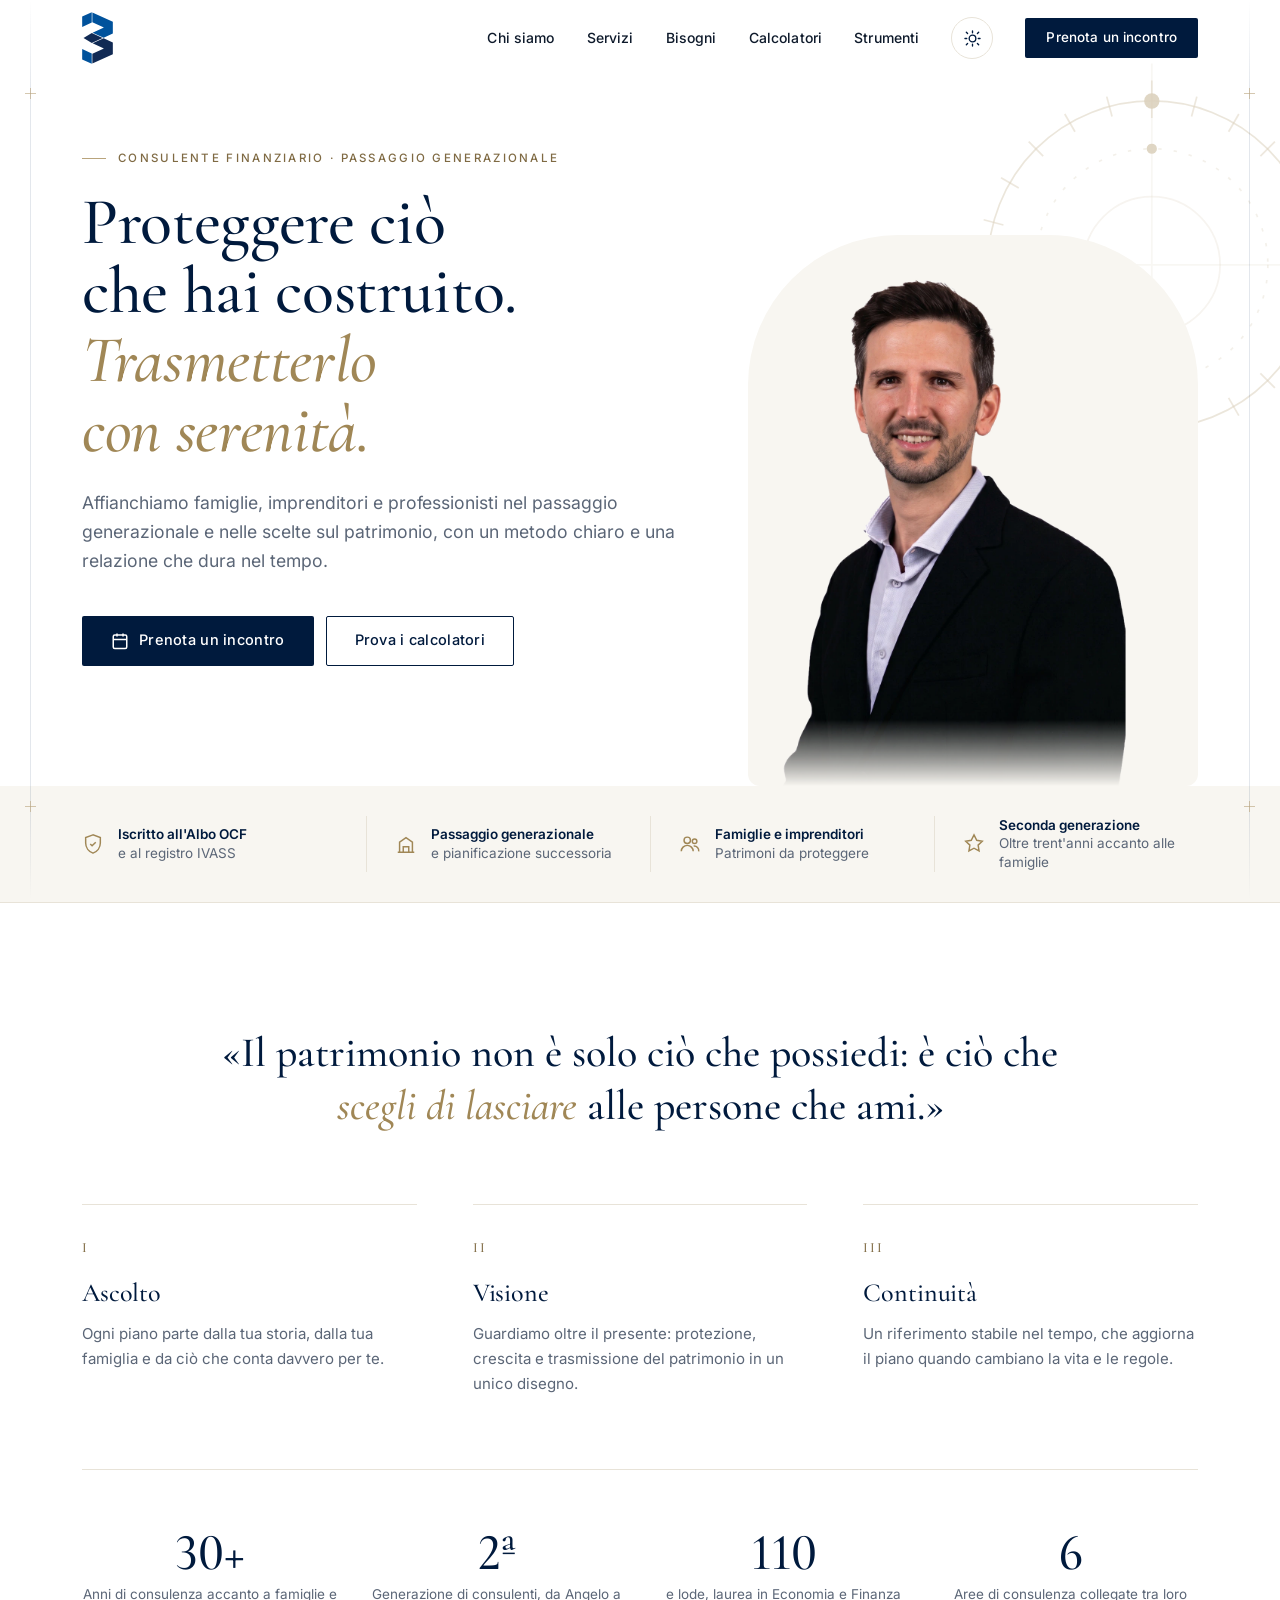
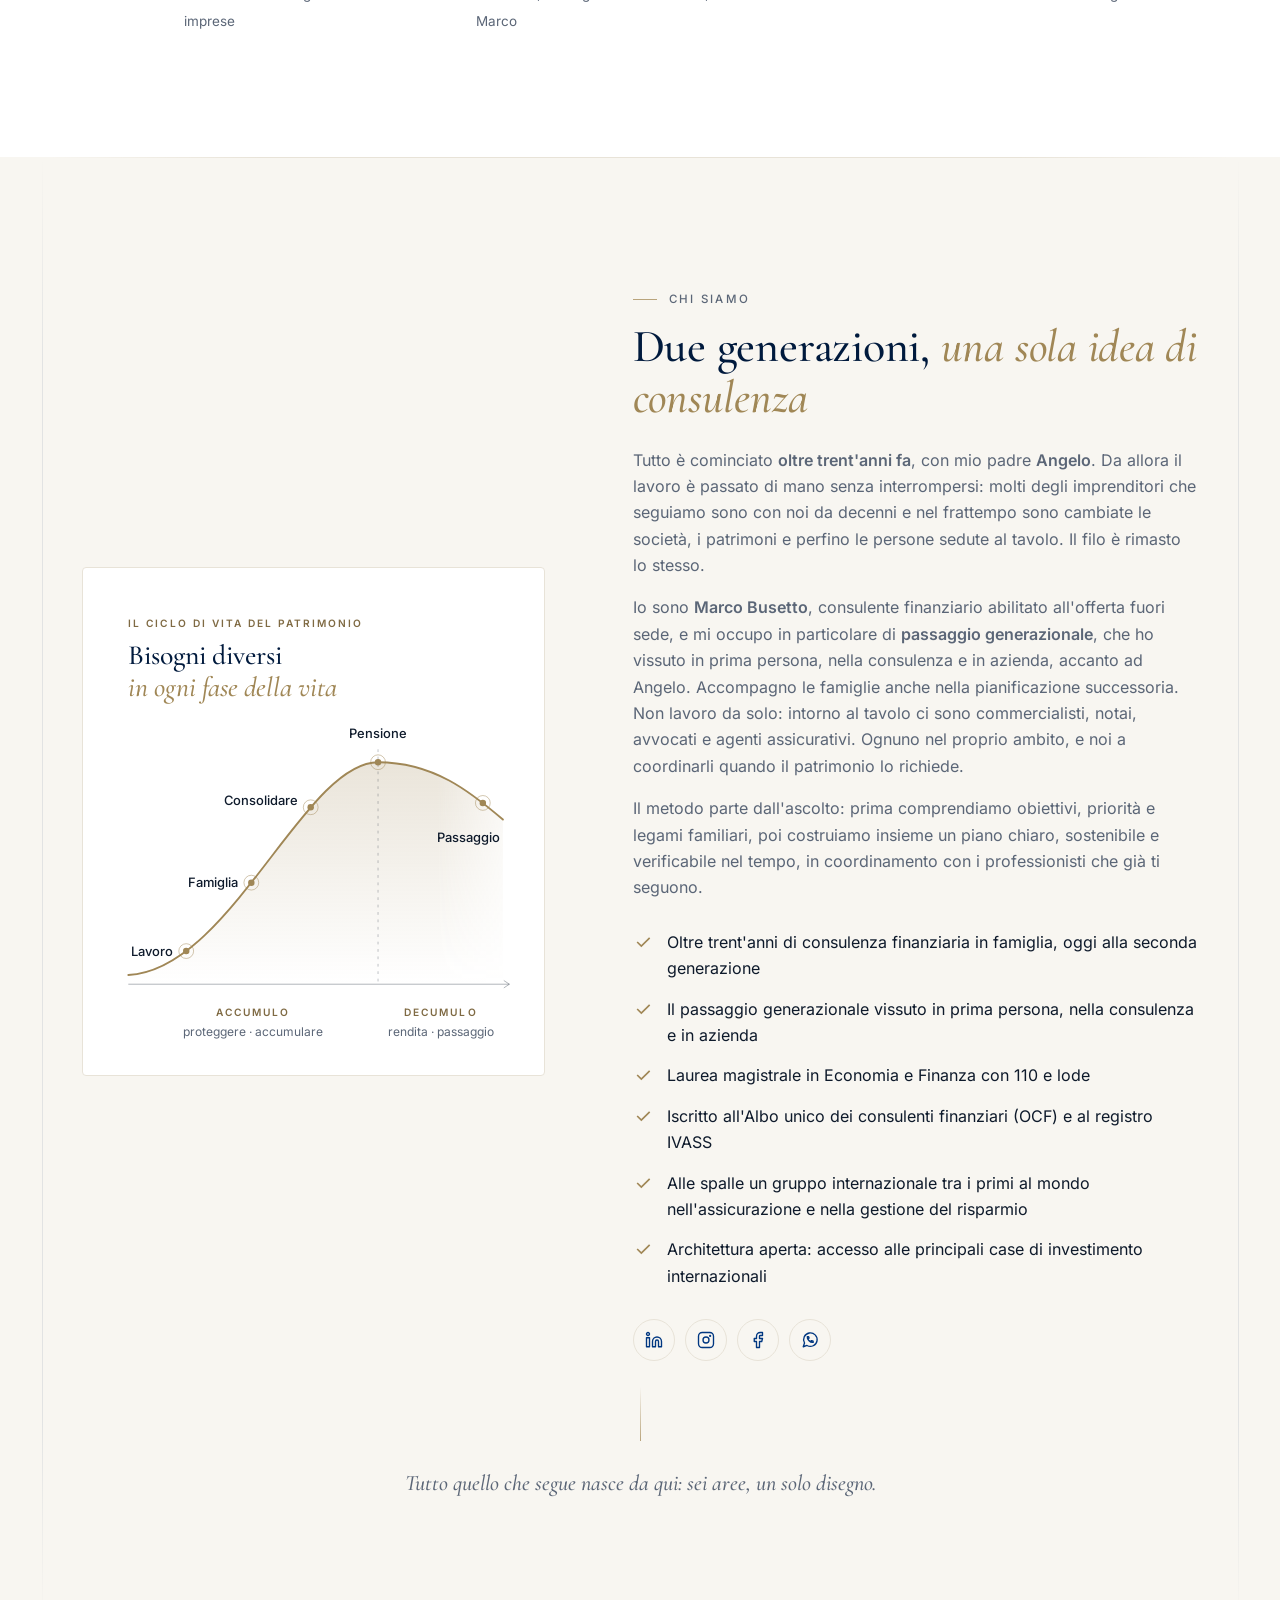
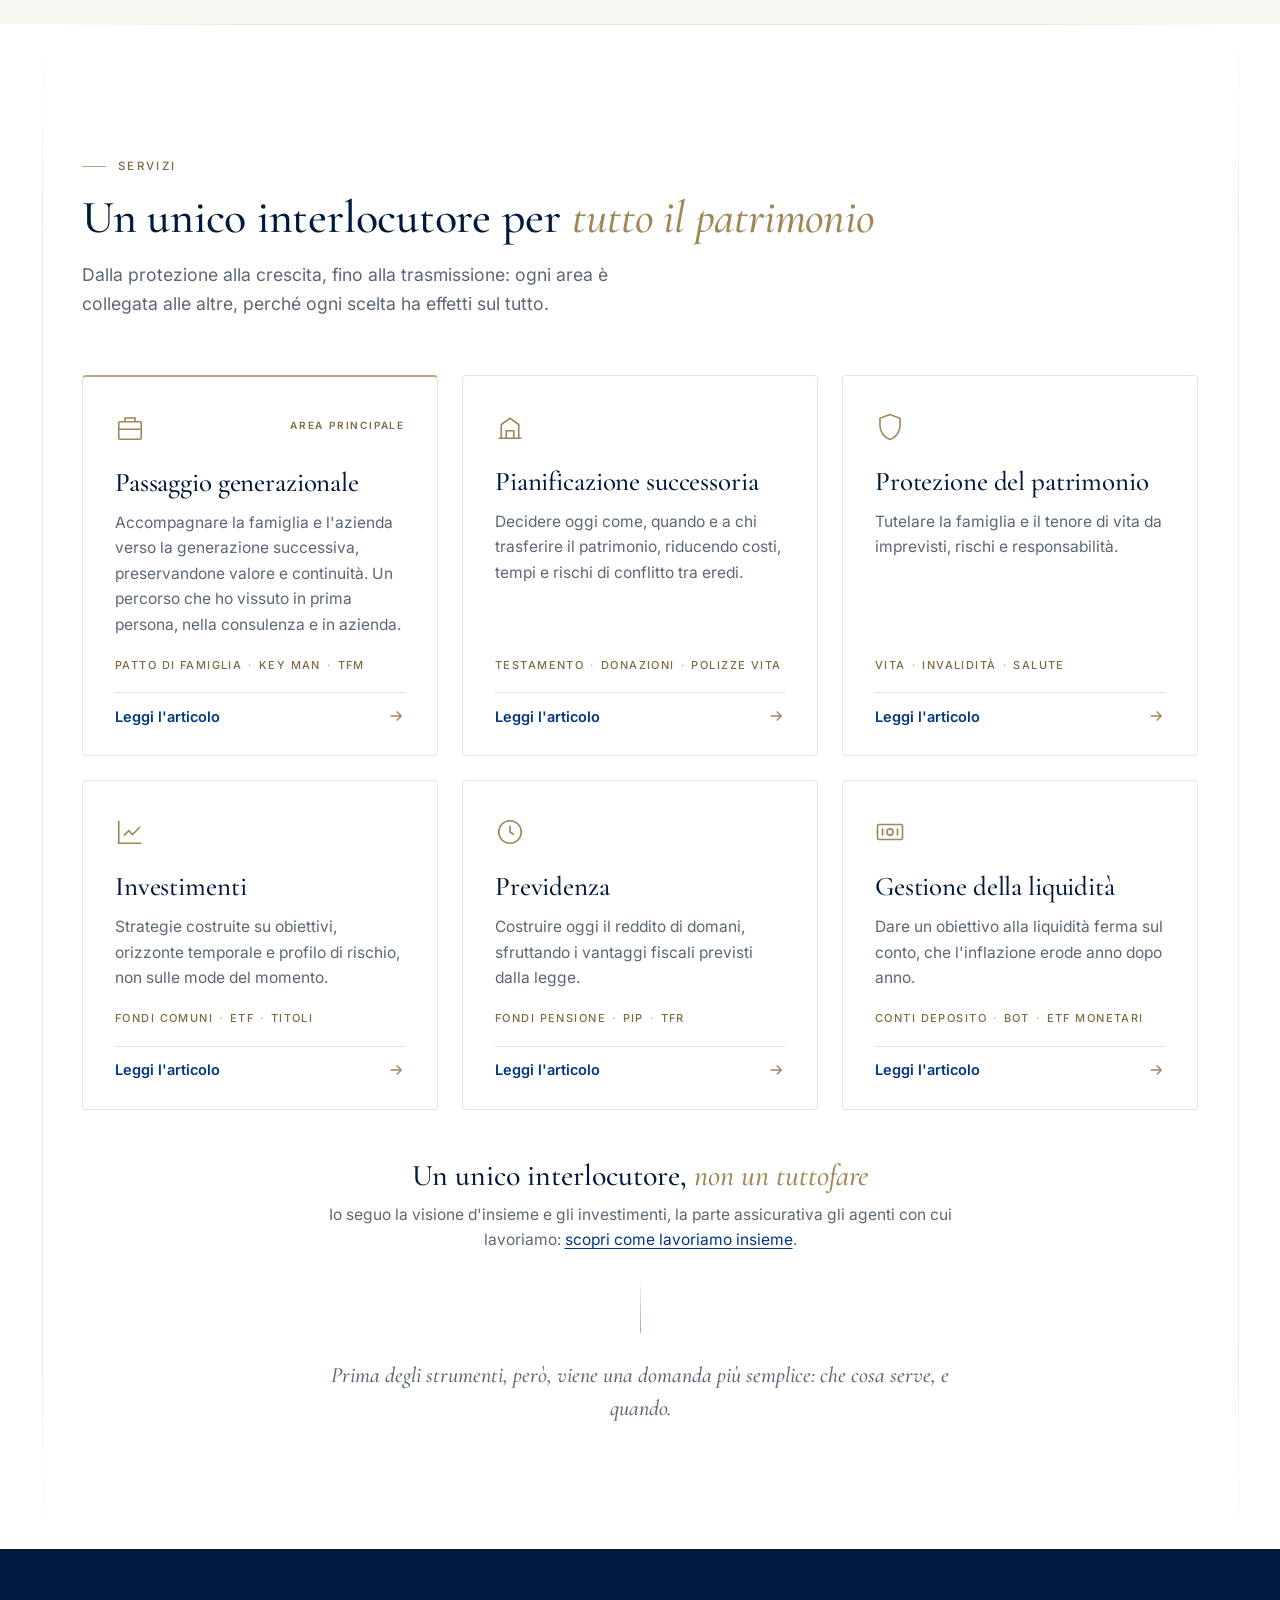
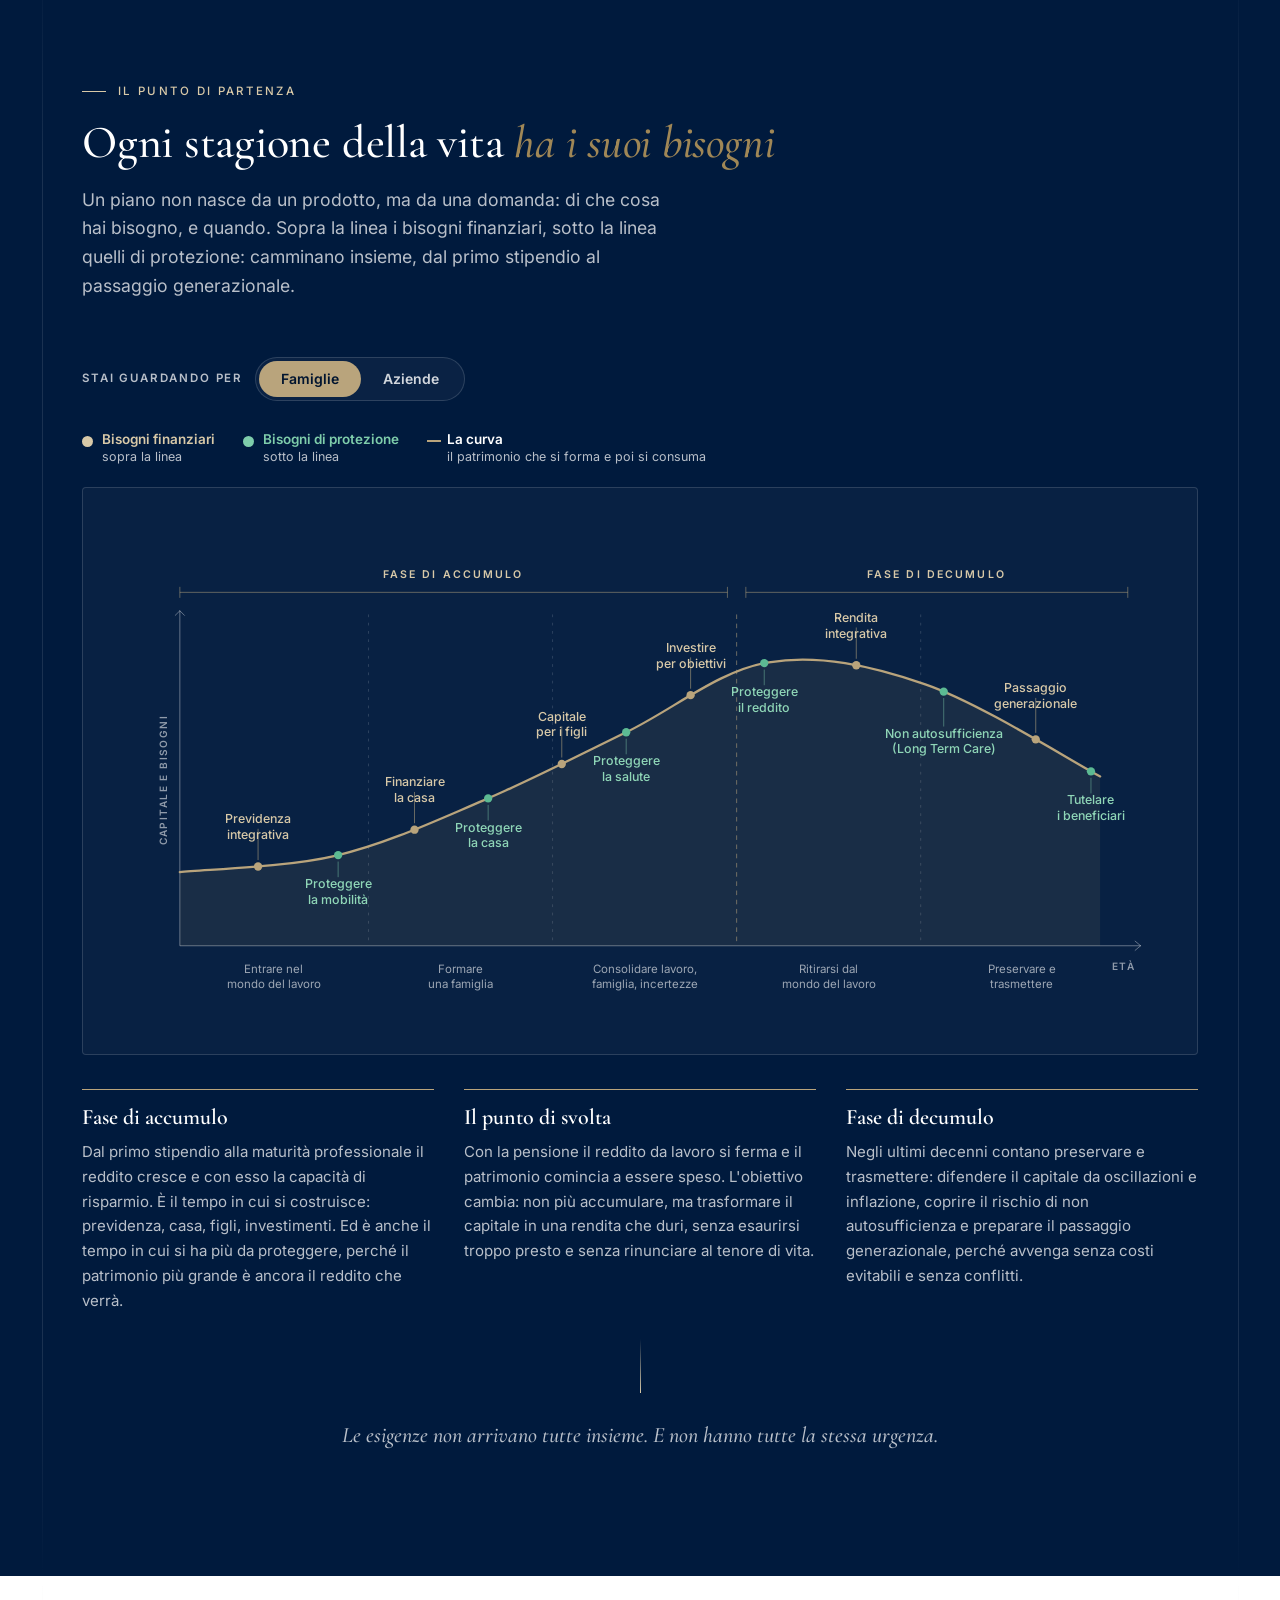
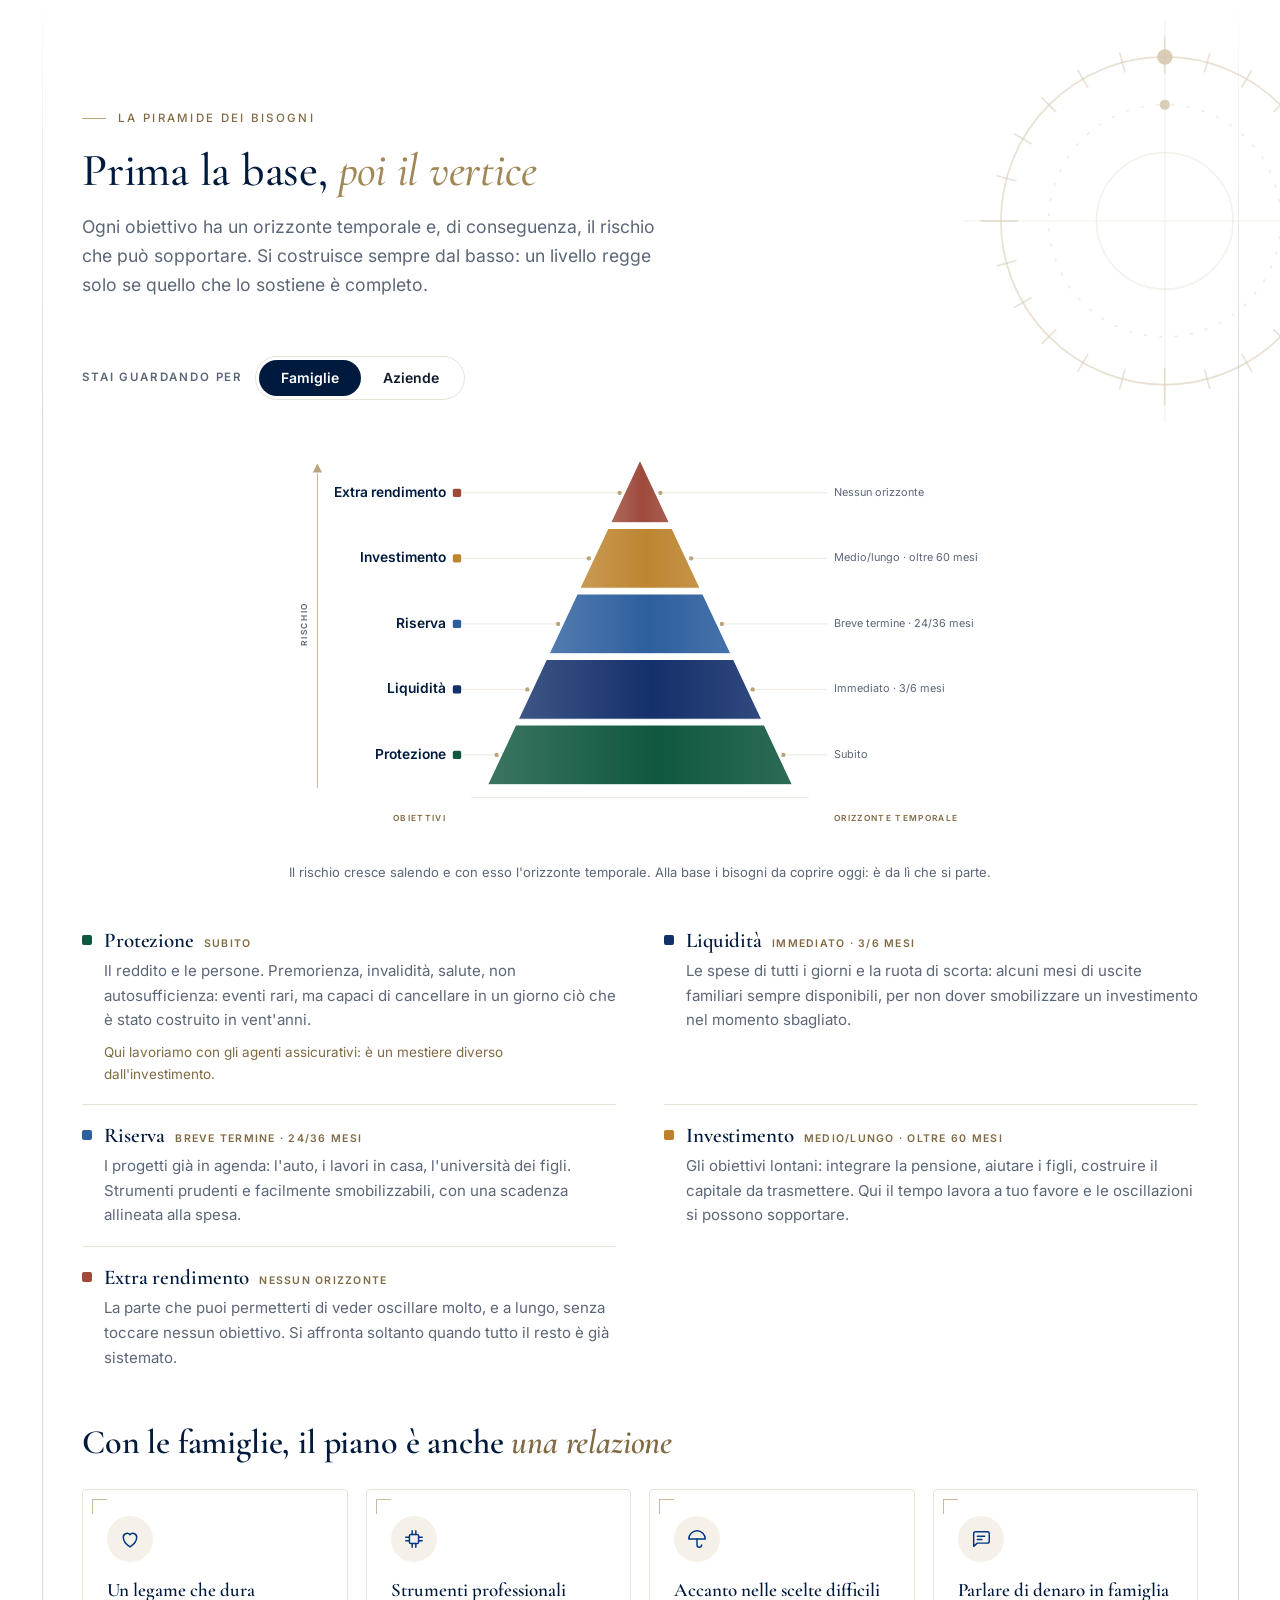
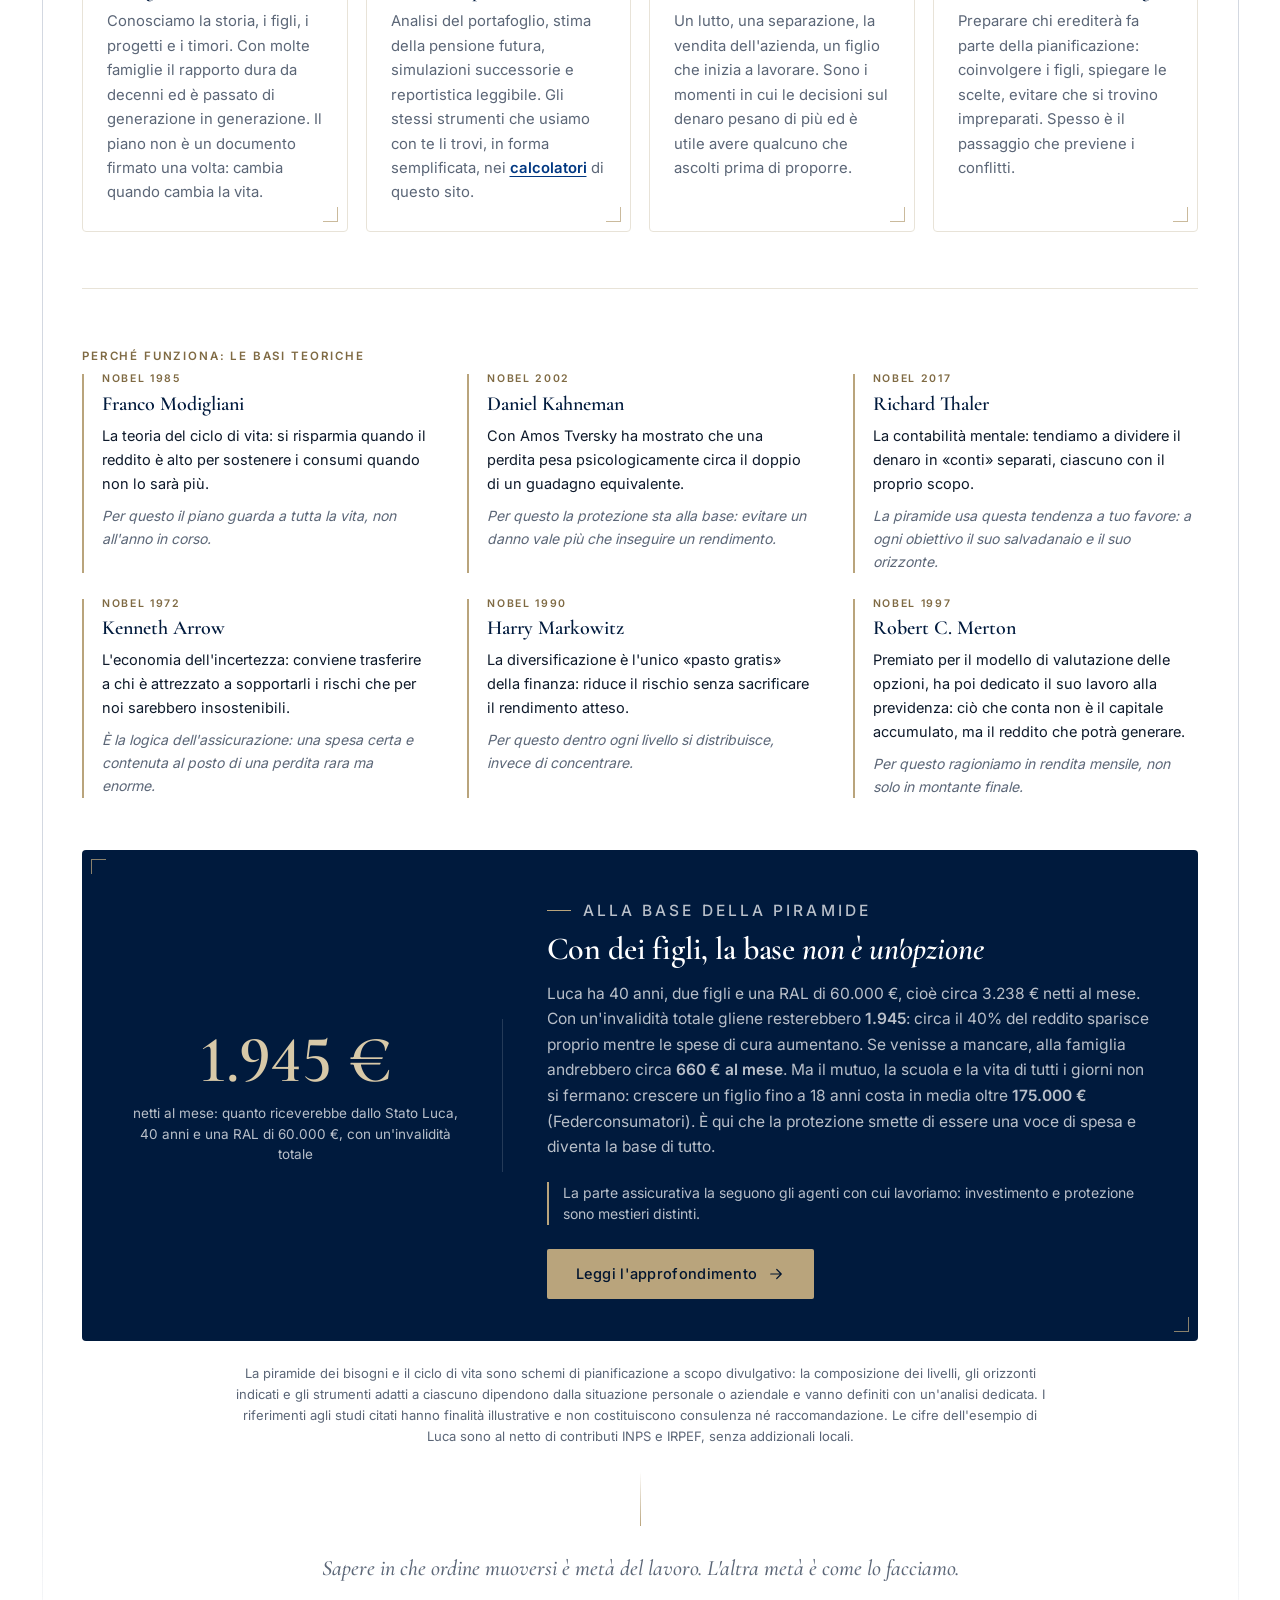
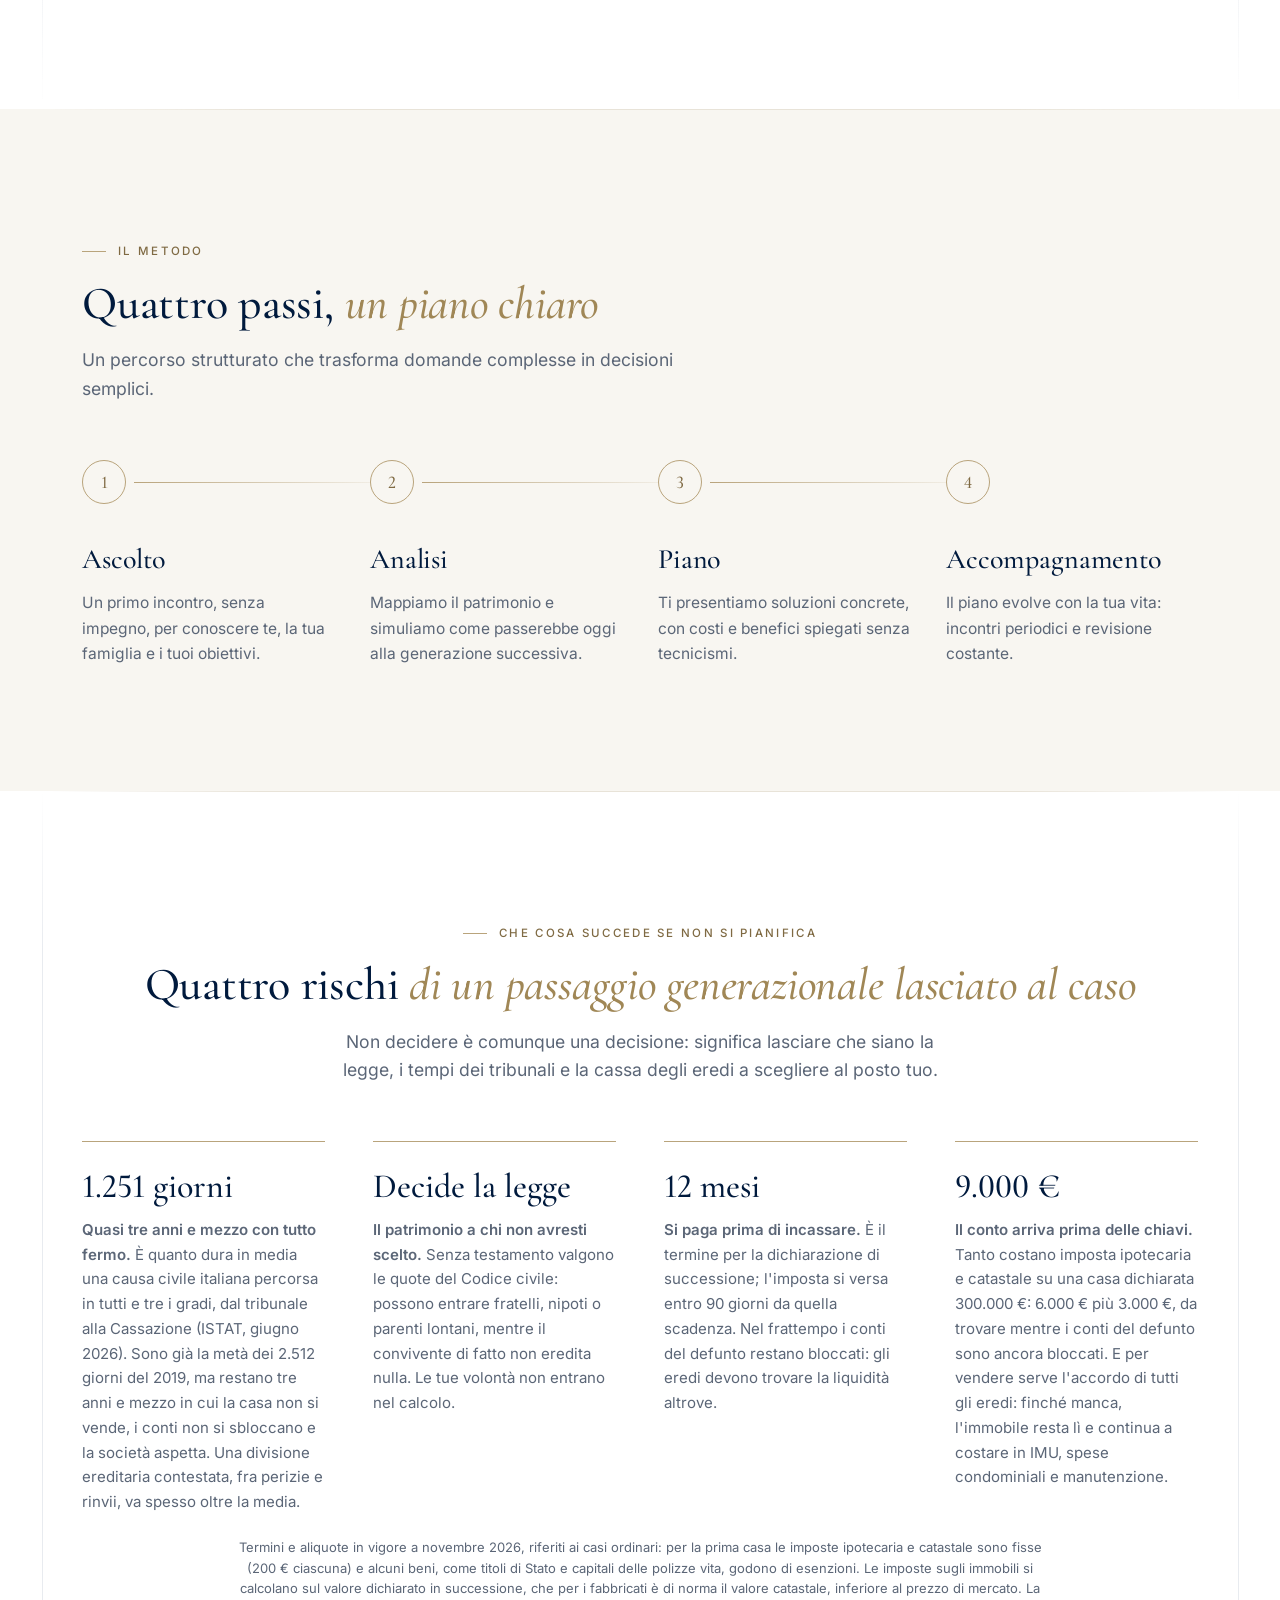
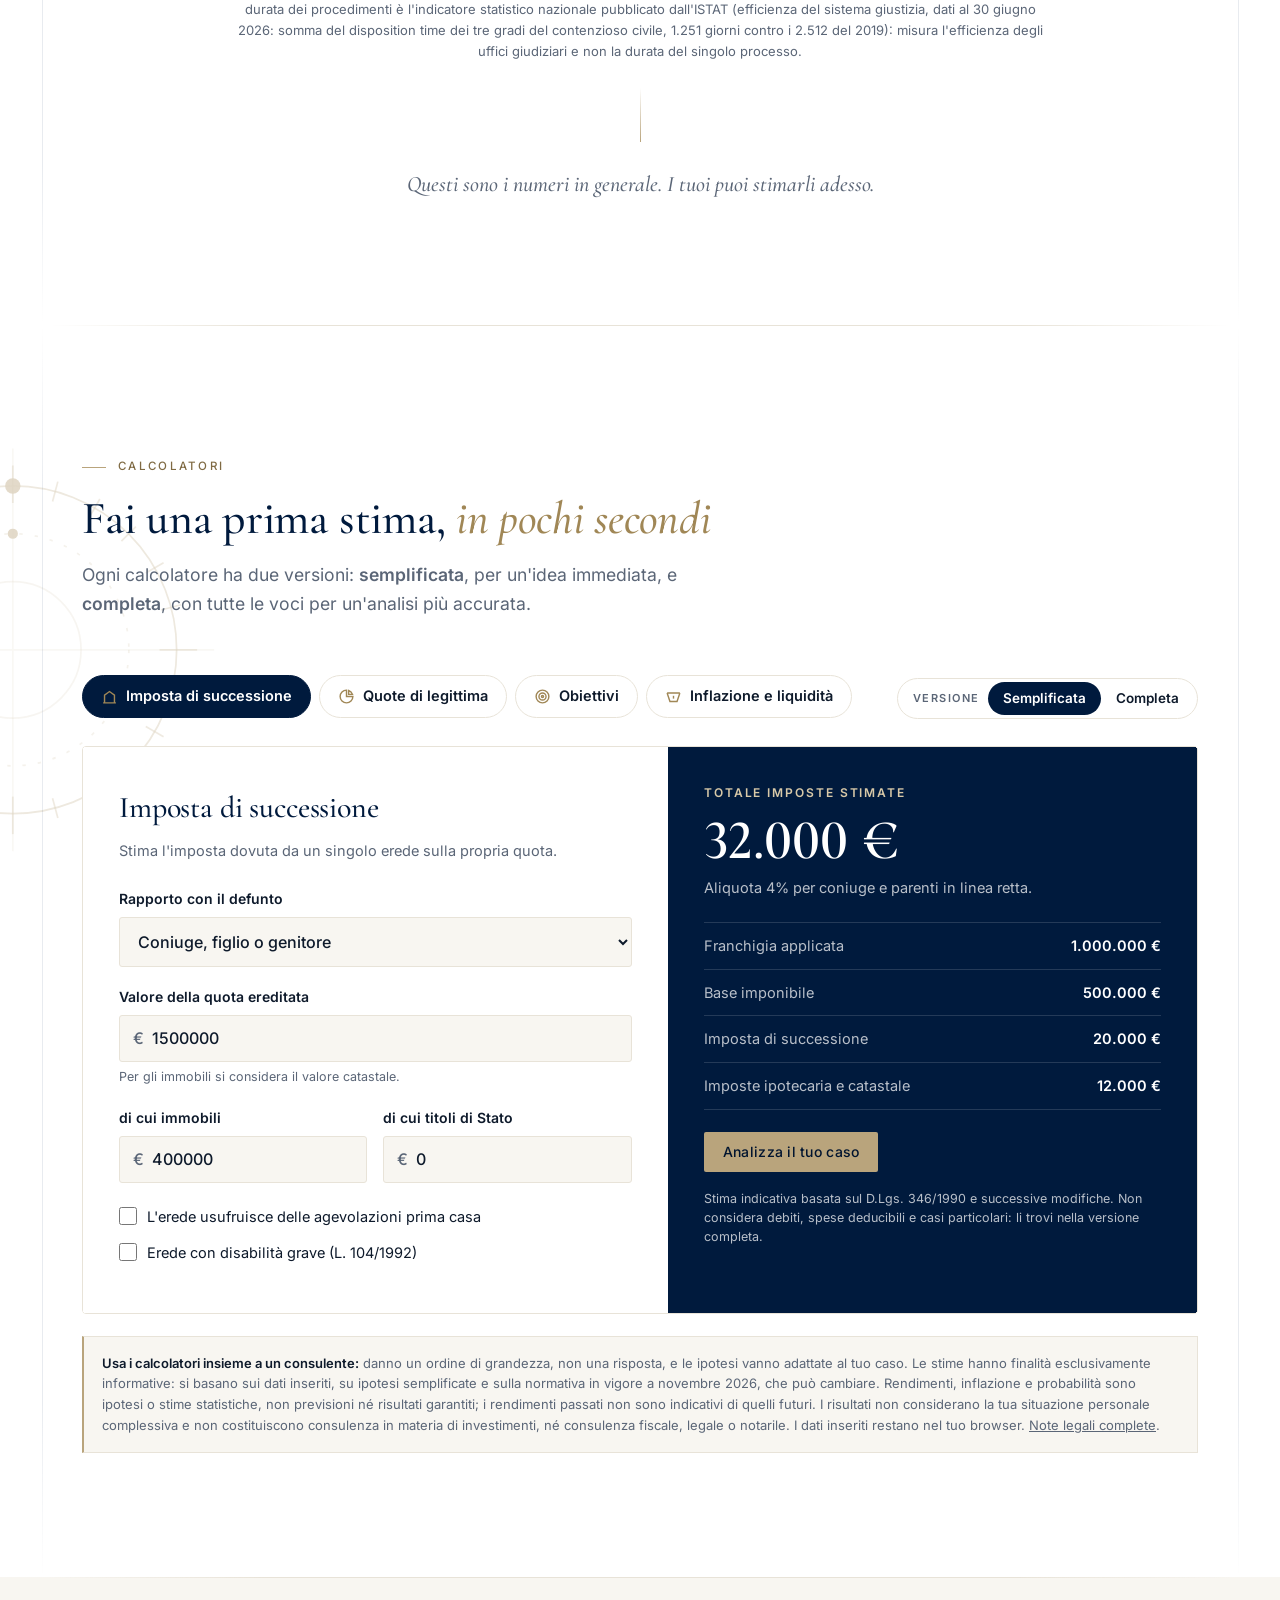
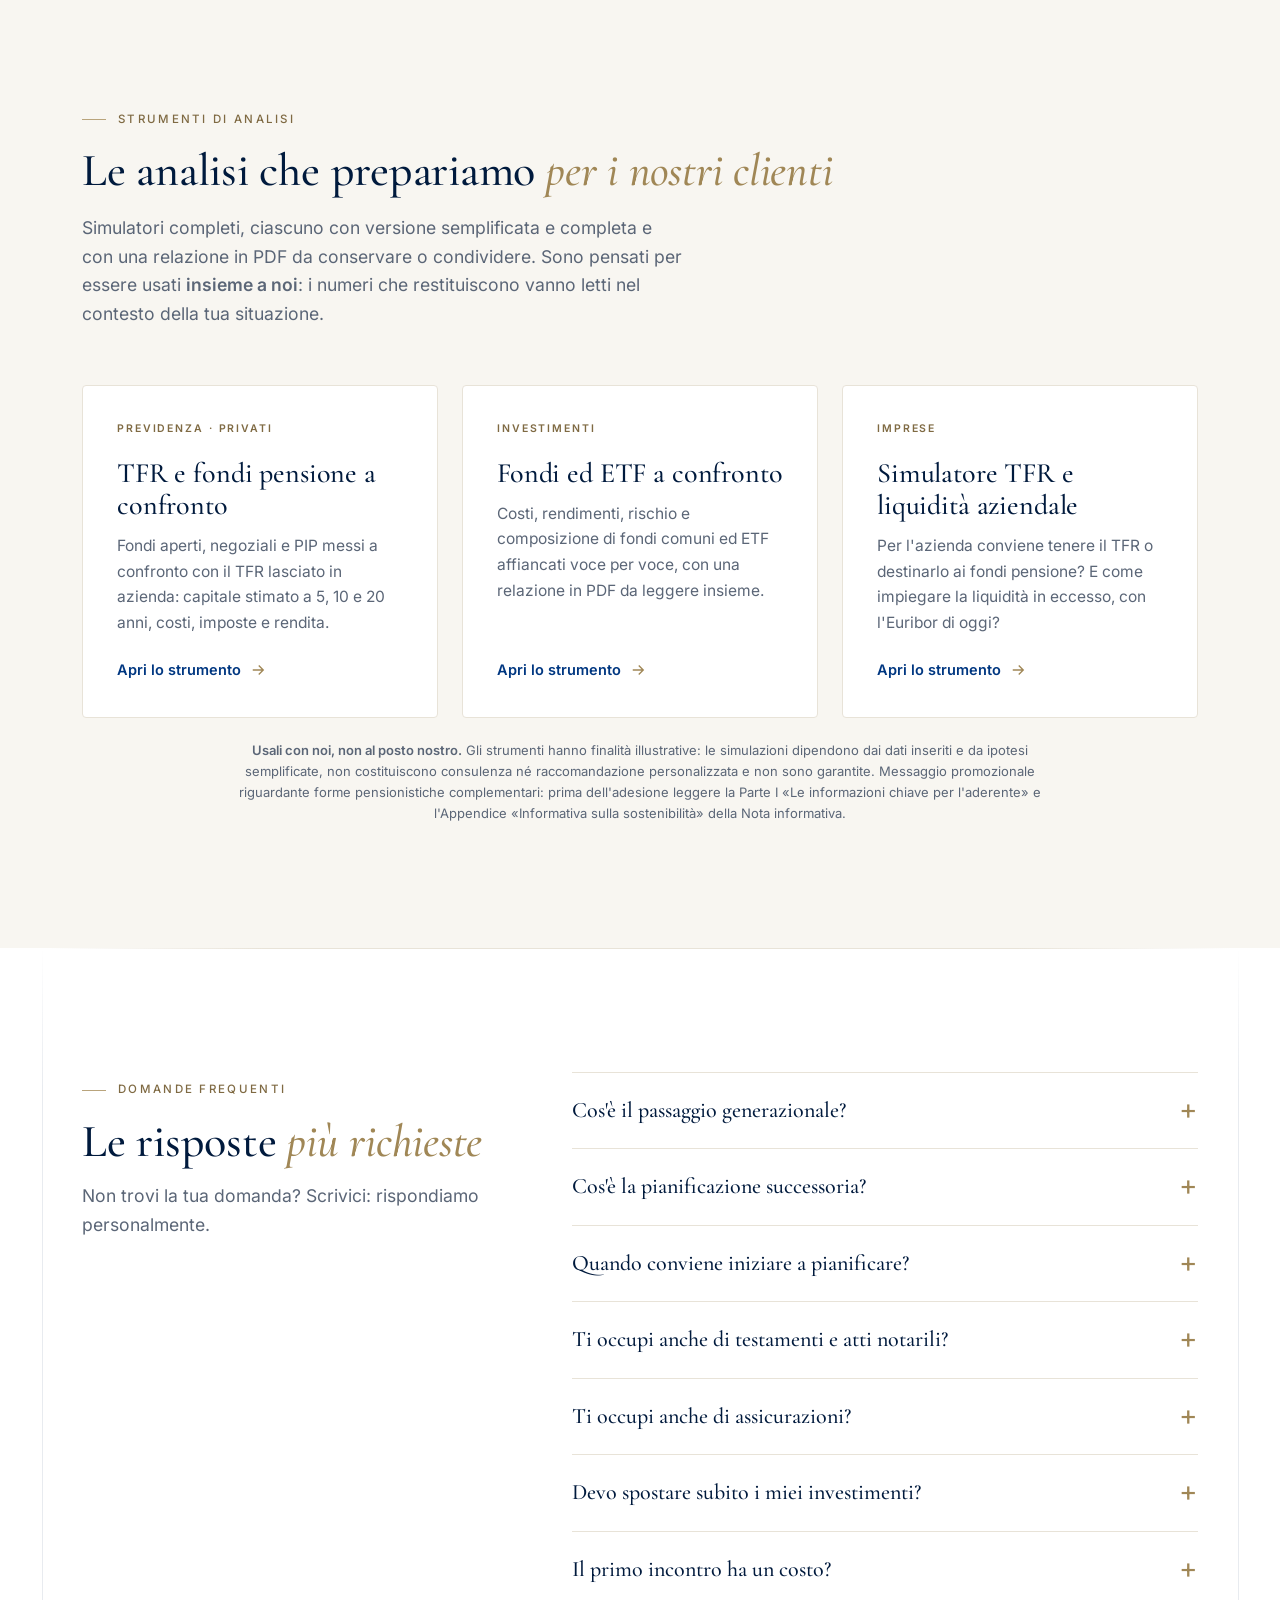
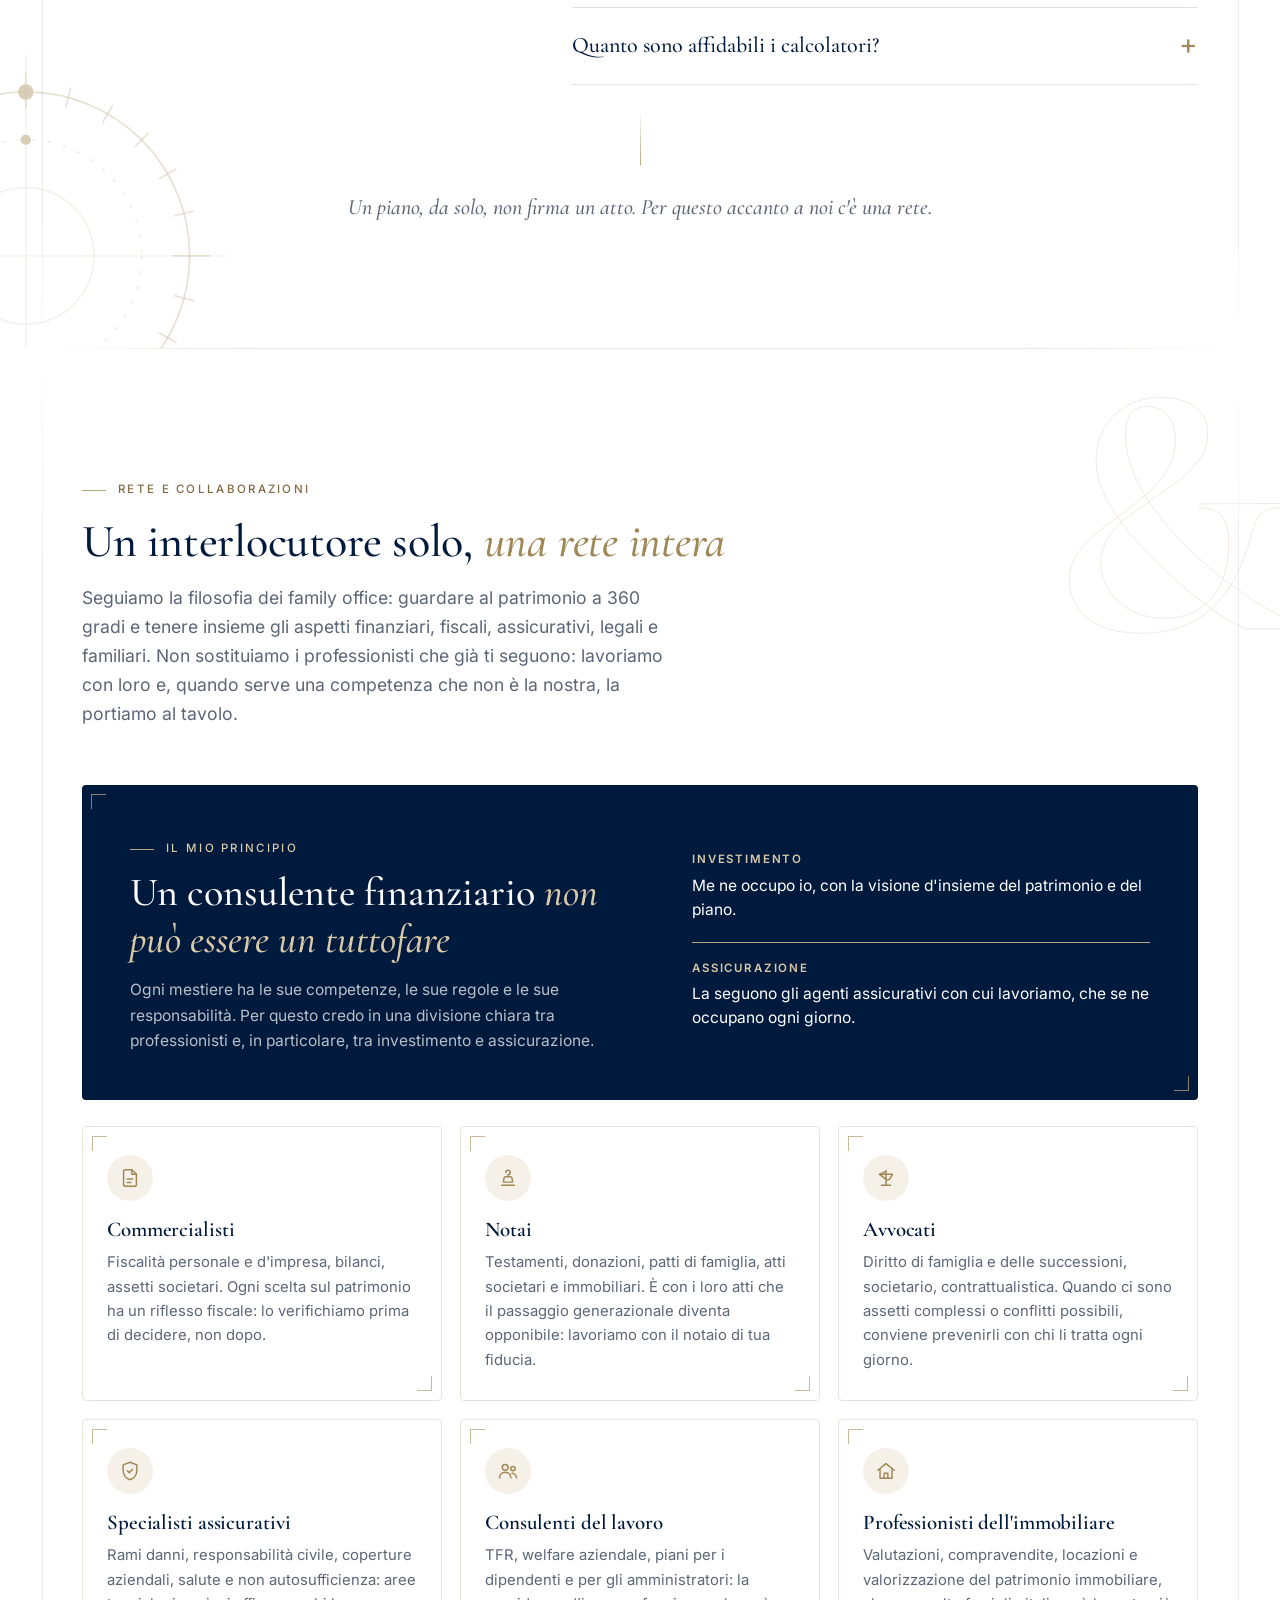
<file: index.html>
<!doctype html>
<html lang="it">
<head>
<meta charset="utf-8">
<meta name="viewport" content="width=device-width, initial-scale=1, viewport-fit=cover">
<title>Marco Busetto · Consulente Finanziario a Venezia</title>
<meta name="description" content="Marco Busetto, consulente finanziario: passaggio generazionale, pianificazione successoria e protezione del patrimonio. Prova i calcolatori e fissa un primo incontro.">
<meta property="og:title" content="Marco Busetto · Consulente Finanziario">
<meta property="og:description" content="Passaggio generazionale, protezione del patrimonio e investimenti per famiglie e imprenditori.">
<meta property="og:type" content="website">
<meta property="og:url" content="https://marcobusetto.it/">
<meta property="og:site_name" content="Marco Busetto">
<meta property="og:locale" content="it_IT">
<meta property="og:image" content="https://marcobusetto.it/img/anteprima.jpg">
<meta property="og:image:type" content="image/jpeg">
<meta property="og:image:width" content="1200">
<meta property="og:image:height" content="630">
<meta property="og:image:alt" content="Marco Busetto, consulente finanziario: proteggere ciò che hai costruito, trasmetterlo con serenità.">
<meta name="twitter:card" content="summary_large_image">
<link rel="canonical" href="https://marcobusetto.it/">
<meta name="theme-color" content="#ffffff">
<script>
(function(){var d=document.documentElement,t=null;try{t=localStorage.getItem("mb-tema")}catch(e){}
if(t!=="chiaro"&&t!=="scuro"){t=window.matchMedia&&matchMedia("(prefers-color-scheme: dark)").matches?"scuro":"chiaro"}
if(t==="scuro"){d.setAttribute("data-theme","dark");
var m=document.querySelector('meta[name=theme-color]');if(m)m.content="#04122a"}})();
</script>
<link rel="icon" type="image/svg+xml" href="img/logo-b.svg">
<link rel="stylesheet" href="fonts/fonts.css">
<style>
:root{
  --navy-950:#00142f; --navy-900:#001a3d; --navy-800:#002456; --navy:#003781; --navy-500:#2f5fa8;
  /* oro tenue: --gold per linee e dettagli, --gold-deep per titoli e icone, --gold-ink per i testi piccoli */
  --gold:#b9a47c; --gold-2:#d8c9a8; --gold-deep:#a08756; --gold-ink:#7f6a43; --gold-soft:#f5f1e8;
  --ivory:#f8f6f1; --paper:#ffffff; --ink:#0e1a2b; --muted:#5b6677; --line:#e8e3d8;
  /* colori per il testo, così il tema scuro può ridefinirli in un punto solo */
  --head:#001a3d; --navy-l:#003781; --gold-d:#7f6a43; --ink-2:#3a4657;
  --on-dark:#ffffff; --on-dark-muted:rgba(255,255,255,.72); --line-dark:rgba(255,255,255,.14);
  --serif:"Cormorant Garamond",Georgia,"Times New Roman",serif;
  --sans:Inter,system-ui,-apple-system,"Segoe UI",Roboto,sans-serif;
  --r:4px; --shadow:0 1px 2px rgba(0,20,47,.04),0 16px 36px -24px rgba(0,20,47,.2);
  --wrap:1180px; --pad:16px;
}
@media (min-width:720px){:root{--pad:32px}}
*{box-sizing:border-box}
html{scroll-behavior:smooth;-webkit-text-size-adjust:100%}
body{margin:0;background:var(--paper);color:var(--ink);font:16px/1.65 var(--sans);overflow-x:hidden;-webkit-font-smoothing:antialiased}
img{max-width:100%;height:auto;display:block}
a{color:inherit}
.wrap{max-width:var(--wrap);margin:0 auto;padding:0 var(--pad)}
[hidden]{display:none!important}
.sr{position:absolute;width:1px;height:1px;overflow:hidden;clip:rect(0 0 0 0)}

/* ---------- type ---------- */
.eyebrow{display:inline-flex;align-items:center;gap:12px;font:500 11.5px/1 var(--sans);letter-spacing:.2em;text-transform:uppercase;color:var(--gold-ink);margin:0 0 20px}
.eyebrow::before{content:"";width:24px;height:1px;background:var(--gold)}
h1,h2,h3{font-family:var(--serif);font-weight:500;letter-spacing:-.005em;margin:0}
h2{font-size:clamp(32px,4.2vw,46px);line-height:1.1;color:var(--head)}
h2 em,h1 em{font-style:italic;font-weight:500;color:var(--gold-deep)}
.lead{font-size:17.5px;color:var(--muted);max-width:600px}
section{position:relative}
.sec{padding:80px 0}
@media (min-width:960px){.sec{padding:124px 0}}
.sec-head{margin-bottom:56px}
.sec-head.center{text-align:center}
.sec-head.center .lead{margin:18px auto 0}
.sec-head .lead{margin-top:18px}
@media (max-width:719px){.sec-head.center{text-align:left}.sec-head.center .lead{margin:18px 0 0}}

/* ---------- buttons ---------- */
.btn{display:inline-flex;align-items:center;justify-content:center;gap:10px;padding:15px 28px;border-radius:2px;
  font:500 14.5px/1 var(--sans);letter-spacing:.02em;text-decoration:none;cursor:pointer;border:1px solid transparent;transition:background .2s,color .2s,border-color .2s}
.btn svg{width:18px;height:18px}
.btn-gold{background:var(--gold);color:var(--navy-950)}
.btn-gold:hover{background:var(--gold-2)}
.btn-navy{background:var(--navy-900);color:#fff}
.btn-navy:hover{background:var(--navy)}
.btn-line{border-color:var(--navy-900);color:var(--head);background:transparent}
.btn-line:hover{background:var(--navy-900);color:#fff}

/* ---------- header ---------- */
.hdr{position:fixed;inset:0 0 auto;z-index:50;transition:background .3s,box-shadow .3s}
.hdr .wrap{display:flex;align-items:center;justify-content:space-between;height:76px}
.hdr.solid{background:rgba(255,255,255,.94);backdrop-filter:blur(12px);-webkit-backdrop-filter:blur(12px);box-shadow:0 1px 0 var(--line)}
.brand{display:inline-flex;align-items:center;text-decoration:none}
.brand img{display:block;height:52px;width:auto}
/* sul telefono il monogramma gira di un quarto: la B coricata diventa una M */
@media (max-width:1023px){
  .brand{position:relative;display:block;width:52px;height:52px}
  .brand img{position:absolute;top:50%;left:50%;transform:translate(-50%,-50%) rotate(-90deg)}
}
.nav{display:none;align-items:center;gap:32px}
.nav a{color:var(--ink);text-decoration:none;font-size:14px;font-weight:500;letter-spacing:.01em;transition:color .2s}
.nav a:hover{color:var(--gold-ink)}
.nav .btn{padding:12px 20px;font-size:13.5px;color:#fff}
.nav .btn:hover{color:#fff}
.menu-btn{width:44px;height:44px;border:1px solid var(--line);background:transparent;color:var(--head);border-radius:2px;display:grid;place-items:center;cursor:pointer}
@media (min-width:1024px){.nav{display:flex}.menu-btn{display:none}}
/* stessa altezza e stessi margini dell'intestazione: aprendo il menu
   il logo e il pulsante restano dove sono, senza scatti */
.mnav{position:fixed;inset:0;z-index:60;background:var(--paper);color:var(--ink);display:flex;flex-direction:column;padding:0 var(--pad) 40px;overflow-y:auto;
  transform:translateY(-100%);transition:transform .35s ease;visibility:hidden}
.mnav.open{transform:none;visibility:visible}
.mnav-top{display:flex;flex:none;justify-content:space-between;align-items:center;gap:12px;height:76px;margin-bottom:16px}
.mnav-brand{margin-right:auto}
@media (max-height:760px){.mnav a.l{font-size:25px;padding:9px 0}}
.mnav a.l{display:block;font:500 30px/1.2 var(--serif);color:var(--head);text-decoration:none;padding:13px 0;border-bottom:1px solid var(--line)}
.mnav .btn{margin-top:28px}

/* ---------- hero ---------- */
.hero{background:var(--paper);overflow:hidden;padding-top:92px}
.hero-grid{position:relative;display:grid;gap:0;align-items:end}
.hero-text{padding:20px 0 56px;text-align:center}
.hero .eyebrow{justify-content:center;line-height:1.6}
.hero .eyebrow::before{display:none}
.hero h1{font-size:clamp(40px,5.6vw,66px);line-height:1.05;color:var(--head);margin:0 0 24px}
.hero h1 .ln{display:block;text-wrap:balance}
.hero .lead{margin:0 auto 34px}
.hero-ctas{display:flex;flex-direction:column;gap:12px}
.portrait{position:relative;justify-self:center;width:min(70%,278px);order:-1;background:var(--ivory);border-radius:96px 96px 10px 10px;overflow:hidden}
.portrait img{display:block;width:100%;height:auto;-webkit-mask-image:linear-gradient(#000 88%,transparent);mask-image:linear-gradient(#000 88%,transparent)}
@media (min-width:960px){
  .hero{padding-top:100px}
  .hero-grid{grid-template-columns:1.12fr .88fr;gap:56px}
  .hero-text{text-align:left;padding:40px 0 120px;align-self:center}
  .hero .lead{margin:0 0 40px}
  .hero .eyebrow{justify-content:flex-start}
  .hero .eyebrow::before{display:block}
  .hero-ctas{flex-direction:row}
  .portrait{order:0;width:100%;max-width:450px;justify-self:end;border-radius:150px 150px 12px 12px}
}
.trust{background:var(--ivory);border-bottom:1px solid var(--line)}
.trust ul{list-style:none;margin:0 auto;padding:24px var(--pad);display:grid;grid-template-columns:1fr 1fr;gap:20px}
.trust li{display:flex;align-items:center;gap:14px;font-size:13.5px;color:var(--muted);line-height:1.4}
.trust li b{display:block;color:var(--head);font-weight:600}
.trust svg{flex:none;width:22px;height:22px;color:var(--gold-deep)}
.trust a{text-decoration:none}
@media (min-width:960px){.trust ul{grid-template-columns:repeat(4,1fr);padding:30px var(--pad)}.trust li+li{border-left:1px solid var(--line);padding-left:28px}}

/* ---------- intro / pillars ---------- */
.intro{background:var(--paper)}
.quote{font:500 clamp(28px,3.6vw,42px)/1.25 var(--serif);color:var(--head);max-width:880px;margin:0 auto;text-align:center}
.quote em{color:var(--gold-deep);font-style:italic}
.pillars{display:grid;gap:0 56px;margin-top:72px}
.pillar{padding:28px 0 8px;border-top:1px solid var(--line)}
.pillar .n{font:500 14px/1 var(--serif);color:var(--gold-ink);letter-spacing:.14em}
.pillar h3{font-size:26px;color:var(--head);margin:12px 0 8px}
.pillar p{margin:0;color:var(--muted);font-size:15px}
@media (min-width:820px){.pillars{grid-template-columns:repeat(3,1fr)}}
.stats{display:grid;grid-template-columns:repeat(2,1fr);gap:32px;margin-top:64px;padding-top:56px;border-top:1px solid var(--line);text-align:center}
.stat b{display:block;font:500 clamp(38px,5vw,52px)/1.05 var(--serif);color:var(--head)}
.stat span{font-size:13.5px;color:var(--muted)}
@media (min-width:820px){.stats{grid-template-columns:repeat(4,1fr)}}

/* ---------- about ---------- */
#chi-sono{background:var(--ivory)}
.about-grid{display:grid;gap:56px;align-items:center}
.about-photo{position:relative;background:var(--paper);border:1px solid var(--line);border-radius:var(--r);overflow:hidden;aspect-ratio:4/4.4;max-width:480px;width:100%;margin:0 auto}
.about-text p{color:var(--muted);margin:0 0 16px}
.about-text h2{margin-bottom:24px}
.checks{list-style:none;padding:0;margin:28px 0 30px;display:grid;gap:14px}
.checks li{display:flex;gap:14px;align-items:flex-start}
.checks svg{flex:none;width:20px;height:20px;color:var(--gold-deep);margin-top:3px}
@media (min-width:960px){.about-grid{grid-template-columns:.9fr 1.1fr;gap:88px}}

/* ---------- services ---------- */
.svc-grid{display:grid;gap:24px}
@media (min-width:720px){.svc-grid{grid-template-columns:1fr 1fr}}
@media (min-width:1080px){.svc-grid{grid-template-columns:repeat(3,1fr)}}
.svc{position:relative;background:var(--paper);border:1px solid var(--line);border-radius:var(--r);padding:36px 32px 30px;display:flex;flex-direction:column}
.svc:hover{border-color:var(--gold);box-shadow:var(--shadow)}
.svc .ic{color:var(--gold-deep);margin-bottom:24px;line-height:0}
.svc .ic svg{width:30px;height:30px;stroke-width:1.3}
.svc h3{font-size:27px;line-height:1.15;color:var(--head);margin-bottom:12px}
.svc p{color:var(--muted);margin:0 0 18px;font-size:15.5px}
.svc.feat{border-top:2px solid var(--gold)}
.tag{position:absolute;top:40px;right:32px;font-size:10px;letter-spacing:.18em;text-transform:uppercase;font-weight:600;color:var(--gold-ink)}
.svc .kw{margin:auto 0 18px;font-size:11px;line-height:1.7;font-weight:500;letter-spacing:.13em;text-transform:uppercase;color:var(--gold-ink)}
.svc .kw span{white-space:nowrap}
.svc .kw i{font-style:normal;color:var(--gold);margin:0 .15em}
.svc .kw + .read{margin-top:0}

/* ---------- method ---------- */
.method{background:var(--ivory);overflow:hidden}
.steps{list-style:none;margin:0;padding:0;display:grid;gap:0;position:relative}
.step{position:relative;padding:0 0 40px 68px}
.step::before{content:"";position:absolute;left:21px;top:46px;bottom:0;width:1px;background:linear-gradient(var(--gold),rgba(185,164,124,.12))}
.step:last-child::before{display:none}
.step .num{position:absolute;left:0;top:0;width:44px;height:44px;border-radius:50%;border:1px solid var(--gold);display:grid;place-items:center;font:500 18px/1 var(--serif);color:var(--gold-ink);background:var(--ivory)}
.step h3{font-size:28px;color:var(--head);margin:4px 0 8px}
.step p{margin:0;color:var(--muted);font-size:15.5px}
@media (min-width:960px){
  .steps{grid-template-columns:repeat(4,1fr);gap:36px}
  .step{padding:72px 0 0}
  .step::before{left:52px;right:-36px;top:22px;bottom:auto;width:auto;height:1px;background:linear-gradient(90deg,var(--gold),rgba(185,164,124,.12))}
}

/* ---------- facts ---------- */
.facts{background:var(--paper)}
.fact-grid{display:grid;gap:36px}
@media (min-width:720px){.fact-grid{grid-template-columns:1fr 1fr;gap:44px 48px}}
@media (min-width:1080px){.fact-grid{grid-template-columns:repeat(4,1fr);gap:48px}}
.fact{padding:26px 0 0;border-top:1px solid var(--gold)}
.fact b{display:block;font:500 34px/1.1 var(--serif);color:var(--head);margin-bottom:12px}
.fact p{margin:0;color:var(--muted);font-size:15px}

/* ---------- calculators ---------- */
.tabs{display:flex;gap:8px;overflow-x:auto;padding-bottom:4px;margin-bottom:24px;scrollbar-width:none}
.tabs::-webkit-scrollbar{display:none}
.tab{flex:none;border:1px solid var(--line);background:var(--paper);color:var(--ink);padding:12px 18px;border-radius:999px;font:600 14.5px/1 var(--sans);cursor:pointer;display:inline-flex;gap:8px;align-items:center;transition:.2s}
.tab svg{width:17px;height:17px;color:var(--gold-deep)}
.tab[aria-selected="true"]{background:var(--navy-900);border-color:var(--navy-900);color:#fff}
.calc{display:none;border:1px solid var(--line);border-radius:var(--r);overflow:hidden}
.calc.on{display:grid}
@media (min-width:900px){.calc.on{grid-template-columns:1.05fr .95fr}}
.calc-in{padding:28px 22px;background:var(--paper)}
@media (min-width:720px){.calc-in{padding:36px}}
.calc-in h3{font-size:30px;color:var(--head);margin-bottom:6px}
.calc-in .hint{color:var(--muted);font-size:14.5px;margin:0 0 24px}
.field{margin-bottom:18px}
.field label{display:block;font-weight:600;font-size:14px;margin-bottom:7px}
.field small{display:block;color:var(--muted);font-size:12.5px;margin-top:5px}
.inp{position:relative}
.inp input,.field select{width:100%;font:500 16px/1.2 var(--sans);color:var(--ink);background:var(--ivory);border:1px solid var(--line);border-radius:3px;padding:13px 14px}
.inp input:focus,.field select:focus{outline:2px solid var(--navy-500);outline-offset:1px;background:#fff}
.inp.eur input{padding-left:32px}
.inp.eur::before{content:"€";position:absolute;left:14px;top:50%;transform:translateY(-50%);color:var(--muted);font-weight:500}
.inp.pct input{padding-right:34px}
.inp.pct::after{content:"%";position:absolute;right:14px;top:50%;transform:translateY(-50%);color:var(--muted)}
.row2{display:grid;gap:0 16px}
@media (min-width:520px){.row2{grid-template-columns:1fr 1fr}}
.chk{display:flex;gap:10px;align-items:flex-start;font-size:14.5px;margin:4px 0 12px;cursor:pointer}
.chk input{width:18px;height:18px;margin:2px 0 0;accent-color:var(--navy-l)}
.chk.off{opacity:.45;pointer-events:none}
.calc-out{background:var(--navy-900);color:#fff;padding:28px 22px;position:relative;overflow:hidden}
@media (min-width:720px){.calc-out{padding:36px}}
.out-label{font-size:12px;letter-spacing:.16em;text-transform:uppercase;color:var(--gold-2);font-weight:600}
.big{font:600 clamp(40px,5vw,56px)/1.05 var(--serif);margin:8px 0 6px}
.out-sub{color:var(--on-dark-muted);font-size:14.5px;margin:0 0 22px}
.rows{border-top:1px solid var(--line-dark)}
.rows div{display:flex;justify-content:space-between;gap:16px;padding:11px 0;border-bottom:1px solid var(--line-dark);font-size:14.5px}
.rows span{color:var(--on-dark-muted)}
.rows b{font-weight:600;text-align:right}
.rows .hl b{color:var(--gold-2)}
.note{font-size:12.5px;color:var(--on-dark-muted);margin:18px 0 0;line-height:1.5}
.bar{display:flex;height:14px;border-radius:2px;overflow:hidden;margin:20px 0 14px;background:rgba(255,255,255,.08)}
.bar i{display:block;height:100%}
.legend{display:grid;gap:8px;font-size:14px}
.legend div{display:flex;align-items:center;gap:10px}
.legend i{width:10px;height:10px;border-radius:2px;flex:none}
.legend span{flex:1;color:var(--on-dark-muted)}
.chart{width:100%;height:auto;margin:6px 0 14px}
.calc-cta{display:flex;flex-wrap:wrap;gap:10px;margin-top:22px}
.calc-cta .btn{padding:12px 18px;font-size:14px}
.disclaimer{margin-top:18px;font-size:13px;color:var(--muted);text-align:center}

/* ---------- calculators: version switch & complete version ---------- */
.calc-top{display:flex;flex-wrap:wrap;align-items:center;justify-content:space-between;gap:14px 20px;margin-bottom:24px}
.calc-top .tabs{margin-bottom:0;flex:1 1 auto;min-width:0}
.modo{flex:none;display:inline-flex;align-items:center;border:1px solid var(--line);border-radius:999px;padding:3px;background:var(--paper)}
.modo span{padding:0 8px 0 12px;font:600 11px/1 var(--sans);letter-spacing:.14em;text-transform:uppercase;color:var(--muted)}
.modo button{font:600 13.5px/1 var(--sans);border:0;background:transparent;color:var(--ink);padding:10px 15px;border-radius:999px;cursor:pointer;transition:background .2s,color .2s}
.modo button[aria-pressed="true"]{background:var(--navy-900);color:#fff}
@media (max-width:560px){.modo{width:100%}.modo button{flex:1}}
[data-cm="s"] .only-c,[data-cm="c"] .only-s{display:none!important}
.grp-t{margin:24px 0 14px;padding-top:18px;border-top:1px solid var(--line);font:600 11.5px/1 var(--sans);letter-spacing:.16em;text-transform:uppercase;color:var(--gold-ink)}
.row3{display:grid;gap:0 12px;grid-template-columns:repeat(3,minmax(0,1fr));align-items:end}
.row3 label{font-size:13px}
.heirs{display:grid;gap:6px;margin:4px 0 6px}
.heir{display:grid;grid-template-columns:minmax(0,1fr) 116px 54px;gap:10px;align-items:center;font-size:14.5px}
.heir.h{font:600 10.5px/1.2 var(--sans);letter-spacing:.1em;text-transform:uppercase;color:var(--muted)}
.heir.h span:nth-child(n+2){text-align:center}
.heir .inp.pct input{padding:10px 28px 10px 8px;text-align:right;font-size:15px}
.heir .inp.pct input:disabled{color:var(--ink);opacity:1;background:#efebe3}
.heir select{width:100%;font:500 14px/1.2 var(--sans);color:var(--ink);background:var(--ivory);border:1px solid var(--line);border-radius:3px;padding:9px 8px}
.heir .dis{display:flex;justify-content:center}
.heir .dis input{width:18px;height:18px;accent-color:var(--navy-l)}
.heirs .sum{font-size:13px;color:var(--muted);text-align:right;padding-right:64px}
.heirs .sum.bad{color:#a5422f;font-weight:600}
.heirs .none{font-size:14px;color:var(--muted);margin:4px 0}
.htab{margin-top:18px;overflow-x:auto}
.htab table{width:100%;border-collapse:collapse;font-size:13.5px;font-variant-numeric:tabular-nums}
.htab caption{text-align:left;font:600 11px/1.2 var(--sans);letter-spacing:.14em;text-transform:uppercase;color:var(--gold-2);padding-bottom:8px}
.htab th{font:600 10.5px/1.25 var(--sans);letter-spacing:.06em;text-transform:uppercase;color:var(--on-dark-muted);text-align:right;padding:6px 6px;border-bottom:1px solid var(--line-dark);white-space:nowrap}
.htab td{padding:8px 6px;text-align:right;border-bottom:1px solid var(--line-dark);white-space:nowrap}
.htab th:first-child,.htab td:first-child{text-align:left;padding-left:0;white-space:normal}
.htab td:last-child,.htab th:last-child{padding-right:0}
.htab tr.tot td{font-weight:600;color:var(--gold-2);border-bottom:0}
.htab tr.cur td{color:var(--gold-2);font-weight:600}
.htab small{display:block;color:var(--on-dark-muted);font-size:11.5px;font-weight:400}
details.yt{margin-top:16px;border-top:1px solid var(--line-dark)}
details.yt summary{cursor:pointer;list-style:none;padding:12px 0 0;font:600 13px/1 var(--sans);color:var(--gold-2);display:flex;justify-content:space-between}
details.yt summary::-webkit-details-marker{display:none}
details.yt summary::after{content:"+";font-size:18px;line-height:.7}
details.yt[open] summary::after{content:"–"}
details.yt .htab{max-height:300px;overflow:auto;margin-top:8px}
.cwarn{margin-top:16px;padding:11px 13px;border-left:2px solid var(--gold);background:rgba(185,164,124,.12);font-size:13.5px;line-height:1.5;color:#f4ecdc}
.cwarn+.cwarn{margin-top:8px}

/* ---------- obiettivi, spiegazioni e soluzioni ---------- */
.goal{border-top:1px solid var(--line);padding-top:4px;margin-top:10px}
#goal-0{border-top:0;padding-top:0;margin-top:0}
.goal-on{margin:16px 0 12px;font-size:15px}
.goal.off .goal-f{opacity:.4;pointer-events:none}
.legend.lg-row{display:flex;flex-wrap:wrap;gap:6px 20px;margin:0 0 14px;font-size:13px;color:var(--on-dark-muted)}
.legend.lg-row div{gap:8px}
.legend.lg-row i{width:16px;height:10px;border-radius:2px}
.tnote{margin:8px 0 0;font-size:12px;color:var(--on-dark-muted);white-space:normal}
.sol{margin-top:22px;padding:20px 18px 14px;border:1px solid rgba(185,164,124,.55);background:rgba(185,164,124,.08);border-radius:3px}
.sol:empty{display:none}
.sol p{margin:0 0 12px;font-size:14.5px;line-height:1.55;color:#f4ecdc}
.sol b{color:#fff}
.sol .sol-t{font:600 11.5px/1 var(--sans);letter-spacing:.16em;text-transform:uppercase;color:var(--gold-2);margin-bottom:12px}
.sol .rows{margin-bottom:10px}
.sol .sol-n{font-size:12.5px;color:var(--on-dark-muted);margin:0}
.calc-x{grid-column:1/-1;background:var(--ivory);border-top:1px solid var(--line);padding:30px 22px 26px}
@media (min-width:720px){.calc-x{padding:40px 36px 32px}}
.cx-cols{display:grid;gap:26px}
@media (min-width:900px){.cx-cols{grid-template-columns:repeat(3,1fr);gap:36px}}
.cx-cols h4{font:600 22px/1.2 var(--serif);color:var(--head);margin:0 0 10px;padding-top:14px;border-top:1px solid var(--gold)}
.cx-cols p{margin:0;font-size:15px;color:var(--ink-2)}
.cx-cols b{color:var(--head)}
.xnotes-t{margin:32px 0 12px;font:600 11.5px/1 var(--sans);letter-spacing:.16em;text-transform:uppercase;color:var(--gold-ink)}
.xnotes{margin:0;padding-left:20px;display:grid;gap:8px;font-size:13.5px;line-height:1.55;color:var(--muted)}
.xnotes li::marker{color:var(--gold-ink);font-weight:600}
.xnotes b{color:var(--ink)}

/* cifre allineate (non in stile antico) per gli importi grandi */
.big,.stat b,.fact b,.step .num,.step::after,.quote,.svc h3,.r-hero h2{font-variant-numeric:lining-nums}

/* ---------- avvertenze ---------- */
.stats-note{margin:18px 0 0;text-align:center;font-size:12.5px;color:var(--muted)}
.sec-note{margin:22px auto 0;max-width:820px;text-align:center;font-size:13px;line-height:1.6;color:var(--muted)}
.calc-disc{margin-top:22px;padding:16px 18px;border:1px solid var(--line);border-left:2px solid var(--gold);background:var(--ivory);font-size:13px;line-height:1.6;color:var(--muted)}
.calc-disc p{margin:0}
.calc-disc b{color:var(--ink)}
.consent{font-size:13px;line-height:1.5;color:var(--muted);margin:4px 0 14px}
.consent a{color:var(--navy-l)}
.ftr .legal p.k{color:var(--ink)}
.legal-links{display:flex;flex-wrap:wrap;gap:6px 18px;padding-top:6px}
.legal-links a{color:var(--navy-l);text-decoration:underline;text-decoration-color:var(--gold);text-underline-offset:3px}

/* ---------- articoli e post ---------- */
.posts-sec{background:var(--ivory)}
.post-filters{display:flex;flex-wrap:wrap;gap:8px;margin:-20px 0 28px}
.post-filters button{font:500 13.5px/1 var(--sans);padding:10px 18px;border-radius:999px;border:1px solid var(--line);background:var(--paper);color:var(--ink);cursor:pointer;transition:background .2s,color .2s,border-color .2s}
.post-filters button:hover{border-color:var(--gold)}
.post-filters button[aria-pressed="true"]{background:var(--navy-900);border-color:var(--navy-900);color:#fff}
.post-grid{display:grid;gap:24px}
@media (min-width:760px){.post-grid{grid-template-columns:repeat(2,1fr)}}
@media (min-width:1080px){.post-grid{grid-template-columns:repeat(3,1fr)}}
.post{display:flex;flex-direction:column;background:var(--paper);color:var(--ink);border:1px solid var(--line);border-radius:var(--r);overflow:hidden}
.post-cover{position:relative;min-height:190px;background:var(--gold-soft);color:var(--head);padding:28px;display:flex;flex-direction:column;justify-content:flex-end;overflow:hidden}
.post-cover img{position:absolute;inset:0;width:100%;height:100%;object-fit:cover}
.post-ic{position:absolute;top:26px;right:26px;width:46px;height:46px;border-radius:50%;border:1px solid var(--gold);display:grid;place-items:center;color:var(--gold-ink)}
.post-ic svg{width:22px;height:22px}
.post-k{position:relative;font:600 11px/1 var(--sans);letter-spacing:.18em;text-transform:uppercase;color:var(--gold-ink)}
.post-num{position:relative;font:500 64px/1 var(--serif);font-variant-numeric:lining-nums;color:var(--head);margin-top:10px}
.post-num small{display:block;font:400 14px/1.45 var(--sans);color:var(--muted);margin-top:8px;max-width:300px}
.post-b{display:flex;flex-direction:column;flex:1;padding:28px 28px 26px}
.post-meta{margin:0 0 10px;font-size:12.5px;letter-spacing:.04em;color:var(--muted)}
.post h3{font-size:27px;line-height:1.15;color:var(--head);margin:0 0 10px}
.post-b>p:not(.post-meta){margin:0 0 22px;color:var(--muted);font-size:15.5px}
.post .read{margin-top:auto;display:inline-flex;align-items:center;gap:8px;align-self:flex-start;padding:0;border:0;background:none;font:600 14.5px/1.2 var(--sans);color:var(--navy-l);text-decoration:none;cursor:pointer}
.post .read svg{width:18px;height:18px;color:var(--gold-deep);transition:transform .25s}
.post .read:hover svg{transform:translateX(5px)}
@media (min-width:1080px){
  .post.feat{grid-column:1/-1;flex-direction:row}
  .post.feat .post-cover{flex:0 0 46%;min-height:340px;padding:44px}
  .post.feat .post-b{padding:44px 48px;justify-content:center}
  .post.feat h3{font-size:38px}
  .post.feat .post-num{font-size:96px}
}
.post.follow{background:transparent;border:1px solid var(--line);color:var(--ink);justify-content:center;padding:32px 30px}
.post.follow h3{color:var(--head);font-size:26px}
.post.follow p{margin:0 0 18px;color:var(--muted);font-size:15px}
.post.follow .social{margin-top:0}
@media (min-width:1080px){.post.follow.wide{grid-column:1/-1;flex-direction:row;align-items:center;justify-content:space-between;gap:24px}.post.follow.wide p{margin:6px 0 0}}
/* elementi dentro gli articoli */
.r-stats{display:grid;grid-template-columns:repeat(auto-fit,minmax(150px,1fr));gap:1px;margin:30px 0;background:var(--line);border:1px solid var(--line)}
.r-stats div{background:var(--paper);padding:20px 14px;text-align:center}
.r-stats b{display:block;font:600 40px/1 var(--serif);font-variant-numeric:lining-nums;color:var(--navy-l)}
.r-stats span{display:block;margin-top:8px;font-size:13.5px;line-height:1.4;color:var(--muted)}
.r-cta{margin:34px 0 18px;padding:26px 26px 28px;background:var(--navy-900);color:#fff;border-radius:3px}
.r-cta p{margin:0 0 18px;color:#e9eef5}
.r-body .r-cta strong{color:var(--gold-2)}
.r-body .r-cta .btn{text-decoration:none;color:var(--navy-950)}
.r-body blockquote{font-variant-numeric:lining-nums}
.r-cta .btn{font-size:15px}

/* ---------- tools (pagine di analisi) ---------- */
.tools-sec{background:var(--ivory)}
.tool-grid{display:grid;gap:24px}
@media (min-width:820px){.tool-grid{grid-template-columns:repeat(2,1fr)}}
@media (min-width:1120px){.tool-grid{grid-template-columns:repeat(3,1fr)}}
.tool{display:flex;flex-direction:column;padding:38px 34px;background:var(--paper);border:1px solid var(--line);border-radius:var(--r);text-decoration:none;color:var(--ink);transition:border-color .25s,box-shadow .25s}
.tool:hover{border-color:var(--gold);box-shadow:var(--shadow)}
.tool-tag{align-self:flex-start;font:600 10.5px/1 var(--sans);letter-spacing:.18em;text-transform:uppercase;color:var(--gold-ink);margin-bottom:22px}
.tool h3{font-size:28px;line-height:1.15;color:var(--head);margin-bottom:12px}
.tool p{margin:0 0 26px;color:var(--muted);font-size:15.5px}
.tool-go{margin-top:auto;display:inline-flex;align-items:center;gap:8px;font:600 14.5px/1 var(--sans);color:var(--navy-l)}
.tool-go svg{width:18px;height:18px;color:var(--gold-deep);transition:transform .25s}
.tool:hover .tool-go svg{transform:translateX(5px)}

/* ---------- faq ---------- */
.faq-grid{display:grid;gap:36px}
@media (min-width:960px){.faq-grid{grid-template-columns:.8fr 1.2fr;gap:72px}}
.acc details{border-bottom:1px solid var(--line)}
.acc details:first-child{border-top:1px solid var(--line)}
.acc summary{cursor:pointer;list-style:none;padding:24px 0;display:flex;justify-content:space-between;gap:20px;font:500 22px/1.25 var(--serif);color:var(--head)}
.acc summary::-webkit-details-marker{display:none}
.acc summary::after{content:"+";flex:none;font:300 28px/0.9 var(--sans);color:var(--gold-deep)}
.acc details[open] summary::after{content:"–"}
.acc details p{margin:0 0 22px;color:var(--muted);max-width:640px}

/* ---------- contact ---------- */
.contact{background:var(--ivory)}
.contact-grid{display:grid;gap:48px}
@media (min-width:960px){.contact-grid{grid-template-columns:1fr 1fr;gap:80px}}
.cards{display:grid;gap:12px;margin-top:32px}
.ccard{display:flex;gap:16px;align-items:center;padding:18px 20px;border:1px solid var(--line);background:var(--paper);color:var(--ink);text-decoration:none;border-radius:var(--r);transition:border-color .2s}
.ccard:hover{border-color:var(--gold)}
.ccard .ic{flex:none;width:44px;height:44px;border-radius:50%;border:1px solid var(--gold);display:grid;place-items:center;color:var(--gold-ink)}
.ccard .ic svg{width:20px;height:20px}
.ccard small{display:block;font-size:11.5px;letter-spacing:.14em;text-transform:uppercase;color:var(--muted)}
.ccard b{font-weight:600;color:var(--head)}
.form{background:var(--paper);color:var(--ink);padding:34px 26px;border:1px solid var(--line);border-radius:var(--r)}
@media (min-width:720px){.form{padding:38px}}
.form h3{font-size:30px;color:var(--head);margin-bottom:6px}
.form>p{color:var(--muted);margin:0 0 22px;font-size:15px}
.form textarea{width:100%;min-height:110px;font:500 16px/1.4 var(--sans);background:var(--ivory);border:1px solid var(--line);border-radius:3px;padding:13px 14px;resize:vertical}
.form .btn{width:100%;margin-top:6px}
.form .priv{font-size:12.5px;color:var(--muted);margin:12px 0 0}
.links{display:grid;gap:12px;margin-top:54px;padding-top:40px;border-top:1px solid var(--line)}
.links .eyebrow{grid-column:1/-1}
@media (min-width:720px){.links{grid-template-columns:1fr 1fr;gap:14px 20px}}
@media (min-width:1080px){.links{grid-template-columns:repeat(3,1fr);margin-top:64px}}
.lnk{display:flex;align-items:center;gap:14px;padding:14px 16px;color:var(--ink);border:1px solid var(--line);border-radius:var(--r);text-decoration:none;background:var(--paper);transition:border-color .2s}
.lnk:hover{border-color:var(--gold)}
.lnk .ic{flex:none;width:38px;height:38px;border-radius:50%;background:var(--gold-soft);color:var(--gold-ink);display:grid;place-items:center}
.lnk .ic svg{width:18px;height:18px}
.lnk b{display:block;font-weight:600;font-size:15px}
.lnk small{color:var(--muted);font-size:13px}
.lnk .ar{margin-left:auto;color:var(--muted)}

/* ---------- footer ---------- */
.ftr{position:relative;background:var(--paper);color:var(--muted);font-size:14px;padding:72px 0 110px;border-top:1px solid var(--line)}
@media (min-width:960px){.ftr{padding-bottom:44px}}
@media (max-width:1023px){.ftr{padding-bottom:calc(110px + env(safe-area-inset-bottom,0px))}}
.ftr-grid{display:grid;gap:40px;padding-bottom:40px;border-bottom:1px solid var(--line)}
@media (min-width:820px){.ftr-grid{grid-template-columns:1.4fr 1fr 1fr}}
.ftr-logo{display:block;width:150px;height:auto}
.ftr h4{font:600 11.5px/1 var(--sans);letter-spacing:.18em;text-transform:uppercase;color:var(--gold-ink);margin:0 0 18px}
.ftr ul{list-style:none;margin:0;padding:0;display:grid;gap:9px}
.ftr a{text-decoration:none}.ftr a:hover{color:var(--head)}
.ftr .legal{font-size:12.5px;line-height:1.65;padding-top:28px}
.ftr .legal p{margin:0 0 10px}
.ftr-tools{display:flex;gap:10px;margin-top:20px;flex-wrap:wrap}
.social{display:flex;flex-wrap:wrap;gap:10px;margin-top:20px}
.soc{width:42px;height:42px;border-radius:50%;border:1px solid var(--line);display:grid;place-items:center;color:var(--navy-l);text-decoration:none;transition:background .2s,border-color .2s,color .2s}
.soc:hover{border-color:var(--gold);background:var(--gold-soft)}
.soc svg{width:18px;height:18px}
.mnav .social{margin-top:24px}
.ftr-tools button{font:500 13.5px/1 var(--sans);padding:11px 16px;border:1px solid var(--line);background:transparent;color:var(--head);border-radius:2px;cursor:pointer;transition:border-color .2s}
.ftr-tools button:hover{border-color:var(--gold)}

/* ---------- mobile action bar ---------- */
/* il margine di sicurezza dell'iPhone sta dentro i pulsanti, così ognuno porta
   il proprio colore fino al bordo dello schermo e sotto non resta una striscia */
.mbar{position:fixed;left:0;right:0;bottom:0;z-index:40;display:grid;grid-auto-flow:column;grid-auto-columns:1fr;gap:1px;background:var(--line-dark);
  transform:translateY(110%);transition:transform .3s;box-shadow:0 -8px 24px rgba(0,20,47,.2)}
.mbar.on{transform:none}
.mbar a{display:flex;flex-direction:column;align-items:center;justify-content:center;gap:5px;
  padding:13px 4px calc(13px + env(safe-area-inset-bottom,0px));
  background:var(--navy-950);color:#fff;text-decoration:none;font-size:12.5px;font-weight:500}
.mbar a.pri{background:var(--gold);color:var(--navy-950)}
.mbar svg{width:21px;height:21px}
@media (min-width:1024px){.mbar{display:none}}

.toast{position:fixed;left:50%;bottom:90px;transform:translate(-50%,20px);opacity:0;background:var(--navy-950);color:#fff;padding:11px 18px;border-radius:999px;font-size:14px;transition:.25s;pointer-events:none;z-index:70}
.toast.on{opacity:1;transform:translate(-50%,0)}

/* ---------- service article buttons ---------- */
.svc .read{margin-top:auto;display:flex;align-items:center;justify-content:space-between;width:100%;padding:14px 0 0;border:0;border-top:1px solid var(--line);background:none;font:600 14.5px/1.2 var(--sans);color:var(--navy-l);cursor:pointer;text-align:left}
.svc .read svg{width:18px;height:18px;color:var(--gold-deep);transition:transform .25s}
.svc .read:hover svg,.svc .read:focus-visible svg{transform:translateX(5px)}

/* ---------- article reader ---------- */
.reader{border:0;padding:0;margin:auto;width:min(780px,calc(100% - 48px));max-width:none;max-height:calc(100dvh - 48px);background:var(--ivory);color:var(--ink);border-radius:var(--r);box-shadow:0 30px 90px rgba(0,20,47,.5);overflow:hidden}
.reader[open]{display:flex;flex-direction:column;animation:readerIn .5s cubic-bezier(.2,.7,.2,1)}
.reader::backdrop{background:rgba(0,14,33,.72);-webkit-backdrop-filter:blur(5px);backdrop-filter:blur(5px)}
@keyframes readerIn{from{opacity:0;transform:translateY(28px) scale(.985)}}
@media (max-width:719px){.reader{width:100%;height:100dvh;max-height:100dvh;border-radius:0}}
.r-bar{flex:none;display:flex;align-items:center;justify-content:space-between;gap:12px;padding:10px 12px 10px 24px;background:var(--paper);color:var(--ink);border-bottom:1px solid var(--line)}
.r-bar .eyebrow{margin:0;font-size:11px}
.r-close{flex:none;width:42px;height:42px;display:grid;place-items:center;border:1px solid var(--line);border-radius:50%;background:transparent;color:var(--head);cursor:pointer;transition:border-color .2s,color .2s}
.r-close:hover{border-color:var(--gold);color:var(--gold-ink)}
.r-scroll{flex:1;min-height:0;overflow-y:auto;overscroll-behavior:contain}
.r-hero{position:relative;overflow:hidden;background:var(--ivory);color:var(--ink);padding:44px 24px 40px;border-bottom:1px solid var(--line)}
.r-in{position:relative;max-width:640px;margin:0 auto}
.r-hero h2{color:var(--head);font-size:clamp(32px,5.4vw,46px);line-height:1.08}
.r-hero .lead{color:var(--muted);margin:18px 0 0;font-size:17.5px}
.r-meta{margin:22px 0 0;font:600 11.5px/1 var(--sans);letter-spacing:.16em;text-transform:uppercase;color:var(--gold-ink)}
.r-body{display:block;max-width:688px;margin:0 auto;padding:40px 24px 16px;font-size:17px;line-height:1.78;color:var(--ink-2)}
.r-body>p:first-child::first-letter{float:left;font:500 66px/.82 var(--serif);color:var(--gold-deep);padding:7px 10px 0 0}
.r-body p{margin:0 0 18px}
.r-body h3{font-size:27px;line-height:1.2;color:var(--head);margin:38px 0 12px}
.r-body ul{margin:0 0 18px;padding-left:20px}
.r-body li{margin-bottom:10px}
.r-body li::marker{color:var(--gold-deep)}
.r-body strong{color:var(--head)}
.r-body a{color:var(--navy-l);font-weight:600;text-decoration:underline;text-decoration-color:var(--gold);text-underline-offset:4px}
.r-body blockquote{margin:34px 0;padding:6px 0 6px 24px;border-left:2px solid var(--gold);font:italic 500 clamp(23px,3vw,27px)/1.35 var(--serif);color:var(--navy-l)}
.r-body blockquote span{display:block;margin-top:12px;font:600 11.5px/1 var(--sans);letter-spacing:.16em;text-transform:uppercase;color:var(--gold-ink)}
.r-note-inline{font-size:14px;font-style:italic;color:var(--muted)}
.r-sum{background:var(--paper);border:1px solid var(--line);padding:30px 28px 18px;margin:38px 0 10px}
.r-sum h4{margin:0 0 14px;font:600 12px/1 var(--sans);letter-spacing:.18em;text-transform:uppercase;color:var(--gold-ink)}
.r-sum ul{margin:0}
.r-foot{display:flex;flex-wrap:wrap;align-items:center;justify-content:space-between;gap:20px;max-width:688px;margin:0 auto;padding:26px 24px 36px;border-top:1px solid var(--line)}
.r-next{display:flex;flex-direction:column;align-items:flex-end;gap:6px;max-width:330px;padding:4px 0;border:0;background:none;color:var(--head);text-align:right;cursor:pointer}
.r-next small{font:600 11px/1 var(--sans);letter-spacing:.16em;text-transform:uppercase;color:var(--gold-ink)}
.r-next b{font:600 20px/1.2 var(--serif)}
.r-next:hover b{color:var(--navy-l)}
.r-note{flex-basis:100%;margin:4px 0 0;font-size:12.5px;color:var(--muted)}
@media (max-width:719px){.r-foot .btn{width:100%}.r-next{align-items:flex-start;text-align:left;max-width:none}}
@media (min-width:720px){.r-hero{padding:60px 48px 52px}.r-body{padding:48px 24px 16px}}

/* ---------- life-cycle chart (about) ---------- */
.lc{position:absolute;inset:0;width:100%;height:100%}
.lc text{font-family:var(--sans);fill:var(--ink)}
.lc .lc-eb{font-size:11px;font-weight:600;letter-spacing:.2em;fill:var(--gold-ink)}
.lc .lc-t{font-family:var(--serif);font-size:30px;font-weight:500;fill:var(--navy-900)}
.lc .lc-te{font-style:italic;font-weight:500;fill:var(--gold-deep)}
.lc-area{fill:url(#lcFill);opacity:0;transition:opacity 1.4s ease 1.3s}
.lc-ax{fill:none;stroke:rgba(14,26,43,.35);stroke-width:1}
.lc-div{stroke:rgba(14,26,43,.28);stroke-width:1;stroke-dasharray:3 5}
.lc-curve{fill:none;stroke:var(--gold-deep);stroke-width:2;stroke-linecap:round;stroke-dasharray:1;stroke-dashoffset:1;transition:stroke-dashoffset 2.4s cubic-bezier(.6,0,.2,1) .3s}
.lc-pt{opacity:0;transition:opacity .7s ease;transition-delay:calc(.9s + var(--i)*.28s)}
.lc-pt circle{fill:var(--gold-deep)}
.lc-pt .halo{fill:none;stroke:rgba(160,135,86,.5)}
.lc .lc-pt text{font-size:14px;font-weight:500;fill:var(--ink)}
.lc .lc-ph{font-size:11px;font-weight:600;letter-spacing:.2em;fill:var(--gold-ink)}
.lc .lc-sub{font-size:13px;fill:var(--muted)}
.in .lc-curve{stroke-dashoffset:0}
.in .lc-area,.in .lc-pt{opacity:1}

/* ---------- sezioni su fondo scuro, per staccare dal bianco ---------- */
.dark{background:var(--navy-900);color:var(--on-dark)}
.dark h2,.dark h3,.dark h4{color:var(--on-dark)}
.dark .lead,.dark .sec-note{color:var(--on-dark-muted)}
.dark .eyebrow{color:var(--gold-2)}
.dark .eyebrow::before{background:currentColor}

/* ---------- prenotazione: il calendario si apre qui, senza lasciare il sito ---------- */
.book{border:0;padding:0;margin:auto;width:min(560px,calc(100% - 32px));max-width:none;
  height:min(800px,calc(100dvh - 48px));max-height:none;background:var(--paper);color:var(--ink);
  border-radius:var(--r);box-shadow:0 30px 90px rgba(0,20,47,.5);overflow:hidden}
.book[open]{display:flex;flex-direction:column;animation:readerIn .5s cubic-bezier(.2,.7,.2,1)}
.book::backdrop{background:rgba(0,14,33,.72);-webkit-backdrop-filter:blur(5px);backdrop-filter:blur(5px)}
.book-bar{flex:none;display:flex;align-items:center;justify-content:space-between;gap:12px;
  padding:10px 12px 10px 24px;border-bottom:1px solid var(--line)}
.book-bar .eyebrow{margin:0}
.book-body{flex:1;min-height:0;position:relative;background:#fff}
.book-body iframe{position:absolute;inset:0;width:100%;height:100%;border:0}
.book-note{flex:none;margin:0;padding:11px 24px;font-size:12px;line-height:1.5;color:var(--muted);border-top:1px solid var(--line)}
.book-note a{color:var(--gold-d)}
@media (max-width:620px){.book{width:100%;height:100dvh;border-radius:0}
  .book-bar{padding-left:16px}.book-note{padding:10px 16px}}

/* ---------- ponti: una riga che accompagna da una sezione all'altra ---------- */
.ponte{max-width:640px;margin:0 auto;padding-top:14px;text-align:center;position:relative;
  font:italic 500 clamp(18px,2.2vw,22px)/1.5 var(--serif);color:var(--muted)}
.ponte::before{content:"";display:block;width:1px;height:38px;margin:0 auto 26px;
  background:linear-gradient(transparent,var(--gold))}
.dark .ponte,.band .ponte{color:var(--on-dark-muted)}
.dark .ponte::before,.band .ponte::before{background:linear-gradient(transparent,var(--gold-2))}
@media (min-width:960px){.ponte{padding-top:26px}.ponte::before{height:54px}}

/* ---------- angoli, filetti e filigrane ---------- */
.corners{position:relative}
.corners::before,.corners::after{content:"";position:absolute;width:14px;height:14px;border:0 solid var(--gold);opacity:.75;pointer-events:none;transition:width .45s cubic-bezier(.2,.7,.2,1),height .45s cubic-bezier(.2,.7,.2,1)}
.corners::before{top:9px;left:9px;border-top-width:1px;border-left-width:1px}
.corners::after{bottom:9px;right:9px;border-bottom-width:1px;border-right-width:1px}
.corners:hover::before,.corners:hover::after{width:34px;height:34px}
.orn{display:flex;align-items:center;justify-content:center;gap:14px;color:var(--gold);margin:24px auto 0}
.orn::before,.orn::after{content:"";height:1px;width:78px;background:linear-gradient(90deg,transparent,currentColor)}
.orn::after{background:linear-gradient(90deg,currentColor,transparent)}
.orn i{width:6px;height:6px;border:1px solid currentColor;transform:rotate(45deg)}
.wm{position:absolute;right:-1%;top:24px;font:600 clamp(190px,28vw,400px)/.8 var(--serif);color:transparent;
  -webkit-text-stroke:1px rgba(185,164,124,.22);pointer-events:none;user-select:none;letter-spacing:-.02em}
.wm-q{right:auto;left:50%;top:-48px;transform:translateX(-50%);font-size:clamp(230px,28vw,370px)}
.has-wm{overflow:hidden}
/* griglia architettonica dentro le sezioni */
.gridlines{position:absolute;top:0;bottom:0;left:50%;transform:translateX(-50%);pointer-events:none;display:none;
  width:calc(min(100%,var(--wrap)) - 2*var(--pad) + 80px);--gl-c:rgba(0,36,86,.09)}
.dark .gridlines{--gl-c:rgba(255,255,255,.1)}
@media (min-width:1024px){.gridlines{display:block}}
.gridlines i{position:absolute;top:0;bottom:0;width:1px;background:linear-gradient(transparent,var(--gl-c) 14%,var(--gl-c) 86%,transparent)}
.gridlines i:nth-child(1){left:0}.gridlines i:nth-child(3){left:100%}
.gridlines i:nth-child(2){display:none}   /* la linea di mezzo passava sopra alle scritte */
/* cornice fissa ai lati della pagina */
.frame{position:fixed;inset:0;pointer-events:none;z-index:30;display:none;--fr-c:rgba(0,36,86,.11)}
@media (min-width:1280px){.frame{display:block}}
.frame i{position:absolute;top:0;bottom:0;width:1px;background:linear-gradient(transparent,var(--fr-c) 10%,var(--fr-c) 90%,transparent)}
.frame i:first-of-type{left:30px}
.frame i:last-of-type{right:30px}
.frame b{position:absolute;width:11px;height:11px}
.frame b::before,.frame b::after{content:"";position:absolute;background:var(--gold);opacity:.6}
.frame b::before{left:5px;top:0;width:1px;height:11px}
.frame b::after{left:0;top:5px;width:11px;height:1px}
.frame b:nth-of-type(1){left:25px;top:88px}
.frame b:nth-of-type(2){right:25px;top:88px}
.frame b:nth-of-type(3){left:25px;bottom:88px}
.frame b:nth-of-type(4){right:25px;bottom:88px}
/* filo fra due sezioni chiare vicine */
.sec:not(.dark):not(.band)+.sec:not(.dark):not(.band)::before{content:"";position:absolute;left:50%;top:0;transform:translateX(-50%);
  width:min(calc(100% - 2*var(--pad)),var(--wrap));height:1px;background:linear-gradient(90deg,transparent,var(--line) 18%,var(--line) 82%,transparent)}
/* cerchio che segue il puntatore */
.has-dial{overflow:hidden}
.dial{position:absolute;pointer-events:none;width:clamp(240px,32vw,440px);aspect-ratio:1;color:var(--gold);opacity:.6;
  transform:translate3d(calc(var(--px,0)*14px),calc(var(--py,0)*14px),0);transition:transform .35s cubic-bezier(.2,.7,.2,1)}
.dark .dial{opacity:.5;color:var(--gold-2)}
.dial svg{width:100%;height:100%;fill:none;stroke:currentColor;overflow:visible;
  transform:rotate(calc(var(--px,0)*5deg));transition:transform .5s cubic-bezier(.2,.7,.2,1)}
.d-r{stroke-width:1;opacity:.55}
.d-r2{opacity:.32;stroke-dasharray:2 7}
.d-r3{opacity:.24}
.d-tk path{stroke-width:1;opacity:.5}
.d-x{stroke-width:1;opacity:.18}
.d-or circle{fill:currentColor;stroke:none;opacity:.9}
.d-tk,.d-or,.d-or2{transform-box:view-box;transform-origin:50% 50%}
.d-tk{animation:spin 240s linear infinite}
.d-or{animation:spin 54s linear infinite}
.d-or2{animation:spin 32s linear infinite reverse}
@keyframes spin{to{transform:rotate(360deg)}}
#piramide .dial{right:-7%;top:40px}
#faq .dial{left:-14%;bottom:-12%}
#recensioni .dial{right:-10%;bottom:-14%;opacity:.5}
#canale .dial{right:-4%;top:-16%;color:#5ec498;opacity:.42}
#calcolatori .dial{left:-15%;top:120px;opacity:.45}
.hero .dial{right:-6%;top:60px;opacity:.5}
@media (max-width:860px){.dial{opacity:.32;width:clamp(200px,52vw,300px)}}
@media (prefers-reduced-motion:reduce){.dial,.dial svg{transition:none}.d-tk,.d-or,.d-or2{animation:none}}

/* ---------- tema chiaro o scuro ---------- */
:root[data-theme="dark"]{
  --ivory:#07152b; --paper:#0c1c35; --ink:#e9eff7; --ink-2:#c7d3e3; --muted:#93a4ba; --line:rgba(255,255,255,.14);
  --head:#f1f5fb; --navy-l:#9ec5ff; --gold-d:#d8c9a8; --gold-ink:#d8c9a8; --gold-deep:#d4c3a0; --gold-soft:rgba(185,164,124,.16);
  --shadow:0 1px 2px rgba(0,0,0,.35),0 18px 40px -18px rgba(0,0,0,.9);
  color-scheme:dark;
}
:root[data-theme="dark"] .dark{background:#04122a;border-top:1px solid var(--line-dark);border-bottom:1px solid var(--line-dark)}
:root[data-theme="dark"] .hdr.solid{background:rgba(7,21,43,.94);box-shadow:0 1px 0 var(--line)}
:root[data-theme="dark"] .mnav{background:var(--ivory)}
:root[data-theme="dark"] .btn-navy{background:var(--navy-500)}
:root[data-theme="dark"] .btn-navy:hover{background:var(--navy)}
:root[data-theme="dark"] .tab[aria-selected="true"],:root[data-theme="dark"] .modo button[aria-pressed="true"],
:root[data-theme="dark"] .aud-sw button[aria-pressed="true"],:root[data-theme="dark"] .post-filters button[aria-pressed="true"]{
  background:var(--gold);border-color:var(--gold);color:var(--navy-950)}
:root[data-theme="dark"] .svc.feat{background:#04132c;border-color:rgba(185,164,124,.3)}
:root[data-theme="dark"] .ins-cta{background:#04132c;border:1px solid var(--line-dark)}
:root[data-theme="dark"] .gridlines{--gl-c:rgba(158,197,255,.13)}
:root[data-theme="dark"] .frame{--fr-c:rgba(216,201,168,.16)}
:root[data-theme="dark"] .wm{-webkit-text-stroke-color:rgba(216,201,168,.16)}
/* il logo resta dei suoi colori: al buio gli diamo un fondo chiaro per non perderne la parte scura */
:root[data-theme="dark"] .brand img{background:#f4f1e9;border-radius:4px;box-shadow:0 0 0 6px #f4f1e9}
:root[data-theme="dark"] .ftr-logo{background:#f4f1e9;border-radius:6px;box-shadow:0 0 0 10px #f4f1e9;margin-left:10px}
:root[data-theme="dark"] .portrait{background:rgba(255,255,255,.05)}
.thm{flex:none;width:42px;height:42px;display:grid;place-items:center;border:1px solid var(--line);
  background:transparent;color:var(--head);border-radius:50%;cursor:pointer;transition:border-color .2s,color .2s}
.thm:hover,.thm:focus-visible{border-color:var(--gold);color:var(--gold-d)}
.thm svg{width:19px;height:19px}
.thm .t-moon,:root[data-theme="dark"] .thm .t-sun{display:none}
:root[data-theme="dark"] .thm .t-moon{display:block}

/* ---------- bisogni: ciclo di vita ---------- */
.cv-legend{display:flex;flex-wrap:wrap;gap:14px 28px;margin:0 0 22px}
.cv-k{position:relative;padding-left:20px;font:600 13.5px/1.3 var(--sans)}
.cv-k small{display:block;font-weight:400;font-size:12.5px;color:var(--on-dark-muted)}
.cv-k::before{content:"";position:absolute;left:0;top:5px;width:11px;height:11px;border-radius:50%;background:currentColor}
.cv-k-fin{color:var(--gold-2)}
.cv-k-pro{color:#7ecdab}
.cv-k-cur{color:#fff}
.cv-k-cur::before{top:9px;height:2px;width:14px;border-radius:0;background:var(--gold)}
.cv-wrap{position:relative;border:1px solid var(--line-dark);border-radius:var(--r);background:rgba(255,255,255,.03);padding:10px 6px}
.cv-scroll{overflow-x:auto;scrollbar-width:thin}
.cv-scroll .cv{display:block;width:100%;min-width:940px;height:auto}
.cv-hint{margin:2px 10px 4px;text-align:right;font:600 11px/1 var(--sans);letter-spacing:.14em;text-transform:uppercase;color:var(--on-dark-muted)}
.cv text{font-family:var(--sans)}
.cv-ph{font-size:11.5px;font-weight:600;letter-spacing:.2em;fill:var(--gold-2)}
.cv-ph-l{fill:none;stroke:rgba(220,194,140,.45);stroke-width:1}
.cv-ax{fill:none;stroke:rgba(255,255,255,.4);stroke-width:1;stroke-linecap:round;stroke-linejoin:round}
.cv-axl{font-size:11px;font-weight:600;letter-spacing:.14em;text-transform:uppercase;fill:rgba(255,255,255,.55)}
.cv-div{stroke:rgba(255,255,255,.16);stroke-width:1;stroke-dasharray:3 6}
.cv-div-s{stroke:rgba(220,194,140,.5);stroke-dasharray:5 5}
.cv-area{fill:rgba(196,160,98,.09)}
.cv-curve{fill:none;stroke:var(--gold);stroke-width:2.5;stroke-linecap:round;stroke-dasharray:1;stroke-dashoffset:1;transition:stroke-dashoffset 2.2s cubic-bezier(.6,0,.2,1) .2s}
.in .cv-curve{stroke-dashoffset:0}
.cv-l{opacity:0;transition:opacity .6s ease;transition-delay:calc(.5s + var(--i)*.16s)}
.in .cv-l{opacity:1}
.cv-l text{font-size:13.5px;font-weight:500}
.cv-l path{fill:none;stroke-width:1}
.cv-fin text{fill:var(--gold-2)}
.cv-fin circle{fill:var(--gold)}
.cv-fin path{stroke:rgba(220,194,140,.5)}
.cv-pro text{fill:#8fd6b7}
.cv-pro circle{fill:#5cba93}
.cv-pro path{stroke:rgba(126,205,171,.5)}
.cv-stage{font-size:12.5px;fill:rgba(255,255,255,.6)}
.cv-cols{margin-top:34px}
.dark .cx-cols h4{color:#fff}
.dark .cx-cols p{color:var(--on-dark-muted)}
@media (min-width:860px){.cv-hint{display:none}.cv-wrap{padding:16px 14px}}
@media (min-width:900px){.cx-cols.cv-cols{grid-template-columns:repeat(3,1fr);gap:30px}}
/* ciclo di vita: stesso interruttore Famiglie / Aziende della piramide, in versione scura */
.dark .aud-l{color:var(--on-dark-muted)}
.dark .aud-sw{border-color:var(--line-dark);background:rgba(255,255,255,.04)}
.dark .aud-sw button{color:rgba(255,255,255,.82)}
.dark .aud-sw button:hover{color:#fff}
.dark .aud-sw button[aria-pressed="true"]{background:var(--gold);color:var(--navy-950)}
[data-aud="fam"] .cv-scroll .cv.only-az,[data-aud="az"] .cv-scroll .cv.only-fam{display:none}
.cv-re .cv-curve{transition:none;stroke-dashoffset:1}
.cv-re .cv-l{transition:none;opacity:0}

/* ---------- piramide dei bisogni ---------- */
.aud{display:flex;flex-wrap:wrap;align-items:center;gap:12px;margin:0 0 30px}
.aud-l{font:600 11.5px/1 var(--sans);letter-spacing:.16em;text-transform:uppercase;color:var(--muted)}
.aud-sw{display:inline-flex;border:1px solid var(--line);border-radius:999px;padding:3px;background:var(--paper)}
.aud-sw button{font:600 14px/1 var(--sans);border:0;background:transparent;color:var(--ink);padding:11px 22px;border-radius:999px;cursor:pointer;transition:background .2s,color .2s}
.aud-sw button[aria-pressed="true"]{background:var(--navy-900);color:#fff}
[data-aud="fam"] .only-az,[data-aud="az"] .only-fam{display:none}
.pyr-grid{display:grid;gap:34px;align-items:center}
.pyr{margin:0;position:relative}
.pyr-svg{display:block;width:100%;height:auto}
.pyr-svg text{font-family:var(--sans)}
.pyr-name{font-size:16.5px;font-weight:600;fill:var(--head)}
.pyr-hz{font-size:13px;fill:var(--muted)}
.pyr-cap{font-size:10px;font-weight:600;letter-spacing:.16em;fill:var(--gold-d)}
.pyr-band{stroke:var(--paper);stroke-width:1.2;transition:filter .25s ease}
.pyr-band:hover{filter:brightness(1.1)}
.pyr-lead path{stroke:var(--line);stroke-width:1;fill:none}
.pyr-lead circle{fill:var(--gold)}
.pyr-base{stroke:var(--line);stroke-width:1;fill:none}
.pyr-axis path{stroke:var(--gold);stroke-width:1;fill:none}
.pyr-axis .pyr-head{fill:var(--gold);stroke:none}
.pyr-axis text{font-size:10px;font-weight:600;letter-spacing:.2em;fill:var(--muted)}
.pyr figcaption{margin-top:14px;font-size:13px;line-height:1.55;color:var(--muted);text-align:center}
/* sul telefono le etichette non ci stanno: resta la piramide, ingrandita */
@media (max-width:719px){.pyr-name,.pyr-chip,.pyr-hz,.pyr-cap,.pyr-lead,.pyr-axis,.pyr-base{display:none}
  .pyr figcaption{margin-top:18px}}
.pyr-list{list-style:none;margin:0;padding:0;counter-reset:p}
.pyr-list li{position:relative;padding:0 0 18px 22px;margin-bottom:18px;border-bottom:1px solid var(--line)}
.pyr-list li:last-child{border-bottom:0;margin-bottom:0;padding-bottom:0}
.pyr-list li::before{content:"";position:absolute;left:0;top:7px;width:10px;height:10px;background:var(--c);border-radius:2px}
.pyr-list h3{font:600 21px/1.2 var(--serif);color:var(--head);margin:0 0 6px;display:flex;flex-wrap:wrap;align-items:baseline;gap:10px}
.pyr-list em{font:600 10.5px/1 var(--sans);font-style:normal;letter-spacing:.12em;text-transform:uppercase;color:var(--gold-d)}
.pyr-list p{margin:0;font-size:15px;color:var(--muted)}
@media (min-width:900px){.pyr-grid{gap:46px}.pyr{max-width:740px;margin:0 auto}
  .pyr-list{display:grid;grid-template-columns:repeat(2,1fr);gap:0 48px}
  .pyr-list li:nth-last-child(2){border-bottom:0;padding-bottom:0}}

/* ---------- famiglie / aziende ---------- */
.aud-deep{margin-top:52px}
.aud-deep h3{font:600 clamp(26px,3.4vw,34px)/1.18 var(--serif);color:var(--head);margin:0 0 26px}
.aud-deep h3 em{color:var(--gold-d);font-style:italic}
.deep-grid{display:grid;gap:18px}
.deep{background:var(--paper);border:1px solid var(--line);border-radius:var(--r);padding:26px 24px}
.deep .ic{display:grid;place-items:center;width:46px;height:46px;border-radius:50%;background:var(--gold-soft);color:var(--navy);margin-bottom:16px}
.deep .ic svg{width:22px;height:22px}
.deep h4{font:600 19px/1.25 var(--serif);color:var(--head);margin:0 0 8px}
.deep p{margin:0;font-size:14.8px;color:var(--muted)}
.deep a{color:var(--navy-l);font-weight:600;text-decoration:underline;text-underline-offset:3px;text-decoration-thickness:1px}
@media (min-width:760px){.deep-grid{grid-template-columns:repeat(2,1fr)}}
@media (min-width:1040px){.deep-grid{grid-template-columns:repeat(4,1fr)}.deep.wide{grid-column:span 4;display:grid;grid-template-columns:auto 1fr;gap:4px 22px;align-items:center}
  .deep.wide .ic{margin:0}.deep.wide h4{grid-column:2;margin:0}.deep.wide p{grid-column:2}}

/* ---------- nobel ---------- */
.nobel{margin-top:56px;border-top:1px solid var(--line);padding-top:30px}
.nobel-grid{display:grid;gap:22px}
.nb{position:relative;padding-left:18px;border-left:2px solid var(--gold)}
.nb-y{display:block;font:600 10.5px/1 var(--sans);letter-spacing:.16em;text-transform:uppercase;color:var(--gold-d);margin-bottom:7px}
.nb h4{font:600 20px/1.2 var(--serif);color:var(--head);margin:0 0 8px}
.nb-i{margin:0 0 8px;font-size:14.5px;color:var(--ink)}
.nb-c{margin:0;font-size:14px;color:var(--muted);font-style:italic}
@media (min-width:760px){.nobel-grid{grid-template-columns:repeat(2,1fr);gap:26px 40px}}
@media (min-width:1040px){.nobel-grid{grid-template-columns:repeat(3,1fr)}}

/* ---------- assicurarsi: richiamo ---------- */
.ins-cta{margin-top:52px;background:var(--navy-900);color:#fff;border-radius:var(--r);padding:34px 28px;display:grid;gap:26px;align-items:center}
.ins-n{text-align:center;border-bottom:1px solid var(--line-dark);padding-bottom:22px}
.ins-n b{display:block;font:600 clamp(48px,8vw,66px)/1 var(--serif);color:var(--gold-2);font-variant-numeric:lining-nums}
.ins-n span{display:block;margin:10px auto 0;max-width:330px;font-size:13.5px;line-height:1.5;color:var(--on-dark-muted)}
.ins-b h3{font:600 clamp(25px,3.2vw,32px)/1.2 var(--serif);color:#fff;margin:0 0 12px}
.ins-b p{margin:0 0 22px;color:var(--on-dark-muted);font-size:15.5px}
.ins-b .eyebrow{margin-bottom:12px}
@media (min-width:860px){.ins-cta{grid-template-columns:minmax(0,.62fr) minmax(0,1fr);gap:44px;padding:42px 44px}
  .ins-n{border-bottom:0;border-right:1px solid var(--line-dark);padding:8px 36px 8px 0}}

/* ---------- rete di professionisti ---------- */
.net-grid{display:grid;gap:18px}
.rete{background:var(--paper)}
.net{background:var(--paper);border:1px solid var(--line);border-radius:var(--r);padding:28px 24px;transition:border-color .25s,box-shadow .25s}
.net:hover{border-color:var(--gold);box-shadow:var(--shadow)}
.net .ic{display:grid;place-items:center;width:46px;height:46px;border-radius:50%;background:var(--gold-soft);color:var(--gold-deep);margin-bottom:16px}
.net .ic svg{width:22px;height:22px}
.net h3{font:600 21px/1.2 var(--serif);color:var(--head);margin:0 0 8px}
.net p{margin:0;font-size:14.8px;color:var(--muted)}
.net-more{margin-top:34px;border-top:1px solid var(--line);padding-top:26px}
.net-more-t{margin:0 0 14px;font:600 11.5px/1 var(--sans);letter-spacing:.16em;text-transform:uppercase;color:var(--gold-d)}
.net-tags{list-style:none;display:flex;flex-wrap:wrap;gap:10px;margin:0;padding:0}
.net-tags li{border:1px solid var(--line);border-radius:999px;padding:9px 16px;font-size:13.5px;color:var(--ink-2)}
@media (min-width:720px){.net-grid{grid-template-columns:repeat(2,1fr)}}
@media (min-width:1040px){.net-grid{grid-template-columns:repeat(3,1fr)}}
/* ---------- ruoli distinti: investimento e assicurazione ---------- */
.role-split{background:var(--navy-900);color:#fff;border-radius:var(--r);padding:34px 28px;margin:0 0 26px;display:grid;gap:30px;align-items:center}
.role-split .eyebrow{color:var(--gold-2);margin:0 0 14px}
.rs-q{margin:0 0 14px;font:500 clamp(28px,3.6vw,40px)/1.18 var(--serif);color:#fff;max-width:520px}
.rs-q em{color:var(--gold-2);font-style:italic}
.rs-t{margin:0;max-width:520px;font-size:15.5px;color:var(--on-dark-muted)}
.rs-cols>div{padding:20px 0}
.rs-cols>div+div{border-top:1px solid var(--gold)}
.rs-cols h4{margin:0 0 8px;font:600 11.5px/1 var(--sans);letter-spacing:.16em;text-transform:uppercase;color:var(--gold-2)}
.rs-cols p{margin:0;font-size:15.5px;line-height:1.55;color:#fff}
@media (min-width:860px){.role-split{grid-template-columns:minmax(0,1.05fr) minmax(0,.95fr);gap:56px;padding:46px 48px}}
:root[data-theme="dark"] .role-split{background:#04132c;border:1px solid var(--line-dark)}
.svc-role{margin:48px auto 0;max-width:640px;text-align:center}
.svc-role .svc-role-q{margin:0 0 8px;font:500 clamp(24px,3vw,30px)/1.2 var(--serif);color:var(--head)}
.svc-role .svc-role-q em{color:var(--gold-deep);font-style:italic}
.svc-role p{margin:0;font-size:15.5px;color:var(--muted)}
.svc-role a{color:var(--navy-l);text-underline-offset:3px}
.pyr-list .pyr-who{margin-top:8px;font-size:13.5px;color:var(--gold-ink)}
.pyr-g{transition:opacity .25s ease}
.pyr-svg.acceso .pyr-g:not(.on){opacity:.26}
.pyr-g.on .pyr-band{filter:brightness(1.14)}
.pyr-list li{transition:opacity .25s ease}
.pyr-list li::after{content:"";position:absolute;left:4.5px;top:22px;bottom:24px;width:1px;
  background:var(--gold);opacity:0;transition:opacity .25s ease}
.pyr-list li:last-child::after{bottom:6px}
.pyr-list.acceso li:not(.on){opacity:.36}
.pyr-list li.on::after{opacity:.8}
@media (prefers-reduced-motion:reduce){.pyr-g,.pyr-list li,.pyr-list li::after{transition:none}}
.ins-b .ins-who{margin:0 0 24px;padding-left:14px;border-left:2px solid var(--gold);font-size:14px;line-height:1.55;color:var(--on-dark-muted)}


/* ---------- recensioni ---------- */
.reviews{background:var(--ivory)}
.t-grid{display:grid;gap:20px}
.t{margin:0;background:var(--paper);border:1px solid var(--line);padding:30px 26px;border-radius:var(--r);display:flex;flex-direction:column;box-shadow:var(--shadow)}
.t .q{font:600 56px/.6 var(--serif);color:var(--gold);height:24px}
.t p{margin:10px 0 20px;font-size:15.5px;color:var(--ink)}
.t footer{margin-top:auto;font-size:13px;color:var(--muted);display:flex;flex-wrap:wrap;align-items:center;gap:4px 12px}
.stars{color:#e0a526;letter-spacing:2px;font-size:15px}
.g-card{margin-top:24px;display:grid;gap:20px;align-items:center;justify-items:center;text-align:center;background:var(--paper);border:1px solid var(--line);padding:28px 26px;border-radius:var(--r)}
.g-ic{display:grid;place-items:center;width:54px;height:54px;border-radius:50%;background:var(--gold-soft)}
.g-ic svg{width:26px;height:26px}
.g-card h3{font:600 23px/1.25 var(--serif);color:var(--head);margin:0 0 6px}
.g-card p{margin:0;color:var(--muted);font-size:14.5px}
.g-card .btn{white-space:nowrap}
@media (min-width:820px){.t-grid{grid-template-columns:repeat(3,1fr)}.g-card{grid-template-columns:auto 1fr auto;justify-items:start;text-align:left;padding:30px 36px;gap:30px}}

/* ---------- canale whatsapp ---------- */
.band{background:linear-gradient(135deg,var(--navy-950) 0%,var(--navy-900) 48%,#073b2f 140%);color:#fff;position:relative;overflow:hidden}
.band::before{content:"";position:absolute;right:-120px;top:-90px;width:420px;height:420px;border-radius:50%;
  background:radial-gradient(circle,rgba(94,196,152,.22),transparent 68%);pointer-events:none}
.band h2{color:#fff}
.band-grid{display:grid;gap:36px;position:relative}
.band-t p{color:var(--on-dark-muted);max-width:560px}
.band-cta{margin-top:10px}
.band-cta svg{width:20px;height:20px}
.band-note{margin:16px 0 0;font-size:12.5px;line-height:1.55;color:rgba(255,255,255,.6);max-width:520px}
.band-l{list-style:none;margin:0;padding:0;display:grid;gap:14px;align-content:center}
.band-l li{display:grid;grid-template-columns:auto 1fr;gap:4px 16px;align-items:center;
  background:rgba(255,255,255,.05);border:1px solid var(--line-dark);border-radius:var(--r);padding:18px 20px;font-size:14px;color:var(--on-dark-muted)}
.band-l span{grid-row:span 2;display:grid;place-items:center;width:42px;height:42px;border-radius:50%;background:rgba(94,196,152,.16);color:#7ecdab}
.band-l span svg{width:21px;height:21px}
.band-l b{font:600 16px/1.2 var(--sans);color:#fff}
@media (min-width:900px){.band-grid{grid-template-columns:minmax(0,1.05fr) minmax(0,.95fr);gap:60px;align-items:center}}

/* ---------- details ---------- */
section>.wrap{position:relative}
.progress{position:absolute;left:0;right:0;bottom:0;height:1px;background:var(--gold);transform-origin:left;transform:scaleX(0)}
a:focus-visible,button:focus-visible,summary:focus-visible,select:focus-visible,input:focus-visible,textarea:focus-visible{outline:2px solid var(--navy-500);outline-offset:3px}
::selection{background:var(--gold-soft);color:var(--head)}

/* reveal */
.rv{opacity:0;transform:translateY(14px);transition:opacity .8s ease,transform .8s ease,border-color .25s,box-shadow .25s}
.rv.in{opacity:1;transform:none}
@media (prefers-reduced-motion:reduce){html{scroll-behavior:auto}.rv{opacity:1;transform:none}*{transition:none!important}}

</style>
</head>
<body>
<!--
  =====================================================================
  COME MODIFICARE IL SITO
  - Contatti, link, articoli, numeri e note legali: oggetto CONFIG
    nello <script> in fondo alla pagina. Un campo vuoto "" = nascosto.
  - Testi lunghi (servizi, metodo, FAQ): direttamente qui nell'HTML.
  =====================================================================
-->

<header class="hdr" id="hdr">
  <div class="wrap">
    <a class="brand" href="#top" aria-label="Marco Busetto: torna all'inizio"><img src="img/logo-b.svg" alt="" width="26" height="44"></a>
    <nav class="nav" aria-label="Principale">
      <a href="#chi-sono">Chi siamo</a>
      <a href="#servizi">Servizi</a>
      <a href="#bisogni">Bisogni</a>
      <a href="#articoli">Articoli</a>
      <a href="#calcolatori">Calcolatori</a>
      <a href="#strumenti">Strumenti</a>
      <button class="thm" type="button" data-thm aria-pressed="false" aria-label="Attiva il tema scuro" title="Tema chiaro o scuro"><svg class="t-sun" viewBox="0 0 24 24" fill="none" stroke="currentColor" stroke-width="1.7" stroke-linecap="round" aria-hidden="true"><circle cx="12" cy="12" r="4.2"/><path d="M12 2.5v2.2M12 19.3v2.2M4.2 4.2l1.6 1.6M18.2 18.2l1.6 1.6M2.5 12h2.2M19.3 12h2.2M4.2 19.8l1.6-1.6M18.2 5.8l1.6-1.6"/></svg><svg class="t-moon" viewBox="0 0 24 24" fill="none" stroke="currentColor" stroke-width="1.7" stroke-linecap="round" stroke-linejoin="round" aria-hidden="true"><path d="M20 14.5A8.5 8.5 0 0 1 9.5 4a8.5 8.5 0 1 0 10.5 10.5z"/></svg></button>
      <a class="btn btn-navy" data-book href="#contatti">Prenota un incontro</a>
    </nav>
    <button class="menu-btn" id="menuOpen" aria-label="Apri menu" aria-expanded="false">
      <svg width="22" height="22" viewBox="0 0 24 24" fill="none" stroke="currentColor" stroke-width="1.8"><path d="M3 7h18M3 12h18M3 17h18"/></svg>
    </button>
  </div>
  <span class="progress" id="progress"></span>
</header>

<div class="mnav" id="mnav" aria-hidden="true">
  <div class="mnav-top">
    <span class="brand mnav-brand"><img src="img/logo-b.svg" alt="" width="26" height="44"></span>
    <button class="thm" type="button" data-thm aria-pressed="false" aria-label="Attiva il tema scuro" title="Tema chiaro o scuro"><svg class="t-sun" viewBox="0 0 24 24" fill="none" stroke="currentColor" stroke-width="1.7" stroke-linecap="round" aria-hidden="true"><circle cx="12" cy="12" r="4.2"/><path d="M12 2.5v2.2M12 19.3v2.2M4.2 4.2l1.6 1.6M18.2 18.2l1.6 1.6M2.5 12h2.2M19.3 12h2.2M4.2 19.8l1.6-1.6M18.2 5.8l1.6-1.6"/></svg><svg class="t-moon" viewBox="0 0 24 24" fill="none" stroke="currentColor" stroke-width="1.7" stroke-linecap="round" stroke-linejoin="round" aria-hidden="true"><path d="M20 14.5A8.5 8.5 0 0 1 9.5 4a8.5 8.5 0 1 0 10.5 10.5z"/></svg></button>
    <button class="menu-btn" id="menuClose" aria-label="Chiudi menu">
      <svg width="22" height="22" viewBox="0 0 24 24" fill="none" stroke="currentColor" stroke-width="1.8"><path d="M6 6l12 12M18 6 6 18"/></svg>
    </button>
  </div>
  <a class="l" href="#chi-sono">Chi siamo</a>
  <a class="l" href="#servizi">Servizi</a>
  <a class="l" href="#bisogni">I bisogni</a>
  <a class="l" href="#metodo">Il metodo</a>
  <a class="l" href="#articoli">Articoli</a>
  <a class="l" href="#calcolatori">Calcolatori</a>
  <a class="l" href="#strumenti">Strumenti di analisi</a>
  <a class="l" href="#recensioni">Recensioni</a>
  <a class="l" href="#contatti">Contatti</a>
  <a class="btn btn-navy" data-book href="#contatti">Prenota un incontro</a>
  <div class="social" data-social aria-label="Profili social" hidden></div>
</div>

<div class="frame" aria-hidden="true"><i></i><i></i><b></b><b></b><b></b><b></b></div>

<main id="top">
  <!-- HERO -->
  <section class="hero has-dial">
    <div class="dial" aria-hidden="true"><svg viewBox="0 0 240 240"><circle class="d-r" cx="120" cy="120" r="96"/><circle class="d-r d-r2" cx="120" cy="120" r="68"/><circle class="d-r d-r3" cx="120" cy="120" r="40"/><g class="d-tk"><path d="M120 12V34" transform="rotate(0 120 120)"/><path d="M120 18V30" transform="rotate(15 120 120)"/><path d="M120 18V30" transform="rotate(30 120 120)"/><path d="M120 18V30" transform="rotate(45 120 120)"/><path d="M120 18V30" transform="rotate(60 120 120)"/><path d="M120 18V30" transform="rotate(75 120 120)"/><path d="M120 12V34" transform="rotate(90 120 120)"/><path d="M120 18V30" transform="rotate(105 120 120)"/><path d="M120 18V30" transform="rotate(120 120 120)"/><path d="M120 18V30" transform="rotate(135 120 120)"/><path d="M120 18V30" transform="rotate(150 120 120)"/><path d="M120 18V30" transform="rotate(165 120 120)"/><path d="M120 12V34" transform="rotate(180 120 120)"/><path d="M120 18V30" transform="rotate(195 120 120)"/><path d="M120 18V30" transform="rotate(210 120 120)"/><path d="M120 18V30" transform="rotate(225 120 120)"/><path d="M120 18V30" transform="rotate(240 120 120)"/><path d="M120 18V30" transform="rotate(255 120 120)"/><path d="M120 12V34" transform="rotate(270 120 120)"/><path d="M120 18V30" transform="rotate(285 120 120)"/><path d="M120 18V30" transform="rotate(300 120 120)"/><path d="M120 18V30" transform="rotate(315 120 120)"/><path d="M120 18V30" transform="rotate(330 120 120)"/><path d="M120 18V30" transform="rotate(345 120 120)"/></g><path class="d-x" d="M120 2V238M2 120H238"/><g class="d-or"><circle cx="120" cy="24" r="4.5"/></g><g class="d-or d-or2"><circle cx="120" cy="52" r="3"/></g></svg></div>
    <div class="wrap hero-grid">
      <div class="hero-text">
        <p class="eyebrow">Consulente finanziario · Passaggio generazionale</p>
        <h1><span class="ln">Proteggere ciò che hai costruito.</span> <em class="ln">Trasmetterlo con serenità.</em></h1>
        <p class="lead">Affianchiamo famiglie, imprenditori e professionisti nel passaggio generazionale e nelle scelte sul patrimonio, con un metodo chiaro e una relazione che dura nel tempo.</p>
        <div class="hero-ctas">
          <a class="btn btn-navy" data-book href="#contatti">
            <svg viewBox="0 0 24 24" fill="none" stroke="currentColor" stroke-width="2"><rect x="3" y="4" width="18" height="18" rx="2"/><path d="M16 2v4M8 2v4M3 10h18"/></svg>
            Prenota un incontro
          </a>
          <a class="btn btn-line" href="#calcolatori">Prova i calcolatori</a>
        </div>
      </div>
      <div class="portrait"><img id="heroPhoto" src="img/marco-busetto.webp" alt="Marco Busetto, consulente finanziario" width="1192" height="1458" fetchpriority="high"></div>
    </div>
  </section>

  <div class="trust">
    <ul class="wrap" id="trust">
      <li><svg viewBox="0 0 24 24" fill="none" stroke="currentColor" stroke-width="1.6"><path d="M12 2 4 5v6c0 5 3.4 9.4 8 11 4.6-1.6 8-6 8-11V5z"/><path d="m9 12 2 2 4-4"/></svg><span><b>Iscritto all'Albo OCF</b>e al registro IVASS</span></li>
      <li><svg viewBox="0 0 24 24" fill="none" stroke="currentColor" stroke-width="1.6"><path d="M3 21h18M5 21V10l7-5 7 5v11"/><path d="M9 21v-6h6v6"/></svg><span><b>Passaggio generazionale</b>e pianificazione successoria</span></li>
      <li><svg viewBox="0 0 24 24" fill="none" stroke="currentColor" stroke-width="1.6"><circle cx="9" cy="8" r="3.5"/><path d="M2.5 20a6.5 6.5 0 0 1 13 0"/><circle cx="17" cy="9" r="2.5"/><path d="M16 14.2a5 5 0 0 1 5.5 5.8"/></svg><span><b>Famiglie e imprenditori</b>Patrimoni da proteggere</span></li>
      <li><svg viewBox="0 0 24 24" fill="none" stroke="currentColor" stroke-width="1.6"><path d="M12 2l3 6 6 .9-4.5 4.3 1 6.3L12 16.6 6.5 19.5l1-6.3L3 8.9 9 8z"/></svg><span><b>Seconda generazione</b>Oltre trent'anni accanto alle famiglie</span></li>
    </ul>
  </div>

  <!-- INTRO -->
  <section class="intro sec">
    <div class="wrap">
      <p class="quote rv">«Il patrimonio non è solo ciò che possiedi: è ciò che <em>scegli di lasciare</em> alle persone che ami.»</p>
      <div class="pillars rv">
        <div class="pillar"><span class="n">I</span><h3>Ascolto</h3><p>Ogni piano parte dalla tua storia, dalla tua famiglia e da ciò che conta davvero per te.</p></div>
        <div class="pillar"><span class="n">II</span><h3>Visione</h3><p>Guardiamo oltre il presente: protezione, crescita e trasmissione del patrimonio in un unico disegno.</p></div>
        <div class="pillar"><span class="n">III</span><h3>Continuità</h3><p>Un riferimento stabile nel tempo, che aggiorna il piano quando cambiano la vita e le regole.</p></div>
      </div>
      <div class="stats rv" id="stats" hidden></div>
    </div>
  </section>

  <!-- ABOUT -->
  <section class="sec" id="chi-sono">
    <div class="gridlines" aria-hidden="true"><i></i><i></i><i></i></div>
    <div class="wrap about-grid">
      <div class="about-photo rv">
        <svg class="lc" viewBox="0 0 480 548" role="img" aria-labelledby="lcTitle">
          <title id="lcTitle">I bisogni lungo il ciclo di vita: fase di accumulo e fase di decumulo, dal lavoro al passaggio generazionale</title>
          <defs><linearGradient id="lcFill" x1="0" y1="0" x2="0" y2="1"><stop offset="0" stop-color="#a08756" stop-opacity=".22"/><stop offset="1" stop-color="#a08756" stop-opacity="0"/></linearGradient><linearGradient id="lcFade"><stop offset=".78" stop-color="#fff"/><stop offset="1" stop-color="#fff" stop-opacity="0"/></linearGradient><mask id="lcMask"><rect width="480" height="548" fill="url(#lcFade)"/></mask></defs>
          <text class="lc-eb" x="40" y="64">IL CICLO DI VITA DEL PATRIMONIO</text>
          <text class="lc-t" x="40" y="104">Bisogni diversi</text>
          <text class="lc-t lc-te" x="40" y="138">in ogni fase della vita</text>
          <g transform="translate(0 20)">
          <path class="lc-area" mask="url(#lcMask)" d="M40 420C150 415 230 190 310 190C370 190 410 222 445 252L445 430L40 430Z"/>
          <path class="lc-ax" d="M40 430H452M446 426l6 4-6 4"/>
          <path class="lc-div" d="M310 176V430"/>
          <path class="lc-curve" pathLength="1" d="M40 420C150 415 230 190 310 190C370 190 410 222 445 252"/>
          <g class="lc-pt" style="--i:0"><circle class="halo" cx="102.6" cy="394.2" r="8"/><circle cx="102.6" cy="394.2" r="3.5"/><text x="88" y="399" text-anchor="end">Lavoro</text></g>
          <g class="lc-pt" style="--i:1"><circle class="halo" cx="173" cy="320.2" r="8"/><circle cx="173" cy="320.2" r="3.5"/><text x="159" y="325" text-anchor="end">Famiglia</text></g>
          <g class="lc-pt" style="--i:2"><circle class="halo" cx="237.2" cy="238.7" r="8"/><circle cx="237.2" cy="238.7" r="3.5"/><text x="223" y="236" text-anchor="end">Consolidare</text></g>
          <g class="lc-pt" style="--i:3"><circle class="halo" cx="310" cy="190" r="8"/><circle cx="310" cy="190" r="3.5"/><text x="310" y="164" text-anchor="middle">Pensione</text></g>
          <g class="lc-pt" style="--i:4"><circle class="halo" cx="423.3" cy="234" r="8"/><circle cx="423.3" cy="234" r="3.5"/><text x="408" y="276" text-anchor="middle">Passaggio</text></g>
          <text class="lc-ph" x="175" y="464" text-anchor="middle">ACCUMULO</text>
          <text class="lc-sub" x="175" y="486" text-anchor="middle">proteggere · accumulare</text>
          <text class="lc-ph" x="378" y="464" text-anchor="middle">DECUMULO</text>
          <text class="lc-sub" x="378" y="486" text-anchor="middle">rendita · passaggio</text>
          </g>
        </svg>
      </div>
      <div class="about-text rv">
        <p class="eyebrow">Chi siamo</p>
        <h2>Due generazioni, <em>una sola idea di consulenza</em></h2>
        <p>Tutto è cominciato <strong>oltre trent'anni fa</strong>, con mio padre <strong>Angelo</strong>. Da allora il lavoro è passato di mano senza interrompersi: molti degli imprenditori che seguiamo sono con noi da decenni e nel frattempo sono cambiate le società, i patrimoni e perfino le persone sedute al tavolo. Il filo è rimasto lo stesso.</p>
        <p>Io sono <strong>Marco Busetto</strong>, consulente finanziario abilitato all'offerta fuori sede, e mi occupo in particolare di <strong>passaggio generazionale</strong>, che ho vissuto in prima persona, nella consulenza e in azienda, accanto ad Angelo. Accompagno le famiglie anche nella pianificazione successoria. Non lavoro da solo: intorno al tavolo ci sono commercialisti, notai, avvocati e agenti assicurativi. Ognuno nel proprio ambito, e noi a coordinarli quando il patrimonio lo richiede.</p>
        <p>Il metodo parte dall'ascolto: prima comprendiamo obiettivi, priorità e legami familiari, poi costruiamo insieme un piano chiaro, sostenibile e verificabile nel tempo, in coordinamento con i professionisti che già ti seguono.</p>
        <ul class="checks">
          <li><svg viewBox="0 0 24 24" fill="none" stroke="currentColor" stroke-width="2"><path d="m5 12 5 5L20 7"/></svg>Oltre trent'anni di consulenza finanziaria in famiglia, oggi alla seconda generazione</li>
          <li><svg viewBox="0 0 24 24" fill="none" stroke="currentColor" stroke-width="2"><path d="m5 12 5 5L20 7"/></svg>Il passaggio generazionale vissuto in prima persona, nella consulenza e in azienda</li>
          <li><svg viewBox="0 0 24 24" fill="none" stroke="currentColor" stroke-width="2"><path d="m5 12 5 5L20 7"/></svg>Laurea magistrale in Economia e Finanza con 110 e lode</li>
          <li><svg viewBox="0 0 24 24" fill="none" stroke="currentColor" stroke-width="2"><path d="m5 12 5 5L20 7"/></svg>Iscritto all'Albo unico dei consulenti finanziari (OCF) e al registro IVASS</li>
          <li><svg viewBox="0 0 24 24" fill="none" stroke="currentColor" stroke-width="2"><path d="m5 12 5 5L20 7"/></svg>Alle spalle un gruppo internazionale tra i primi al mondo nell'assicurazione e nella gestione del risparmio</li>
          <li><svg viewBox="0 0 24 24" fill="none" stroke="currentColor" stroke-width="2"><path d="m5 12 5 5L20 7"/></svg>Architettura aperta: accesso alle principali case di investimento internazionali</li>
        </ul>
        <div class="social" data-social aria-label="Profili social" hidden></div>
      </div>
    </div>
    <div class="wrap"><p class="ponte rv">Tutto quello che segue nasce da qui: sei aree, un solo disegno.</p></div>
  </section>

  <!-- SERVICES -->
  <section class="sec" id="servizi">
    <div class="gridlines" aria-hidden="true"><i></i><i></i><i></i></div>
    <div class="wrap">
      <div class="sec-head rv">
        <p class="eyebrow">Servizi</p>
        <h2>Un unico interlocutore per <em>tutto il patrimonio</em></h2>
        <p class="lead">Dalla protezione alla crescita, fino alla trasmissione: ogni area è collegata alle altre, perché ogni scelta ha effetti sul tutto.</p>
      </div>
      <div class="svc-grid">
        <article class="svc feat rv">
          <span class="tag">Area principale</span>
          <div class="ic"><svg viewBox="0 0 24 24" fill="none" stroke="currentColor" stroke-width="1.6"><rect x="3" y="7" width="18" height="14" rx="1"/><path d="M8 7V4h8v3M3 13h18"/></svg></div>
          <h3>Passaggio generazionale</h3>
          <p>Accompagnare la famiglia e l'azienda verso la generazione successiva, preservandone valore e continuità. Un percorso che ho vissuto in prima persona, nella consulenza e in azienda.</p>
          <p class="kw"><span>Patto di famiglia</span> <i>·</i> <span>Key man</span> <i>·</i> <span>TFM</span></p>
          <button class="read" type="button" data-art="impresa">Leggi l'articolo<svg viewBox="0 0 24 24" fill="none" stroke="currentColor" stroke-width="1.8" aria-hidden="true"><path d="M5 12h14M13 6l6 6-6 6"/></svg></button>
        </article>
        <article class="svc rv">
          <div class="ic"><svg viewBox="0 0 24 24" fill="none" stroke="currentColor" stroke-width="1.6"><path d="M3 21h18M5 21V10l7-5 7 5v11"/><path d="M9 21v-6h6v6"/></svg></div>
          <h3>Pianificazione successoria</h3>
          <p>Decidere oggi come, quando e a chi trasferire il patrimonio, riducendo costi, tempi e rischi di conflitto tra eredi.</p>
          <p class="kw"><span>Testamento</span> <i>·</i> <span>Donazioni</span> <i>·</i> <span>Polizze vita</span></p>
          <button class="read" type="button" data-art="successione">Leggi l'articolo<svg viewBox="0 0 24 24" fill="none" stroke="currentColor" stroke-width="1.8" aria-hidden="true"><path d="M5 12h14M13 6l6 6-6 6"/></svg></button>
        </article>
        <article class="svc rv">
          <div class="ic"><svg viewBox="0 0 24 24" fill="none" stroke="currentColor" stroke-width="1.6"><path d="M12 2 4 5v6c0 5 3.4 9.4 8 11 4.6-1.6 8-6 8-11V5z"/></svg></div>
          <h3>Protezione del patrimonio</h3>
          <p>Tutelare la famiglia e il tenore di vita da imprevisti, rischi e responsabilità.</p>
          <p class="kw"><span>Vita</span> <i>·</i> <span>Invalidità</span> <i>·</i> <span>Salute</span></p>
          <button class="read" type="button" data-art="protezione">Leggi l'articolo<svg viewBox="0 0 24 24" fill="none" stroke="currentColor" stroke-width="1.8" aria-hidden="true"><path d="M5 12h14M13 6l6 6-6 6"/></svg></button>
        </article>
        <article class="svc rv">
          <div class="ic"><svg viewBox="0 0 24 24" fill="none" stroke="currentColor" stroke-width="1.6"><path d="M3 3v18h18"/><path d="m7 15 4-4 3 3 6-6"/></svg></div>
          <h3>Investimenti</h3>
          <p>Strategie costruite su obiettivi, orizzonte temporale e profilo di rischio, non sulle mode del momento.</p>
          <p class="kw"><span>Fondi comuni</span> <i>·</i> <span>ETF</span> <i>·</i> <span>Titoli</span></p>
          <button class="read" type="button" data-art="investimenti">Leggi l'articolo<svg viewBox="0 0 24 24" fill="none" stroke="currentColor" stroke-width="1.8" aria-hidden="true"><path d="M5 12h14M13 6l6 6-6 6"/></svg></button>
        </article>
        <article class="svc rv">
          <div class="ic"><svg viewBox="0 0 24 24" fill="none" stroke="currentColor" stroke-width="1.6"><circle cx="12" cy="12" r="9"/><path d="M12 7v5l3 2"/></svg></div>
          <h3>Previdenza</h3>
          <p>Costruire oggi il reddito di domani, sfruttando i vantaggi fiscali previsti dalla legge.</p>
          <p class="kw"><span>Fondi pensione</span> <i>·</i> <span>PIP</span> <i>·</i> <span>TFR</span></p>
          <button class="read" type="button" data-art="previdenza">Leggi l'articolo<svg viewBox="0 0 24 24" fill="none" stroke="currentColor" stroke-width="1.8" aria-hidden="true"><path d="M5 12h14M13 6l6 6-6 6"/></svg></button>
        </article>
        <article class="svc rv">
          <div class="ic"><svg viewBox="0 0 24 24" fill="none" stroke="currentColor" stroke-width="1.6"><rect x="2" y="6" width="20" height="12" rx="1"/><circle cx="12" cy="12" r="2.5"/><path d="M6 9v6M18 9v6"/></svg></div>
          <h3>Gestione della liquidità</h3>
          <p>Dare un obiettivo alla liquidità ferma sul conto, che l'inflazione erode anno dopo anno.</p>
          <p class="kw"><span>Conti deposito</span> <i>·</i> <span>BOT</span> <i>·</i> <span>ETF monetari</span></p>
          <button class="read" type="button" data-art="liquidita">Leggi l'articolo<svg viewBox="0 0 24 24" fill="none" stroke="currentColor" stroke-width="1.8" aria-hidden="true"><path d="M5 12h14M13 6l6 6-6 6"/></svg></button>
        </article>
      </div>
      <div class="svc-role rv">
        <p class="svc-role-q">Un unico interlocutore, <em>non un tuttofare</em></p>
        <p>Io seguo la visione d'insieme e gli investimenti, la parte assicurativa gli agenti con cui lavoriamo: <a href="#rete">scopri come lavoriamo insieme</a>.</p>
      </div>
    </div>
    <div class="wrap"><p class="ponte rv">Prima degli strumenti, però, viene una domanda più semplice: che cosa serve, e quando.</p></div>
  </section>

  <!-- BISOGNI: CICLO DI VITA -->
  <section class="sec dark needs" id="bisogni" data-aud="fam">
    <div class="gridlines" aria-hidden="true"><i></i><i></i><i></i></div>
    <div class="wrap">
      <div class="sec-head rv">
        <p class="eyebrow">Il punto di partenza</p>
        <h2 class="only-fam">Ogni stagione della vita <em>ha i suoi bisogni</em></h2>
        <h2 class="only-az">Ogni stagione dell'impresa <em>ha i suoi bisogni</em></h2>
        <p class="lead only-fam">Un piano non nasce da un prodotto, ma da una domanda: di che cosa hai bisogno, e quando. Sopra la linea i bisogni finanziari, sotto la linea quelli di protezione: camminano insieme, dal primo stipendio al passaggio generazionale.</p>
        <p class="lead only-az">Un piano non nasce da un prodotto, ma da una domanda: di che cosa ha bisogno l'impresa, e quando. Sopra la linea i bisogni finanziari, sotto la linea quelli di protezione: camminano insieme, dall'avvio al passaggio generazionale.</p>
      </div>
      <div class="aud rv">
        <span class="aud-l">Stai guardando per</span>
        <div class="aud-sw" role="group" aria-label="Scegli il punto di vista">
          <button type="button" data-aud="fam" aria-pressed="true">Famiglie</button>
          <button type="button" data-aud="az" aria-pressed="false">Aziende</button>
        </div>
      </div>
      <div class="cv-legend rv">
        <span class="cv-k cv-k-fin">Bisogni finanziari<small>sopra la linea</small></span>
        <span class="cv-k cv-k-pro">Bisogni di protezione<small>sotto la linea</small></span>
        <span class="cv-k cv-k-cur only-fam">La curva<small>il patrimonio che si forma e poi si consuma</small></span>
        <span class="cv-k cv-k-cur only-az">La curva<small>il valore dell'impresa che cresce e poi passa di mano</small></span>
      </div>
      <div class="cv-wrap rv">
        <div class="cv-scroll"><svg class="cv only-fam" viewBox="0 0 1180 580" role="img" aria-labelledby="cvTitle cvDesc">
<title id="cvTitle">I bisogni lungo il ciclo di vita</title>
<desc id="cvDesc">Una curva che sale nella fase di accumulo e scende in quella di decumulo. Sopra la linea i bisogni finanziari: previdenza integrativa, finanziare la casa, capitale per i figli, investire per obiettivi, rendita integrativa, passaggio generazionale. Sotto la linea i bisogni di protezione: mobilità, casa, salute, reddito, non autosufficienza, capitale.</desc>
<path class="cv-ph-l" d="M90 96H685M90 90v12M685 90v12"/>
<path class="cv-ph-l" d="M705 96H1120M705 90v12M1120 90v12"/>
<text class="cv-ph" x="387" y="80" text-anchor="middle">FASE DI ACCUMULO</text>
<text class="cv-ph" x="912" y="80" text-anchor="middle">FASE DI DECUMULO</text>
<path class="cv-ax" d="M90 116V480H1134M1128 475l6 5-6 5M85 121l5-5 5 5"/>
<text class="cv-axl" x="76" y="300" text-anchor="middle" transform="rotate(-90 76 300)">Capitale e bisogni</text>
<text class="cv-axl" x="1128" y="506" text-anchor="end">Età</text>
<path class="cv-div" d="M295 120V480"/>
<path class="cv-div" d="M495 120V480"/>
<path class="cv-div cv-div-s" d="M695 120V480"/>
<path class="cv-div" d="M895 120V480"/>
<path class="cv-area" d="M90 400C118.3 397.0 205.0 395.0 260 382C315.0 369.0 367.5 344.3 420 322C472.5 299.7 523.3 273.0 575 248C626.7 223.0 675.8 180.7 730 172C784.2 163.3 840.0 175.3 900 196C960.0 216.7 1058.3 279.3 1090 296L1090 480H90Z"/>
<path class="cv-curve" pathLength="1" d="M90 400C118.3 397.0 205.0 395.0 260 382C315.0 369.0 367.5 344.3 420 322C472.5 299.7 523.3 273.0 575 248C626.7 223.0 675.8 180.7 730 172C784.2 163.3 840.0 175.3 900 196C960.0 216.7 1058.3 279.3 1090 296"/>
<g class="cv-l cv-fin" style="--i:0">
<path d="M175 386.9V352.9"/>
<circle cx="175" cy="393.9" r="4.5"/>
<text x="175" y="346.9" text-anchor="middle">Previdenza<tspan x="175" dy="17">integrativa</tspan></text></g>
<g class="cv-l cv-fin" style="--i:1">
<path d="M345 346.9V312.9"/>
<circle cx="345" cy="353.9" r="4.5"/>
<text x="345" y="306.9" text-anchor="middle">Finanziare<tspan x="345" dy="17">la casa</tspan></text></g>
<g class="cv-l cv-fin" style="--i:2">
<path d="M505 275.5V241.5"/>
<circle cx="505" cy="282.5" r="4.5"/>
<text x="505" y="235.5" text-anchor="middle">Capitale<tspan x="505" dy="17">per i figli</tspan></text></g>
<g class="cv-l cv-fin" style="--i:3">
<path d="M645 200.7V166.7"/>
<circle cx="645" cy="207.7" r="4.5"/>
<text x="645" y="160.7" text-anchor="middle">Investire<tspan x="645" dy="17">per obiettivi</tspan></text></g>
<g class="cv-l cv-fin" style="--i:4">
<path d="M825 168.2V134.2"/>
<circle cx="825" cy="175.2" r="4.5"/>
<text x="825" y="128.2" text-anchor="middle">Rendita<tspan x="825" dy="17">integrativa</tspan></text></g>
<g class="cv-l cv-fin" style="--i:5">
<path d="M1020 248.7V210.7"/>
<circle cx="1020" cy="255.7" r="4.5"/>
<text x="1020" y="204.7" text-anchor="middle">Passaggio<tspan x="1020" dy="17">generazionale</tspan></text></g>
<g class="cv-l cv-pro" style="--i:0">
<path d="M262 388.5V405.5"/>
<circle cx="262" cy="381.5" r="4.5"/>
<text x="262" y="417.5" text-anchor="middle">Proteggere<tspan x="262" dy="17">la mobilità</tspan></text></g>
<g class="cv-l cv-pro" style="--i:1">
<path d="M425 326.9V343.9"/>
<circle cx="425" cy="319.9" r="4.5"/>
<text x="425" y="355.9" text-anchor="middle">Proteggere<tspan x="425" dy="17">la casa</tspan></text></g>
<g class="cv-l cv-pro" style="--i:2">
<path d="M575 255.0V272.0"/>
<circle cx="575" cy="248.0" r="4.5"/>
<text x="575" y="284.0" text-anchor="middle">Proteggere<tspan x="575" dy="17">la salute</tspan></text></g>
<g class="cv-l cv-pro" style="--i:3">
<path d="M725 179.9V196.9"/>
<circle cx="725" cy="172.9" r="4.5"/>
<text x="725" y="208.9" text-anchor="middle">Proteggere<tspan x="725" dy="17">il reddito</tspan></text></g>
<g class="cv-l cv-pro" style="--i:4">
<path d="M920 210.8V241.8"/>
<circle cx="920" cy="203.8" r="4.5"/>
<text x="920" y="253.8" text-anchor="middle">Non autosufficienza<tspan x="920" dy="17">(Long Term Care)</tspan></text></g>
<g class="cv-l cv-pro" style="--i:5">
<path d="M1080 297.5V314.5"/>
<circle cx="1080" cy="290.5" r="4.5"/>
<text x="1080" y="326.5" text-anchor="middle">Tutelare<tspan x="1080" dy="17">i beneficiari</tspan></text></g>
<text class="cv-stage" x="192" y="510" text-anchor="middle">Entrare nel<tspan x="192" dy="16">mondo del lavoro</tspan></text>
<text class="cv-stage" x="395" y="510" text-anchor="middle">Formare<tspan x="395" dy="16">una famiglia</tspan></text>
<text class="cv-stage" x="595" y="510" text-anchor="middle">Consolidare lavoro,<tspan x="595" dy="16">famiglia, incertezze</tspan></text>
<text class="cv-stage" x="795" y="510" text-anchor="middle">Ritirarsi dal<tspan x="795" dy="16">mondo del lavoro</tspan></text>
<text class="cv-stage" x="1005" y="510" text-anchor="middle">Preservare e<tspan x="1005" dy="16">trasmettere</tspan></text>
</svg>
<svg class="cv only-az" viewBox="0 0 1180 580" role="img" aria-labelledby="cvTitleAz cvDescAz">
<title id="cvTitleAz">I bisogni lungo il ciclo di vita dell'impresa</title>
<desc id="cvDescAz">Una curva che sale nella fase di sviluppo e scende in quella di passaggio. Sopra la linea i bisogni finanziari: tesoreria, esborsi programmati, TFR e previdenza, investire la liquidità, separare impresa e famiglia, pianificare il passaggio generazionale. Sotto la linea i bisogni di protezione: persone chiave, beni aziendali, crediti verso i clienti, continuità, liquidità per gli altri eredi, tutela dei successori.</desc>
<path class="cv-ph-l" d="M90 96H685M90 90v12M685 90v12"/>
<path class="cv-ph-l" d="M705 96H1120M705 90v12M1120 90v12"/>
<text class="cv-ph" x="387" y="80" text-anchor="middle">FASE DI SVILUPPO</text>
<text class="cv-ph" x="912" y="80" text-anchor="middle">FASE DI PASSAGGIO</text>
<path class="cv-ax" d="M90 116V480H1134M1128 475l6 5-6 5M85 121l5-5 5 5"/>
<text class="cv-axl" x="76" y="300" text-anchor="middle" transform="rotate(-90 76 300)">Valore e bisogni</text>
<text class="cv-axl" x="1128" y="506" text-anchor="end">Tempo</text>
<path class="cv-div" d="M295 120V480"/>
<path class="cv-div" d="M495 120V480"/>
<path class="cv-div cv-div-s" d="M695 120V480"/>
<path class="cv-div" d="M895 120V480"/>
<path class="cv-area" d="M90 410C130 409 200 406 250 396C300 386 345 368 400 340C455 312 510 268 570 236C630 204 680 178 735 174C790 170 840 180 890 204C940 228 1040 292 1090 322L1090 480H90Z"/>
<path class="cv-curve" pathLength="1" d="M90 410C130 409 200 406 250 396C300 386 345 368 400 340C455 312 510 268 570 236C630 204 680 178 735 174C790 170 840 180 890 204C940 228 1040 292 1090 322"/>
<g class="cv-l cv-fin" style="--i:0">
<path d="M175 398.7V364.7"/>
<circle cx="175" cy="405.7" r="4.5"/>
<text x="175" y="358.7" text-anchor="middle">Gestire la<tspan x="175" dy="17">tesoreria</tspan></text></g>
<g class="cv-l cv-fin" style="--i:1">
<path d="M345 358.9V324.9"/>
<circle cx="345" cy="365.9" r="4.5"/>
<text x="345" y="318.9" text-anchor="middle">Pianificare<tspan x="345" dy="17">gli esborsi</tspan></text></g>
<g class="cv-l cv-fin" style="--i:2">
<path d="M505 268.2V224.2"/>
<circle cx="505" cy="275.2" r="4.5"/>
<text x="505" y="218.2" text-anchor="middle">Gestire il TFR<tspan x="505" dy="17">e la previdenza</tspan></text></g>
<g class="cv-l cv-fin" style="--i:3">
<path d="M645 191.5V157.5"/>
<circle cx="645" cy="198.5" r="4.5"/>
<text x="645" y="151.5" text-anchor="middle">Investire la<tspan x="645" dy="17">liquidità</tspan></text></g>
<g class="cv-l cv-fin" style="--i:4">
<path d="M825 173.8V139.8"/>
<circle cx="825" cy="180.8" r="4.5"/>
<text x="825" y="133.8" text-anchor="middle">Separare impresa<tspan x="825" dy="17">e famiglia</tspan></text></g>
<g class="cv-l cv-fin" style="--i:5">
<path d="M1020 272.1V210.1"/>
<circle cx="1020" cy="279.1" r="4.5"/>
<text x="1020" y="204.1" text-anchor="middle">Pianificare il<tspan x="1020" dy="17">passaggio generazionale</tspan></text></g>
<g class="cv-l cv-pro" style="--i:0">
<path d="M262 400.4V417.4"/>
<circle cx="262" cy="393.4" r="4.5"/>
<text x="262" y="429.4" text-anchor="middle">Proteggere le<tspan x="262" dy="17">persone chiave</tspan></text></g>
<g class="cv-l cv-pro" style="--i:1">
<path d="M425 333.3V358.3"/>
<circle cx="425" cy="326.3" r="4.5"/>
<text x="425" y="370.3" text-anchor="middle">Proteggere i<tspan x="425" dy="17">beni aziendali</tspan></text></g>
<g class="cv-l cv-pro" style="--i:2">
<path d="M575 240.3V272.3"/>
<circle cx="575" cy="233.3" r="4.5"/>
<text x="575" y="284.3" text-anchor="middle">Tutelare i crediti<tspan x="575" dy="17">verso i clienti</tspan></text></g>
<g class="cv-l cv-pro" style="--i:3">
<path d="M745 180.4V197.4"/>
<circle cx="745" cy="173.4" r="4.5"/>
<text x="745" y="209.4" text-anchor="middle">Garantire la<tspan x="745" dy="17">continuità</tspan></text></g>
<g class="cv-l cv-pro" style="--i:4">
<path d="M920 226.7V256.7"/>
<circle cx="920" cy="219.7" r="4.5"/>
<text x="920" y="268.7" text-anchor="middle">Liquidità per gli<tspan x="920" dy="17">altri eredi</tspan></text></g>
<g class="cv-l cv-pro" style="--i:5">
<path d="M1080 323V340"/>
<circle cx="1080" cy="316" r="4.5"/>
<text x="1080" y="352" text-anchor="middle">Tutelare i<tspan x="1080" dy="17">successori</tspan></text></g>
<text class="cv-stage" x="192" y="510" text-anchor="middle">Avviare<tspan x="192" dy="16">l'impresa</tspan></text>
<text class="cv-stage" x="395" y="510" text-anchor="middle">Crescere e<tspan x="395" dy="16">strutturarsi</tspan></text>
<text class="cv-stage" x="595" y="510" text-anchor="middle">Consolidare<tspan x="595" dy="16">il mercato</tspan></text>
<text class="cv-stage" x="795" y="510" text-anchor="middle">Preparare<tspan x="795" dy="16">il ricambio</tspan></text>
<text class="cv-stage" x="1005" y="510" text-anchor="middle">Trasmettere<tspan x="1005" dy="16">o cedere</tspan></text>
</svg></div>
        <p class="cv-hint" aria-hidden="true">Scorri il grafico &rarr;</p>
      </div>
      <div class="cx-cols cv-cols only-fam rv">
        <div><h4>Fase di accumulo</h4><p>Dal primo stipendio alla maturità professionale il reddito cresce e con esso la capacità di risparmio. È il tempo in cui si costruisce: previdenza, casa, figli, investimenti. Ed è anche il tempo in cui si ha più da proteggere, perché il patrimonio più grande è ancora il reddito che verrà.</p></div>
        <div><h4>Il punto di svolta</h4><p>Con la pensione il reddito da lavoro si ferma e il patrimonio comincia a essere speso. L'obiettivo cambia: non più accumulare, ma trasformare il capitale in una rendita che duri, senza esaurirsi troppo presto e senza rinunciare al tenore di vita.</p></div>
        <div><h4>Fase di decumulo</h4><p>Negli ultimi decenni contano preservare e trasmettere: difendere il capitale da oscillazioni e inflazione, coprire il rischio di non autosufficienza e preparare il passaggio generazionale, perché avvenga senza costi evitabili e senza conflitti.</p></div>
      </div>
      <div class="cx-cols cv-cols only-az rv">
        <div><h4>Fase di sviluppo</h4><p>Dall'avvio alla maturità l'impresa cresce e con essa il suo valore. È il tempo in cui si costruisce: tesoreria, struttura, dipendenti, investimenti. Ed è anche il tempo in cui si ha più da proteggere, perché il valore dipende da persone, beni e clienti che non si sostituiscono in un giorno.</p></div>
        <div><h4>Il punto di svolta</h4><p>Quando l'imprenditore si avvicina al passo indietro, l'obiettivo cambia: non più far crescere l'impresa, ma farla passare in mani sicure, che siano i figli, i soci o un acquirente, senza disperdere valore e senza mettere a rischio la famiglia.</p></div>
        <div><h4>Fase di passaggio</h4><p>Negli ultimi anni alla guida contano continuità e trasmissione: separare impresa e famiglia, ridisegnare il controllo, garantire liquidità agli eredi non coinvolti e reinvestire con criterio ciò che l'azienda ha generato, perché il passaggio avvenga senza costi evitabili e senza conflitti.</p></div>
      </div>
    </div>
    <div class="wrap"><p class="ponte rv">Le esigenze non arrivano tutte insieme. E non hanno tutte la stessa urgenza.</p></div>
  </section>

  <!-- PIRAMIDE DEI BISOGNI -->
  <section class="sec piramide has-dial" id="piramide" data-aud="fam">
    <div class="gridlines" aria-hidden="true"><i></i><i></i><i></i></div>
    <div class="dial" aria-hidden="true"><svg viewBox="0 0 240 240"><circle class="d-r" cx="120" cy="120" r="96"/><circle class="d-r d-r2" cx="120" cy="120" r="68"/><circle class="d-r d-r3" cx="120" cy="120" r="40"/><g class="d-tk"><path d="M120 12V34" transform="rotate(0 120 120)"/><path d="M120 18V30" transform="rotate(15 120 120)"/><path d="M120 18V30" transform="rotate(30 120 120)"/><path d="M120 18V30" transform="rotate(45 120 120)"/><path d="M120 18V30" transform="rotate(60 120 120)"/><path d="M120 18V30" transform="rotate(75 120 120)"/><path d="M120 12V34" transform="rotate(90 120 120)"/><path d="M120 18V30" transform="rotate(105 120 120)"/><path d="M120 18V30" transform="rotate(120 120 120)"/><path d="M120 18V30" transform="rotate(135 120 120)"/><path d="M120 18V30" transform="rotate(150 120 120)"/><path d="M120 18V30" transform="rotate(165 120 120)"/><path d="M120 12V34" transform="rotate(180 120 120)"/><path d="M120 18V30" transform="rotate(195 120 120)"/><path d="M120 18V30" transform="rotate(210 120 120)"/><path d="M120 18V30" transform="rotate(225 120 120)"/><path d="M120 18V30" transform="rotate(240 120 120)"/><path d="M120 18V30" transform="rotate(255 120 120)"/><path d="M120 12V34" transform="rotate(270 120 120)"/><path d="M120 18V30" transform="rotate(285 120 120)"/><path d="M120 18V30" transform="rotate(300 120 120)"/><path d="M120 18V30" transform="rotate(315 120 120)"/><path d="M120 18V30" transform="rotate(330 120 120)"/><path d="M120 18V30" transform="rotate(345 120 120)"/></g><path class="d-x" d="M120 2V238M2 120H238"/><g class="d-or"><circle cx="120" cy="24" r="4.5"/></g><g class="d-or d-or2"><circle cx="120" cy="52" r="3"/></g></svg></div>
    <div class="gridlines" aria-hidden="true"><i></i><i></i><i></i></div>
    <div class="wrap">
      <div class="sec-head rv">
        <p class="eyebrow">La piramide dei bisogni</p>
        <h2>Prima la base, <em>poi il vertice</em></h2>
        <p class="lead">Ogni obiettivo ha un orizzonte temporale e, di conseguenza, il rischio che può sopportare. Si costruisce sempre dal basso: un livello regge solo se quello che lo sostiene è completo.</p>
      </div>
      <div class="aud rv">
        <span class="aud-l">Stai guardando per</span>
        <div class="aud-sw" role="group" aria-label="Scegli il punto di vista">
          <button type="button" data-aud="fam" aria-pressed="true">Famiglie</button>
          <button type="button" data-aud="az" aria-pressed="false">Aziende</button>
        </div>
      </div>
      <div class="pyr-grid rv">
        <figure class="pyr">
          <svg class="pyr-svg" viewBox="0 0 840 500" role="img" aria-labelledby="pyrT pyrD">
<title id="pyrT">La piramide dei bisogni</title>
<desc id="pyrD">Cinque livelli, dalla base al vertice: protezione (subito), liquidità (3-6 mesi), riserva (24-36 mesi), investimento (oltre 60 mesi), extra rendimento (nessun orizzonte). Salendo crescono sia il rischio sia l'orizzonte temporale.</desc>
<defs>
<linearGradient id="pg0" x1="0" y1="0" x2="1" y2="0"><stop offset="0" stop-color="#9d4a3b" stop-opacity=".82"/><stop offset=".55" stop-color="#9d4a3b"/><stop offset="1" stop-color="#9d4a3b" stop-opacity=".88"/></linearGradient>
<linearGradient id="pg1" x1="0" y1="0" x2="1" y2="0"><stop offset="0" stop-color="#bd8530" stop-opacity=".82"/><stop offset=".55" stop-color="#bd8530"/><stop offset="1" stop-color="#bd8530" stop-opacity=".88"/></linearGradient>
<linearGradient id="pg2" x1="0" y1="0" x2="1" y2="0"><stop offset="0" stop-color="#2d5f9e" stop-opacity=".82"/><stop offset=".55" stop-color="#2d5f9e"/><stop offset="1" stop-color="#2d5f9e" stop-opacity=".88"/></linearGradient>
<linearGradient id="pg3" x1="0" y1="0" x2="1" y2="0"><stop offset="0" stop-color="#14306b" stop-opacity=".82"/><stop offset=".55" stop-color="#14306b"/><stop offset="1" stop-color="#14306b" stop-opacity=".88"/></linearGradient>
<linearGradient id="pg4" x1="0" y1="0" x2="1" y2="0"><stop offset="0" stop-color="#10573f" stop-opacity=".82"/><stop offset=".55" stop-color="#10573f"/><stop offset="1" stop-color="#10573f" stop-opacity=".88"/></linearGradient>
</defs>
<g class="pyr-axis"><path d="M34 428V52"/><path class="pyr-head" d="M34 40l-5.5 11h11z"/><text x="22" y="232" transform="rotate(-90 22 232)" text-anchor="middle">RISCHIO</text></g>
<g class="pyr-g" data-i="0"><path class="pyr-band" fill="url(#pg0)" d="M420 36.0L455.2 110.9H384.8Z"/>
<g class="pyr-lead"><path d="M395.6 75.2H196"/><circle cx="395.6" cy="75.2" r="2.6"/></g>
<g class="pyr-lead"><path d="M444.4 75.2H644"/><circle cx="444.4" cy="75.2" r="2.6"/></g>
<text class="pyr-name" x="188" y="75.2" text-anchor="end" dominant-baseline="middle">Extra rendimento</text>
<rect class="pyr-chip" x="196" y="70.2" width="10" height="10" rx="2" fill="#9d4a3b"/>
<text class="pyr-hz" x="652" y="75.2" dominant-baseline="middle">Nessun orizzonte</text></g>
<g class="pyr-g" data-i="1"><path class="pyr-band" fill="url(#pg1)" d="M381.6 117.9H458.4L492.0 189.3H348.0Z"/>
<g class="pyr-lead"><path d="M358.8 153.6H196"/><circle cx="358.8" cy="153.6" r="2.6"/></g>
<g class="pyr-lead"><path d="M481.2 153.6H644"/><circle cx="481.2" cy="153.6" r="2.6"/></g>
<text class="pyr-name" x="188" y="153.6" text-anchor="end" dominant-baseline="middle">Investimento</text>
<rect class="pyr-chip" x="196" y="148.6" width="10" height="10" rx="2" fill="#bd8530"/>
<text class="pyr-hz" x="652" y="153.6" dominant-baseline="middle">Medio/lungo · oltre 60 mesi</text></g>
<g class="pyr-g" data-i="2"><path class="pyr-band" fill="url(#pg2)" d="M344.8 196.3H495.2L528.8 267.7H311.2Z"/>
<g class="pyr-lead"><path d="M322.0 232.0H196"/><circle cx="322.0" cy="232.0" r="2.6"/></g>
<g class="pyr-lead"><path d="M518.0 232.0H644"/><circle cx="518.0" cy="232.0" r="2.6"/></g>
<text class="pyr-name" x="188" y="232.0" text-anchor="end" dominant-baseline="middle">Riserva</text>
<rect class="pyr-chip" x="196" y="227.0" width="10" height="10" rx="2" fill="#2d5f9e"/>
<text class="pyr-hz" x="652" y="232.0" dominant-baseline="middle">Breve termine · 24/36 mesi</text></g>
<g class="pyr-g" data-i="3"><path class="pyr-band" fill="url(#pg3)" d="M308.0 274.7H532.0L565.6 346.1H274.4Z"/>
<g class="pyr-lead"><path d="M285.2 310.4H196"/><circle cx="285.2" cy="310.4" r="2.6"/></g>
<g class="pyr-lead"><path d="M554.8 310.4H644"/><circle cx="554.8" cy="310.4" r="2.6"/></g>
<text class="pyr-name" x="188" y="310.4" text-anchor="end" dominant-baseline="middle">Liquidità</text>
<rect class="pyr-chip" x="196" y="305.4" width="10" height="10" rx="2" fill="#14306b"/>
<text class="pyr-hz" x="652" y="310.4" dominant-baseline="middle">Immediato · 3/6 mesi</text></g>
<g class="pyr-g" data-i="4"><path class="pyr-band" fill="url(#pg4)" d="M271.2 353.1H568.8L602.4 424.5H237.6Z"/>
<g class="pyr-lead"><path d="M248.4 388.8H196"/><circle cx="248.4" cy="388.8" r="2.6"/></g>
<g class="pyr-lead"><path d="M591.6 388.8H644"/><circle cx="591.6" cy="388.8" r="2.6"/></g>
<text class="pyr-name" x="188" y="388.8" text-anchor="end" dominant-baseline="middle">Protezione</text>
<rect class="pyr-chip" x="196" y="383.8" width="10" height="10" rx="2" fill="#10573f"/>
<text class="pyr-hz" x="652" y="388.8" dominant-baseline="middle">Subito</text></g>
<text class="pyr-cap" x="188" y="468" text-anchor="end">OBIETTIVI</text>
<text class="pyr-cap" x="652" y="468">ORIZZONTE TEMPORALE</text>
<path class="pyr-base" d="M218 440H622"/>
</svg>
          <figcaption>Il rischio cresce salendo e con esso l'orizzonte temporale. Alla base i bisogni da coprire oggi: è da lì che si parte.</figcaption>
        </figure>
        <ol class="pyr-list">
          <li style="--c:#10573f"><h3>Protezione<em>subito</em></h3>
            <p class="only-fam">Il reddito e le persone. Premorienza, invalidità, salute, non autosufficienza: eventi rari, ma capaci di cancellare in un giorno ciò che è stato costruito in vent'anni.</p>
            <p class="only-az">La continuità dell'impresa. Persone chiave, beni strumentali, crediti verso i clienti, eventi catastrofali: i rischi che l'azienda non può assorbire da sola si trasferiscono a chi li sa gestire.</p>
            <p class="pyr-who">Qui lavoriamo con gli agenti assicurativi: è un mestiere diverso dall'investimento.</p></li>
          <li style="--c:#14306b"><h3>Liquidità<em>immediato · 3/6 mesi</em></h3>
            <p class="only-fam">Le spese di tutti i giorni e la ruota di scorta: alcuni mesi di uscite familiari sempre disponibili, per non dover smobilizzare un investimento nel momento sbagliato.</p>
            <p class="only-az">La tesoreria operativa: fornitori, stipendi, imposte. Quanto serve davvero per lavorare senza tensioni, su conti remunerati invece che fermo a perdere valore.</p></li>
          <li style="--c:#2d5f9e"><h3>Riserva<em>breve termine · 24/36 mesi</em></h3>
            <p class="only-fam">I progetti già in agenda: l'auto, i lavori in casa, l'università dei figli. Strumenti prudenti e facilmente smobilizzabili, con una scadenza allineata alla spesa.</p>
            <p class="only-az">Gli esborsi programmati: attrezzature, scadenze fiscali, acconti. Impieghi a basso rischio, con durata coerente con il piano di cassa.</p></li>
          <li style="--c:#bd7f2d"><h3>Investimento<em>medio/lungo · oltre 60 mesi</em></h3>
            <p class="only-fam">Gli obiettivi lontani: integrare la pensione, aiutare i figli, costruire il capitale da trasmettere. Qui il tempo lavora a tuo favore e le oscillazioni si possono sopportare.</p>
            <p class="only-az">La liquidità strutturalmente in eccesso e il TFR: previdenza complementare, impieghi di medio periodo, efficienza fiscale. Risorse che non servono alla gestione corrente.</p></li>
          <li style="--c:#a2493a"><h3>Extra rendimento<em>nessun orizzonte</em></h3>
            <p class="only-fam">La parte che puoi permetterti di veder oscillare molto, e a lungo, senza toccare nessun obiettivo. Si affronta soltanto quando tutto il resto è già sistemato.</p>
            <p class="only-az">Operazioni opportunistiche e finanza straordinaria: hanno senso solo quando continuità, tesoreria e impegni futuri sono già coperti.</p></li>
        </ol>
      </div>

      <div class="aud-deep only-fam rv">
        <h3>Con le famiglie, il piano è anche <em>una relazione</em></h3>
        <div class="deep-grid">
          <div class="deep corners"><span class="ic"><svg viewBox="0 0 24 24" fill="none" stroke="currentColor" stroke-width="1.6" stroke-linecap="round" stroke-linejoin="round" aria-hidden="true"><path d="M12 20.5s-7.2-4.5-7.2-9.6A4.1 4.1 0 0 1 12 7.4a4.1 4.1 0 0 1 7.2 3.5c0 5.1-7.2 9.6-7.2 9.6z"/></svg></span><h4>Un legame che dura</h4><p>Conosciamo la storia, i figli, i progetti e i timori. Con molte famiglie il rapporto dura da decenni ed è passato di generazione in generazione. Il piano non è un documento firmato una volta: cambia quando cambia la vita.</p></div>
          <div class="deep corners"><span class="ic"><svg viewBox="0 0 24 24" fill="none" stroke="currentColor" stroke-width="1.6" stroke-linecap="round" stroke-linejoin="round" aria-hidden="true"><rect x="7" y="7" width="10" height="10" rx="1.5"/><path d="M10 3v4M14 3v4M10 17v4M14 17v4M3 10h4M3 14h4M17 10h4M17 14h4"/></svg></span><h4>Strumenti professionali</h4><p>Analisi del portafoglio, stima della pensione futura, simulazioni successorie e reportistica leggibile. Gli stessi strumenti che usiamo con te li trovi, in forma semplificata, nei <a href="#calcolatori">calcolatori</a> di questo sito.</p></div>
          <div class="deep corners"><span class="ic"><svg viewBox="0 0 24 24" fill="none" stroke="currentColor" stroke-width="1.6" stroke-linecap="round" stroke-linejoin="round" aria-hidden="true"><path d="M12 3a9 9 0 0 1 9 9H3a9 9 0 0 1 9-9z"/><path d="M12 12v6.5a2.5 2.5 0 0 0 5 0"/></svg></span><h4>Accanto nelle scelte difficili</h4><p>Un lutto, una separazione, la vendita dell'azienda, un figlio che inizia a lavorare. Sono i momenti in cui le decisioni sul denaro pesano di più ed è utile avere qualcuno che ascolti prima di proporre.</p></div>
          <div class="deep corners"><span class="ic"><svg viewBox="0 0 24 24" fill="none" stroke="currentColor" stroke-width="1.6" stroke-linecap="round" stroke-linejoin="round" aria-hidden="true"><path d="M21 14.5a2 2 0 0 1-2 2H8l-4 3.5V6a2 2 0 0 1 2-2h13a2 2 0 0 1 2 2z"/><path d="M8 9h8M8 12.5h5"/></svg></span><h4>Parlare di denaro in famiglia</h4><p>Preparare chi erediterà fa parte della pianificazione: coinvolgere i figli, spiegare le scelte, evitare che si trovino impreparati. Spesso è il passaggio che previene i conflitti.</p></div>
        </div>
      </div>

      <div class="aud-deep only-az rv">
        <h3>Con le aziende, si parte <em>dal bilancio</em></h3>
        <div class="deep-grid">
          <div class="deep corners"><span class="ic"><svg viewBox="0 0 24 24" fill="none" stroke="currentColor" stroke-width="1.6" stroke-linecap="round" stroke-linejoin="round" aria-hidden="true"><path d="M14 3H7a2 2 0 0 0-2 2v14a2 2 0 0 0 2 2h10a2 2 0 0 0 2-2V8z"/><path d="M14 3v5h5"/><path d="M9 13h6M9 17h4"/></svg></span><h4>Le voci di bilancio, una per una</h4><p>Attivo e passivo: disponibilità liquide, crediti commerciali, immobilizzazioni, debiti finanziari, TFR, capitale e riserve. È lì che si vede dove il valore si ferma e dove può essere messo al lavoro.</p></div>
          <div class="deep corners"><span class="ic"><svg viewBox="0 0 24 24" fill="none" stroke="currentColor" stroke-width="1.6" stroke-linecap="round" stroke-linejoin="round" aria-hidden="true"><circle cx="12" cy="12" r="9"/><path d="M12 7v5.2l3.2 2"/></svg></span><h4>TFR e TFM</h4><p>Lasciare il TFR in azienda o destinarlo alla previdenza complementare cambia la fiscalità per il dipendente e i costi per l'impresa. Il trattamento di fine mandato degli amministratori merita la stessa attenzione. <a href="strumenti/tfr-fondi-pensione.html">Apri il simulatore</a>.</p></div>
          <div class="deep corners"><span class="ic"><svg viewBox="0 0 24 24" fill="none" stroke="currentColor" stroke-width="1.6" stroke-linecap="round" stroke-linejoin="round" aria-hidden="true"><rect x="2.5" y="6" width="19" height="12" rx="1.5"/><circle cx="12" cy="12" r="2.6"/><path d="M6 9.5v5M18 9.5v5"/></svg></span><h4>Liquidità e tesoreria</h4><p>La cassa in eccesso ha un costo silenzioso: inflazione e imposta di bollo. Si organizza per scadenze, lasciando sempre disponibile quanto serve alla gestione corrente. <a href="strumenti/tfr-liquidita-aziendale.html">Apri il simulatore</a>.</p></div>
          <div class="deep corners"><span class="ic"><svg viewBox="0 0 24 24" fill="none" stroke="currentColor" stroke-width="1.6" stroke-linecap="round" stroke-linejoin="round" aria-hidden="true"><path d="M12 2.5 4.5 5.3v5.9c0 4.8 3.2 9 7.5 10.3 4.3-1.3 7.5-5.5 7.5-10.3V5.3z"/><path d="m9.2 11.8 2 2 3.6-3.8"/></svg></span><h4>I rischi dell'impresa</h4><p>Crediti verso i clienti, beni strumentali, eventi catastrofali, persone chiave: si misura quali rischi l'azienda può sostenere da sola e quali conviene trasferire, anche alla luce dei nuovi obblighi di legge.</p></div>
          <div class="deep corners wide"><span class="ic"><svg viewBox="0 0 24 24" fill="none" stroke="currentColor" stroke-width="1.6" stroke-linecap="round" stroke-linejoin="round" aria-hidden="true"><circle cx="12" cy="4.6" r="2.3"/><circle cx="5" cy="18.4" r="2.3"/><circle cx="19" cy="18.4" r="2.3"/><path d="m10.9 6.7-4.8 9.5M13.1 6.7l4.8 9.5M7.3 18.4h9.4"/></svg></span><h4>Una rete di professionisti</h4><p>Commercialista, avvocato, notaio, consulente del lavoro, specialisti di operazioni straordinarie e di gestione dei crediti: quando serve una competenza che non è la nostra, la portiamo al tavolo e ne coordiniamo il lavoro.</p></div>
        </div>
      </div>

      <div class="nobel rv">
        <p class="xnotes-t">Perché funziona: le basi teoriche</p>
        <div class="nobel-grid">
          <div class="nb"><span class="nb-y">Nobel 1985</span><h4>Franco Modigliani</h4><p class="nb-i">La teoria del ciclo di vita: si risparmia quando il reddito è alto per sostenere i consumi quando non lo sarà più.</p><p class="nb-c">Per questo il piano guarda a tutta la vita, non all'anno in corso.</p></div>
          <div class="nb"><span class="nb-y">Nobel 2002</span><h4>Daniel Kahneman</h4><p class="nb-i">Con Amos Tversky ha mostrato che una perdita pesa psicologicamente circa il doppio di un guadagno equivalente.</p><p class="nb-c">Per questo la protezione sta alla base: evitare un danno vale più che inseguire un rendimento.</p></div>
          <div class="nb"><span class="nb-y">Nobel 2017</span><h4>Richard Thaler</h4><p class="nb-i">La contabilità mentale: tendiamo a dividere il denaro in «conti» separati, ciascuno con il proprio scopo.</p><p class="nb-c">La piramide usa questa tendenza a tuo favore: a ogni obiettivo il suo salvadanaio e il suo orizzonte.</p></div>
          <div class="nb"><span class="nb-y">Nobel 1972</span><h4>Kenneth Arrow</h4><p class="nb-i">L'economia dell'incertezza: conviene trasferire a chi è attrezzato a sopportarli i rischi che per noi sarebbero insostenibili.</p><p class="nb-c">È la logica dell'assicurazione: una spesa certa e contenuta al posto di una perdita rara ma enorme.</p></div>
          <div class="nb"><span class="nb-y">Nobel 1990</span><h4>Harry Markowitz</h4><p class="nb-i">La diversificazione è l'unico «pasto gratis» della finanza: riduce il rischio senza sacrificare il rendimento atteso.</p><p class="nb-c">Per questo dentro ogni livello si distribuisce, invece di concentrare.</p></div>
          <div class="nb"><span class="nb-y">Nobel 1997</span><h4>Robert C. Merton</h4><p class="nb-i">Premiato per il modello di valutazione delle opzioni, ha poi dedicato il suo lavoro alla previdenza: ciò che conta non è il capitale accumulato, ma il reddito che potrà generare.</p><p class="nb-c">Per questo ragioniamo in rendita mensile, non solo in montante finale.</p></div>
        </div>
      </div>

      <div class="ins-cta corners rv">
        <div class="ins-n"><b>1.945 €</b><span>netti al mese: quanto riceverebbe dallo Stato Luca, 40 anni e una RAL di 60.000 €, con un'invalidità totale</span></div>
        <div class="ins-b">
          <p class="eyebrow">Alla base della piramide</p>
          <h3>Con dei figli, la base <em>non è un'opzione</em></h3>
          <p>Luca ha 40 anni, due figli e una RAL di 60.000 €, cioè circa 3.238 € netti al mese. Con un'invalidità totale gliene resterebbero <strong>1.945</strong>: circa il 40% del reddito sparisce proprio mentre le spese di cura aumentano. Se venisse a mancare, alla famiglia andrebbero circa <strong>660 € al mese</strong>. Ma il mutuo, la scuola e la vita di tutti i giorni non si fermano: crescere un figlio fino a 18 anni costa in media oltre <strong>175.000 €</strong> (Federconsumatori). È qui che la protezione smette di essere una voce di spesa e diventa la base di tutto.</p>
          <p class="ins-who">La parte assicurativa la seguono gli agenti con cui lavoriamo: investimento e protezione sono mestieri distinti.</p>
          <button class="btn btn-gold read" type="button" data-art="assicurarsi">Leggi l'approfondimento<svg viewBox="0 0 24 24" fill="none" stroke="currentColor" stroke-width="1.6" stroke-linecap="round" stroke-linejoin="round" aria-hidden="true"><path d="M5 12h14M13 6l6 6-6 6"/></svg></button>
        </div>
      </div>
      <p class="sec-note">La piramide dei bisogni e il ciclo di vita sono schemi di pianificazione a scopo divulgativo: la composizione dei livelli, gli orizzonti indicati e gli strumenti adatti a ciascuno dipendono dalla situazione personale o aziendale e vanno definiti con un'analisi dedicata. I riferimenti agli studi citati hanno finalità illustrative e non costituiscono consulenza né raccomandazione. Le cifre dell'esempio di Luca sono al netto di contributi INPS e IRPEF, senza addizionali locali.</p>
    </div>
    <div class="wrap"><p class="ponte rv">Sapere in che ordine muoversi è metà del lavoro. L'altra metà è come lo facciamo.</p></div>
  </section>

  <!-- METHOD -->
  <section class="sec method" id="metodo">
    <div class="wrap" style="position:relative">
      <div class="sec-head rv">
        <p class="eyebrow">Il metodo</p>
        <h2>Quattro passi, <em>un piano chiaro</em></h2>
        <p class="lead">Un percorso strutturato che trasforma domande complesse in decisioni semplici.</p>
      </div>
      <ol class="steps">
        <li class="step rv"><span class="num">1</span><h3>Ascolto</h3><p>Un primo incontro, senza impegno, per conoscere te, la tua famiglia e i tuoi obiettivi.</p></li>
        <li class="step rv"><span class="num">2</span><h3>Analisi</h3><p>Mappiamo il patrimonio e simuliamo come passerebbe oggi alla generazione successiva.</p></li>
        <li class="step rv"><span class="num">3</span><h3>Piano</h3><p>Ti presentiamo soluzioni concrete, con costi e benefici spiegati senza tecnicismi.</p></li>
        <li class="step rv"><span class="num">4</span><h3>Accompagnamento</h3><p>Il piano evolve con la tua vita: incontri periodici e revisione costante.</p></li>
      </ol>
    </div>
  </section>

  <!-- FACTS -->
  <section class="sec facts">
    <div class="gridlines" aria-hidden="true"><i></i><i></i><i></i></div>
    <div class="wrap">
      <div class="sec-head center rv">
        <p class="eyebrow">Che cosa succede se non si pianifica</p>
        <h2>Quattro rischi <em>di un passaggio generazionale lasciato al caso</em></h2>
        <p class="lead">Non decidere è comunque una decisione: significa lasciare che siano la legge, i tempi dei tribunali e la cassa degli eredi a scegliere al posto tuo.</p>
      </div>
      <div class="fact-grid">
        <div class="fact rv"><b>1.251 giorni</b><p><strong>Quasi tre anni e mezzo con tutto fermo.</strong> È quanto dura in media una causa civile italiana percorsa in tutti e tre i gradi, dal tribunale alla Cassazione (ISTAT, giugno 2026). Sono già la metà dei 2.512 giorni del 2019, ma restano tre anni e mezzo in cui la casa non si vende, i conti non si sbloccano e la società aspetta. Una divisione ereditaria contestata, fra perizie e rinvii, va spesso oltre la media.</p></div>
        <div class="fact rv"><b>Decide la legge</b><p><strong>Il patrimonio a chi non avresti scelto.</strong> Senza testamento valgono le quote del Codice civile: possono entrare fratelli, nipoti o parenti lontani, mentre il convivente di fatto non eredita nulla. Le tue volontà non entrano nel calcolo.</p></div>
        <div class="fact rv"><b>12 mesi</b><p><strong>Si paga prima di incassare.</strong> È il termine per la dichiarazione di successione; l'imposta si versa entro 90 giorni da quella scadenza. Nel frattempo i conti del defunto restano bloccati: gli eredi devono trovare la liquidità altrove.</p></div>
        <div class="fact rv"><b>9.000 €</b><p><strong>Il conto arriva prima delle chiavi.</strong> Tanto costano imposta ipotecaria e catastale su una casa dichiarata 300.000 €: 6.000 € più 3.000 €, da trovare mentre i conti del defunto sono ancora bloccati. E per vendere serve l'accordo di tutti gli eredi: finché manca, l'immobile resta lì e continua a costare in IMU, spese condominiali e manutenzione.</p></div>
      </div>
      <p class="sec-note">Termini e aliquote in vigore a novembre 2026, riferiti ai casi ordinari: per la prima casa le imposte ipotecaria e catastale sono fisse (200 € ciascuna) e alcuni beni, come titoli di Stato e capitali delle polizze vita, godono di esenzioni. Le imposte sugli immobili si calcolano sul valore dichiarato in successione, che per i fabbricati è di norma il valore catastale, inferiore al prezzo di mercato. La durata dei procedimenti è l'indicatore statistico nazionale pubblicato dall'ISTAT (efficienza del sistema giustizia, dati al 30 giugno 2026: somma del disposition time dei tre gradi del contenzioso civile, 1.251 giorni contro i 2.512 del 2019): misura l'efficienza degli uffici giudiziari e non la durata del singolo processo.</p>
    </div>
    <div class="wrap"><p class="ponte rv">Questi sono i numeri in generale. I tuoi puoi stimarli adesso.</p></div>
  </section>

  <!-- ARTICOLI E POST -->
  <section class="sec posts-sec" id="articoli">
    <div class="wrap">
      <div class="sec-head rv">
        <p class="eyebrow">Articoli e post</p>
        <h2>Idee per proteggere <em>e far crescere</em> il patrimonio</h2>
        <p class="lead">Approfondimenti, casi concreti e i miei post sui social: tutto in un unico posto.</p>
      </div>
      <div class="post-filters" id="postFilters" role="group" aria-label="Filtra i contenuti" hidden></div>
      <div class="post-grid" id="postGrid"></div>
    </div>
  </section>

  <!-- CALCULATORS -->
  <section class="sec has-dial" id="calcolatori" data-cm="s">
    <div class="dial" aria-hidden="true"><svg viewBox="0 0 240 240"><circle class="d-r" cx="120" cy="120" r="96"/><circle class="d-r d-r2" cx="120" cy="120" r="68"/><circle class="d-r d-r3" cx="120" cy="120" r="40"/><g class="d-tk"><path d="M120 12V34" transform="rotate(0 120 120)"/><path d="M120 18V30" transform="rotate(15 120 120)"/><path d="M120 18V30" transform="rotate(30 120 120)"/><path d="M120 18V30" transform="rotate(45 120 120)"/><path d="M120 18V30" transform="rotate(60 120 120)"/><path d="M120 18V30" transform="rotate(75 120 120)"/><path d="M120 12V34" transform="rotate(90 120 120)"/><path d="M120 18V30" transform="rotate(105 120 120)"/><path d="M120 18V30" transform="rotate(120 120 120)"/><path d="M120 18V30" transform="rotate(135 120 120)"/><path d="M120 18V30" transform="rotate(150 120 120)"/><path d="M120 18V30" transform="rotate(165 120 120)"/><path d="M120 12V34" transform="rotate(180 120 120)"/><path d="M120 18V30" transform="rotate(195 120 120)"/><path d="M120 18V30" transform="rotate(210 120 120)"/><path d="M120 18V30" transform="rotate(225 120 120)"/><path d="M120 18V30" transform="rotate(240 120 120)"/><path d="M120 18V30" transform="rotate(255 120 120)"/><path d="M120 12V34" transform="rotate(270 120 120)"/><path d="M120 18V30" transform="rotate(285 120 120)"/><path d="M120 18V30" transform="rotate(300 120 120)"/><path d="M120 18V30" transform="rotate(315 120 120)"/><path d="M120 18V30" transform="rotate(330 120 120)"/><path d="M120 18V30" transform="rotate(345 120 120)"/></g><path class="d-x" d="M120 2V238M2 120H238"/><g class="d-or"><circle cx="120" cy="24" r="4.5"/></g><g class="d-or d-or2"><circle cx="120" cy="52" r="3"/></g></svg></div>
    <div class="gridlines" aria-hidden="true"><i></i><i></i><i></i></div>
    <div class="wrap">
      <div class="sec-head rv">
        <p class="eyebrow">Calcolatori</p>
        <h2>Fai una prima stima, <em>in pochi secondi</em></h2>
        <p class="lead">Ogni calcolatore ha due versioni: <strong>semplificata</strong>, per un'idea immediata, e <strong>completa</strong>, con tutte le voci per un'analisi più accurata.</p>
      </div>

      <div class="calc-top">
        <div class="tabs" role="tablist" aria-label="Calcolatori">
          <button class="tab" role="tab" aria-selected="true" data-tab="succ"><svg viewBox="0 0 24 24" fill="none" stroke="currentColor" stroke-width="2"><path d="M3 21h18M5 21V10l7-5 7 5v11"/></svg>Imposta di successione</button>
          <button class="tab" role="tab" aria-selected="false" data-tab="leg"><svg viewBox="0 0 24 24" fill="none" stroke="currentColor" stroke-width="2"><path d="M21 12A9 9 0 1 1 12 3v9z"/><path d="M15 3.5A9 9 0 0 1 20.5 9H15z"/></svg>Quote di legittima</button>
          <button class="tab" role="tab" aria-selected="false" data-tab="obi"><svg viewBox="0 0 24 24" fill="none" stroke="currentColor" stroke-width="2"><circle cx="12" cy="12" r="9"/><circle cx="12" cy="12" r="5"/><circle cx="12" cy="12" r="1.5"/></svg>Obiettivi</button>
          <button class="tab" role="tab" aria-selected="false" data-tab="inf"><svg viewBox="0 0 24 24" fill="none" stroke="currentColor" stroke-width="2"><path d="M3 7h18M3 7l4 12h10l4-12"/><path d="M12 11v4"/></svg>Inflazione e liquidità</button>
        </div>
        <div class="modo" role="group" aria-label="Versione dei calcolatori"><span>Versione</span><button type="button" data-m="s" aria-pressed="true">Semplificata</button><button type="button" data-m="c" aria-pressed="false">Completa</button></div>
      </div>

      <!-- Imposta di successione -->
      <div class="calc on" id="calc-succ" role="tabpanel">
        <form class="calc-in" onsubmit="return false">
          <h3>Imposta di successione</h3>
          <p class="hint only-s">Stima l'imposta dovuta da un singolo erede sulla propria quota.</p>
          <p class="hint only-c">Simula l'intera successione: patrimonio, debiti, eredi secondo la legge o il testamento, beni esenti e imposte sugli immobili.</p>
          <div class="only-s">
            <div class="field"><label for="s_rel">Rapporto con il defunto</label>
              <select id="s_rel">
                <option value="retta">Coniuge, figlio o genitore</option>
                <option value="fratelli">Fratello o sorella</option>
                <option value="parenti">Altri parenti fino al 4° grado o affini</option>
                <option value="altri">Altri soggetti</option>
              </select></div>
            <div class="field"><label for="s_quota">Valore della quota ereditata</label><div class="inp eur"><input id="s_quota" type="number" min="0" step="1000" value="1500000" inputmode="numeric"></div>
              <small>Per gli immobili si considera il valore catastale.</small></div>
            <div class="row2">
              <div class="field"><label for="s_imm">di cui immobili</label><div class="inp eur"><input id="s_imm" type="number" min="0" step="1000" value="400000" inputmode="numeric"></div></div>
              <div class="field"><label for="s_es">di cui titoli di Stato</label><div class="inp eur"><input id="s_es" type="number" min="0" step="1000" value="0" inputmode="numeric"></div></div>
            </div>
            <label class="chk"><input type="checkbox" id="s_prima"> L'erede usufruisce delle agevolazioni prima casa</label>
            <label class="chk"><input type="checkbox" id="s_dis"> Erede con disabilità grave (L. 104/1992)</label>
          </div>
          <div class="only-c">
            <p class="grp-t">Il patrimonio</p>
            <div class="row2">
              <div class="field"><label for="s2_imm">Immobili</label><div class="inp eur"><input id="s2_imm" type="number" min="0" step="1000" value="600000" inputmode="numeric"></div><small>Valore catastale</small></div>
              <div class="field"><label for="s2_prima">di cui prima casa</label><div class="inp eur"><input id="s2_prima" type="number" min="0" step="1000" value="250000" inputmode="numeric"></div><small>Con le agevolazioni prima casa</small></div>
            </div>
            <div class="row2">
              <div class="field"><label for="s2_liq">Conti e liquidità</label><div class="inp eur"><input id="s2_liq" type="number" min="0" step="1000" value="300000" inputmode="numeric"></div></div>
              <div class="field"><label for="s2_inv">Azioni, fondi comuni, ETF e altri investimenti</label><div class="inp eur"><input id="s2_inv" type="number" min="0" step="1000" value="3000000" inputmode="numeric"></div></div>
            </div>
            <div class="row2">
              <div class="field"><label for="s2_tds">Titoli di Stato</label><div class="inp eur"><input id="s2_tds" type="number" min="0" step="1000" value="400000" inputmode="numeric"></div><small>Esenti dall'imposta</small></div>
              <div class="field"><label for="s2_az">Azienda o partecipazioni</label><div class="inp eur"><input id="s2_az" type="number" min="0" step="1000" value="0" inputmode="numeric"></div><small>Esenti se vanno a coniuge o figli che proseguono l'attività</small></div>
            </div>
            <div class="row2">
              <div class="field"><label for="s2_alt">Altri beni</label><div class="inp eur"><input id="s2_alt" type="number" min="0" step="1000" value="0" inputmode="numeric"></div></div>
              <div class="field"><label for="s2_pass">Debiti e spese deducibili</label><div class="inp eur"><input id="s2_pass" type="number" min="0" step="1000" value="50000" inputmode="numeric"></div><small>Mutui, debiti, spese funerarie e mediche</small></div>
            </div>
            <div class="field"><label for="s2_pol">Polizze vita: capitale ai beneficiari</label><div class="inp eur"><input id="s2_pol" type="number" min="0" step="1000" value="200000" inputmode="numeric"></div><small>Non entra nell'eredità ed è esente: è riportato a parte</small></div>
            <p class="grp-t">La famiglia</p>
            <label class="chk"><input type="checkbox" id="s2_con" checked> Coniuge o unito civilmente</label>
            <div class="row3">
              <div class="field"><label for="s2_fig">Figli</label><div class="inp"><input id="s2_fig" type="number" min="0" max="12" step="1" value="2" inputmode="numeric"></div></div>
              <div class="field"><label for="s2_gen">Genitori in vita</label><div class="inp"><input id="s2_gen" type="number" min="0" max="2" step="1" value="0" inputmode="numeric"></div></div>
              <div class="field"><label for="s2_fra">Fratelli e sorelle</label><div class="inp"><input id="s2_fra" type="number" min="0" max="12" step="1" value="0" inputmode="numeric"></div></div>
            </div>
            <div class="field"><label for="s2_mode">Come si divide l'eredità</label>
              <select id="s2_mode"><option value="legge">Secondo la legge (senza testamento)</option><option value="test">Con testamento: quote personalizzate</option></select></div>
            <div class="heirs" id="s2_heirs"></div>
          </div>
        </form>
        <div class="calc-out">
          <div class="out-label">Totale imposte stimate</div>
          <div class="big" id="s_tot">–</div>
          <p class="out-sub" id="s_sub"></p>
          <div class="only-c"><div class="bar" id="s_bar"></div><div class="legend" id="s_leg"></div></div>
          <div class="rows" id="s_rows"></div>
          <div class="htab only-c" id="s_heirs_out"></div>
          <div id="s_warn"></div>
          <div class="calc-cta"><a class="btn btn-gold" data-book href="#contatti">Analizza il tuo caso</a></div>
          <p class="note only-s">Stima indicativa basata sul D.Lgs. 346/1990 e successive modifiche. Non considera debiti, spese deducibili e casi particolari: li trovi nella versione completa.</p>
          <p class="note only-c">Stima indicativa basata sul D.Lgs. 346/1990 e successive modifiche e sugli artt. 565 e seguenti del Codice civile. Debiti ed esenzioni sono ripartiti in proporzione alle quote. Non considera donazioni pregresse, limiti alla deducibilità delle spese e casi particolari.</p>
        </div>
      </div>

      <!-- Legittima -->
      <div class="calc" id="calc-leg" role="tabpanel">
        <form class="calc-in" onsubmit="return false">
          <h3>Quote di legittima</h3>
          <p class="hint only-s">Scopri quanta parte del patrimonio spetta per legge ai familiari e di quanta puoi disporre liberamente con il testamento.</p>
          <p class="hint only-c">Confronta le quote riservate dalla legge, anche tenendo conto di debiti e donazioni, con la divisione che avverrebbe senza testamento.</p>
          <div class="field"><label for="l_pat">Valore del patrimonio</label><div class="inp eur"><input id="l_pat" type="number" min="0" step="1000" value="1000000" inputmode="numeric"></div></div>
          <div class="row2 only-c">
            <div class="field"><label for="l2_deb">Debiti</label><div class="inp eur"><input id="l2_deb" type="number" min="0" step="1000" value="0" inputmode="numeric"></div></div>
            <div class="field"><label for="l2_don">Donazioni già fatte</label><div class="inp eur"><input id="l2_don" type="number" min="0" step="1000" value="200000" inputmode="numeric"></div><small>Valore al momento dell'apertura della successione</small></div>
          </div>
          <div class="field"><label for="l_figli">Numero di figli</label><div class="inp"><input id="l_figli" type="number" min="0" max="15" step="1" value="2" inputmode="numeric"></div></div>
          <label class="chk"><input type="checkbox" id="l_con" checked> Coniuge o unito civilmente in vita</label>
          <label class="chk only-s" id="l_asc_w"><input type="checkbox" id="l_asc"> Genitori o altri ascendenti in vita</label>
          <div class="row2 only-c">
            <div class="field"><label for="l2_gen">Genitori in vita</label><div class="inp"><input id="l2_gen" type="number" min="0" max="2" step="1" value="0" inputmode="numeric"></div></div>
            <div class="field"><label for="l2_fra">Fratelli e sorelle</label><div class="inp"><input id="l2_fra" type="number" min="0" max="12" step="1" value="0" inputmode="numeric"></div><small>Contano solo senza testamento</small></div>
          </div>
        </form>
        <div class="calc-out">
          <div class="out-label">Quota disponibile</div>
          <div class="big" id="l_disp">–</div>
          <p class="out-sub" id="l_sub"></p>
          <div class="bar" id="l_bar"></div>
          <div class="legend" id="l_leg"></div>
          <div class="only-c" id="l_full"></div>
          <div id="l_warn"></div>
          <div class="calc-cta"><a class="btn btn-gold" data-book href="#contatti">Pianifica il passaggio generazionale</a></div>
          <p class="note">Quote di riserva previste dagli artt. 536 e seguenti del Codice civile<span class="only-c">; successione senza testamento secondo gli artt. 565 e seguenti</span>. Al coniuge spettano inoltre i diritti di abitazione sulla casa familiare e di uso dei mobili.</p>
        </div>
      </div>

      <!-- Obiettivi -->
      <div class="calc" id="calc-obi" role="tabpanel">
        <form class="calc-in" onsubmit="return false">
          <h3>Pianificazione per obiettivi</h3>
          <p class="hint only-s">Scegli un obiettivo e l'anno in cui vuoi raggiungerlo: calcoliamo quanto mettere da parte ogni mese, tenendo conto dell'inflazione.</p>
          <p class="hint only-c">Fino a tre obiettivi, ognuno con la sua scadenza e la sua strategia: il risparmio necessario con il livello di sicurezza che scegli, tenendo conto di costi, imposte e oscillazioni dei mercati.</p>
          <div class="goal" id="goal-0">
            <p class="grp-t only-c">Obiettivo 1</p>
            <div class="goal-f">
              <div class="field"><label for="g0_tipo">Il tuo obiettivo</label><select id="g0_tipo"><option selected>Studi dei figli</option><option>Acquisto della casa</option><option>Integrazione della pensione</option><option>Aiuto ai figli (casa, matrimonio)</option><option>Viaggi e passioni</option><option>Salute e assistenza</option><option>Eredità per figli e nipoti</option><option>Altro obiettivo</option></select></div>
              <div class="row2">
                <div class="field"><label for="g0_imp">Quanto ti serve, in euro di oggi</label><div class="inp eur"><input id="g0_imp" type="number" min="0" step="1000" value="60000" inputmode="numeric"></div></div>
                <div class="field"><label for="g0_anno">Entro l'anno</label><div class="inp"><input id="g0_anno" type="number" min="2027" max="2090" step="1" value="2038" inputmode="numeric"></div><small id="g0_tra"></small></div>
              </div>
              <div class="row2">
                <div class="field"><label for="g0_ini">Già messo da parte</label><div class="inp eur"><input id="g0_ini" type="number" min="0" step="1000" value="10000" inputmode="numeric"></div></div>
                <div class="field"><label for="g0_prof">Strategia di investimento</label><select id="g0_prof"><option value="prud">Prudente · 2,5% l'anno</option><option value="mod">Moderata · 3,5% l'anno</option><option value="bil" selected>Bilanciata · 4,5% l'anno</option><option value="din">Dinamica · 5,5% l'anno</option></select></div>
              </div>
            </div>
          </div>
          <div class="goal only-c" id="goal-1">
            <label class="chk goal-on"><input type="checkbox" id="g1_on" checked> <b>Obiettivo 2</b></label>
            <div class="goal-f">
              <div class="field"><label for="g1_tipo">Obiettivo</label><select id="g1_tipo"><option>Studi dei figli</option><option selected>Acquisto della casa</option><option>Integrazione della pensione</option><option>Aiuto ai figli (casa, matrimonio)</option><option>Viaggi e passioni</option><option>Salute e assistenza</option><option>Eredità per figli e nipoti</option><option>Altro obiettivo</option></select></div>
              <div class="row2">
                <div class="field"><label for="g1_imp">Quanto ti serve, in euro di oggi</label><div class="inp eur"><input id="g1_imp" type="number" min="0" step="1000" value="80000" inputmode="numeric"></div></div>
                <div class="field"><label for="g1_anno">Entro l'anno</label><div class="inp"><input id="g1_anno" type="number" min="2027" max="2090" step="1" value="2032" inputmode="numeric"></div><small id="g1_tra"></small></div>
              </div>
              <div class="row2">
                <div class="field"><label for="g1_ini">Già messo da parte</label><div class="inp eur"><input id="g1_ini" type="number" min="0" step="1000" value="20000" inputmode="numeric"></div></div>
                <div class="field"><label for="g1_prof">Strategia di investimento</label><select id="g1_prof"><option value="prud">Prudente · 2,5% l'anno</option><option value="mod" selected>Moderata · 3,5% l'anno</option><option value="bil">Bilanciata · 4,5% l'anno</option><option value="din">Dinamica · 5,5% l'anno</option></select></div>
              </div>
            </div>
          </div>
          <div class="goal only-c" id="goal-2">
            <label class="chk goal-on"><input type="checkbox" id="g2_on"> <b>Obiettivo 3</b></label>
            <div class="goal-f">
              <div class="field"><label for="g2_tipo">Obiettivo</label><select id="g2_tipo"><option>Studi dei figli</option><option>Acquisto della casa</option><option selected>Integrazione della pensione</option><option>Aiuto ai figli (casa, matrimonio)</option><option>Viaggi e passioni</option><option>Salute e assistenza</option><option>Eredità per figli e nipoti</option><option>Altro obiettivo</option></select></div>
              <div class="row2">
                <div class="field"><label for="g2_imp">Quanto ti serve, in euro di oggi</label><div class="inp eur"><input id="g2_imp" type="number" min="0" step="1000" value="150000" inputmode="numeric"></div></div>
                <div class="field"><label for="g2_anno">Entro l'anno</label><div class="inp"><input id="g2_anno" type="number" min="2027" max="2090" step="1" value="2046" inputmode="numeric"></div><small id="g2_tra"></small></div>
              </div>
              <div class="row2">
                <div class="field"><label for="g2_ini">Già messo da parte</label><div class="inp eur"><input id="g2_ini" type="number" min="0" step="1000" value="0" inputmode="numeric"></div></div>
                <div class="field"><label for="g2_prof">Strategia di investimento</label><select id="g2_prof"><option value="prud">Prudente · 2,5% l'anno</option><option value="mod">Moderata · 3,5% l'anno</option><option value="bil">Bilanciata · 4,5% l'anno</option><option value="din" selected>Dinamica · 5,5% l'anno</option></select></div>
              </div>
            </div>
          </div>
          <div class="field"><label for="g_inf">Inflazione media annua</label><div class="inp pct"><input id="g_inf" type="number" min="0" max="15" step="0.1" value="2" inputmode="decimal"></div><small>Rivaluta gli importi: quello che oggi costa 100 € costerà di più domani.</small></div>
          <div class="only-c">
            <p class="grp-t">Il tuo piano</p>
            <div class="row2">
              <div class="field"><label for="g_cap">Quanto puoi risparmiare al mese</label><div class="inp eur"><input id="g_cap" type="number" min="0" step="50" value="1500" inputmode="numeric"></div></div>
              <div class="field"><label for="g_conf">Livello di sicurezza</label><select id="g_conf"><option value="0.5">50% · scenario centrale</option><option value="0.75" selected>75% · prudente</option><option value="0.9">90% · molto prudente</option></select></div>
            </div>
            <div class="row2">
              <div class="field"><label for="g_ter">Costi correnti annui</label><div class="inp pct"><input id="g_ter" type="number" min="0" max="5" step="0.05" value="1" inputmode="decimal"></div></div>
              <div class="field"><label for="g_tds">Quota in titoli di Stato</label><div class="inp pct"><input id="g_tds" type="number" min="0" max="100" step="5" value="0" inputmode="decimal"></div><small>Tassati al 12,5% invece del 26%</small></div>
            </div>
            <div class="field"><label for="g_idx">Aumento annuo dei versamenti</label><div class="inp pct"><input id="g_idx" type="number" min="0" max="20" step="0.5" value="0" inputmode="decimal"></div></div>
            <label class="chk"><input type="checkbox" id="g_glide" checked> Riduci gradualmente il rischio negli ultimi 3 anni prima di ogni obiettivo</label>
          </div>
        </form>
        <div class="calc-out">
          <div class="out-label" id="g_lab">Versamento mensile necessario</div>
          <div class="big" id="g_big">–</div>
          <p class="out-sub" id="g_sub"></p>
          <svg class="chart" id="g_chart" viewBox="0 0 600 230" role="img" aria-label="Andamento del capitale verso l'obiettivo"></svg>
          <div class="legend lg-row" id="g_leg"></div>
          <div class="rows" id="g_rows"></div>
          <div class="htab only-c" id="g_tab"></div>
          <div id="g_warn"></div>
          <div class="calc-cta"><a class="btn btn-gold" data-book href="#contatti">Costruisci il tuo piano</a></div>
          <p class="note only-s">Scenario centrale con il rendimento ipotizzato per la strategia scelta (nota 1), al lordo di costi e imposte, con versamenti mensili costanti. I rendimenti ipotizzati non sono garantiti e quelli passati non sono indicativi di quelli futuri.</p>
          <p class="note only-c">Simulazione Monte Carlo su 2.000 scenari: rendimenti annui casuali con la media e la volatilità ipotizzate per ogni strategia (nota 1). Il livello di sicurezza è la quota di scenari in cui l'obiettivo viene raggiunto (nota 3). Ipotesi non garantite: i risultati reali possono essere molto diversi.</p>
        </div>
        <div class="calc-x">
          <div class="cx-cols">
            <div><h4>Che cos'è la pianificazione per obiettivi</h4><p>Invece di partire dai prodotti, si parte dai progetti di vita: la casa, gli studi dei figli, la pensione. Ogni obiettivo ha un importo, una scadenza e un'importanza diverse, e quindi una strategia propria.</p></div>
            <div><h4>Il tempo decide la strategia</h4><p>Più l'obiettivo è lontano, più si possono sopportare le oscillazioni dei mercati in cambio di un rendimento atteso più alto. Avvicinandosi alla scadenza conviene ridurre il rischio, per non compromettere quanto accumulato.</p></div>
            <div><h4>Un piano che si aggiorna</h4><p>Il piano va verificato nel tempo: se i mercati vanno meglio o peggio del previsto, o se cambiano gli obiettivi, si correggono versamenti e strategia. È il cuore del lavoro che facciamo insieme.</p></div>
          </div>
          <p class="xnotes-t">Note esplicative</p>
          <ol class="xnotes">
            <li><b>Strategie e ipotesi.</b> Rendimenti medi annui lordi ipotizzati, con la relativa volatilità: prudente 2,5% (volatilità 4%), moderata 3,5% (7%), bilanciata 4,5% (10%), dinamica 5,5% (14%). Orizzonte minimo indicativo: 3, 5, 7 e 10 anni. Sono ipotesi di lungo periodo a scopo illustrativo: non sono previsioni né rendimenti garantiti e non si riferiscono a prodotti specifici. Una stessa strategia può essere costruita con strumenti diversi, come fondi comuni, ETF e titoli, combinati in base al profilo di ciascuno.</li>
            <li><b>Inflazione.</b> L'importo che indichi in euro di oggi viene rivalutato con l'inflazione fino all'anno dell'obiettivo: è la somma che servirà davvero in quel momento.</li>
            <li><b>Livello di sicurezza.</b> Con il 50% l'obiettivo si raggiunge nella metà degli scenari simulati; con il 75% o il 90% il versamento richiesto è più alto, ma lo è anche la probabilità stimata di arrivarci. Nessun livello equivale a una garanzia.</li>
            <li><b>Imposte e costi.</b> Nella versione completa: imposta del 26% sul guadagno (12,5% sulla parte in titoli di Stato), applicata alla fine; costi correnti tolti dal rendimento ogni anno; imposta di bollo non considerata. Con la riduzione graduale del rischio, negli ultimi 3 anni si applicano le ipotesi della strategia prudente.</li>
          </ol>
        </div>
      </div>

      <!-- Inflazione -->
      <div class="calc" id="calc-inf" role="tabpanel">
        <form class="calc-in" onsubmit="return false">
          <h3>Inflazione e liquidità</h3>
          <p class="hint only-s">Quanto vale domani la liquidità che tieni sul conto, e un esempio di come proteggerla.</p>
          <p class="hint only-c">Analisi completa: interessi, imposte e bollo del conto, riserva per gli imprevisti e un investimento d'esempio per l'eccedenza, con costi e imposte.</p>
          <div class="field"><label for="i_imp">Liquidità sul conto</label><div class="inp eur"><input id="i_imp" type="number" min="0" step="1000" value="100000" inputmode="numeric"></div></div>
          <div class="row2">
            <div class="field"><label for="i_inf">Inflazione media annua</label><div class="inp pct"><input id="i_inf" type="number" min="0" max="20" step="0.1" value="2.5" inputmode="decimal"></div><small>Ipotesi per i prossimi anni (nota 1)</small></div>
            <div class="field"><label for="i_y">Anni</label><div class="inp"><input id="i_y" type="number" min="1" max="50" step="1" value="10" inputmode="numeric"></div></div>
          </div>
          <div class="only-s">
            <p class="grp-t">L'investimento d'esempio</p>
            <div class="field"><label for="i_extra">Rendimento netto oltre l'inflazione</label><div class="inp pct"><input id="i_extra" type="number" min="-5" max="10" step="0.1" value="1.5" inputmode="decimal"></div><small>Rendimento reale ipotizzato, già al netto di costi e imposte (nota 2)</small></div>
          </div>
          <div class="only-c">
            <p class="grp-t">Riserva per gli imprevisti</p>
            <div class="row2">
              <div class="field"><label for="i_spese">Spese mensili della famiglia</label><div class="inp eur"><input id="i_spese" type="number" min="0" step="100" value="3000" inputmode="numeric"></div></div>
              <div class="field"><label for="i_mesi">Mesi di riserva</label><div class="inp"><input id="i_mesi" type="number" min="0" max="36" step="1" value="6" inputmode="numeric"></div></div>
            </div>
            <p class="grp-t">Il conto</p>
            <div class="row2">
              <div class="field"><label for="i_tcc">Tasso lordo del conto</label><div class="inp pct"><input id="i_tcc" type="number" min="0" max="10" step="0.05" value="0.1" inputmode="decimal"></div></div>
              <div class="field"><label for="i_tipo">Tipo di conto</label><select id="i_tipo"><option value="cc">Conto corrente</option><option value="cd">Conto deposito</option></select></div>
            </div>
            <p class="grp-t">L'investimento d'esempio per l'eccedenza</p>
            <div class="row2">
              <div class="field"><label for="i_alt">Rendimento lordo atteso</label><div class="inp pct"><input id="i_alt" type="number" min="-5" max="15" step="0.1" value="5.5" inputmode="decimal"></div></div>
              <div class="field"><label for="i_ter">Costi correnti annui</label><div class="inp pct"><input id="i_ter" type="number" min="0" max="5" step="0.05" value="0.6" inputmode="decimal"></div></div>
            </div>
            <div class="field"><label for="i_tax">Imposta sui rendimenti</label><select id="i_tax"><option value="0.26">26%</option><option value="0.125">12,5% (titoli di Stato)</option></select></div>
          </div>
        </form>
        <div class="calc-out">
          <div class="out-label">Potere d'acquisto perso sul conto</div>
          <div class="big" id="i_loss">–</div>
          <p class="out-sub" id="i_sub"></p>
          <svg class="chart" id="i_chart" viewBox="0 0 600 230" role="img" aria-label="Valore reale della liquidità sul conto e dell'investimento d'esempio"></svg>
          <div class="legend lg-row" id="i_leg"></div>
          <div class="rows" id="i_rows"></div>
          <div class="sol" id="i_sol"></div>
          <details class="yt"><summary>Anno per anno</summary><div class="htab" id="i_years"></div></details>
          <div id="i_warn"></div>
          <div class="calc-cta"><a class="btn btn-gold" data-book href="#contatti">Dai un obiettivo alla tua liquidità</a></div>
          <p class="note">Valori reali espressi in euro di oggi, con inflazione e rendimenti costanti. L'investimento è un esempio illustrativo e non una raccomandazione: nessun rendimento è garantito e il capitale investito può anche diminuire.</p>
        </div>
        <div class="calc-x">
          <div class="cx-cols">
            <div><h4>Che cos'è l'inflazione</h4><p>L'inflazione è l'aumento generale e prolungato dei prezzi di beni e servizi. In Italia la misura l'ISTAT; la Banca Centrale Europea punta a mantenerla intorno al 2% nel medio periodo. Quando i prezzi salgono, con la stessa somma si comprano meno cose: il denaro perde <b>potere d'acquisto</b>, anche se il saldo del conto resta uguale.</p></div>
            <div><h4>Un esempio concreto</h4><p>Una spesa che oggi costa <b>100 €</b>, con un'inflazione annua di <b id="ix_inf">2,5%</b> l'anno, tra <b id="ix_y">10 anni</b> costerà <b id="ix_cart">128 €</b>. Allo stesso modo, i tuoi <b id="ix_imp">100.000 €</b> sul conto compreranno quello che oggi costa <b id="ix_real">78.120 €</b>. Nel 2022 i prezzi al consumo in Italia sono saliti in media dell'8,1% (ISTAT): in un solo anno 100.000 € hanno perso circa 7.500 € di potere d'acquisto.</p></div>
            <div><h4>Come difendersi</h4><p>La regola è dare a ogni euro un compito. Una riserva per gli imprevisti resta liquida; il resto può essere investito con un orizzonte coerente, puntando a un <b>rendimento reale positivo</b>, cioè superiore all'inflazione dopo costi e imposte. Nessun investimento elimina il rischio: la scelta va fatta in base agli obiettivi e al profilo di ciascuno.</p></div>
          </div>
          <p class="xnotes-t">Note esplicative</p>
          <ol class="xnotes">
            <li><b>Inflazione ipotizzata.</b> È una media sui prossimi anni: nella realtà cambia di anno in anno e può essere molto diversa. Il valore reale è calcolato come valore nominale ÷ (1 + inflazione) elevato al numero di anni.</li>
            <li><b>Rendimento reale.</b> È il rendimento al netto dell'inflazione: (1 + rendimento netto) ÷ (1 + inflazione) − 1. Un rendimento reale dell'1,5% con inflazione al 2,5% corrisponde a un rendimento netto nominale di circa il 4%, dopo costi e imposte.</li>
            <li><b>Imposte.</b> Gli interessi del conto e i rendimenti degli investimenti sono tassati al 26%; i titoli di Stato italiani ed europei al 12,5%. Nella versione completa l'imposta sull'investimento è applicata ogni anno: in molti strumenti si paga solo al disinvestimento, con un risultato leggermente migliore.</li>
            <li><b>Imposta di bollo.</b> Sul conto corrente delle persone fisiche è di 34,20 € l'anno, se la giacenza media supera 5.000 €; su conti deposito e prodotti finanziari è dello 0,20% l'anno del valore.</li>
            <li><b>Riserva per gli imprevisti.</b> Nella pianificazione si suggerisce spesso una riserva pari ad alcuni mesi di spese familiari, sempre disponibile: non va investita con orizzonti lunghi.</li>
            <li><b>Investimento d'esempio.</b> Non si riferisce a un prodotto specifico, ma a un portafoglio diversificato che può essere composto, ad esempio, da fondi comuni, ETF e titoli: serve a mostrare l'effetto di un rendimento superiore all'inflazione. Ogni investimento comporta rischi, compresa la perdita del capitale, e va valutato in base al profilo, agli obiettivi e all'orizzonte di ciascuno.</li>
          </ol>
        </div>
      </div>
      <div class="calc-disc"><p><b>Usa i calcolatori insieme a un consulente:</b> danno un ordine di grandezza, non una risposta, e le ipotesi vanno adattate al tuo caso. Le stime hanno finalità esclusivamente informative: si basano sui dati inseriti, su ipotesi semplificate e sulla normativa in vigore a novembre 2026, che può cambiare. Rendimenti, inflazione e probabilità sono ipotesi o stime statistiche, non previsioni né risultati garantiti; i rendimenti passati non sono indicativi di quelli futuri. I risultati non considerano la tua situazione personale complessiva e non costituiscono consulenza in materia di investimenti, né consulenza fiscale, legale o notarile. I dati inseriti restano nel tuo browser. <a href="note-legali.html#calcolatori">Note legali complete</a>.</p></div>
    </div>
  </section>

  <!-- TOOLS -->
  <section class="sec tools-sec" id="strumenti">
    <div class="wrap">
      <div class="sec-head rv">
        <p class="eyebrow">Strumenti di analisi</p>
        <h2>Le analisi che prepariamo <em>per i nostri clienti</em></h2>
        <p class="lead">Simulatori completi, ciascuno con versione semplificata e completa e con una relazione in PDF da conservare o condividere. Sono pensati per essere usati <strong>insieme a noi</strong>: i numeri che restituiscono vanno letti nel contesto della tua situazione.</p>
      </div>
      <div class="tool-grid">
        <a class="tool rv" href="strumenti/tfr-fondi-pensione.html">
          <span class="tool-tag">Previdenza · Privati</span>
          <h3>TFR e fondi pensione a confronto</h3>
          <p>Fondi aperti, negoziali e PIP messi a confronto con il TFR lasciato in azienda: capitale stimato a 5, 10 e 20 anni, costi, imposte e rendita.</p>
          <span class="tool-go">Apri lo strumento <svg viewBox="0 0 24 24" fill="none" stroke="currentColor" stroke-width="1.8" aria-hidden="true"><path d="M5 12h14M13 6l6 6-6 6"/></svg></span>
        </a>
        <a class="tool rv" href="strumenti/fondi-etf-a-confronto.html">
          <span class="tool-tag">Investimenti</span>
          <h3>Fondi ed ETF a confronto</h3>
          <p>Costi, rendimenti, rischio e composizione di fondi comuni ed ETF affiancati voce per voce, con una relazione in PDF da leggere insieme.</p>
          <span class="tool-go">Apri lo strumento <svg viewBox="0 0 24 24" fill="none" stroke="currentColor" stroke-width="1.8" aria-hidden="true"><path d="M5 12h14M13 6l6 6-6 6"/></svg></span>
        </a>
        <a class="tool rv" href="strumenti/tfr-liquidita-aziendale.html">
          <span class="tool-tag">Imprese</span>
          <h3>Simulatore TFR e liquidità aziendale</h3>
          <p>Per l'azienda conviene tenere il TFR o destinarlo ai fondi pensione? E come impiegare la liquidità in eccesso, con l'Euribor di oggi?</p>
          <span class="tool-go">Apri lo strumento <svg viewBox="0 0 24 24" fill="none" stroke="currentColor" stroke-width="1.8" aria-hidden="true"><path d="M5 12h14M13 6l6 6-6 6"/></svg></span>
        </a>
      </div>
      <p class="sec-note"><strong>Usali con noi, non al posto nostro.</strong> Gli strumenti hanno finalità illustrative: le simulazioni dipendono dai dati inseriti e da ipotesi semplificate, non costituiscono consulenza né raccomandazione personalizzata e non sono garantite. Messaggio promozionale riguardante forme pensionistiche complementari: prima dell'adesione leggere la Parte I «Le informazioni chiave per l'aderente» e l'Appendice «Informativa sulla sostenibilità» della Nota informativa.</p>
    </div>
  </section>

  <!-- FAQ -->
  <section class="sec has-dial" id="faq">
    <div class="dial" aria-hidden="true"><svg viewBox="0 0 240 240"><circle class="d-r" cx="120" cy="120" r="96"/><circle class="d-r d-r2" cx="120" cy="120" r="68"/><circle class="d-r d-r3" cx="120" cy="120" r="40"/><g class="d-tk"><path d="M120 12V34" transform="rotate(0 120 120)"/><path d="M120 18V30" transform="rotate(15 120 120)"/><path d="M120 18V30" transform="rotate(30 120 120)"/><path d="M120 18V30" transform="rotate(45 120 120)"/><path d="M120 18V30" transform="rotate(60 120 120)"/><path d="M120 18V30" transform="rotate(75 120 120)"/><path d="M120 12V34" transform="rotate(90 120 120)"/><path d="M120 18V30" transform="rotate(105 120 120)"/><path d="M120 18V30" transform="rotate(120 120 120)"/><path d="M120 18V30" transform="rotate(135 120 120)"/><path d="M120 18V30" transform="rotate(150 120 120)"/><path d="M120 18V30" transform="rotate(165 120 120)"/><path d="M120 12V34" transform="rotate(180 120 120)"/><path d="M120 18V30" transform="rotate(195 120 120)"/><path d="M120 18V30" transform="rotate(210 120 120)"/><path d="M120 18V30" transform="rotate(225 120 120)"/><path d="M120 18V30" transform="rotate(240 120 120)"/><path d="M120 18V30" transform="rotate(255 120 120)"/><path d="M120 12V34" transform="rotate(270 120 120)"/><path d="M120 18V30" transform="rotate(285 120 120)"/><path d="M120 18V30" transform="rotate(300 120 120)"/><path d="M120 18V30" transform="rotate(315 120 120)"/><path d="M120 18V30" transform="rotate(330 120 120)"/><path d="M120 18V30" transform="rotate(345 120 120)"/></g><path class="d-x" d="M120 2V238M2 120H238"/><g class="d-or"><circle cx="120" cy="24" r="4.5"/></g><g class="d-or d-or2"><circle cx="120" cy="52" r="3"/></g></svg></div>
    <div class="gridlines" aria-hidden="true"><i></i><i></i><i></i></div>
    <div class="wrap faq-grid">
      <div class="rv">
        <p class="eyebrow">Domande frequenti</p>
        <h2>Le risposte <em>più richieste</em></h2>
        <p class="lead" style="margin-top:16px">Non trovi la tua domanda? Scrivici: rispondiamo personalmente.</p>
      </div>
      <div class="acc rv">
        <details><summary>Cos'è il passaggio generazionale?</summary><p>È il momento in cui la famiglia, il patrimonio e, se c'è, l'impresa passano nelle mani della generazione successiva. Non è un evento di un giorno, ma un percorso: richiede tempo, scelte condivise e le persone giuste attorno al tavolo.</p></details>
        <details><summary>Cos'è la pianificazione successoria?</summary><p>È l'insieme di scelte con cui decidi, mentre sei in vita, come e a chi trasferire il tuo patrimonio. Serve a rispettare le tue volontà, ridurre costi e tempi per gli eredi e prevenire possibili conflitti familiari.</p></details>
        <details><summary>Quando conviene iniziare a pianificare?</summary><p>Il prima possibile. Pianificare per tempo offre più strumenti, più libertà di scelta e la possibilità di correggere il piano quando cambiano la situazione familiare o le norme.</p></details>
        <details><summary>Ti occupi anche di testamenti e atti notarili?</summary><p>No: la redazione di testamenti e atti spetta al notaio. Il nostro ruolo è analizzare il patrimonio, individuare le soluzioni finanziarie più adatte e coordinarci con i professionisti che ti seguono.</p></details>
        <details><summary>Ti occupi anche di assicurazioni?</summary><p>La parte assicurativa la seguono gli agenti assicurativi con cui lavoriamo. Credo che il consulente finanziario non possa essere un tuttofare e che serva una divisione chiara tra professionisti, così come tra investimento e assicurazione: io mi occupo della visione d'insieme e degli investimenti, loro delle coperture.</p></details>
        <details><summary>Devo spostare subito i miei investimenti?</summary><p>No. L'analisi parte da ciò che hai già. Le proposte arrivano solo dopo aver compreso a fondo obiettivi, priorità ed esigenze della tua famiglia.</p></details>
        <details><summary>Il primo incontro ha un costo?</summary><p>Il primo incontro è conoscitivo e senza impegno: serve a conoscerci e a capire se e come posso esserti utile.</p></details>
        <details><summary>Quanto sono affidabili i calcolatori?</summary><p>Forniscono stime indicative basate sulla normativa vigente e su ipotesi semplificate. Sono utili per orientarsi, ma non sostituiscono l'analisi del tuo caso specifico.</p></details>
      </div>
    </div>
    <div class="wrap"><p class="ponte rv">Un piano, da solo, non firma un atto. Per questo accanto a noi c'è una rete.</p></div>
  </section>

  <!-- RETE DI PROFESSIONISTI -->
  <section class="sec rete has-wm" id="rete">
    <div class="gridlines" aria-hidden="true"><i></i><i></i><i></i></div>
    <span class="wm" aria-hidden="true">&amp;</span>
    <div class="wrap">
      <div class="sec-head rv">
        <p class="eyebrow">Rete e collaborazioni</p>
        <h2>Un interlocutore solo, <em>una rete intera</em></h2>
        <p class="lead">Seguiamo la filosofia dei family office: guardare al patrimonio a 360 gradi e tenere insieme gli aspetti finanziari, fiscali, assicurativi, legali e familiari. Non sostituiamo i professionisti che già ti seguono: lavoriamo con loro e, quando serve una competenza che non è la nostra, la portiamo al tavolo.</p>
      </div>
      <div class="role-split corners rv">
        <div class="rs-main">
          <p class="eyebrow">Il mio principio</p>
          <p class="rs-q">Un consulente finanziario <em>non può essere un tuttofare</em></p>
          <p class="rs-t">Ogni mestiere ha le sue competenze, le sue regole e le sue responsabilità. Per questo credo in una divisione chiara tra professionisti e, in particolare, tra investimento e assicurazione.</p>
        </div>
        <div class="rs-cols">
          <div><h4>Investimento</h4><p>Me ne occupo io, con la visione d'insieme del patrimonio e del piano.</p></div>
          <div><h4>Assicurazione</h4><p>La seguono gli agenti assicurativi con cui lavoriamo, che se ne occupano ogni giorno.</p></div>
        </div>
      </div>
      <div class="net-grid">
        <div class="net corners rv"><span class="ic"><svg viewBox="0 0 24 24" fill="none" stroke="currentColor" stroke-width="1.6" stroke-linecap="round" stroke-linejoin="round" aria-hidden="true"><path d="M14 3H7a2 2 0 0 0-2 2v14a2 2 0 0 0 2 2h10a2 2 0 0 0 2-2V8z"/><path d="M14 3v5h5"/><path d="M9 13h6M9 17h4"/></svg></span><h3>Commercialisti</h3><p>Fiscalità personale e d'impresa, bilanci, assetti societari. Ogni scelta sul patrimonio ha un riflesso fiscale: lo verifichiamo prima di decidere, non dopo.</p></div>
        <div class="net corners rv"><span class="ic"><svg viewBox="0 0 24 24" fill="none" stroke="currentColor" stroke-width="1.6" stroke-linecap="round" stroke-linejoin="round" aria-hidden="true"><path d="M5 20h14M7 16.5h10l-.6-4.1a2 2 0 0 0-2-1.7H9.6a2 2 0 0 0-2 1.7z"/><path d="M12 10.7V8.4a2.4 2.4 0 1 0-2.4-2.4"/></svg></span><h3>Notai</h3><p>Testamenti, donazioni, patti di famiglia, atti societari e immobiliari. È con i loro atti che il passaggio generazionale diventa opponibile: lavoriamo con il notaio di tua fiducia.</p></div>
        <div class="net corners rv"><span class="ic"><svg viewBox="0 0 24 24" fill="none" stroke="currentColor" stroke-width="1.6" stroke-linecap="round" stroke-linejoin="round" aria-hidden="true"><path d="M12 4v16M7 20h10M5 8h14l-2.6 4.6a3.1 3.1 0 0 1-5.4 0z" /><path d="M12 4.8 5 8"/></svg></span><h3>Avvocati</h3><p>Diritto di famiglia e delle successioni, societario, contrattualistica. Quando ci sono assetti complessi o conflitti possibili, conviene prevenirli con chi li tratta ogni giorno.</p></div>
        <div class="net corners rv"><span class="ic"><svg viewBox="0 0 24 24" fill="none" stroke="currentColor" stroke-width="1.6" stroke-linecap="round" stroke-linejoin="round" aria-hidden="true"><path d="M12 2.5 4.5 5.3v5.9c0 4.8 3.2 9 7.5 10.3 4.3-1.3 7.5-5.5 7.5-10.3V5.3z"/><path d="m9.2 11.8 2 2 3.6-3.8"/></svg></span><h3>Specialisti assicurativi</h3><p>Rami danni, responsabilità civile, coperture aziendali, salute e non autosufficienza: aree tecniche in cui mi affianco a chi le segue quotidianamente, per non lasciare scoperture né doppioni.</p></div>
        <div class="net corners rv"><span class="ic"><svg viewBox="0 0 24 24" fill="none" stroke="currentColor" stroke-width="1.6" stroke-linecap="round" stroke-linejoin="round" aria-hidden="true"><circle cx="9" cy="8" r="3.2"/><path d="M2.8 19.5a6.2 6.2 0 0 1 12.4 0"/><circle cx="17.4" cy="9.4" r="2.4"/><path d="M16.4 14.4a5 5 0 0 1 4.8 5.1"/></svg></span><h3>Consulenti del lavoro</h3><p>TFR, welfare aziendale, piani per i dipendenti e per gli amministratori: la previdenza d'impresa funziona solo se è coerente con il costo del lavoro e con i contratti.</p></div>
        <div class="net corners rv"><span class="ic"><svg viewBox="0 0 24 24" fill="none" stroke="currentColor" stroke-width="1.6" stroke-linecap="round" stroke-linejoin="round" aria-hidden="true"><path d="M3 11.2 12 4l9 7.2"/><path d="M5.5 10v10h13V10"/><path d="M10 20v-5.5h4V20"/></svg></span><h3>Professionisti dell'immobiliare</h3><p>Valutazioni, compravendite, locazioni e valorizzazione del patrimonio immobiliare, che per molte famiglie italiane è la parte più grande e meno liquida del patrimonio.</p></div>
      </div>
      <div class="net-more rv">
        <p class="net-more-t">E quando il patrimonio lo richiede</p>
        <ul class="net-tags">
          <li>Operazioni straordinarie e passaggi societari</li>
          <li>Gestione e assicurazione dei crediti commerciali</li>
          <li>Arte e collezioni</li>
          <li>Beni rifugio</li>
          <li>Filantropia e iniziative benefiche</li>
          <li>Tesoreria e finanziamenti d'impresa</li>
          <li>Specialisti di un gruppo internazionale tra i primi al mondo</li>
        </ul>
      </div>
      <p class="sec-note">Il coordinamento con altri professionisti avviene sempre con il tuo consenso e ciascuno resta responsabile del proprio ambito: non prestiamo consulenza fiscale, legale o notarile. I servizi degli altri professionisti sono erogati dai rispettivi studi, alle loro condizioni.</p>
    </div>
  </section>

  <!-- RECENSIONI -->
  <section class="sec reviews has-dial has-wm" id="recensioni">
    <div class="dial" aria-hidden="true"><svg viewBox="0 0 240 240"><circle class="d-r" cx="120" cy="120" r="96"/><circle class="d-r d-r2" cx="120" cy="120" r="68"/><circle class="d-r d-r3" cx="120" cy="120" r="40"/><g class="d-tk"><path d="M120 12V34" transform="rotate(0 120 120)"/><path d="M120 18V30" transform="rotate(15 120 120)"/><path d="M120 18V30" transform="rotate(30 120 120)"/><path d="M120 18V30" transform="rotate(45 120 120)"/><path d="M120 18V30" transform="rotate(60 120 120)"/><path d="M120 18V30" transform="rotate(75 120 120)"/><path d="M120 12V34" transform="rotate(90 120 120)"/><path d="M120 18V30" transform="rotate(105 120 120)"/><path d="M120 18V30" transform="rotate(120 120 120)"/><path d="M120 18V30" transform="rotate(135 120 120)"/><path d="M120 18V30" transform="rotate(150 120 120)"/><path d="M120 18V30" transform="rotate(165 120 120)"/><path d="M120 12V34" transform="rotate(180 120 120)"/><path d="M120 18V30" transform="rotate(195 120 120)"/><path d="M120 18V30" transform="rotate(210 120 120)"/><path d="M120 18V30" transform="rotate(225 120 120)"/><path d="M120 18V30" transform="rotate(240 120 120)"/><path d="M120 18V30" transform="rotate(255 120 120)"/><path d="M120 12V34" transform="rotate(270 120 120)"/><path d="M120 18V30" transform="rotate(285 120 120)"/><path d="M120 18V30" transform="rotate(300 120 120)"/><path d="M120 18V30" transform="rotate(315 120 120)"/><path d="M120 18V30" transform="rotate(330 120 120)"/><path d="M120 18V30" transform="rotate(345 120 120)"/></g><path class="d-x" d="M120 2V238M2 120H238"/><g class="d-or"><circle cx="120" cy="24" r="4.5"/></g><g class="d-or d-or2"><circle cx="120" cy="52" r="3"/></g></svg></div>
    <div class="gridlines" aria-hidden="true"><i></i><i></i><i></i></div>
    <div class="wrap">
      <div class="sec-head center rv">
        <p class="eyebrow">Recensioni</p>
        <h2>Le parole <em>di chi ci conosce</em></h2>
        <div class="orn" aria-hidden="true"><i></i></div>
      </div>
      <div class="t-grid">
        <blockquote class="t corners rv"><span class="q">&ldquo;</span>
          <p>Lavorare con il dott. Busetto ci sta dando una grande mano. È una persona competente e molto chiara, che ci segue con attenzione a 360 gradi, sia in ambito di passaggio generazionale, che per l'aspetto investimenti. È divenuto un punto di riferimento prezioso.</p>
          <footer><span class="stars" aria-label="5 stelle su 5">★★★★★</span><span>Recensione su Google · un mese fa</span></footer></blockquote>
        <blockquote class="t corners rv"><span class="q">&ldquo;</span>
          <p>Il dott. Busetto è il partner strategico di cui ogni famiglia imprenditoriale ha bisogno. La sua familiarità con le dinamiche del passaggio generazionale è preziosa: sa interfacciarsi con il commercialista e l'avvocato garantendo che ogni aspetto sia curato nei minimi dettagli. In aggiunta, la sua consulenza sui fondi pensione mi ha permesso di pianificare con serenità il futuro, grazie a soluzioni su misura. Professionalità, competenza e chiarezza sono i suoi punti di forza.</p>
          <footer><span class="stars" aria-label="5 stelle su 5">★★★★★</span><span>Recensione su Google · cinque mesi fa</span></footer></blockquote>
        <blockquote class="t corners rv"><span class="q">&ldquo;</span>
          <p>Consulente con una profonda conoscenza del mercato finanziario ed esaustivo nelle spiegazioni relative agli investimenti. Il tutto accompagnato da cortesia e disponibilità.</p>
          <footer><span class="stars" aria-label="5 stelle su 5">★★★★★</span><span>Recensione su Google · sei mesi fa</span></footer></blockquote>
      </div>
      <div class="g-card corners rv">
        <span class="g-ic"><svg viewBox="0 0 48 48" aria-hidden="true" focusable="false"><path fill="#4285F4" d="M45.1 24.5c0-1.6-.1-3.1-.4-4.5H24v8.5h11.8a10 10 0 0 1-4.4 6.6v5.5h7.1c4.2-3.8 6.6-9.5 6.6-16.1z"/><path fill="#34A853" d="M24 46c5.9 0 10.9-2 14.5-5.4l-7.1-5.5c-2 1.3-4.5 2.1-7.4 2.1-5.7 0-10.6-3.9-12.3-9.1H4.4v5.7A22 22 0 0 0 24 46z"/><path fill="#FBBC05" d="M11.7 28.1a13.2 13.2 0 0 1 0-8.4v-5.7H4.4a22 22 0 0 0 0 19.8z"/><path fill="#EA4335" d="M24 10.8c3.2 0 6.1 1.1 8.4 3.3l6.3-6.3A22 22 0 0 0 4.4 14l7.3 5.7c1.7-5.2 6.6-9 12.3-9z"/></svg></span>
        <div><h3>Le altre recensioni sono sul mio profilo Google</h3><p>Lì trovi anche orari, indicazioni per lo studio di Mestre e i contatti diretti.</p></div>
        <a class="btn btn-navy" id="gRead" target="_blank" rel="noopener">Leggi le recensioni</a>
      </div>
      <p class="sec-note">Le recensioni riportate sono opinioni personali di clienti pubblicate su Google e sono riprodotte integralmente, senza alcuna modifica. Non sono verificate dal consulente, riflettono esperienze individuali e non costituiscono garanzia o previsione di risultati futuri: ogni situazione patrimoniale è diversa.</p>
    </div>
  </section>

  <!-- CONTACT -->
  <section class="sec contact" id="contatti">
    <div class="wrap contact-grid" style="position:relative">
      <div class="rv">
        <p class="eyebrow">Contatti</p>
        <h2>Iniziamo con <em>una conversazione</em></h2>
        <p class="lead" style="margin-top:16px">Il primo incontro è conoscitivo e senza impegno. Scegli il modo che preferisci per contattarmi.</p>
        <div class="cards" id="cards"></div>
      </div>
      <div class="rv">
        <form class="form" id="form" hidden>
          <h3>Richiedi un appuntamento</h3>
          <p>Lasciaci i tuoi riferimenti: ti ricontattiamo personalmente.</p>
          <div class="field"><label for="f_nome">Nome e cognome</label><div class="inp"><input id="f_nome" required autocomplete="name"></div></div>
          <div class="field"><label for="f_tel">Telefono</label><div class="inp"><input id="f_tel" type="tel" autocomplete="tel"></div></div>
          <div class="field"><label for="f_msg">Di cosa vorresti parlare?</label><textarea id="f_msg" placeholder="Es. vorrei capire come preparare il passaggio generazionale ai miei figli"></textarea></div>
          <label class="chk consent"><input type="checkbox" id="f_ok" required> <span>Ho letto l'<a href="note-legali.html#privacy" target="_blank" rel="noopener">informativa sulla privacy</a> e chiedo di essere ricontattato.</span></label>
          <button class="btn btn-navy" type="submit">Invia richiesta</button>
          <p class="priv">La richiesta si apre nella tua app di posta o su WhatsApp: decidi tu se inviarla. Il primo contatto non costituisce consulenza.</p>
        </form>
      </div>
    </div>
    <div class="wrap"><div class="links rv" id="links"></div></div>
  </section>
</main>

<!-- =====================================================================
     ARTICOLI — uno per servizio. Si aprono con i pulsanti "Leggi l'articolo".
     Per modificarli cambia il testo qui sotto (data-title, data-lead e corpo).
     ===================================================================== -->
<div hidden>
<template id="art-successione" data-cat="Pianificazione successoria" data-time="4 min"
  data-title="Pianificare la successione: un atto di cura verso chi ami"
  data-lead="Decidere oggi come trasmettere il patrimonio protegge la famiglia da costi, tempi lunghi e incomprensioni. Ecco perché conviene pensarci per tempo.">
  <p>Parlare di successione non è mai semplice. Eppure è una delle scelte più concrete che si possano fare per la propria famiglia: stabilire con lucidità, oggi, ciò che altrimenti verrà deciso dalla legge o, peggio, dalle circostanze.</p>
  <h3>Cosa accade se non si pianifica</h3>
  <p>In assenza di testamento si apre la <strong>successione legittima</strong>: è il Codice civile a stabilire chi eredita e in quali quote. Fino alla divisione, gli eredi sono comproprietari dei beni: per vendere un immobile serve l'accordo di tutti, e i conti intestati alla persona scomparsa possono restare bloccati finché le pratiche non sono completate.</p>
  <p>Anche con un testamento, la legge riserva una parte del patrimonio, la <strong>legittima</strong>, a coniuge, figli e, in loro assenza, ai genitori. Conoscere questi vincoli è il primo passo per costruire un piano che funzioni davvero.</p>
  <blockquote>Pianificare la successione non riguarda la fine di una vita: riguarda la serenità di chi resta.</blockquote>
  <h3>Gli strumenti a disposizione</h3>
  <ul>
    <li><strong>Testamento</strong>, olografo o pubblico, per destinare la quota disponibile secondo le proprie volontà.</li>
    <li><strong>Donazioni</strong>, per anticipare in vita il passaggio di alcuni beni.</li>
    <li><strong>Polizze vita</strong>: il capitale è liquidato direttamente ai beneficiari designati, non entra nell'asse ereditario ed è esente dall'imposta di successione, sempre nel rispetto delle quote di legittima.</li>
    <li><strong>Titoli di Stato</strong>, anch'essi esclusi dalla base imponibile dell'imposta.</li>
  </ul>
  <h3>La fiscalità, in breve</h3>
  <p>Coniuge e parenti in linea retta, come figli e genitori, beneficiano di una franchigia di <strong>1 milione di euro</strong> ciascuno, oltre la quale si applica un'aliquota del 4%. Per fratelli e sorelle la franchigia scende a 100.000 € con aliquota del 6%; per gli altri parenti e per i soggetti estranei le aliquote salgono al 6% e all'8%, senza franchigia. Sugli immobili si aggiungono le imposte ipotecaria e catastale.</p>
  <p>Vuoi una prima stima? Prova il <a href="#calcolatori" data-calc="succ">calcolatore dell'imposta di successione</a>.</p>
  <h3>Il nostro approccio</h3>
  <p>Partiamo da una mappatura completa del patrimonio e simuliamo cosa accadrebbe oggi. Su questa base individuiamo le soluzioni più adatte, coordinandoci con il notaio e il commercialista che ti seguono, perché ogni scelta sia coerente con le altre.</p>
  <p class="r-note-inline">Le indicazioni fiscali e successorie sono di carattere generale: per il tuo caso servono il parere del notaio e del commercialista e un'analisi personalizzata. Per le polizze con prevalente contenuto finanziario, come alcune unit linked, la giurisprudenza ha talvolta escluso parte di questi effetti: vanno valutate caso per caso.</p>
  <div class="r-sum"><h4>In sintesi</h4><ul>
    <li>Senza testamento decide la legge, con quote fisse.</li>
    <li>La legittima limita la libertà di disporre, ma lascia spazio a scelte mirate.</li>
    <li>Polizze vita e titoli di Stato sono esenti dall'imposta di successione.</li>
    <li>Pianificare per tempo significa avere più strumenti e più libertà.</li>
  </ul></div>
</template>

<template id="art-impresa" data-cat="Passaggio generazionale" data-time="4 min"
  data-title="L'impresa di famiglia, oltre una generazione"
  data-lead="Il passaggio generazionale è uno dei momenti più delicati nella vita di un'azienda: richiede tempo, metodo e le persone giuste attorno al tavolo.">
  <p>Un'azienda familiare non è soltanto un patrimonio: è un insieme di relazioni, competenze e responsabilità costruite negli anni. Per questo il suo passaggio alla generazione successiva non può essere improvvisato.</p>
  <h3>Perché prepararlo per tempo</h3>
  <p>Chi guiderà l'impresa? Come trattare in modo equo i figli che lavorano in azienda e quelli che hanno scelto altre strade? Come proteggere la continuità se l'imprenditore viene a mancare all'improvviso? Sono domande che meritano risposte prima che diventino urgenti.</p>
  <blockquote>Un'azienda si eredita in un giorno. La si prepara in anni.</blockquote>
  <h3>Gli strumenti principali</h3>
  <ul>
    <li><strong>Patto di famiglia</strong>: consente all'imprenditore di trasferire l'azienda o le partecipazioni a uno o più discendenti, liquidando gli altri legittimari. A determinate condizioni, tra cui la prosecuzione dell'attività per almeno cinque anni, il trasferimento è esente dall'imposta di donazione.</li>
    <li><strong>Holding di famiglia e altri strumenti societari</strong>, da valutare insieme ai professionisti per governare il controllo nel tempo.</li>
    <li><strong>Coperture sulle persone chiave</strong>, per garantire liquidità all'azienda se viene a mancare una figura determinante.</li>
    <li><strong>Liquidità per gli eredi non coinvolti</strong>, così da riequilibrare le quote senza indebolire l'impresa.</li>
  </ul>
  <h3>Separare impresa e famiglia</h3>
  <p>Un passaggio ben riuscito tiene distinti il patrimonio aziendale e quello personale. Significa gestire in modo efficiente la tesoreria dell'impresa, valorizzare strumenti come il TFR e il trattamento di fine mandato degli amministratori e costruire, accanto all'azienda, un patrimonio familiare autonomo.</p>
  <h3>Il nostro ruolo</h3>
  <p>Affianchiamo l'imprenditore nella visione d'insieme e nel coordinamento con commercialista, notaio e avvocato, curando gli aspetti finanziari e previdenziali, sia per l'azienda sia per la famiglia. Per quelli assicurativi, come le coperture sulle persone chiave, lavoriamo con gli agenti del ramo.</p>
  <p><strong>Lo conosco da dentro.</strong> Il passaggio generazionale non lo conosco solo dai libri: l'ho vissuto in prima persona, nella consulenza e in azienda, accanto a mio padre Angelo, che nel settore ha oltre trent'anni di esperienza.</p>
  <p class="r-note-inline">Gli strumenti societari e successori citati richiedono la valutazione di notaio, commercialista e avvocato, in base alla situazione dell'impresa e della famiglia.</p>
  <div class="r-sum"><h4>In sintesi</h4><ul>
    <li>Il passaggio generazionale va preparato con anni di anticipo.</li>
    <li>Il patto di famiglia permette di scegliere a chi affidare l'azienda.</li>
    <li>Proteggere le persone chiave tutela la continuità.</li>
    <li>Patrimonio aziendale e personale vanno gestiti in modo distinto.</li>
  </ul></div>
</template>

<template id="art-protezione" data-cat="Protezione del patrimonio" data-time="3 min"
  data-title="Proteggere, prima di far crescere"
  data-lead="Il primo obiettivo di un piano finanziario non è il rendimento: è evitare che un imprevisto cancelli in un momento ciò che è stato costruito in anni.">
  <p>Immagina il patrimonio come una piramide. Alla base c'è la protezione; sopra, l'accumulo e gli investimenti; in cima, la trasmissione alle generazioni future. Senza fondamenta solide, nessun piano regge.</p>
  <h3>I rischi che spesso sottovalutiamo</h3>
  <ul>
    <li><strong>Premorienza</strong>: chi sosterrebbe la famiglia, il mutuo, gli studi dei figli?</li>
    <li><strong>Invalidità e malattia</strong>, che possono ridurre il reddito proprio quando le spese aumentano.</li>
    <li><strong>Non autosufficienza</strong> in età avanzata, con costi di assistenza spesso elevati e prolungati.</li>
    <li><strong>Responsabilità civile</strong> e danni alla casa, che possono intaccare il patrimonio personale.</li>
  </ul>
  <blockquote>La protezione è la base della piramide: tutto il resto poggia su di essa.</blockquote>
  <h3>Proteggere il reddito e il tenore di vita</h3>
  <p>Una copertura temporanea caso morte o per invalidità costa una frazione del capitale che garantisce, e trasforma un rischio potenzialmente devastante in un costo certo e sostenibile. Le coperture per la non autosufficienza, invece, tutelano la propria autonomia e alleggeriscono il peso sui figli.</p>
  <h3>Per l'imprenditore</h3>
  <p>Per l'imprenditore la protezione riguarda anche l'azienda: le persone chiave, i crediti verso i clienti, i beni aziendali. La legge ha inoltre introdotto per le imprese l'obbligo di assicurare i beni contro gli eventi catastrofali, come terremoti e alluvioni.</p>
  <h3>Come lavoriamo</h3>
  <p>Analizziamo insieme quali eventi metterebbero davvero in difficoltà la tua famiglia, verifichiamo le coperture che hai già ed eliminiamo doppioni e lacune. Poi rivediamo il quadro periodicamente, perché i bisogni cambiano con la vita.</p>
  <p><strong>Ognuno il suo mestiere.</strong> La parte assicurativa la seguono gli agenti con cui lavoriamo: investimento e protezione sono due lavori diversi.</p>
  <p class="r-note-inline">Prima della sottoscrizione di un prodotto assicurativo leggere il set informativo. Le coperture sono soggette a condizioni, limitazioni ed esclusioni.</p>
  <div class="r-sum"><h4>In sintesi</h4><ul>
    <li>La protezione viene prima dell'investimento.</li>
    <li>Premorienza, invalidità e non autosufficienza sono i rischi più sottovalutati.</li>
    <li>Le coperture trasformano un rischio grave in un costo sostenibile.</li>
    <li>Le esigenze cambiano: il piano va rivisto nel tempo.</li>
    <li>Investimento e assicurazione sono mestieri diversi: ognuno ha il suo specialista.</li>
  </ul></div>
</template>

<template id="art-investimenti" data-cat="Investimenti" data-time="5 min"
  data-title="Investire con metodo, non con l'umore dei mercati"
  data-lead="Investire bene è una questione di strategia e di comportamento: dare a ogni obiettivo il suo orizzonte e mantenere la rotta nei momenti di incertezza.">
  <p>Non esiste l'investimento perfetto in assoluto. Esiste l'investimento adatto a un obiettivo preciso, a un orizzonte temporale e alla tranquillità con cui una persona è disposta ad affrontare le oscillazioni.</p>
  <h3>Ogni obiettivo ha il suo orizzonte</h3>
  <p>La casa, gli studi dei figli, la pensione, il lascito ai nipoti: ogni progetto ha una scadenza diversa e quindi richiede strumenti diversi. Una parte del patrimonio va tenuta disponibile per i prossimi uno o due anni; il resto può essere investito con orizzonti di cinque, dieci o vent'anni, accettando una maggiore volatilità in cambio di un potenziale di crescita più elevato.</p>
  <h3>Il tempo è un alleato</h3>
  <p>Nel lungo periodo, storicamente, i mercati azionari hanno offerto rendimenti superiori a obbligazioni e liquidità, pur con oscillazioni più ampie lungo il percorso. Per questo la costanza conta più del tempismo: un piano di accumulo con versamenti regolari permette di investire con disciplina, senza dover indovinare il momento giusto.</p>
  <blockquote>«Bisogna essere timorosi quando gli altri sono avidi, e avidi quando gli altri sono timorosi.» <span>Warren Buffett</span></blockquote>
  <h3>Diversificare davvero</h3>
  <p>Diversificare significa distribuire il patrimonio tra aree geografiche, settori, classi di attivo e gestori differenti. Un'ampia scelta tra case di investimento internazionali consente di costruire portafogli su misura, senza dipendere da un'unica visione.</p>
  <h3>Fondi comuni ed ETF</h3>
  <p>Negli ultimi anni gli <strong>ETF</strong>, fondi quotati in Borsa che di solito replicano un indice, sono entrati nei portafogli di molti risparmiatori. Offrono costi correnti in genere contenuti, un'ampia diversificazione e un contenuto trasparente. Replicare un indice, però, significa seguirlo fedelmente: nei rialzi come nei ribassi.</p>
  <p>I <strong>fondi comuni a gestione attiva</strong> rispondono a un'esigenza diversa: affidano le scelte a un team di gestione che seleziona mercati e titoli e può modificare l'esposizione al rischio, con costi generalmente più elevati e risultati che possono essere migliori o peggiori del mercato di riferimento.</p>
  <p>Non si tratta di scegliere da che parte stare. Spesso un portafoglio equilibrato li affianca: un <strong>nucleo</strong> di strumenti efficienti e ben diversificati, a cui si aggiungono componenti a gestione attiva dove la selezione può contare di più. Ciò che conta è il ruolo di ciascuno strumento, il costo complessivo e la coerenza con il tuo obiettivo.</p>
  <h3>Il valore del comportamento</h3>
  <p>Gli errori più costosi nascono spesso dalle emozioni: vendere nel panico, inseguire ciò che è appena salito. Una parte importante del nostro lavoro è aiutarti a restare fedele al piano proprio quando è più difficile, con un monitoraggio costante e ribilanciamenti periodici.</p>
  <p class="r-note-inline">I rendimenti passati non sono indicativi di quelli futuri. Ogni investimento comporta rischi, inclusa la possibile perdita del capitale. ETF e fondi comuni sono citati come categorie di strumenti e non come raccomandazione: hanno costi e rischi diversi e prima della sottoscrizione va letto il KID.</p>
  <div class="r-sum"><h4>In sintesi</h4><ul>
    <li>Prima l'obiettivo e l'orizzonte, poi gli strumenti.</li>
    <li>La costanza vale più del tempismo.</li>
    <li>Diversificare riduce la dipendenza da un singolo mercato.</li>
    <li>Fondi comuni ed ETF non si escludono: contano ruolo, costi e coerenza.</li>
    <li>Gestire le emozioni è parte della strategia.</li>
  </ul></div>
</template>

<template id="art-previdenza" data-cat="Previdenza" data-time="3 min"
  data-title="La pensione si costruisce oggi"
  data-lead="Con il sistema contributivo la pensione dipende da quanto si versa nel corso della vita lavorativa. Per molti, l'assegno sarà sensibilmente più basso dell'ultimo stipendio.">
  <p>La differenza tra l'ultimo reddito da lavoro e la prima pensione si chiama <strong>divario previdenziale</strong>. Conoscerla per tempo permette di colmarla con calma, invece di scoprirla quando ormai i margini di manovra sono ridotti.</p>
  <h3>La previdenza complementare</h3>
  <p>Fondi pensione e piani individuali pensionistici sono pensati proprio per integrare la pensione pubblica, e godono di vantaggi fiscali rilevanti:</p>
  <ul>
    <li><strong>Deducibilità</strong> dei versamenti dal reddito fino a 5.300 € l'anno, limite in vigore dal 2026.</li>
    <li><strong>Tassazione agevolata</strong> dei rendimenti durante l'accumulo, inferiore a quella degli investimenti ordinari.</li>
    <li><strong>Prestazioni finali</strong> tassate al 15%, aliquota che scende fino al 9% con gli anni di partecipazione.</li>
  </ul>
  <blockquote>Il momento migliore per piantare un albero era vent'anni fa. Il secondo momento migliore è adesso.</blockquote>
  <h3>Il TFR e la famiglia</h3>
  <p>Anche il TFR può essere destinato alla previdenza complementare. Ed è possibile aprire una posizione per i figli fiscalmente a carico: i versamenti sono deducibili dal genitore, entro il limite complessivo, e il tempo lavora a loro favore.</p>
  <h3>Professionisti e imprenditori</h3>
  <p>Per chi ha un reddito variabile la pianificazione previdenziale è ancora più importante. Per le aziende, la gestione del TFR e del trattamento di fine mandato degli amministratori è un'occasione per unire efficienza fiscale e tutela del futuro.</p>
  <h3>Da dove partire</h3>
  <p>Con un'analisi previdenziale stimiamo insieme la tua pensione futura e il divario da colmare, poi definiamo un piano di versamenti sostenibile, da rivedere nel tempo.</p>
  <p class="r-note-inline">Messaggio promozionale riguardante forme pensionistiche complementari: prima dell'adesione leggere la Parte I «Le informazioni chiave per l'aderente» e l'Appendice «Informativa sulla sostenibilità» della Nota informativa.</p>
  <div class="r-sum"><h4>In sintesi</h4><ul>
    <li>Conoscere il proprio divario previdenziale è il primo passo.</li>
    <li>I versamenti sono deducibili fino a 5.300 € l'anno.</li>
    <li>Prima si inizia, più il tempo lavora a tuo favore.</li>
    <li>Si può pensare anche alla previdenza dei figli.</li>
  </ul></div>
</template>

<template id="art-liquidita" data-cat="Gestione della liquidità" data-time="3 min"
  data-title="Liquidità: la riserva che non deve dormire"
  data-lead="Tenere denaro sul conto dà una sensazione di sicurezza. Ma la liquidità senza un obiettivo perde valore ogni anno, in silenzio.">
  <p>La liquidità è indispensabile: serve per le spese quotidiane, per gli imprevisti, per cogliere le opportunità. Il problema nasce quando diventa eccessiva e resta ferma per anni, senza un compito preciso.</p>
  <h3>Il costo nascosto dell'inflazione</h3>
  <p>Con un'inflazione media del 2,5% annuo, 100.000 € lasciati sul conto per dieci anni avranno il potere d'acquisto di circa 78.000 € di oggi. Sul conto corrente, oltre i 5.000 € di giacenza media, si aggiunge inoltre un'imposta di bollo di 34,20 € l'anno.</p>
  <p>Puoi fare una simulazione sul tuo caso con il <a href="#calcolatori" data-calc="inf">calcolatore dell'inflazione</a>.</p>
  <blockquote>Ogni euro dovrebbe avere un compito: anche quello che resta fermo.</blockquote>
  <h3>Quanto tenere sul conto</h3>
  <p>Una buona regola è mantenere una <strong>riserva per gli imprevisti</strong>, la «ruota di scorta», pari ad alcuni mesi di spese familiari, sempre disponibile. Ciò che eccede può essere suddiviso in base a quando servirà.</p>
  <h3>Dividere la liquidità per obiettivi</h3>
  <ul>
    <li><strong>Entro uno o due anni</strong>: strumenti a basso rischio e facilmente smobilizzabili, come conti deposito, titoli di Stato a breve scadenza, fondi comuni ed ETF monetari.</li>
    <li><strong>Nel medio periodo</strong>: soluzioni prudenti e diversificate, coerenti con la data in cui il denaro servirà.</li>
    <li><strong>Oltre i cinque anni</strong>: una parte può entrare nel piano di investimento di lungo periodo.</li>
  </ul>
  <h3>Anche per le aziende</h3>
  <p>Per un'impresa, la liquidità in eccesso è una risorsa da gestire con attenzione: una tesoreria ben organizzata garantisce sicurezza operativa e, allo stesso tempo, evita che il denaro perda valore.</p>
  <p class="r-note-inline">Gli strumenti citati hanno rischi e costi diversi e il loro rendimento non è garantito: prima di sottoscriverli leggere il KID e la documentazione d'offerta.</p>
  <div class="r-sum"><h4>In sintesi</h4><ul>
    <li>La liquidità senza obiettivo perde potere d'acquisto.</li>
    <li>Tieni sempre una riserva per gli imprevisti.</li>
    <li>Suddividi il resto in base a quando ti servirà.</li>
    <li>Anche per le imprese la tesoreria va pianificata.</li>
  </ul></div>
</template>
<template id="art-assicurarsi" data-cat="Protezione · Articolo" data-time="4 min" data-date="15 novembre 2026"
  data-title="Perché assicurarsi prima di investire"
  data-lead="Il tuo patrimonio più prezioso non è sul conto: è la capacità di guadagnare. Ecco quanto resterebbe davvero, con la sola copertura pubblica, se un imprevisto la mettesse fuori gioco.">
  <p>Pensiamo agli investimenti come al primo passo per costruire il futuro. In realtà il primo passo è un altro: mettere al sicuro ciò che rende possibile risparmiare, cioè il reddito da lavoro. Senza questa base, anche il miglior piano di investimento rischia di fermarsi al primo imprevisto.</p>
  <h3>Un esempio concreto</h3>
  <p>Prendiamo Luca: 40 anni, lavoratore dipendente da 10 anni, una RAL di 60.000 €, cioè 5.000 € lordi al mese, circa 3.238 € netti dopo contributi e IRPEF. Che cosa riceverebbe dallo Stato se un infortunio o una malattia gli impedissero di lavorare? Le cifre che seguono sono al netto delle imposte.</p>
  <div class="r-stats">
    <div><b>1.945 €</b><span>netti al mese con un'invalidità totale</span></div>
    <div><b>791 €</b><span>netti al mese con un'invalidità tra il 66% e il 99%</span></div>
    <div><b>660 €</b><span>netti al mese alla famiglia, in caso di decesso</span></div>
  </div>
  <blockquote>Da 3.238 € a 1.945 € netti al mese: con un'invalidità totale sparisce circa il 40% del reddito. Proprio quando le spese per cure e assistenza aumentano.</blockquote>
  <h3>Come si arriva a queste cifre</h3>
  <p>Nel sistema contributivo l'INPS calcola la pensione sui contributi versati, il 33% dello stipendio per un dipendente, e li trasforma in una rendita con un coefficiente di conversione.</p>
  <ul>
    <li><strong>Invalidità totale (pensione di inabilità).</strong> Ai 10 anni già lavorati lo Stato aggiunge quelli mancanti fino ai 60 anni: (10 + 20) × 60.000 € = 1.800.000 €, che al 33% diventano 594.000 € di contributi. Con un coefficiente di circa il 5% si ottengono circa 29.700 € l'anno lordi, circa 23.345 € dopo l'IRPEF: <strong>1.945 € al mese</strong>.</li>
    <li><strong>Invalidità tra il 66% e il 99% (assegno ordinario di invalidità).</strong> Contano solo i contributi già versati: 600.000 € × 33% = 198.000 €, cioè circa 9.900 € l'anno lordi, circa 9.488 € dopo l'IRPEF: <strong>791 € al mese</strong>. Si può continuare a lavorare, ma oltre certi redditi l'assegno si riduce.</li>
    <li><strong>Decesso (pensione ai superstiti).</strong> Al coniuge con un figlio spetta l'80% della pensione maturata: circa 7.920 € l'anno, cioè <strong>660 € al mese</strong>, senza IRPEF: restando sotto gli 8.500 € l'anno, le detrazioni per i redditi da pensione la azzerano.</li>
  </ul>
  <p>Lo stipendio netto è calcolato dopo i contributi INPS a carico del lavoratore (9,19%) e l'IRPEF 2026: da 60.000 € restano circa 38.857 € l'anno. Le pensioni sono soggette alla stessa IRPEF, ma con le detrazioni previste per i redditi da pensione.</p>
  <p>Per un lavoratore autonomo l'aliquota contributiva è più bassa e le cifre scendono ancora: con il 26%, la pensione di inabilità dell'esempio scende a circa 1.585 € netti al mese.</p>
  <h3>Quando ci sono dei figli</h3>
  <p>Con una famiglia il conto cambia di natura. I <strong>660 € al mese</strong> della pensione ai superstiti vanno confrontati con spese che non si fermano: il mutuo, la scuola, lo sport, l'università. Secondo l'Osservatorio Federconsumatori crescere un figlio fino ai 18 anni costa in media <strong>oltre 175.000 €</strong>, e la cifra sale con il reddito familiare, perché salgono anche le abitudini di spesa.</p>
  <p>Il punto non è lo spavento, è l'ordine di grandezza: se il reddito di chi mantiene la famiglia si ferma, servono risorse che durino finché i figli non sono autonomi. È esattamente il compito di una copertura, e il motivo per cui va dimensionata sugli anni che mancano, non su una cifra qualsiasi.</p>
  <h3>Perché prima di investire</h3>
  <p>Un investimento ha bisogno di tempo per crescere. Se arriva un imprevisto senza una copertura adeguata, si è costretti a usare i risparmi, spesso nel momento peggiore: magari quando i mercati sono in calo e vendere trasforma un'oscillazione in una perdita. La protezione evita proprio questo: sostiene il tenore di vita della famiglia e lascia lavorare gli investimenti.</p>
  <p>È la logica della <strong>piramide dei bisogni</strong>: alla base la protezione, sopra l'accumulo e gli investimenti, in cima la trasmissione del patrimonio. Una piramide si costruisce dal basso.</p>
  <h3>Che cosa si può fare</h3>
  <ul>
    <li><strong>Copertura caso morte</strong>: un capitale alla famiglia per il tenore di vita, gli studi dei figli, il mutuo.</li>
    <li><strong>Invalidità permanente</strong> da infortunio e malattia: un capitale o una rendita che compensano il reddito perso.</li>
    <li><strong>Non autosufficienza</strong> (Long Term Care): una rendita per l'assistenza quando non si è più autonomi.</li>
    <li><strong>Salute</strong>: il rimborso delle spese mediche e degli interventi.</li>
  </ul>
  <p>Il costo di una copertura è una frazione del capitale che protegge e dipende da età, stato di salute e somme assicurate. Per questo si parte sempre dal proprio fabbisogno: quanto spetterebbe dallo Stato, quanto servirebbe alla famiglia, quanto manca.</p>
  <h3>Chi se ne occupa</h3>
  <p>Investimento e assicurazione sono mestieri diversi. Per la protezione lavoriamo con agenti assicurativi che se ne occupano ogni giorno. Io tengo insieme il quadro: misuro con te il fabbisogno e mi coordino con loro, perché le coperture siano coerenti con il resto del piano.</p>
  <div class="r-cta"><p><strong>Quanto vale davvero la tua protezione?</strong> In un primo incontro, senza impegno, calcoliamo insieme quanto ti spetterebbe dallo Stato e quanto servirebbe alla tua famiglia; poi, con gli agenti assicurativi con cui lavoriamo, vediamo come colmare la differenza.</p><a class="btn btn-gold" href="#contatti">Prenota il check-up di protezione</a></div>
  <p class="r-note-inline">Esempio semplificato a scopo illustrativo, elaborato dal consulente. Per semplicità usa un coefficiente di circa il 5% e divide l'importo annuo per 12: i coefficienti INPS per età inferiori ai 60 anni sono più bassi e la pensione è pagata in 13 mensilità, quindi le cifre reali sarebbero in genere ancora più basse. Gli importi sono al netto delle imposte, senza addizionali regionale e comunale: lo stipendio è al netto dei contributi INPS a carico del lavoratore (9,19%) e dell'IRPEF 2026 (aliquote del 23%, 33% e 43%); le pensioni sono al netto dell'IRPEF, con le detrazioni per i redditi da pensione, considerate come unico reddito e senza detrazioni per familiari a carico. L'importo effettivo calcolato dall'INPS dipende dalla storia contributiva, dalla rivalutazione dei contributi, dai coefficienti di trasformazione e dai requisiti di legge (ad esempio almeno 5 anni di contributi, di cui 3 negli ultimi 5). Messaggio pubblicitario con finalità promozionale: prima della sottoscrizione di un prodotto assicurativo leggere il set informativo. Le coperture sono soggette a condizioni, limitazioni ed esclusioni.</p>
  <div class="r-sum"><h4>In sintesi</h4><ul>
    <li>Il primo patrimonio da proteggere è la capacità di produrre reddito.</li>
    <li>Con la sola copertura pubblica, un'invalidità totale può ridurre il reddito netto di circa il 40%.</li>
    <li>Senza protezione, un imprevisto costringe a usare i risparmi nel momento sbagliato.</li>
    <li>Prima si misura il proprio fabbisogno, poi si sceglie la copertura.</li>
    <li>Investimento e assicurazione sono mestieri distinti: ognuno ha il suo specialista.</li>
  </ul></div>
</template>
</div>

<dialog class="reader" id="reader" aria-labelledby="rTitle">
  <div class="r-bar">
    <span class="eyebrow" id="rCat"></span>
    <button class="r-close" id="rClose" type="button" aria-label="Chiudi l'articolo">
      <svg width="20" height="20" viewBox="0 0 24 24" fill="none" stroke="currentColor" stroke-width="1.8"><path d="M6 6l12 12M18 6 6 18"/></svg>
    </button>
  </div>
  <div class="r-scroll" id="rScroll">
    <header class="r-hero">
      <div class="r-in">
        <h2 id="rTitle"></h2>
        <p class="lead" id="rLead"></p>
        <p class="r-meta" id="rMeta"></p>
      </div>
    </header>
    <article class="r-body" id="rBody"></article>
    <footer class="r-foot">
      <a class="btn btn-navy" data-book href="#contatti">Parliamo del tuo caso</a>
      <button class="r-next" id="rNext" type="button"><small>Articolo successivo</small><b id="rNextT"></b></button>
      <p class="r-note">Contenuto informativo di carattere generale, aggiornato a novembre 2026: non costituisce consulenza in materia di investimenti né consulenza fiscale, legale o notarile e non tiene conto della tua situazione personale. Le norme possono cambiare. <a href="note-legali.html" target="_blank" rel="noopener">Note legali</a>.</p>
    </footer>
  </div>
</dialog>


  <!-- CANALE WHATSAPP -->
  <section class="sec band has-dial" id="canale">
    <div class="dial" aria-hidden="true"><svg viewBox="0 0 240 240"><circle class="d-r" cx="120" cy="120" r="96"/><circle class="d-r d-r2" cx="120" cy="120" r="68"/><circle class="d-r d-r3" cx="120" cy="120" r="40"/><g class="d-tk"><path d="M120 12V34" transform="rotate(0 120 120)"/><path d="M120 18V30" transform="rotate(15 120 120)"/><path d="M120 18V30" transform="rotate(30 120 120)"/><path d="M120 18V30" transform="rotate(45 120 120)"/><path d="M120 18V30" transform="rotate(60 120 120)"/><path d="M120 18V30" transform="rotate(75 120 120)"/><path d="M120 12V34" transform="rotate(90 120 120)"/><path d="M120 18V30" transform="rotate(105 120 120)"/><path d="M120 18V30" transform="rotate(120 120 120)"/><path d="M120 18V30" transform="rotate(135 120 120)"/><path d="M120 18V30" transform="rotate(150 120 120)"/><path d="M120 18V30" transform="rotate(165 120 120)"/><path d="M120 12V34" transform="rotate(180 120 120)"/><path d="M120 18V30" transform="rotate(195 120 120)"/><path d="M120 18V30" transform="rotate(210 120 120)"/><path d="M120 18V30" transform="rotate(225 120 120)"/><path d="M120 18V30" transform="rotate(240 120 120)"/><path d="M120 18V30" transform="rotate(255 120 120)"/><path d="M120 12V34" transform="rotate(270 120 120)"/><path d="M120 18V30" transform="rotate(285 120 120)"/><path d="M120 18V30" transform="rotate(300 120 120)"/><path d="M120 18V30" transform="rotate(315 120 120)"/><path d="M120 18V30" transform="rotate(330 120 120)"/><path d="M120 18V30" transform="rotate(345 120 120)"/></g><path class="d-x" d="M120 2V238M2 120H238"/><g class="d-or"><circle cx="120" cy="24" r="4.5"/></g><g class="d-or d-or2"><circle cx="120" cy="52" r="3"/></g></svg></div>
    <div class="wrap band-grid">
      <div class="band-t rv">
        <p class="eyebrow">Resta aggiornato</p>
        <h2>Prima di andare, <em>ti lascio qualcosa</em></h2>
        <p>Sul nostro canale WhatsApp pubblichiamo approfondimenti periodici: che cosa succede sui mercati, le novità fiscali che toccano il risparmio e i nuovi strumenti che aggiungiamo a questo sito. È gratuito, non è una chat e puoi uscire quando vuoi.</p>
        <a class="btn btn-gold band-cta" id="waCh" target="_blank" rel="noopener"><svg viewBox="0 0 24 24" fill="none" stroke="currentColor" stroke-width="1.6" stroke-linecap="round" stroke-linejoin="round" aria-hidden="true"><path d="M3 21l1.7-5A9 9 0 1 1 8 19.3z"/><path d="M9 10c.5 2 2 3.5 4 4l1.2-1.2 2 .8v1.6c-4 .5-8.3-3.8-7.8-7.8h1.6l.8 2z"/></svg>Iscriviti al canale WhatsApp</a>
        <p class="band-note">Nei canali WhatsApp chi segue resta anonimo: il tuo numero non è visibile né a me né agli altri iscritti. Nessun messaggio promozionale diretto.</p>
      </div>
      <ul class="band-l rv">
        <li><span><svg viewBox="0 0 24 24" fill="none" stroke="currentColor" stroke-width="1.6" stroke-linecap="round" stroke-linejoin="round" aria-hidden="true"><path d="M3 3v18h18"/><path d="m7 15 4-4 3 3 6-6"/></svg></span><b>Approfondimenti di mercato</b>Che cosa è successo e che cosa significa per chi investe, senza tecnicismi.</li>
        <li><span><svg viewBox="0 0 24 24" fill="none" stroke="currentColor" stroke-width="1.6" stroke-linecap="round" stroke-linejoin="round" aria-hidden="true"><path d="M14 3H7a2 2 0 0 0-2 2v14a2 2 0 0 0 2 2h10a2 2 0 0 0 2-2V8z"/><path d="M14 3v5h5"/><path d="M9 13h6M9 17h4"/></svg></span><b>Novità fiscali e normative</b>Successioni, previdenza, detrazioni: gli aggiornamenti che cambiano le scelte.</li>
        <li><span><svg viewBox="0 0 24 24" fill="none" stroke="currentColor" stroke-width="1.6" stroke-linecap="round" stroke-linejoin="round" aria-hidden="true"><rect x="4.5" y="2.5" width="15" height="19" rx="2"/><path d="M8 7h8"/><path d="M8.5 12h.01M12 12h.01M15.5 12h.01M8.5 16.5h.01M12 16.5h.01M15.5 16.5h.01"/></svg></span><b>Nuovi strumenti</b>Ogni volta che pubblichiamo un calcolatore o un'analisi, lo trovi lì per primo.</li>
      </ul>
    </div>
  </section>

<footer class="ftr">
  <div class="wrap" style="position:relative">
    <div class="ftr-grid">
      <div>
        <img class="ftr-logo" src="img/logo.svg" alt="Marco Busetto, consulente finanziario" width="150" height="121">
        <p style="margin:22px 0 0;max-width:380px">Passaggio generazionale, pianificazione successoria e protezione del patrimonio per famiglie, imprenditori e professionisti.</p>
        <div class="ftr-tools"><button type="button" id="vcard">Salva contatto</button><button type="button" id="share">Condividi la pagina</button></div>
        <div class="social" data-social aria-label="Profili social" hidden></div>
      </div>
      <div><h4>Navigazione</h4><ul>
        <li><a href="#chi-sono">Chi siamo</a></li><li><a href="#servizi">Servizi</a></li><li><a href="#bisogni">I bisogni</a></li><li><a href="#metodo">Il metodo</a></li><li><a href="#articoli">Articoli</a></li>
        <li><a href="#calcolatori">Calcolatori</a></li><li><a href="#strumenti">Strumenti di analisi</a></li><li><a href="#recensioni">Recensioni</a></li><li><a href="#rete">Rete e collaborazioni</a></li><li><a href="#faq">Domande frequenti</a></li><li><a href="note-legali.html">Note legali e privacy</a></li></ul></div>
      <div><h4>Contatti</h4><ul id="ftrContacts"></ul></div>
    </div>
    <div class="legal">
      <p id="legal"></p>
      <p class="k"><b>Avvertenze.</b> I contenuti di questo sito hanno finalità esclusivamente informative ed educative e non costituiscono consulenza in materia di investimenti, raccomandazione personalizzata, offerta al pubblico o sollecitazione all'investimento, né consulenza fiscale, legale o notarile. La consulenza è prestata solo nell'ambito del rapporto contrattuale con l'intermediario, previa valutazione di adeguatezza.</p>
      <p>Ogni investimento comporta rischi, compresa la perdita del capitale; i rendimenti passati non sono indicativi di quelli futuri. Prima di sottoscrivere un prodotto leggere il KID e il Prospetto o, per i prodotti assicurativi, il set informativo. I risultati dei calcolatori e degli strumenti di analisi sono stime basate su ipotesi semplificate e sulla normativa vigente alla data di aggiornamento: non sono garantiti.</p>
      <p>Messaggio promozionale riguardante forme pensionistiche complementari: prima dell'adesione leggere la Parte I «Le informazioni chiave per l'aderente» e l'Appendice «Informativa sulla sostenibilità» della Nota informativa.</p>
      <p class="legal-links"><a href="note-legali.html">Note legali e avvertenze</a><a href="note-legali.html#privacy">Privacy e cookie</a><a href="https://www.organismocf.it/portal/web/portale-ocf/ricerca-nelle-sezioni-dell-albo" target="_blank" rel="noopener">Verifica l'iscrizione all'Albo OCF</a><a href="https://ruipubblico.ivass.it/rui-pubblica/ng/#/home" target="_blank" rel="noopener">Registro IVASS</a></p>
      <p>© <span id="year"></span> Marco Busetto · Tutti i diritti riservati</p>
    </div>
  </div>
</footer>

<nav class="mbar" id="mbar" aria-label="Contatti rapidi"></nav>
<div class="toast" id="toast" role="status"></div>

<script>
/* =====================================================================
   CONFIG — modifica questi dati. Un campo vuoto "" viene nascosto.
   ===================================================================== */
const CONFIG = {
  name: "Marco Busetto",

  phone: "+39 331 520 7568",       // cellulare
  office: "+39 041 504 0933",      // ufficio
  whatsapp: "393315207568",   // solo cifre con prefisso internazionale
  email: "marco.busetto@allianzbankfa.it",
  booking: "https://calendar.google.com/calendar/appointments/schedules/AcZssZ1wY0bYkOWddzhYEjJ5qm9uhgUbkuuTPGdteZ_k30SXc1bxUkbttvG9O1ZHl3wVufDc6kom4ig8?gv=true",   // calendario per prenotare: si apre dentro il sito
  address: "Via Pepe 106, 30172 Mestre (VE)",   // studio

  google: {
    profile: "https://share.google/yN2XkcrKKmtO3kdyK",
    maps: ""            // link Google Maps dello studio
  },

  // Numeri da mostrare sotto i valori: solo dati oggettivi e verificabili.
  // Niente numero di clienti, patrimonio seguito o risultati: sono dati che l'intermediario deve autorizzare.
  // Articoli e post della sezione «Articoli», dal più recente.
  //  - articolo del sito: tipo "articolo" e articolo = nome del testo (template id="art-NOME")
  //  - post social: tipo "instagram", "linkedin" o "facebook" e url = link del post
  //  Facoltativi: tema (es. "Protezione"), immagine (es. "img/post.jpg"), cifra e cifraTesto (numero in copertina), icona (shield, pen, star...)
  //  Esempio: { tipo: "instagram", data: "2026-11-20", tema: "Investimenti", titolo: "...", estratto: "...", url: "https://www.instagram.com/p/..." },
  //  L'articolo «Perché assicurarsi prima di investire» ora si apre dalla sezione «La piramide dei bisogni».
  //  Finché questo elenco è vuoto la sezione «Articoli» resta nascosta: aggiungi un post e ricompare.
  posts: [
  ],
  _postiEsempio: [
    { tipo: "articolo", data: "2026-11-15", tema: "Protezione", articolo: "assicurarsi", icona: "shield",
      titolo: "Perché assicurarsi prima di investire",
      estratto: "Un quarantenne con una RAL di 60.000 €: con un'invalidità totale riceverebbe dallo Stato circa 1.945 € netti al mese, il 40% in meno dello stipendio netto. Ecco perché la protezione viene prima dell'investimento.",
      cifra: "1.945 €", cifraTesto: "netti al mese: quanto resterebbe a Luca, 40 anni, con un'invalidità totale" }
  ],

  stats: [
    { value: "30+", label: "Anni di consulenza accanto a famiglie e imprese" },
    { value: "2ª",   label: "Generazione di consulenti, da Angelo a Marco" },
    { value: "110",  label: "e lode, laurea in Economia e Finanza" },
    { value: "6",    label: "Aree di consulenza collegate tra loro" }
  ],

  // Social e link utili (quelli del tuo Linktree). url "" = nascosto.
  links: [
    { icon: "linkedin",  title: "LinkedIn",  sub: "Profilo professionale", url: "https://www.linkedin.com/in/busettomarco/" },
    { icon: "instagram", title: "Instagram", sub: "Pillole di educazione finanziaria", url: "https://www.instagram.com/marcobusetto_investimenti/" },
    { icon: "facebook",  title: "Facebook",  sub: "Aggiornamenti e contenuti", url: "https://www.facebook.com/marco.busetto.3" },
    { icon: "whatsapp",  title: "Canale WhatsApp", sub: "Approfondimenti di mercato gratuiti", url: "https://tr.ee/Bw2RUl_AnR" },   // link del canale (whatsapp.com/channel/...)
    { icon: "youtube",   title: "YouTube",   sub: "Video e approfondimenti", url: "" },
    { icon: "doc",       title: "Guida gratuita al passaggio generazionale", sub: "Scarica il PDF", url: "" }
  ],

  legal: "Marco Busetto · Consulente finanziario abilitato all'offerta fuori sede, iscritto all'Albo unico dei consulenti finanziari (delibera OCF n. 1733 del 03/08/2021, matricola 628157) e al RUI IVASS (n. E000694887). Opera in qualità di agente per conto di Allianz Bank Financial Advisors S.p.A."
  // Aggiungi: numero e data di iscrizione OCF, società mandante, P. IVA se prevista.
};
/* ===================================================================== */

const $ = id => document.getElementById(id);
const esc = s => String(s).replace(/[&<>"']/g, c => ({'&':'&amp;','<':'&lt;','>':'&gt;','"':'&quot;',"'":'&#39;'}[c]));
const eur = n => { const r = Math.round(n || 0); return (r < 0 ? '−' : '') + String(Math.abs(r)).replace(/\B(?=(\d{3})+(?!\d))/g, '.') + '\u00a0€'; };   /* 9.573 €: punto delle migliaia anche sotto i 10.000 */
const pct = n => new Intl.NumberFormat('it-IT',{maximumFractionDigits:1}).format(n) + '%';
const num = id => { const v = parseFloat($(id).value); return isFinite(v) ? v : 0; };
const C = CONFIG;

const ICON = {
  phone:'<path d="M22 16.9v3a2 2 0 0 1-2.2 2 19.8 19.8 0 0 1-8.6-3.1 19.5 19.5 0 0 1-6-6A19.8 19.8 0 0 1 2.1 4.2 2 2 0 0 1 4.1 2h3a2 2 0 0 1 2 1.7c.1.9.4 1.8.7 2.7a2 2 0 0 1-.5 2.1L8 9.8a16 16 0 0 0 6 6l1.3-1.3a2 2 0 0 1 2.1-.4c.9.3 1.8.6 2.7.7a2 2 0 0 1 1.7 2z"/>',
  whatsapp:'<path d="M3 21l1.7-5A9 9 0 1 1 8 19.3z"/><path d="M9 10c.5 2 2 3.5 4 4l1.2-1.2 2 .8v1.6c-4 .5-8.3-3.8-7.8-7.8h1.6l.8 2z"/>',
  mail:'<rect x="2" y="4" width="20" height="16" rx="2"/><path d="m22 6-10 7L2 6"/>',
  map:'<path d="M20 10c0 6-8 12-8 12S4 16 4 10a8 8 0 0 1 16 0z"/><circle cx="12" cy="10" r="3"/>',
  calendar:'<rect x="3" y="4" width="18" height="18" rx="2"/><path d="M16 2v4M8 2v4M3 10h18"/>',
  star:'<path d="M12 2l3 6 6 .9-4.5 4.3 1 6.3L12 16.6 6.5 19.5l1-6.3L3 8.9 9 8z"/>',
  pen:'<path d="M12 20h9"/><path d="M16.5 3.5a2.1 2.1 0 0 1 3 3L7 19l-4 1 1-4z"/>',
  linkedin:'<path d="M16 8a6 6 0 0 1 6 6v7h-4v-7a2 2 0 0 0-4 0v7h-4v-7a6 6 0 0 1 6-6z"/><rect x="2" y="9" width="4" height="12"/><circle cx="4" cy="4" r="2"/>',
  instagram:'<rect x="2" y="2" width="20" height="20" rx="5"/><circle cx="12" cy="12" r="4"/><circle cx="17.5" cy="6.5" r=".6"/>',
  facebook:'<path d="M18 2h-3a5 5 0 0 0-5 5v3H7v4h3v8h4v-8h3l1-4h-4V7a1 1 0 0 1 1-1h3z"/>',
  youtube:'<path d="M22.5 6.4a2.8 2.8 0 0 0-2-2C18.9 4 12 4 12 4s-6.9 0-8.5.4a2.8 2.8 0 0 0-2 2A29 29 0 0 0 1 12a29 29 0 0 0 .5 5.6 2.8 2.8 0 0 0 2 2C5.1 20 12 20 12 20s6.9 0 8.5-.4a2.8 2.8 0 0 0 2-2A29 29 0 0 0 23 12a29 29 0 0 0-.5-5.6z"/><path d="m10 15 5-3-5-3z"/>',
  doc:'<path d="M14 2H6a2 2 0 0 0-2 2v16a2 2 0 0 0 2 2h12a2 2 0 0 0 2-2V8z"/><path d="M14 2v6h6M12 18v-6M9 15l3 3 3-3"/>',
  google:'<circle cx="12" cy="12" r="9"/><path d="M12 12h6a6 6 0 1 1-1.8-4.3"/>',
  shield:'<path d="M12 2 4 5v6c0 5 3.4 9.4 8 11 4.6-1.6 8-6 8-11V5z"/><path d="m9 12 2 2 4-4"/>',
  arrow:'<path d="m9 18 6-6-6-6"/>'
};
const svg = k => `<svg viewBox="0 0 24 24" fill="none" stroke="currentColor" stroke-width="1.8" stroke-linecap="round" stroke-linejoin="round" aria-hidden="true">${ICON[k]||ICON.arrow}</svg>`;

/* ---------- header & menu ---------- */
const hdr = $('hdr'), mbar = $('mbar'), prog = $('progress');
const onScroll = () => { const y = scrollY, max = document.documentElement.scrollHeight - innerHeight;
  hdr.classList.toggle('solid', y > 40); mbar.classList.toggle('on', y > 520);
  prog.style.transform = `scaleX(${max > 0 ? Math.min(1, y/max) : 0})`; };
addEventListener('scroll', onScroll, {passive:true}); onScroll();
const mnav = $('mnav');
const setMenu = open => { mnav.classList.toggle('open', open); mnav.setAttribute('aria-hidden', !open); $('menuOpen').setAttribute('aria-expanded', open); document.body.style.overflow = open ? 'hidden' : ''; };
$('menuOpen').onclick = () => setMenu(true); $('menuClose').onclick = () => setMenu(false);
mnav.querySelectorAll('a').forEach(a => a.addEventListener('click', () => setMenu(false)));

/* ---------- contacts ---------- */
const wa = C.whatsapp && `https://wa.me/${C.whatsapp}?text=${encodeURIComponent('Buongiorno Marco, vorrei fissare un primo incontro conoscitivo.')}`;
const tel = C.phone && `tel:${C.phone.replace(/\s/g,'')}`;
const maps = C.google.maps || (C.address && `https://www.google.com/maps/search/?api=1&query=${encodeURIComponent(C.address)}`);
const book = C.booking || wa || '#contatti';
document.querySelectorAll('[data-book]').forEach(a => { a.href = book; if (/^https?:/.test(book)) { a.target = '_blank'; a.rel = 'noopener'; } });
const ext = h => /^https?:/.test(h) ? 'target="_blank" rel="noopener"' : '';

const cards = [
  C.booking && ['calendar','Prenota online','Scegli giorno e orario', C.booking],
  tel && ['phone','Cellulare', esc(C.phone), tel],
  C.office && ['phone','Ufficio', esc(C.office), `tel:${C.office.replace(/\s/g,'')}`],
  wa && ['whatsapp','WhatsApp','Scrivimi un messaggio', wa],
  C.email && ['mail','Email', esc(C.email), `mailto:${C.email}`],
  maps && ['map','Studio', esc(C.address || 'Indicazioni stradali'), maps]
].filter(Boolean);
if (!cards.length) cards.push(['google','Profilo Google','Contatti e indicazioni', C.google.profile]);
$('cards').innerHTML = cards.map(([i,t,s,h]) => `<a class="ccard" href="${esc(h)}" ${ext(h)}><span class="ic">${svg(i)}</span><span><small>${t}</small><b>${s}</b></span></a>`).join('');
$('ftrContacts').innerHTML = cards.map(([,t,s,h]) => `<li><a href="${esc(h)}" ${ext(h)}>${t === 'WhatsApp' ? 'WhatsApp: scrivimi un messaggio' : s}</a></li>`).join('');

/* barra rapida su telefono: con un link di prenotazione «Prenota» è in evidenza, altrimenti WhatsApp */
const bar = [tel && ['phone','Chiama',tel], wa && ['whatsapp','WhatsApp',wa,C.booking ? '' : 'pri'], C.email && ['mail','Email',`mailto:${C.email}`], C.booking && ['calendar','Prenota',C.booking,'pri']].filter(Boolean).slice(0,4);
if (!bar.length) bar.push(['calendar','Contattami','#contatti','pri']);
mbar.innerHTML = bar.map(([i,l,h,c]) => `<a class="${c||''}" href="${esc(h)}" ${ext(h)}>${svg(i)}${l}</a>`).join('');
/* dentro un riquadro incorporato (un'anteprima, un iframe) il telefono e la posta
   possono partire solo in una scheda nuova. Sul sito vero non cambia nulla. */
try { if (window.self !== window.top)
  document.querySelectorAll('a[href^="tel:"],a[href^="mailto:"]').forEach(a => { a.target = '_blank'; a.rel = 'noopener'; });
} catch (e) {}

// appointment form: opens WhatsApp or email with a ready message
if (wa || C.email) {
  const f = $('form'); f.hidden = false;
  f.onsubmit = e => {
    e.preventDefault();
    const txt = `Buongiorno Marco, sono ${$('f_nome').value}.${$('f_tel').value ? ' Telefono: ' + $('f_tel').value + '.' : ''}\n${$('f_msg').value}`;
    open(C.whatsapp ? `https://wa.me/${C.whatsapp}?text=${encodeURIComponent(txt)}` : `mailto:${C.email}?subject=${encodeURIComponent('Richiesta appuntamento')}&body=${encodeURIComponent(txt)}`, '_blank');
  };
}

const links = [
  ...C.links.filter(l => l.url),
  cards[0][0] !== 'google' && C.google.profile && {icon:'google', title:'Profilo Google', sub:'Recensioni, orari e indicazioni', url:C.google.profile}
].filter(Boolean);
/* ---------- articoli e post ---------- */
{ const TIPI = {articolo: ['Articolo', 'doc', 'Leggi l\'articolo'], instagram: ['Post Instagram', 'instagram', 'Vedi il post su Instagram'],
    linkedin: ['Post LinkedIn', 'linkedin', 'Vedi il post su LinkedIn'], facebook: ['Post Facebook', 'facebook', 'Vedi il post su Facebook']};
  const dIt = d => { const x = new Date(d + 'T12:00:00'); return isNaN(x) ? '' : x.toLocaleDateString('it-IT', {day: 'numeric', month: 'long', year: 'numeric'}); };
  const arrow = '<svg viewBox="0 0 24 24" fill="none" stroke="currentColor" stroke-width="1.8" aria-hidden="true"><path d="M5 12h14M13 6l6 6-6 6"/></svg>';
  const posts = (C.posts || []).filter(p => TIPI[p.tipo]).slice().sort((a, b) => String(b.data).localeCompare(String(a.data)));
  const NAMES = {linkedin: 'LinkedIn', instagram: 'Instagram', facebook: 'Facebook', youtube: 'YouTube', whatsapp: 'Canale WhatsApp'};
  const soc = C.links.filter(l => l.url && NAMES[l.icon]).map(l => `<a class="soc" href="${esc(l.url)}" target="_blank" rel="noopener" aria-label="${NAMES[l.icon]}" title="${NAMES[l.icon]}">${svg(l.icon)}</a>`).join('');
  const card = (p, feat) => {
    const [tipo, ic, cta] = TIPI[p.tipo], art = p.tipo === 'articolo';
    const cover = p.immagine ? `<img src="${esc(p.immagine)}" alt="" loading="lazy">`
      : `<span class="post-ic">${svg(p.icona || (art ? 'pen' : ic))}</span><span class="post-k">${esc(p.tema || tipo)}</span>${p.cifra ? `<span class="post-num">${esc(p.cifra)}<small>${esc(p.cifraTesto || '')}</small></span>` : ''}`;
    const go = art ? `<button class="read" type="button" data-art="${esc(p.articolo)}">${cta}${arrow}</button>`
      : `<a class="read" href="${esc(p.url)}" target="_blank" rel="noopener">${cta}${arrow}</a>`;
    return `<article class="post rv${feat ? ' feat' : ''}" data-tipo="${p.tipo}"><div class="post-cover">${cover}</div><div class="post-b">` +
      `<p class="post-meta">${tipo}${p.data ? ' · ' + dIt(p.data) : ''}</p><h3>${esc(p.titolo)}</h3>${p.estratto ? `<p>${esc(p.estratto)}</p>` : ''}${go}</div></article>`;
  };
  const follow = n => soc ? `<div class="post follow rv${n % 3 === 0 ? ' wide' : ''}" data-tipo="follow"><div><h3>Seguimi sui social</h3><p>Pillole di educazione finanziaria, casi concreti e aggiornamenti sui mercati.</p></div><div class="social">${soc}</div></div>` : '';
  const show = f => {
    const list = posts.filter(p => f === 'all' || p.tipo === f);
    $('postGrid').innerHTML = list.map((p, i) => card(p, i === 0 && p.tipo === 'articolo')).join('') + follow(list.length + (list[0] && list[0].tipo === 'articolo' ? 2 : 0));
    $('postGrid').querySelectorAll('.rv').forEach(el => el.classList.add('in'));
  };
  const types = [...new Set(posts.map(p => p.tipo))];
  if (types.length > 1) {
    $('postFilters').hidden = false;
    $('postFilters').innerHTML = [['all', 'Tutti']].concat(types.map(t => [t, t === 'articolo' ? 'Articoli' : TIPI[t][0].replace('Post ', '')])).map(([v, t], i) => `<button type="button" data-f="${v}" aria-pressed="${i === 0}">${t}</button>`).join('');
    $('postFilters').addEventListener('click', e => { const b = e.target.closest('button'); if (!b) return;
      $('postFilters').querySelectorAll('button').forEach(x => x.setAttribute('aria-pressed', String(x === b))); show(b.dataset.f); });
  }
  if (posts.length) { $('postGrid').innerHTML = posts.map((p, i) => card(p, i === 0 && p.tipo === 'articolo')).join('') + follow(posts.length + (posts[0].tipo === 'articolo' ? 2 : 0)); }
  else { $('articoli').hidden = true; document.querySelectorAll('a[href="#articoli"]').forEach(a => (a.closest('li') || a).remove()); }
}
/* icone social (Chi sono, menu e piè di pagina): solo i profili con un link */
{ const NAMES = {linkedin: 'LinkedIn', instagram: 'Instagram', facebook: 'Facebook', youtube: 'YouTube', whatsapp: 'Canale WhatsApp'};
  const soc = C.links.filter(l => l.url && NAMES[l.icon]).map(l => [l.icon, NAMES[l.icon], l.url]);
  if (!soc.some(x => x[0] === 'whatsapp') && wa) soc.push(['whatsapp', 'Scrivimi su WhatsApp', wa]);
  document.querySelectorAll('[data-social]').forEach(el => { el.hidden = !soc.length;
    el.innerHTML = soc.map(([i, n, u]) => `<a class="soc" href="${esc(u)}" target="_blank" rel="noopener" aria-label="${n}" title="${n}">${svg(i)}</a>`).join(''); });
}
$('links').innerHTML = (links.length ? '<p class="eyebrow" style="margin:0 0 4px">Link utili</p>' : '') + links.map(l => `<a class="lnk" href="${esc(l.url)}" target="_blank" rel="noopener"><span class="ic">${svg(l.icon)}</span><span><b>${esc(l.title)}</b>${l.sub?`<small>${esc(l.sub)}</small>`:''}</span><span class="ar">${svg('arrow')}</span></a>`).join('');

/* ---------- il puntatore muove i cerchi decorativi ---------- */
if (window.matchMedia && matchMedia('(pointer:fine)').matches && !matchMedia('(prefers-reduced-motion: reduce)').matches) {
  const R = document.documentElement; let x = 0, y = 0, atteso = false;
  addEventListener('pointermove', e => {
    x = (e.clientX / innerWidth - .5) * 2; y = (e.clientY / innerHeight - .5) * 2;
    if (atteso) return; atteso = true;
    requestAnimationFrame(() => { R.style.setProperty('--px', x.toFixed(3)); R.style.setProperty('--py', y.toFixed(3)); atteso = false; });
  }, {passive: true});
}

/* ---------- tema chiaro o scuro ---------- */
{ const R = document.documentElement, KEY = 'mb-tema', meta = document.querySelector('meta[name="theme-color"]');
  const sys = window.matchMedia ? matchMedia('(prefers-color-scheme: dark)') : null;
  let fissato = false; try { const v = localStorage.getItem(KEY); fissato = v === 'chiaro' || v === 'scuro'; } catch (e) {}
  const setTema = (scuro, salva) => {
    if (scuro) R.setAttribute('data-theme', 'dark'); else R.removeAttribute('data-theme');
    if (meta) meta.content = scuro ? '#04122a' : '#ffffff';
    document.querySelectorAll('[data-thm]').forEach(b => { b.setAttribute('aria-pressed', String(scuro));
      b.setAttribute('aria-label', scuro ? 'Attiva il tema chiaro' : 'Attiva il tema scuro'); });
    if (salva) { fissato = true; try { localStorage.setItem(KEY, scuro ? 'scuro' : 'chiaro'); } catch (e) {} }
  };
  setTema(R.getAttribute('data-theme') === 'dark', false);
  document.querySelectorAll('[data-thm]').forEach(b => b.onclick = () => setTema(R.getAttribute('data-theme') !== 'dark', true));
  /* finché non scegli tu, il sito segue le impostazioni del telefono o del computer */
  if (sys) sys.addEventListener('change', e => { if (!fissato) setTema(e.matches, false); });
}

/* ---------- piramide: il gradino e il suo testo si accendono insieme ---------- */
{ const sv = document.querySelector('.pyr-svg'), ol = document.querySelector('.pyr-list');
  if (sv && ol) {
    const liv = [...sv.querySelectorAll('.pyr-g')];   /* dall'alto in basso */
    const voci = [...ol.children];                    /* dal basso in alto */
    const N = liv.length;
    const accendi = i => {
      const acceso = i != null;
      sv.classList.toggle('acceso', acceso); ol.classList.toggle('acceso', acceso);
      liv.forEach((g, k) => g.classList.toggle('on', k === i));
      voci.forEach((v, k) => v.classList.toggle('on', acceso && k === N - 1 - i));
    };
    /* sul telefono non c'è il puntatore: il tocco accende e ci resta */
    const tocco = window.matchMedia ? matchMedia('(hover: none)') : {matches: false};
    const calmo = window.matchMedia ? matchMedia('(prefers-reduced-motion: reduce)') : {matches: false};
    let fermo = false;
    const segui = (el, indice) => {
      el.addEventListener('pointerover', e => {
        if (e.pointerType === 'touch') return;      /* sul tocco decide il clic */
        const t = e.target.closest && e.target.closest(el === sv ? '.pyr-g' : 'li');
        accendi(t ? indice(t) : null);
      });
      el.addEventListener('pointerleave', () => { if (!fermo) accendi(null); });
    };
    segui(sv, g => liv.indexOf(g));
    segui(ol, v => N - 1 - voci.indexOf(v));
    /* toccando uno scalino il testo corrispondente viene portato sotto gli occhi */
    sv.addEventListener('click', e => {
      if (!tocco.matches) return;
      const g = e.target.closest && e.target.closest('.pyr-g');
      if (!g) return;
      const i = liv.indexOf(g);
      accendi(i); fermo = true;
      voci[N - 1 - i].scrollIntoView({block: 'center', behavior: calmo.matches ? 'auto' : 'smooth'});
    });
    document.addEventListener('pointerdown', e => {
      if (fermo && !(e.target.closest && e.target.closest('.pyr-g,.pyr-list li'))) { fermo = false; accendi(null); }
    }, {passive: true});
  }
}

/* ---------- piramide: sul telefono si inquadra il solo disegno ---------- */
{ const mq = window.matchMedia && matchMedia('(max-width:719px)');
  if (mq) document.querySelectorAll('.pyr-svg').forEach(sv => {
    const inquadra = () => sv.setAttribute('viewBox', mq.matches ? '228 26 384 412' : '0 0 840 500');
    inquadra(); mq.addEventListener('change', inquadra);
  });
}

/* ---------- ciclo di vita e piramide: stesso schema per famiglie e aziende, una sola scelta per entrambi ---------- */
{ const secs = [$('bisogni'), $('piramide')], sws = [...document.querySelectorAll('.aud-sw')];
  const set = (v, replay) => { secs.forEach(s => { s.dataset.aud = v; });
    sws.forEach(sw => sw.querySelectorAll('button').forEach(x => x.setAttribute('aria-pressed', String(x.dataset.aud === v))));
    try { localStorage.setItem('mb-aud', v); } catch (e) {}
    /* il grafico del ciclo di vita si ridisegna quando cambia il punto di vista */
    if (replay) { const g = secs[0].querySelector('.cv.only-' + v); if (g) { g.classList.add('cv-re'); void g.getBoundingClientRect(); g.classList.remove('cv-re'); } } };
  sws.forEach(sw => sw.addEventListener('click', e => { const b = e.target.closest('button'); if (b && b.dataset.aud !== secs[0].dataset.aud) set(b.dataset.aud, true); }));
  try { const v = localStorage.getItem('mb-aud'); if (v === 'fam' || v === 'az') set(v, false); } catch (e) {}
}

/* ---------- recensioni e canale WhatsApp ---------- */
$('gRead').href = C.google.profile;
{ const ch = (C.links.find(l => l.icon === 'whatsapp' && l.url) || {}).url;
  if (ch) $('waCh').href = ch; else $('canale').hidden = true; }

/* ---------- stats, legal ---------- */
if (C.stats.length) { $('stats').hidden = false; $('stats').innerHTML = C.stats.map(s => `<div class="stat"><b>${esc(s.value)}</b><span>${esc(s.label)}</span></div>`).join(''); }
$('legal').textContent = C.legal; $('year').textContent = new Date().getFullYear();

/* ---------- calculators: tabs & version (semplificata / completa) ---------- */
const CALC = $('calcolatori');
document.querySelectorAll('.tab').forEach(b => b.onclick = () => {
  document.querySelectorAll('.tab').forEach(x => x.setAttribute('aria-selected', x === b));
  document.querySelectorAll('.calc').forEach(c => c.classList.toggle('on', c.id === 'calc-' + b.dataset.tab));
});
let CM = 's';
try { const v = localStorage.getItem('mb-calc-versione'); if (v === 's' || v === 'c') CM = v; } catch (e) {}
const rows = (el, list) => $(el).innerHTML = list.filter(Boolean).map(([k, v, hl]) => `<div class="${hl ? 'hl' : ''}"><span>${k}</span><b>${v}</b></div>`).join('');
const warn = (el, list) => $(el).innerHTML = list.filter(Boolean).map(t => `<p class="cwarn">${t}</p>`).join('');
const int = (id, lo, hi) => Math.min(hi, Math.max(lo, Math.round(num(id))));
const pos = id => Math.max(0, num(id));
const pc = x => pct(x * 100);
/* articolo davanti alla percentuale: «all'1,5%», «all'80%», «al 4%» */
const vow = t => /^(8|11(?!\d)|1(?!\d))/.test(t);
const alP = t => (vow(t) ? "all'" : 'al ') + t, ilP = t => (vow(t) ? "l'" : 'il ') + t;
const table = (cap, head, body) => `<table>${cap ? `<caption>${cap}</caption>` : ''}<thead><tr>${head.map(h => `<th>${h}</th>`).join('')}</tr></thead><tbody>${body.map(r => `<tr class="${r.cls || ''}">${r.c.map(x => `<td>${x}</td>`).join('')}</tr>`).join('')}</tbody></table>`;
const frac = x => { for (const [v, t] of [[1, 'intero'], [1/2, '1/2'], [1/3, '1/3'], [2/3, '2/3'], [1/4, '1/4'], [3/4, '3/4']]) if (Math.abs(x - v) < 1e-9) return t; return pc(x); };
const NO_HEIRS = "Senza coniuge, figli, genitori, fratelli o sorelle l'eredità va agli altri parenti fino al sesto grado e, in loro assenza, allo Stato: per questo caso serve un'analisi specifica.";

/* Successione senza testamento — artt. 565 e seguenti c.c.
   Con i figli: coniuge 1/2 (un figlio) o 1/3 (più figli), il resto ai figli in parti uguali.
   Senza figli: coniuge 2/3 se concorre con genitori o fratelli, che si dividono il terzo restante (ai genitori almeno 1/4 dell'eredità, art. 582);
   senza coniuge, genitori e fratelli succedono per capi, ma ai genitori spetta almeno la metà (art. 571). */
function quoteLegge(con, nf, ng, nfr) {
  const H = [], add = (key, nome, rel, s) => H.push({key, nome, rel, s});
  const many = (n, base, nome, rel, tot) => { for (let i = 0; i < n; i++) add(base + i, n > 1 ? `${nome} ${i + 1}` : nome, rel, tot / n); };
  if (nf > 0) {
    const sc = con ? (nf === 1 ? 1/2 : 1/3) : 0;
    if (con) add('con', 'Coniuge', 'retta', sc);
    many(nf, 'fig', 'Figlio', 'retta', 1 - sc);
    return H;
  }
  let rest = 1;
  if (con) {
    if (ng + nfr === 0) { add('con', 'Coniuge', 'retta', 1); return H; }
    add('con', 'Coniuge', 'retta', 2/3); rest = 1/3;
  }
  if (ng + nfr === 0) return H;
  const g = ng === 0 ? 0 : (nfr === 0 ? rest : Math.min(rest, Math.max(rest * ng / (ng + nfr), con ? 1/4 : 1/2)));
  many(ng, 'gen', 'Genitore', 'retta', g);
  many(nfr, 'fra', 'Fratello o sorella', 'fratelli', rest - g);
  return H;
}
/* Quote di riserva (legittima) — artt. 536 e seguenti c.c. asc = ascendenti in vita, che contano solo senza figli */
function riserva(con, nf, asc) {
  if (nf > 0) return con ? (nf === 1 ? {con: 1/3, fig: 1/3, disp: 1/3} : {con: 1/4, fig: 1/2, disp: 1/4}) : (nf === 1 ? {fig: 1/2, disp: 1/2} : {fig: 2/3, disp: 1/3});
  if (con) return asc ? {con: 1/2, asc: 1/4, disp: 1/4} : {con: 1/2, disp: 1/2};
  return asc ? {asc: 1/3, disp: 2/3} : {disp: 1};
}

/* ---------- Imposta di successione — D.Lgs. 346/1990, art. 7 ---------- */
const REL = {
  retta:   {rate: .04, fr: 1000000, label: 'coniuge e parenti in linea retta'},
  fratelli:{rate: .06, fr: 100000,  label: 'fratelli e sorelle'},
  parenti: {rate: .06, fr: 0,       label: 'altri parenti fino al 4° grado e affini'},
  altri:   {rate: .08, fr: 0,       label: 'altri soggetti'}
};
/* imposte ipotecaria (2%) e catastale (1%), minimo 200 € ciascuna; 200 + 200 € fissi per la prima casa */
const ipoCat = (imm, prima) => { const altri = Math.max(0, imm - prima); return (prima > 0 ? 400 : 0) + (altri > 0 ? Math.max(200, altri * .02) + Math.max(200, altri * .01) : 0); };

function calcSuccSimple() {
  const r = REL[$('s_rel').value], quota = pos('s_quota');
  const imm = Math.min(pos('s_imm'), quota), es = Math.min(pos('s_es'), quota - imm);
  const fr = $('s_dis').checked ? 1500000 : r.fr;
  const imponibile = Math.max(0, quota - es - fr), imposta = imponibile * r.rate;
  const ic = imm > 0 ? ($('s_prima').checked ? 400 : ipoCat(imm, 0)) : 0;
  const risparmio = Math.max(0, quota - fr) * r.rate - imposta;
  $('s_tot').textContent = eur(imposta + ic);
  $('s_sub').textContent = imposta === 0 ? 'Nessuna imposta di successione: la quota rientra nella franchigia.' : `Aliquota ${pct(r.rate * 100)} per ${r.label}.`;
  rows('s_rows', [
    ['Franchigia applicata', eur(fr)],
    es > 0 && ['Titoli di Stato (esenti)', '− ' + eur(es)],
    ['Base imponibile', eur(imponibile)],
    ['Imposta di successione', eur(imposta)],
    imm > 0 && ['Imposte ipotecaria e catastale', eur(ic)],
    risparmio > 0 && ['Risparmio grazie ai titoli di Stato', eur(risparmio), true]
  ]);
  $('s_heirs_out').innerHTML = ''; warn('s_warn', []);
}

/* eredi della versione completa: generati dalla famiglia, con quota modificabile se c'è un testamento */
const HS = {list: [], dis: {}};
const famiglia = () => ({con: $('s2_con').checked, nf: int('s2_fig', 0, 12), ng: int('s2_gen', 0, 2), nfr: int('s2_fra', 0, 12), test: $('s2_mode').value === 'test'});
function buildHeirs() {
  const f = famiglia(), list = quoteLegge(f.con, f.nf, f.ng, f.nfr);
  if (f.test) list.push({key: 'alt', nome: 'Altro beneficiario', rel: 'altri', s: 0, extra: 1});
  document.querySelectorAll('#s2_heirs .dis input').forEach(i => HS.dis[i.dataset.k] = i.checked);
  const prevRel = $('s2_altRel') ? $('s2_altRel').value : 'altri';
  HS.list = list;
  const relSel = `<select id="s2_altRel" aria-label="Rapporto dell'altro beneficiario">${[['altri', 'Altro beneficiario'], ['parenti', 'Altro parente o affine'], ['fratelli', 'Fratello o sorella'], ['retta', 'Parente in linea retta']].map(([v, t]) => `<option value="${v}"${v === prevRel ? ' selected' : ''}>${t}</option>`).join('')}</select>`;
  $('s2_heirs').innerHTML = list.length
    ? `<div class="heir h"><span>Erede</span><span>Quota</span><span>L. 104</span></div>` +
      list.map(h => `<div class="heir"><span>${h.extra ? relSel : esc(h.nome)}</span><div class="inp pct"><input type="number" min="0" max="100" step="0.01" data-k="${h.key}" value="${+(h.s * 100).toFixed(2)}"${f.test ? '' : ' disabled'} aria-label="Quota di ${esc(h.nome)}"></div><label class="dis" title="Erede con disabilità grave (L. 104/1992)"><input type="checkbox" data-k="${h.key}"${HS.dis[h.key] ? ' checked' : ''} aria-label="${esc(h.nome)}: disabilità grave"></label></div>`).join('') +
      `<div class="sum" id="s2_sum"></div>`
    : `<p class="none">${NO_HEIRS}</p>`;
}
function calcSuccFull() {
  const imm = pos('s2_imm'), prima = Math.min(pos('s2_prima'), imm), liq = pos('s2_liq'), inv = pos('s2_inv'), tds = pos('s2_tds'), az = pos('s2_az'), alt = pos('s2_alt'), pass = pos('s2_pass'), pol = pos('s2_pol');
  const asse = imm + liq + inv + tds + az + alt, netto = Math.max(0, asse - pass), k = asse > 0 ? netto / asse : 0, f = famiglia();
  const hs = HS.list.map(h => {
    const inp = document.querySelector(`#s2_heirs input[type="number"][data-k="${h.key}"]`), chk = document.querySelector(`#s2_heirs .dis input[data-k="${h.key}"]`);
    return {...h, s: f.test ? Math.max(0, parseFloat(inp && inp.value) || 0) / 100 : h.s, rel: h.extra ? $('s2_altRel').value : h.rel, dis: !!(chk && chk.checked)};
  });
  const sum = hs.reduce((a, h) => a + h.s, 0);
  if ($('s2_sum')) { $('s2_sum').textContent = 'Totale ' + pc(sum); $('s2_sum').classList.toggle('bad', Math.abs(sum - 1) > 0.0005); }
  let tax = 0, taxNo = 0, exTot = 0;
  const out = hs.filter(h => h.s > 0).map(h => {
    const r = REL[h.rel], q = netto * h.s, elig = h.key === 'con' || h.key.startsWith('fig');
    const ex = h.s * k * (tds + (elig ? az : 0)), fr = h.dis ? 1500000 : r.fr;
    const imp = Math.max(0, q - ex - fr), t = imp * r.rate;
    tax += t; taxNo += Math.max(0, q - fr) * r.rate; exTot += ex;
    return {nome: h.extra ? $('s2_altRel').selectedOptions[0].text : h.nome, s: h.s, q, t};
  });
  const ic = imm > 0 ? ipoCat(imm, prima) : 0, tot = tax + ic;
  $('s_tot').textContent = eur(tot);
  $('s_sub').textContent = netto > 0 ? `Pari ${alP(pc(tot / netto))} dell'asse ereditario netto di ${eur(netto)}.` : 'Inserisci il valore del patrimonio.';
  const parts = [['Immobili', imm, '#8fb3e8'], ['Liquidità', liq, '#5a86c9'], ['Investimenti', inv, '#a9bcd6'], ['Titoli di Stato', tds, 'var(--gold)'], ['Azienda', az, '#e4d8bd'], ['Altri beni', alt, '#6f7f96']].filter(p => p[1] > 0);
  $('s_bar').innerHTML = parts.map(p => `<i style="width:${asse ? p[1] / asse * 100 : 0}%;background:${p[2]}"></i>`).join('');
  $('s_leg').innerHTML = parts.map(p => `<div><i style="background:${p[2]}"></i><span>${p[0]}</span><b>${eur(p[1])}</b></div>`).join('');
  rows('s_rows', [
    ['Asse ereditario', eur(asse)],
    pass > 0 && ['Debiti e spese deducibili', '− ' + eur(pass)],
    ['Asse netto', eur(netto)],
    exTot > 0.5 && ['di cui esente (titoli di Stato' + (az > 0 ? ' e azienda' : '') + ')', eur(exTot)],
    ['Imposta di successione', eur(tax)],
    ic > 0 && ['Imposte ipotecaria e catastale', eur(ic)],
    pol > 0 && ['Polizze vita ai beneficiari, fuori dall\'eredità ed esenti', eur(pol)],
    taxNo - tax > 0.5 && ['Risparmio grazie ai beni esenti', eur(taxNo - tax), true]
  ]);
  $('s_heirs_out').innerHTML = out.length ? table('Imposta per erede', ['Erede', 'Quota', 'Riceve', 'Imposta'],
    out.map(o => ({c: [esc(o.nome), pc(o.s), eur(o.q), eur(o.t)]})).concat([{cls: 'tot', c: ['Totale', pc(sum), eur(netto * sum), eur(tax)]}])) : '';
  const W = [];
  if (!HS.list.length) W.push(NO_HEIRS);
  if (f.test && HS.list.length && Math.abs(sum - 1) > 0.0005) W.push(`Le quote sommano ${alP(pc(sum))}: correggile per arrivare al 100%.`);
  if (f.test) {
    const R = riserva(f.con, f.nf, f.ng > 0);
    hs.forEach(h => {
      const min = h.key === 'con' ? (R.con || 0) : h.key.startsWith('fig') ? (R.fig || 0) / f.nf : (h.key.startsWith('gen') ? (R.asc || 0) / f.ng : 0);
      if (min && h.s + 1e-6 < min) W.push(`${h.nome} riceve ${ilP(pc(h.s))}, meno della quota che la legge gli riserva (${pc(min)}): potrebbe chiedere la riduzione delle disposizioni.`);
    });
  }
  if (az > 0) W.push("L'esenzione per l'azienda spetta solo alla quota che va a coniuge e figli, a condizione che proseguano l'attività o mantengano il controllo per almeno cinque anni.");
  warn('s_warn', W);
}
const calcSucc = () => CM === 'c' ? calcSuccFull() : calcSuccSimple();

/* ---------- Quote di legittima ---------- */
function calcLeg() {
  const full = CM === 'c', pat = pos('l_pat'), f = int('l_figli', 0, 15), c = $('l_con').checked;
  const ng = full ? int('l2_gen', 0, 2) : ($('l_asc').checked ? 1 : 0), nfr = full ? int('l2_fra', 0, 12) : 0;
  const deb = full ? pos('l2_deb') : 0, don = full ? pos('l2_don') : 0;
  $('l_asc_w').classList.toggle('off', f > 0);
  const relictum = Math.max(0, pat - deb), massa = relictum + don;     /* riunione fittizia, art. 556 c.c. */
  const q = riserva(c, f, f === 0 && ng > 0), disp = massa * q.disp;
  const parts = [
    q.con && ['Coniuge', massa * q.con, frac(q.con), '#8fb3e8'],
    q.fig && [f === 1 ? 'Figlio' : `Figli (${f}), ${eur(massa * q.fig / f)} ciascuno`, massa * q.fig, frac(q.fig), '#5a86c9'],
    q.asc && [full && ng > 1 ? `Genitori (${ng})` : 'Ascendenti', massa * q.asc, frac(q.asc), '#a9bcd6'],
    ['Quota disponibile', disp, frac(q.disp), 'var(--gold)']
  ].filter(Boolean);
  $('l_disp').textContent = eur(disp);
  $('l_sub').textContent = q.disp === 1 ? 'Senza legittimari puoi disporre liberamente di tutto il patrimonio.'
    : `Pari a ${frac(q.disp)} ${full ? 'della massa (patrimonio meno debiti più donazioni)' : 'del patrimonio'}: puoi destinarla liberamente con il testamento.`;
  $('l_bar').innerHTML = parts.map(p => `<i style="width:${massa ? p[1] / massa * 100 : 0}%;background:${p[3]}"></i>`).join('');
  $('l_leg').innerHTML = parts.map(p => `<div><i style="background:${p[3]}"></i><span>${p[0]} · ${p[2]}</span><b>${eur(p[1])}</b></div>`).join('');
  const W = [];
  if (full) {
    const L = quoteLegge(c, f, ng, nfr);
    $('l_full').innerHTML = `<div class="rows" style="margin-top:20px">${[['Patrimonio lasciato', eur(pat)], deb > 0 && ['Debiti', '− ' + eur(deb)], don > 0 && ['Donazioni già fatte', '+ ' + eur(don)], ['Massa per calcolare la legittima', eur(massa)]].filter(Boolean).map(([k, v]) => `<div><span>${k}</span><b>${v}</b></div>`).join('')}</div>` +
      (L.length ? `<div class="htab">${table('Senza testamento: chi riceve cosa', ['Erede', 'Quota', 'Riceve'], L.map(h => ({c: [esc(h.nome), pc(h.s), eur(relictum * h.s)]})))}</div>` : '');
    if (!L.length) W.push(NO_HEIRS);
    if (q.disp < 1 && don > disp) W.push(`Le donazioni già fatte (${eur(don)}) superano la quota disponibile (${eur(disp)}): se a favore di persone diverse dai legittimari, potrebbero essere ridotte su richiesta degli eredi.`);
    if (don > 0 && L.length) W.push('Senza testamento si divide il patrimonio lasciato al netto dei debiti. Le donazioni a figli e coniuge si mettono però in comune nella divisione (collazione), salvo dispensa.');
  } else $('l_full').innerHTML = '';
  warn('l_warn', W);
}

/* ---------- Pianificazione per obiettivi (goal based investing) ---------- */
const Y0 = new Date().getFullYear();
/* ipotesi di lungo periodo per strategia: rendimento medio annuo lordo, volatilità, orizzonte minimo indicativo */
const PROF = {
  prud: {nome: 'prudente',   r: .025, v: .04, min: 3},
  mod:  {nome: 'moderata',   r: .035, v: .07, min: 5},
  bil:  {nome: 'bilanciata', r: .045, v: .10, min: 7},
  din:  {nome: 'dinamica',   r: .055, v: .14, min: 10}
};
const GLIDE = 3;
/* strategia anno per anno: con la riduzione graduale del rischio gli ultimi 3 anni seguono la strategia prudente */
const goalProf = (p, N, glide) => Array.from({length: N}, (_, t) => glide && N - t <= GLIDE && p !== 'prud' ? PROF.prud : PROF[p]);
/* versamenti mensili raggruppati a metà anno: a = valore finale del capitale iniziale, b = valore finale di 1 € al mese, paid = versato per 1 € al mese */
function goalPath(rets, ini, idx, ter) {
  let a = ini, b = 0, paid = 0;
  rets.forEach((r, t) => { const g = Math.max(0, (1 + r) * (1 - ter)), c = 12 * Math.pow(1 + idx, t); a *= g; b = b * g + c * Math.sqrt(g); paid += c; });
  return {a, b, paid};
}
/* versamento mensile che porta all'obiettivo T il capitale al netto dell'imposta sul guadagno */
function needMonthly(T, ini, path, aliq) {
  const {a, b, paid} = path;
  let m = aliq > 0 ? (T - a * (1 - aliq) - aliq * ini) / (b * (1 - aliq) + aliq * paid) : (T - a) / b;
  if (aliq > 0 && a + m * b - (ini + m * paid) <= 0) m = (T - a) / b;      /* senza guadagno non c'è imposta */
  return Math.max(0, m);
}
/* numeri casuali con seme fisso: i risultati non cambiano da un calcolo all'altro */
const rng = seed => () => { seed = seed + 0x6D2B79F5 | 0; let t = Math.imul(seed ^ seed >>> 15, 1 | seed); t = t + Math.imul(t ^ t >>> 7, 61 | t) ^ t; return ((t ^ t >>> 14) >>> 0) / 4294967296; };
const gauss = r => { let u = 0; while (u === 0) u = r(); return Math.sqrt(-2 * Math.log(u)) * Math.cos(2 * Math.PI * r()); };
/* Monte Carlo: 2.000 scenari di rendimenti annui lognormali con la media e la volatilità della strategia */
function goalMC(g, o, K = 2000) {
  const R = rng(9973 + g.i * 7919), ln = goalProf(g.prof, g.N, o.glide).map(p => {
    const s2 = Math.log(1 + p.v * p.v / ((1 + p.r) * (1 + p.r))); return {mu: Math.log(1 + p.r) - s2 / 2, s: Math.sqrt(s2)};
  });
  const paths = [], ms = [];
  for (let k = 0; k < K; k++) {
    const rets = ln.map(l => Math.exp(l.mu + l.s * gauss(R)) - 1);
    paths.push(rets); ms.push(needMonthly(g.T, g.ini, goalPath(rets, g.ini, o.idx, o.ter), o.aliq));
  }
  const sorted = ms.slice().sort((x, y) => x - y);
  return {paths,
    q: c => sorted[Math.max(0, Math.ceil(c * K) - 1)],                 /* versamento che raggiunge l'obiettivo nel c% degli scenari */
    prob: m => ms.filter(x => x <= m + 1e-9).length / K};             /* quota di scenari in cui m basta */
}
const goalRead = i => {
  const anno = int(`g${i}_anno`, Y0 + 1, Y0 + 70);
  return {i, tipo: $(`g${i}_tipo`).value, oggi: pos(`g${i}_imp`), anno, N: anno - Y0, ini: pos(`g${i}_ini`), prof: $(`g${i}_prof`).value};
};
const svgTxt = (x, y, t, a = 'start', c = 'rgba(255,255,255,.7)', s = 12, w = 400) => `<text x="${x}" y="${y}" text-anchor="${a}" fill="${c}" font-size="${s}" font-weight="${w}" font-family="Inter,system-ui,sans-serif">${t}</text>`;
const legend = (el, items) => $(el).innerHTML = items.map(([c, t, line]) => `<div><i style="${line ? `height:0;border-top:2px dashed ${c};background:none` : `background:${c}`}"></i>${t}</div>`).join('');
/* grafico della versione semplificata: versato e rendimento anno per anno, con la linea dell'obiettivo */
function drawGoalBars(g, m, r) {
  const W = 600, H = 230, T = 22, Bm = 24, ys = []; let v = g.ini, paid = g.ini;
  for (let t = 0; t < g.N; t++) { v = v * (1 + r) + 12 * m * Math.sqrt(1 + r); paid += 12 * m; ys.push([paid, v]); }
  const max = Math.max(g.T, v) * 1.12, Y = x => T + (1 - x / max) * (H - T - Bm), bw = W / g.N;
  let s = ys.map(([p, val], t) => { const x = t * bw + bw * .15, w = bw * .7, yp = Y(Math.min(p, val)), yv = Y(val);
    return `<rect x="${x}" y="${yp}" width="${w}" height="${H - Bm - yp}" fill="rgba(255,255,255,.32)"/><rect x="${x}" y="${yv}" width="${w}" height="${Math.max(0, yp - yv)}" fill="#b9a47c"/>`; }).join('');
  s += `<line x1="0" x2="${W}" y1="${Y(g.T)}" y2="${Y(g.T)}" stroke="#fff" stroke-width="1.5" stroke-dasharray="6 5"/>` + svgTxt(4, Y(g.T) - 7, `Obiettivo ${eur(g.T)}`, 'start', '#fff', 12.5, 600);
  s += svgTxt(bw * .5, H - 6, String(Y0 + 1), 'middle') + svgTxt(W - bw * .5, H - 6, String(g.anno), 'middle');
  $('g_chart').innerHTML = s;
  legend('g_leg', [['rgba(255,255,255,.32)', 'Versato'], ['#b9a47c', 'Rendimento'], ['#fff', 'Obiettivo', 1]]);
}
/* grafico della versione completa: intervallo probabile (10°–90° percentile) e valore centrale degli scenari */
function drawGoalFan(g, m, o) {
  const vals = Array.from({length: g.N + 1}, () => []);
  g.mc.paths.forEach(rets => { let v = g.ini; vals[0].push(v); rets.forEach((r, t) => { const k = Math.max(0, (1 + r) * (1 - o.ter)); v = v * k + 12 * m * Math.pow(1 + o.idx, t) * Math.sqrt(k); vals[t + 1].push(v); }); });
  const pq = (a, q) => a[Math.floor(q * (a.length - 1))];
  vals.forEach(a => a.sort((x, y) => x - y));
  const p10 = vals.map(a => pq(a, .1)), p50 = vals.map(a => pq(a, .5)), p90 = vals.map(a => pq(a, .9));
  const W = 600, H = 230, T = 22, Bm = 24, max = Math.max(g.T, ...p90) * 1.08, X = t => 4 + t / g.N * (W - 8), Y = x => T + (1 - x / max) * (H - T - Bm);
  const pts = a => a.map((v, t) => `${X(t).toFixed(1)} ${Y(v).toFixed(1)}`);
  let s = `<path d="M${pts(p90).join('L')}L${pts(p10).reverse().join('L')}Z" fill="rgba(216,201,168,.32)"/>`;
  s += `<path d="M${pts(p50).join('L')}" fill="none" stroke="#d8c9a8" stroke-width="2.5"/>`;
  s += `<line x1="0" x2="${W}" y1="${Y(g.T)}" y2="${Y(g.T)}" stroke="#fff" stroke-width="1.5" stroke-dasharray="6 5"/>` + svgTxt(6, Y(g.T) - 7, `Obiettivo ${eur(g.T)}`, 'start', '#fff', 12.5, 600);
  s += svgTxt(6, H - 6, String(Y0)) + svgTxt(W - 6, H - 6, String(g.anno), 'end');
  $('g_chart').innerHTML = s;
  legend('g_leg', [['#d8c9a8', 'Scenario centrale'], ['rgba(216,201,168,.5)', 'Intervallo probabile'], ['#fff', 'Obiettivo', 1]]);
}
function calcObi() {
  const full = CM === 'c', inf = num('g_inf') / 100;
  [0, 1, 2].forEach(i => {
    const a = int(`g${i}_anno`, Y0 + 1, Y0 + 70), n = a - Y0;
    $(`g${i}_tra`).textContent = `tra ${n} ${n === 1 ? 'anno' : 'anni'}`;
    if (i) $(`goal-${i}`).classList.toggle('off', !$(`g${i}_on`).checked);
  });
  const goals = [0, 1, 2].filter(i => i === 0 || (full && $(`g${i}_on`).checked)).map(goalRead).map(g => ({...g, T: g.oggi * Math.pow(1 + inf, g.N)}));
  const W = goals.filter(g => g.N < PROF[g.prof].min).map(g => `${g.tipo}: la strategia ${PROF[g.prof].nome} prevede di norma un orizzonte di almeno ${PROF[g.prof].min} anni. Con ${g.N} ${g.N === 1 ? 'anno' : 'anni'} le oscillazioni dei mercati possono pesare di più sul risultato.`);
  if (!full) {
    const g = goals[0], p = PROF[g.prof], rets = Array(g.N).fill(p.r), path = goalPath(rets, g.ini, 0, 0), m = needMonthly(g.T, g.ini, path, 0);
    const fin = path.a + m * path.b, vers = m * path.paid, lo = goalPath(Array(g.N).fill(p.r - .02), g.ini, 0, 0), vLo = lo.a + m * lo.b;
    $('g_lab').textContent = 'Versamento mensile necessario';
    $('g_big').textContent = eur(m);
    $('g_sub').textContent = `Per avere ${eur(g.T)} nel ${g.anno} (pari a ${eur(g.oggi)} di oggi), con una strategia ${p.nome} e un rendimento ipotizzato di ${pct(p.r * 100)} l'anno.`;
    rows('g_rows', [
      ['Obiettivo in euro di oggi', eur(g.oggi)],
      [`Obiettivo nel ${g.anno}, con un'inflazione annua di ${pct(inf * 100)}`, eur(g.T)],
      ['Già messo da parte', eur(g.ini)],
      [`Versamenti in ${g.N} ${g.N === 1 ? 'anno' : 'anni'}`, eur(vers)],
      ['Rendimenti stimati', eur(fin - g.ini - vers)],
      m > 0 && ['Con un rendimento di 2 punti più basso arriveresti a', `${eur(vLo)} · ${pc(vLo / g.T)}`, true]
    ]);
    if (m === 0) W.push("Il capitale già messo da parte basta a raggiungere l'obiettivo nello scenario ipotizzato.");
    drawGoalBars(g, m, p.r);
    $('g_tab').innerHTML = '';
    warn('g_warn', W);
    return;
  }
  const o = {ter: Math.min(.05, pos('g_ter') / 100), idx: pos('g_idx') / 100, aliq: .26 - .135 * Math.min(1, pos('g_tds') / 100), glide: $('g_glide').checked};
  const conf = parseFloat($('g_conf').value), cap = pos('g_cap');
  const res = goals.map(g => { const mc = goalMC(g, o); return {...g, mc, need: mc.q(conf)}; });
  const tot = res.reduce((s, r) => s + r.need, 0);
  res.forEach(r => { r.alloc = tot > 0 ? cap * r.need / tot : 0; r.p = r.need === 0 ? r.mc.prob(0) : r.mc.prob(r.alloc); });
  const n = res.length;
  $('g_lab').textContent = 'Risparmio mensile necessario';
  $('g_big').textContent = eur(tot);
  $('g_sub').textContent = `Per raggiungere ${n === 1 ? "l'obiettivo" : `i ${n} obiettivi`} nel ${pc(conf)} degli scenari simulati, tenendo conto di inflazione, costi e imposte.`;
  rows('g_rows', [
    ['Risparmio mensile disponibile', eur(cap)],
    [`Necessario con sicurezza al ${pc(conf)}`, eur(tot)],
    ['Copertura del piano', tot > 0 ? pc(Math.min(9.99, cap / tot)) : '–'],
    cap < tot ? ['Mancano ogni mese', eur(tot - cap), true] : ['Margine mensile', eur(cap - tot), true]
  ]);
  $('g_tab').innerHTML = table('I tuoi obiettivi', ['Obiettivo', 'Anno', 'Valore futuro', 'Al mese', 'Probabilità*'],
    res.map(r => ({c: [`${esc(r.tipo)}<small>strategia ${PROF[r.prof].nome}</small>`, String(r.anno), eur(r.T), eur(r.need), pc(r.p)]}))) +
    '<p class="tnote">* Probabilità stimata di raggiungere ogni obiettivo con il risparmio disponibile, ripartito in proporzione al fabbisogno.</p>';
  drawGoalFan(res[0], res[0].need, o);
  if (cap < tot) W.push("Il risparmio disponibile non basta per tutti gli obiettivi con questo livello di sicurezza. Si può allungare l'orizzonte, ridurre gli importi, stabilire delle priorità o rivedere la strategia: è il lavoro che facciamo insieme nella pianificazione.");
  warn('g_warn', W);
}

/* ---------- Inflazione e liquidità ---------- */
/* conto: interessi tassati al 26%, bollo 34,20 € sul conto corrente sopra 5.000 € o 0,20% sul conto deposito;
   investimento: rendimento lordo meno costi, tassato ogni anno, bollo 0,20% */
function liqSim(o) {
  let c = o.conto, v = o.inv, it = 0, bo = 0; const real = [c + v], acc = [c];
  for (let y = 1; y <= o.y; y++) {
    const i = c * o.tcc * (1 - .26), b = o.cd ? c * .002 : (c > 5000 ? 34.2 : 0), gr = o.ralt - o.ter;
    c = Math.max(0, c + i - b); it += i; bo += b;
    if (v > 0) v = Math.max(0, v * (1 + (gr > 0 ? gr * (1 - o.talt) : gr) - .002));
    real.push((c + v) / Math.pow(1 + o.inf, y)); acc.push(c / Math.pow(1 + o.inf, y));
  }
  return {real, last: real[o.y], it, bo};
}
/* grafico: valore reale (in euro di oggi) della liquidità sul conto e dell'esempio di investimento */
function drawInf(a, b, y, labA, labB) {
  const W = 600, H = 230, T = 22, Bm = 24, all = a.concat(b), max = Math.max(...all) * 1.06, min = Math.min(...all) * .9;
  const X = t => 4 + t / y * (W - 8), Y = x => T + (1 - (x - min) / (max - min)) * (H - T - Bm);
  const line = (v, c, w, d) => `<path d="M${v.map((x, t) => `${X(t).toFixed(1)} ${Y(x).toFixed(1)}`).join('L')}" fill="none" stroke="${c}" stroke-width="${w}"${d ? ` stroke-dasharray="${d}"` : ''}/>`;
  let s = `<line x1="0" x2="${W}" y1="${Y(a[0])}" y2="${Y(a[0])}" stroke="rgba(255,255,255,.35)" stroke-dasharray="4 5"/>` + svgTxt(6, Y(a[0]) - 7, `Oggi ${eur(a[0])}`);
  s += line(b, '#d8c9a8', 2.5) + line(a, '#fff', 2.5);
  s += `<circle cx="${X(y)}" cy="${Y(a[y])}" r="4.5" fill="#fff"/><circle cx="${X(y)}" cy="${Y(b[y])}" r="4.5" fill="#d8c9a8"/>`;
  s += svgTxt(W - 12, Y(a[y]) + 18, eur(a[y]), 'end', '#fff', 12.5, 600) + svgTxt(W - 12, Y(b[y]) - 10, eur(b[y]), 'end', '#d8c9a8', 12.5, 600);
  s += svgTxt(6, H - 6, 'Oggi') + svgTxt(W - 6, H - 6, `Tra ${y} ${y === 1 ? 'anno' : 'anni'}`, 'end');
  $('i_chart').innerHTML = s;
  legend('i_leg', [['#fff', labA], ['#d8c9a8', labB]]);
}
function calcInf() {
  const imp = pos('i_imp'), i = num('i_inf') / 100, y = int('i_y', 1, 50), d = n => Math.pow(1 + i, n), anni = n => `${n} ${n === 1 ? 'anno' : 'anni'}`;
  const conto = Array.from({length: y + 1}, (_, n) => imp / d(n));
  /* esempio concreto nel riquadro esplicativo */
  $('ix_inf').textContent = pct(i * 100); $('ix_y').textContent = anni(y); $('ix_cart').textContent = eur(100 * d(y));
  $('ix_imp').textContent = eur(imp); $('ix_real').textContent = eur(conto[y]);
  $('i_loss').textContent = eur(imp - conto[y]);
  const checks = [...new Set([1, 3, 5, 10, y].filter(n => n <= y))].sort((p, q) => p - q).slice(-4);
  const solRows = list => `<div class="rows">${list.filter(Boolean).map(([k, v, hl]) => `<div class="${hl ? 'hl' : ''}"><span>${k}</span><b>${v}</b></div>`).join('')}</div>`;
  if (CM !== 'c') {
    const e = num('i_extra') / 100, net = (1 + i) * (1 + e) - 1, inv = Array.from({length: y + 1}, (_, n) => imp * Math.pow(1 + e, n));
    $('i_sub').textContent = `In ${anni(y)} i tuoi ${eur(imp)} sul conto varranno come ${eur(conto[y])} di oggi: il saldo resta uguale, ma compra meno.`;
    rows('i_rows', checks.map(n => [`Valore reale tra ${anni(n)}`, `${eur(conto[n])} · −${eur(imp - conto[n])}`]).concat([[`Per conservare il potere d'acquisto tra ${anni(y)} serviranno`, eur(imp * d(y)), true]]));
    $('i_sol').innerHTML = `<p class="sol-t">Un esempio di soluzione</p><p>Investendo la liquidità che non serve nel breve periodo con un rendimento netto ipotizzato di <b>${pct(net * 100)}</b> l'anno, cioè l'inflazione più ${pct(e * 100)}, tra ${anni(y)} il capitale varrebbe <b>${eur(inv[y])}</b> in euro di oggi.</p>` +
      solRows([['Rendimento netto ipotizzato', pct(net * 100) + " l'anno"], ['Rendimento reale, oltre l\'inflazione', pct(e * 100) + " l'anno"],
        [`Valore nominale tra ${anni(y)}`, eur(imp * Math.pow(1 + net, y))], ['Valore reale, in euro di oggi', eur(inv[y])], ['Differenza rispetto al conto', eur(inv[y] - conto[y]), true]]) +
      `<p class="sol-n">Esempio illustrativo: tieni sempre una riserva per gli imprevisti (la trovi nella versione completa). Nessun rendimento è garantito.</p>`;
    drawInf(conto, inv, y, 'Liquidità sul conto', "Investimento d'esempio");
    $('i_years').innerHTML = table(null, ['Anno', 'Conto: valore reale', 'Perso', "Investimento d'esempio"], conto.slice(1).map((v, n) => ({c: [String(n + 1), eur(v), '−' + eur(imp - v), eur(inv[n + 1])]})));
    warn('i_warn', [e < 0 && "Con un rendimento inferiore all'inflazione anche l'investimento perde potere d'acquisto."]);
    return;
  }
  const ris = Math.min(imp, pos('i_spese') * int('i_mesi', 0, 36)), exc = imp - ris;
  const base = {y, inf: i, tcc: pos('i_tcc') / 100, cd: $('i_tipo').value === 'cd', ralt: num('i_alt') / 100, ter: Math.min(.05, pos('i_ter') / 100), talt: parseFloat($('i_tax').value)};
  const A = liqSim({...base, conto: imp, inv: 0}), B = liqSim({...base, conto: ris, inv: exc});
  const gr = base.ralt - base.ter, netR = (gr > 0 ? gr * (1 - base.talt) : gr) - .002, realR = (1 + netR) / (1 + i) - 1, be = (i + .002) / (1 - base.talt) + base.ter;
  $('i_loss').textContent = eur(imp - A.last);
  $('i_sub').textContent = `Tenendo tutto sul conto, tra ${anni(y)} i tuoi ${eur(imp)} varranno come ${eur(A.last)} di oggi, anche dopo interessi, imposte e bollo.`;
  rows('i_rows', checks.map(n => [`Tutto sul conto: valore reale tra ${anni(n)}`, eur(A.real[n])]).concat([
    [`Interessi netti e bollo del conto in ${anni(y)}`, `+${eur(A.it)} / −${eur(A.bo)}`],
    ['Rendimento lordo minimo per battere l\'inflazione', 'circa ' + pct(be * 100), true]]));
  $('i_sol').innerHTML = `<p class="sol-t">Un esempio di soluzione</p><p>Si tiene sul conto una riserva di <b>${eur(ris)}</b> per gli imprevisti e si investe l'eccedenza di <b>${eur(exc)}</b> con un rendimento lordo ipotizzato di ${pct(base.ralt * 100)} l'anno. Dopo costi, imposte e bollo restano circa <b>${pct(netR * 100)}</b> l'anno: ${realR >= 0 ? 'un guadagno' : 'una perdita'} di ${pct(Math.abs(realR) * 100)} l'anno rispetto all'inflazione.</p>` +
    solRows([['Riserva sul conto', eur(ris)], ['Eccedenza investita', eur(exc)], ['Rendimento netto stimato', pct(netR * 100) + " l'anno"], ['Rendimento reale, oltre l\'inflazione', pct(realR * 100) + " l'anno"],
      [`Valore reale tra ${anni(y)}`, eur(B.last)], ['Differenza rispetto a tenere tutto sul conto', eur(B.last - A.last), true]]) +
    `<p class="sol-n">Esempio illustrativo, non riferito a un prodotto specifico: nessun rendimento è garantito.</p>`;
  drawInf(A.real, B.real, y, 'Tutto sul conto', 'Riserva + eccedenza investita');
  $('i_years').innerHTML = table(null, ['Anno', 'Tutto sul conto', 'Con eccedenza investita'], A.real.slice(1).map((v, n) => ({c: [String(n + 1), eur(v), eur(B.real[n + 1])]})));
  warn('i_warn', [
    exc <= 0 && 'La liquidità non supera la riserva consigliata: tenerla disponibile è la scelta prudente.',
    exc > 0 && realR < 0 && "Con queste ipotesi l'investimento non batte l'inflazione dopo costi e imposte: anche così riduce la perdita rispetto al conto, ma va valutata una soluzione diversa."
  ]);
}

const calcAll = () => { calcSucc(); calcLeg(); calcObi(); calcInf(); };
const FAM = ['s2_con', 's2_fig', 's2_gen', 's2_fra', 's2_mode'];
['input', 'change'].forEach(ev => {
  $('calc-succ').addEventListener(ev, e => { if (FAM.includes(e.target.id)) buildHeirs(); calcSucc(); });
  [['calc-leg', calcLeg], ['calc-obi', calcObi], ['calc-inf', calcInf]].forEach(([id, fn]) => $(id).addEventListener(ev, fn));
});
const setCM = m => {
  CM = m; CALC.dataset.cm = m;
  try { localStorage.setItem('mb-calc-versione', m); } catch (e) {}
  CALC.querySelectorAll('.modo button').forEach(b => b.setAttribute('aria-pressed', String(b.dataset.m === m)));
  calcAll();
};
CALC.querySelectorAll('.modo button').forEach(b => b.onclick = () => setCM(b.dataset.m));
buildHeirs();
setCM(CM);

/* ---------- structured data ---------- */
const ld = {"@context":"https://schema.org","@type":"FinancialService","name":"Marco Busetto - Consulente Finanziario",
  "description":"Consulente finanziario: passaggio generazionale, pianificazione successoria e protezione del patrimonio.","url":location.href.split('#')[0],
  "areaServed":"IT","knowsAbout":["Passaggio generazionale","Pianificazione successoria","Protezione del patrimonio","Investimenti","Previdenza"]};
if (C.phone) ld.telephone = C.phone; if (C.email) ld.email = C.email; if (C.address) ld.address = C.address;
const sameAs = links.map(l => l.url).filter(u => /^https?:/.test(u)); if (sameAs.length) ld.sameAs = sameAs;
const s = document.createElement('script'); s.type = 'application/ld+json'; s.textContent = JSON.stringify(ld); document.head.appendChild(s);

/* ---------- vCard & share ---------- */
const toast = m => { const t = $('toast'); t.textContent = m; t.classList.add('on'); setTimeout(() => t.classList.remove('on'), 2200); };
$('vcard').onclick = () => {
  const v = ['BEGIN:VCARD','VERSION:3.0','N:Busetto;Marco','FN:Marco Busetto','TITLE:Consulente Finanziario',
    C.phone && `TEL;TYPE=CELL:${C.phone}`, C.office && `TEL;TYPE=WORK:${C.office}`, 'ORG:Allianz Bank Financial Advisors', C.email && `EMAIL:${C.email}`, C.address && `ADR;TYPE=WORK:;;${C.address};;;;`,
    /^https?:/.test(location.href) && `URL:${location.href.split('#')[0]}`, 'END:VCARD'].filter(Boolean).join('\r\n');
  const a = document.createElement('a'); a.href = URL.createObjectURL(new Blob([v], {type:'text/vcard'})); a.download = 'Marco-Busetto.vcf'; a.click();
  toast('Contatto scaricato');
};
$('share').onclick = async () => {
  try { if (navigator.share) await navigator.share({title:document.title, url:location.href}); else { await navigator.clipboard.writeText(location.href); toast('Link copiato'); } } catch (e) {}
};

/* ---------- articles reader ---------- */
const ART = ['impresa','successione','protezione','investimenti','previdenza','liquidita'];
const BLOG = (C.posts || []).filter(p => p.tipo === 'articolo' && p.articolo).sort((a, b) => String(b.data).localeCompare(String(a.data))).map(p => p.articolo);
const dlg = $('reader'); let pushed = false;
function openArticle(id, push = true) {
  const t = $('art-' + id); if (!t) return;
  const svc = ART.includes(id), list = svc ? ART : BLOG, i = list.indexOf(id), next = list.length > 1 ? list[(i + 1) % list.length] : null;
  $('rCat').textContent = t.dataset.cat; $('rTitle').textContent = t.dataset.title; $('rLead').textContent = t.dataset.lead;
  $('rMeta').textContent = svc ? `Lettura ${t.dataset.time} · Articolo ${i + 1} di ${ART.length}` : `Lettura ${t.dataset.time}${t.dataset.date ? ' · ' + t.dataset.date : ''}`;
  $('rBody').replaceChildren(t.content.cloneNode(true));
  $('rNext').hidden = !next;
  if (next) { $('rNext').dataset.next = next; $('rNextT').textContent = $('art-' + next).dataset.title; }
  $('rScroll').scrollTop = 0;
  if (!dlg.open) { dlg.showModal(); document.documentElement.style.overflow = 'hidden'; }
  if (push) { history.pushState({art:id}, '', '#articolo-' + id); pushed = true; }
  else history.replaceState(history.state, '', '#articolo-' + id);
}
function closeArticle() {
  if (pushed) history.back();
  else { dlg.close(); history.replaceState(null, '', location.pathname + location.search); }
}
dlg.addEventListener('close', () => { document.documentElement.style.overflow = ''; });
dlg.addEventListener('cancel', e => { e.preventDefault(); closeArticle(); });
$('rClose').onclick = closeArticle;
$('rNext').onclick = () => openArticle($('rNext').dataset.next, false);
dlg.addEventListener('click', e => {
  if (e.target === dlg) return closeArticle();
  const a = e.target.closest('a[href^="#"]'); if (!a) return;
  e.preventDefault(); const target = a.getAttribute('href'), calc = a.dataset.calc;
  closeArticle();
  setTimeout(() => { if (calc) document.querySelector(`.tab[data-tab="${calc}"]`).click(); const el = document.querySelector(target); if (el) el.scrollIntoView({behavior:'smooth'}); }, 120);
});
addEventListener('popstate', () => {
  const m = location.hash.match(/^#articolo-([a-z]+)$/);
  if (m && $('art-' + m[1])) openArticle(m[1], false);
  else { pushed = false; if (dlg.open) dlg.close(); }
});
document.addEventListener('click', e => { const b = e.target.closest('button[data-art]'); if (b) openArticle(b.dataset.art); });
{ const m = location.hash.match(/^#articolo-([a-z]+)$/); if (m && $('art-' + m[1])) openArticle(m[1], false); }

/* ---------- prenotazione: il calendario si apre dentro il sito ---------- */
if (C.booking && /^https:\/\//.test(C.booking)) {
  const puo = window.HTMLDialogElement && HTMLDialogElement.prototype.showModal;
  let box = null, caricato = false;
  const costruisci = () => {
    box = document.createElement('dialog');
    box.className = 'book';
    box.setAttribute('aria-label', 'Prenota un incontro');
    box.innerHTML = '<div class="book-bar"><p class="eyebrow">Prenota un incontro</p>' +
      '<button class="r-close" type="button" aria-label="Chiudi il calendario">' +
      '<svg width="20" height="20" viewBox="0 0 24 24" fill="none" stroke="currentColor" stroke-width="1.8"><path d="M6 6l12 12M18 6 6 18"/></svg>' +
      '</button></div><div class="book-body"></div>' +
      '<p class="book-note">Il calendario è un servizio di Google: aprendolo valgono le sue condizioni. ' +
      '<a href="note-legali.html#privacy" target="_blank" rel="noopener">Note legali</a>.</p>';
    document.body.appendChild(box);
    box.querySelector('.r-close').onclick = () => box.close();
    box.addEventListener('click', e => { if (e.target === box) box.close(); });
    box.addEventListener('close', () => { document.documentElement.style.overflow = ''; });
  };
  const apri = () => {
    if (!box) costruisci();
    /* il riquadro di Google si carica solo adesso: chi non prenota non lo incontra mai */
    if (!caricato) {
      const f = document.createElement('iframe');
      f.src = C.booking; f.title = 'Calendario per prenotare un incontro'; f.loading = 'lazy';
      box.querySelector('.book-body').appendChild(f); caricato = true;
    }
    box.showModal(); document.documentElement.style.overflow = 'hidden';
  };
  document.addEventListener('click', e => {
    const a = e.target.closest && e.target.closest('a[href]');
    if (!a || a.getAttribute('href') !== C.booking || !puo) return;   /* senza <dialog> resta il link */
    e.preventDefault();
    setMenu(false);
    const daArticolo = dlg.open;         /* se si arriva da un articolo, quello si chiude prima */
    if (daArticolo) closeArticle();
    setTimeout(apri, daArticolo ? 170 : 0);
  });
}

/* ---------- reveal on scroll ---------- */
if ('IntersectionObserver' in window && !matchMedia('(prefers-reduced-motion: reduce)').matches) {
  const io = new IntersectionObserver(es => es.forEach(e => { if (e.isIntersecting) { e.target.classList.add('in'); io.unobserve(e.target); } }), {rootMargin:'0px 0px -8% 0px'});
  document.querySelectorAll('.rv').forEach(el => io.observe(el));
} else document.querySelectorAll('.rv').forEach(el => el.classList.add('in'));
</script>
</body>
</html>
</file>
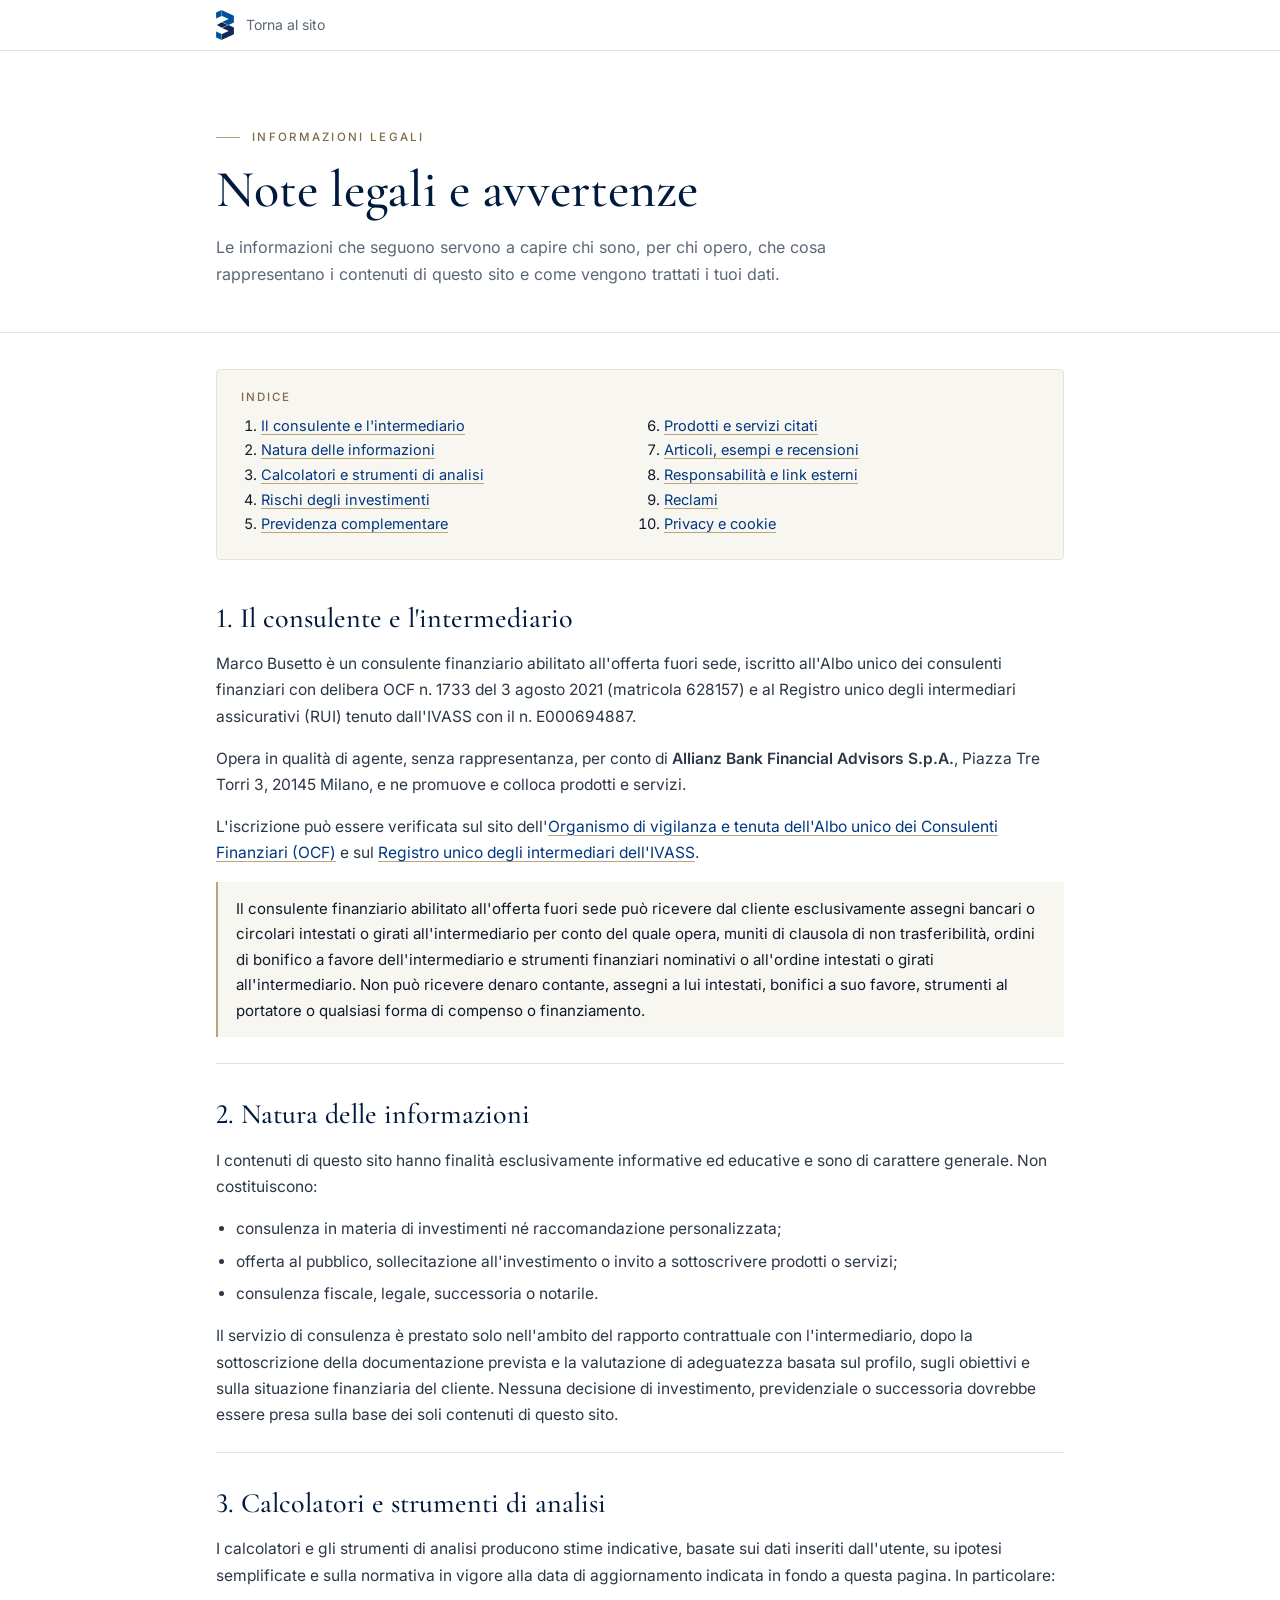
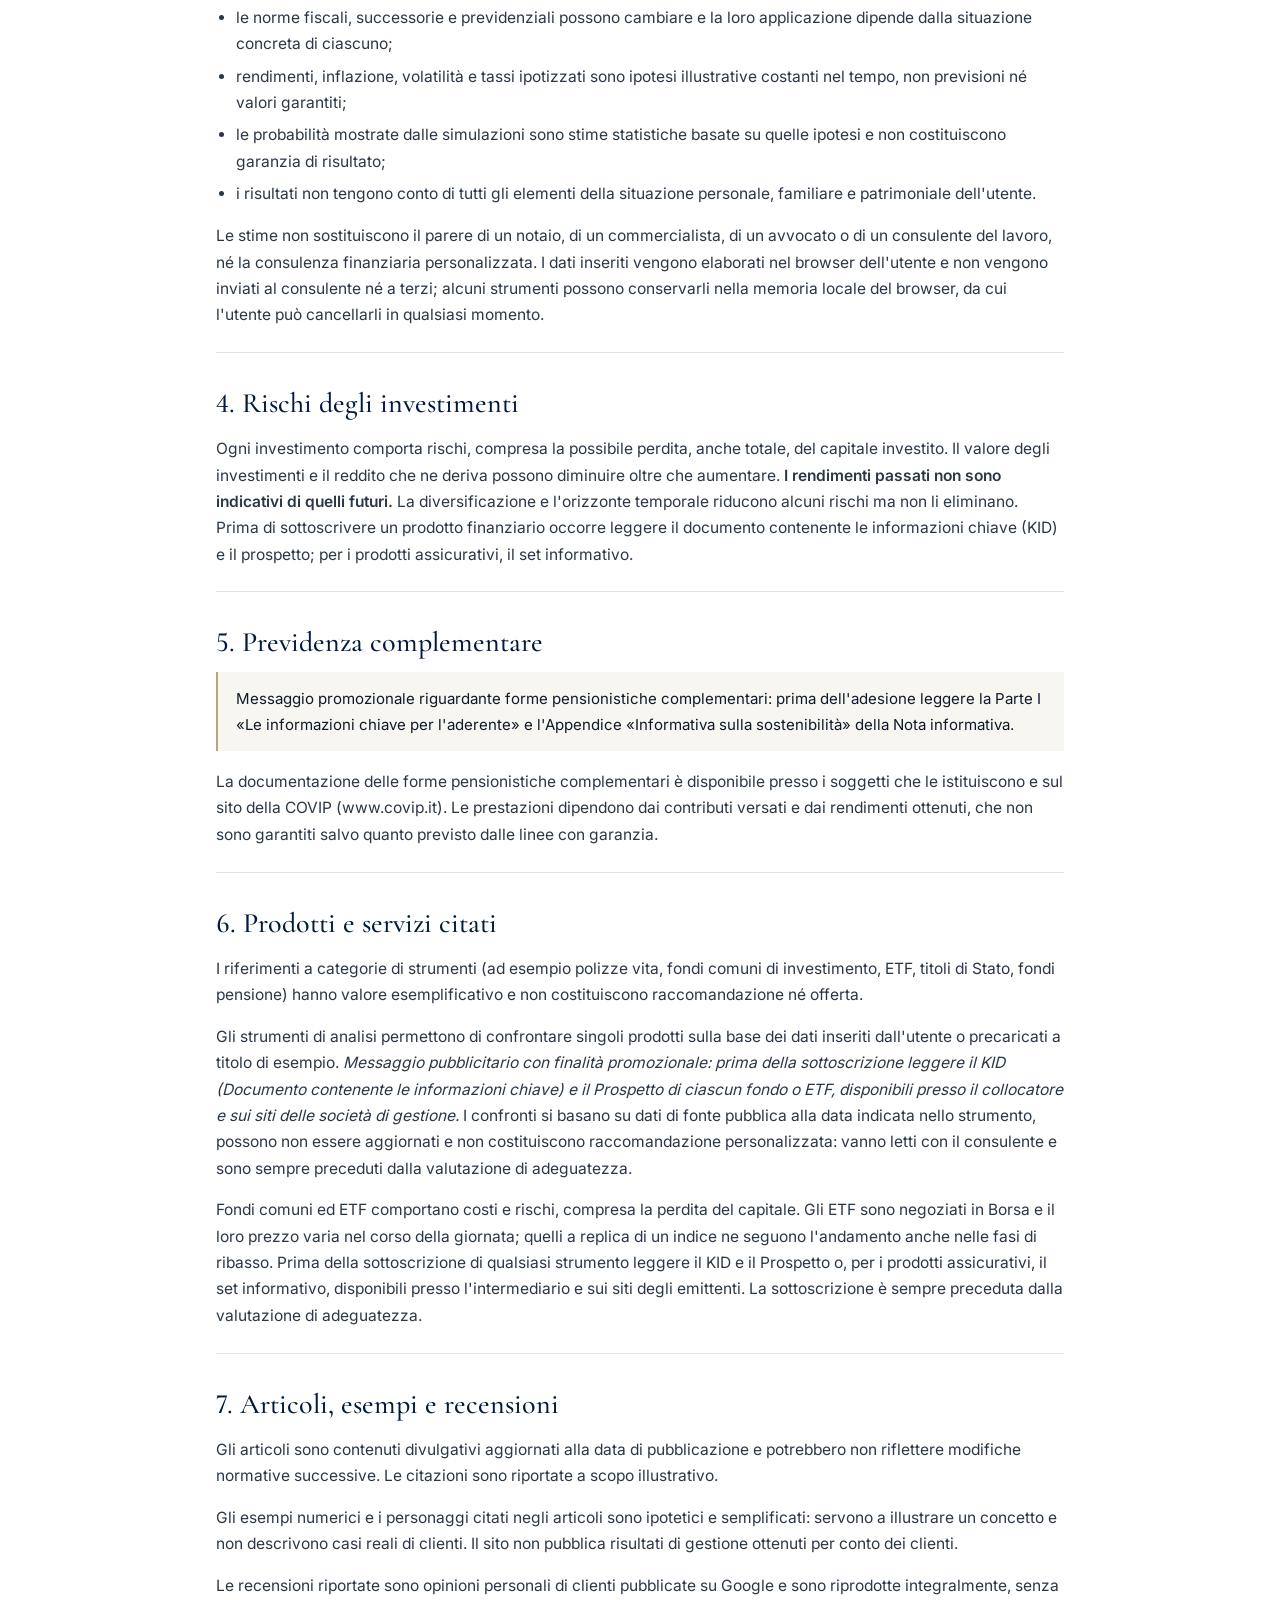
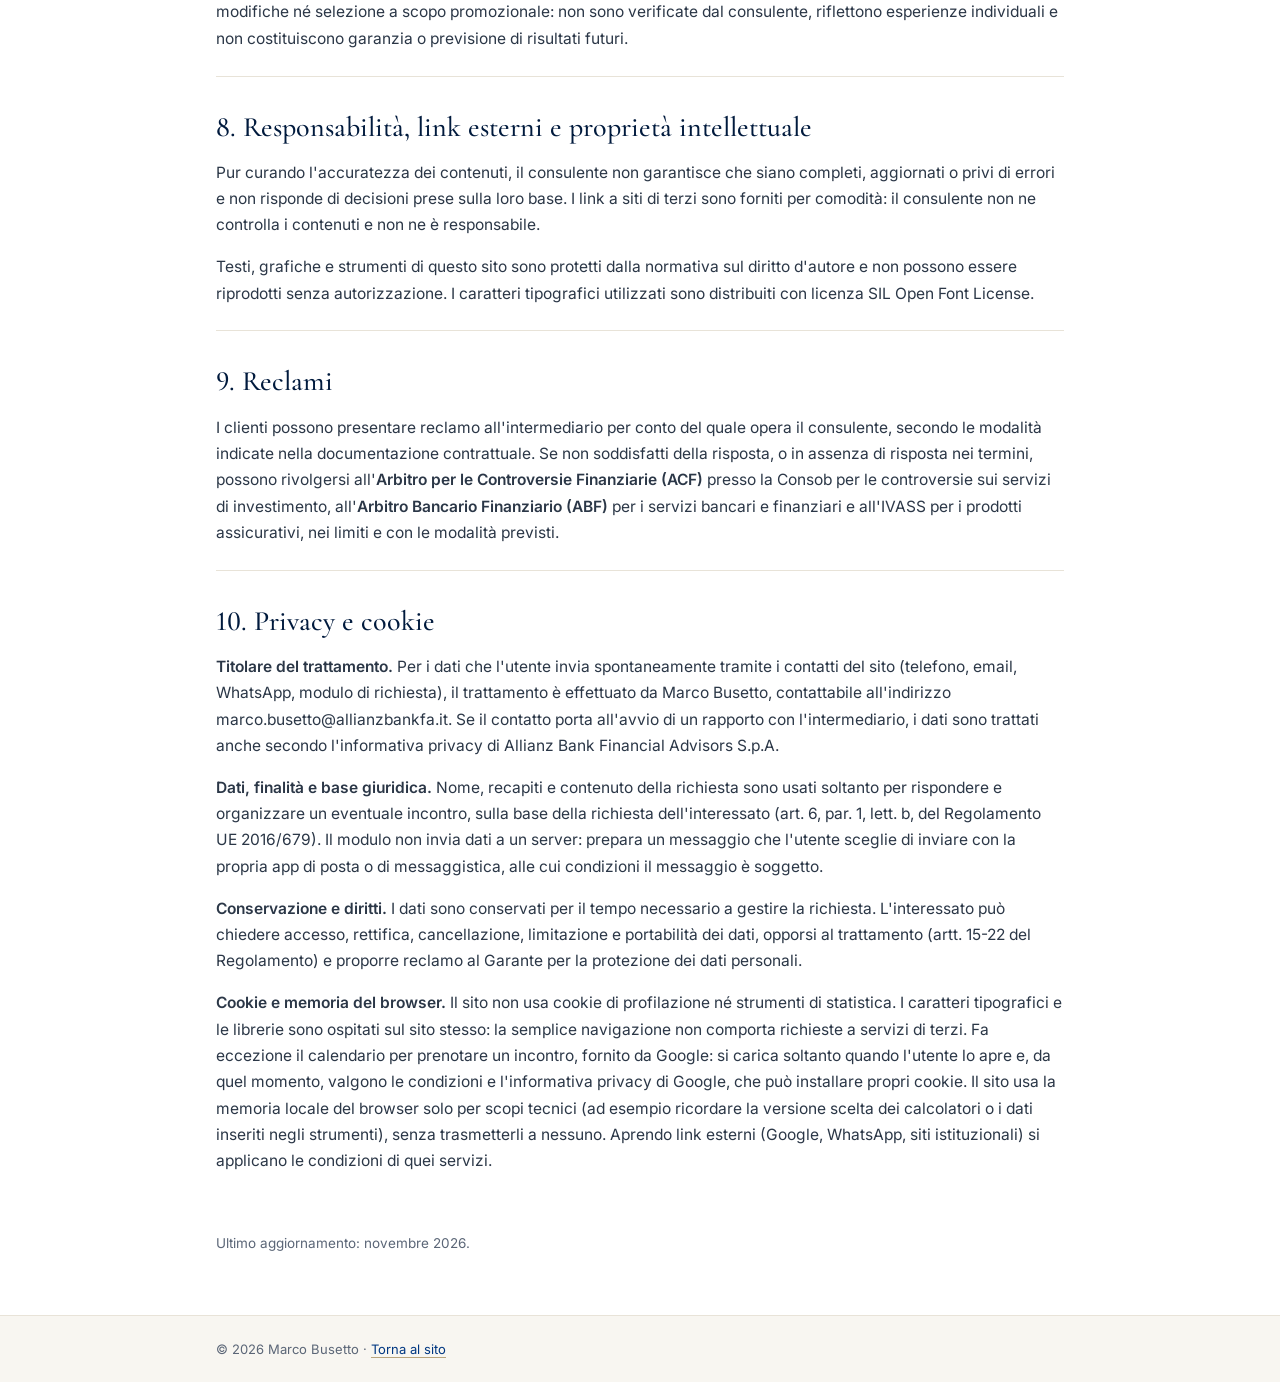
<file: note-legali.html>
<!doctype html>
<html lang="it">
<head>
<meta charset="utf-8">
<meta name="viewport" content="width=device-width, initial-scale=1">
<title>Note legali e avvertenze · Marco Busetto</title>
<meta name="description" content="Note legali, avvertenze, informazioni sul consulente finanziario e informativa sulla privacy del sito di Marco Busetto.">
<meta name="theme-color" content="#ffffff">
<link rel="icon" type="image/svg+xml" href="img/logo-b.svg">
<meta name="robots" content="noindex, follow">
<script>(function(){var t=null;try{t=localStorage.getItem("mb-tema")}catch(e){}
if(t!=="chiaro"&&t!=="scuro"){t=window.matchMedia&&matchMedia("(prefers-color-scheme: dark)").matches?"scuro":"chiaro"}
if(t==="scuro"){document.documentElement.setAttribute("data-theme","dark");
var m=document.querySelector('meta[name=theme-color]');if(m)m.content="#04122a"}})();</script>
<link rel="stylesheet" href="fonts/fonts.css">
<style>
:root{--navy-950:#00142f;--navy-900:#001a3d;--navy:#003781;--gold:#b9a47c;--gold-deep:#a08756;--gold-ink:#7f6a43;--ivory:#f8f6f1;--ink:#0e1a2b;--muted:#5b6677;--line:#e8e3d8;
  --serif:"Cormorant Garamond",Georgia,serif;--sans:Inter,system-ui,-apple-system,"Segoe UI",Roboto,sans-serif;
  --paper:#ffffff;--head:#001a3d;--navy-l:#003781;--body:#2b3747}
:root[data-theme="dark"]{--ivory:#07152b;--paper:#0c1c35;--ink:#e9eff7;--body:#c7d3e3;--muted:#93a4ba;
  --line:rgba(255,255,255,.14);--head:#f1f5fb;--navy-l:#9ec5ff;--gold-ink:#d8c9a8;--gold-deep:#d4c3a0;color-scheme:dark}
:root[data-theme="dark"] .bar img{filter:brightness(0) invert(1) opacity(.92)}
*{box-sizing:border-box}
html{-webkit-text-size-adjust:100%;scroll-behavior:smooth}
body{margin:0;background:var(--paper);color:var(--ink);font:16px/1.7 var(--sans)}
a{color:var(--navy-l);text-decoration-color:var(--gold);text-underline-offset:3px}
a:focus-visible{outline:2px solid var(--gold-deep);outline-offset:3px}
.bar{background:var(--paper);border-bottom:1px solid var(--line)}
.bar .in{max-width:880px;margin:0 auto;padding:10px 16px;display:flex;align-items:center;gap:12px}
.bar a{color:var(--muted);text-decoration:none;display:inline-flex;align-items:center;gap:12px;font-size:14px}
.bar a:hover{color:var(--head)}
.bar img{display:block;height:30px;width:auto}
header.top{background:var(--paper);color:var(--head);padding:68px 0 44px;border-bottom:1px solid var(--line)}
header.top .in,main{max-width:880px;margin:0 auto;padding:0 16px}
.eyebrow{display:inline-flex;align-items:center;gap:12px;font:500 11.5px/1 var(--sans);letter-spacing:.2em;text-transform:uppercase;color:var(--gold-ink);margin:0 0 20px}
.eyebrow::before{content:"";width:24px;height:1px;background:var(--gold)}
h1{font:500 clamp(36px,6vw,52px)/1.05 var(--serif);margin:0 0 16px;color:var(--head)}
header.top p{margin:0;color:var(--muted);max-width:640px}
header.top .eyebrow{margin:0 0 20px;color:var(--gold-ink)}
nav.toc{margin:36px 0 8px;padding:22px 24px;background:var(--ivory);border:1px solid var(--line);border-radius:4px}
nav.toc p{margin:0 0 10px;font:500 11.5px/1 var(--sans);letter-spacing:.18em;text-transform:uppercase;color:var(--gold-ink)}
nav.toc ol{margin:0;padding-left:20px;columns:2;column-gap:28px;font-size:14.5px}
@media (max-width:640px){nav.toc ol{columns:1}}
section{padding:34px 0 8px;border-bottom:1px solid var(--line)}
section:last-of-type{border-bottom:0}
h2{font:500 28px/1.2 var(--serif);color:var(--head);margin:0 0 12px;scroll-margin-top:16px;font-variant-numeric:lining-nums}
section p,section li{color:var(--body);font-size:15.5px}
section ul{padding-left:20px}
section li{margin-bottom:6px}
.box{background:var(--ivory);border-left:2px solid var(--gold);padding:14px 18px;margin:12px 0 18px;font-size:15px}
.upd{margin:34px 0 60px;font-size:13.5px;color:var(--muted)}
footer{background:var(--ivory);color:var(--muted);font-size:13px;border-top:1px solid var(--line)}
footer .in{max-width:880px;margin:0 auto;padding:22px 16px}
footer a{color:var(--navy-l)}
</style>
</head>
<body>
<div class="bar"><div class="in"><a href="index.html" aria-label="Torna al sito di Marco Busetto"><img src="img/logo-b.svg" alt="" width="18" height="30"><span>Torna al sito</span></a></div></div>
<header class="top"><div class="in">
  <p class="eyebrow">Informazioni legali</p>
  <h1>Note legali e avvertenze</h1>
  <p>Le informazioni che seguono servono a capire chi sono, per chi opero, che cosa rappresentano i contenuti di questo sito e come vengono trattati i tuoi dati.</p>
</div></header>
<main>
  <nav class="toc" aria-label="Indice"><p>Indice</p><ol>
    <li><a href="#consulente">Il consulente e l'intermediario</a></li>
    <li><a href="#natura">Natura delle informazioni</a></li>
    <li><a href="#calcolatori">Calcolatori e strumenti di analisi</a></li>
    <li><a href="#rischi">Rischi degli investimenti</a></li>
    <li><a href="#previdenza">Previdenza complementare</a></li>
    <li><a href="#prodotti">Prodotti e servizi citati</a></li>
    <li><a href="#contenuti">Articoli, esempi e recensioni</a></li>
    <li><a href="#responsabilita">Responsabilità e link esterni</a></li>
    <li><a href="#reclami">Reclami</a></li>
    <li><a href="#privacy">Privacy e cookie</a></li>
  </ol></nav>

  <section id="consulente">
    <h2>1. Il consulente e l'intermediario</h2>
    <p>Marco Busetto è un consulente finanziario abilitato all'offerta fuori sede, iscritto all'Albo unico dei consulenti finanziari con delibera OCF n. 1733 del 3 agosto 2021 (matricola 628157) e al Registro unico degli intermediari assicurativi (RUI) tenuto dall'IVASS con il n. E000694887.</p>
    <p>Opera in qualità di agente, senza rappresentanza, per conto di <strong>Allianz Bank Financial Advisors S.p.A.</strong>, Piazza Tre Torri 3, 20145 Milano, e ne promuove e colloca prodotti e servizi.</p>
    <p>L'iscrizione può essere verificata sul sito dell'<a href="https://www.organismocf.it/portal/web/portale-ocf/ricerca-nelle-sezioni-dell-albo" target="_blank" rel="noopener">Organismo di vigilanza e tenuta dell'Albo unico dei Consulenti Finanziari (OCF)</a> e sul <a href="https://ruipubblico.ivass.it/rui-pubblica/ng/#/home" target="_blank" rel="noopener">Registro unico degli intermediari dell'IVASS</a>.</p>
    <div class="box">Il consulente finanziario abilitato all'offerta fuori sede può ricevere dal cliente esclusivamente assegni bancari o circolari intestati o girati all'intermediario per conto del quale opera, muniti di clausola di non trasferibilità, ordini di bonifico a favore dell'intermediario e strumenti finanziari nominativi o all'ordine intestati o girati all'intermediario. Non può ricevere denaro contante, assegni a lui intestati, bonifici a suo favore, strumenti al portatore o qualsiasi forma di compenso o finanziamento.</div>
  </section>

  <section id="natura">
    <h2>2. Natura delle informazioni</h2>
    <p>I contenuti di questo sito hanno finalità esclusivamente informative ed educative e sono di carattere generale. Non costituiscono:</p>
    <ul>
      <li>consulenza in materia di investimenti né raccomandazione personalizzata;</li>
      <li>offerta al pubblico, sollecitazione all'investimento o invito a sottoscrivere prodotti o servizi;</li>
      <li>consulenza fiscale, legale, successoria o notarile.</li>
    </ul>
    <p>Il servizio di consulenza è prestato solo nell'ambito del rapporto contrattuale con l'intermediario, dopo la sottoscrizione della documentazione prevista e la valutazione di adeguatezza basata sul profilo, sugli obiettivi e sulla situazione finanziaria del cliente. Nessuna decisione di investimento, previdenziale o successoria dovrebbe essere presa sulla base dei soli contenuti di questo sito.</p>
  </section>

  <section id="calcolatori">
    <h2>3. Calcolatori e strumenti di analisi</h2>
    <p>I calcolatori e gli strumenti di analisi producono stime indicative, basate sui dati inseriti dall'utente, su ipotesi semplificate e sulla normativa in vigore alla data di aggiornamento indicata in fondo a questa pagina. In particolare:</p>
    <ul>
      <li>le norme fiscali, successorie e previdenziali possono cambiare e la loro applicazione dipende dalla situazione concreta di ciascuno;</li>
      <li>rendimenti, inflazione, volatilità e tassi ipotizzati sono ipotesi illustrative costanti nel tempo, non previsioni né valori garantiti;</li>
      <li>le probabilità mostrate dalle simulazioni sono stime statistiche basate su quelle ipotesi e non costituiscono garanzia di risultato;</li>
      <li>i risultati non tengono conto di tutti gli elementi della situazione personale, familiare e patrimoniale dell'utente.</li>
    </ul>
    <p>Le stime non sostituiscono il parere di un notaio, di un commercialista, di un avvocato o di un consulente del lavoro, né la consulenza finanziaria personalizzata. I dati inseriti vengono elaborati nel browser dell'utente e non vengono inviati al consulente né a terzi; alcuni strumenti possono conservarli nella memoria locale del browser, da cui l'utente può cancellarli in qualsiasi momento.</p>
  </section>

  <section id="rischi">
    <h2>4. Rischi degli investimenti</h2>
    <p>Ogni investimento comporta rischi, compresa la possibile perdita, anche totale, del capitale investito. Il valore degli investimenti e il reddito che ne deriva possono diminuire oltre che aumentare. <strong>I rendimenti passati non sono indicativi di quelli futuri.</strong> La diversificazione e l'orizzonte temporale riducono alcuni rischi ma non li eliminano. Prima di sottoscrivere un prodotto finanziario occorre leggere il documento contenente le informazioni chiave (KID) e il prospetto; per i prodotti assicurativi, il set informativo.</p>
  </section>

  <section id="previdenza">
    <h2>5. Previdenza complementare</h2>
    <div class="box">Messaggio promozionale riguardante forme pensionistiche complementari: prima dell'adesione leggere la Parte I «Le informazioni chiave per l'aderente» e l'Appendice «Informativa sulla sostenibilità» della Nota informativa.</div>
    <p>La documentazione delle forme pensionistiche complementari è disponibile presso i soggetti che le istituiscono e sul sito della COVIP (www.covip.it). Le prestazioni dipendono dai contributi versati e dai rendimenti ottenuti, che non sono garantiti salvo quanto previsto dalle linee con garanzia.</p>
  </section>

  <section id="prodotti">
    <h2>6. Prodotti e servizi citati</h2>
    <p>I riferimenti a categorie di strumenti (ad esempio polizze vita, fondi comuni di investimento, ETF, titoli di Stato, fondi pensione) hanno valore esemplificativo e non costituiscono raccomandazione né offerta.</p>
    <p>Gli strumenti di analisi permettono di confrontare singoli prodotti sulla base dei dati inseriti dall'utente o precaricati a titolo di esempio. <em>Messaggio pubblicitario con finalità promozionale: prima della sottoscrizione leggere il KID (Documento contenente le informazioni chiave) e il Prospetto di ciascun fondo o ETF, disponibili presso il collocatore e sui siti delle società di gestione.</em> I confronti si basano su dati di fonte pubblica alla data indicata nello strumento, possono non essere aggiornati e non costituiscono raccomandazione personalizzata: vanno letti con il consulente e sono sempre preceduti dalla valutazione di adeguatezza.</p>
    <p>Fondi comuni ed ETF comportano costi e rischi, compresa la perdita del capitale. Gli ETF sono negoziati in Borsa e il loro prezzo varia nel corso della giornata; quelli a replica di un indice ne seguono l'andamento anche nelle fasi di ribasso. Prima della sottoscrizione di qualsiasi strumento leggere il KID e il Prospetto o, per i prodotti assicurativi, il set informativo, disponibili presso l'intermediario e sui siti degli emittenti. La sottoscrizione è sempre preceduta dalla valutazione di adeguatezza.</p>
  </section>

  <section id="contenuti">
    <h2>7. Articoli, esempi e recensioni</h2>
    <p>Gli articoli sono contenuti divulgativi aggiornati alla data di pubblicazione e potrebbero non riflettere modifiche normative successive. Le citazioni sono riportate a scopo illustrativo.</p>
    <p>Gli esempi numerici e i personaggi citati negli articoli sono ipotetici e semplificati: servono a illustrare un concetto e non descrivono casi reali di clienti. Il sito non pubblica risultati di gestione ottenuti per conto dei clienti.</p>
    <p>Le recensioni riportate sono opinioni personali di clienti pubblicate su Google e sono riprodotte integralmente, senza modifiche né selezione a scopo promozionale: non sono verificate dal consulente, riflettono esperienze individuali e non costituiscono garanzia o previsione di risultati futuri.</p>
  </section>

  <section id="responsabilita">
    <h2>8. Responsabilità, link esterni e proprietà intellettuale</h2>
    <p>Pur curando l'accuratezza dei contenuti, il consulente non garantisce che siano completi, aggiornati o privi di errori e non risponde di decisioni prese sulla loro base. I link a siti di terzi sono forniti per comodità: il consulente non ne controlla i contenuti e non ne è responsabile.</p>
    <p>Testi, grafiche e strumenti di questo sito sono protetti dalla normativa sul diritto d'autore e non possono essere riprodotti senza autorizzazione. I caratteri tipografici utilizzati sono distribuiti con licenza SIL Open Font License.</p>
  </section>

  <section id="reclami">
    <h2>9. Reclami</h2>
    <p>I clienti possono presentare reclamo all'intermediario per conto del quale opera il consulente, secondo le modalità indicate nella documentazione contrattuale. Se non soddisfatti della risposta, o in assenza di risposta nei termini, possono rivolgersi all'<strong>Arbitro per le Controversie Finanziarie (ACF)</strong> presso la Consob per le controversie sui servizi di investimento, all'<strong>Arbitro Bancario Finanziario (ABF)</strong> per i servizi bancari e finanziari e all'IVASS per i prodotti assicurativi, nei limiti e con le modalità previsti.</p>
  </section>

  <section id="privacy">
    <h2>10. Privacy e cookie</h2>
    <p><strong>Titolare del trattamento.</strong> Per i dati che l'utente invia spontaneamente tramite i contatti del sito (telefono, email, WhatsApp, modulo di richiesta), il trattamento è effettuato da Marco Busetto, contattabile all'indirizzo marco.busetto@allianzbankfa.it. Se il contatto porta all'avvio di un rapporto con l'intermediario, i dati sono trattati anche secondo l'informativa privacy di Allianz Bank Financial Advisors S.p.A.</p>
    <p><strong>Dati, finalità e base giuridica.</strong> Nome, recapiti e contenuto della richiesta sono usati soltanto per rispondere e organizzare un eventuale incontro, sulla base della richiesta dell'interessato (art. 6, par. 1, lett. b, del Regolamento UE 2016/679). Il modulo non invia dati a un server: prepara un messaggio che l'utente sceglie di inviare con la propria app di posta o di messaggistica, alle cui condizioni il messaggio è soggetto.</p>
    <p><strong>Conservazione e diritti.</strong> I dati sono conservati per il tempo necessario a gestire la richiesta. L'interessato può chiedere accesso, rettifica, cancellazione, limitazione e portabilità dei dati, opporsi al trattamento (artt. 15-22 del Regolamento) e proporre reclamo al Garante per la protezione dei dati personali.</p>
    <p><strong>Cookie e memoria del browser.</strong> Il sito non usa cookie di profilazione né strumenti di statistica. I caratteri tipografici e le librerie sono ospitati sul sito stesso: la semplice navigazione non comporta richieste a servizi di terzi. Fa eccezione il calendario per prenotare un incontro, fornito da Google: si carica soltanto quando l'utente lo apre e, da quel momento, valgono le condizioni e l'informativa privacy di Google, che può installare propri cookie. Il sito usa la memoria locale del browser solo per scopi tecnici (ad esempio ricordare la versione scelta dei calcolatori o i dati inseriti negli strumenti), senza trasmetterli a nessuno. Aprendo link esterni (Google, WhatsApp, siti istituzionali) si applicano le condizioni di quei servizi.</p>
  </section>

  <p class="upd">Ultimo aggiornamento: novembre 2026.</p>
</main>
<footer><div class="in">© 2026 Marco Busetto · <a href="index.html">Torna al sito</a></div></footer>
</body>
</html>
</file>
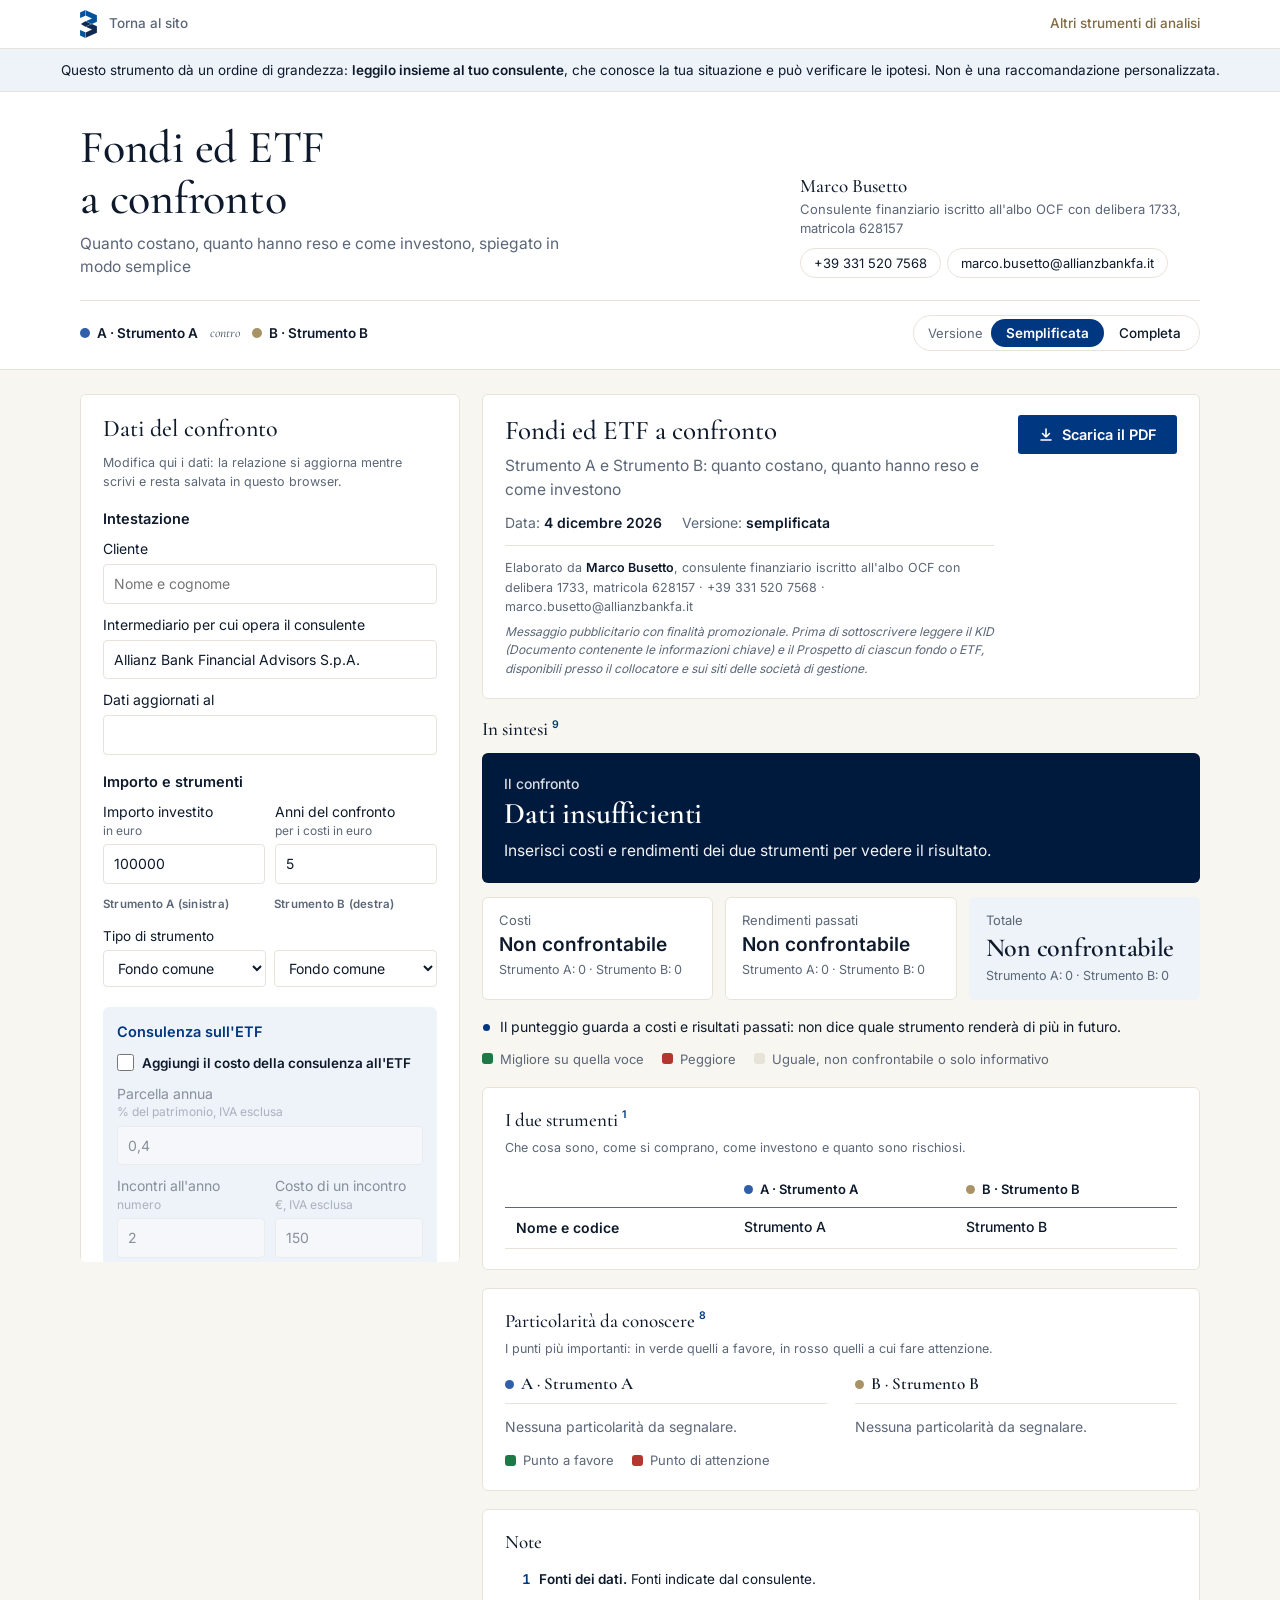
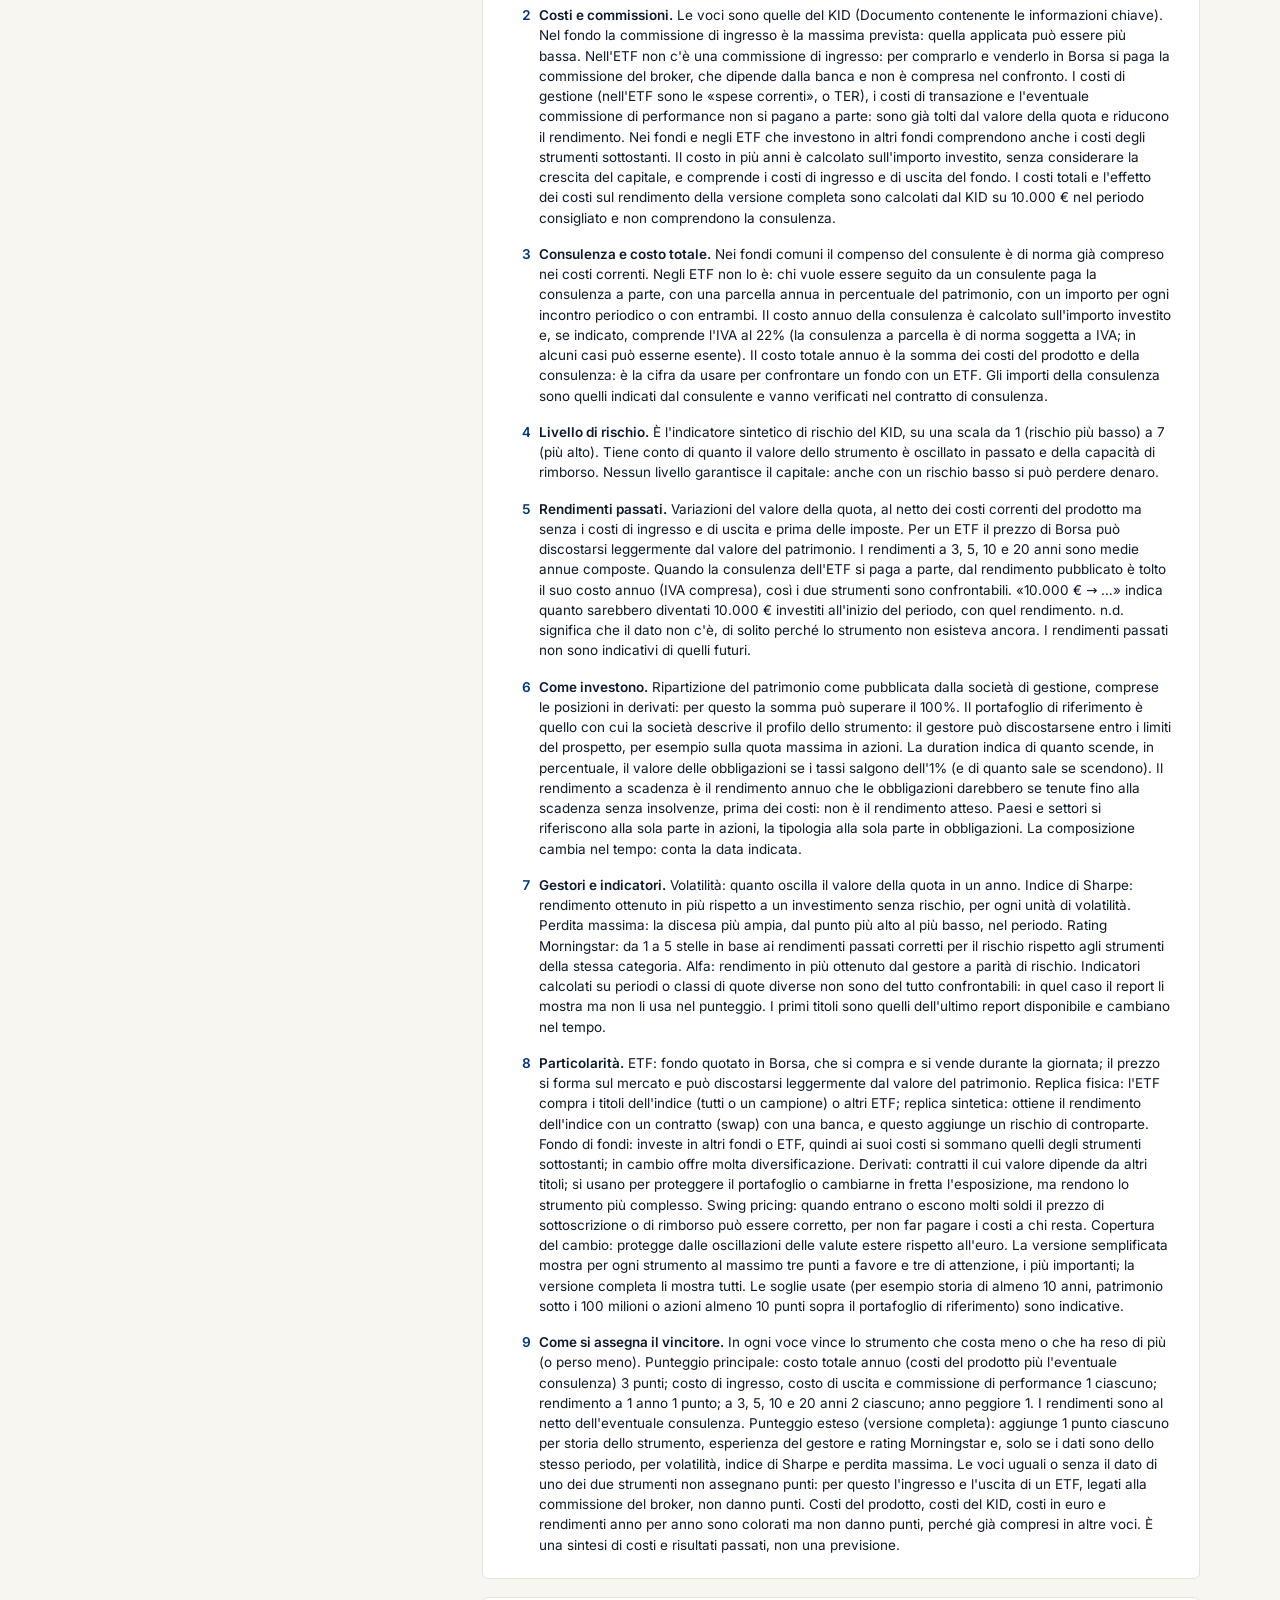
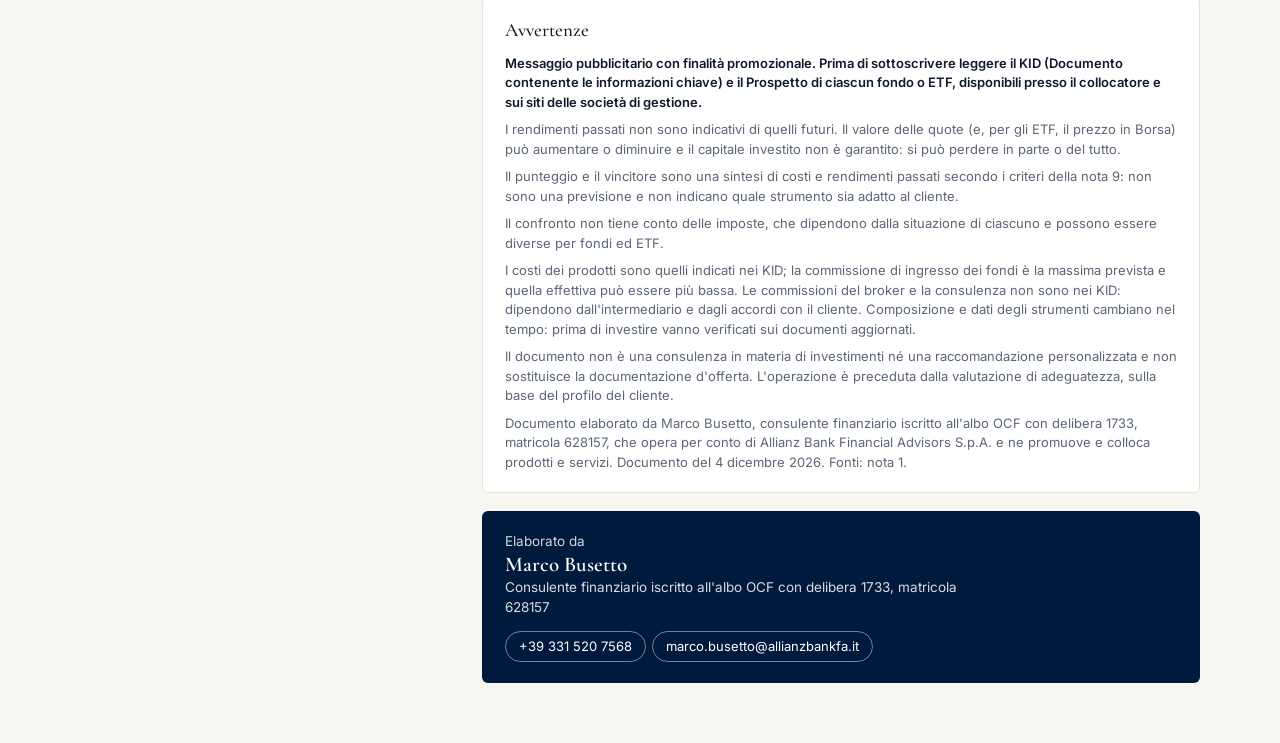
<file: strumenti/fondi-etf-a-confronto.html>
<!DOCTYPE html>
<html lang="it">
<head>
<meta charset="utf-8">
<meta name="viewport" content="width=device-width, initial-scale=1">
<title>Fondi ed ETF a confronto</title>
<meta name="description" content="Fondi comuni ed ETF a confronto: costi, rendimenti, rischio e portafoglio affiancati, con una relazione in PDF.">
<meta name="theme-color" content="#ffffff">
<link rel="icon" type="image/svg+xml" href="../img/logo-b.svg">
<script>(function(){var t=null;try{t=localStorage.getItem("mb-tema")}catch(e){}
if(t!=="chiaro"&&t!=="scuro"){t=window.matchMedia&&matchMedia("(prefers-color-scheme: dark)").matches?"scuro":"chiaro"}
document.documentElement.setAttribute("data-theme",t==="scuro"?"dark":"light")})();</script>
<link rel="stylesheet" href="../fonts/fonts.css">
<style>
/* Testata a fascia (colore del consulente) con la scelta della versione; colonna dei dati a sinistra, fissa sugli schermi larghi,
   e relazione per il cliente a destra; colonna unica su telefono e in stampa. Nelle tabelle il fondo A è a sinistra e il fondo B
   a destra: in verde il migliore su quella voce, in rosso il peggiore. Versione semplificata per il cliente, completa per l'analisi. */
:root{
  --bg:#eef2f1; --surface:#ffffff; --ink:#17211f; --ink-2:#4d5b59; --line:#d8e0de;
  --accent:#0d5c63; --accent-ink:#ffffff; --accent-soft:#e3eeed;
  --band:#0d5c63; --band-ink:#ffffff; --brass:#b08d47;
  --good:#1d7a46; --bad:#b3372f; --good-bg:#edf6f0; --bad-bg:#fcf0ee; --warn-bg:#fbf2d9; --warn-ink:#6b4d00;
  --s1:#2a78d6; --s2:#eb6834;
  --k1:#2a78d6; --k2:#0d5c63; --k3:#c98a16; --k4:#7a5cc2; --k5:#9aa5a4;
  --r:14px;
  --display:"Source Serif 4", Georgia, serif; --body:"IBM Plex Sans", "Segoe UI", system-ui, sans-serif;
}
@media (prefers-color-scheme: dark){
  :root:not([data-theme="light"]){
    color-scheme:dark;
    --bg:#0f1516; --surface:#182122; --ink:#eaf0ef; --ink-2:#a9b6b5; --line:#2c3839;
    --accent:#5fb9c1; --accent-ink:#0b1516; --accent-soft:#1c3133;
    --band:#123a3e; --band-ink:#ffffff; --brass:#d2b06c;
    --good:#5fcf8f; --bad:#f08a80; --good-bg:#16291f; --bad-bg:#311c1a; --warn-bg:#3a3014; --warn-ink:#f2d68a;
    --s1:#3987e5; --s2:#d95926;
    --k1:#5a9be8; --k2:#5fb9c1; --k3:#e0a93a; --k4:#a58ae0; --k5:#7d8a89;
  }
}
:root[data-theme="dark"]{
  color-scheme:dark;
  --bg:#0f1516; --surface:#182122; --ink:#eaf0ef; --ink-2:#a9b6b5; --line:#2c3839;
  --accent:#5fb9c1; --accent-ink:#0b1516; --accent-soft:#1c3133;
  --band:#123a3e; --band-ink:#ffffff; --brass:#d2b06c;
  --good:#5fcf8f; --bad:#f08a80; --good-bg:#16291f; --bad-bg:#311c1a; --warn-bg:#3a3014; --warn-ink:#f2d68a;
  --s1:#3987e5; --s2:#d95926;
  --k1:#5a9be8; --k2:#5fb9c1; --k3:#e0a93a; --k4:#a58ae0; --k5:#7d8a89;
}
*{box-sizing:border-box}
[hidden]{display:none!important}
html{-webkit-text-size-adjust:100%}
body{margin:0;background:var(--bg);color:var(--ink);font-family:var(--body);font-size:15px;line-height:1.55}
a{color:var(--accent)}
a:focus-visible,input:focus-visible,select:focus-visible,textarea:focus-visible,button:focus-visible,summary:focus-visible{outline:2px solid var(--accent);outline-offset:2px}

/* testata */
.site{background:var(--band);color:var(--band-ink)}
.site :focus-visible{outline-color:var(--band-ink)}
.hin{max-width:1160px;margin:0 auto;padding:30px 20px 0}
.htop{display:flex;justify-content:space-between;align-items:flex-end;gap:18px 40px;flex-wrap:wrap;padding-bottom:22px}
.site h1{font-family:var(--display);font-weight:600;font-size:clamp(27px,3.6vw,38px);line-height:1.1;letter-spacing:-.01em;margin:0;max-width:20ch;text-wrap:balance}
.site .tag{margin:10px 0 0;font-size:15.5px;line-height:1.45;opacity:.85;max-width:52ch}
.by{max-width:400px;font-size:13px;line-height:1.45}
.by p{margin:0}
.by .who{font-family:var(--display);font-size:19px;font-weight:600;line-height:1.25}
.by .ql{opacity:.82;margin-top:2px}
.cts{display:flex;flex-wrap:wrap;gap:6px;margin-top:10px!important}
.cts a{color:inherit;text-decoration:none;border:1px solid currentColor;border-radius:999px;padding:5px 13px;font-size:13px;white-space:nowrap}
.site .cts a{border-color:rgba(255,255,255,.4)}
.site .cts a:hover{background:rgba(255,255,255,.12)}
.hbar{display:flex;align-items:center;justify-content:space-between;gap:10px 20px;flex-wrap:wrap;padding:14px 0 18px;border-top:1px solid rgba(255,255,255,.16)}
.vs{display:flex;align-items:center;gap:8px 12px;flex-wrap:wrap;font-size:13.5px;min-width:0}
.vs .fx{display:inline-flex;align-items:center;gap:7px;font-weight:600;min-width:0}
.vs .fx i{flex:none;width:10px;height:10px;border-radius:50%;box-shadow:0 0 0 2px rgba(255,255,255,.85)}
.vs .vv{opacity:.7;font-family:var(--display);font-style:italic}
.sws{margin-left:auto;display:flex;flex-wrap:wrap;justify-content:flex-end;gap:8px 10px}
.modo[hidden]{display:none}
.modo{display:flex;align-items:center;border:1px solid rgba(255,255,255,.38);border-radius:999px;padding:3px}
.modo span{padding:0 8px 0 11px;font-size:13px;opacity:.82}
.modo button{font:500 13.5px var(--body);border:0;background:transparent;color:var(--band-ink);padding:6px 15px;border-radius:999px;cursor:pointer}
.modo button[aria-pressed="true"]{background:var(--band-ink);color:var(--band);font-weight:600}

/* pagina */
.wrap{max-width:1160px;margin:0 auto;padding:24px 20px 60px}
.page{display:grid;grid-template-columns:minmax(0,380px) minmax(0,1fr);gap:22px;align-items:start}
@media (min-width:881px){
  .page>.col:first-child{position:sticky;top:16px;max-height:calc(100vh - 32px);overflow:auto;border-radius:var(--r);scrollbar-width:thin}
}
@media (max-width:880px){.page{grid-template-columns:minmax(0,1fr)}}
.col{display:flex;flex-direction:column;gap:18px;min-width:0}
.card{background:var(--surface);border:1px solid var(--line);border-radius:var(--r);padding:20px 22px;margin:0}
h2{font-family:var(--display);font-weight:600;font-size:24px;line-height:1.2;margin:0;text-wrap:balance}
h3{font-family:var(--display);font-weight:600;font-size:19px;line-height:1.25;margin:0 0 12px;text-wrap:balance}

/* modulo dei dati */
.ed h2{margin-bottom:4px}
.cap{font-size:14.5px;font-weight:600;color:var(--ink);margin:0 0 10px}
.grp,.grp0{margin-top:16px}
.grp.key{background:var(--accent-soft);border-radius:12px;padding:14px 14px 6px}
.grp.key .cap{color:var(--accent)}
.f{display:grid;gap:5px;margin-bottom:12px;min-width:0}
.f label{font-size:14px;line-height:1.35}
.f label small,.gl small,.tl small{display:block;color:var(--ink-2);font-size:12px;line-height:1.35;margin-top:1px;font-weight:400}
.inp{display:flex;align-items:center;border:1px solid var(--line);border-radius:9px;background:var(--surface);overflow:hidden;transition:border-color .15s,box-shadow .15s}
.inp:focus-within{border-color:var(--accent);box-shadow:0 0 0 3px color-mix(in srgb,var(--accent) 20%,transparent)}
.inp input{width:100%;min-width:0;border:0;background:transparent;color:var(--ink);font:500 15px var(--body);padding:9px 10px;text-align:right;font-variant-numeric:tabular-nums}
.inp input:focus-visible{outline:none}
.inp span{padding-right:10px;color:var(--ink-2);font-size:13px;white-space:nowrap}
input.txt,select.sel,textarea.txt,.fg input,.fg select{width:100%;min-width:0;border:1px solid var(--line);border-radius:9px;background:var(--surface);color:var(--ink);font:inherit;font-size:14px;padding:8px 10px}
select.sel{font-size:14.5px;padding:9px 10px;cursor:pointer}
.grp.key select.sel{font-weight:600}
textarea.txt{resize:vertical;line-height:1.4;font-size:13.5px}
.fg input.n{text-align:right;font-variant-numeric:tabular-nums}
input.txt:focus-visible,select.sel:focus-visible,textarea.txt:focus-visible,.fg input:focus-visible,.fg select:focus-visible{outline:none;border-color:var(--accent);box-shadow:0 0 0 3px color-mix(in srgb,var(--accent) 20%,transparent)}
.fine{font-size:12.5px;line-height:1.5;color:var(--ink-2);margin:10px 0 0;max-width:80ch}
.fine b{color:var(--ink);font-weight:600}
details.fgd{border-top:1px solid var(--line);margin-top:10px}
details.fgd>summary{list-style:none;cursor:pointer;display:flex;justify-content:space-between;align-items:center;gap:10px;padding:12px 0 10px;font-size:14.5px;font-weight:600}
details.fgd>summary::-webkit-details-marker{display:none}
details.fgd>summary::after{content:"";flex:none;width:8px;height:8px;border-right:1.6px solid var(--ink-2);border-bottom:1.6px solid var(--ink-2);transform:rotate(45deg);margin:-4px 4px 0 0;transition:transform .15s}
details.fgd[open]>summary::after{transform:rotate(-135deg);margin-top:4px}
.fg{display:grid;grid-template-columns:minmax(0,1fr) minmax(0,1fr);gap:5px 8px;align-items:center;padding-bottom:12px}
.fg .gh{font-size:11.5px;font-weight:600;color:var(--ink-2);letter-spacing:.02em}
.fg .gh:first-child{display:none}
.fg .gl,.fg .tl,.fg .tx2,.fg .ck.wide{grid-column:1/-1}
.fg .gl,.fg .tl{font-size:13.5px;line-height:1.35;margin:8px 0 0}
.tx2{display:grid;grid-template-columns:minmax(0,1fr) minmax(0,1fr);gap:8px}
.ck{display:flex;gap:8px;align-items:center;font-size:13.5px;cursor:pointer}
.ck input{flex:none;width:17px;height:17px;margin:0;accent-color:var(--accent)}
.ck.wide{align-items:flex-start;line-height:1.4;margin:10px 0 2px}
.f2{display:grid;grid-template-columns:minmax(0,1fr) minmax(0,1fr);gap:0 10px;align-items:end}
.fg.fg0{padding-bottom:4px}
.grp.cons .ck.wide{margin:0 0 12px;font-weight:600}
.grp.cons .cf{transition:opacity .15s}
.grp.cons.off .cf{opacity:.45}
.grp.cons .ck:not(.wide){margin:2px 0 6px}
.grp.cons .fine{margin:4px 0 10px}
.btns{display:flex;flex-wrap:wrap;gap:8px;margin-top:14px}
.btn2{font:500 13px var(--body);background:transparent;color:var(--accent);border:1px solid var(--accent);border-radius:999px;padding:7px 14px;cursor:pointer}
.btn2:hover{background:var(--accent-soft)}
sup{line-height:0}
.nw{white-space:nowrap}
.nm{font:600 10.5px/1 var(--body);color:var(--accent);background:none;border:0;padding:2px 3px;margin-left:1px;cursor:pointer;border-radius:3px}
.nm:hover{background:var(--accent-soft)}

/* intestazione della relazione */
.rep-head{display:flex;justify-content:space-between;gap:14px 24px;flex-wrap:wrap;align-items:flex-start}
.rep-head h2{font-size:27px}
.rep-head>div:first-child{flex:1 1 420px;min-width:0}
.rep-head .act{flex:none}
.rep-head .sub{margin:6px 0 10px;color:var(--ink-2);font-size:15.5px;max-width:60ch}
.meta{display:flex;gap:4px 20px;flex-wrap:wrap;margin:0;font-size:14px;color:var(--ink-2)}
.meta b,.cred b{color:var(--ink);font-weight:600}
.cred{margin:12px 0 0;padding-top:12px;border-top:1px solid var(--line);font-size:12.5px;color:var(--ink-2);max-width:72ch}
.promo{margin:6px 0 0;font-size:12px;font-style:italic;color:var(--ink-2);max-width:78ch}
.act{display:flex;flex-direction:column;gap:6px;align-items:flex-end}
.btn{display:inline-flex;align-items:center;gap:8px;font:600 14.5px var(--body);background:var(--accent);color:var(--accent-ink);border:0;border-radius:999px;padding:11px 20px;cursor:pointer}
.btn svg{width:16px;height:16px;flex:none}
.btn:hover{filter:brightness(1.08)}
.btn:disabled{opacity:.6;cursor:progress}
.status{margin:0;font-size:12.5px;color:var(--ink-2);max-width:28ch;text-align:right}

/* sintesi: chi vince e punteggi */
.win{display:flex;gap:16px;align-items:center;background:var(--band);color:var(--band-ink);border-radius:16px;padding:20px 22px;margin:0 0 14px}
.win p{margin:0}
.wb{flex:none;width:52px;height:52px;border-radius:50%;background:var(--band-ink);color:var(--band);box-shadow:0 0 0 3px var(--brass);font:600 20px var(--display);display:grid;place-items:center}
.wk{font-size:14px;font-weight:500;opacity:.85}
.wt{font-family:var(--display);font-size:clamp(23px,2.8vw,30px);line-height:1.15;font-weight:600;letter-spacing:-.005em;text-wrap:balance;overflow-wrap:anywhere;margin-top:2px!important}
.ws{font-size:15.5px;line-height:1.5;margin-top:8px!important;opacity:.95;max-width:72ch}
.ws b{font-weight:600}
.tiles{display:grid;grid-template-columns:repeat(auto-fit,minmax(170px,1fr));gap:12px}
.tile{background:var(--surface);border:1px solid var(--line);border-radius:12px;padding:14px 16px}
.tile .l{font-size:13px;color:var(--ink-2);line-height:1.35}
.tile .v{font-size:19px;font-weight:600;margin-top:4px;line-height:1.25}
.tile.hi{background:var(--accent-soft);border-color:transparent}
.tile.hi .v{font-family:var(--display);font-size:26px;letter-spacing:-.01em;line-height:1.15}
.tile .s{font-size:12.5px;color:var(--ink-2);line-height:1.4;margin-top:4px;font-variant-numeric:tabular-nums}
.tile .v.pos{color:var(--good)}
.xt{margin-top:14px}
.xt .cap{font-size:13px;color:var(--ink-2);margin-bottom:8px}
.lead{background:var(--accent-soft);border-left:3px solid var(--accent);border-radius:0 10px 10px 0;padding:14px 16px;font-size:15.5px;line-height:1.55;margin:0 0 14px}
.lead b{font-weight:600}
.lead b.nw,.ws b.nw{white-space:nowrap}
.lgd{display:flex;flex-wrap:wrap;gap:4px 18px;margin:12px 0 0;font-size:13px;color:var(--ink-2)}
.lgd span{display:inline-flex;align-items:center;gap:7px}
.lgd i{width:11px;height:11px;border-radius:3px;display:inline-block}
.lgd i.g{background:var(--good)}.lgd i.r{background:var(--bad)}.lgd i.n{background:var(--line)}
.ul{list-style:none;margin:0;padding:0;display:grid;gap:8px;font-size:14px;line-height:1.5}
.ul li{position:relative;padding-left:18px}
.ul li::before{content:"";position:absolute;left:1px;top:.58em;width:7px;height:7px;border-radius:50%;background:var(--accent)}
.cav{margin-top:16px}
.intro{margin:-4px 0 14px!important}

/* tabelle A | B */
.tw{overflow-x:auto}
table{border-collapse:collapse;width:100%;font-size:14px;font-variant-numeric:tabular-nums}
th,td{padding:9px 11px;text-align:left;border-bottom:1px solid var(--line);vertical-align:top}
th{font-weight:500;color:var(--ink-2);font-size:12.5px;line-height:1.3;vertical-align:bottom;border-bottom:1px solid var(--ink-2)}
th.l{width:34%}
th.ab{color:var(--ink);font-weight:600;font-size:13px;width:33%}
th.ab i,.fch i,.legend i.d{display:inline-block;width:9px;height:9px;border-radius:50%;margin-right:7px;vertical-align:0}
i.d1{background:var(--s1)}i.d2{background:var(--s2)}
th.ab small{display:block;font-weight:400;color:var(--ink-2);font-size:12px;margin-top:1px}
td.l .rl{font-weight:600}
td.l .cd{display:block}
.cd{display:block;font-size:12.5px;line-height:1.4;color:var(--ink-2);font-weight:400;margin-top:2px}
.cd.s2{color:var(--ink);font-weight:600}
td.v .cv{display:block;font-size:15.5px;font-weight:600;line-height:1.3}
td.v .cv.t{font-size:14px;font-weight:500;line-height:1.4}
td.v.good{background:var(--good-bg)}
td.v.bad{background:var(--bad-bg)}
td.v.good .cv{color:var(--good)}
td.v.bad .cv{color:var(--bad)}
.tg{display:block;margin-top:5px;font-size:11.5px;font-weight:600;letter-spacing:.02em;color:var(--ink-2)}
td.good .tg{color:var(--good)}td.bad .tg{color:var(--bad)}
tr.strong td{border-bottom-color:var(--ink-2)}
tr.strong td.l{background:var(--accent-soft);box-shadow:inset 3px 0 0 var(--accent)}
tr.strong td.v .cv{font-size:17px}
.hs{display:none}
/* telefono: l'etichetta va sopra e i valori dei due fondi sotto, affiancati */
@media (max-width:600px){
  .tw{overflow-x:visible}
  .tw table,.tw thead,.tw tbody{display:block}
  .tw tr{display:grid;grid-template-columns:minmax(0,1fr) minmax(0,1fr);column-gap:6px;row-gap:4px;padding:8px 0;border-bottom:1px solid var(--line)}
  .tw thead tr{align-items:end;border-bottom:1px solid var(--ink-2);padding-top:0}
  .tw th,.tw td{display:block;border:0;padding:2px 4px;width:auto!important}
  .tw thead th.l{display:none}
  .tw td.l{grid-column:1/-1;padding:0 2px}
  .tw td.v{border-radius:8px;padding:6px 8px}
  .tw tr.strong td.l{background:transparent;box-shadow:none}
  .tw tr.strong{box-shadow:inset 3px 0 0 var(--accent);padding-left:8px;background:var(--accent-soft)}
  td.v .cv{font-size:14.5px}
  tr.strong td.v .cv{font-size:15.5px}
  .hf{display:none}.hs{display:inline}
}

/* elementi dentro le celle */
.sri{display:flex;gap:3px;margin:5px 0 3px}
.sri i{width:15px;height:7px;border-radius:2px;background:var(--line)}
.sri i.on{background:var(--accent)}
.stars{color:var(--brass);letter-spacing:1px;font-size:14px;margin-top:2px}
.stk{display:flex;height:9px;border-radius:5px;overflow:hidden;background:var(--bg);margin:7px 0 6px}
.stk i{display:block;height:100%}
.lg{display:grid;gap:2px;font-size:12.5px;color:var(--ink-2)}
.lg span{display:flex;align-items:center;gap:6px}
.lg span i{flex:none;width:8px;height:8px;border-radius:2px}
.lg b{margin-left:auto;color:var(--ink);font-weight:600;font-variant-numeric:tabular-nums}
.bl{display:grid;gap:6px;margin-top:5px}
.br{display:grid;grid-template-columns:minmax(0,1fr) auto;gap:1px 8px;font-size:12.5px;line-height:1.3}
.br .bv{color:var(--ink-2);font-variant-numeric:tabular-nums}
.br i{grid-column:1/-1;height:4px;border-radius:2px;background:var(--accent);opacity:.85}
.tl2{margin:4px 0 0;padding-left:18px;display:grid;gap:3px;font-size:12.5px;line-height:1.35}
.tl2 li span{color:var(--ink-2);white-space:nowrap}

/* due colonne: particolarità, scelte dei gestori, regole comuni */
.fl{display:grid;grid-template-columns:repeat(auto-fit,minmax(250px,1fr));gap:20px 28px}
.fch{display:flex;align-items:baseline;gap:0;margin:0 0 12px;padding-bottom:8px;border-bottom:1px solid var(--line);font-family:var(--display);font-size:17px;font-weight:600;line-height:1.3}
.fch small{display:block;font-family:var(--body);font-size:12.5px;font-weight:400;color:var(--ink-2)}
.pl{list-style:none;margin:0;padding:0;display:grid;gap:9px;font-size:14px;line-height:1.5}
.pl li{position:relative;padding-left:20px}
.pl li::before{content:"";position:absolute;left:1px;top:.5em;width:9px;height:9px;border-radius:50%;background:var(--accent)}
.pl li.pro::before{background:var(--good)}
.pl li.con::before{background:var(--bad)}
.pl li.give::before{background:transparent;border:1.5px solid var(--accent);width:6px;height:6px}
.pl b{font-weight:600}
.none{margin:0;color:var(--ink-2);font-size:14px}
.mv{list-style:none;margin:0;padding:0;display:grid;gap:12px}
.mv li{border-left:3px solid var(--line);padding:0 0 0 12px;font-size:14px;line-height:1.5}
.mv li.pos{border-color:var(--good)}.mv li.neg{border-color:var(--bad)}
.mv .mt{font-size:11.5px;font-weight:600;letter-spacing:.03em;text-transform:uppercase;color:var(--ink-2)}
.mv li.pos .mt{color:var(--good)}.mv li.neg .mt{color:var(--bad)}
.mv .mw{font-size:12.5px;color:var(--ink-2);margin-left:8px}
.mv b{display:block;font-weight:600;margin-top:1px}
.mv p{margin:2px 0 0;color:var(--ink-2);font-size:13.5px}
.ms{margin:14px 0 0;font-family:var(--display);font-style:italic;font-size:15px;line-height:1.5}

/* grafici */
.legend{display:flex;gap:6px 18px;font-size:13px;color:var(--ink-2);margin:2px 0 8px;flex-wrap:wrap}
.legend span{display:inline-flex;align-items:center}
.legend i.sq{display:inline-block;width:10px;height:10px;border-radius:2px;margin-right:7px}
.legend i.ln{display:inline-block;width:18px;height:0;border-top:2px dashed var(--ink);margin-right:7px}
.chart{position:relative;margin:0 0 14px}
.chart svg{display:block;width:100%;height:auto;touch-action:pan-y}
.tip{position:absolute;pointer-events:none;background:var(--ink);color:var(--bg);padding:7px 10px;border-radius:8px;font-size:12.5px;line-height:1.4;width:max-content;max-width:260px;display:none;transform:translate(-50%,-105%);z-index:2;font-variant-numeric:tabular-nums}

/* note, avvertenze, firma */
.notes{list-style:none;margin:0;padding:0;display:grid;gap:10px}
.notes li{display:grid;grid-template-columns:24px minmax(0,1fr);gap:8px;font-size:13.5px;line-height:1.5;border-radius:8px;padding:3px 6px 3px 2px;max-width:86ch;transition:background .3s}
.notes li.hl{background:var(--accent-soft)}
.notes .k{font-weight:600;color:var(--accent);font-variant-numeric:tabular-nums;text-align:right}
.notes b{font-weight:600}
.avv p{margin:0 0 8px;font-size:13px;line-height:1.5;color:var(--ink-2);max-width:86ch}
.avv p.k{color:var(--ink);font-weight:600}
.avv p:last-child{margin-bottom:0}
.firma{display:flex;justify-content:space-between;align-items:center;gap:14px 28px;flex-wrap:wrap;background:var(--band);color:var(--band-ink);border-color:transparent;font-size:13.5px;line-height:1.45}
.firma p{margin:0}
.firma .by1{opacity:.82}
.firma .who{font-family:var(--display);font-size:21px;font-weight:600;line-height:1.25}
.firma .ql{opacity:.85;max-width:52ch}
.firma .cts{margin-top:0!important}
.firma .cts a{border-color:rgba(255,255,255,.45)}
.firma .cts a:hover{background:rgba(255,255,255,.12)}

/* telefono */
@media (max-width:600px){
  .hin{padding:22px 16px 0}
  .htop{padding-bottom:16px}
  .by{max-width:none}
  .by .ql{display:none}
  .site .tag{font-size:14.5px}
  .cts a{font-size:12.5px;padding:4px 10px}
  .hbar{padding:12px 0 14px}
  .vs{font-size:12.5px}
  .sws{width:100%;margin:0}
  .modo{width:100%;margin:0}
  .modo button{flex:1}
  .wrap{padding:18px 12px 48px}
  .card{padding:16px}
  .rep-head h2{font-size:24px}
  .win{padding:16px;gap:12px;align-items:flex-start}
  .wb{width:42px;height:42px;font-size:17px}
  .tile .v{font-size:17px}.tile.hi .v{font-size:22px}
}
@media (prefers-reduced-motion: reduce){*{transition:none!important}}

/* ---------- Stampa (A4) ---------- */
@page{size:A4;margin:14mm 13mm 18mm}
@page{
  @bottom-left{content:"Elaborato da Marco Busetto, consulente finanziario iscritto all'albo OCF con delibera 1733, matricola 628157 · +39 331 520 7568 · marco.busetto@allianzbankfa.it";font:600 6.5pt sans-serif;color:#0d5c63}
  @bottom-right{content:"Pagina " counter(page) " di " counter(pages);font:7.5pt sans-serif;color:#555}
}
@media print{
  :root,:root[data-theme="dark"],:root:not([data-theme="light"]){
    color-scheme:light;
    --bg:#ffffff; --surface:#ffffff; --ink:#14201f; --ink-2:#4c5a59; --line:#cfd6d6;
    --accent:#0d5c63; --accent-ink:#ffffff; --accent-soft:#e6f0f0; --band:#0d5c63; --band-ink:#ffffff;
    --good:#1d7a46; --bad:#b3372f; --good-bg:#edf6f0; --bad-bg:#fcf0ee;
    --s1:#2a78d6; --s2:#eb6834;
    --k1:#2a78d6; --k2:#0d5c63; --k3:#c98a16; --k4:#7a5cc2; --k5:#9aa5a4;
  }
  *{-webkit-print-color-adjust:exact;print-color-adjust:exact}
  body{font-size:10pt}
  .wrap{max-width:none;padding:0}
  .site,.no-print,.tip{display:none!important}
  .page{display:block}
  .col{gap:10pt}
  .card{border:0;padding:0;border-radius:0}
  .rep-head{border-top:3pt solid var(--accent);border-bottom:1px solid var(--line);padding:8pt 0}
  h2{font-size:17pt;color:var(--accent)}
  h3{font-size:11pt;color:var(--accent);border-bottom:1px solid var(--line);padding-bottom:2pt;margin-bottom:6pt;break-after:avoid}
  .tiles{grid-template-columns:repeat(3,1fr);gap:6pt}
  .tile{padding:6pt 8pt;border-radius:4pt}
  .tile .v{font-size:12pt}.tile.hi .v{font-size:15pt}
  .tile .l,.tile .s{font-size:8pt}
  .lead{font-size:10pt;padding:7pt 9pt;margin-bottom:6pt}
  .win{padding:8pt 10pt;border-radius:5pt;margin-bottom:6pt;gap:8pt;background:var(--accent)}.wb{width:26pt;height:26pt;font-size:11pt}.wk{font-size:7.5pt}.wt{font-size:15pt}.ws{font-size:9.5pt}
  table{font-size:9pt}th{font-size:8pt}th,td{padding:3pt 5pt}td.v .cv{font-size:9.5pt}
  .tw{overflow:visible}
  thead{display:table-header-group}
  tr,.tile,.notes li,.lead,.win,.avv p,.firma,.fl>div,.mv li{break-inside:avoid}
  .notes{gap:4pt}.notes li{font-size:8.5pt;max-width:none}
  .cd{font-size:8pt}
  .fl{grid-template-columns:1fr 1fr;gap:14pt}.pl,.ul{font-size:9pt;gap:3pt}
  .avv p{font-size:8.5pt;max-width:none;margin-bottom:4pt}
  .fine,.cred,.promo{font-size:8pt;max-width:none}
  .firma{background:none;color:var(--ink);border-top:2pt solid var(--accent);padding:6pt 0 0;font-size:9.5pt}.firma .who{font-size:13pt;color:var(--accent)}.firma .cts a{border:0;padding:0 8pt 0 0;color:var(--ink)}
  .nm{font-size:7pt;padding:0 1pt}
}
.f.fr{grid-template-columns:minmax(0,1fr) 150px;align-items:center;gap:10px}
.grp.key .fine{margin:-2px 0 10px}
/* ===== Tema del sito di Marco Busetto: chiaro, sobrio, oro tenue ===== */
:root{
  --bg:#f8f6f1; --surface:#ffffff; --ink:#0e1a2b; --ink-2:#5b6677; --line:#e8e3d8;
  --accent:#003781; --accent-ink:#ffffff; --accent-soft:#eef2f9;
  --band:#001a3d; --band-ink:#ffffff; --brass:#b9a47c; --gold-deep:#a08756; --gold-ink:#7f6a43;
  --s1:#2f5fa8; --s2:#a89367; --s3:#3f8f7a;
  --k1:#2f5fa8; --k2:#001a3d; --k3:#a89367; --k4:#7a5cc2; --k5:#9aa5a4;
  --display:"Cormorant Garamond",Georgia,serif; --body:Inter,system-ui,-apple-system,"Segoe UI",Roboto,sans-serif;
  --r:6px;
}
@media (prefers-color-scheme: dark){:root:not([data-theme="light"]){--bg:#0b1626; --surface:#13223a; --ink:#e9eef5; --ink-2:#a5b2c4; --line:#24364f;
    --accent:#8fb3e8; --accent-ink:#0b1626; --accent-soft:#1a2c47;
    --band:#00142f; --band-ink:#ffffff; --brass:#d8c9a8; --gold-deep:#d8c9a8; --gold-ink:#d8c9a8;
    --good-bg:#16291f; --bad-bg:#311c1a;
    --s1:#6f9be0; --s2:#d8c9a8; --s3:#4fb393;
    --k1:#6f9be0; --k2:#8fb3e8; --k3:#d8c9a8; --k4:#a58ae0; --k5:#7d8a89;}}
:root[data-theme="dark"]{--bg:#0b1626; --surface:#13223a; --ink:#e9eef5; --ink-2:#a5b2c4; --line:#24364f;
    --accent:#8fb3e8; --accent-ink:#0b1626; --accent-soft:#1a2c47;
    --band:#00142f; --band-ink:#ffffff; --brass:#d8c9a8; --gold-deep:#d8c9a8; --gold-ink:#d8c9a8;
    --good-bg:#16291f; --bad-bg:#311c1a;
    --s1:#6f9be0; --s2:#d8c9a8; --s3:#4fb393;
    --k1:#6f9be0; --k2:#8fb3e8; --k3:#d8c9a8; --k4:#a58ae0; --k5:#7d8a89;}
@media print{:root,:root[data-theme="dark"],:root:not([data-theme="light"]){
  --bg:#ffffff; --surface:#ffffff; --ink:#0e1a2b; --ink-2:#4c5a6b; --line:#d9d3c7;
  --accent:#003781; --accent-ink:#ffffff; --accent-soft:#eef2f9; --band:#003781; --band-ink:#ffffff;
  --s1:#2f5fa8; --s2:#a89367; --s3:#3f8f7a; --k1:#2f5fa8; --k2:#001a3d; --k3:#a89367; --k4:#7a5cc2; --k5:#9aa5a4;
}}
h1,h2,h3,.wt,.wb,.who,.fch,.tile .v,.tile .m{font-variant-numeric:lining-nums tabular-nums}
@media screen{
  h2,h3{font-weight:500}
  /* testata chiara */
  .site{background:var(--surface);color:var(--ink);border-bottom:1px solid var(--line)}
  .site :focus-visible{outline-color:var(--accent)}
  .site h1{font-weight:500;font-size:clamp(32px,4.2vw,46px);letter-spacing:-.005em}
  .site .tag{opacity:1;color:var(--ink-2)}
  .by .who{font-weight:500}
  .by .ql{opacity:1;color:var(--ink-2)}
  .site .cts a{border-color:var(--line);color:var(--ink)}
  .site .cts a:hover{background:var(--accent-soft);border-color:var(--accent-soft)}
  .hbar{border-top:1px solid var(--line)}
  .vs .fx i{box-shadow:none}
  .vs .vv{opacity:1;color:var(--ink-2)}
  .modo{border-color:var(--line)}
  .modo span{opacity:1;color:var(--ink-2)}
  .modo button{color:var(--ink)}
  .modo button[aria-pressed="true"]{background:var(--accent);color:var(--accent-ink);font-weight:600}
  nav:not(.mb-back) a{background:none;color:var(--ink-2);border-radius:0;border-bottom:2px solid transparent;padding:12px 2px 12px;margin-right:22px}
  nav:not(.mb-back) a:hover{background:none;color:var(--ink)}
  nav:not(.mb-back) a[aria-current="page"]{background:none;color:var(--ink);font-weight:600;border-bottom-color:var(--gold-deep)}
  /* linee più nette */
  .grp.key,.tile{border-radius:6px}
  .win{border-radius:6px}
  .inp,input.txt,select.sel,textarea.txt,.fg input,.fg select,.out,.frw select,.frw input,.g3 input,.g4 input{border-radius:4px}
  .notes li,.tip{border-radius:4px}
  .lead,.alert{border-radius:0 4px 4px 0}
  .btn,.btn2{border-radius:3px}
}
/* barra di ritorno al sito */
.mb-back{display:block;background:var(--surface);border-bottom:1px solid var(--line);font:500 13.5px/1.3 var(--body)}
.mb-back .in{max-width:1160px;margin:0 auto;padding:10px 20px;display:flex;align-items:center;justify-content:space-between;gap:12px}
.mb-back a{padding:0;margin:0;background:none;border:0;border-radius:0;color:var(--ink-2);text-decoration:none;display:inline-flex;align-items:center;gap:12px;font-weight:500}
.mb-back a:hover{background:none;color:var(--ink)}
.mb-back img{display:block;height:28px;width:auto}
.mb-back .alt{color:var(--gold-ink)}
.mb-back .alt:hover{color:var(--ink)}
@media (prefers-color-scheme: dark){:root:not([data-theme="light"]) .mb-back img{background:#f4f1e9;border-radius:4px;padding:3px 5px}}
:root[data-theme="dark"] .mb-back img{background:#f4f1e9;border-radius:4px;padding:3px 5px}
@media (max-width:600px){.mb-back .in{padding:10px 12px}.mb-back .alt{display:none}}
@media print{.mb-back{display:none}}
.mb-nota{margin:0;padding:11px 20px;background:var(--accent-soft);color:var(--ink);border-bottom:1px solid var(--line);font:400 13.5px/1.5 var(--body);text-align:center}
.mb-nota strong{font-weight:600}
@media print{.mb-nota{display:none}}

</style>
</head>
<body>
<nav class="mb-back no-print" aria-label="Sito di Marco Busetto"><div class="in"><a href="../index.html" aria-label="Torna al sito di Marco Busetto"><img src="../img/logo-b.svg" alt="" width="16" height="28"><span>Torna al sito</span></a><a class="alt" href="../index.html#strumenti">Altri strumenti di analisi</a></div></nav>
<p class="mb-nota no-print">Questo strumento dà un ordine di grandezza: <strong>leggilo insieme al tuo consulente</strong>, che conosce la tua situazione e può verificare le ipotesi. Non è una raccomandazione personalizzata.</p>
<header class="site">
 <div class="hin">
  <div class="htop">
   <div>
    <h1>Fondi ed ETF a confronto</h1>
    <p class="tag">Quanto costano, quanto hanno reso e come investono, spiegato in modo semplice</p>
   </div>
   <div class="by">
    <p class="who">Marco Busetto</p>
    <p class="ql">Consulente finanziario iscritto all'albo OCF con delibera 1733, matricola 628157</p>
    <p class="cts"><a href="tel:+393315207568">+39 331 520 7568</a><a href="mailto:marco.busetto@allianzbankfa.it">marco.busetto@allianzbankfa.it</a></p>
   </div>
  </div>
  <div class="hbar">
   <div class="vs" id="c-vs"></div>
   <div class="sws no-print"><div class="modo" id="c-consw" role="group" aria-label="Consulenza sull'ETF" hidden><span>Consulenza ETF</span><button type="button" data-c="0" aria-pressed="false">Senza</button><button type="button" data-c="1" aria-pressed="true">Con</button></div><div class="modo" role="group" aria-label="Versione del documento"><span>Versione</span><button type="button" data-m="s" aria-pressed="true">Semplificata</button><button type="button" data-m="c" aria-pressed="false">Completa</button></div></div>
  </div>
 </div>
</header>
<div class="wrap">
<section class="page">
  <div class="col no-print"><form class="card ed" id="c-form" novalidate></form></div>
  <div class="col" id="c-rep"></div>
</section>
</div>

<script>
/* Fuori da Claude il salvataggio passa dal browser: il PDF generato viene scaricato direttamente. */
if(!window.claude){window.claude={use:function(n){return n!=='downloads'?null:{save:function(o){
  var u=URL.createObjectURL(new Blob([o.data],{type:'application/pdf'})),a=document.createElement('a');
  a.href=u;a.download=o.filename||'Analisi.pdf';document.body.appendChild(a);a.click();
  setTimeout(function(){URL.revokeObjectURL(u);a.remove()},2000);return Promise.resolve();}}}}}
</script>
<script>
(function(){
/* ================= DATI INIZIALI: il modulo parte vuoto ================= */
/* Nessun prodotto precaricato: i dati di ogni confronto si inseriscono a mano,
   dal KID e dalla documentazione dello strumento, e restano in questo browser. */
var DEF={cli:'',int:'Allianz Bank Financial Advisors S.p.A.',agg:'',rsame:false,imp:'100000',hor:'5',cons:false,
  pcp:0.4,pcn:2,pci:150,iva:true,fonti:'',
  f:[{prov:'acc'},{prov:'acc'}]};
var KT=['nome','breve','isin','classe','soc','tipo','lancio','patd','sfdr','prov','come','wy','anni','adata','rat','ntit','geo','set','obt','val','mgr','soct','metodo','mgrd','volp','shpp','mddp','rank','top','mov','msint','pro','con','ist','borsa','idx','rep','der'];
var KN=['pat','sri','rhp','ing','usc','gst','trn','prf','ktot','kriy','r1','r3','r5','r10','r20','wv','azref','azmax','aaz','aob','amp','aal','aliq','dur','ytm','ig','hy','vol','shp','mdd','msr','swp'];
var KC=['fof','swing','fx'];
var THOU={pat:1,ktot:1};   /* campi in cui «1.966» significa milleNovecentoSessantasei */
var STORE='confronto-fondi-etf-v3',LVKEY='confronto-fondi-etf-livello';

var HZ=[[1,'r1','Ultimo anno','',1],[3,'r3','Ultimi 3 anni',"media all'anno",2],[5,'r5','Ultimi 5 anni',"media all'anno",2],[10,'r10','Ultimi 10 anni',"media all'anno",2],[20,'r20','Ultimi 20 anni',"media all'anno",2]];
var AC=[['aaz','Azioni','k1'],['aob','Obbligazioni','k2'],['amp','Materie prime','k3'],['aal','Investimenti alternativi','k4'],['aliq','Liquidità','k5']];
var TAGS={cost:['Costa meno','Costa di più'],ret:['Ha reso di più','Ha reso di meno'],loss:['Ha perso meno','Ha perso di più'],hi:['Meglio','Peggio'],risk:['Più stabile','Meno stabile'],exp:['Più esperienza','Meno esperienza'],old:['Più storia','Meno storia']};

/* ================= UTILITÀ ================= */
var AUTORE='Marco Busetto',QUALIFICA="consulente finanziario iscritto all'albo OCF con delibera 1733, matricola 628157";
var TEL='+39 331 520 7568',TELH='+393315207568',MAIL='marco.busetto@allianzbankfa.it';
var OGGI=new Date(),DATA=OGGI.toLocaleDateString('it-IT',{day:'numeric',month:'long',year:'numeric'});
var PROMO="Messaggio pubblicitario con finalità promozionale. Prima di sottoscrivere leggere il KID (Documento contenente le informazioni chiave) e il Prospetto di ciascun fondo o ETF, disponibili presso il collocatore e sui siti delle società di gestione.";
var LEVEL='ess';
function $(id){return document.getElementById(id)}
function esc(s){return String(s==null?'':s).replace(/&/g,'&amp;').replace(/</g,'&lt;').replace(/>/g,'&gt;').replace(/"/g,'&quot;')}
function grp(n){return String(Math.round(Math.abs(n))).replace(/\B(?=(\d{3})+(?!\d))/g,'.')}
function E(v){if(v==null||!isFinite(v))return 'n.d.';var r=Math.round(v);return (r<0?'−':'')+grp(r)+' €'}
function P(v,d){if(v==null||!isFinite(v))return 'n.d.';d=d==null?2:d;var s=Math.abs(v).toFixed(d);return (v<0&&parseFloat(s)!==0?'−':'')+s.replace('.',',')+'%'}
function PT(v){if(v==null)return 'n.d.';var s=(Math.round(Math.abs(v)*100)/100).toFixed(2).replace(/\.?0+$/,'');return (v<0?'−':'')+s.replace('.',',')+'%'}
function PS(v){if(v==null)return 'n.d.';return (v>0?'+':'')+P(v,2)}
function D2(v){return v==null?'n.d.':(v<0?'−':'')+Math.abs(v).toFixed(2).replace('.',',')}
function pnum(t,th){
  t=String(t==null?'':t).trim().replace(/\s/g,'').replace(/[−–]/g,'-').replace('%','');if(t==='')return null;
  if(th&&/^-?\d{1,3}(\.\d{3})+(,\d+)?$/.test(t))t=t.replace(/\./g,'');
  if(t.indexOf(',')>=0)t=t.replace(/\./g,'').replace(',','.');
  var v=parseFloat(t);return isFinite(v)?v:null;
}
function lines(s){return String(s||'').split(/\n+/).map(function(x){return x.trim()}).filter(Boolean)}
/* «Nome valore» per riga → [nome, valore] */
function pairs(s){return lines(s).map(function(x){var m=/^(.*?)[\s:;=]+(-?[\d.,]+)\s*%?$/.exec(x);return m?[m[1].replace(/[\s:;=–-]+$/,'').trim(),pnum(m[2])]:[x,null]})}
function yearsMap(s){var o={};lines(s).forEach(function(x){var m=/^(\d{4})\D+?(-?[\d.,]+)/.exec(x);if(m){var v=pnum(m[2]);if(v!=null)o[m[1]]=v}});return o}
/* «esito | quando | scelta | com'è andata» per riga */
function movesList(s){return lines(s).map(function(x){var p=x.split('|').map(function(y){return y.trim()}),e=(p[0]||'').toLowerCase(),k=/^(\+|pos)/.test(e)?'pos':(/^(-|−|neg)/.test(e)?'neg':'neu');
  return p.length>=3?{e:k,w:p[1]||'',s:p[2]||'',x:p.slice(3).join(' | ')}:{e:'neu',w:'',s:x,x:''}})}
function fid(k,i){return 'c-'+k+'-'+i}
function lab(t,m){if(!m)return t;var i=t.lastIndexOf(' ');return (i<0?'':t.slice(0,i+1))+'<span class="nw">'+t.slice(i+1)+m+'</span>'}
function mk(n){return n?'<sup><button type="button" class="nm" data-n="cn-'+parseInt(n,10)+'" aria-label="Vai alla nota '+n+'">'+n+'</button></sup>':''}
function dataIt(d){return d?d.toLocaleDateString('it-IT',{day:'numeric',month:'long',year:'numeric'}).replace(/^1 /,'1° '):'n.d.'}
function parseD(s){var m=/^(\d{4})-(\d{2})-(\d{2})$/.exec(s||'');return m?new Date(+m[1],+m[2]-1,+m[3]):null}
function anniDa(d){return d?(OGGI-d)/(365.25*864e5):null}
function perTxt(N){return N===1?"l'ultimo anno":'gli ultimi '+N+' anni'}
function D1(v){return String(Math.round(v*10)/10).replace('.',',')}
function durTxt(y){if(y==null)return '';if(y<2){var m=Math.max(1,Math.round(y*12));return m+(m===1?' mese':' mesi')}var a=Math.floor(y);return a+(a===1?' anno':' anni')}
function stelle(n){var s='';for(var i=1;i<=5;i++)s+=i<=n?'★':'☆';return s}
function patTxt(p){if(p==null)return 'n.d.';return p>=1000?'circa '+(Math.round(p/10)/100).toFixed(2).replace('.',',')+' miliardi di euro':'circa '+grp(p)+' milioni di euro'}
function esisteva(f,anni){if(!f.dl)return null;var s=new Date(OGGI);s.setFullYear(s.getFullYear()-anni);return f.dl<=s}
/* chi è meglio: hi = vince il valore più alto */
function cmp(a,b,hi){
  if(a==null||b==null)return null;
  var x=Math.round(a*100),y=Math.round(b*100);
  if(x===y)return ['eq','eq'];
  return (hi?x>y:x<y)?['good','bad']:['bad','good'];
}

/* ---------- Note ---------- */
var NOTE=[
 ['fonti','Fonti dei dati',''],
 ['costi','Costi e commissioni',"Le voci sono quelle del KID (Documento contenente le informazioni chiave). Nel fondo la commissione di ingresso è la massima prevista: quella applicata può essere più bassa. Nell'ETF non c'è una commissione di ingresso: per comprarlo e venderlo in Borsa si paga la commissione del broker, che dipende dalla banca e non è compresa nel confronto. I costi di gestione (nell'ETF sono le «spese correnti», o TER), i costi di transazione e l'eventuale commissione di performance non si pagano a parte: sono già tolti dal valore della quota e riducono il rendimento. Nei fondi e negli ETF che investono in altri fondi comprendono anche i costi degli strumenti sottostanti. Il costo in più anni è calcolato sull'importo investito, senza considerare la crescita del capitale, e comprende i costi di ingresso e di uscita del fondo. I costi totali e l'effetto dei costi sul rendimento della versione completa sono calcolati dal KID su 10.000 € nel periodo consigliato e non comprendono la consulenza."],
 ['consulenza','Consulenza e costo totale',"Nei fondi comuni il compenso del consulente è di norma già compreso nei costi correnti. Negli ETF non lo è: chi vuole essere seguito da un consulente paga la consulenza a parte, con una parcella annua in percentuale del patrimonio, con un importo per ogni incontro periodico o con entrambi. Il costo annuo della consulenza è calcolato sull'importo investito e, se indicato, comprende l'IVA al 22% (la consulenza a parcella è di norma soggetta a IVA; in alcuni casi può esserne esente). Il costo totale annuo è la somma dei costi del prodotto e della consulenza: è la cifra da usare per confrontare un fondo con un ETF. Gli importi della consulenza sono quelli indicati dal consulente e vanno verificati nel contratto di consulenza."],
 ['rischio','Livello di rischio',"È l'indicatore sintetico di rischio del KID, su una scala da 1 (rischio più basso) a 7 (più alto). Tiene conto di quanto il valore dello strumento è oscillato in passato e della capacità di rimborso. Nessun livello garantisce il capitale: anche con un rischio basso si può perdere denaro."],
 ['rend','Rendimenti passati',"Variazioni del valore della quota, al netto dei costi correnti del prodotto ma senza i costi di ingresso e di uscita e prima delle imposte. Per un ETF il prezzo di Borsa può discostarsi leggermente dal valore del patrimonio. I rendimenti a 3, 5, 10 e 20 anni sono medie annue composte. Quando la consulenza dell'ETF si paga a parte, dal rendimento pubblicato è tolto il suo costo annuo (IVA compresa), così i due strumenti sono confrontabili. «10.000 € → …» indica quanto sarebbero diventati 10.000 € investiti all'inizio del periodo, con quel rendimento. n.d. significa che il dato non c'è, di solito perché lo strumento non esisteva ancora. I rendimenti passati non sono indicativi di quelli futuri."],
 ['comp','Come investono',"Ripartizione del patrimonio come pubblicata dalla società di gestione, comprese le posizioni in derivati: per questo la somma può superare il 100%. Il portafoglio di riferimento è quello con cui la società descrive il profilo dello strumento: il gestore può discostarsene entro i limiti del prospetto, per esempio sulla quota massima in azioni. La duration indica di quanto scende, in percentuale, il valore delle obbligazioni se i tassi salgono dell'1% (e di quanto sale se scendono). Il rendimento a scadenza è il rendimento annuo che le obbligazioni darebbero se tenute fino alla scadenza senza insolvenze, prima dei costi: non è il rendimento atteso. Paesi e settori si riferiscono alla sola parte in azioni, la tipologia alla sola parte in obbligazioni. La composizione cambia nel tempo: conta la data indicata."],
 ['gest','Gestori e indicatori',"Volatilità: quanto oscilla il valore della quota in un anno. Indice di Sharpe: rendimento ottenuto in più rispetto a un investimento senza rischio, per ogni unità di volatilità. Perdita massima: la discesa più ampia, dal punto più alto al più basso, nel periodo. Rating Morningstar: da 1 a 5 stelle in base ai rendimenti passati corretti per il rischio rispetto agli strumenti della stessa categoria. Alfa: rendimento in più ottenuto dal gestore a parità di rischio. Indicatori calcolati su periodi o classi di quote diverse non sono del tutto confrontabili: in quel caso il report li mostra ma non li usa nel punteggio. I primi titoli sono quelli dell'ultimo report disponibile e cambiano nel tempo."],
 ['part','Particolarità',"ETF: fondo quotato in Borsa, che si compra e si vende durante la giornata; il prezzo si forma sul mercato e può discostarsi leggermente dal valore del patrimonio. Replica fisica: l'ETF compra i titoli dell'indice (tutti o un campione) o altri ETF; replica sintetica: ottiene il rendimento dell'indice con un contratto (swap) con una banca, e questo aggiunge un rischio di controparte. Fondo di fondi: investe in altri fondi o ETF, quindi ai suoi costi si sommano quelli degli strumenti sottostanti; in cambio offre molta diversificazione. Derivati: contratti il cui valore dipende da altri titoli; si usano per proteggere il portafoglio o cambiarne in fretta l'esposizione, ma rendono lo strumento più complesso. Swing pricing: quando entrano o escono molti soldi il prezzo di sottoscrizione o di rimborso può essere corretto, per non far pagare i costi a chi resta. Copertura del cambio: protegge dalle oscillazioni delle valute estere rispetto all'euro. La versione semplificata mostra per ogni strumento al massimo tre punti a favore e tre di attenzione, i più importanti; la versione completa li mostra tutti. Le soglie usate (per esempio storia di almeno 10 anni, patrimonio sotto i 100 milioni o azioni almeno 10 punti sopra il portafoglio di riferimento) sono indicative."],
 ['punti','Come si assegna il vincitore',"In ogni voce vince lo strumento che costa meno o che ha reso di più (o perso meno). Punteggio principale: costo totale annuo (costi del prodotto più l'eventuale consulenza) 3 punti; costo di ingresso, costo di uscita e commissione di performance 1 ciascuno; rendimento a 1 anno 1 punto; a 3, 5, 10 e 20 anni 2 ciascuno; anno peggiore 1. I rendimenti sono al netto dell'eventuale consulenza. Punteggio esteso (versione completa): aggiunge 1 punto ciascuno per storia dello strumento, esperienza del gestore e rating Morningstar e, solo se i dati sono dello stesso periodo, per volatilità, indice di Sharpe e perdita massima. Le voci uguali o senza il dato di uno dei due strumenti non assegnano punti: per questo l'ingresso e l'uscita di un ETF, legati alla commissione del broker, non danno punti. Costi del prodotto, costi del KID, costi in euro e rendimenti anno per anno sono colorati ma non danno punti, perché già compresi in altre voci. È una sintesi di costi e risultati passati, non una previsione."],
 ['mosse','Le scelte dei gestori',"Le scelte sono ricavate dai report mensili e dai documenti pubblicati dalle società di gestione. L'esito è una valutazione del consulente basata sull'andamento dei mercati nei mesi successivi: non è un giudizio definitivo, perché una scelta può dare frutti su tempi più lunghi. «Da verificare» indica scelte troppo recenti o senza dati sufficienti. Gli ETF che replicano un indice non hanno scelte di investimento discrezionali."]
];
function nn(key){for(var i=0;i<NOTE.length;i++)if(NOTE[i][0]===key)return i+1;return 0}

/* ================= MODULO ================= */
function inp(key,i,kind,label){
  var id=fid(key,i),al=' aria-label="'+esc(label)+', strumento '+'AB'.charAt(i)+'"';
  if(kind==='n')return '<input class="n" type="text" inputmode="decimal" id="'+id+'"'+al+'>';
  if(kind==='s')return '<input class="n" type="text" id="'+id+'"'+al+' placeholder="es. −2,5">';
  if(kind==='d')return '<input type="date" id="'+id+'"'+al+'>';
  if(kind==='sfdr')return '<select id="'+id+'"'+al+'><option value="">n.d.</option><option value="6">Articolo 6</option><option value="8">Articolo 8</option><option value="9">Articolo 9</option></select>';
  if(kind==='prov')return '<select id="'+id+'"'+al+'><option value="acc">Accumulazione</option><option value="dis">Distribuzione</option></select>';
  if(kind==='ist')return '<select id="'+id+'"'+al+'><option value="fondo">Fondo comune</option><option value="etf">ETF</option></select>';
  if(kind==='rep')return '<select id="'+id+'"'+al+'><option value="">n.d.</option><option value="fis">Fisica</option><option value="camp">Fisica a campionamento</option><option value="sint">Sintetica (swap)</option><option value="na">Non applicabile</option></select>';
  if(kind==='tri')return '<select id="'+id+'"'+al+'><option value="">n.d.</option><option value="si">Sì</option><option value="no">No</option></select>';
  if(kind==='c')return '<label class="ck"><input type="checkbox" id="'+id+'"'+al+'><span>Sì</span></label>';
  return '<input type="text" id="'+id+'"'+al+' autocomplete="off" maxlength="200">';
}
function rowIn(label,hint,key,kind){return '<span class="gl">'+label+(hint?'<small>'+hint+'</small>':'')+'</span>'+inp(key,0,kind,label)+inp(key,1,kind,label)}
function rowTx(label,hint,key,rows){
  return '<p class="tl">'+label+(hint?' <small>'+hint+'</small>':'')+'</p><div class="tx2">'+[0,1].map(function(i){return '<textarea class="txt" rows="'+(rows||3)+'" id="'+fid(key,i)+'" aria-label="'+esc(label)+', strumento '+'AB'.charAt(i)+'" placeholder="Strumento '+'AB'.charAt(i)+'"></textarea>'}).join('')+'</div>';
}
function fgroup(title,inner,open){return '<details class="fgd"'+(open?' open':'')+'><summary>'+title+'</summary><div class="fg"><span class="gh"></span><span class="gh">Strumento A (sinistra)</span><span class="gh">Strumento B (destra)</span>'+inner+'</div></details>'}
function formHTML(){
  var h='<div class="grp0"><p class="cap">Intestazione</p><div class="f3">'+
    '<div class="f"><label for="c-cli">Cliente</label><input class="txt" type="text" id="c-cli" placeholder="Nome e cognome" autocomplete="off" maxlength="80"></div>'+
    '<div class="f"><label for="c-int">Intermediario per cui opera il consulente</label><input class="txt" type="text" id="c-int" autocomplete="off" maxlength="80"></div>'+
    '<div class="f"><label for="c-agg">Dati aggiornati al</label><input class="txt" type="text" id="c-agg" autocomplete="off" maxlength="40"></div></div></div>';
  h+='<div class="grp0"><p class="cap">Importo e strumenti</p><div class="f2">'+
    '<div class="f"><label for="c-imp">Importo investito<small>in euro</small></label><input class="txt" type="text" inputmode="decimal" id="c-imp" autocomplete="off" maxlength="14"></div>'+
    '<div class="f"><label for="c-hor">Anni del confronto<small>per i costi in euro</small></label><input class="txt" type="text" inputmode="numeric" id="c-hor" autocomplete="off" maxlength="3"></div></div>'+
    '<div class="fg fg0"><span class="gh"></span><span class="gh">Strumento A (sinistra)</span><span class="gh">Strumento B (destra)</span>'+rowIn('Tipo di strumento','','ist','ist')+'</div></div>';
  h+='<div class="grp key cons" id="c-consbox"><p class="cap">Consulenza sull\'ETF</p>'+
    '<label class="ck wide"><input type="checkbox" id="c-cons"><span>Aggiungi il costo della consulenza all\'ETF</span></label>'+
    '<div class="cf"><div class="f"><label for="c-pcp">Parcella annua<small>% del patrimonio, IVA esclusa</small></label><input class="txt" type="text" inputmode="decimal" id="c-pcp" autocomplete="off" maxlength="6"></div>'+
    '<div class="f2"><div class="f"><label for="c-pcn">Incontri all\'anno<small>numero</small></label><input class="txt" type="text" inputmode="numeric" id="c-pcn" autocomplete="off" maxlength="3"></div>'+
    '<div class="f"><label for="c-pci">Costo di un incontro<small>€, IVA esclusa</small></label><input class="txt" type="text" inputmode="decimal" id="c-pci" autocomplete="off" maxlength="9"></div></div>'+
    '<label class="ck"><input type="checkbox" id="c-iva"><span>Aggiungi l\'IVA (22%)</span></label></div>'+
    '<p class="fine">Nei fondi il compenso del consulente è già compreso nei costi: la consulenza si aggiunge solo agli ETF. Puoi includerla o toglierla anche con il pulsante «Consulenza ETF» in alto.</p></div>';
  h+=fgroup('Presentazione',
    rowIn('Nome completo','','nome','t')+rowIn('Nome breve','usato nelle frasi','breve','t')+rowIn('Codice ISIN','','isin','t')+rowIn('Classe','','classe','t')+
    rowIn('Società di gestione','','soc','t')+rowIn('Categoria','es. azionario globale','tipo','t')+rowIn('Sul mercato dal','data di avvio','lancio','d')+
    rowIn('Patrimonio','milioni di euro','pat','n')+rowIn('Patrimonio: data del dato','es. 31 dicembre 2025','patd','t')+rowIn('Livello di rischio','da 1 a 7, dal KID','sri','n')+rowIn('Periodo consigliato','anni, dal KID','rhp','n')+
    rowIn('Proventi','','prov','prov')+rowIn('Sostenibilità','classificazione SFDR','sfdr','sfdr')+rowTx('Come investe','in parole semplici','come',3));
  h+=fgroup('Se è un ETF',
    rowIn('Dove è quotato','borsa e ticker','borsa','t')+rowIn('Indice seguito','o stile di gestione','idx','t')+rowIn('Metodo di replica','','rep','rep'));
  h+=fgroup('Costi e commissioni (dal KID, in %)',
    rowIn('Ingresso massimo','% una tantum, solo per i fondi','ing','n')+rowIn('Uscita','%, solo per i fondi','usc','n')+rowIn('Gestione e amministrativi',"% l'anno (negli ETF: spese correnti, TER)",'gst','n')+rowIn('Transazione',"% l'anno",'trn','n')+
    rowIn('Performance',"% l'anno, 0 se assente",'prf','n')+rowIn('Costi totali su 10.000 €','€ nel periodo consigliato','ktot','n')+rowIn('Effetto dei costi',"% l'anno nel periodo consigliato",'kriy','n'));
  h+=fgroup('Rendimenti passati (in %)',
    rowIn('Ultimo anno','','r1','s')+rowIn('Ultimi 3 anni',"media all'anno",'r3','s')+rowIn('Ultimi 5 anni',"media all'anno",'r5','s')+rowIn('Ultimi 10 anni',"media all'anno",'r10','s')+rowIn('Ultimi 20 anni',"media all'anno",'r20','s')+
    rowIn('Anno peggiore','rendimento in %','wv','s')+rowIn('Anno peggiore: quale anno','es. 2022','wy','t')+rowTx('Rendimenti anno per anno','una riga per anno, per esempio «2025 5,31»','anni',3));
  h+=fgroup('Come investono',
    rowIn('Dati aggiornati al','es. 30 giugno 2026','adata','t')+rowIn('Azioni nel portafoglio di riferimento','%','azref','n')+rowIn('Azioni: massimo consentito','%, dal prospetto o dal KID','azmax','n')+rowIn('Azioni','% del patrimonio','aaz','n')+rowIn('Obbligazioni','%','aob','n')+rowIn('Materie prime','%','amp','n')+
    rowIn('Investimenti alternativi','%','aal','n')+rowIn('Liquidità','%','aliq','n')+rowIn('Duration','anni','dur','n')+rowIn('Rendimento a scadenza','% delle obbligazioni','ytm','n')+
    rowIn('Rating medio','es. A+','rat','t')+rowIn('Investment grade','% delle obbligazioni','ig','n')+rowIn('High yield','% delle obbligazioni','hy','n')+rowIn('Numero di titoli','es. 287 azioni, 476 obbligazioni','ntit','t')+
    rowTx('Azioni: paesi','una riga per paese, per esempio «Stati Uniti 57,6»','geo',4)+rowTx('Azioni: settori','una riga per settore','set',4)+
    rowTx('Obbligazioni: tipologia','una riga per tipo','obt',3)+rowTx('Valute','una riga per valuta, compreso «Euro»','val',3));
  h+=fgroup('Chi gestisce e cosa compra',
    rowTx('Chi decide','gestore o team','mgr',2)+rowTx('La società che sceglie gli investimenti','per esempio il gestore delegato','soct',3)+rowTx('Metodo di gestione','','metodo',3)+
    rowIn('Gestore dello strumento dal','','mgrd','d')+rowIn('Rating Morningstar','stelle da 1 a 5','msr','n')+
    rowIn('Volatilità','%','vol','n')+rowIn('Volatilità: periodo','es. 1 anno al 31/07/2026','volp','t')+rowIn('Indice di Sharpe','','shp','s')+rowIn('Sharpe: periodo','','shpp','t')+
    rowIn('Perdita massima','% (negativa)','mdd','s')+rowIn('Perdita massima: periodo','','mddp','t')+
    '<label class="ck wide"><input type="checkbox" id="c-rsame"><span>Volatilità, Sharpe e perdita massima dei due strumenti sono dello stesso periodo: solo così vengono colorati e danno punti</span></label>'+
    rowTx('Posizione rispetto agli strumenti simili','','rank',2)+rowTx('Primi 10 titoli','una riga per titolo, per esempio «Nome 3,93»','top',5));
  h+=fgroup('Ultime scelte del gestore',
    rowTx('Scelte recenti',"una riga per scelta: «esito | quando | scelta | com'è andata»; esito + (ha aiutato), − (ha pesato) o ? (da verificare)",'mov',4)+
    rowTx('Andamento recente','una frase di sintesi','msint',2));
  h+=fgroup('Particolarità',
    rowIn('Investe in altri fondi o ETF','fondo di fondi','fof','c')+rowIn('Usa strumenti derivati','','der','tri')+rowIn('Swing pricing','prezzo corretto con grandi flussi, solo fondi','swing','c')+rowIn('Swing pricing: correzione massima','%, se indicata nel KID','swp','n')+rowIn('Copre il rischio di cambio','in tutto o in parte','fx','c')+
    rowTx('Altri punti a favore','uno per riga','pro',2)+rowTx('Altri punti di attenzione','uno per riga','con',2));
  h+='<details class="fgd"><summary>Fonti dei dati</summary><div class="f"><textarea class="txt" id="c-fonti" rows="6" aria-label="Fonti dei dati"></textarea></div></details>';
  h+='<p class="fine">Il report mostra lo strumento A a sinistra e il B a destra. Non serve compilare tutto: se un dato manca per entrambi gli strumenti, la riga non compare; se manca per uno solo, compare «n.d.». I dati restano salvati in questo browser. La parcella e gli incontri sono precompilati con valori indicativi: sostituiscili con quelli concordati con il cliente.</p>'+
    '<div class="btns"><button type="button" class="btn2" id="c-scambia">Scambia A e B</button><button type="button" class="btn2" id="c-svuota">Svuota i dati</button></div>';
  return h;
}
function fv(v){return v==null?'':(typeof v==='number'?String(v).replace('.',','):String(v))}
function setForm(d){
  $('c-cli').value=d.cli||'';$('c-int').value=d.int||'';$('c-agg').value=d.agg||'';$('c-fonti').value=d.fonti||'';$('c-rsame').checked=!!d.rsame;
  $('c-imp').value=fv(d.imp);$('c-hor').value=fv(d.hor);
  $('c-cons').checked=!!d.cons;$('c-pcp').value=fv(d.pcp);$('c-pcn').value=fv(d.pcn);$('c-pci').value=fv(d.pci);$('c-iva').checked=d.iva!==false;
  [0,1].forEach(function(i){var f=d.f[i]||{};
    KT.concat(KN).forEach(function(k){var el=$(fid(k,i));
      el.value=fv(f[k]);
      if(k==='prov'&&!el.value)el.value='acc';
      if(k==='ist'&&!el.value)el.value='fondo'});
    KC.forEach(function(k){$(fid(k,i)).checked=!!f[k]});
  });
}
function getForm(){
  return {cli:$('c-cli').value,int:$('c-int').value,agg:$('c-agg').value,fonti:$('c-fonti').value,rsame:$('c-rsame').checked,imp:$('c-imp').value,hor:$('c-hor').value,
    cons:$('c-cons').checked,pcp:$('c-pcp').value,pcn:$('c-pcn').value,pci:$('c-pci').value,iva:$('c-iva').checked,
    f:[0,1].map(function(i){var o={};KT.concat(KN).forEach(function(k){o[k]=$(fid(k,i)).value});KC.forEach(function(k){o[k]=$(fid(k,i)).checked});return o})};
}
/* pulsante «Consulenza ETF»: visibile solo se nel confronto c'è un ETF; la casella del modulo è l'unico stato */
function consUI(rep){
  var on=$('c-cons').checked,etf=rep.A.etf||rep.B.etf,sw=$('c-consw'),bx=$('c-consbox');
  if(sw){sw.hidden=!etf;sw.querySelectorAll('button').forEach(function(b){b.setAttribute('aria-pressed',String((b.dataset.c==='1')===on))})}
  if(bx)bx.classList.toggle('off',!(etf&&on));
}
function salva(){try{localStorage.setItem(STORE,JSON.stringify(getForm()))}catch(e){}}
function carica(){try{var s=localStorage.getItem(STORE);if(s){var d=JSON.parse(s);if(d&&d.f&&d.f.length===2)return d}}catch(e){}return null}

/* ================= LETTURA DEI DATI ================= */
function readF(i,IMP,CS){
  var o={i:i,L:'AB'.charAt(i)};
  KT.forEach(function(k){o[k]=$(fid(k,i)).value.trim()});
  KN.forEach(function(k){o[k]=pnum($(fid(k,i)).value,THOU[k])});
  KC.forEach(function(k){o[k]=$(fid(k,i)).checked});
  if(!o.nome&&!o.breve)o.nome='Strumento '+o.L;
  if(!o.breve)o.breve=o.nome;if(!o.nome)o.nome=o.breve;
  if(o.sri!=null)o.sri=Math.min(7,Math.max(1,Math.round(o.sri)));
  if(o.msr!=null)o.msr=Math.min(5,Math.max(1,Math.round(o.msr)));
  o.ric=(o.gst==null&&o.trn==null&&o.prf==null)?null:(o.gst||0)+(o.trn||0)+(o.prf||0);
  o.dl=parseD(o.lancio);o.yrs=anniDa(o.dl);
  o.md=parseD(o.mgrd);o.myrs=anniDa(o.md);
  o.ym=yearsMap(o.anni);o.geoL=pairs(o.geo);o.setL=pairs(o.set);o.obtL=pairs(o.obt);o.valL=pairs(o.val);o.topL=pairs(o.top);
  o.mv=movesList(o.mov);o.pros=lines(o.pro);o.cons=lines(o.con);
  o.eur=null;o.fxl=[];o.valL.forEach(function(p){if(/^euro?$/i.test(p[0]))o.eur=p[1];else if(p[1]!=null)o.fxl.push(p)});
  o.fxp=o.eur!=null?Math.max(0,100-o.eur):(o.fxl.length?o.fxl.reduce(function(a,p){return a+p[1]},0):null);
  /* tipo di strumento e consulenza: la consulenza (unica, dal modulo) si somma solo agli ETF, quando il pulsante è su «Con» */
  o.etf=o.ist==='etf';
  var on=!!(CS.on&&o.etf);
  o.pcp=on&&CS.pcp>0?CS.pcp:0;o.pcn=on&&CS.pcn>0?CS.pcn:0;o.pci=on&&CS.pci>0?CS.pci:0;o.ivaP=on&&CS.iva?22:0;
  o.aP=o.pcp/100*IMP;o.aM=o.pcn*o.pci;
  o.aB=o.aP+o.aM;o.hasA=o.aB>0;o.aE=o.aB*(1+o.ivaP/100);o.aPc=o.aE/IMP*100;
  o.tot=o.ric==null?null:o.ric+o.aPc;                     /* costo totale annuo: prodotto + consulenza */
  /* ingresso e uscita: nel fondo le commissioni del KID; nell'ETF solo la commissione del broker, non compresa nel confronto */
  if(o.etf){o.cin=null;o.cus=null;o.inE=0;o.exE=0}
  else{o.cin=o.ing;o.cus=o.usc;o.inE=o.ing>0?IMP*o.ing/100:0;o.exE=o.usc>0?IMP*o.usc/100:0}
  return o;
}

/* ================= RELAZIONE ================= */
function buildReport(){
  var IMP=pnum($('c-imp').value,1);if(!(IMP>0))IMP=10000;
  var HOR=pnum($('c-hor').value);HOR=(HOR!=null&&HOR>=1&&HOR<=40)?Math.round(HOR):5;
  /* consulenza sull'ETF: un solo insieme di dati, usato solo se il pulsante è su «Con» */
  var CS={on:$('c-cons').checked,pcp:pnum($('c-pcp').value),pcn:pnum($('c-pcn').value),pci:pnum($('c-pci').value,1),iva:$('c-iva').checked};
  if(CS.pcp!=null&&(CS.pcp<0||CS.pcp>10))CS.pcp=null;
  if(CS.pcn!=null)CS.pcn=Math.min(52,Math.max(0,Math.round(CS.pcn)));
  var full=LEVEL==='full';
  var A=readF(0,IMP,CS),B=readF(1,IMP,CS),FF=[A,B],interm=$('c-int').value.trim(),agg=$('c-agg').value.trim(),rsame=$('c-rsame').checked;
  NOTE[0][2]=(agg?'Dati aggiornati al '+agg+'. ':'')+($('c-fonti').value.trim()||'Fonti indicate dal consulente.');
  var pts={c:[0,0],r:[0,0],q:[0,0]},cnt={c:0,r:0,q:0};
  function score(area,w,t){if(!t)return;cnt[area]++;if(t[0]==='good')pts[area][0]+=w;else if(t[0]==='bad')pts[area][1]+=w}
  function C(v,o){o=o||{};return {v:v==null?'':String(v),sub:o.sub||'',t:!!o.t,sri:o.sri||0,stars:o.stars||0,bars:o.bars||null,max:o.max||0,stack:o.stack||null,list:o.list||null,tone:'',tag:''}}
  function ND(sub){var c=C('n.d.',{t:1,sub:sub||'dato non disponibile'});c.nd=1;return c}
  function tone(cells,t,kind){if(t){cells[0].tone=t[0];cells[1].tone=t[1];cells.forEach(function(c){c.tag=c.tone==='good'?TAGS[kind][0]:(c.tone==='bad'?TAGS[kind][1]:'Uguale')})}return cells}
  function R(l,h,cells,o){o=o||{};return {l:l,h:h||'',c:cells,n:o.n||0,tot:!!o.tot,adv:!!o.adv,ess:!!o.ess}}
  function both(fn){return [fn(A,0),fn(B,1)]}
  function EC(v){if(v==null||!isFinite(v))return 'n.d.';return (Math.abs(v)<100&&Math.round(v)!==v)?(v<0?'−':'')+Math.abs(v).toFixed(2).replace('.',',')+' €':E(v)}
  function ILs(s){return (/^(8|11(?!\d))/.test(s)?"l'":'il ')+s}
  function anni(n){return n+(n===1?' anno':' anni')}
  function NUM(n){return String(n).replace('.',',')}
  /* una riga senza dati per entrambi gli strumenti non compare; una sezione senza righe non compare */
  function keep(r){return !(r.c[0].nd&&r.c[1].nd)}
  function addRows(o){o.rows=o.rows.filter(keep);if(o.rows.length)rep.sections.push(o)}
  var t;
  var anyA=FF.some(function(f){return f.hasA}),anyE=FF.some(function(f){return f.etf}),mixed=A.etf!==B.etf;
  function consTxt(f){var p=[];if(f.aP>0)p.push('parcella '+PT(f.pcp));if(f.aM>0)p.push(NUM(f.pcn)+(f.pcn===1?' incontro':' incontri')+' da '+EC(f.pci));return p.join(' e ')}
  /* rendimenti al netto della consulenza (se si paga a parte) e costi in euro */
  FF.forEach(function(f){
    var d=f.hasA?f.aPc:0;
    f.n={};HZ.forEach(function(h){f.n[h[1]]=f[h[1]]==null?null:f[h[1]]-d});
    f.nwv=f.wv==null?null:f.wv-d;
    f.ny={};Object.keys(f.ym).forEach(function(y){f.ny[y]=f.ym[y]-d});
    f.eur1=f.ric==null?null:IMP*f.ric/100+f.aE;
    f.costN=f.ric==null?null:HOR*f.eur1+f.inE+f.exE;
  });
  var rep={cliente:$('c-cli').value.trim(),interm:interm,A:A,B:B,sections:[],
    titolo:'Fondi ed ETF a confronto',sotto:A.breve+' e '+B.breve+': quanto costano, quanto hanno reso e come investono'};

  /* 1. gli strumenti */
  var s1=[];
  s1.push(R('Nome e codice','',both(function(f){return C(f.nome,{t:1,sub:[f.isin?'ISIN '+f.isin:'',f.classe?'classe '+f.classe:''].filter(Boolean).join(' · ')})})));
  if(anyE)s1.push(R('Tipo di strumento',"Il fondo si sottoscrive tramite la banca; l'ETF si compra e si vende in Borsa, come un'azione.",both(function(f){
    return f.etf?C('ETF',{t:1,sub:'fondo quotato in Borsa: si compra e si vende durante la giornata, al prezzo di mercato'+(f.borsa?' ('+f.borsa+')':'')}):
      C('Fondo comune di investimento',{t:1,sub:'si sottoscrive e si rimborsa tramite la banca, al valore della quota di fine giornata'})})));
  s1.push(R('Categoria','',both(function(f){return f.tipo?C(f.tipo,{t:1}):ND()})));
  s1.push(R('Società di gestione','',both(function(f){return f.soc?C(f.soc,{t:1}):ND()}),{adv:1}));
  s1.push(R('Come investe','',both(function(f){return f.come?C(f.come,{t:1}):ND()})));
  if(anyE){
    var RP={fis:['Fisica','compra davvero i titoli (o gli ETF) che segue'],camp:['Fisica a campionamento',"compra solo una parte dei titoli dell'indice"],sint:['Sintetica','ottiene il rendimento con un contratto (swap) con una banca'],na:['Non applicabile','']};
    s1.push(R('Indice seguito',"Un ETF di solito segue un indice di mercato; alcuni sono a gestione attiva e non ne seguono nessuno.",both(function(f){return f.etf?(f.idx?C(f.idx,{t:1}):ND()):C('Non applicabile',{t:1})}),{adv:1}));
    s1.push(R('Metodo di replica',"Come l'ETF ottiene il rendimento che promette.",both(function(f){if(!f.etf)return C('Non applicabile',{t:1});var m=RP[f.rep];return m?C(m[0],{t:1,sub:m[1]}):ND()}),{adv:1}));
  }
  t=cmp(A.yrs,B.yrs,1);score('q',1,t);
  s1.push(R('Sul mercato dal','Uno strumento con più anni di storia ha già attraversato fasi diverse dei mercati.',tone(both(function(f){return f.dl?C(dataIt(f.dl),{t:1,sub:durTxt(f.yrs)+' di storia'}):ND()}),t,'old')));
  s1.push(R('Patrimonio','Quanti soldi gestisce in tutto. Gli strumenti molto piccoli hanno più probabilità di essere chiusi o fusi con altri.',both(function(f){return f.pat==null?ND():C(patTxt(f.pat),{t:1,sub:f.patd?'dato al '+f.patd:''})}),{adv:1}));
  var sriDiv=A.sri!=null&&B.sri!=null&&A.sri!==B.sri;
  s1.push(R('Livello di rischio','Da 1 (più basso) a 7 (più alto): più è alto, più il valore può salire e scendere.',both(function(f,i){var o=FF[1-i];return f.sri==null?ND():C(f.sri+' su 7',{sri:f.sri,sub:sriDiv?(f.sri>o.sri?'più rischioso':'meno rischioso'):''})}),{n:nn('rischio')}));
  s1.push(R('Periodo di detenzione consigliato','Il tempo minimo per cui il KID consiglia di tenerlo.',both(function(f){return f.rhp==null?ND():C(anni(f.rhp),{t:1})})));
  s1.push(R('Proventi','',both(function(f){return C(f.prov==='dis'?'Distribuzione':'Accumulazione',{t:1,sub:f.prov==='dis'?'paga cedole periodiche':'i guadagni restano nello strumento'})}),{adv:1}));
  s1.push(R('Sostenibilità (SFDR)','',both(function(f){var m={'6':['Articolo 6','nessun obiettivo di sostenibilità dichiarato'],'8':['Articolo 8','promuove caratteristiche ambientali e sociali'],'9':['Articolo 9','ha obiettivi di investimento sostenibile']}[f.sfdr];return m?C(m[0],{t:1,sub:m[1]}):ND()}),{adv:1}));
  addRows({type:'rows',title:'1. I due strumenti',n:nn('fonti'),intro:'Che cosa sono, come si comprano, come investono e quanto sono rischiosi.',rows:s1});

  /* 2. quanto costano: prodotto, consulenza e totale */
  var s2=[];
  t=cmp(A.cin,B.cin,0);score('c',1,t);
  s2.push(R('Costo di ingresso','Si paga una volta, quando si investe. Nel fondo è la commissione massima prevista: quella applicata può essere più bassa.',tone(both(function(f){
    if(f.etf)return C('Commissione del broker',{t:1,sub:'di solito contenuta, dipende dalla banca: non compresa nel confronto'});
    if(f.ing==null)return ND();
    return C(f.ing===0?'Nessuno':'fino al '+PT(f.ing),{sub:f.ing>0?'una volta sola: fino a '+E(f.inE)+' su '+E(IMP):''});
  }),t,'cost')));
  var anyU=FF.some(function(f){return !f.etf&&f.usc>0});
  t=cmp(A.cus,B.cus,0);score('c',1,t);
  s2.push(R('Costo di uscita','Si paga quando si disinveste.',tone(both(function(f){
    return f.etf?C('Commissione del broker',{t:1}):(f.usc==null?ND():C(f.usc===0?'Nessuno':PT(f.usc),{sub:f.usc>0?'circa '+E(f.exE)+' su '+E(IMP):''}))}),t,'cost'),{adv:!anyU}));
  var anyP=FF.some(function(f){return f.prf>0});
  t=cmp(A.prf,B.prf,0);score('c',1,t);
  s2.push(R('Commissione di performance','Si paga in più quando lo strumento supera un obiettivo di rendimento.',tone(both(function(f){return f.prf==null?ND():C(f.prf===0?'Nessuna':PT(f.prf),{sub:f.prf>0?'stima annua del KID':''})}),t,'cost'),{adv:!anyP}));
  function ricSub(f){var d=[];if(f.gst!=null)d.push('gestione '+PT(f.gst));if(f.trn!=null)d.push('transazione '+PT(f.trn));if(f.prf)d.push('performance '+PT(f.prf));
    var e='circa '+E(f.ric*IMP/100)+" l'anno";return full&&d.length>1?d.join(' + ')+' · '+e:e}
  t=cmp(A.ric,B.ric,0);
  s2.push(R(anyA?'Costi del prodotto, ogni anno':'Costi ogni anno','Pagano il gestore e la compravendita dei titoli. Non si pagano a parte: sono già tolti dal valore della quota.',
    tone(both(function(f){return f.ric==null?ND():C(PT(f.ric),{sub:ricSub(f)})}),t,'cost'),{tot:!anyA}));
  if(anyE)s2.push(R('Consulenza',"Nel fondo il compenso del consulente è già compreso nei costi. Nell'ETF no: se si vuole essere seguiti, la consulenza si paga a parte.",both(function(f){
    if(!f.etf)return C('Compresa nei costi',{t:1,sub:'nessuna parcella a parte'});
    if(f.hasA)return C(PT(f.aPc)+" l'anno",{sub:'circa '+E(f.aE)+" l'anno: "+consTxt(f)+(f.ivaP>0?', IVA compresa':'')});
    return CS.on?C('Non indicata',{t:1,sub:'mancano parcella e incontri'}):C('Non compresa',{t:1,sub:"in questo confronto l'ETF è senza consulenza"});
  }),{n:nn('consulenza')}));
  t=cmp(A.tot,B.tot,0);score('c',3,t);
  if(anyA)s2.push(R('Costo totale, ogni anno','Costi del prodotto più consulenza: è la cifra da confrontare.',tone(both(function(f){
    if(f.tot==null)return ND();
    var e='circa '+E(f.eur1)+" l'anno";
    return C(PT(f.tot),{sub:full&&f.hasA?'prodotto '+PT(f.ric)+' + consulenza '+PT(f.aPc)+' · '+e:e});
  }),t,'cost'),{tot:1}));
  var anyIn=FF.some(function(f){return f.inE+f.exE>0});
  t=cmp(A.costN,B.costN,0);
  s2.push(R('In '+anni(HOR)+', in euro','Quanto si paga in tutto su '+E(IMP)+(anyIn?', compreso il costo di ingresso':'')+'.',tone(both(function(f){
    return f.costN==null?ND():C(E(f.costN),{sub:f.inE+f.exE>0?'di cui fino a '+E(f.inE+f.exE)+(f.exE>0?' di ingresso e uscita':' di ingresso'):''})}),t,'cost')));
  if(A.ktot!=null||B.ktot!=null){
    var sameR=A.rhp!=null&&A.rhp===B.rhp;t=sameR?cmp(A.ktot,B.ktot,0):null;
    s2.push(R('Costi totali su 10.000 €'+(sameR?' in '+anni(A.rhp):' nel periodo consigliato')+' (KID)','Tutti i costi del prodotto nel periodo consigliato, compresa la commissione di ingresso massima del fondo. La consulenza non è compresa.',
      tone(both(function(f){return f.ktot==null?ND():C(E(f.ktot),{sub:!sameR&&f.rhp!=null?'in '+anni(f.rhp):''})}),t,'cost'),{adv:1}));
  }
  if(A.kriy!=null||B.kriy!=null){
    t=cmp(A.kriy,B.kriy,0);
    s2.push(R('Di quanto i costi riducono il rendimento, ogni anno (KID)','Nel periodo consigliato, compresa la commissione di ingresso massima del fondo.',tone(both(function(f){return f.kriy==null?ND():C(PT(f.kriy))}),t,'cost'),{adv:1}));
  }
  var cl=[];
  if(A.tot!=null&&B.tot!=null){
    if(Math.round(Math.abs(A.tot-B.tot)*100)===0)cl.push({t:'Ogni anno i due strumenti costano uguale'+(anyA?', consulenza compresa.':'.')});
    else{
      var c2=A.tot<B.tot?A:B,o2=c2===A?B:A;
      cl.push({t:c2.breve+' costa meno ogni anno:'},{t:PT(c2.tot),b:1},{t:'contro'},{t:PT(o2.tot)+(anyA?',':'.'),b:1});
      if(anyA)cl.push({t:'consulenza compresa.'});
      cl.push({t:'Su '+E(IMP)+' sono circa'},{t:E(Math.abs(A.eur1-B.eur1))+" l'anno",b:1},{t:'in meno.'});
    }
    var dn=Math.abs(A.costN-B.costN);
    if(Math.round(dn)>0){var cn=A.costN<B.costN?A:B;
      cl.push({t:'In '+anni(HOR)+(anyIn?', contando anche il costo di ingresso,':'')+' la differenza è di circa'},{t:E(dn),b:1},{t:'a favore di '+cn.breve+'.'});
    }
    /* fino a quanto può costare la consulenza perché l'ETF resti più conveniente del fondo (solo versione completa) */
    if(full&&mixed){
      var Fd=A.etf?B:A,Et=A.etf?A:B,be=Fd.tot-Et.ric;
      if(be>0)cl.push({t:"L'ETF resta più conveniente del fondo finché la consulenza costa meno di circa"},{t:PT(be)+" l'anno",b:1},{t:'('+E(be*IMP/100)+' su '+E(IMP)+', IVA compresa).'});
      else cl.push({t:"L'ETF costa più del fondo anche senza consulenza."});
    }
  }
  addRows({type:'rows',title:'2. Quanto costano',n:nn('costi'),intro:'In verde lo strumento che costa meno, in rosso quello che costa di più. Importi calcolati su '+E(IMP)+' investiti.',rows:s2,lead:cl,
    cap:anyE?"Per l'ETF non sono comprese le commissioni del broker per comprarlo e venderlo: di solito sono contenute e dipendono dalla banca.":''});

  /* 3. rendimenti (al netto della consulenza, se si paga a parte) */
  var s3=[],comp=[],nd=[];
  function retSub(f,k,v,N){var s='10.000 € → '+E(10000*Math.pow(1+v/100,N));return full&&f.hasA?'pubblicato '+PS(f[k])+(N>1?" l'anno":'')+', meno consulenza '+P(f.aPc,2)+' · '+s:s}
  HZ.forEach(function(hz){
    var N=hz[0],k=hz[1];
    if(A.n[k]==null&&B.n[k]==null){nd.push(N);return}
    var tt=cmp(A.n[k],B.n[k],1);score('r',hz[4],tt);if(tt)comp.push({N:N,k:k,tone:tt});
    s3.push(R(hz[2],hz[3],tone(both(function(f){var v=f.n[k],ex=esisteva(f,N);
      return v==null?ND(ex===false?'lo strumento non esisteva ancora':''):C(PS(v)+(N>1?" l'anno":''),{sub:retSub(f,k,v,N)})}),tt,'ret')));
  });
  if(A.nwv!=null||B.nwv!=null){
    t=cmp(A.nwv,B.nwv,1);score('r',1,t);
    s3.push(R('Anno peggiore','Il risultato peggiore in un anno solare: aiuta a capire quanto lo strumento può scendere.',
      tone(both(function(f){
        if(f.nwv==null)return ND(f.dl&&f.dl>new Date(OGGI.getFullYear()-1,0,1)?'non ha ancora un anno solare completo':'');
        return C(PS(f.nwv)+(f.wy?' ('+f.wy+')':''),{sub:'10.000 € → '+E(10000*(1+f.nwv/100))});
      }),t,'loss')));
  }
  var ys={};FF.forEach(function(f){Object.keys(f.ny).forEach(function(y){ys[y]=1})});
  Object.keys(ys).sort().reverse().forEach(function(y,j){
    var tt=cmp(A.ny[y],B.ny[y],1);
    s3.push(R('Anno '+y,j===0?"Rendimento di ogni anno solare: mostra quanto i risultati cambiano da un anno all'altro.":'',tone(both(function(f){var v=f.ny[y],ly=f.dl?f.dl.getFullYear():null;
      if(v==null)return ND(ly!=null&&+y<ly?'lo strumento non esisteva':(ly!=null&&+y===ly?'anno incompleto':''));return C(PS(v))}),tt,'ret'),{adv:1}));
  });
  var rl=[];
  if(!comp.length)rl=[{t:'Non ci sono periodi con il rendimento di entrambi gli strumenti: per ora il confronto si può fare solo sui costi.'}];
  else{
    var wa=comp.filter(function(c){return c.tone[0]==='good'}).length,wb=comp.filter(function(c){return c.tone[1]==='good'}).length,LC=comp[comp.length-1];
    if(comp.length===1){
      var w1=wa?A:(wb?B:null);
      rl.push({t:'Si può confrontare un solo periodo, '+perTxt(LC.N)+':'});
      if(w1)rl.push({t:'ha reso di più'},{t:w1.breve+'.',b:1});else rl.push({t:'i due strumenti hanno reso allo stesso modo.'});
    }
    else if(wa===wb)rl.push({t:'Nei '+comp.length+' periodi confrontabili i due strumenti '+(wa?'si dividono le vittorie ('+wa+' a '+wb+').':'hanno reso allo stesso modo.')});
    else{var W=wa>wb?A:B,mx=Math.max(wa,wb);rl.push({t:W.breve+' ha reso di più in'},{t:mx+(mx===1?' periodo':' periodi')+' su '+comp.length,b:1},{t:'confrontabili.'})}
    rl.push({t:'Su 10.000 € investiti '+(LC.N===1?'un anno':LC.N+' anni')+' fa:'},{t:A.breve+' →'},{t:E(10000*Math.pow(1+A.n[LC.k]/100,LC.N))+',',b:1},{t:B.breve+' →'},{t:E(10000*Math.pow(1+B.n[LC.k]/100,LC.N))+'.',b:1});
  }
  var rCap=nd.length?'A '+nd.join(' e a ')+' anni nessuno dei due strumenti ha un rendimento: '+(nd.length>1?'le righe non sono mostrate.':'la riga non è mostrata.'):'';
  addRows({type:'rows',title:'3. Quanto hanno reso finora',n:nn('rend'),intro:'In verde lo strumento che ha reso di più, in rosso quello che ha reso di meno. I rendimenti sono già al netto dei costi del prodotto'+(anyA?"; per l'ETF è tolto anche il costo della consulenza.":'.'),
    rows:s3,lead:rl,cap:rCap,capAdv:1,chart:chartRend(FF,HZ)});

  /* 4. come investono */
  var s4=[],sopra=false;
  function refTxt(f){var p=[];if(f.azref!=null)p.push('riferimento '+PT(f.azref));if(f.azmax!=null)p.push('massimo '+PT(f.azmax));return p.length?'azioni: '+p.join(', '):''}
  s4.push(R('Dove sono investiti i soldi','Come è diviso il patrimonio tra le grandi categorie di investimento.',both(function(f){
    var st=AC.filter(function(a){return f[a[0]]!=null&&f[a[0]]>0}).map(function(a){return {k:a[2],l:a[1],v:f[a[0]]}});
    if(st.reduce(function(a,s){return a+s.v},0)>100.5)sopra=true;
    return st.length?C('',{stack:st,sub:[f.adata?'dati al '+f.adata:'',full?refTxt(f):''].filter(Boolean).join(' · ')}):ND(full&&refTxt(f)?'composizione non disponibile · '+refTxt(f):'');
  })));
  s4.push(R('Sensibilità ai tassi (duration)','Più è alta, più le obbligazioni in portafoglio perdono valore se i tassi salgono.',both(function(f){
    return f.dur==null?ND():C(D1(f.dur)+' anni',{sub:"se i tassi salgono dell'1%, le obbligazioni perdono circa "+ILs(P(f.dur,1))});
  }),{adv:1}));
  s4.push(R("Valute diverse dall'euro",'La parte esposta alle oscillazioni dei cambi.',both(function(f){
    return f.fxp==null?ND():C(P(f.fxp,1),{sub:f.fxl.slice(0,3).map(function(p){return p[0]+' '+P(p[1],1)}).join(', ')});
  }),{adv:1}));
  s4.push(R('Rendimento a scadenza delle obbligazioni',"Quanto renderebbero ogni anno le obbligazioni in portafoglio se tenute fino alla scadenza, prima dei costi. Non è una promessa di rendimento.",both(function(f){return f.ytm==null?ND():C(P(f.ytm,2)+" l'anno")}),{adv:1}));
  s4.push(R('Qualità delle obbligazioni','Il rating misura la solidità di chi ha emesso le obbligazioni, da AAA (massima) in giù.',both(function(f){
    var d=[];if(f.ig!=null)d.push('investment grade '+P(f.ig,1));if(f.hy!=null)d.push('high yield '+P(f.hy,1));
    return f.rat?C('Rating medio '+f.rat,{sub:d.join(' · ')}):(d.length?C(d.join(' · '),{t:1}):ND());
  }),{adv:1}));
  function barsRow(l,h,key,n){
    var mx=0;FF.forEach(function(f){f[key].slice(0,n).forEach(function(p){if(p[1]!=null&&p[1]>mx)mx=p[1]})});
    return R(l,h,both(function(f){var b=f[key].filter(function(p){return p[1]!=null}).slice(0,n);return b.length?C('',{bars:b,max:mx}):ND()}),{adv:1});
  }
  s4.push(barsRow('Azioni: paesi principali','Peso di ogni paese sulla parte investita in azioni.','geoL',6));
  s4.push(barsRow('Azioni: settori principali','Peso di ogni settore sulla parte investita in azioni.','setL',6));
  s4.push(barsRow('Obbligazioni: tipologia','Peso di ogni tipo sulla parte investita in obbligazioni.','obtL',6));
  s4.push(R('Numero di titoli','Più titoli significa, in genere, più diversificazione.',both(function(f){return f.ntit?C(f.ntit,{t:1}):ND()}),{adv:1}));
  var l4=FF.filter(function(f){return f.aaz!=null||f.aob!=null}).map(function(f){
    var p=[];
    if(f.aaz!=null)p.push('circa '+ILs(P(f.aaz,0))+' in azioni'+(full&&f.azref!=null?' (riferimento '+PT(f.azref)+(f.azmax!=null?', massimo '+PT(f.azmax):'')+')':''));
    if(f.aob!=null)p.push(ILs(P(f.aob,0))+' in obbligazioni');
    if(f.amp)p.push(ILs(P(f.amp,0))+' in materie prime');
    return f.breve+': '+(p.length>1?p.slice(0,-1).join(', ')+' e '+p[p.length-1]:p[0])+(full&&f.dur!=null?'; duration '+D1(f.dur)+' anni':'')+'.';
  }).join(' ');
  addRows({type:'rows',title:'4. Come investono',n:nn('comp'),intro:full?'Come è fatto il portafoglio: quanto è in azioni e quanto in obbligazioni, quanto è sensibile ai tassi e ai cambi, in quali paesi e settori.':'Quanto è investito in azioni, quanto in obbligazioni e quanto in altro.',
    rows:s4,lead:l4?[{t:l4}]:[],cap:sopra?'Le percentuali comprendono le posizioni in derivati: per questo la somma può superare il 100%.':''});

  /* 5. chi gestisce e cosa compra */
  var s5=[],riskData=FF.some(function(f){return f.vol!=null||f.shp!=null||f.mdd!=null});
  s5.push(R('Chi decide','Il gestore o il team che sceglie gli investimenti.',both(function(f){return f.mgr?C(f.mgr,{t:1}):ND()})));
  s5.push(R('La società che sceglie gli investimenti','',both(function(f){return f.soct?C(f.soct,{t:1}):ND()}),{adv:1}));
  s5.push(R('Metodo di gestione','',both(function(f){return f.metodo?C(f.metodo,{t:1}):ND()}),{adv:1}));
  t=cmp(A.myrs,B.myrs,1);score('q',1,t);
  s5.push(R('Da quanto gestisce lo strumento','Un gestore che segue lo strumento da anni ha già affrontato mercati diversi.',tone(both(function(f){return f.md?C('dal '+dataIt(f.md),{t:1,sub:durTxt(f.myrs)}):ND()}),t,'exp'),{adv:1}));
  s5.push(R('Primi 5 titoli in portafoglio','I titoli (o gli ETF) con il peso maggiore: mostrano in concreto dove sono i soldi.',both(function(f){return f.topL.length?C('',{list:f.topL.slice(0,5),sub:f.adata?'dati al '+f.adata:''}):ND('elenco non disponibile')}),{ess:1}));
  s5.push(R('Primi 10 titoli in portafoglio','I titoli (o gli ETF) con il peso maggiore, in percentuale del patrimonio.',both(function(f){return f.topL.length?C('',{list:f.topL.slice(0,10),sub:f.adata?'dati al '+f.adata:''}):ND('elenco non disponibile')}),{adv:1}));
  t=rsame?cmp(A.vol,B.vol,0):null;score('q',1,t);
  s5.push(R('Volatilità','Quanto il valore oscilla in un anno: più è bassa, più lo strumento è stabile.',tone(both(function(f){return f.vol==null?ND():C(P(f.vol,2),{sub:f.volp})}),t,'risk'),{adv:1}));
  t=rsame?cmp(A.shp,B.shp,1):null;score('q',1,t);
  s5.push(R('Indice di Sharpe','Rendimento ottenuto per ogni unità di rischio: più è alto, meglio è.',tone(both(function(f){return f.shp==null?ND():C(D2(f.shp),{sub:f.shpp})}),t,'hi'),{adv:1}));
  t=rsame?cmp(A.mdd,B.mdd,1):null;score('q',1,t);
  s5.push(R('Perdita massima','La discesa più ampia, dal punto più alto al più basso, nel periodo indicato.',tone(both(function(f){return f.mdd==null?ND():C(PS(f.mdd),{sub:f.mddp})}),t,'loss'),{adv:1}));
  t=cmp(A.msr,B.msr,1);score('q',1,t);
  s5.push(R('Rating Morningstar','Da 1 a 5 stelle: confronta i rendimenti passati, corretti per il rischio, con quelli degli strumenti simili.',tone(both(function(f){return f.msr==null?ND('non assegnato o non disponibile'):C(f.msr+(f.msr===1?' stella':' stelle')+' su 5',{stars:f.msr})}),t,'hi'),{adv:1}));
  s5.push(R('Posizione rispetto agli strumenti simili','',both(function(f){return f.rank?C(f.rank,{t:1}):ND()}),{adv:1}));
  addRows({type:'rows',title:'5. Chi gestisce e cosa compra',n:nn('gest'),intro:'Chi prende le decisioni e in quali titoli sono investiti i soldi.',rows:s5,
    cap:riskData&&!rsame?'Volatilità, Sharpe e perdita massima dei due strumenti si riferiscono a periodi diversi: sono mostrati per informazione, senza colori né punti.':'',capAdv:1});

  /* 6. ultime scelte dei gestori (solo versione completa) */
  rep.sections.push({type:'moves',adv:1,title:'6. Le ultime scelte dei gestori',n:nn('mosse'),intro:"Le decisioni più recenti sul portafoglio e com'è andata finora. In verde le scelte che hanno aiutato, in rosso quelle che hanno pesato, in grigio quelle ancora da verificare.",
    none:'Le scelte recenti del gestore non sono pubblicate nelle fonti consultate: per valutarle serve il commento mensile della società di gestione.',
    f:FF.map(function(f){return {items:f.mv,sint:f.msint}})});

  /* 7. particolarità: nella versione semplificata al massimo 3 punti a favore e 3 di attenzione per strumento, i più importanti */
  var FL=FF.map(function(f,i){
    var o=FF[1-i],pro=[],con=[];
    function Pp(p,a,b){pro.push([a,b,p])}
    function Cc(p,a,b){con.push([a,b,p])}
    if(!f.etf&&o.etf)Pp(1,'Consulenza compresa nei costi:','il compenso del consulente è già compreso, senza parcella a parte.');
    if(f.etf)Pp(2,'Quotato in Borsa:','si compra e si vende in qualsiasi momento della giornata'+(f.borsa?' ('+f.borsa+')':'')+'.');
    if(f.etf&&f.hasA)Cc(2,'Consulenza a parte:','costa circa '+E(f.aE)+" l'anno ("+PT(f.aPc)+(f.ivaP>0?', IVA compresa':'')+"), in più rispetto ai costi dell'ETF.");
    else if(f.etf&&!o.etf)Cc(2,'Consulenza non compresa:','se si vuole essere seguiti da un consulente, si paga a parte.');
    if(f.wv!=null&&f.wv<0)Cc(1,'Può perdere valore:','nel '+(f.wy||'suo anno peggiore')+' ha perso '+ILs(P(Math.abs(f.wv),2))+'.');
    if(f.yrs!=null&&f.yrs>=10)Pp(2,'Storia lunga:','è sul mercato da '+durTxt(f.yrs)+' e ha già attraversato fasi diverse dei mercati.');
    if(f.yrs!=null&&f.yrs<3)Cc(2,'Storia breve:','esiste da '+durTxt(f.yrs)+', quindi non si sa ancora come si comporta nelle fasi difficili dei mercati.');
    if(f.aaz!=null&&f.azref!=null&&f.aaz>=f.azref+10)Cc(2,'Più azioni del portafoglio di riferimento:','oggi ha circa '+ILs(P(f.aaz,0))+' in azioni contro '+ILs(PT(f.azref))+' di riferimento'+(f.azmax!=null?' (massimo '+PT(f.azmax)+')':'')+", quindi risente di più dell'andamento delle borse.");
    if(f.prf>0)Cc(2,'Commissione di performance:','negli anni buoni i costi salgono.');
    else if(o.prf>0)Pp(3,'Nessuna commissione di performance:','i costi non salgono negli anni buoni.');
    if(f.fx)Pp(3,'Copre il rischio di cambio:',"in tutto o in parte, riduce l'effetto delle oscillazioni delle valute estere rispetto all'euro.");
    if(f.fxp!=null&&f.fxp>=20)Cc(3,'Esposto ai cambi:',(f.fx?'nonostante la copertura, ':'')+'circa '+ILs(P(f.fxp,1))+" dello strumento è in valute diverse dall'euro.");
    if(f.msr!=null&&f.msr>=4)Pp(3,'Rating Morningstar alto:',f.msr+' stelle su 5.');
    if(f.msr!=null&&f.msr<=2)Cc(3,'Rating Morningstar basso:',f.msr+(f.msr===1?' stella':' stelle')+' su 5.');
    var pd=f.patd?' (dato al '+f.patd+')':'';
    if(f.pat!=null&&f.pat>=1000)Pp(3,'Patrimonio elevato:','gestisce '+patTxt(f.pat)+pd+'.');
    if(f.pat!=null&&f.pat<100)Cc(3,'Patrimonio contenuto:','gestisce '+patTxt(f.pat)+pd+'; gli strumenti piccoli hanno più probabilità di essere chiusi o fusi con altri.');
    if(f.etf&&f.rep==='sint')Cc(3,'Replica sintetica:',"il rendimento dipende da un contratto (swap) con una banca, quindi c'è un rischio di controparte.");
    if(f.myrs!=null&&f.myrs>=5)Pp(4,'Gestore stabile:','lo stesso gestore segue lo strumento da '+durTxt(f.myrs)+'.');
    if(f.etf&&f.rep==='fis')Pp(4,'Replica fisica:','compra davvero i titoli (o gli ETF) che segue, senza contratti con una banca.');
    if(f.etf)Cc(4,'Commissioni del broker:','ogni acquisto e ogni vendita in Borsa hanno un piccolo costo, che dipende dalla banca.');
    if(f.fof)Cc(4,'Investe in altri fondi o ETF:',"ai suoi costi si sommano quelli degli strumenti sottostanti (già compresi nei costi del KID). In cambio offre molta diversificazione.");
    else if(o.fof)Pp(5,'Investe soprattutto direttamente:','i costi di altri fondi pesano meno che in uno strumento che investe in altri fondi.');
    if(f.der==='si')Cc(4,'Usa strumenti derivati:',"possono servire a proteggere il portafoglio o a cambiarne in fretta l'esposizione, ma rendono lo strumento più complesso da capire.");
    else if(f.der==='no'&&o.der==='si')Pp(5,'Non usa derivati:','è più semplice da capire.');
    if(f.dur!=null&&f.dur>=6)Cc(4,'Sensibile ai tassi:','con una duration di '+D1(f.dur)+" anni, se i tassi salgono dell'1% le obbligazioni perdono circa "+ILs(P(f.dur,1))+'.');
    if(f.etf&&f.rep==='camp')Cc(5,'Replica a campionamento:',"non compra tutti i titoli dell'indice, quindi il risultato può discostarsi un po' da quello dell'indice.");
    if(f.swing)Cc(5,'Swing pricing:',"quando entrano o escono molti soldi, il prezzo di sottoscrizione o di rimborso può essere corretto"+(f.swp>0?' fino al '+PT(f.swp):'')+'.');
    /* righe libere del consulente: «Etichetta: testo» mette l'etichetta in grassetto */
    function lbl(s){var m=/^([^:]{3,45}):\s+(.+)$/.exec(s);return m?[m[1]+':',m[2]]:['',s]}
    f.pros.forEach(function(s){var l=lbl(s);Pp(2,l[0],l[1])});f.cons.forEach(function(s){var l=lbl(s);Cc(2,l[0],l[1])});
    function pick(a){var b=a.map(function(x,j){return [x,j]}).sort(function(p,q){return p[0][2]-q[0][2]||p[1]-q[1]}).map(function(p){return [p[0][0],p[0][1]]});return full?b:b.slice(0,3)}
    return {pro:pick(pro),con:pick(con)};
  });
  rep.sections.push({type:'flags',title:'7. Particolarità da conoscere',n:nn('part'),intro:full?'In verde i punti a favore, in rosso quelli a cui fare attenzione.':'I punti più importanti: in verde quelli a favore, in rosso quelli a cui fare attenzione.',f:FL});

  /* 8. risultato */
  var main=[pts.c[0]+pts.r[0],pts.c[1]+pts.r[1]],ext=[main[0]+pts.q[0],main[1]+pts.q[1]];
  function chi(p){return p[0]===p[1]?null:(p[0]>p[1]?0:1)}
  var Wi=chi(main),cw=chi(pts.c),rw=chi(pts.r),Wx=chi(ext);
  var win={};
  if(cnt.c+cnt.r===0){win.k='Il confronto';win.t='Dati insufficienti';win.runs=[{t:'Inserisci costi e rendimenti dei due strumenti per vedere il risultato.'}]}
  else if(Wi==null){win.k='Il confronto';win.t='Pareggio';win.runs=[{t:'I due strumenti ottengono lo stesso punteggio:'},{t:main[0]+' a '+main[1]+'.',b:1},{t:'La scelta dipende dalle particolarità e dal profilo del cliente.'}]}
  else{
    var Wf=FF[Wi],Lf=FF[1-Wi],parts=[];
    if(cw===Wi)parts.push('costa meno'+(Wf.tot!=null&&Lf.tot!=null&&Math.round(Wf.tot*100)!==Math.round(Lf.tot*100)?' ('+PT(Wf.tot)+" l'anno contro "+PT(Lf.tot)+(anyA?', consulenza compresa':'')+')':''));
    else if(cw!=null)parts.push('costa di più');
    var wins=comp.filter(function(c){return c.tone[Wi]==='good'}).length,loss=comp.filter(function(c){return c.tone[Wi]==='bad'}).length;
    var rtx=function(n,lab){return comp.length===1?lab+" nell'unico periodo confrontabile ("+perTxt(comp[0].N)+')':(n===comp.length?lab+' in tutti i '+comp.length+' periodi confrontabili':lab+' in '+n+' periodi confrontabili su '+comp.length)};
    if(rw===Wi)parts.push(wins?rtx(wins,'ha reso di più'):'ha perso meno nel suo anno peggiore');
    else if(rw!=null)parts.push(loss?rtx(loss,'ha reso di meno'):'ha perso di più nel suo anno peggiore');
    else if(!comp.length)parts.push('i rendimenti non si possono ancora confrontare');
    var fr=parts.length?parts.join(parts.length>1&&(cw===Wi)!==(rw===Wi)?' ma ':' e ')+'.':'';
    win.badge=1;win.k='Vince il confronto';win.t=Wf.nome;
    win.runs=(fr?[{t:fr.charAt(0).toUpperCase()+fr.slice(1)}]:[]).concat([{t:'Punteggio:'},{t:main[Wi]+' a '+main[1-Wi]+'.',b:1}]);
  }
  function tl(label,p,n){var w=chi(p);return {l:label,v:n?(w==null?'Pari':FF[w].breve):'Non confrontabile',good:w!=null,s:A.breve+': '+p[0]+' · '+B.breve+': '+p[1]}}
  var tiles=[tl('Costi'+(anyA?', consulenza compresa':''),pts.c,cnt.c),tl('Rendimenti passati'+(anyA?', tolta la consulenza':''),pts.r,cnt.r),tl('Totale',main,cnt.c+cnt.r)];
  var xtiles=[tl('Storia, gestore, rischio e rating',pts.q,cnt.q),tl('Totale esteso',ext,cnt.c+cnt.r+cnt.q)];
  var xtext=cnt.q===0?'Per storia, gestore, rischio e rating non ci sono dati confrontabili: il punteggio esteso coincide con quello principale.':
    (Wx===Wi?'Aggiungendo storia dello strumento, esperienza del gestore, rischio e rating il risultato non cambia'+(Wx!=null?': vince '+FF[Wx].breve+' '+ext[Wx]+' a '+ext[1-Wx]+'.':'.'):
     'Aggiungendo storia dello strumento, esperienza del gestore, rischio e rating il risultato cambia: '+(Wx==null?'pareggio '+ext[0]+' a '+ext[1]+'.':'vince '+FF[Wx].breve+' '+ext[Wx]+' a '+ext[1-Wx]+'.'));
  var cav=[],EA=FF.filter(function(f){return f.etf&&f.hasA});
  if(EA.length){
    if(full)cav.push('Il costo della consulenza ('+consTxt(EA[0])+(EA[0].ivaP>0?', più IVA':'')+": circa "+E(EA[0].aE)+" l'anno"+(EA.length>1?' per ciascun ETF':'')+") è quello indicato dal consulente e va verificato nel contratto di consulenza. È sommato ai costi del prodotto e tolto dai rendimenti pubblicati.");
    else cav.push((EA.length>1?'Per i due ETF':'Per '+EA[0].breve)+' è compreso anche il costo della consulenza: circa '+E(EA[0].aE)+" l'anno"+(EA.length>1?' ciascuno':'')+(EA[0].ivaP>0?', IVA compresa':'')+'.');
  }
  else if(anyE&&!CS.on)cav.push((A.etf&&B.etf?'I due ETF sono confrontati':"L'ETF è confrontato")+' senza consulenza: se si vuole essere seguiti da un consulente, si paga a parte e il costo sale.');
  if(full)FF.forEach(function(f){var o=f===A?B:A;
    if(f.ric==null)cav.push('Per '+f.breve+' mancano i costi del KID: il confronto dei costi non è completo.');
    else if(f.trn==null&&o.trn!=null)cav.push('Per '+f.breve+' non sono indicati i costi di transazione: i suoi costi possono essere sottostimati.');
  });
  if(sriDiv)cav.push('I due strumenti hanno un livello di rischio diverso ('+A.sri+' e '+B.sri+' su 7): quello più rischioso può rendere di più, ma anche perdere di più.');
  FF.forEach(function(f){var o=f===A?B:A,mancano=HZ.filter(function(h){return f[h[1]]==null&&o[h[1]]!=null}).length;
    if(mancano&&comp.length<2)cav.push((comp.length?'I rendimenti si possono confrontare solo '+(comp[0].N===1?"sull'ultimo anno":'sugli ultimi '+comp[0].N+' anni'):'I rendimenti non si possono ancora confrontare')+': '+f.breve+(f.dl?' esiste dal '+dataIt(f.dl)+'.':' non ha rendimenti per gli altri periodi.'))});
  if(full&&A.rhp!=null&&B.rhp!=null&&A.rhp!==B.rhp)cav.push('I periodi consigliati sono diversi ('+A.rhp+' e '+B.rhp+' anni): i due strumenti sono pensati per orizzonti diversi.');
  cav.push('Il punteggio guarda a costi e risultati passati: non dice quale strumento renderà di più in futuro'+(full?' né quale è adatto al cliente, che si valuta nel servizio di consulenza.':'.'));
  rep.sections.push({type:'win',title:'8. Il risultato',n:nn('punti'),win:win,tiles:tiles,items:cav,ext:{tiles:xtiles,text:xtext}});

  /* la nota sulle scelte dei gestori è l'ultima: nella versione semplificata (senza quella sezione) non compare e le altre non cambiano numero */
  rep.sections.push({type:'notes',title:'Note',items:full?NOTE:NOTE.filter(function(n){return n[0]!=='mosse'})});
  var avv=[PROMO,
    "I rendimenti passati non sono indicativi di quelli futuri. Il valore delle quote (e, per gli ETF, il prezzo in Borsa) può aumentare o diminuire e il capitale investito non è garantito: si può perdere in parte o del tutto.",
    "Il punteggio e il vincitore sono una sintesi di costi e rendimenti passati secondo i criteri della nota "+nn('punti')+": non sono una previsione e non indicano quale strumento sia adatto al cliente.",
    "Il confronto non tiene conto delle imposte, che dipendono dalla situazione di ciascuno e possono essere diverse per fondi ed ETF."];
  if(full)avv.push("Le valutazioni sull'esito delle scelte dei gestori sono opinioni del consulente basate su dati passati e sull'andamento dei mercati: non sono previsioni né giudizi definitivi.");
  avv.push("I costi dei prodotti sono quelli indicati nei KID; la commissione di ingresso dei fondi è la massima prevista e quella effettiva può essere più bassa. Le commissioni del broker e la consulenza non sono nei KID: dipendono dall'intermediario e dagli accordi con il cliente. Composizione e dati degli strumenti cambiano nel tempo: prima di investire vanno verificati sui documenti aggiornati.");
  if(anyA)avv.push("La consulenza a parcella o a incontri periodici è un servizio distinto dal prodotto: importi, IVA e condizioni sono quelli del contratto di consulenza sottoscritto dal cliente e possono cambiare nel tempo.");
  avv.push("Il documento non è una consulenza in materia di investimenti né una raccomandazione personalizzata e non sostituisce la documentazione d'offerta. L'operazione è preceduta dalla valutazione di adeguatezza, sulla base del profilo del cliente.");
  if(/allianz/i.test(interm))FF.forEach(function(f){if(/allianz/i.test(f.soc))avv.push(f.soc+', società di gestione di '+f.breve+', fa parte del gruppo Allianz, come '+interm.replace(/\.+$/,'')+'.')});
  avv.push("Documento elaborato da "+AUTORE+", "+QUALIFICA+(interm?", che opera per conto di "+interm+" e ne promuove e colloca prodotti e servizi":"")+". "+(agg?'Dati aggiornati al '+agg+'; documento':'Documento')+' del '+DATA+'. Fonti: nota '+nn('fonti')+'.');
  rep.sections.push({type:'avv',title:'Avvertenze',items:avv});
  rep.sections.push({type:'firma'});
  return rep;
}

/* ---------- Resa a schermo ---------- */
/* Stile del «Simulatore TFR e liquidità aziendale»: testata a fascia, sintesi in alto, tabelle con il fondo A a sinistra
   e il fondo B a destra (in verde il migliore su ogni voce, in rosso il peggiore), grafici, note, avvertenze e firma. */
var LAST=null,DLICON='<svg viewBox="0 0 16 16" aria-hidden="true"><path d="M8 2v8M4.5 6.5 8 10l3.5-3.5M3 13h10" fill="none" stroke="currentColor" stroke-width="1.6" stroke-linecap="round" stroke-linejoin="round"/></svg>';
function runsHTML(runs){return runs.map(function(r){return r.b?'<b'+(String(r.t).length<=26?' class="nw"':'')+'>'+esc(r.t)+'</b>':esc(r.t)}).join(' ')}
function ttl(t){return String(t||'').replace(/^\d+\.\s+/,'')}                 /* titoli delle sezioni senza numero */
function hsub(f){return f.cnome||f.isin||f.tipo||''}
function fname(f){return f.full||(f.cnome?f.breve+' – '+f.cnome:f.breve)}
function visR(r){return LEVEL==='full'?!r.ess:!r.adv}
function stackHTML(st){
  var tot=st.reduce(function(a,s){return a+Math.max(0,s.v)},0)||1;
  return '<div class="stk" role="img" aria-label="'+esc(st.map(function(s){return s.l+' '+P(s.v,1)}).join(', '))+'">'+st.map(function(s){return '<i style="width:'+(Math.max(0,s.v)/tot*100).toFixed(2)+'%;background:var(--'+s.k+')"></i>'}).join('')+'</div>'+
    '<div class="lg">'+st.map(function(s){return '<span><i style="background:var(--'+s.k+')"></i>'+esc(s.l)+'<b>'+P(s.v,1)+'</b></span>'}).join('')+'</div>';
}
function barsHTML(b,mx){return '<div class="bl">'+b.map(function(p){return '<div class="br"><span class="bn">'+esc(p[0])+'</span><span class="bv">'+P(p[1],1)+'</span><i style="width:'+(mx>0?Math.min(100,Math.max(2,p[1]/mx*100)):0).toFixed(1)+'%"></i></div>'}).join('')+'</div>'}
function listHTML(l){return '<ol class="tl2">'+l.map(function(p){return '<li>'+esc(p[0])+(p[1]!=null?' <span>'+P(p[1],2)+'</span>':'')+'</li>'}).join('')+'</ol>'}
function cellTD(c){
  var x='',tn=c.tone==='good'?'good':(c.tone==='bad'?'bad':'');
  if(c.sri){for(var k=1;k<=7;k++)x+='<i'+(k<=c.sri?' class="on"':'')+'></i>';x='<div class="sri" aria-hidden="true">'+x+'</div>'}
  if(c.stars&&typeof stelle==='function')x+='<div class="stars" aria-hidden="true">'+stelle(c.stars)+'</div>';
  if(c.stack)x+=stackHTML(c.stack);if(c.bars)x+=barsHTML(c.bars,c.max);if(c.list)x+=listHTML(c.list);
  return '<td class="v '+tn+'">'+(c.v?'<span class="cv'+(c.t?' t':'')+'">'+esc(c.v)+'</span>':'')+x+(c.sub?'<span class="cd">'+esc(c.sub)+'</span>':'')+
    (c.sub2?'<span class="cd s2">'+esc(c.sub2)+'</span>':'')+(c.tag?'<span class="tg">'+(tn==='good'?'✓ ':'')+esc(c.tag)+'</span>':'')+'</td>';
}
function abHead(rep){
  return '<thead><tr><th class="l"></th>'+[rep.A,rep.B].map(function(f,i){
    return '<th class="ab"><i class="d'+(i+1)+'"></i>'+f.L+' · '+esc(f.breve)+(hsub(f)?'<small>'+esc(hsub(f))+'</small>':'')+'</th>'}).join('')+'</tr></thead>';
}
function rowsHTML(rep,s){
  var h='<div class="tw"><table>'+abHead(rep)+'<tbody>';
  s.rows.filter(visR).forEach(function(r){
    h+='<tr'+(r.tot?' class="strong"':'')+'><td class="l"><span class="rl">'+lab(esc(r.l),mk(r.n))+'</span>'+(r.h?'<span class="cd">'+esc(r.h)+'</span>':'')+'</td>'+cellTD(r.c[0])+cellTD(r.c[1])+'</tr>';
  });
  return h+'</tbody></table></div>';
}
function colsHTML(rep,fn){
  return '<div class="fl">'+[rep.A,rep.B].map(function(f,i){
    return '<div><p class="fch"><i class="d'+(i+1)+'"></i><span>'+f.L+' · '+esc(f.breve)+(hsub(f)?'<small>'+esc(hsub(f))+'</small>':'')+'</span></p>'+fn(f,i)+'</div>'}).join('')+'</div>';
}
function winHTML(w){
  return '<div class="win">'+(w.badge?'<span class="wb" aria-hidden="true">1°</span>':'')+'<div>'+(w.k?'<p class="wk">'+esc(w.k)+'</p>':'')+'<p class="wt">'+esc(w.t)+'</p>'+
    (w.runs&&w.runs.length?'<p class="ws">'+runsHTML(w.runs)+'</p>':'')+'</div></div>';
}
function tilesHTML(ts){
  return '<div class="tiles">'+ts.map(function(t,j){var hi=j===ts.length-1;
    return '<div class="tile'+(hi?' hi':'')+'"><div class="l">'+esc(t.l)+'</div><div class="v'+(t.good&&!hi?' pos':'')+'">'+esc(t.v)+'</div><div class="s">'+esc(t.s)+'</div></div>'}).join('')+'</div>';
}
function sintesiHTML(s){
  return '<div><h3>'+lab('In sintesi',mk(s.n))+'</h3>'+winHTML(s.win)+tilesHTML(s.tiles)+
    (LEVEL==='full'?'<div class="xt"><p class="cap">Punteggio esteso</p>'+tilesHTML(s.ext.tiles)+'<p class="fine">'+esc(s.ext.text)+'</p></div>':'')+
    '<ul class="ul cav">'+s.items.map(function(t){return '<li>'+esc(t)+'</li>'}).join('')+'</ul>'+
    '<p class="lgd"><span><i class="g"></i>Migliore su quella voce</span><span><i class="r"></i>Peggiore</span><span><i class="n"></i>Uguale, non confrontabile o solo informativo</span></p></div>';
}
function chartHTML(s,i){
  var ch=s.chart;
  return '<div class="legend">'+ch.series.map(function(se,k){return '<span><i class="sq" style="background:var(--s'+(k+1)+')"></i>'+esc(se.name)+'</span>'}).join('')+
    (ch.ref?'<span><i class="ln"></i>'+esc(ch.ref.name)+'</span>':'')+'</div><div class="chart" id="c-chart-'+i+'"></div>';
}
function bodyHTML(rep){
  var h='',full=LEVEL==='full';
  rep.sections.forEach(function(s){if(s.type==='win')h+=sintesiHTML(s)});
  rep.sections.forEach(function(s,i){
    if(s.adv&&!full)return;
    var t=ttl(s.title),hd='<h3>'+lab(esc(t),mk(s.n))+'</h3>'+(s.intro?'<p class="fine intro">'+esc(s.intro)+'</p>':'');
    if(s.type==='rows'){
      h+='<div class="card">'+hd+(s.lead&&s.lead.length?'<p class="lead">'+runsHTML(s.lead)+'</p>':'')+(s.chart?chartHTML(s,i):'')+rowsHTML(rep,s)+
        (s.cap&&(full||!s.capAdv)?'<p class="fine">'+esc(s.cap)+'</p>':'')+'</div>';
    }
    else if(s.type==='moves'){
      h+='<div class="card">'+hd+colsHTML(rep,function(f,j){
        var x=s.f[j],li=x.items.map(function(m){return '<li class="'+m.e+'"><span class="mt">'+(m.e==='pos'?'Ha aiutato':(m.e==='neg'?'Ha pesato':'Da verificare'))+'</span>'+(m.w?'<span class="mw">'+esc(m.w)+'</span>':'')+'<b>'+esc(m.s)+'</b>'+(m.x?'<p>'+esc(m.x)+'</p>':'')+'</li>'});
        return (li.length?'<ul class="mv">'+li.join('')+'</ul>':'<p class="none">'+esc(s.none)+'</p>')+(x.sint?'<p class="ms">'+esc(x.sint)+'</p>':'');
      })+'</div>';
    }
    else if(s.type==='flags'){
      h+='<div class="card">'+hd+colsHTML(rep,function(f,j){
        var x=s.f[j],li=x.pro.map(function(p){return '<li class="pro">'+(p[0]?'<b>'+esc(p[0])+'</b> ':'')+esc(p[1])+'</li>'}).concat(x.con.map(function(p){return '<li class="con">'+(p[0]?'<b>'+esc(p[0])+'</b> ':'')+esc(p[1])+'</li>'}));
        return li.length?'<ul class="pl">'+li.join('')+'</ul>':'<p class="none">Nessuna particolarità da segnalare.</p>';
      })+'<p class="lgd"><span><i class="g"></i>Punto a favore</span><span><i class="r"></i>Punto di attenzione</span></p></div>';
    }
    else if(s.type==='duo'){
      h+='<div class="card">'+hd+'<div class="fl">'+s.cols.map(function(c,ci){
        return '<div><p class="fch"><span>'+esc(c.title)+'</span></p><ul class="pl">'+c.items.map(function(p){return '<li'+(ci?' class="give"':'')+'>'+(p[0]?'<b>'+esc(p[0])+'</b> ':'')+esc(p[1])+'</li>'}).join('')+'</ul></div>';
      }).join('')+'</div></div>';
    }
    else if(s.type==='notes')h+='<div class="card"><h3>'+esc(t)+'</h3><ol class="notes">'+s.items.map(function(a,j){return '<li id="cn-'+(j+1)+'"><span class="k">'+(j+1)+'</span><span><b>'+esc(a[1])+'.</b> '+esc(a[2])+'</span></li>'}).join('')+'</ol></div>';
    else if(s.type==='avv')h+='<div class="card avv"><h3>'+esc(t)+'</h3>'+s.items.map(function(x,j){return '<p'+(j===0?' class="k"':'')+'>'+esc(x)+'</p>'}).join('')+'</div>';
    else if(s.type==='firma')h+='<div class="card firma"><div><p class="by1">Elaborato da</p><p class="who">'+AUTORE+'</p><p class="ql">'+QUALIFICA.charAt(0).toUpperCase()+QUALIFICA.slice(1)+'</p></div><p class="cts"><a href="tel:'+TELH+'">'+TEL+'</a><a href="mailto:'+MAIL+'">'+MAIL+'</a></p></div>';
  });
  return h;
}
function shellHTML(){
  return '<div class="card rep-head"><div><h2 id="c-rh-t"></h2><p class="sub" id="c-rh-s"></p>'+
    '<p class="meta"><span id="c-rh-az">Preparato per: <b id="c-rh-cli"></b></span><span>Data: <b>'+DATA+'</b></span><span>Versione: <b id="c-rh-v"></b></span></p>'+
    '<p class="cred">Elaborato da <b>'+AUTORE+'</b>, '+QUALIFICA+' · '+TEL+' · '+MAIL+'</p><p class="promo">'+esc(PROMO)+'</p></div>'+
    '<div class="act no-print"><button type="button" class="btn" id="c-pdf" hidden>'+DLICON+'Scarica il PDF</button><button type="button" class="btn" id="c-print" hidden>Stampa o salva in PDF</button><p class="status" id="c-status" role="status"></p></div></div>'+
    '<div class="col" id="c-body"></div>';
}

/* ---------- Grafico a barre affiancate (A e B per ogni periodo), con valori negativi ed eventuale linea di riferimento ---------- */
function niceStep(range,n){var raw=range/n,e=Math.pow(10,Math.floor(Math.log(raw)/Math.LN10)),m=raw/e;return (m<=1?1:m<=2?2:m<=2.5?2.5:m<=5?5:10)*e}
function scalaG(ch){
  var lo=0,hi=0;ch.series.concat(ch.ref?[ch.ref]:[]).forEach(function(se){se.v.forEach(function(v){if(v!=null){lo=Math.min(lo,v);hi=Math.max(hi,v)}})});
  if(hi-lo<1e-9)hi=lo+1;
  var st=niceStep(hi-lo,4);return {a:Math.floor(lo/st+1e-9)*st,b:Math.ceil(hi/st-1e-9)*st,st:st};
}
function cfmt(ch,v){return ch.fmt==='eur'?E(v):P(v,2)}
function cax(ch,v,st){return ch.fmt==='eur'?E(v):P(v,st<1?1:0)}
function drawGB(host,ch){
  var W=Math.max(300,Math.round(host.clientWidth)||720),H=Math.round(Math.max(220,Math.min(290,W*0.42))),sc=scalaG(ch),ng=ch.groups.length,ns=ch.series.length;
  var L=14+6.4*Math.max(cax(ch,sc.a,sc.st).length,cax(ch,sc.b,sc.st).length),Rg=8,Tp=22,Bt=30,pw=W-L-Rg,ph=H-Tp-Bt;
  var Y=function(v){return Tp+(sc.b-v)/(sc.b-sc.a)*ph},y0=Y(0),gw=pw/ng,bw=Math.max(8,Math.min(54,gw*0.3)),gap=4;
  var s='<svg viewBox="0 0 '+W+' '+H+'" role="img" aria-label="'+esc(ch.title||'Grafico')+'"><g font-size="11" fill="var(--ink-2)">';
  for(var v=sc.a;v<=sc.b+1e-9;v+=sc.st){var yy=Y(v),z=Math.abs(v)<1e-9;
    s+='<line x1="'+L+'" x2="'+(W-Rg)+'" y1="'+yy.toFixed(1)+'" y2="'+yy.toFixed(1)+'" stroke="var(--'+(z?'ink-2':'line')+')" stroke-width="'+(z?1.1:0.6)+'"/><text x="'+(L-7)+'" y="'+(yy+4).toFixed(1)+'" text-anchor="end">'+cax(ch,v,sc.st)+'</text>'}
  var lbs='';
  ch.groups.forEach(function(g,i){
    var cx=L+gw*i+gw/2,tot=ns*bw+(ns-1)*gap,xa=cx-tot/2,vals=ch.series.map(function(se){return se.v[i]});
    var lw=Math.max.apply(null,vals.map(function(v){return v==null?0:cfmt(ch,v).length*6.1})),both=bw+gap>=lw+2;
    var best=-1;vals.forEach(function(v,k){if(v!=null&&(best<0||v>vals[best]))best=k});
    vals.forEach(function(v,k){
      var x=xa+k*(bw+gap);
      if(v==null){s+='<text x="'+(x+bw/2).toFixed(1)+'" y="'+(y0-5).toFixed(1)+'" text-anchor="middle" font-size="10">n.d.</text>';return}
      var ya=Y(Math.max(0,v)),yb=Y(Math.min(0,v)),hh=Math.max(1,yb-ya);
      s+='<rect x="'+x.toFixed(1)+'" y="'+ya.toFixed(1)+'" width="'+bw.toFixed(1)+'" height="'+hh.toFixed(1)+'" rx="'+Math.min(3,bw/4).toFixed(1)+'" fill="var(--s'+(k+1)+')"/>';
      if(both||(k===best&&lw<=gw-6))lbs+='<text x="'+(x+bw/2).toFixed(1)+'" y="'+(v>=0?ya-5:yb+12).toFixed(1)+'" text-anchor="middle" font-size="10.5" font-weight="600" fill="var(--ink)" stroke="var(--surface)" stroke-width="3" paint-order="stroke">'+cfmt(ch,v)+'</text>';
    });
    if(ch.ref&&ch.ref.v[i]!=null){var yr=Y(ch.ref.v[i]).toFixed(1);
      s+='<line x1="'+(xa-8).toFixed(1)+'" x2="'+(xa+tot+8).toFixed(1)+'" y1="'+yr+'" y2="'+yr+'" stroke="var(--surface)" stroke-width="5"/><line x1="'+(xa-8).toFixed(1)+'" x2="'+(xa+tot+8).toFixed(1)+'" y1="'+yr+'" y2="'+yr+'" stroke="var(--ink)" stroke-width="2" stroke-dasharray="6 4"/>'}
    s+='<text x="'+cx.toFixed(1)+'" y="'+(H-9)+'" text-anchor="middle" font-size="12">'+esc(g)+'</text>';
    s+='<rect data-i="'+i+'" x="'+(L+gw*i).toFixed(1)+'" y="'+Tp+'" width="'+gw.toFixed(1)+'" height="'+ph+'" fill="transparent"/>';
  });
  host.innerHTML=s+lbs+'</g></svg><div class="tip"></div>';
  var tip=host.querySelector('.tip');
  host.querySelectorAll('rect[data-i]').forEach(function(rc){
    function show(){var i=+rc.dataset.i,bx=rc.getBoundingClientRect(),hx=host.getBoundingClientRect();
      tip.innerHTML='<strong>'+esc(ch.groups[i])+'</strong>'+ch.series.map(function(se){return '<br>'+esc(se.name)+': '+(se.v[i]==null?'n.d.':cfmt(ch,se.v[i]))}).join('')+
        (ch.ref&&ch.ref.v[i]!=null?'<br>'+esc(ch.ref.name)+': '+cfmt(ch,ch.ref.v[i]):'');
      tip.style.display='block';
      var half=tip.offsetWidth/2,x=bx.left-hx.left+bx.width/2;
      tip.style.left=Math.min(hx.width-half,Math.max(half,x))+'px';tip.style.top=(bx.top-hx.top+30)+'px'}
    rc.addEventListener('mouseenter',show);rc.addEventListener('click',show);
    rc.addEventListener('mouseleave',function(){tip.style.display='none'});
  });
}
/* dati dei grafici: rendimenti medi annui per periodo; capitale della simulazione con il TFR lasciato in azienda come riferimento */
function chartRend(FF,HZ){
  var gi=HZ.filter(function(h){return FF.some(function(f){return f.n[h[1]]!=null})});
  if(gi.length<2)return null;
  return {fmt:'pct',title:FF.some(function(f){return f.hasA})?'Rendimenti medi annui, al netto della consulenza':'Rendimenti medi annui',groups:gi.map(function(h){return h[0]===1?'1 anno':h[0]+' anni'}),
    series:FF.map(function(f){return {name:f.L+' · '+fname(f),v:gi.map(function(h){return f.n[h[1]]==null?null:f.n[h[1]]})}})};
}
function simChart(FF,SIM){
  if(!SIM.any)return null;
  var gk=HS.map(function(N,k){return k}).filter(function(k){return SIM.R[0][k]||SIM.R[1][k]});
  if(!gk.length)return null;
  return {fmt:'eur',title:'Capitale stimato',groups:gk.map(function(k){return 'Dopo '+HS[k]+' anni'}),
    series:FF.map(function(f,i){return {name:f.L+' · '+fname(f),v:gk.map(function(k){return SIM.R[i][k]?SIM.R[i][k].cap:null})}}),
    ref:SIM.tfrOn&&gk.some(function(k){return SIM.T[k]})?{name:'TFR lasciato in azienda',v:gk.map(function(k){return SIM.T[k]?SIM.T[k].cap:null})}:null};
}
function drawCharts(){if(LAST)LAST.sections.forEach(function(s,i){if(s.chart){var el=$('c-chart-'+i);if(el)drawGB(el,s.chart)}})}
function render(){
  var rep=buildReport();LAST=rep;
  $('c-rh-t').textContent=rep.titolo;$('c-rh-s').textContent=rep.sotto;
  $('c-rh-cli').textContent=rep.cliente;$('c-rh-az').hidden=!rep.cliente;
  $('c-rh-v').textContent=LEVEL==='full'?'completa':'semplificata';
  var vs=$('c-vs');
  if(vs)vs.innerHTML=[rep.A,rep.B].map(function(f,i){return '<span class="fx"><i style="background:var(--s'+(i+1)+')"></i>'+f.L+' · '+esc(fname(f))+'</span>'}).join('<span class="vv">contro</span>');
  $('c-body').innerHTML=bodyHTML(rep);
  consUI(rep);
  drawCharts();
}
/* versione: «semplificata» per il cliente (LEVEL ess), «completa» per l'analisi del consulente (LEVEL full) */
function setLevel(l){
  LEVEL=l==='full'?'full':'ess';
  document.documentElement.setAttribute('data-modo',LEVEL==='full'?'c':'s');
  document.querySelectorAll('.modo button[data-m]').forEach(function(b){b.setAttribute('aria-pressed',String((b.dataset.m==='c')===(LEVEL==='full')))});
  try{localStorage.setItem(LVKEY,LEVEL)}catch(e){}
}

/* ---------- PDF per il cliente (A4, generato nel browser, segue la versione scelta) ---------- */
function loadPdfLib(){return new Promise(function(res,rej){
  if(window.PDFLib)return res();
  var u=['lib/pdf-lib.min.js','https://cdnjs.cloudflare.com/ajax/libs/pdf-lib/1.17.1/pdf-lib.min.js'],i=0;
  (function next(){
    if(i>=u.length)return rej({lib:1});
    var s=document.createElement('script');s.src=u[i++];
    s.onload=function(){window.PDFLib?res():next()};s.onerror=next;document.head.appendChild(s);
  })();
})}
function buildPDF(rep){
  var Lb=window.PDFLib,rgb=Lb.rgb,doc,F,B,I,page,y,W=595.28,Hp=841.89,M=36,CW=W-2*M,BOT=M+26,ok={},GAP=18,HW=(CW-GAP)/2,full=LEVEL==='full';
  var LW=CW*0.34,VW=(CW-LW)/2,AVAIL=Hp-M-BOT-6;
  var C={ink:rgb(.08,.125,.12),ink2:rgb(.3,.35,.35),line:rgb(.82,.86,.86),acc:rgb(.05,.36,.39),soft:rgb(.91,.95,.95),good:rgb(.11,.48,.27),bad:rgb(.7,.22,.18),
    gs:rgb(.929,.965,.941),bs:rgb(.988,.941,.933),white:rgb(1,1,1),brass:rgb(.69,.553,.278),s1:rgb(.165,.47,.84),s2:rgb(.92,.41,.2),track:rgb(.93,.945,.95)};
  var KCOL={k1:rgb(.165,.47,.84),k2:rgb(.05,.36,.39),k3:rgb(.79,.54,.09),k4:rgb(.48,.36,.76),k5:rgb(.6,.65,.64)};
  var FOOT=/forme pensionistiche/.test(PROMO)?'Messaggio promozionale':'Messaggio pubblicitario';
  function vis(r){return full?!r.ess:!r.adv}
  function cl(s){
    s=String(s==null?'':s);var o='';
    for(var i=0;i<s.length;i++){
      var ch=s[i],k=s.charCodeAt(i);
      if(k===0x2212)ch='-';else if(k===0xA0||k===0x202F||k===0x2009)ch=' ';else if(k===0x2192){o+='->';continue}else if(k===0x2265){o+='>=';continue}else if(k===0x2264){o+='<=';continue}
      else if(k===0x2713||k===0x2605||k===0x2606)continue;
      if(ok[ch]===undefined){try{F.encodeText(ch);ok[ch]=true}catch(e){ok[ch]=false}}
      o+=ok[ch]?ch:'?';
    }
    return o;
  }
  var WC={};function tw(s,f,z){var k=f===B?'b':(f===I?'i':'f'),c=WC[k]||(WC[k]={}),w=0;for(var i=0;i<s.length;i++){var ch=s[i],v=c[ch];if(v===undefined)v=c[ch]=f.widthOfTextAtSize(ch,1);w+=v}return w*z}
  function T(s,x,yy,z,f,c,al){s=cl(s);f=f||F;var w=tw(s,f,z);if(s)page.drawText(s,{x:al==='r'?x-w:(al==='c'?x-w/2:x),y:yy,size:z,font:f,color:c||C.ink});return w}
  function wrap(s,f,z,w){var out=[],cur='';cl(s).split(/\s+/).forEach(function(wd){if(!wd)return;var t=cur?cur+' '+wd:wd;if(!cur||tw(t,f,z)<=w)cur=t;else{out.push(cur);cur=wd}});if(cur)out.push(cur);return out.length?out:['']}
  function fit(s,f,z,w){s=cl(s);if(tw(s,f,z)<=w)return s;while(s.length>1&&tw(s+'…',f,z)>w)s=s.slice(0,-1);return s+'…'}
  function np(){page=doc.addPage([W,Hp]);y=Hp-M}
  function need(h){if(y-h<BOT){np();return true}return false}
  function hl(yy,th,col,x0,x1){page.drawLine({start:{x:x0==null?M:x0,y:yy},end:{x:x1==null?W-M:x1,y:yy},thickness:th,color:col})}
  function sec(t,n,minH){need(minH||60);y-=17;var w=T(t,M,y,11,B,C.acc);if(n)T(String(n),M+w+2,y+4,6,B,C.acc);y-=5;hl(y,.5,C.line);y-=7}
  function rich(runs,x0,mw,z,lh,dry,col){
    var x=x0,segs=[],n=0,yy=y-z;
    function flush(){if(!dry){var xx=x0;segs.forEach(function(s){xx+=T(s.t,xx,yy,z,s.f,col||s.c)})}segs=[];n++;yy-=lh;x=x0}
    runs.forEach(function(r){cl(r.t).split(/\s+/).forEach(function(wd){
      if(!wd)return;var sp=x>x0?' ':'',w=tw(sp+wd,r.f,z);
      if(x+w>x0+mw&&x>x0){flush();sp='';w=tw(wd,r.f,z)}
      var last=segs[segs.length-1];
      if(last&&last.f===r.f&&last.c===r.c)last.t+=sp+wd;else segs.push({t:sp+wd,f:r.f,c:r.c});
      x+=w;
    })});
    if(segs.length)flush();
    if(!dry)y-=n*lh;
    return n;
  }
  function para(t,z,col){var runs=[{t:t,f:F,c:col||C.ink2}],n=rich(runs,M,CW,z||7.2,9,true);need(n*9+4);rich(runs,M,CW,z||7.2,9,false);y-=3}
  function leadBox(runs){
    var rr=runs.map(function(r){return {t:r.t,f:r.b?B:F,c:C.ink}}),pad=8,z=8.8,lh=11.5,x0=M+pad+5,mw=CW-2*pad-5;
    var n=rich(rr,x0,mw,z,lh,true),hh=n*lh+2*pad-3;
    need(hh+10);
    page.drawRectangle({x:M,y:y-hh,width:CW,height:hh,color:C.soft});
    page.drawRectangle({x:M,y:y-hh,width:3,height:hh,color:C.acc});
    var top=y;y-=pad-1.5;rich(rr,x0,mw,z,lh,false);y=top-hh-6;
  }
  /* tabella A | B: intestazione con i due fondi, ripetuta a ogni cambio pagina */
  function abHead(){
    [rep.A,rep.B].forEach(function(f,i){var x=M+LW+i*VW+6,sb=hsub(f);
      page.drawCircle({x:x+3.2,y:y-7.6,size:3.1,color:i?C.s2:C.s1});
      T(fit(f.L+' · '+f.breve,B,8.2,VW-22),x+10,y-10.4,8.2,B,C.ink);if(sb)T(fit(sb,F,7,VW-22),x+10,y-19.4,7,F,C.ink2)});
    y-=24;hl(y,.8,C.ink2);
  }
  function cellLay(c,w){
    var pad=6,iw=w-2*pad,L={vf:c.t?F:B,vz:c.t?8.2:9.6};
    L.vl=c.v?wrap(c.v,L.vf,L.vz,iw):[];
    var h=pad+L.vl.length*(L.vz+2.4)+(c.sri?9:0);
    if(c.stack)h+=13+c.stack.length*9.3;
    if(c.bars)h+=c.bars.length*15;
    if(c.list){L.ll=c.list.map(function(p){return wrap(p[0],F,7.1,iw-42)});h+=L.ll.reduce(function(a,l){return a+l.length*8.6+1.5},0)}
    L.sl=c.sub?wrap(c.sub,F,7,iw):[];h+=L.sl.length*8.5;
    L.s2=c.sub2?wrap(c.sub2,B,7,iw):[];h+=L.s2.length?L.s2.length*8.5+1:0;
    L.tg=c.tag?wrap(c.tag,B,6.8,iw):[];h+=L.tg.length?L.tg.length*8.3+2.5:0;
    L.h=h+pad-1;return L;
  }
  function drawCell(c,x,top,h,L,w){
    var g=c.tone==='good',b=c.tone==='bad',vc=g?C.good:(b?C.bad:C.ink),ix=x+6,iw=w-12,cy=top-6;
    if(g||b)page.drawRectangle({x:x+1,y:top-h+1.5,width:w-2,height:h-3,color:g?C.gs:C.bs});
    L.vl.forEach(function(s){T(s,ix,cy-L.vz,L.vz,L.vf,vc);cy-=L.vz+2.4});
    if(c.sri){for(var k=1;k<=7;k++)page.drawRectangle({x:ix+(k-1)*12,y:cy-6,width:10,height:4.5,color:k<=c.sri?C.acc:C.line});cy-=9}
    if(c.stack){
      var tot=c.stack.reduce(function(a,s){return a+Math.max(0,s.v)},0)||1,xx=ix;
      c.stack.forEach(function(s){var ww=Math.max(0,s.v)/tot*iw;page.drawRectangle({x:xx,y:cy-8.5,width:ww,height:6.5,color:KCOL[s.k]});xx+=ww});cy-=13;
      c.stack.forEach(function(s){page.drawRectangle({x:ix,y:cy-6.6,width:5.5,height:5.5,color:KCOL[s.k]});T(s.l,ix+9,cy-6.4,7.1,F,C.ink);T(P(s.v,1),ix+iw,cy-6.4,7.1,B,C.ink,'r');cy-=9.3});
    }
    if(c.bars)c.bars.forEach(function(p){
      T(fit(p[0],F,7.1,iw-40),ix,cy-7,7.1,F,C.ink);T(P(p[1],1),ix+iw,cy-7,7.1,F,C.ink2,'r');
      var ww=c.max>0?Math.min(iw,Math.max(2,p[1]/c.max*iw)):0;
      page.drawRectangle({x:ix,y:cy-12,width:iw,height:3,color:C.track});page.drawRectangle({x:ix,y:cy-12,width:ww,height:3,color:C.acc});cy-=15;
    });
    if(c.list)c.list.forEach(function(p,i){
      var ls=L.ll[i];T((i+1)+'.',ix,cy-7.1,7.1,B,C.ink2);
      ls.forEach(function(s,j){T(s,ix+12,cy-7.1-j*8.6,7.1,F,C.ink)});
      if(p[1]!=null)T(P(p[1],2),ix+iw,cy-7.1,7.1,F,C.ink2,'r');cy-=ls.length*8.6+1.5;
    });
    L.sl.forEach(function(s){T(s,ix,cy-7,7,F,C.ink2);cy-=8.5});
    if(L.s2.length)cy-=1;
    L.s2.forEach(function(s){T(s,ix,cy-7,7,B,C.ink);cy-=8.5});
    if(L.tg.length){cy-=2.5;L.tg.forEach(function(s){T(s,ix,cy-6.8,6.8,B,g?C.good:(b?C.bad:C.ink2));cy-=8.3})}
  }
  function trow(r){
    var lz=r.tot?9:8.6,ll=wrap(r.l,B,lz,LW-12-(r.n?8:0)),lh2=r.h?wrap(r.h,F,7,LW-12):[],la=cellLay(r.c[0],VW),lb=cellLay(r.c[1],VW);
    var ch=Math.max(6+ll.length*(lz+2.2)+lh2.length*8.5+5,la.h,lb.h);
    if(need(ch+1))abHead();
    var top=y;
    if(r.tot){page.drawRectangle({x:M,y:top-ch,width:LW,height:ch,color:C.soft});page.drawRectangle({x:M,y:top-ch,width:2.5,height:ch,color:C.acc})}
    drawCell(r.c[0],M+LW,top,ch,la,VW);drawCell(r.c[1],M+LW+VW,top,ch,lb,VW);
    var ly=top-6;
    ll.forEach(function(s,k){var wd=T(s,M+7,ly-lz,lz,B,C.ink);if(r.n&&k===ll.length-1)T(String(r.n),M+7+wd+1.5,ly-lz+3.2,5.5,B,C.acc);ly-=lz+2.2});
    lh2.forEach(function(s){T(s,M+7,ly-7,7,F,C.ink2);ly-=8.5});
    y=top-ch;hl(y,r.tot?.6:.3,r.tot?C.ink2:C.line);
  }
  /* grafico a barre affiancate */
  function chartPDF(ch){
    var h=112,sc=scalaG(ch),ng=ch.groups.length,ns=ch.series.length,lw=Math.max(tw(cl(cax(ch,sc.a,sc.st)),F,7),tw(cl(cax(ch,sc.b,sc.st)),F,7))+9,x0=M+lw,pw=CW-lw;
    need(h+60);
    var lx=M;
    ch.series.forEach(function(se,k){var t=fit(se.name,F,8,CW*0.42),wd=10+tw(t,F,8)+14;if(lx+wd>M+CW&&lx>M){lx=M;y-=11}
      page.drawRectangle({x:lx,y:y-9,width:7,height:7,color:k?C.s2:C.s1});lx+=10;lx+=T(t,lx,y-9,8,F,C.ink2)+14});
    if(ch.ref){if(lx+150>M+CW){lx=M;y-=11}
      page.drawLine({start:{x:lx,y:y-5.5},end:{x:lx+16,y:y-5.5},thickness:1.4,color:C.ink,dashArray:[4,3]});T(ch.ref.name,lx+20,y-9,8,F,C.ink2)}
    y-=22;var bot=y-h,Y=function(v){return bot+(v-sc.a)/(sc.b-sc.a)*h},y0=Y(0);
    for(var v=sc.a;v<=sc.b+1e-9;v+=sc.st){var yy=Y(v),z=Math.abs(v)<1e-9;page.drawLine({start:{x:x0,y:yy},end:{x:x0+pw,y:yy},thickness:z?.8:.4,color:z?C.ink2:C.line});T(cax(ch,v,sc.st),x0-5,yy-2.5,7,F,C.ink2,'r')}
    var gw=pw/ng,bw=Math.max(5,Math.min(34,gw*.3)),gap=3,fz=6.8,lbs=[];
    ch.groups.forEach(function(g,i){
      var cx=x0+gw*i+gw/2,tot=ns*bw+(ns-1)*gap,xa=cx-tot/2,vals=ch.series.map(function(se){return se.v[i]});
      var lwm=Math.max.apply(null,vals.map(function(v){return v==null?0:tw(cl(cfmt(ch,v)),B,fz)})),both=bw+gap>=lwm+2,best=-1;
      vals.forEach(function(v,k){if(v!=null&&(best<0||v>vals[best]))best=k});
      vals.forEach(function(v,k){
        var x=xa+k*(bw+gap);
        if(v==null){T('n.d.',x+bw/2,y0+3,6.5,F,C.ink2,'c');return}
        var ya=Y(Math.max(0,v)),yb=Y(Math.min(0,v));
        page.drawRectangle({x:x,y:yb,width:bw,height:Math.max(.8,ya-yb),color:k?C.s2:C.s1});
        if(both||(k===best&&lwm<=gw-4))lbs.push({t:cfmt(ch,v),x:x+bw/2,y:v>=0?ya+3:yb-8.5});
      });
      if(ch.ref&&ch.ref.v[i]!=null){var yr=Y(ch.ref.v[i]);
        page.drawLine({start:{x:xa-7,y:yr},end:{x:xa+tot+7,y:yr},thickness:3.2,color:C.white});
        page.drawLine({start:{x:xa-7,y:yr},end:{x:xa+tot+7,y:yr},thickness:1.3,color:C.ink,dashArray:[4,3]})}
      T(g,cx,bot-11,7.6,F,C.ink2,'c');
    });
    lbs.forEach(function(l){var w=tw(cl(l.t),B,fz);page.drawRectangle({x:l.x-w/2-1.5,y:l.y-1.6,width:w+3,height:fz+2.6,color:C.white});T(l.t,l.x,l.y,fz,B,C.ink,'c')});
    y=bot-22;
  }
  /* voci in due colonne (particolarità, scelte dei gestori, regole comuni); se non stanno in una pagina, una sotto l'altra */
  var CZ=7.8,CLH=9.8;
  function colItems(s,kind,i,Wd){
    if(kind==='duo')return s.cols[i].items.map(function(p){var runs=[{t:p[0],f:B,c:C.ink},{t:p[1],f:F,c:C.ink}].filter(function(r){return r.t});
      return {give:i===1,runs:runs,h:rich(runs,0,Wd-16,CZ,CLH,true)*CLH+4}});
    var x=s.f[i];
    if(kind==='flags')return x.pro.map(function(p){return {pro:1,p:p}}).concat(x.con.map(function(p){return {pro:0,p:p}})).map(function(it){
      var runs=[{t:it.p[0],f:B,c:C.ink},{t:it.p[1],f:F,c:C.ink}].filter(function(r){return r.t});
      return {pro:it.pro,runs:runs,h:rich(runs,0,Wd-16,CZ,CLH,true)*CLH+4}});
    return x.items.map(function(m){var r1=[{t:m.s,f:B,c:C.ink}],r2=m.x?[{t:m.x,f:F,c:C.ink2}]:[];
      return {m:m,r1:r1,r2:r2,h:12+rich(r1,0,Wd-14,CZ,CLH,true)*CLH+(r2.length?rich(r2,0,Wd-14,CZ,CLH,true)*CLH:0)+7}});
  }
  function noneRuns(s,kind){return [{t:kind==='flags'?'Nessuna particolarità da segnalare.':(s.none||'Nessuna informazione sulle scelte recenti.'),f:F,c:C.ink2}]}
  function sintRuns(s,kind,i){return kind==='moves'&&s.f[i].sint?[{t:s.f[i].sint,f:I,c:C.ink}]:null}
  function colHeadH(){return 30}
  function colsH(s,kind){
    return Math.max.apply(null,[0,1].map(function(i){
      var its=colItems(s,kind,i,HW),sr=sintRuns(s,kind,i);
      return colHeadH()+its.reduce(function(a,t){return a+t.h},0)+(its.length?0:rich(noneRuns(s,kind),0,HW,CZ,CLH,true)*CLH+4)+(sr?rich(sr,0,HW,CZ,CLH,true)*CLH+6:0);
    }))+4;
  }
  function colHead(s,kind,i,x,Wd){
    if(kind==='duo'){T(fit(s.cols[i].title,B,9.5,Wd),x,y-11,9.5,B,C.acc);y-=17}
    else{var f=i?rep.B:rep.A,sb=hsub(f);page.drawCircle({x:x+3.4,y:y-7.6,size:3.3,color:i?C.s2:C.s1});
      T(fit(f.L+' · '+f.breve,B,9.5,Wd-12),x+11,y-11,9.5,B,C.ink);y-=13;if(sb){T(fit(sb,F,7.2,Wd-12),x+11,y-7,7.2,F,C.ink2);y-=4}else y+=4}
    y-=5;hl(y,.5,C.line,x,x+Wd);y-=6;
  }
  function drawItem(kind,l,x,Wd){
    if(kind==='moves'){
      var e=l.m.e,col=e==='pos'?C.good:(e==='neg'?C.bad:C.ink2),tx=e==='pos'?'HA AIUTATO':(e==='neg'?'HA PESATO':'DA VERIFICARE'),y0=y,w=tw(tx,B,6.6);
      T(tx,x+9,y-7,6.6,B,col);if(l.m.w)T(fit(l.m.w,F,7,Wd-w-24),x+15+w,y-7,7,F,C.ink2);
      y-=11;rich(l.r1,x+9,Wd-14,CZ,CLH,false);if(l.r2.length)rich(l.r2,x+9,Wd-14,CZ,CLH,false);
      page.drawRectangle({x:x+1,y:y-1,width:2,height:y0-y+1,color:e==='neu'?C.line:col});y-=7;return;
    }
    var dc=kind==='duo'?C.acc:(l.pro?C.good:C.bad);
    if(l.give)page.drawCircle({x:x+4,y:y-CZ/2-1.4,size:2.4,borderColor:dc,borderWidth:1});else page.drawCircle({x:x+4,y:y-CZ/2-1.4,size:2.9,color:dc});
    rich(l.runs,x+13,Wd-16,CZ,CLH,false);y-=4;
  }
  function cols(s,kind,side){
    if(side){
      var hh=colsH(s,kind);need(hh);
      [0,1].forEach(function(i){
        var x=M+i*(HW+GAP),top=y,its=colItems(s,kind,i,HW),sr=sintRuns(s,kind,i);
        colHead(s,kind,i,x,HW);
        if(!its.length){rich(noneRuns(s,kind),x,HW,CZ,CLH,false);y-=4}
        its.forEach(function(l){drawItem(kind,l,x,HW)});
        if(sr){y-=1;rich(sr,x,HW,CZ,CLH,false)}
        y=top;
      });
      y-=hh+2;return;
    }
    [0,1].forEach(function(i){
      var its=colItems(s,kind,i,CW),sr=sintRuns(s,kind,i);
      need(50);colHead(s,kind,i,M,CW);
      if(!its.length){var nr=noneRuns(s,kind);need(rich(nr,0,CW,CZ,CLH,true)*CLH+4);rich(nr,M,CW,CZ,CLH,false);y-=4}
      its.forEach(function(l){need(l.h);drawItem(kind,l,M,CW)});
      if(sr){need(rich(sr,0,CW,CZ,CLH,true)*CLH+6);y-=1;rich(sr,M,CW,CZ,CLH,false)}
      y-=10;
    });
  }
  function keyLine(items){
    var x=M;need(14);
    items.forEach(function(k){page.drawRectangle({x:x,y:y-8,width:7.5,height:7.5,color:k[0]});x+=11+T(k[1],x+11,y-7.4,7.5,F,C.ink2)+14});
    y-=14;
  }
  function winBox(w){
    var pad=11,bx=w.badge?33:0,x0=M+pad+bx,mw=CW-2*pad-bx;
    var tl=wrap(w.t,B,15,mw),rr=(w.runs||[]).map(function(r){return {t:r.t,f:r.b?B:F,c:C.white}});
    var nr=rr.length?rich(rr,x0,mw,9,11.5,true):0,hh=pad+(w.k?9:0)+tl.length*17+(nr?nr*11.5+2:0)+pad+1;
    need(hh+8);
    page.drawRectangle({x:M,y:y-hh,width:CW,height:hh,color:C.acc});
    if(w.badge){page.drawCircle({x:M+pad+12,y:y-hh/2,size:13.5,color:C.brass});page.drawCircle({x:M+pad+12,y:y-hh/2,size:11.8,color:C.white});T('1°',M+pad+12,y-hh/2-3.7,10.5,B,C.acc,'c')}
    var top=y,yy=y-pad;
    if(w.k){yy-=7;T(w.k,x0,yy,7.8,F,C.white);yy-=2}
    tl.forEach(function(sx){yy-=15;T(sx,x0,yy,15,B,C.white);yy-=2});
    if(nr){y=yy-1;rich(rr,x0,mw,9,11.5,false)}
    y=top-hh-6;
  }
  function tiles(items){
    var n=items.length,gap=8,w=(CW-gap*(n-1))/n,pad=8,iw=w-2*pad;
    var lay=items.map(function(t,j){
      var hi=j===n-1,z=hi?13:11,vl=wrap(t.v,B,z,iw);if(vl.length>1){z=hi?11:9.5;vl=wrap(t.v,B,z,iw)}
      var a={ll:wrap(t.l,F,7.5,iw),vl:vl,z:z,sl:t.s?wrap(t.s,F,7,iw):[],hi:hi};
      a.h=pad+6+(a.ll.length-1)*9+(z+4)+(vl.length-1)*(z+2)+(a.sl.length?11+(a.sl.length-1)*8.5:0)+pad-1;return a;
    });
    var hh=Math.max.apply(null,lay.map(function(a){return a.h}));need(hh+8);
    items.forEach(function(t,i){
      var x=M+i*(w+gap),a=lay[i],ly=y-pad-6;
      page.drawRectangle({x:x,y:y-hh,width:w,height:hh,color:a.hi?C.soft:C.white,borderColor:a.hi?C.acc:C.line,borderWidth:a.hi?1.4:.7});
      a.ll.forEach(function(s,k){T(s,x+pad,ly-k*9,7.5,F,C.ink2)});
      var vy=ly-(a.ll.length-1)*9-(a.z+4);
      a.vl.forEach(function(s,k){T(s,x+pad,vy-k*(a.z+2),a.z,B,t.good&&!a.hi?C.good:C.ink)});
      var sy=vy-(a.vl.length-1)*(a.z+2)-11;
      a.sl.forEach(function(s,k){T(s,x+pad,sy-k*8.5,7,F,C.ink2)});
    });
    y-=hh+6;
  }
  function bullets(items){
    items.forEach(function(t){var runs=[{t:t,f:F,c:C.ink}],n=rich(runs,M+11,CW-11,8,10.5,true);need(n*10.5+3);
      page.drawCircle({x:M+3.5,y:y-5.2,size:2.2,color:C.acc});rich(runs,M+11,CW-11,8,10.5,false);y-=3});
  }
  function notes(items){
    items.forEach(function(a,i){
      var runs=[{t:a[1]+'.',f:B,c:C.ink},{t:a[2],f:F,c:C.ink}],nl=rich(runs,M+16,CW-16,7.5,9.5,true);
      need(nl*9.5+5);T(String(i+1),M+10,y-7.5,7.5,B,C.acc,'r');rich(runs,M+16,CW-16,7.5,9.5,false);y-=3;
    });
  }
  function avv(items){
    items.forEach(function(t,i){
      var runs=[{t:t,f:i===0?B:F,c:i===0?C.ink:C.ink2}],nl=rich(runs,M,CW,7.5,9.5,true);
      need(nl*9.5+4);rich(runs,M,CW,7.5,9.5,false);y-=3.5;
    });
  }
  function firma(){
    if(y-62<BOT)return;                         /* stessi dati già nel piè di pagina: niente pagina solo per la firma */
    y-=8;
    page.drawRectangle({x:M,y:y-48,width:CW,height:48,color:C.acc});
    T('Elaborato da',M+14,y-13,7.5,F,C.white);
    T(AUTORE,M+14,y-27,13,B,C.white);
    T(QUALIFICA.charAt(0).toUpperCase()+QUALIFICA.slice(1),M+14,y-39,7.8,F,C.white);
    T(TEL,W-M-14,y-21,8.5,B,C.white,'r');T(MAIL,W-M-14,y-33,8.5,F,C.white,'r');
    y-=54;
  }
  function introH(s){return s.intro?rich([{t:s.intro,f:F,c:C.ink2}],M,CW,7.4,9,true)*9+3:0}
  return Lb.PDFDocument.create().then(function(d){
    doc=d;return Promise.all([doc.embedFont(Lb.StandardFonts.Helvetica),doc.embedFont(Lb.StandardFonts.HelveticaBold),doc.embedFont(Lb.StandardFonts.HelveticaOblique)]);
  }).then(function(ff){
    F=ff[0];B=ff[1];I=ff[2];
    doc.setTitle(rep.titolo+(rep.cliente?' - '+rep.cliente:''));doc.setAuthor(AUTORE);doc.setCreator(rep.titolo);
    np();
    /* fascia di testata, come la pagina a schermo */
    var sl=wrap(rep.sotto,F,8.8,CW).slice(0,3),bh=64+sl.length*11;
    page.drawRectangle({x:0,y:Hp-bh,width:W,height:bh,color:C.acc});
    T(rep.titolo,M,Hp-40,18,B,C.white);
    sl.forEach(function(sx,k){T(sx,M,Hp-56-k*11,8.8,F,C.white)});
    y=Hp-bh-20;var x=M;
    if(rep.cliente){x+=T('Preparato per: ',x,y,9,F,C.ink2);x+=T(fit(rep.cliente,B,9,230),x,y,9,B)+16}
    x+=T('Data: ',x,y,9,F,C.ink2);x+=T(DATA,x,y,9,B)+16;
    x+=T('Versione: ',x,y,9,F,C.ink2);T(full?'completa':'semplificata',x,y,9,B);
    y-=13;var w=T('Elaborato da '+AUTORE,M,y,9,B,C.acc);T(', '+QUALIFICA,M+w,y,8,F,C.ink2);
    y-=11;T(TEL+' · '+MAIL,M,y,8,F,C.ink2);
    y-=7;hl(y,.7,C.line);y-=1;
    wrap(PROMO,I,7,CW).forEach(function(s){y-=9;T(s,M,y,7,I,C.ink2)});y-=4;
    rep.sections.forEach(function(s){
      if(s.type!=='win')return;
      sec('In sintesi',s.n,200);winBox(s.win);tiles(s.tiles);
      if(full){need(70);T('PUNTEGGIO ESTESO',M,y-8,7.2,B,C.ink2);y-=13;tiles(s.ext.tiles);para(s.ext.text,7.4)}
      bullets(s.items);
      y-=2;keyLine([[C.good,'Migliore su quella voce'],[C.bad,'Peggiore'],[C.line,'Uguale, non confrontabile o solo informativo']]);
    });
    rep.sections.forEach(function(s){
      if(s.adv&&!full)return;
      var t=ttl(s.title);
      if(s.type==='rows'){
        sec(t,s.n,150+(s.chart?150:0));if(s.intro)para(s.intro,7.4);if(s.lead&&s.lead.length)leadBox(s.lead);if(s.chart)chartPDF(s.chart);
        need(70);abHead();s.rows.filter(vis).forEach(trow);y-=5;if(s.cap&&(full||!s.capAdv))para(s.cap);
      }
      else if(s.type==='moves'||s.type==='flags'||s.type==='duo'){
        var ih=introH(s),hh=colsH(s,s.type),side=hh+ih+34<=AVAIL;
        sec(t,s.n,side?hh+ih+34:110);if(s.intro)para(s.intro,7.4);y-=2;cols(s,s.type,side);
        if(s.type==='flags')keyLine([[C.good,'Punto a favore'],[C.bad,'Punto di attenzione']]);
      }
      else if(s.type==='notes'){sec(t,0,Math.min(AVAIL,rich([{t:s.items[0][1]+'. '+s.items[0][2],f:F,c:C.ink}],0,CW-16,7.5,9.5,true)*9.5+40));notes(s.items)}
      else if(s.type==='avv'){sec(t,0,Math.min(AVAIL,rich([{t:s.items[0],f:B,c:C.ink}],0,CW,7.5,9.5,true)*9.5+40));avv(s.items)}
      else if(s.type==='firma')firma();
    });
    var pp=doc.getPages();
    pp.forEach(function(pg,i){page=pg;hl(M+17,.5,C.line);
      T('Elaborato da '+AUTORE+', '+QUALIFICA,M,M+7,7,B,C.acc);
      T(TEL+' · '+MAIL+' · '+FOOT+', '+DATA,M,M-2.5,7,F,C.ink2);
      T('Pagina '+(i+1)+' di '+pp.length,W-M,M-2.5,7.5,F,C.ink2,'r')});
    return doc.save();
  });
}

/* ---------- Azioni: PDF o stampa ---------- */
var DL=null;
function setAct(kind){$('c-pdf').hidden=kind!=='pdf';$('c-print').hidden=kind!=='print'}
function initAct(tries){
  var c=window.claude;
  if(c&&typeof c.use==='function'){
    Promise.resolve(c.use('downloads')).then(function(ns){if(ns&&typeof ns.save==='function'){DL=ns;setAct('pdf')}},function(){});
  }else if(tries<60)setTimeout(function(){initAct(tries+1)},250);
}
function savePDF(){
  var btn=$('c-pdf'),st=$('c-status'),rep=LAST;
  btn.disabled=true;st.textContent='Preparo il PDF…';
  loadPdfLib().then(function(){return buildPDF(rep)}).then(function(bytes){
    var nome=('Confronto '+rep.A.breve+' - '+rep.B.breve+(LEVEL==='full'?'':' (sintesi)')+(rep.cliente?' - '+rep.cliente:'')).replace(/[\\\/:*?"<>|]+/g,' ').replace(/\s+/g,' ').trim().slice(0,110).replace(/[.\s]+$/,'')+'.pdf';
    return DL.save({filename:nome,data:bytes});
  }).then(function(){st.textContent='PDF pronto: controlla i download del dispositivo.'},function(e){
    var c=e&&e.code;
    st.textContent=e&&e.lib?'Non riesco a caricare il componente PDF: controlla la connessione e riprova.':
      c==='declined'?'Salvataggio annullato.':
      c==='rate_limited'?'Attendi qualche secondo e riprova.':
      (c==='rejected_extension'||c==='extension_not_enabled')?'In questa vista il formato PDF non è disponibile.':
      c?'In questa vista il salvataggio non è disponibile.':'Non sono riuscito a creare il PDF. Riprova.';
    if(!c&&!(e&&e.lib)&&window.console)console.error(e);
  }).then(function(){btn.disabled=false});
}

/* ---------- Avvio ---------- */
$('c-form').innerHTML='<h2>Dati del confronto</h2><p class="fine">Modifica qui i dati: la relazione si aggiorna mentre scrivi e resta salvata in questo browser.</p>'+formHTML();$('c-rep').innerHTML=shellHTML();
setForm(carica()||JSON.parse(JSON.stringify(DEF)));
var lv='ess';try{lv=localStorage.getItem(LVKEY)||'ess'}catch(e){}
setLevel(lv);
function aggiorna(){render();salva()}
$('c-form').addEventListener('input',aggiorna);
$('c-form').addEventListener('change',aggiorna);
$('c-form').addEventListener('submit',function(e){e.preventDefault()});
$('c-form').addEventListener('click',function(e){
  var id=e.target&&e.target.id;
  if(id==='c-svuota'){var d=getForm();d.f=[{prov:'acc'},{prov:'acc'}];d.fonti='';d.rsame=false;setForm(d);aggiorna()}
  else if(id==='c-scambia'){var g=getForm();g.f=[g.f[1],g.f[0]];setForm(g);aggiorna()}
});
document.querySelectorAll('.modo button[data-m]').forEach(function(b){b.addEventListener('click',function(){setLevel(b.dataset.m==='c'?'full':'ess');render()})});
document.querySelectorAll('.modo button[data-c]').forEach(function(b){b.addEventListener('click',function(){$('c-cons').checked=b.dataset.c==='1';aggiorna()})});
var rz,lastW=document.documentElement.clientWidth;
window.addEventListener('resize',function(){clearTimeout(rz);rz=setTimeout(function(){var w=document.documentElement.clientWidth;if(w!==lastW){lastW=w;drawCharts()}},150)});
$('c-pdf').addEventListener('click',savePDF);
$('c-print').addEventListener('click',function(){try{window.print()}catch(e){}});
document.addEventListener('click',function(e){
  var b=e.target.closest?e.target.closest('.nm'):null;if(!b)return;
  var el=$(b.dataset.n);if(!el)return;
  var calm=window.matchMedia&&window.matchMedia('(prefers-reduced-motion: reduce)').matches;
  el.scrollIntoView({behavior:calm?'auto':'smooth',block:'center'});el.classList.add('hl');setTimeout(function(){el.classList.remove('hl')},1800);
});
render();
var solo=false;try{solo=window.self===window.top}catch(e){}
if(solo)setAct('print');
initAct(0);
})();
</script>
</body>
</html>
</file>
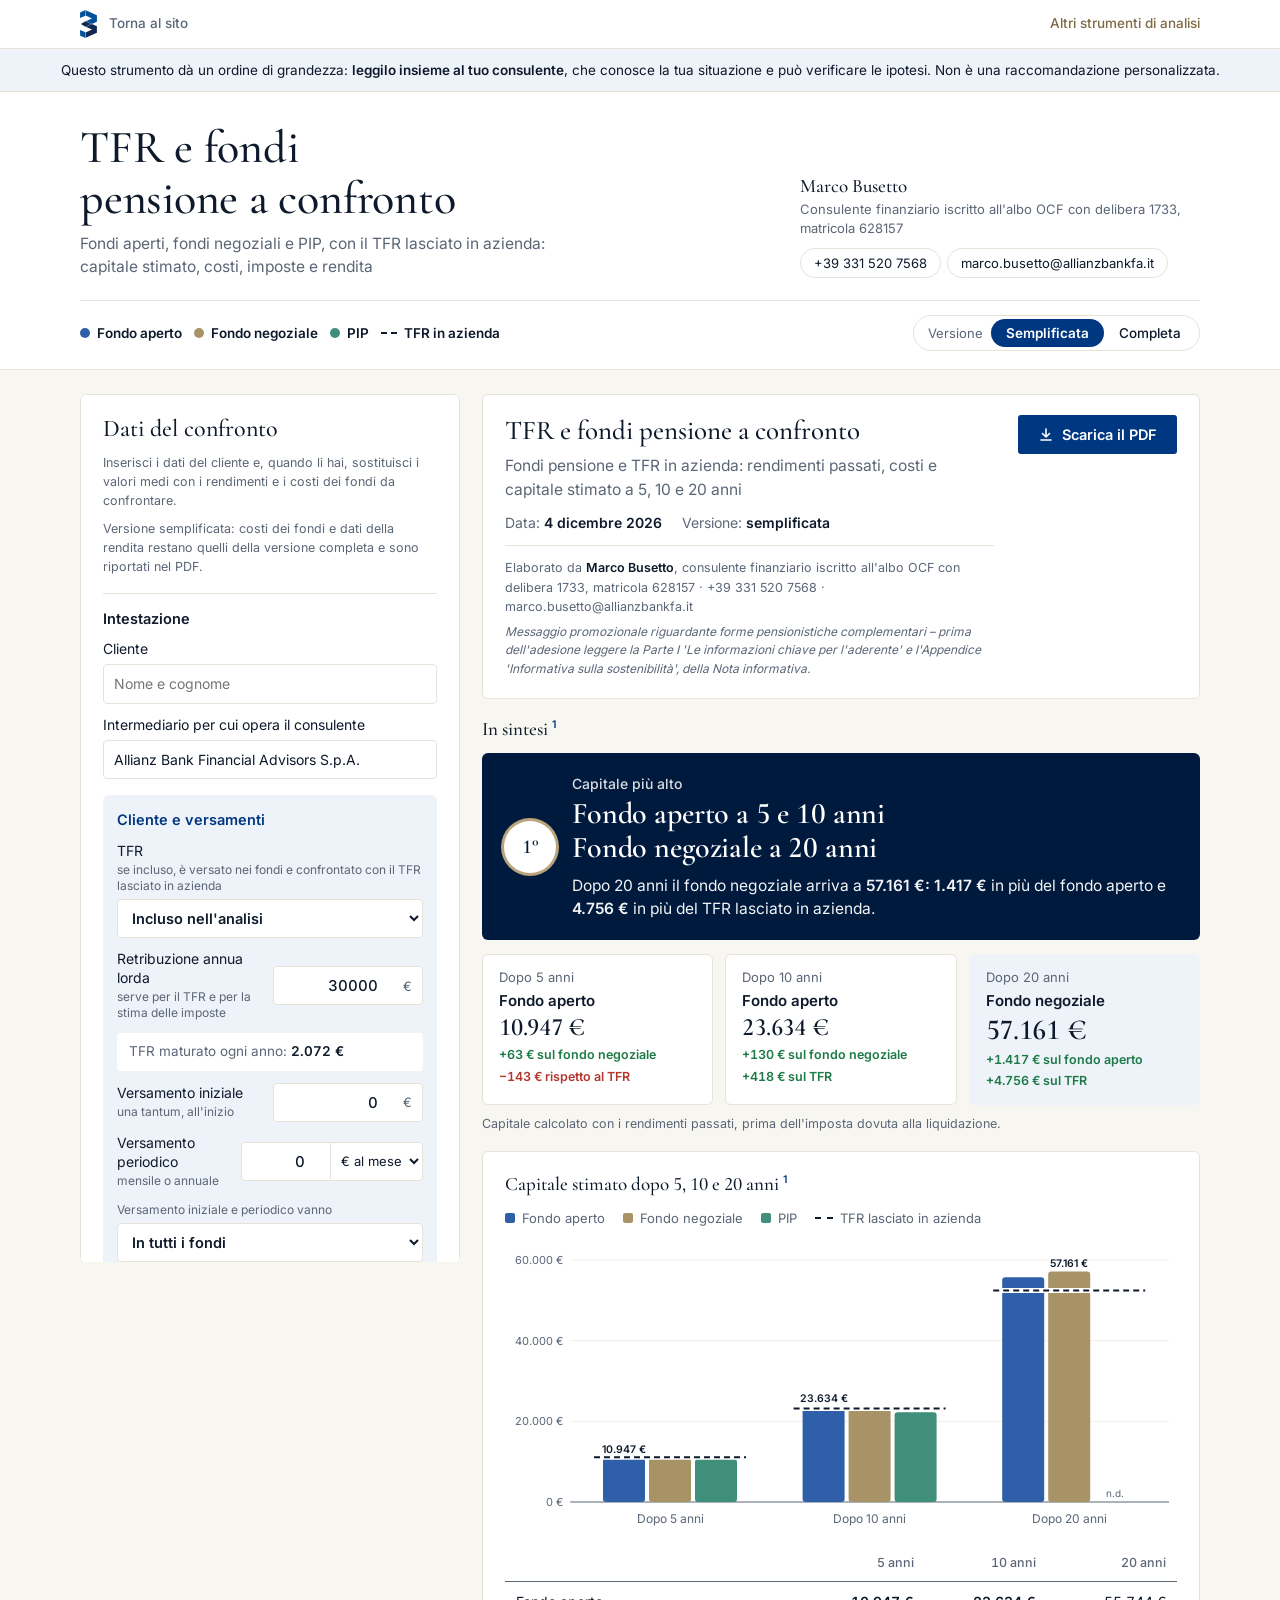
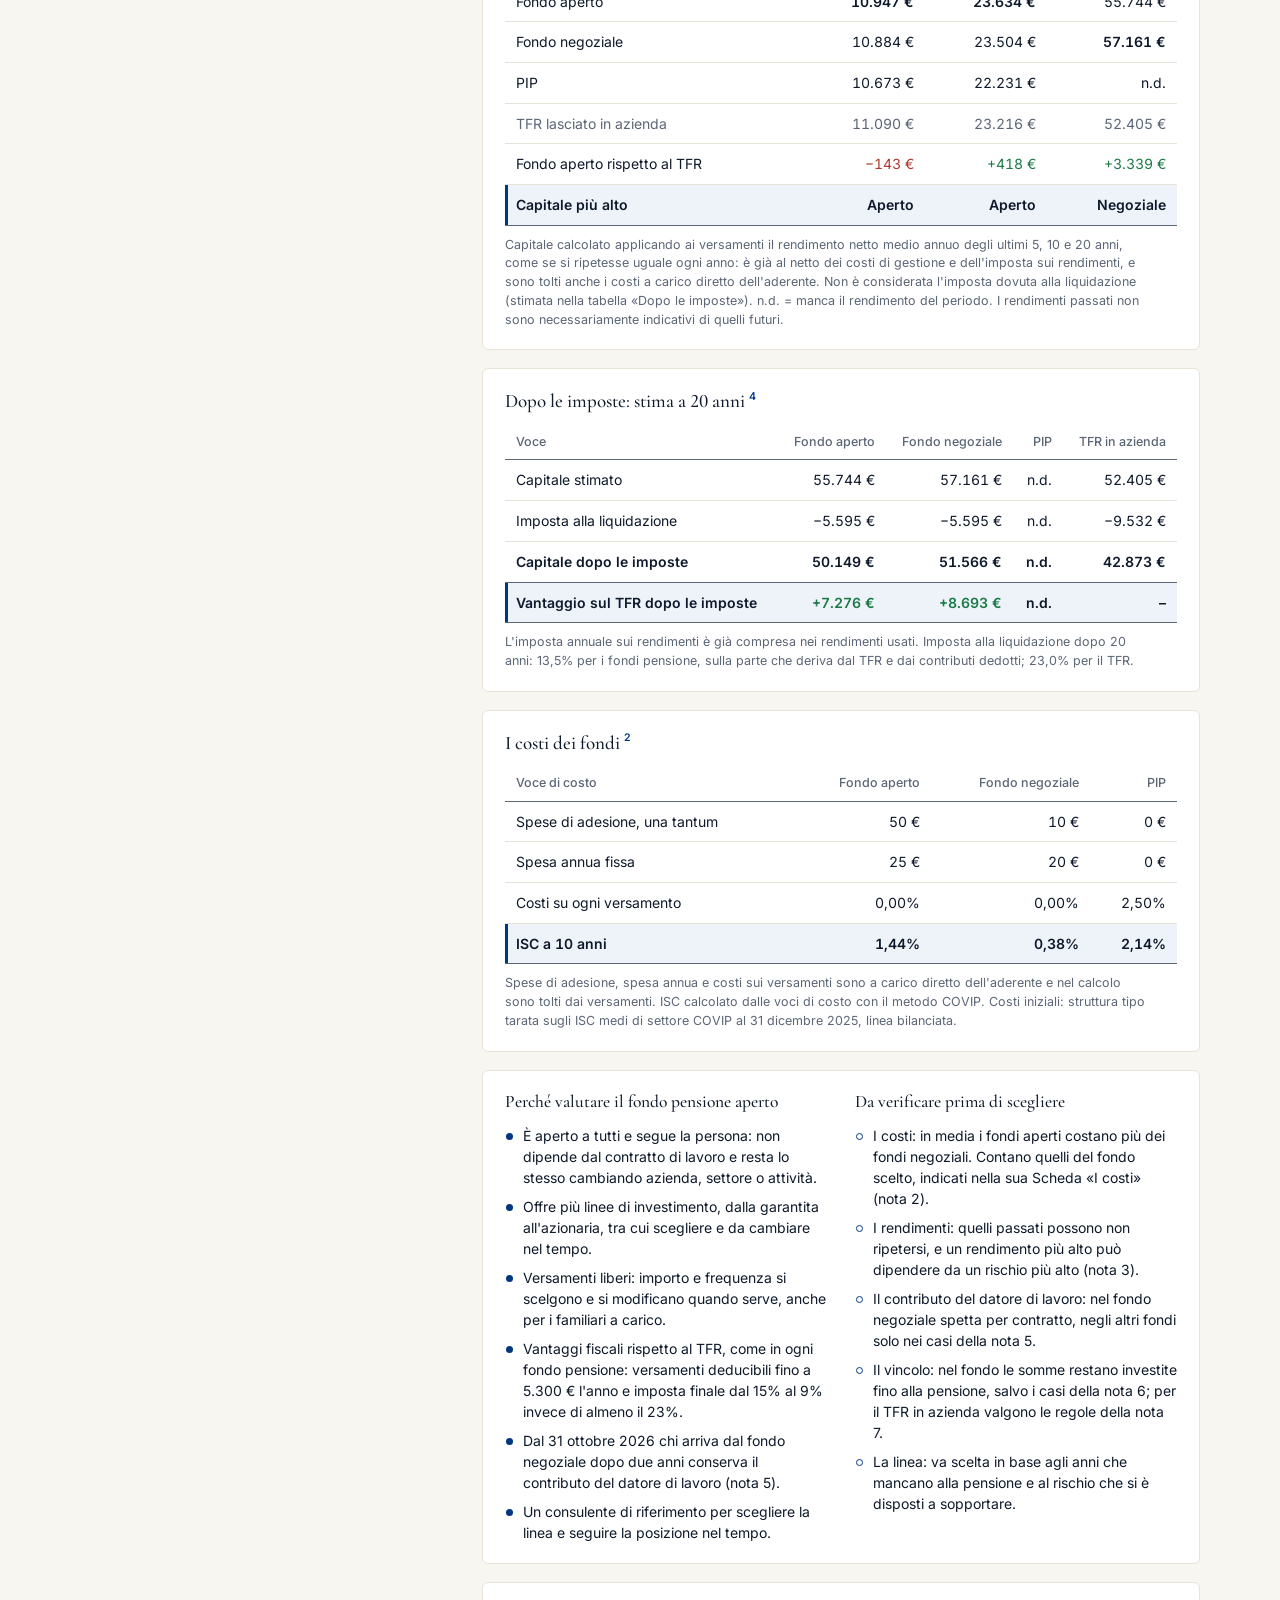
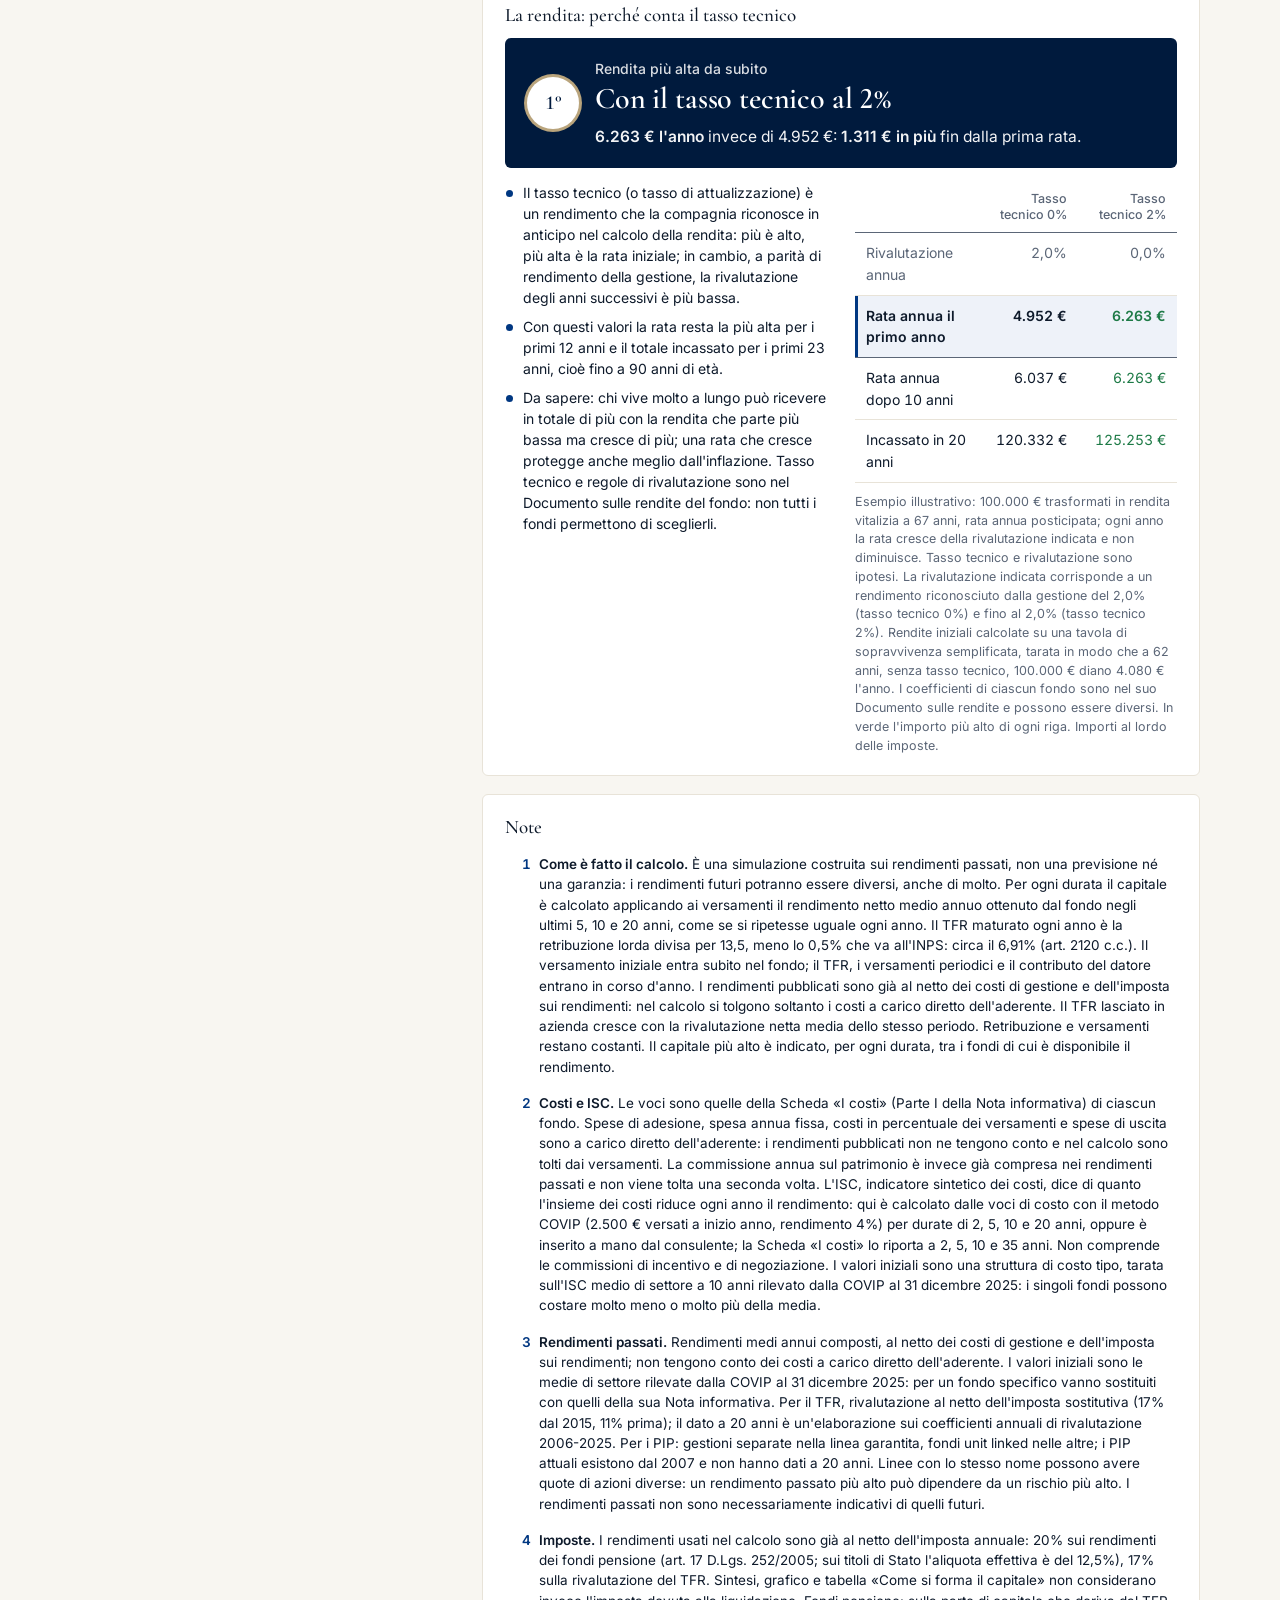
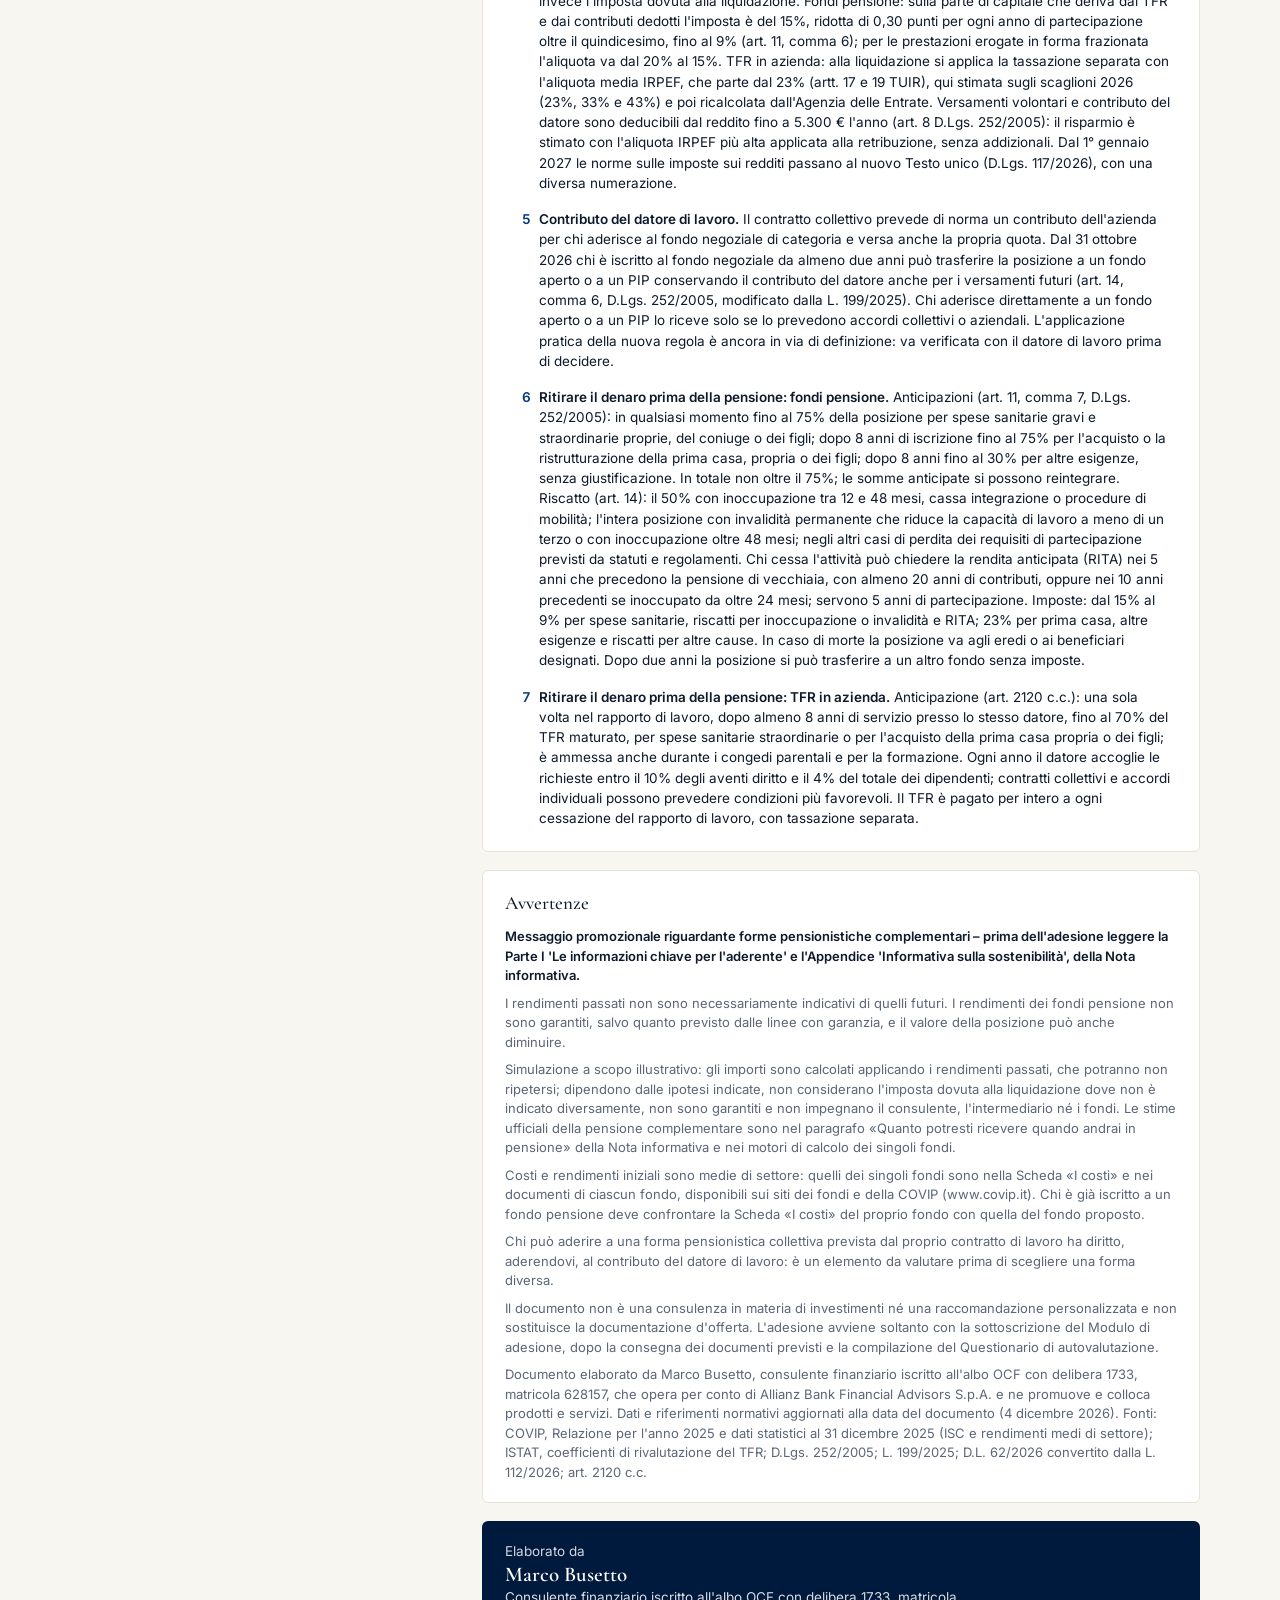
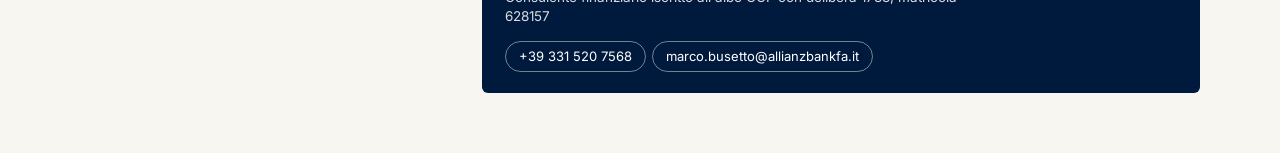
<file: strumenti/tfr-fondi-pensione.html>
<!DOCTYPE html>
<html lang="it">
<head>
<meta charset="utf-8">
<meta name="viewport" content="width=device-width, initial-scale=1">
<meta name="description" content="Confronta fondi pensione aperti, negoziali e PIP con il TFR lasciato in azienda: capitale stimato, costi, imposte e rendita.">
<meta name="theme-color" content="#ffffff">
<link rel="icon" type="image/svg+xml" href="../img/logo-b.svg">
<script>(function(){var t=null;try{t=localStorage.getItem("mb-tema")}catch(e){}
if(t!=="chiaro"&&t!=="scuro"){t=window.matchMedia&&matchMedia("(prefers-color-scheme: dark)").matches?"scuro":"chiaro"}
document.documentElement.setAttribute("data-theme",t==="scuro"?"dark":"light")})();</script>
<title>TFR e fondi pensione a confronto</title>
<link rel="stylesheet" href="../fonts/fonts.css">
<style>
/* Testata a fascia (colore del consulente) con la scelta della versione; colonna dei dati a sinistra, fissa sugli schermi larghi,
   e relazione per il cliente a destra; colonna unica su telefono e in stampa. Nelle tabelle il fondo A è a sinistra e il fondo B
   a destra: in verde il migliore su quella voce, in rosso il peggiore. Versione semplificata per il cliente, completa per l'analisi. */
:root{
  --bg:#eef2f1; --surface:#ffffff; --ink:#17211f; --ink-2:#4d5b59; --line:#d8e0de;
  --accent:#003781; --accent-ink:#ffffff; --accent-soft:#e3eeed;
  --band:#003781; --band-ink:#ffffff; --brass:#b08d47;
  --good:#1d7a46; --bad:#b3372f; --good-bg:#edf6f0; --bad-bg:#fcf0ee; --warn-bg:#fbf2d9; --warn-ink:#6b4d00;
  --s1:#2a78d6; --s2:#eb6834;
  --k1:#2a78d6; --k2:#003781; --k3:#c98a16; --k4:#7a5cc2; --k5:#9aa5a4;
  --r:14px;
  --display:"Source Serif 4", Georgia, serif; --body:"IBM Plex Sans", "Segoe UI", system-ui, sans-serif;
}
@media (prefers-color-scheme: dark){
  :root:not([data-theme="light"]){
    color-scheme:dark;
    --bg:#0f1516; --surface:#182122; --ink:#eaf0ef; --ink-2:#a9b6b5; --line:#2c3839;
    --accent:#5fb9c1; --accent-ink:#0b1516; --accent-soft:#1c3133;
    --band:#123a3e; --band-ink:#ffffff; --brass:#d2b06c;
    --good:#5fcf8f; --bad:#f08a80; --good-bg:#16291f; --bad-bg:#311c1a; --warn-bg:#3a3014; --warn-ink:#f2d68a;
    --s1:#3987e5; --s2:#d95926;
    --k1:#5a9be8; --k2:#5fb9c1; --k3:#e0a93a; --k4:#a58ae0; --k5:#7d8a89;
  }
}
:root[data-theme="dark"]{
    color-scheme:dark;
    --bg:#0f1516; --surface:#182122; --ink:#eaf0ef; --ink-2:#a9b6b5; --line:#2c3839;
    --accent:#5fb9c1; --accent-ink:#0b1516; --accent-soft:#1c3133;
    --band:#123a3e; --band-ink:#ffffff; --brass:#d2b06c;
    --good:#5fcf8f; --bad:#f08a80; --good-bg:#16291f; --bad-bg:#311c1a; --warn-bg:#3a3014; --warn-ink:#f2d68a;
    --s1:#3987e5; --s2:#d95926;
    --k1:#5a9be8; --k2:#5fb9c1; --k3:#e0a93a; --k4:#a58ae0; --k5:#7d8a89;
}
:root[data-theme="dark"]{
  color-scheme:dark;
  --bg:#0f1516; --surface:#182122; --ink:#eaf0ef; --ink-2:#a9b6b5; --line:#2c3839;
  --accent:#5fb9c1; --accent-ink:#0b1516; --accent-soft:#1c3133;
  --band:#123a3e; --band-ink:#ffffff; --brass:#d2b06c;
  --good:#5fcf8f; --bad:#f08a80; --good-bg:#16291f; --bad-bg:#311c1a; --warn-bg:#3a3014; --warn-ink:#f2d68a;
  --s1:#3987e5; --s2:#d95926;
  --k1:#5a9be8; --k2:#5fb9c1; --k3:#e0a93a; --k4:#a58ae0; --k5:#7d8a89;
}
*{box-sizing:border-box}
[hidden]{display:none!important}
html{-webkit-text-size-adjust:100%}
body{margin:0;background:var(--bg);color:var(--ink);font-family:var(--body);font-size:15px;line-height:1.55}
a{color:var(--accent)}
a:focus-visible,input:focus-visible,select:focus-visible,textarea:focus-visible,button:focus-visible,summary:focus-visible{outline:2px solid var(--accent);outline-offset:2px}

/* testata */
.site{background:var(--band);color:var(--band-ink)}
.site :focus-visible{outline-color:var(--band-ink)}
.hin{max-width:1160px;margin:0 auto;padding:30px 20px 0}
.htop{display:flex;justify-content:space-between;align-items:flex-end;gap:18px 40px;flex-wrap:wrap;padding-bottom:22px}
.site h1{font-family:var(--display);font-weight:600;font-size:clamp(27px,3.6vw,38px);line-height:1.1;letter-spacing:-.01em;margin:0;max-width:20ch;text-wrap:balance}
.site .tag{margin:10px 0 0;font-size:15.5px;line-height:1.45;opacity:.85;max-width:52ch}
.by{max-width:400px;font-size:13px;line-height:1.45}
.by p{margin:0}
.by .who{font-family:var(--display);font-size:19px;font-weight:600;line-height:1.25}
.by .ql{opacity:.82;margin-top:2px}
.cts{display:flex;flex-wrap:wrap;gap:6px;margin-top:10px!important}
.cts a{color:inherit;text-decoration:none;border:1px solid currentColor;border-radius:999px;padding:5px 13px;font-size:13px;white-space:nowrap}
.site .cts a{border-color:rgba(255,255,255,.4)}
.site .cts a:hover{background:rgba(255,255,255,.12)}
.hbar{display:flex;align-items:center;justify-content:space-between;gap:10px 20px;flex-wrap:wrap;padding:14px 0 18px;border-top:1px solid rgba(255,255,255,.16)}
.vs{display:flex;align-items:center;gap:8px 12px;flex-wrap:wrap;font-size:13.5px;min-width:0}
.vs .fx{display:inline-flex;align-items:center;gap:7px;font-weight:600;min-width:0}
.vs .fx i{flex:none;width:10px;height:10px;border-radius:50%;box-shadow:0 0 0 2px rgba(255,255,255,.85)}
.vs .vv{opacity:.7;font-family:var(--display);font-style:italic}
.modo{margin-left:auto;display:flex;align-items:center;border:1px solid rgba(255,255,255,.38);border-radius:999px;padding:3px}
.modo span{padding:0 8px 0 11px;font-size:13px;opacity:.82}
.modo button{font:500 13.5px var(--body);border:0;background:transparent;color:var(--band-ink);padding:6px 15px;border-radius:999px;cursor:pointer}
.modo button[aria-pressed="true"]{background:var(--band-ink);color:var(--band);font-weight:600}

/* pagina */
.wrap{max-width:1160px;margin:0 auto;padding:24px 20px 60px}
.page{display:grid;grid-template-columns:minmax(0,380px) minmax(0,1fr);gap:22px;align-items:start}
@media (min-width:881px){
  .page>.col:first-child{position:sticky;top:16px;max-height:calc(100vh - 32px);overflow:auto;border-radius:var(--r);scrollbar-width:thin}
}
@media (max-width:880px){.page{grid-template-columns:minmax(0,1fr)}}
.col{display:flex;flex-direction:column;gap:18px;min-width:0}
.card{background:var(--surface);border:1px solid var(--line);border-radius:var(--r);padding:20px 22px;margin:0}
h2{font-family:var(--display);font-weight:600;font-size:24px;line-height:1.2;margin:0;text-wrap:balance}
h3{font-family:var(--display);font-weight:600;font-size:19px;line-height:1.25;margin:0 0 12px;text-wrap:balance}

/* modulo dei dati */
.ed h2{margin-bottom:4px}
.cap{font-size:14.5px;font-weight:600;color:var(--ink);margin:0 0 10px}
.grp,.grp0{margin-top:16px}
.grp.key{background:var(--accent-soft);border-radius:12px;padding:14px 14px 6px}
.grp.key .cap{color:var(--accent)}
.f{display:grid;gap:5px;margin-bottom:12px;min-width:0}
.f label{font-size:14px;line-height:1.35}
.f label small,.gl small,.tl small{display:block;color:var(--ink-2);font-size:12px;line-height:1.35;margin-top:1px;font-weight:400}
.inp{display:flex;align-items:center;border:1px solid var(--line);border-radius:9px;background:var(--surface);overflow:hidden;transition:border-color .15s,box-shadow .15s}
.inp:focus-within{border-color:var(--accent);box-shadow:0 0 0 3px color-mix(in srgb,var(--accent) 20%,transparent)}
.inp input{width:100%;min-width:0;border:0;background:transparent;color:var(--ink);font:500 15px var(--body);padding:9px 10px;text-align:right;font-variant-numeric:tabular-nums}
.inp input:focus-visible{outline:none}
.inp span{padding-right:10px;color:var(--ink-2);font-size:13px;white-space:nowrap}
input.txt,select.sel,textarea.txt,.fg input,.fg select{width:100%;min-width:0;border:1px solid var(--line);border-radius:9px;background:var(--surface);color:var(--ink);font:inherit;font-size:14px;padding:8px 10px}
select.sel{font-size:14.5px;padding:9px 10px;cursor:pointer}
.grp.key select.sel{font-weight:600}
textarea.txt{resize:vertical;line-height:1.4;font-size:13.5px}
.fg input.n{text-align:right;font-variant-numeric:tabular-nums}
input.txt:focus-visible,select.sel:focus-visible,textarea.txt:focus-visible,.fg input:focus-visible,.fg select:focus-visible{outline:none;border-color:var(--accent);box-shadow:0 0 0 3px color-mix(in srgb,var(--accent) 20%,transparent)}
.fine{font-size:12.5px;line-height:1.5;color:var(--ink-2);margin:10px 0 0;max-width:80ch}
.fine b{color:var(--ink);font-weight:600}
details.fgd{border-top:1px solid var(--line);margin-top:10px}
details.fgd>summary{list-style:none;cursor:pointer;display:flex;justify-content:space-between;align-items:center;gap:10px;padding:12px 0 10px;font-size:14.5px;font-weight:600}
details.fgd>summary::-webkit-details-marker{display:none}
details.fgd>summary::after{content:"";flex:none;width:8px;height:8px;border-right:1.6px solid var(--ink-2);border-bottom:1.6px solid var(--ink-2);transform:rotate(45deg);margin:-4px 4px 0 0;transition:transform .15s}
details.fgd[open]>summary::after{transform:rotate(-135deg);margin-top:4px}
.fg{display:grid;grid-template-columns:minmax(0,1fr) minmax(0,1fr);gap:5px 8px;align-items:center;padding-bottom:12px}
.fg .gh{font-size:11.5px;font-weight:600;color:var(--ink-2);letter-spacing:.02em}
.fg .gh:first-child{display:none}
.fg .gl,.fg .tl,.fg .tx2,.fg .ck.wide{grid-column:1/-1}
.fg .gl,.fg .tl{font-size:13.5px;line-height:1.35;margin:8px 0 0}
.tx2{display:grid;grid-template-columns:minmax(0,1fr) minmax(0,1fr);gap:8px}
.ck{display:flex;gap:8px;align-items:center;font-size:13.5px;cursor:pointer}
.ck input{flex:none;width:17px;height:17px;margin:0;accent-color:var(--accent)}
.ck.wide{align-items:flex-start;line-height:1.4;margin:10px 0 2px}
.btns{display:flex;flex-wrap:wrap;gap:8px;margin-top:14px}
.btn2{font:500 13px var(--body);background:transparent;color:var(--accent);border:1px solid var(--accent);border-radius:999px;padding:7px 14px;cursor:pointer}
.btn2:hover{background:var(--accent-soft)}
sup{line-height:0}
.nw{white-space:nowrap}
.nm{font:600 10.5px/1 var(--body);color:var(--accent);background:none;border:0;padding:2px 3px;margin-left:1px;cursor:pointer;border-radius:3px}
.nm:hover{background:var(--accent-soft)}

/* intestazione della relazione */
.rep-head{display:flex;justify-content:space-between;gap:14px 24px;flex-wrap:wrap;align-items:flex-start}
.rep-head h2{font-size:27px}
.rep-head>div:first-child{flex:1 1 420px;min-width:0}
.rep-head .act{flex:none}
.rep-head .sub{margin:6px 0 10px;color:var(--ink-2);font-size:15.5px;max-width:60ch}
.meta{display:flex;gap:4px 20px;flex-wrap:wrap;margin:0;font-size:14px;color:var(--ink-2)}
.meta b,.cred b{color:var(--ink);font-weight:600}
.cred{margin:12px 0 0;padding-top:12px;border-top:1px solid var(--line);font-size:12.5px;color:var(--ink-2);max-width:72ch}
.promo{margin:6px 0 0;font-size:12px;font-style:italic;color:var(--ink-2);max-width:78ch}
.act{display:flex;flex-direction:column;gap:6px;align-items:flex-end}
.btn{display:inline-flex;align-items:center;gap:8px;font:600 14.5px var(--body);background:var(--accent);color:var(--accent-ink);border:0;border-radius:999px;padding:11px 20px;cursor:pointer}
.btn svg{width:16px;height:16px;flex:none}
.btn:hover{filter:brightness(1.08)}
.btn:disabled{opacity:.6;cursor:progress}
.status{margin:0;font-size:12.5px;color:var(--ink-2);max-width:28ch;text-align:right}

/* sintesi: chi vince e punteggi */
.win{display:flex;gap:16px;align-items:center;background:var(--band);color:var(--band-ink);border-radius:16px;padding:20px 22px;margin:0 0 14px}
.win p{margin:0}
.wb{flex:none;width:52px;height:52px;border-radius:50%;background:var(--band-ink);color:var(--band);box-shadow:0 0 0 3px var(--brass);font:600 20px var(--display);display:grid;place-items:center}
.wk{font-size:14px;font-weight:500;opacity:.85}
.wt{font-family:var(--display);font-size:clamp(23px,2.8vw,30px);line-height:1.15;font-weight:600;letter-spacing:-.005em;text-wrap:balance;overflow-wrap:anywhere;margin-top:2px!important}
.ws{font-size:15.5px;line-height:1.5;margin-top:8px!important;opacity:.95;max-width:72ch}
.ws b{font-weight:600}
.tiles{display:grid;grid-template-columns:repeat(auto-fit,minmax(170px,1fr));gap:12px}
.tile{background:var(--surface);border:1px solid var(--line);border-radius:12px;padding:14px 16px}
.tile .l{font-size:13px;color:var(--ink-2);line-height:1.35}
.tile .v{font-size:19px;font-weight:600;margin-top:4px;line-height:1.25}
.tile.hi{background:var(--accent-soft);border-color:transparent}
.tile.hi .v{font-family:var(--display);font-size:26px;letter-spacing:-.01em;line-height:1.15}
.tile .s{font-size:12.5px;color:var(--ink-2);line-height:1.4;margin-top:4px;font-variant-numeric:tabular-nums}
.tile .v.pos{color:var(--good)}
.xt{margin-top:14px}
.xt .cap{font-size:13px;color:var(--ink-2);margin-bottom:8px}
.lead{background:var(--accent-soft);border-left:3px solid var(--accent);border-radius:0 10px 10px 0;padding:14px 16px;font-size:15.5px;line-height:1.55;margin:0 0 14px}
.lead b{font-weight:600}
.lead b.nw,.ws b.nw{white-space:nowrap}
.lgd{display:flex;flex-wrap:wrap;gap:4px 18px;margin:12px 0 0;font-size:13px;color:var(--ink-2)}
.lgd span{display:inline-flex;align-items:center;gap:7px}
.lgd i{width:11px;height:11px;border-radius:3px;display:inline-block}
.lgd i.g{background:var(--good)}.lgd i.r{background:var(--bad)}.lgd i.n{background:var(--line)}
.ul{list-style:none;margin:0;padding:0;display:grid;gap:8px;font-size:14px;line-height:1.5}
.ul li{position:relative;padding-left:18px}
.ul li::before{content:"";position:absolute;left:1px;top:.58em;width:7px;height:7px;border-radius:50%;background:var(--accent)}
.cav{margin-top:16px}
.intro{margin:-4px 0 14px!important}

/* tabelle A | B */
.tw{overflow-x:auto}
table{border-collapse:collapse;width:100%;font-size:14px;font-variant-numeric:tabular-nums}
th,td{padding:9px 11px;text-align:left;border-bottom:1px solid var(--line);vertical-align:top}
th{font-weight:500;color:var(--ink-2);font-size:12.5px;line-height:1.3;vertical-align:bottom;border-bottom:1px solid var(--ink-2)}
th.l{width:34%}
th.ab{color:var(--ink);font-weight:600;font-size:13px;width:33%}
th.ab i,.fch i,.legend i.d{display:inline-block;width:9px;height:9px;border-radius:50%;margin-right:7px;vertical-align:0}
i.d1{background:var(--s1)}i.d2{background:var(--s2)}
th.ab small{display:block;font-weight:400;color:var(--ink-2);font-size:12px;margin-top:1px}
td.l .rl{font-weight:600}
td.l .cd{display:block}
.cd{display:block;font-size:12.5px;line-height:1.4;color:var(--ink-2);font-weight:400;margin-top:2px}
.cd.s2{color:var(--ink);font-weight:600}
td.v .cv{display:block;font-size:15.5px;font-weight:600;line-height:1.3}
td.v .cv.t{font-size:14px;font-weight:500;line-height:1.4}
td.v.good{background:var(--good-bg)}
td.v.bad{background:var(--bad-bg)}
td.v.good .cv{color:var(--good)}
td.v.bad .cv{color:var(--bad)}
.tg{display:block;margin-top:5px;font-size:11.5px;font-weight:600;letter-spacing:.02em;color:var(--ink-2)}
td.good .tg{color:var(--good)}td.bad .tg{color:var(--bad)}
tr.strong td{border-bottom-color:var(--ink-2)}
tr.strong td.l{background:var(--accent-soft);box-shadow:inset 3px 0 0 var(--accent)}
tr.strong td.v .cv{font-size:17px}
.hs{display:none}
/* telefono: l'etichetta va sopra e i valori dei due fondi sotto, affiancati */
@media (max-width:600px){
  .tw{overflow-x:visible}
  .tw table,.tw thead,.tw tbody{display:block}
  .tw tr{display:grid;grid-template-columns:minmax(0,1fr) minmax(0,1fr);column-gap:6px;row-gap:4px;padding:8px 0;border-bottom:1px solid var(--line)}
  .tw thead tr{align-items:end;border-bottom:1px solid var(--ink-2);padding-top:0}
  .tw th,.tw td{display:block;border:0;padding:2px 4px;width:auto!important}
  .tw thead th.l{display:none}
  .tw td.l{grid-column:1/-1;padding:0 2px}
  .tw td.v{border-radius:8px;padding:6px 8px}
  .tw tr.strong td.l{background:transparent;box-shadow:none}
  .tw tr.strong{box-shadow:inset 3px 0 0 var(--accent);padding-left:8px;background:var(--accent-soft)}
  td.v .cv{font-size:14.5px}
  tr.strong td.v .cv{font-size:15.5px}
  .hf{display:none}.hs{display:inline}
}

/* elementi dentro le celle */
.sri{display:flex;gap:3px;margin:5px 0 3px}
.sri i{width:15px;height:7px;border-radius:2px;background:var(--line)}
.sri i.on{background:var(--accent)}
.stars{color:var(--brass);letter-spacing:1px;font-size:14px;margin-top:2px}
.stk{display:flex;height:9px;border-radius:5px;overflow:hidden;background:var(--bg);margin:7px 0 6px}
.stk i{display:block;height:100%}
.lg{display:grid;gap:2px;font-size:12.5px;color:var(--ink-2)}
.lg span{display:flex;align-items:center;gap:6px}
.lg span i{flex:none;width:8px;height:8px;border-radius:2px}
.lg b{margin-left:auto;color:var(--ink);font-weight:600;font-variant-numeric:tabular-nums}
.bl{display:grid;gap:6px;margin-top:5px}
.br{display:grid;grid-template-columns:minmax(0,1fr) auto;gap:1px 8px;font-size:12.5px;line-height:1.3}
.br .bv{color:var(--ink-2);font-variant-numeric:tabular-nums}
.br i{grid-column:1/-1;height:4px;border-radius:2px;background:var(--accent);opacity:.85}
.tl2{margin:4px 0 0;padding-left:18px;display:grid;gap:3px;font-size:12.5px;line-height:1.35}
.tl2 li span{color:var(--ink-2);white-space:nowrap}

/* due colonne: particolarità, scelte dei gestori, regole comuni */
.fl{display:grid;grid-template-columns:repeat(auto-fit,minmax(250px,1fr));gap:20px 28px}
.fch{display:flex;align-items:baseline;gap:0;margin:0 0 12px;padding-bottom:8px;border-bottom:1px solid var(--line);font-family:var(--display);font-size:17px;font-weight:600;line-height:1.3}
.fch small{display:block;font-family:var(--body);font-size:12.5px;font-weight:400;color:var(--ink-2)}
.pl{list-style:none;margin:0;padding:0;display:grid;gap:9px;font-size:14px;line-height:1.5}
.pl li{position:relative;padding-left:20px}
.pl li::before{content:"";position:absolute;left:1px;top:.5em;width:9px;height:9px;border-radius:50%;background:var(--accent)}
.pl li.pro::before{background:var(--good)}
.pl li.con::before{background:var(--bad)}
.pl li.give::before{background:transparent;border:1.5px solid var(--accent);width:6px;height:6px}
.pl b{font-weight:600}
.none{margin:0;color:var(--ink-2);font-size:14px}
.mv{list-style:none;margin:0;padding:0;display:grid;gap:12px}
.mv li{border-left:3px solid var(--line);padding:0 0 0 12px;font-size:14px;line-height:1.5}
.mv li.pos{border-color:var(--good)}.mv li.neg{border-color:var(--bad)}
.mv .mt{font-size:11.5px;font-weight:600;letter-spacing:.03em;text-transform:uppercase;color:var(--ink-2)}
.mv li.pos .mt{color:var(--good)}.mv li.neg .mt{color:var(--bad)}
.mv .mw{font-size:12.5px;color:var(--ink-2);margin-left:8px}
.mv b{display:block;font-weight:600;margin-top:1px}
.mv p{margin:2px 0 0;color:var(--ink-2);font-size:13.5px}
.ms{margin:14px 0 0;font-family:var(--display);font-style:italic;font-size:15px;line-height:1.5}

/* grafici */
.legend{display:flex;gap:6px 18px;font-size:13px;color:var(--ink-2);margin:2px 0 8px;flex-wrap:wrap}
.legend span{display:inline-flex;align-items:center}
.legend i.sq{display:inline-block;width:10px;height:10px;border-radius:2px;margin-right:7px}
.legend i.ln{display:inline-block;width:18px;height:0;border-top:2px dashed var(--ink);margin-right:7px}
.chart{position:relative;margin:0 0 14px}
.chart svg{display:block;width:100%;height:auto;touch-action:pan-y}
.tip{position:absolute;pointer-events:none;background:var(--ink);color:var(--bg);padding:7px 10px;border-radius:8px;font-size:12.5px;line-height:1.4;width:max-content;max-width:260px;display:none;transform:translate(-50%,-105%);z-index:2;font-variant-numeric:tabular-nums}

/* note, avvertenze, firma */
.notes{list-style:none;margin:0;padding:0;display:grid;gap:10px}
.notes li{display:grid;grid-template-columns:24px minmax(0,1fr);gap:8px;font-size:13.5px;line-height:1.5;border-radius:8px;padding:3px 6px 3px 2px;max-width:86ch;transition:background .3s}
.notes li.hl{background:var(--accent-soft)}
.notes .k{font-weight:600;color:var(--accent);font-variant-numeric:tabular-nums;text-align:right}
.notes b{font-weight:600}
.avv p{margin:0 0 8px;font-size:13px;line-height:1.5;color:var(--ink-2);max-width:86ch}
.avv p.k{color:var(--ink);font-weight:600}
.avv p:last-child{margin-bottom:0}
.firma{display:flex;justify-content:space-between;align-items:center;gap:14px 28px;flex-wrap:wrap;background:var(--band);color:var(--band-ink);border-color:transparent;font-size:13.5px;line-height:1.45}
.firma p{margin:0}
.firma .by1{opacity:.82}
.firma .who{font-family:var(--display);font-size:21px;font-weight:600;line-height:1.25}
.firma .ql{opacity:.85;max-width:52ch}
.firma .cts{margin-top:0!important}
.firma .cts a{border-color:rgba(255,255,255,.45)}
.firma .cts a:hover{background:rgba(255,255,255,.12)}

/* telefono */
@media (max-width:600px){
  .hin{padding:22px 16px 0}
  .htop{padding-bottom:16px}
  .by{max-width:none}
  .by .ql{display:none}
  .site .tag{font-size:14.5px}
  .cts a{font-size:12.5px;padding:4px 10px}
  .hbar{padding:12px 0 14px}
  .vs{font-size:12.5px}
  .modo{width:100%;margin:0}
  .modo button{flex:1}
  .wrap{padding:18px 12px 48px}
  .card{padding:16px}
  .rep-head h2{font-size:24px}
  .win{padding:16px;gap:12px;align-items:flex-start}
  .wb{width:42px;height:42px;font-size:17px}
  .tile .v{font-size:17px}.tile.hi .v{font-size:22px}
}
@media (prefers-reduced-motion: reduce){*{transition:none!important}}

/* ---------- Stampa (A4) ---------- */
@page{size:A4;margin:14mm 13mm 18mm}
@page{
  @bottom-left{content:"Elaborato da Marco Busetto, consulente finanziario iscritto all'albo OCF con delibera 1733, matricola 628157 · +39 331 520 7568 · marco.busetto@allianzbankfa.it";font:600 6.5pt sans-serif;color:#003781}
  @bottom-right{content:"Pagina " counter(page) " di " counter(pages);font:7.5pt sans-serif;color:#555}
}
@media print{
  :root,:root[data-theme="dark"],:root:not([data-theme="light"]){
    color-scheme:light;
    --bg:#ffffff; --surface:#ffffff; --ink:#14201f; --ink-2:#4c5a59; --line:#cfd6d6;
    --accent:#003781; --accent-ink:#ffffff; --accent-soft:#e6f0f0; --band:#003781; --band-ink:#ffffff;
    --good:#1d7a46; --bad:#b3372f; --good-bg:#edf6f0; --bad-bg:#fcf0ee;
    --s1:#2a78d6; --s2:#eb6834;
    --k1:#2a78d6; --k2:#003781; --k3:#c98a16; --k4:#7a5cc2; --k5:#9aa5a4;
  }
  *{-webkit-print-color-adjust:exact;print-color-adjust:exact}
  body{font-size:10pt}
  .wrap{max-width:none;padding:0}
  .site,.no-print,.tip{display:none!important}
  .page{display:block}
  .col{gap:10pt}
  .card{border:0;padding:0;border-radius:0}
  .rep-head{border-top:3pt solid var(--accent);border-bottom:1px solid var(--line);padding:8pt 0}
  h2{font-size:17pt;color:var(--accent)}
  h3{font-size:11pt;color:var(--accent);border-bottom:1px solid var(--line);padding-bottom:2pt;margin-bottom:6pt;break-after:avoid}
  .tiles{grid-template-columns:repeat(3,1fr);gap:6pt}
  .tile{padding:6pt 8pt;border-radius:4pt}
  .tile .v{font-size:12pt}.tile.hi .v{font-size:15pt}
  .tile .l,.tile .s{font-size:8pt}
  .lead{font-size:10pt;padding:7pt 9pt;margin-bottom:6pt}
  .win{padding:8pt 10pt;border-radius:5pt;margin-bottom:6pt;gap:8pt;background:var(--accent)}.wb{width:26pt;height:26pt;font-size:11pt}.wk{font-size:7.5pt}.wt{font-size:15pt}.ws{font-size:9.5pt}
  table{font-size:9pt}th{font-size:8pt}th,td{padding:3pt 5pt}td.v .cv{font-size:9.5pt}
  .tw{overflow:visible}
  thead{display:table-header-group}
  tr,.tile,.notes li,.lead,.win,.avv p,.firma,.fl>div,.mv li{break-inside:avoid}
  .notes{gap:4pt}.notes li{font-size:8.5pt;max-width:none}
  .cd{font-size:8pt}
  .fl{grid-template-columns:1fr 1fr;gap:14pt}.pl,.ul{font-size:9pt;gap:3pt}
  .avv p{font-size:8.5pt;max-width:none;margin-bottom:4pt}
  .fine,.cred,.promo{font-size:8pt;max-width:none}
  .firma{background:none;color:var(--ink);border-top:2pt solid var(--accent);padding:6pt 0 0;font-size:9.5pt}.firma .who{font-size:13pt;color:var(--accent)}.firma .cts a{border:0;padding:0 8pt 0 0;color:var(--ink)}
  .nm{font-size:7pt;padding:0 1pt}
}
.f.fr{grid-template-columns:minmax(0,1fr) 150px;align-items:center;gap:10px}
.grp.key .fine{margin:-2px 0 10px}

/* ---------- Confronto tra forme pensionistiche e TFR: tabelle con più colonne di numeri, riquadri della sintesi, modulo dei dati ---------- */
:root{--s3:#1baf7a}
@media (prefers-color-scheme: dark){:root:not([data-theme="light"]){--s3:#199e70}}
:root[data-theme="dark"]{--s3:#199e70}
[data-modo="s"] #c-form [data-full]{display:none!important}
[data-modo="c"] .solo-s{display:none}
.vs .fx.tf i{width:16px;height:0;border-radius:0;border-top:2px dashed currentColor;box-shadow:none;background:transparent}
th.l{width:auto}
th:not(.l),td.num{text-align:right}
td.num{white-space:nowrap}
td.num.wr{white-space:normal;overflow-wrap:anywhere}
td.cb{font-weight:600}
td.pos{color:var(--good)}td.neg{color:var(--bad)}
tr.b td{font-weight:600;border-bottom-color:var(--ink-2)}
tr.strong td{background:var(--accent-soft);font-weight:600;border-bottom-color:var(--ink-2)}
tr.strong td:first-child{box-shadow:inset 3px 0 0 var(--accent)}
tr.muted td{color:var(--ink-2)}
.sintesi h3{margin-bottom:12px}
.tile.key{background:var(--accent-soft);border-color:var(--accent)}
.tile .v.txt{font-size:16px;line-height:1.3}
.sint .tile .v,.sint .tile.hi .v{font-family:var(--body);font-size:15px;letter-spacing:0;line-height:1.3}
.tile .m{font-family:var(--display);font-size:25px;font-weight:600;line-height:1.15;margin-top:3px;font-variant-numeric:tabular-nums;letter-spacing:-.01em}
.tile.hi .m{font-size:29px}
.tile .s.pos{color:var(--good);font-weight:600}.tile .s.neg{color:var(--bad);font-weight:600}
.duo{display:grid;grid-template-columns:repeat(auto-fit,minmax(250px,1fr));gap:20px 28px}
.duo h3{font-size:17.5px}
.duo .give .ul li::before{background:transparent;border:1.5px solid var(--accent);width:5px;height:5px}
.duo.ren{margin-top:2px}
.print-only{display:none}
/* modulo dei dati */
.grp:not(.key){padding-top:14px;border-top:1px solid var(--line)}
.f.wide{grid-template-columns:minmax(0,1fr) 182px;align-items:center;gap:10px}
.inp select{border:0;border-left:1px solid var(--line);background:transparent;color:var(--ink);font:inherit;font-size:13px;padding:9px 4px 9px 6px;flex:none;cursor:pointer}
.out{margin:0 0 12px;padding:9px 12px;background:var(--surface);border-radius:9px;font-size:13.5px;line-height:1.45;color:var(--ink-2)}
.out b{color:var(--ink);font-weight:600;font-variant-numeric:tabular-nums}
.chk{display:flex;gap:10px;align-items:flex-start;font-size:14px;line-height:1.35;margin:2px 0 12px;cursor:pointer}
.chk input{flex:none;width:18px;height:18px;margin:1px 0 0;accent-color:var(--accent)}
.chk small{display:block;color:var(--ink-2);font-size:12px;line-height:1.35;margin-top:2px}
.frw{display:grid;grid-template-columns:56px 112px minmax(0,1fr);gap:6px;align-items:center;margin-bottom:8px}
.frw label{font-size:13px;font-weight:600;color:var(--ink-2)}
.frw select,.frw input{width:100%;min-width:0;border:1px solid var(--line);border-radius:9px;background:var(--surface);color:var(--ink);font:inherit;font-size:14px;padding:8px}
.frw input:disabled{opacity:.45}
.g3,.g4{display:grid;gap:6px;align-items:center}
.g4{margin-top:4px}
.gh{font-size:11.5px;font-weight:600;color:var(--ink-2);text-align:center}
.gl{font-size:13px;line-height:1.25}
.gl small{display:block;color:var(--ink-2);font-size:11.5px;line-height:1.3;margin-top:1px}
.gsec{grid-column:1/-1;font-size:12px;line-height:1.35;color:var(--ink-2);border-top:1px solid var(--line);padding-top:7px;margin-top:4px}
.gsec b{color:var(--ink);font-weight:600}
.gsec.first{border-top:0;padding-top:0;margin-top:0}
.g3 input,.g4 input{width:100%;min-width:0;border:1px solid var(--line);border-radius:8px;background:var(--surface);color:var(--ink);font:inherit;font-size:13.5px;padding:7px 3px;text-align:center;font-variant-numeric:tabular-nums;-moz-appearance:textfield;appearance:textfield}
.g3 input::placeholder{color:var(--ink-2);opacity:.75}
.g4 input:disabled{opacity:.4}
.g3 input::-webkit-outer-spin-button,.g3 input::-webkit-inner-spin-button,.g4 input::-webkit-outer-spin-button,.g4 input::-webkit-inner-spin-button{-webkit-appearance:none;margin:0}
.g3 input:focus-visible,.g4 input:focus-visible{outline:none;border-color:var(--accent);box-shadow:0 0 0 3px color-mix(in srgb,var(--accent) 20%,transparent)}
.btn2{margin-top:10px}
@media (max-width:600px){
  .tw tr{grid-template-columns:repeat(var(--nc,3),minmax(0,1fr))}
  .tw td.num{font-size:13px;text-align:left}
  .tw tr.strong{background:var(--accent-soft);box-shadow:inset 3px 0 0 var(--accent);padding-left:8px}
  .tw tr.strong td{background:transparent;box-shadow:none}
  .tw th:not(.l){text-align:left;font-size:11.5px}
  .tile .m{font-size:22px}.tile.hi .m{font-size:24px}
}
@media print{
  :root,:root[data-theme="dark"],:root:not([data-theme="light"]){--s3:#1baf7a}
  .print-only{display:block}
  .tile .m{font-size:13pt}.tile.hi .m{font-size:15pt}
  .tiles.key{grid-template-columns:repeat(4,1fr)}
  .duo{grid-template-columns:1fr 1fr;gap:14pt}.duo>div{break-inside:avoid}
}

/* ===== Tema del sito di Marco Busetto: chiaro, sobrio, oro tenue ===== */
:root{
  --bg:#f8f6f1; --surface:#ffffff; --ink:#0e1a2b; --ink-2:#5b6677; --line:#e8e3d8;
  --accent:#003781; --accent-ink:#ffffff; --accent-soft:#eef2f9;
  --band:#001a3d; --band-ink:#ffffff; --brass:#b9a47c; --gold-deep:#a08756; --gold-ink:#7f6a43;
  --s1:#2f5fa8; --s2:#a89367; --s3:#3f8f7a;
  --k1:#2f5fa8; --k2:#001a3d; --k3:#a89367; --k4:#7a5cc2; --k5:#9aa5a4;
  --display:"Cormorant Garamond",Georgia,serif; --body:Inter,system-ui,-apple-system,"Segoe UI",Roboto,sans-serif;
  --r:6px;
}
@media (prefers-color-scheme: dark){:root:not([data-theme="light"]){--bg:#0b1626; --surface:#13223a; --ink:#e9eef5; --ink-2:#a5b2c4; --line:#24364f;
    --accent:#8fb3e8; --accent-ink:#0b1626; --accent-soft:#1a2c47;
    --band:#00142f; --band-ink:#ffffff; --brass:#d8c9a8; --gold-deep:#d8c9a8; --gold-ink:#d8c9a8;
    --good-bg:#16291f; --bad-bg:#311c1a;
    --s1:#6f9be0; --s2:#d8c9a8; --s3:#4fb393;
    --k1:#6f9be0; --k2:#8fb3e8; --k3:#d8c9a8; --k4:#a58ae0; --k5:#7d8a89;}}
:root[data-theme="dark"]{--bg:#0b1626; --surface:#13223a; --ink:#e9eef5; --ink-2:#a5b2c4; --line:#24364f;
    --accent:#8fb3e8; --accent-ink:#0b1626; --accent-soft:#1a2c47;
    --band:#00142f; --band-ink:#ffffff; --brass:#d8c9a8; --gold-deep:#d8c9a8; --gold-ink:#d8c9a8;
    --good-bg:#16291f; --bad-bg:#311c1a;
    --s1:#6f9be0; --s2:#d8c9a8; --s3:#4fb393;
    --k1:#6f9be0; --k2:#8fb3e8; --k3:#d8c9a8; --k4:#a58ae0; --k5:#7d8a89;}
@media print{:root,:root[data-theme="dark"],:root:not([data-theme="light"]){
  --bg:#ffffff; --surface:#ffffff; --ink:#0e1a2b; --ink-2:#4c5a6b; --line:#d9d3c7;
  --accent:#003781; --accent-ink:#ffffff; --accent-soft:#eef2f9; --band:#003781; --band-ink:#ffffff;
  --s1:#2f5fa8; --s2:#a89367; --s3:#3f8f7a; --k1:#2f5fa8; --k2:#001a3d; --k3:#a89367; --k4:#7a5cc2; --k5:#9aa5a4;
}}
h1,h2,h3,.wt,.wb,.who,.fch,.tile .v,.tile .m{font-variant-numeric:lining-nums tabular-nums}
@media screen{
  h2,h3{font-weight:500}
  /* testata chiara */
  .site{background:var(--surface);color:var(--ink);border-bottom:1px solid var(--line)}
  .site :focus-visible{outline-color:var(--accent)}
  .site h1{font-weight:500;font-size:clamp(32px,4.2vw,46px);letter-spacing:-.005em}
  .site .tag{opacity:1;color:var(--ink-2)}
  .by .who{font-weight:500}
  .by .ql{opacity:1;color:var(--ink-2)}
  .site .cts a{border-color:var(--line);color:var(--ink)}
  .site .cts a:hover{background:var(--accent-soft);border-color:var(--accent-soft)}
  .hbar{border-top:1px solid var(--line)}
  .vs .fx i{box-shadow:none}
  .vs .vv{opacity:1;color:var(--ink-2)}
  .modo{border-color:var(--line)}
  .modo span{opacity:1;color:var(--ink-2)}
  .modo button{color:var(--ink)}
  .modo button[aria-pressed="true"]{background:var(--accent);color:var(--accent-ink);font-weight:600}
  nav:not(.mb-back) a{background:none;color:var(--ink-2);border-radius:0;border-bottom:2px solid transparent;padding:12px 2px 12px;margin-right:22px}
  nav:not(.mb-back) a:hover{background:none;color:var(--ink)}
  nav:not(.mb-back) a[aria-current="page"]{background:none;color:var(--ink);font-weight:600;border-bottom-color:var(--gold-deep)}
  /* linee più nette */
  .grp.key,.tile{border-radius:6px}
  .win{border-radius:6px}
  .inp,input.txt,select.sel,textarea.txt,.fg input,.fg select,.out,.frw select,.frw input,.g3 input,.g4 input{border-radius:4px}
  .notes li,.tip{border-radius:4px}
  .lead,.alert{border-radius:0 4px 4px 0}
  .btn,.btn2{border-radius:3px}
}
/* barra di ritorno al sito */
.mb-back{display:block;background:var(--surface);border-bottom:1px solid var(--line);font:500 13.5px/1.3 var(--body)}
.mb-back .in{max-width:1160px;margin:0 auto;padding:10px 20px;display:flex;align-items:center;justify-content:space-between;gap:12px}
.mb-back a{padding:0;margin:0;background:none;border:0;border-radius:0;color:var(--ink-2);text-decoration:none;display:inline-flex;align-items:center;gap:12px;font-weight:500}
.mb-back a:hover{background:none;color:var(--ink)}
.mb-back img{display:block;height:28px;width:auto}
.mb-back .alt{color:var(--gold-ink)}
.mb-back .alt:hover{color:var(--ink)}
@media (prefers-color-scheme: dark){:root:not([data-theme="light"]) .mb-back img{background:#f4f1e9;border-radius:4px;padding:3px 5px}}
:root[data-theme="dark"] .mb-back img{background:#f4f1e9;border-radius:4px;padding:3px 5px}
@media (max-width:600px){.mb-back .in{padding:10px 12px}.mb-back .alt{display:none}}
@media print{.mb-back{display:none}}
.mb-nota{margin:0;padding:11px 20px;background:var(--accent-soft);color:var(--ink);border-bottom:1px solid var(--line);font:400 13.5px/1.5 var(--body);text-align:center}
.mb-nota strong{font-weight:600}
@media print{.mb-nota{display:none}}

</style>
</head>
<body>
<nav class="mb-back no-print" aria-label="Sito di Marco Busetto"><div class="in"><a href="../index.html" aria-label="Torna al sito di Marco Busetto"><img src="../img/logo-b.svg" alt="" width="16" height="28"><span>Torna al sito</span></a><a class="alt" href="../index.html#strumenti">Altri strumenti di analisi</a></div></nav>
<p class="mb-nota no-print">Questo strumento dà un ordine di grandezza: <strong>leggilo insieme al tuo consulente</strong>, che conosce la tua situazione e può verificare le ipotesi. Non è una raccomandazione personalizzata.</p>

<header class="site">
 <div class="hin">
  <div class="htop">
   <div>
    <h1>TFR e fondi pensione a confronto</h1>
    <p class="tag">Fondi aperti, fondi negoziali e PIP, con il TFR lasciato in azienda: capitale stimato, costi, imposte e rendita</p>
   </div>
   <div class="by">
    <p class="who">Marco Busetto</p>
    <p class="ql">Consulente finanziario iscritto all'albo OCF con delibera 1733, matricola 628157</p>
    <p class="cts"><a href="tel:+393315207568">+39 331 520 7568</a><a href="mailto:marco.busetto@allianzbankfa.it">marco.busetto@allianzbankfa.it</a></p>
   </div>
  </div>
  <div class="hbar">
   <div class="vs" id="c-vs"></div>
   <div class="modo no-print" role="group" aria-label="Versione del documento"><span>Versione</span><button type="button" data-m="s" aria-pressed="true">Semplificata</button><button type="button" data-m="c" aria-pressed="false">Completa</button></div>
  </div>
 </div>
</header>
<div class="wrap">
<section class="page">
  <div class="col no-print"><form class="card ed" id="c-form" novalidate></form></div>
  <div class="col" id="c-rep"></div>
</section>
</div>

<script>
/* Fuori da Claude il salvataggio passa dal browser: il PDF generato viene scaricato direttamente. */
if(!window.claude){window.claude={use:function(n){return n!=='downloads'?null:{save:function(o){
  var u=URL.createObjectURL(new Blob([o.data],{type:'application/pdf'})),a=document.createElement('a');
  a.href=u;a.download=o.filename||'Analisi.pdf';document.body.appendChild(a);a.click();
  setTimeout(function(){URL.revokeObjectURL(u);a.remove()},2000);return Promise.resolve();}}}}}
</script>
<script>
/* ================= DATI DI SETTORE (COVIP, 31 dicembre 2025) ================= */
var H=[5,10,20];                    /* orizzonti del confronto, in anni */
var DUR=[2,5,10,20];                /* durate dell'ISC, in anni */
var TIPI={fpa:['Fondo aperto','Aperto'],fpn:['Fondo negoziale','Negoziale'],pip:['PIP','PIP']};
var FORME=[];                       /* fondi messi a confronto, nell'ordine scelto */
function setForme(keys){
  FORME=keys.map(function(k,i){
    var dup=keys.filter(function(x){return x===k}).length>1,n=dup?' '+(keys.slice(0,i+1).filter(function(x){return x===k}).length):'';
    return {k:k,nome:TIPI[k][0]+n,breve:TIPI[k][1]+n};
  });
}
setForme(['fpa','fpn','pip']);
/* Struttura di costo tipo per forma. La commissione sul patrimonio (pp, per linea) è tarata in modo che
   l'ISC a 10 anni calcolato coincida con l'ISC medio di settore: garantita 1,19/0,67/1,87; obbligazionaria
   1,06/0,36/1,94; bilanciata 1,44/0,38/2,14; azionaria 1,72/0,38/2,62 (aperti/negoziali/PIP). */
var TIPO={fpa:{ad:50,fx:25,pv:0,us:0},fpn:{ad:10,fx:20,pv:0,us:0},pip:{ad:0,fx:0,pv:2.5,us:0}};
/* r5, r10, r20 = rendimenti netti medi annui composti di settore a 5, 10 e 20 anni: sono la base del calcolo del capitale.
   Sono già al netto dei costi di gestione e dell'imposta sui rendimenti, ma non dei costi a carico diretto dell'aderente.
   pp = commissione sul patrimonio tipo: è già compresa nei rendimenti e serve solo per calcolare l'ISC. */
var LINEE={
  gar:{nome:'Garantita',pp:{fpa:0.97,fpn:0.52,pip:1.41},r5:{fpa:0.5,fpn:0.7,pip:1.3},r10:{fpa:0.6,fpn:0.7,pip:1.5},r20:{}},
  obp:{nome:'Obbligazionaria pura',pp:{fpa:0.84,fpn:0.21,pip:1.48},r5:{fpa:-1.2,fpn:0.9,pip:-0.2},r10:{fpa:0.1,fpn:0.5,pip:0},r20:{}},
  obm:{nome:'Obbligazionaria mista',pp:{fpa:0.84,fpn:0.21,pip:1.48},r5:{fpa:0.5,fpn:2.4},r10:{fpa:0.8,fpn:2.6},r20:{}},
  bil:{nome:'Bilanciata',pp:{fpa:1.22,fpn:0.23,pip:1.68},r5:{fpa:2.9,fpn:2.4,pip:2.2},r10:{fpa:2.9,fpn:2.7,pip:1.9},r20:{fpa:3.0,fpn:3.2}},
  az:{nome:'Azionaria',pp:{fpa:1.5,fpn:0.23,pip:2.16},r5:{fpa:6.2,fpn:5.1,pip:7.0},r10:{fpa:5.1,fpn:4.8,pip:5.1},r20:{fpa:3.8,fpn:4.2}}
};
/* Rivalutazione netta media annua del TFR a 5, 10 e 20 anni. 5 e 10 anni: COVIP. 20 anni (2006-2025): elaborazione sui
   coefficienti annuali di rivalutazione, al netto dell'imposta sostitutiva (11% fino al 2014, 17% dal 2015): 2,42%. */
var TFR_ST=[3.4,2.5,2.4];
var TETTO=5300;                     /* limite annuo di deducibilità dei contributi, dal 2026 */

/* ================= CALCOLI (funzioni pure) ================= */
function fv(C,i,N){return Math.abs(i)<1e-12?C*N:C*(Math.pow(1+i,N)-1)/i*(1+i)}   /* versamenti a inizio anno */

/* ISC con il metodo COVIP: 2.500 euro a inizio anno, rendimento 4%, costi esclusa la tassazione;
   il costo di uscita (trasferimento) conta per tutte le durate tranne i 35 anni. c = {ad, fx, pv, pp, us}, percentuali in frazione. */
function iscCalc(c,N){
  var pos=0,t,lo=-0.95,hi=0.04,k,m;
  for(t=1;t<=N;t++)pos=(pos+2500*(1-c.pv)-c.fx-(t===1?c.ad:0))*(1.04-c.pp);
  if(N<35)pos-=c.us;
  for(k=0;k<80;k++){m=(lo+hi)/2;if(fv(2500,m,N)>pos)hi=m;else lo=m}
  return 0.04-(lo+hi)/2;
}
function irpef(x){x=Math.max(0,x);return x<=28000?x*0.23:(x<=50000?6440+(x-28000)*0.33:13700+(x-50000)*0.43)}   /* scaglioni 2026 */
function aliqMarg(x){return x<=28000?0.23:(x<=50000?0.33:0.43)}
function aliqFondo(anni){return Math.max(0.09,0.15-0.003*Math.max(0,anni-15))}
function sub(a,b){return a==null||b==null?null:a-b}
/* Capitale di un fondo dopo N anni con il rendimento netto annuo r (frazione). r è già al netto dei costi di gestione e
   dell'imposta sui rendimenti: si tolgono solo i costi a carico diretto dell'aderente.
   p = {V0 versamento iniziale, C versamenti annui, c:{ad,fx,pv,us}}. Il versamento iniziale entra subito;
   i versamenti annui entrano in corso d'anno (mezzo anno di rendimento). */
function capFondo(p,r,N){
  var c=p.c,pos=p.V0*(1-c.pv)-c.ad,t;
  for(t=1;t<=N;t++){pos=pos*(1+r)+(p.C*(1-c.pv)-c.fx)*(1+r/2);if(pos<0)pos=0}
  return Math.max(0,pos-c.us);
}
/* TFR in azienda dopo N anni: quota annua a fine anno, rivalutazione netta annua rho (frazione) sul maturato. */
function capTFR(A,rho,N){
  var pos=0,t;
  for(t=1;t<=N;t++)pos=pos*(1+rho)+A;
  return pos;
}
/* q = {tfr, ral, v0, vol (annuo), volTutti, dat, datTutti, rt:[3 rivalutazioni nette del TFR],
        fondi:[{k, r:[3 rendimenti netti], c:{ad,fx,pv,us}}]}; tassi in frazione, null = dato non disponibile.
   Gli indici 0, 1, 2 corrispondono agli orizzonti di H. Dove manca il rendimento il risultato è null.
   Gli importi sono arrotondati all'euro e le differenze sono calcolate sugli importi arrotondati: così nel documento
   ogni differenza e ogni totale coincide con i numeri da cui deriva.
   cap = capitale prima dell'imposta alla liquidazione; taxL, net, risp, vant = stima dopo le imposte. */
function eur(v){return v==null?null:Math.round(v)}
function calcola(q){
  var A=q.tfr?Math.max(0,q.ral/13.5-0.005*q.ral):0,marg=aliqMarg(q.ral*(1-0.0919)),aT=A>0?irpef(12*A)/(12*A):0.23,T=null;
  if(q.tfr){
    T={vers:H.map(function(N){return eur(A*N)}),cap:H.map(function(N,k){return q.rt[k]==null?null:eur(capTFR(A,q.rt[k],N))})};
    T.riv=H.map(function(N,k){return sub(T.cap[k],T.vers[k])});
    T.taxL=H.map(function(N){return eur(aT*A*N)});
    T.net=H.map(function(N,k){return sub(T.cap[k],T.taxL[k])});
  }
  var zero={ad:0,fx:0,pv:0,us:0};
  var fondi=q.fondi.map(function(f){
    var neg=f.k==='fpn',v0=(q.volTutti||neg)?q.v0:0,vol=(q.volTutti||neg)?q.vol:0,dat=(q.datTutti||neg)?q.dat:0,C=A+vol+dat;
    var ded1=Math.min(v0+vol+dat,TETTO),ded=Math.min(vol+dat,TETTO),lav1=Math.min(v0+vol,Math.max(0,TETTO-dat)),lav=Math.min(vol,Math.max(0,TETTO-dat));
    var o={k:f.k,v0:v0,vol:vol,dat:dat,C:C};
    o.vers=H.map(function(N){return eur(C*N+v0)});
    o.own=H.map(function(N){return eur(vol*N+v0)});
    o.cap=H.map(function(N,k){return f.r[k]==null?null:eur(capFondo({V0:v0,C:C,c:f.c},f.r[k],N))});
    o.cap0=H.map(function(N,k){return f.r[k]==null?null:eur(capFondo({V0:v0,C:C,c:zero},f.r[k],N))});
    o.costi=H.map(function(N,k){return sub(o.cap0[k],o.cap[k])});
    o.rend=H.map(function(N,k){return sub(o.cap0[k],o.vers[k])});
    o.punti=H.map(function(N,k){return sub(o.cap[k],o.own[k])});      /* capitale meno i versamenti volontari: base dei confronti */
    o.diff=H.map(function(N,k){return T?sub(o.punti[k],T.cap[k]):null});
    o.aliq=H.map(aliqFondo);
    o.taxL=H.map(function(N,k){return o.cap[k]==null?null:eur(Math.min(o.cap[k],A*N+ded1+(N-1)*ded)*o.aliq[k])});
    o.net=H.map(function(N,k){return sub(o.cap[k],o.taxL[k])});
    o.risp=H.map(function(N){return eur(marg*(lav1+(N-1)*lav))});
    o.vant=H.map(function(N,k){return T&&o.net[k]!=null&&T.net[k]!=null?o.net[k]+o.risp[k]-o.own[k]-T.net[k]:null});
    return o;
  });
  /* Per ogni orizzonte: fondi con il dato, dal capitale più alto al più basso (al netto dei versamenti volontari).
     primo = fondo con il capitale più alto; null se manca il dato, se i primi due sono pari o se, tra più fondi,
     uno solo ha il dato (senza confronto non c'è un primo). */
  var ord=H.map(function(N,k){
    return fondi.map(function(f,i){return i}).filter(function(i){return fondi[i].punti[k]!=null})
      .sort(function(a,b){return fondi[b].punti[k]-fondi[a].punti[k]||a-b});
  });
  var pari=ord.map(function(o,k){return o.length>1&&fondi[o[0]].punti[k]===fondi[o[1]].punti[k]});
  var primo=ord.map(function(o,k){return o.length&&!pari[k]&&(o.length>1||fondi.length===1)?o[0]:null});
  return {A:A,marg:marg,aliqTFR:aT,tfr:T,fondi:fondi,ord:ord,pari:pari,primo:primo};
}

/* ---------- Rendita: effetto del tasso tecnico (esempio) ----------
   Tavola di sopravvivenza semplificata (legge di Gompertz: età modale 90,85 anni, dispersione 9), tarata in modo che
   a 62 anni, senza tasso tecnico, 100.000 euro diano 4.080 euro l'anno (fattore 24,51): è l'ordine di grandezza dei
   coefficienti pubblicati dai fondi, non la tavola di un fondo. coefRendita = rendita annua posticipata per 1 euro
   di capitale, all'età x e con tasso tecnico i (frazione). */
function coefRendita(x,i){
  var s=0,t,k=Math.exp((x-90.85)/9);
  for(t=1;x+t<=120;t++)s+=Math.exp(-k*(Math.exp(t/9)-1))/Math.pow(1+i,t);
  return 1/s;
}
/* p = {K capitale, eta, col:[{i tasso tecnico, riv rivalutazione annua della rata, coef coefficiente inserito a mano o null}]} (frazioni).
   Rata iniziale = capitale per coefficiente (inserito a mano, oppure calcolato sulla tavola semplificata con quel tasso tecnico);
   ogni anno la rata cresce della rivalutazione indicata, mai meno di zero. g = rendimento riconosciuto dalla gestione a cui
   corrisponde quella rivalutazione: (1 + tasso tecnico) x (1 + rivalutazione) - 1.
   rata(j,k) = k-esima rata annua della colonna j; tot(j,n) = incassato nei primi n anni.
   primo = colonna con la rata iniziale più alta (null se le prime due sono pari all'euro); anniRata e anniTot = per quanti anni,
   dall'inizio, la rata e il totale incassato di quella colonna restano più alti di tutte le altre. */
function simRendita(p){
  var maxA=Math.max(1,Math.min(60,120-Math.round(p.eta)));
  var v=p.col.map(function(c){
    var man=c.coef!=null,cf=man?c.coef:coefRendita(p.eta,c.i),riv=Math.max(0,c.riv);
    return {i:c.i,riv:riv,man:man,c:cf,R:p.K*cf,f:1+riv,g:(1+c.i)*(1+riv)-1};
  });
  function rata(j,k){return v[j].R*Math.pow(v[j].f,k-1)}
  function tot(j,n){var s=0,k;for(k=1;k<=n;k++)s+=rata(j,k);return s}
  function sopra(a){var j;for(j=0;j<v.length;j++)if(j!==primo&&!(a[primo]>a[j]+0.005))return false;return true}
  var ord=v.map(function(o,j){return j}).sort(function(a,b){return Math.round(v[b].R)-Math.round(v[a].R)||a-b});
  var pari=ord.length>1&&Math.round(v[ord[0]].R)===Math.round(v[ord[1]].R),primo=ord.length&&!pari?ord[0]:null,aR=0,aT=0,k,s;
  if(primo!=null&&v.length>1){
    for(k=1;k<=maxA&&sopra(v.map(function(o,j){return rata(j,k)}));k++)aR=k;
    s=v.map(function(){return 0});
    for(k=1;k<=maxA;k++){s=s.map(function(x,j){return x+rata(j,k)});if(!sopra(s))break;aT=k}
  }
  return {v:v,rata:rata,tot:tot,ord:ord,pari:pari,primo:primo,anniRata:aR,anniTot:aT,max:maxA};
}

/* ================= INTERFACCIA ================= */
(function(){
/* versione: s = semplificata (per il cliente), c = completa (tutti i dati e i dettagli) */
var MKEY='confronto-fondi-pensione-tfr-versione',MODE='s';try{var mm=localStorage.getItem(MKEY);if(mm==='s'||mm==='c')MODE=mm}catch(e){}
var AUTORE='Marco Busetto',QUALIFICA="consulente finanziario iscritto all'albo OCF con delibera 1733, matricola 628157";
var TEL='+39 331 520 7568',TELH='+393315207568',MAIL='marco.busetto@allianzbankfa.it';
var OGGI=new Date(),DATA=OGGI.toLocaleDateString('it-IT',{day:'numeric',month:'long',year:'numeric'});
var COVIP_AVV="Messaggio promozionale riguardante forme pensionistiche complementari – prima dell'adesione leggere la Parte I 'Le informazioni chiave per l'aderente' e l'Appendice 'Informativa sulla sostenibilità', della Nota informativa.";
var ISCID=['ia','ib','ic','id'],STID=['ra','rb','rd'];     /* caselle: ISC a 2, 5, 10, 20 anni; rendimenti passati a 5, 10, 20 anni */
function $(id){return document.getElementById(id)}
function esc(s){return String(s==null?'':s).replace(/&/g,'&amp;').replace(/</g,'&lt;').replace(/>/g,'&gt;').replace(/"/g,'&quot;')}
function grp(n){return String(Math.round(Math.abs(n))).replace(/\B(?=(\d{3})+(?!\d))/g,'.')}
function E(v){if(v==null||!isFinite(v))return 'n.d.';var r=Math.round(v);return (r<0?'−':'')+grp(r)+' €'}
function S(v){return (Math.round(v)>0?'+':'')+E(v)}
function P(v,d){if(v==null||!isFinite(v))return 'n.d.';d=d==null?2:d;var s=Math.abs(v).toFixed(d);return (v<0&&parseFloat(s)!==0?'−':'')+s.replace('.',',')+'%'}
function num(id){var t=$(id).value.trim();if(t==='')return null;var v=parseFloat(t.replace(',','.'));return isFinite(v)?v:null}
function nz(id){var v=num(id);return v==null?0:v}
function same(a,b){return (a==null&&b==null)||(a!=null&&b!=null&&Math.abs(a-b)<1e-9)}

/* ---------- Note: significato e fonte ---------- */
function noteFor(tfrOn){
  var n=[
   ['calc','Come è fatto il calcolo',"È una simulazione costruita sui rendimenti passati, non una previsione né una garanzia: i rendimenti futuri potranno essere diversi, anche di molto. Per ogni durata il capitale è calcolato applicando ai versamenti il rendimento netto medio annuo ottenuto dal fondo negli ultimi 5, 10 e 20 anni, come se si ripetesse uguale ogni anno. "+
     (tfrOn?"Il TFR maturato ogni anno è la retribuzione lorda divisa per 13,5, meno lo 0,5% che va all'INPS: circa il 6,91% (art. 2120 c.c.). ":"")+
     "Il versamento iniziale entra subito nel fondo; "+(tfrOn?"il TFR, ":"")+"i versamenti periodici e il contributo del datore entrano in corso d'anno. I rendimenti pubblicati sono già al netto dei costi di gestione e dell'imposta sui rendimenti: nel calcolo si tolgono soltanto i costi a carico diretto dell'aderente. "+
     (tfrOn?"Il TFR lasciato in azienda cresce con la rivalutazione netta media dello stesso periodo. Retribuzione e versamenti restano costanti. ":"I versamenti restano costanti. ")+
     "Il capitale più alto è indicato, per ogni durata, tra i fondi di cui è disponibile il rendimento."],
   ['costi','Costi e ISC',"Le voci sono quelle della Scheda «I costi» (Parte I della Nota informativa) di ciascun fondo. Spese di adesione, spesa annua fissa, costi in percentuale dei versamenti e spese di uscita sono a carico diretto dell'aderente: i rendimenti pubblicati non ne tengono conto e nel calcolo sono tolti dai versamenti. La commissione annua sul patrimonio è invece già compresa nei rendimenti passati e non viene tolta una seconda volta. L'ISC, indicatore sintetico dei costi, dice di quanto l'insieme dei costi riduce ogni anno il rendimento: qui è calcolato dalle voci di costo con il metodo COVIP (2.500 € versati a inizio anno, rendimento 4%) per durate di 2, 5, 10 e 20 anni, oppure è inserito a mano dal consulente; la Scheda «I costi» lo riporta a 2, 5, 10 e 35 anni. Non comprende le commissioni di incentivo e di negoziazione. I valori iniziali sono una struttura di costo tipo, tarata sull'ISC medio di settore a 10 anni rilevato dalla COVIP al 31 dicembre 2025: i singoli fondi possono costare molto meno o molto più della media."],
   ['storico','Rendimenti passati',"Rendimenti medi annui composti, al netto dei costi di gestione e dell'imposta sui rendimenti; non tengono conto dei costi a carico diretto dell'aderente. I valori iniziali sono le medie di settore rilevate dalla COVIP al 31 dicembre 2025: per un fondo specifico vanno sostituiti con quelli della sua Nota informativa. "+
     (tfrOn?"Per il TFR, rivalutazione al netto dell'imposta sostitutiva (17% dal 2015, 11% prima); il dato a 20 anni è un'elaborazione sui coefficienti annuali di rivalutazione 2006-2025. ":"")+
     "Per i PIP: gestioni separate nella linea garantita, fondi unit linked nelle altre; i PIP attuali esistono dal 2007 e non hanno dati a 20 anni. Linee con lo stesso nome possono avere quote di azioni diverse: un rendimento passato più alto può dipendere da un rischio più alto. I rendimenti passati non sono necessariamente indicativi di quelli futuri."],
   ['fisco','Imposte',"I rendimenti usati nel calcolo sono già al netto dell'imposta annuale: 20% sui rendimenti dei fondi pensione (art. 17 D.Lgs. 252/2005; sui titoli di Stato l'aliquota effettiva è del 12,5%)"+(tfrOn?", 17% sulla rivalutazione del TFR":"")+". Sintesi, grafico e tabella «Come si forma il capitale» non considerano invece l'imposta dovuta alla liquidazione. Fondi pensione: sulla parte di capitale che deriva "+(tfrOn?"dal TFR e dai contributi dedotti":"dai contributi dedotti")+" l'imposta è del 15%, ridotta di 0,30 punti per ogni anno di partecipazione oltre il quindicesimo, fino al 9% (art. 11, comma 6); per le prestazioni erogate in forma frazionata l'aliquota va dal 20% al 15%. "+
     (tfrOn?"TFR in azienda: alla liquidazione si applica la tassazione separata con l'aliquota media IRPEF, che parte dal 23% (artt. 17 e 19 TUIR), qui stimata sugli scaglioni 2026 (23%, 33% e 43%) e poi ricalcolata dall'Agenzia delle Entrate. ":"")+
     "Versamenti volontari e contributo del datore sono deducibili dal reddito fino a 5.300 € l'anno (art. 8 D.Lgs. 252/2005): il risparmio è stimato con l'aliquota IRPEF più alta applicata alla retribuzione, senza addizionali. Dal 1° gennaio 2027 le norme sulle imposte sui redditi passano al nuovo Testo unico (D.Lgs. 117/2026), con una diversa numerazione."],
   ['dat','Contributo del datore di lavoro',"Il contratto collettivo prevede di norma un contributo dell'azienda per chi aderisce al fondo negoziale di categoria e versa anche la propria quota. Dal 31 ottobre 2026 chi è iscritto al fondo negoziale da almeno due anni può trasferire la posizione a un fondo aperto o a un PIP conservando il contributo del datore anche per i versamenti futuri (art. 14, comma 6, D.Lgs. 252/2005, modificato dalla L. 199/2025). Chi aderisce direttamente a un fondo aperto o a un PIP lo riceve solo se lo prevedono accordi collettivi o aziendali. L'applicazione pratica della nuova regola è ancora in via di definizione: va verificata con il datore di lavoro prima di decidere."],
   ['ritfp','Ritirare il denaro prima della pensione: fondi pensione',"Anticipazioni (art. 11, comma 7, D.Lgs. 252/2005): in qualsiasi momento fino al 75% della posizione per spese sanitarie gravi e straordinarie proprie, del coniuge o dei figli; dopo 8 anni di iscrizione fino al 75% per l'acquisto o la ristrutturazione della prima casa, propria o dei figli; dopo 8 anni fino al 30% per altre esigenze, senza giustificazione. In totale non oltre il 75%; le somme anticipate si possono reintegrare. Riscatto (art. 14): il 50% con inoccupazione tra 12 e 48 mesi, cassa integrazione o procedure di mobilità; l'intera posizione con invalidità permanente che riduce la capacità di lavoro a meno di un terzo o con inoccupazione oltre 48 mesi; negli altri casi di perdita dei requisiti di partecipazione previsti da statuti e regolamenti. Chi cessa l'attività può chiedere la rendita anticipata (RITA) nei 5 anni che precedono la pensione di vecchiaia, con almeno 20 anni di contributi, oppure nei 10 anni precedenti se inoccupato da oltre 24 mesi; servono 5 anni di partecipazione. Imposte: dal 15% al 9% per spese sanitarie, riscatti per inoccupazione o invalidità e RITA; 23% per prima casa, altre esigenze e riscatti per altre cause. In caso di morte la posizione va agli eredi o ai beneficiari designati. Dopo due anni la posizione si può trasferire a un altro fondo senza imposte."]
  ];
  if(tfrOn)n.push(['rittfr','Ritirare il denaro prima della pensione: TFR in azienda',"Anticipazione (art. 2120 c.c.): una sola volta nel rapporto di lavoro, dopo almeno 8 anni di servizio presso lo stesso datore, fino al 70% del TFR maturato, per spese sanitarie straordinarie o per l'acquisto della prima casa propria o dei figli; è ammessa anche durante i congedi parentali e per la formazione. Ogni anno il datore accoglie le richieste entro il 10% degli aventi diritto e il 4% del totale dei dipendenti; contratti collettivi e accordi individuali possono prevedere condizioni più favorevoli. Il TFR è pagato per intero a ogni cessazione del rapporto di lavoro, con tassazione separata."]);
  return n;
}
var NOTE=noteFor(true);
function nn(key){for(var i=0;i<NOTE.length;i++)if(NOTE[i][0]===key)return i+1;return 0}
function proList(tfrOn){return [
 "È aperto a tutti e segue la persona: non dipende dal contratto di lavoro e resta lo stesso cambiando azienda, settore o attività.",
 "Offre più linee di investimento, dalla garantita all'azionaria, tra cui scegliere e da cambiare nel tempo.",
 "Versamenti liberi: importo e frequenza si scelgono e si modificano quando serve, anche per i familiari a carico.",
 tfrOn?"Vantaggi fiscali rispetto al TFR, come in ogni fondo pensione: versamenti deducibili fino a 5.300 € l'anno e imposta finale dal 15% al 9% invece di almeno il 23%."
      :"Vantaggi fiscali: versamenti deducibili fino a 5.300 € l'anno, rendimenti tassati al 20% e imposta finale dal 15% al 9%.",
 "Dal 31 ottobre 2026 chi arriva dal fondo negoziale dopo due anni conserva il contributo del datore di lavoro (nota "+nn('dat')+").",
 "Un consulente di riferimento per scegliere la linea e seguire la posizione nel tempo."
]}
function attList(tfrOn){return [
 "I costi: in media i fondi aperti costano più dei fondi negoziali. Contano quelli del fondo scelto, indicati nella sua Scheda «I costi» (nota "+nn('costi')+").",
 "I rendimenti: quelli passati possono non ripetersi, e un rendimento più alto può dipendere da un rischio più alto (nota "+nn('storico')+").",
 "Il contributo del datore di lavoro: nel fondo negoziale spetta per contratto, negli altri fondi solo nei casi della nota "+nn('dat')+".",
 "Il vincolo: nel fondo le somme restano investite fino alla pensione, salvo i casi della nota "+nn('ritfp')+(tfrOn?"; per il TFR in azienda valgono le regole della nota "+nn('rittfr'):"")+".",
 "La linea: va scelta in base agli anni che mancano alla pensione e al rischio che si è disposti a sopportare."
]}
var FONTI="Fonti: COVIP, Relazione per l'anno 2025 e dati statistici al 31 dicembre 2025 (ISC e rendimenti medi di settore); ISTAT, coefficienti di rivalutazione del TFR; D.Lgs. 252/2005; L. 199/2025; D.L. 62/2026 convertito dalla L. 112/2026; art. 2120 c.c.";
function lab(t,m){if(!m)return t;var i=t.lastIndexOf(' ');return (i<0?'':t.slice(0,i+1))+'<span class="nw">'+t.slice(i+1)+m+'</span>'}
function mk(n){return n?'<sup><button type="button" class="nm" data-n="cn-'+parseInt(n,10)+'" aria-label="Vai alla nota '+n+'">'+n+'</button></sup>':''}

/* ---------- Dati richiesti ---------- */
function field(id,label,unit,val,step,hint,note){
  return '<div class="f fr" id="c-w-'+id+'"><label for="c-'+id+'">'+lab(label,mk(nn(note)))+'<small>'+hint+'</small></label><div class="inp"><input type="number" inputmode="decimal" id="c-'+id+'" value="'+val+'" step="'+step+'" min="0"><span>'+unit+'</span></div></div>';
}
function rowG(label,sm,code,step,note,extra){
  var h='<span class="gl">'+lab(label,mk(nn(note)))+'<small>'+sm+'</small></span>';
  FORME.forEach(function(f,i){h+='<input type="number" inputmode="decimal" step="'+step+'" id="c-'+code+i+'" aria-label="'+label+', '+f.nome.toLowerCase()+(extra||'')+'">'});
  return h;
}
function rowS(label,code){
  var h='<span class="gl">'+label+'</span>';
  FORME.forEach(function(f,i){h+='<input type="number" inputmode="decimal" step="0.1" id="c-'+code+i+'" aria-label="Rendimento netto a '+label+', '+f.nome.toLowerCase()+'">'});
  return h+'<input type="number" inputmode="decimal" step="0.1" id="c-'+code+'t" aria-label="Rivalutazione netta del TFR a '+label+'">';
}
function formHTML(){
  var h='<h2>Dati del confronto</h2><p class="fine">Inserisci i dati del cliente e, quando li hai, sostituisci i valori medi con i rendimenti e i costi dei fondi da confrontare.</p>'+
    '<p class="fine solo-s">Versione semplificata: costi dei fondi e dati della rendita restano quelli della versione completa e sono riportati nel PDF.</p>';
  h+='<div class="grp"><p class="cap">Intestazione</p>'+
     '<div class="f ft"><label for="c-cli">Cliente</label><input class="txt" type="text" id="c-cli" placeholder="Nome e cognome" autocomplete="off" maxlength="80"></div>'+
     '<div class="f ft"><label for="c-int">Intermediario per cui opera il consulente</label><input class="txt" type="text" id="c-int" value="Allianz Bank Financial Advisors S.p.A." autocomplete="off" maxlength="80"></div></div>';
  h+='<div class="grp key"><p class="cap">Cliente e versamenti</p>'+
     '<div class="f ft"><label for="c-tfrm">TFR<small>se incluso, è versato nei fondi e confrontato con il TFR lasciato in azienda</small></label><select class="sel" id="c-tfrm"><option value="si">Incluso nell\'analisi</option><option value="no">Escluso dall\'analisi</option></select></div>'+
     field('ral','Retribuzione annua lorda','€',30000,500,'serve per il TFR e per la stima delle imposte','')+
     '<p class="out" id="c-tfr-w">TFR maturato ogni anno: <b id="c-tfr"></b></p>'+
     field('v0','Versamento iniziale','€',0,100,"una tantum, all'inizio",'')+
     '<div class="f wide"><label for="c-vp">Versamento periodico<small>mensile o annuale</small></label><div class="inp"><input type="number" inputmode="decimal" id="c-vp" value="0" step="10" min="0"><select id="c-vf" aria-label="Frequenza del versamento periodico"><option value="m">€ al mese</option><option value="a">€ l\'anno</option></select></div></div>'+
     '<div class="f ft"><label for="c-volsc"><small>Versamento iniziale e periodico vanno</small></label><select class="sel" id="c-volsc"><option value="tutti">In tutti i fondi</option><option value="fpn">Solo nel fondo negoziale</option></select></div>'+
     field('dat','Contributo del datore di lavoro','€',0,50,"previsto dal contratto, all'anno",'dat')+
     '<div class="f ft"><label for="c-datsc"><small>Il contributo del datore va</small></label><select class="sel" id="c-datsc"><option value="fpn">Solo nel fondo negoziale</option><option value="tutti">In tutti i fondi</option></select></div></div>';
  var op=function(sel,none){return (none?'<option value="">Nessuno</option>':'')+['fpa','fpn','pip'].map(function(k){return '<option value="'+k+'"'+(k===sel?' selected':'')+'>'+TIPI[k][1]+'</option>'}).join('')};
  h+='<div class="grp"><p class="cap">Linea e fondi da confrontare</p>'+
     '<div class="f ft"><label for="c-linea">Linea di investimento<small>si confrontano linee della stessa categoria</small></label><select class="sel" id="c-linea">'+
     Object.keys(LINEE).map(function(k){return '<option value="'+k+'"'+(k==='bil'?' selected':'')+'>'+LINEE[k].nome+'</option>'}).join('')+'</select></div>'+
     ['fpa','fpn','pip'].map(function(k,i){return '<div class="frw"><label for="c-t'+i+'">Fondo '+(i+1)+'</label><select id="c-t'+i+'">'+op(k,i===2)+'</select><input type="text" id="c-n'+i+'" maxlength="40" autocomplete="off" placeholder="Nome (facoltativo)" aria-label="Nome del fondo '+(i+1)+'"></div>'}).join('')+
     '<p class="fine">Il primo fondo è quello messo in evidenza nel confronto.</p></div>';
  h+='<div id="c-fondi">'+fondiHTML()+'</div>';
  h+='<div class="grp key"><p class="cap">Rendita: tasso tecnico e rivalutazione</p>'+
     '<label class="chk"><input type="checkbox" id="c-ren" checked><span>Aggiungi al documento il confronto sulla rendita</span></label>'+
     '<div data-full="1"><div class="f ft"><label for="c-rm">Che cosa confrontare</label><select class="sel" id="c-rm"><option value="es">Due rendite di esempio</option><option value="fondi">Le rendite dei fondi a confronto</option></select></div>'+
     field('rk','Capitale trasformato in rendita','€',100000,1000,"importo dell'esempio",'')+
     field('re','Età alla pensione','anni',67,1,'da 50 a 80','')+
     '<div id="c-rgrid">'+rendHTML('es')+'</div>'+
     '<p class="fine">Tasso tecnico: rendimento già compreso nella prima rata. Rivalutazione: di quanto cresce la rata ogni anno; a parità di rendimento della gestione, con un tasso tecnico più alto è più bassa. Rendita iniziale: in grigio quella calcolata su una tavola semplificata; scrivi quella del Documento sulle rendite del fondo per usarla.</p></div>'+
     '<p class="out sim" id="c-ren-out" role="status"></p></div>';
  h+='<div class="grp"><p class="cap">Altre sezioni del documento</p>'+
     '<label class="chk"><input type="checkbox" id="c-tax" checked><span>Stima «Dopo le imposte»<small>tabella a parte: il grafico non considera l\'imposta dovuta alla liquidazione</small></span></label></div>';
  return h;
}
/* Rendita: colonne dell'esempio (due rendite generiche) oppure una colonna per ciascun fondo a confronto.
   RMODO è il modo con cui è costruita la griglia in questo momento: cambia solo quando la griglia viene ricostruita. */
var RMODO='es';
function rendCols(modo){return modo==='fondi'?FORME.map(function(f){return f.breve}):['Rendita A','Rendita B']}
function rendHTML(modo){
  var cs=rendCols(modo);
  var row=function(label,sm,code,step,extra){
    var h='<span class="gl">'+label+'<small>'+sm+'</small></span>';
    cs.forEach(function(c,j){h+='<input type="number" inputmode="decimal" step="'+step+'" min="0" id="c-'+code+j+'" aria-label="'+label+', '+c+(extra||'')+'">'});
    return h;
  };
  return '<div class="g3" style="grid-template-columns:minmax(0,1.45fr) repeat('+cs.length+',minmax(0,1fr))" role="group" aria-label="Rendite a confronto"><span></span>'+
    cs.map(function(c){return '<span class="gh">'+c+'</span>'}).join('')+
    row('Tasso tecnico',"% l'anno",'ri',0.25)+row('Rivalutazione annua',"% l'anno",'rr',0.1)+row('Rendita annua iniziale','€ ogni 100.000 € di capitale','rc',1,' (vuoto: calcolata)')+'</div>';
}
/* Valori di partenza. Esempio: A senza tasso tecnico e con rivalutazione del 2%, B con tasso tecnico del 2% e senza rivalutazione
   (stesso rendimento della gestione, 2%). Fondi: valori uguali per tutti, da sostituire con quelli del Documento sulle rendite. */
function resetRend(modo){
  rendCols(modo).forEach(function(c,j){
    var b=modo!=='fondi'&&j===1;
    setv('c-ri'+j,b?2:0);setv('c-rr'+j,b?0:2);setv('c-rc'+j,null);
  });
}
function fondiHTML(){
  var n=FORME.length,gh=FORME.map(function(f){return '<span class="gh">'+f.breve+'</span>'}).join(''),h='';
  h+='<div class="grp key"><p class="cap">Rendimenti passati netti (dati COVIP)</p><div class="g4" style="grid-template-columns:minmax(0,1.1fr) repeat('+(n+1)+',minmax(0,1fr))" role="group" aria-label="Rendimenti netti passati">'+
     '<span class="gl"><small>% l\'anno, ultimi</small></span>'+gh+'<span class="gh">TFR</span>'+
     rowS('5 anni',STID[0])+rowS('10 anni',STID[1])+rowS('20 anni',STID[2])+
     '</div><p class="fine">Sono la base del grafico: rendimento netto medio annuo composto, già al netto dei costi di gestione e dell\'imposta sui rendimenti. Valori iniziali: medie di settore COVIP per la linea scelta. Per un fondo specifico usa i dati della sua Nota informativa o dell\'Elenco dei rendimenti sul sito COVIP. Casella vuota: dato non disponibile.</p></div>';
  h+='<div class="grp" data-full="1"><p class="cap">Costi dei fondi</p><div class="g3" style="grid-template-columns:minmax(0,1.45fr) repeat('+n+',minmax(0,1fr))" role="group" aria-label="Costi dei fondi">'+
     '<span></span>'+gh+
     '<span class="gsec first"><b>A carico diretto dell\'aderente</b>: nel calcolo sono tolti dai versamenti.</span>'+
     rowG('Spese di adesione','€, una tantum','ad',1,'costi')+
     rowG('Spesa annua fissa',"€ l'anno",'fx',1,'')+
     rowG('Costi sui versamenti','% di ogni versamento','pv',0.1,'')+
     rowG('Spese di uscita','€, a fine periodo','us',1,'')+
     '<span class="gsec"><b>Già compresa nei rendimenti passati</b>: serve solo per calcolare l\'ISC.</span>'+
     rowG('Commissione sul patrimonio',"% l'anno",'pp',0.01,'')+
     '<span class="gsec"><b>ISC</b>: in grigio quello calcolato dalle voci di costo. Scrivilo nella casella per inserirlo a mano.</span>'+
     DUR.map(function(T,j){return rowG('ISC a '+T+' anni','%',ISCID[j],0.01,'',' (vuoto: calcolato)')}).join('')+
     '</div><p class="fine">Valori iniziali: struttura di costo tipo per la linea scelta; cambiando linea tornano i valori medi. L\'ISC è riportato nella tabella dei costi e non entra nel calcolo del capitale. La Scheda «I costi» lo indica a 2, 5, 10 e 35 anni: per i 20 anni usa un valore compreso tra quello a 10 e quello a 35.</p>'+
     '<button type="button" class="btn2" id="c-reset">Ripristina i valori medi</button></div>';
  return h;
}
function setv(id,v){$(id).value=v==null?'':String(v)}
function resetGrid(){
  var L=LINEE[$('c-linea').value],st=[L.r5,L.r10,L.r20];
  FORME.forEach(function(f,i){
    var t=TIPO[f.k];
    setv('c-ad'+i,t.ad);setv('c-fx'+i,t.fx);setv('c-pv'+i,t.pv);setv('c-pp'+i,L.pp[f.k]);setv('c-us'+i,t.us);
    ISCID.forEach(function(c){setv('c-'+c+i,null)});
    STID.forEach(function(c,h){setv('c-'+c+i,st[h][f.k])});
  });
  STID.forEach(function(c,h){setv('c-'+c+'t',TFR_ST[h])});
}

/* ---------- Modello della relazione ---------- */
function anniTxt(a){return a.length<2?String(a[0]):a.slice(0,-1).join(', ')+' e '+a[a.length-1]}
function pt(v){return P(v,Math.abs(v-Math.round(v))<1e-9?0:(Math.abs(v*10-Math.round(v*10))<1e-9?1:2))}   /* percentuale senza decimali inutili */
function buildReport(){
  var SEMP=MODE==='s',key=$('c-linea').value,L=LINEE[key],idx=FORME.map(function(f,i){return i}),NF=idx.length;
  var tfrOn=$('c-tfrm').value==='si',taxOn=$('c-tax').checked,renOn=$('c-ren').checked,nT=NF+(tfrOn?1:0);
  var cols=function(w0,n){var a=[{w:w0,al:'l'}],j;for(j=0;j<n;j++)a.push({w:(1-w0)/n,al:'r'});return a};
  var tail=function(v){return tfrOn?[v]:[]};
  var ral=Math.max(0,nz('c-ral')),v0=Math.max(0,nz('c-v0')),vp=Math.max(0,nz('c-vp')),mens=$('c-vf').value==='m',vol=vp*(mens?12:1);
  var dat=Math.max(0,nz('c-dat')),volTutti=$('c-volsc').value==='tutti',datTutti=$('c-datsc').value==='tutti';
  var hasNeg=FORME.some(function(f){return f.k==='fpn'}),hasFpa=FORME.some(function(f){return f.k==='fpa'});
  var nomi=idx.map(function(i){return $('c-n'+i).value.trim()});
  var rd=function(id){var v=num(id);return v==null?null:Math.max(-50,Math.min(50,v))};      /* rendimenti in %, entro limiti ragionevoli */
  var pc=function(v){return v==null?null:v/100};
  var X=idx.map(function(i){
    return {ad:Math.max(0,nz('c-ad'+i)),fx:Math.max(0,nz('c-fx'+i)),pv:Math.min(100,Math.max(0,nz('c-pv'+i))),pp:Math.min(20,Math.max(0,nz('c-pp'+i))),us:Math.max(0,nz('c-us'+i)),
      typed:ISCID.map(function(c){var v=num('c-'+c+i);return v==null?null:Math.max(0,v)})};
  });
  var R=STID.map(function(c){return idx.map(function(i){return rd('c-'+c+i)})});     /* R[orizzonte][fondo]: rendimento netto, in % */
  var RT=STID.map(function(c){return tfrOn?rd('c-'+c+'t'):null});                    /* rivalutazione netta del TFR, in % */
  var isc=idx.map(function(i){
    var c={ad:X[i].ad,fx:X[i].fx,pv:X[i].pv/100,pp:X[i].pp/100,us:X[i].us};
    return DUR.map(function(N,j){var calc=iscCalc(c,N)*100,t=X[i].typed[j];return {calc:calc,v:t!=null?t:calc,man:t!=null}});
  });
  var anyMan=isc.some(function(a){return a.some(function(o){return o.man})}),allMan=isc.every(function(a){return a.every(function(o){return o.man})});
  var customC=idx.some(function(i){var t=TIPO[FORME[i].k];return !same(X[i].ad,t.ad)||!same(X[i].fx,t.fx)||!same(X[i].pv,t.pv)||!same(X[i].us,t.us)||!same(X[i].pp,L.pp[FORME[i].k])});
  var customR=[L.r5,L.r10,L.r20].some(function(d,h){return idx.some(function(i){return !same(R[h][i],d[FORME[i].k])})||(tfrOn&&!same(RT[h],TFR_ST[h]))});
  var sim=calcola({tfr:tfrOn,ral:ral,v0:v0,vol:vol,volTutti:volTutti,dat:dat,datTutti:datTutti,rt:RT.map(pc),
    fondi:X.map(function(x,i){return {k:FORME[i].k,r:R.map(function(a){return pc(a[i])}),c:{ad:x.ad,fx:x.fx,pv:x.pv/100,us:x.us}}})});
  var F=sim.fondi,T=sim.tfr,W=sim.primo,TFRN='TFR lasciato in azienda',linea=L.nome.toLowerCase();
  var nome=function(i){return FORME[i].nome+(nomi[i]?' – '+nomi[i]:'')};
  var minus=function(t){return t.indexOf('PIP')===0?t:t.charAt(0).toLowerCase()+t.slice(1)};
  var nm=function(i){return minus(nome(i))},nmb=function(i){return minus(FORME[i].nome)},corto=function(i){return nomi[i]||FORME[i].breve};
  var anyV0=F.some(function(f){return f.v0>0}),anyVol=F.some(function(f){return f.vol>0}),anyDat=F.some(function(f){return f.dat>0}),anyOwn=anyV0||anyVol;
  var ownDiv=F.some(function(f){return Math.abs(f.own[2]-F[0].own[2])>=1});      /* versamenti volontari non uguali in tutti i fondi */
  var tolti=(tfrOn&&anyOwn)||(NF>1&&ownDiv);
  var tone=function(v){return v==null?'':(Math.round(v)>=0?'pos':'neg')};
  var conDato=H.map(function(N,k){return F.some(function(f){return f.cap[k]!=null})});
  var hd=conDato[2]?2:(conDato[1]?1:(conDato[0]?0:2)),ND=H[hd];                  /* orizzonte delle tabelle di dettaglio: il più lungo con almeno un dato */
  var mancano=H.some(function(N,k){return F.some(function(f){return f.cap[k]==null})||(tfrOn&&T.cap[k]==null)});
  NOTE=noteFor(tfrOn);
  /* caselle di servizio nel modulo */
  $('c-tfr').textContent=E(sim.A);
  $('c-tfr-w').hidden=!tfrOn;$('c-w-ral').hidden=!tfrOn&&!taxOn;
  STID.forEach(function(c){$('c-'+c+'t').disabled=!tfrOn});
  idx.forEach(function(i){ISCID.forEach(function(c,j){$('c-'+c+i).placeholder=isc[i][j].calc.toFixed(2).replace('.',',')})});

  var rep={cliente:$('c-cli').value.trim(),interm:$('c-int').value.trim(),sections:[],
    titolo:tfrOn?'TFR e fondi pensione a confronto':'Fondi pensione a confronto',
    sotto:tfrOn?'Fondi pensione e TFR in azienda: rendimenti passati, costi e capitale stimato a 5, 10 e 20 anni':'Rendimenti passati, costi e capitale stimato a 5, 10 e 20 anni'};
  rep.tfrOn=tfrOn;rep.vs=idx.map(function(i){return nome(i)});
  var vt=[];if(v0>0)vt.push(E(v0)+' iniziali');if(vp>0)vt.push(E(vp)+(mens?' al mese':" l'anno"));
  rep.key=[
    tfrOn?{l:'TFR maturato ogni anno',v:E(sim.A),s:'retribuzione annua lorda '+E(ral),n:nn('calc')}:{l:'TFR',v:"Escluso dall'analisi",txt:1,s:'si considerano solo i versamenti indicati'},
    {l:'Versamenti volontari',v:vt.length?vt.join(' + '):'Non previsti',txt:1,s:vt.length?(volTutti?'in tutti i fondi':'solo nel fondo negoziale'+(hasNeg?'':', non presente nel confronto')):''},
    {l:'Contributo del datore di lavoro',v:dat>0?E(dat)+" l'anno":'Non considerato',txt:1,s:dat>0?(datTutti?'in tutti i fondi':'solo nel fondo negoziale'+(hasNeg?'':', non presente nel confronto')):'da verificare nel contratto di lavoro',n:nn('dat')},
    {l:'Linea e rendimenti',v:L.nome,txt:1,s:customR?'rendimenti passati netti inseriti dal consulente':'rendimenti passati netti: medie di settore COVIP al 31.12.2025',n:nn('storico')}
  ];
  /* come chiamare un fondo dentro una frase: con il nome dato dal consulente, se c'è, altrimenti con il tipo */
  var ilN=function(i){return nomi[i]?nomi[i]:'il '+nmb(i)},delN=function(i){return nomi[i]?'di '+nomi[i]:'del '+nmb(i)},sulN=function(i){return nomi[i]?'su '+nomi[i]:'sul '+nmb(i)};
  var tfrTxt=function(d){return S(d)+(Math.round(d)>=0?' sul TFR':' rispetto al TFR')};
  /* sintesi: per ogni durata, il fondo con il capitale più alto */
  var tiles=H.map(function(N,k){
    var w=W[k],o={l:'Dopo '+N+' anni',txt:1},sec=sim.ord[k][1],righe=[];
    if(w==null){
      if(sim.pari[k]){o.v='Pari merito';o.m=E(F[sim.ord[k][0]].cap[k])}
      else if(sim.ord[k].length){          /* un solo fondo ha il rendimento: nessun confronto, quindi nessun primo */
        var u=sim.ord[k][0];o.v=nomi[u]||FORME[u].nome;o.m=E(F[u].cap[k]);o.s='unico fondo con il rendimento a '+N+' anni';
        if(tfrOn&&F[u].diff[k]!=null){o.s2=tfrTxt(F[u].diff[k]);o.st2=tone(F[u].diff[k])}
      }
      else{o.v='Dato non disponibile';o.s='manca il rendimento a '+N+' anni'}
      return o;
    }
    o.v=nomi[w]||FORME[w].nome;o.m=E(F[w].cap[k]);
    if(sec!=null)righe.push({t:'+'+E(F[w].punti[k]-F[sec].punti[k])+' '+sulN(sec),st:'pos'});
    if(tfrOn)righe.push(F[w].diff[k]!=null?{t:tfrTxt(F[w].diff[k]),st:tone(F[w].diff[k])}:{t:'TFR: dato non disponibile',st:''});
    if(!righe.length)righe.push({t:'versati '+E(F[w].vers[k]),st:''});
    o.s=righe[0].t;o.st=righe[0].st;
    if(righe[1]){o.s2=righe[1].t;o.st2=righe[1].st}
    return o;
  });
  /* riga in evidenza: chi ha il capitale più alto e di quanto */
  var win={badge:0,runs:[]};
  if(!F.some(function(f){return f.vers[2]>0}))win.t='Inserisci almeno un versamento per vedere il confronto.';
  else if(!conDato.some(function(x){return x}))win.t='Inserisci almeno un rendimento passato per vedere il confronto.';
  else{
    var gruppi=[];
    if(NF>1)H.forEach(function(N,k){
      if(W[k]==null)return;
      var g=null;gruppi.forEach(function(x){if(x.i===W[k])g=x});
      if(g)g.hs.push(N);else gruppi.push({i:W[k],hs:[N]});
    });
    if(NF===1){win.k=nome(0);win.t=F[0].cap[hd]!=null?E(F[0].cap[hd])+' dopo '+ND+' anni':'Dato non disponibile'}
    else if(!gruppi.length){win.k='Capitale stimato';win.t=sim.pari.some(function(x){return x})?'Pari merito tra i fondi a confronto':'Dato non disponibile'}
    else if(gruppi.length===1){win.badge=1;win.k='Capitale più alto a '+anniTxt(gruppi[0].hs)+' anni';win.t=nome(gruppi[0].i)}
    else{win.badge=1;win.k='Capitale più alto';win.t=gruppi.map(function(g){return (nomi[g.i]||FORME[g.i].nome)+' a '+anniTxt(g.hs)+' anni'}).join('\n')}
    /* dettaglio alla durata più lunga: il fondo con il capitale più alto (o il primo, se non c'è) rispetto al secondo e al TFR */
    var wd=W[hd],fi=wd!=null?wd:(sim.ord[hd].length?sim.ord[hd][0]:0),ff=F[fi];
    if(ff.cap[hd]!=null){
      var altro=sim.ord[hd].filter(function(i){return i!==fi})[0],dv=tfrOn?ff.diff[hd]:null,parti=[];
      if(wd!=null&&altro!=null)parti.push([{t:E(ff.punti[hd]-F[altro].punti[hd]),b:1},{t:'in più '+delN(altro)}]);
      if(dv!=null)parti.push([{t:E(Math.abs(dv)),b:1},{t:(Math.round(dv)>=0?'in più':'in meno')+' del TFR lasciato in azienda'}]);
      if(NF>1||parti.length){
        if(NF>1)win.runs.push({t:'Dopo '+ND+' anni '+ilN(fi)+' arriva a'},{t:E(ff.cap[hd])+(parti.length?':':'.'),b:1});
        parti.forEach(function(p,j){if(j)win.runs.push({t:'e'});win.runs=win.runs.concat(p)});
        if(parti.length)win.runs[win.runs.length-1].t+='.';
      }
    }
    if(tolti)win.runs.push({t:'Nei confronti sono già tolti i versamenti volontari.'});
  }
  rep.sections.push({type:'tiles',title:'In sintesi',n:nn('calc'),win:win,items:tiles,
    cap:"Capitale calcolato con i rendimenti passati, prima dell'imposta dovuta alla liquidazione."+(tolti?' Nei confronti sono già tolti i versamenti volontari, che sono soldi in più messi dal cliente.':'')});
  /* capitale a 5, 10 e 20 anni, con i rendimenti passati */
  var crow=idx.map(function(i){return {c:[nome(i)].concat(H.map(function(N,k){return {t:E(F[i].cap[k]),b:NF>1&&W[k]===i}}))}});      /* in grassetto il capitale più alto */
  if(tfrOn){
    crow.push({c:[TFRN].concat(H.map(function(N,k){return E(T.cap[k])})),muted:1});
    crow.push({c:[(nomi[0]||FORME[0].nome)+' rispetto al TFR'].concat(H.map(function(N,k){var d=F[0].diff[k];return d==null?'n.d.':{t:S(d),tone:tone(d)}}))});
  }
  if(NF>1)crow.push({c:['Capitale più alto'].concat(H.map(function(N,k){return W[k]!=null?{t:corto(W[k]),wr:1}:(sim.pari[k]?{t:'Pari merito',wr:1}:'n.d.')})),hi:1});
  if(NF>1&&!SEMP)crow.push({c:['Vantaggio sul secondo fondo'].concat(H.map(function(N,k){var o=sim.ord[k];return W[k]!=null&&o.length>1?S(F[o[0]].punti[k]-F[o[1]].punti[k]):'–'}))});
  var comp=[];if(anyOwn)comp.push('i versamenti volontari');if(anyDat)comp.push('il contributo del datore');
  rep.sections.push({type:'chart',title:'Capitale stimato dopo 5, 10 e 20 anni',n:nn('calc'),groups:['5 anni','10 anni','20 anni'],
    series:idx.map(function(i){return {name:nome(i),breve:FORME[i].breve,corto:corto(i),v:F[i].cap,r:R.map(function(a){return a[i]})}}),
    ref:tfrOn?{name:TFRN,v:T.cap,r:RT}:null,win:NF>1?W:[null,null,null],
    chart:{title:'Capitale stimato dopo 5, 10 e 20 anni',groups:['Dopo 5 anni','Dopo 10 anni','Dopo 20 anni'],
      series:idx.map(function(i){return {name:nome(i),v:F[i].cap,r:R.map(function(a){return a[i]})}}),ref:tfrOn?{name:TFRN,v:T.cap,r:RT}:null},
    table:{head:['','5 anni','10 anni','20 anni'],cols:cols(.34,3),rows:crow},
    cap:"Capitale calcolato applicando ai versamenti il rendimento netto medio annuo degli ultimi 5, 10 e 20 anni, come se si ripetesse uguale ogni anno: è già al netto dei costi di gestione e dell'imposta sui rendimenti, e sono tolti anche i costi a carico diretto dell'aderente. Non è considerata l'imposta dovuta alla liquidazione"+(taxOn?' (stimata nella tabella «Dopo le imposte»)':'')+'.'+
      (comp.length?' Il capitale dei fondi comprende '+comp.join(' e ')+(anyOwn?' indicati':' indicato')+' nelle ipotesi.':'')+
      (NF>1&&ownDiv?' Il capitale più alto è individuato dopo aver tolto i versamenti volontari, che sono soldi in più messi dal cliente.':'')+
      (mancano?' n.d. = manca il rendimento del periodo.':'')+
      ' I rendimenti passati non sono necessariamente indicativi di quelli futuri.'});
  /* rendimenti passati: la base del calcolo */
  var per=['Ultimi 5 anni','Ultimi 10 anni','Ultimi 20 anni'];
  if(!SEMP)rep.sections.push({type:'table',title:'I rendimenti passati usati nel calcolo',n:nn('storico'),
    head:['Rendimento netto medio annuo'].concat(idx.map(function(i){return nome(i)+(FORME[i].k==='pip'&&!nomi[i]?(key==='gar'?' (gestioni separate)':' (unit linked)'):'')}),tail('TFR in azienda')),
    short:[''].concat(idx.map(corto),tail('TFR')),cols:cols(.32,nT),
    rows:per.map(function(p,h){return {c:[p].concat(idx.map(function(i){var v=R[h][i];return {t:P(v,1),tone:v!=null&&v<0?'neg':''}}),tfrOn?[{t:P(RT[h],1),tone:RT[h]!=null&&RT[h]<0?'neg':''}]:[])}}),
    cap:"Rendimenti medi annui composti, già al netto dei costi di gestione e dell'imposta sui rendimenti: nel calcolo del capitale si tolgono solo i costi a carico diretto dell'aderente."+(mancano?' n.d. = dato non disponibile.':'')+' I rendimenti passati non sono necessariamente indicativi di quelli futuri. '+
      (customR?'Rendimenti inseriti dal consulente: vanno ripresi dalla Nota informativa di ciascun fondo.':'Fonte: COVIP, medie di settore al 31 dicembre 2025 (periodi 2021-2025, 2016-2025 e 2006-2025), linea '+linea+(tfrOn?'; TFR a 20 anni: elaborazione sui coefficienti annuali di rivalutazione':'')+'.')});
  /* come si forma il capitale */
  var rows=[];
  if(tfrOn)rows.push({c:['TFR versato o maturato'].concat(idx.map(function(){return E(T.vers[hd])}),[E(T.vers[hd])])});
  if(anyV0)rows.push({c:['Versamento iniziale'].concat(idx.map(function(i){return F[i].v0>0?E(F[i].v0):'–'}),tail('–'))});
  if(anyVol)rows.push({c:[mens?'Versamenti mensili':'Versamenti annuali'].concat(idx.map(function(i){return F[i].vol>0?E(F[i].vol*ND):'–'}),tail('–'))});
  if(anyDat)rows.push({c:[{t:'Contributo del datore di lavoro',n:nn('dat')}].concat(idx.map(function(i){return F[i].dat>0?E(F[i].dat*ND):'–'}),tail('–'))});
  rows.push({c:['Rendimenti generati'].concat(idx.map(function(i){return S(F[i].rend[hd])}),tfrOn?[S(T.riv[hd])]:[])});
  rows.push({c:[{t:'Costi a carico diretto',n:nn('costi')}].concat(idx.map(function(i){return F[i].costi[hd]==null?'n.d.':E(-F[i].costi[hd])}),tail('–'))});
  rows.push({c:['Capitale stimato'].concat(idx.map(function(i){return E(F[i].cap[hd])}),tfrOn?[E(T.cap[hd])]:[]),hi:1});
  if(tfrOn)rows.push({c:['Differenza rispetto al TFR in azienda'].concat(idx.map(function(i){var d=F[i].diff[hd];return d==null?'n.d.':{t:S(d),tone:tone(d)}}),['–']),b:1});
  if(!SEMP)rep.sections.push({type:'table',title:'Come si forma il capitale in '+ND+' anni',head:['Voce'].concat(idx.map(nome),tail('TFR in azienda')),short:[''].concat(idx.map(corto),tail('TFR')),cols:cols(.32,nT),rows:rows,
    cap:'Rendimenti generati: con il rendimento netto medio degli ultimi '+ND+' anni, già al netto dei costi di gestione e dell\'imposta sui rendimenti'+(tfrOn?'; per il TFR, rivalutazione netta':'')+'. Costi a carico diretto: differenza tra il capitale che si avrebbe senza questi costi e quello stimato.'+
      (tfrOn&&anyOwn?' La differenza rispetto al TFR toglie i versamenti volontari, che sono soldi in più messi dal cliente.':'')});
  /* stima dopo le imposte */
  if(taxOn){
    var tr=[{c:['Capitale stimato'].concat(idx.map(function(i){return E(F[i].cap[hd])}),tfrOn?[E(T.cap[hd])]:[])},
      {c:['Imposta alla liquidazione'].concat(idx.map(function(i){return F[i].taxL[hd]==null?'n.d.':E(-F[i].taxL[hd])}),tfrOn?[T.cap[hd]==null?'n.d.':E(-T.taxL[hd])]:[])},
      {c:['Capitale dopo le imposte'].concat(idx.map(function(i){return E(F[i].net[hd])}),tfrOn?[E(T.net[hd])]:[]),b:!tfrOn?0:1,hi:!tfrOn?1:0}];
    var anyRisp=F.some(function(f){return f.risp[hd]>0});
    if(anyRisp)tr.push({c:['Risparmio IRPEF sui versamenti dedotti'].concat(idx.map(function(i){return F[i].risp[hd]>0?S(F[i].risp[hd]):'–'}),tail('–'))});
    if(tfrOn)tr.push({c:['Vantaggio sul TFR dopo le imposte'].concat(idx.map(function(i){var d=F[i].vant[hd];return d==null?'n.d.':{t:S(d),tone:tone(d)}}),['–']),hi:1});
    rep.sections.push({type:'table',title:'Dopo le imposte: stima a '+ND+' anni',n:nn('fisco'),head:['Voce'].concat(idx.map(nome),tail('TFR in azienda')),short:[''].concat(idx.map(corto),tail('TFR')),cols:cols(.32,nT),rows:tr,
      cap:"L'imposta annuale sui rendimenti è già compresa nei rendimenti usati. Imposta alla liquidazione dopo "+ND+' anni: '+P(F[0].aliq[hd]*100,1)+' per i fondi pensione, sulla parte che deriva '+(tfrOn?'dal TFR e dai contributi dedotti; '+P(sim.aliqTFR*100,1)+' per il TFR':'dai contributi dedotti')+'.'+
        (anyRisp?' Risparmio IRPEF stimato con aliquota del '+P(sim.marg*100,0)+'.':'')+
        (tfrOn&&anyOwn?' Il vantaggio toglie i versamenti volontari e aggiunge il risparmio IRPEF.':'')});
  }
  /* costi */
  var voce=function(t,fn){return {c:[t].concat(idx.map(function(i){return fn(X[i])}))}};
  var crows=[voce('Spese di adesione, una tantum',function(x){return E(x.ad)}),voce('Spesa annua fissa',function(x){return E(x.fx)}),
    voce('Costi su ogni versamento',function(x){return P(x.pv,2)}),voce('Spese di uscita',function(x){return E(x.us)}),
    voce('Commissione annua sul patrimonio (già nei rendimenti)',function(x){return P(x.pp,2)})];
  DUR.forEach(function(Td,j){crows.push({c:['ISC a '+Td+' anni'].concat(idx.map(function(i){return P(isc[i][j].v,2)+(isc[i][j].man?'*':'')})),b:Td!==10,hi:Td===10,isc:Td})});
  if(SEMP){var anyPv=X.some(function(x){return x.pv>0}),anyUs=X.some(function(x){return x.us>0});
    crows=crows.filter(function(r,j){return j===0||j===1||(j===2&&anyPv)||(j===3&&anyUs)||r.isc===10})}
  rep.sections.push({type:'table',title:'I costi dei fondi',n:nn('costi'),head:['Voce di costo'].concat(idx.map(nome)),short:[''].concat(idx.map(corto)),cols:cols(.37,NF),rows:crows,
    cap:(SEMP?"Spese di adesione, spesa annua e costi sui versamenti sono a carico diretto dell'aderente e nel calcolo sono tolti dai versamenti. ":"Le prime quattro voci sono a carico diretto dell'aderente e nel calcolo sono tolte dai versamenti; la commissione sul patrimonio è già compresa nei rendimenti passati. ")+
      (allMan?'ISC inserito dal consulente. ':'ISC calcolato dalle voci di costo con il metodo COVIP'+(anyMan?"; con l'asterisco, ISC inserito dal consulente. ":'. '))+
      (customC?'Costi inseriti dal consulente: vanno ripresi dalla Scheda «I costi» di ciascun fondo.':'Costi iniziali: struttura tipo tarata sugli ISC medi di settore COVIP al 31 dicembre 2025, linea '+linea+'.')});
  var att={title:'Da verificare prima di scegliere',items:attList(tfrOn),give:hasFpa?1:0};
  rep.sections.push(hasFpa?{type:'duo',cols:[{title:'Perché valutare il fondo pensione aperto',items:proList(tfrOn)},att]}:{type:'duo',cols:[att]});
  /* rendita: chi dà di più da subito. Colonne: due rendite di esempio oppure i fondi a confronto (il risultato compare anche nel modulo) */
  {
    var fondiR=RMODO==='fondi',rj=fondiR?idx:[0,1],nR=rj.length;
    var reV=num('c-re'),rk=Math.max(0,nz('c-rk')),re=Math.min(80,Math.max(50,Math.round(reV==null?67:reV)));
    var rin=rj.map(function(j){
      var a=num('c-ri'+j),b=num('c-rr'+j),c=num('c-rc'+j);
      return {i:Math.max(0,Math.min(6,a==null?0:a))/100,riv:Math.max(0,Math.min(10,b==null?0:b))/100,coef:c!=null&&c>0?c/100000:null};
    });
    rj.forEach(function(j){$('c-rc'+j).placeholder=grp(coefRendita(re,rin[j].i)*100000)});
    var rs=simRendita({K:rk,eta:re,col:rin}),rv=rs.v,rw=nR>1?rs.primo:null,r2=rs.ord[1];
    var tassiDiv=rv.some(function(o){return Math.abs(o.i-rv[0].i)>1e-9});
    var rnome=function(j){return fondiR?nome(j):(tassiDiv?'Tasso tecnico '+pt(rv[j].i*100):'Rendita '+'AB'.charAt(j))};
    var rcorto=function(j){return fondiR?corto(j):rnome(j)};
    var primi=function(n){return n===1?'il primo anno':'i primi '+n+' anni'};
    var d1=rw!=null?Math.round(rv[rw].R)-Math.round(rv[r2].R):0;        /* differenza tra le due rate come sono scritte */
    var durata=rw==null?'':(rs.anniRata>=rs.max?'la rata resta la più alta per tutta la durata della rendita'
      :'la rata resta la più alta per '+primi(rs.anniRata)+(rs.anniTot>=rs.max?' e il totale incassato per tutta la durata considerata':' e il totale incassato per '+primi(rs.anniTot)+', cioè fino a '+(re+rs.anniTot)+' anni di età'));
    var rwin={badge:rw!=null?1:0,runs:[]};
    if(rw!=null){
      rwin.k='Rendita più alta da subito';
      rwin.t=fondiR?nome(rw):(tassiDiv?'Con il tasso tecnico al '+pt(rv[rw].i*100):rnome(rw));
      rwin.runs=[{t:E(rv[rw].R)+" l'anno",b:1},{t:'invece di'},{t:E(rv[r2].R)+(fondiR&&nR>2?' ('+nmb(r2)+')':'')+':',nw:1},{t:E(d1)+' in più',b:1},{t:'fin dalla prima rata.'}];
    }else{
      rwin.k='Rendita iniziale';rwin.t='Stesso importo: '+E(rv[0].R)+" l'anno";
      rwin.runs=[{t:fondiR?'Con questi valori le rendite partono uguali: indica il tasso tecnico e la rivalutazione di ciascun fondo.':'Con questi valori le due rendite partono uguali: indica due tassi tecnici diversi.'}];
    }
    var ritems=["Il tasso tecnico (o tasso di attualizzazione) è un rendimento che la compagnia riconosce in anticipo nel calcolo della rendita: più è alto, più alta è la rata iniziale; in cambio, a parità di rendimento della gestione, la rivalutazione degli anni successivi è più bassa."];
    if(rw!=null)ritems.push('Con questi valori '+durata+'.');
    if(!SEMP)ritems.push("Perché conviene ricevere di più subito: il denaro arriva nei primi anni di pensione, quando di solito serve di più, e il rendimento anticipato resta acquisito anche se in futuro la gestione rendesse meno.");
    ritems.push("Da sapere: chi vive molto a lungo può ricevere in totale di più con la rendita che parte più bassa ma cresce di più; una rata che cresce protegge anche meglio dall'inflazione. Tasso tecnico e regole di rivalutazione sono nel Documento sulle rendite del fondo: non tutti i fondi permettono di sceglierli.");
    /* in verde l'importo più alto della riga, se è uno solo */
    var rrow=function(t,fn,primo){
      var a=rj.map(function(j){return Math.round(fn(j))}),mx=Math.max.apply(null,a),solo=a.filter(function(x){return x===mx}).length===1;
      return {c:[t].concat(a.map(function(x,j){return {t:E(x)+(primo&&rv[j].man?'*':''),tone:solo&&x===mx?'pos':''}})),hi:primo};
    };
    var rrows=[];
    if(fondiR||!tassiDiv)rrows.push({c:['Tasso tecnico'].concat(rv.map(function(o){return pt(o.i*100)})),muted:1});
    rrows.push({c:['Rivalutazione annua'].concat(rv.map(function(o){return P(o.riv*100,1)})),muted:1});
    rrows.push(rrow('Rata annua il primo anno',function(j){return rs.rata(j,1)},1),rrow('Rata annua dopo 10 anni',function(j){return rs.rata(j,11)}));
    if(!SEMP)rrows.push(rrow('Rata annua dopo 20 anni',function(j){return rs.rata(j,21)}),rrow('Incassato in 10 anni',function(j){return rs.tot(j,10)}));
    rrows.push(rrow('Incassato in 20 anni',function(j){return rs.tot(j,20)}));
    if(!SEMP)rrows.push(rrow('Incassato in 30 anni',function(j){return rs.tot(j,30)}));
    var anyRM=rv.some(function(o){return o.man}),allRM=rv.every(function(o){return o.man});
    /* rendimento della gestione a cui corrisponde la rivalutazione indicata: se la rivalutazione è zero, è al massimo il tasso tecnico */
    var gtxt=function(o){return (o.riv>0?'del ':'fino al ')+P(o.g*100,1)};
    var gUg=rv.every(function(o){return gtxt(o)===gtxt(rv[0])});
    $('c-ren-out').textContent=rw!=null?rcorto(rw)+': '+E(rv[rw].R)+" l'anno invece di "+E(rv[r2].R)+' ('+E(d1)+' in più). '+durata.charAt(0).toUpperCase()+durata.slice(1)+'.'
      :'Con questi valori le rendite partono uguali: '+E(rv[0].R)+" l'anno.";
    if(renOn)rep.sections.push({type:'rendita',title:'La rendita: perché conta il tasso tecnico',n:nn('rendita'),win:rwin,items:ritems,
      table:{head:[''].concat(rj.map(rcorto)),cols:[{w:.4,al:'l'}].concat(rj.map(function(){return {w:.6/nR,al:'r'}})),rows:rrows},
      cap:'Esempio illustrativo: '+E(rk)+' trasformati in rendita vitalizia a '+re+' anni, rata annua posticipata; ogni anno la rata cresce della rivalutazione indicata e non diminuisce. '+
        (fondiR?'Tasso tecnico e rivalutazione sono indicati dal consulente: vanno verificati nel Documento sulle rendite di ciascun fondo. ':'Tasso tecnico e rivalutazione sono ipotesi. ')+
        'La rivalutazione indicata corrisponde a un rendimento riconosciuto dalla gestione '+(gUg?gtxt(rv[0])+(nR>2?' per tutte':' per entrambe'):rv.map(function(o,j){var c=rcorto(j);return gtxt(o)+' ('+(fondiR?c:c.charAt(0).toLowerCase()+c.slice(1))+')'}).join(nR>2?', ':' e '))+'. '+
        (allRM?'Rendite iniziali inserite dal consulente. ':'Rendite iniziali calcolate su una tavola di sopravvivenza semplificata'+(fondiR?', uguale per tutti i fondi':'')+", tarata in modo che a 62 anni, senza tasso tecnico, 100.000 € diano 4.080 € l'anno"+(anyRM?"; con l'asterisco, rendita iniziale inserita dal consulente":'')+'. ')+
        "I coefficienti di ciascun fondo sono nel suo Documento sulle rendite e possono essere diversi. In verde l'importo più alto di ogni riga. Importi al lordo delle imposte."});
  }
  rep.sections.push({type:'notes',title:'Note',items:NOTE});
  rep.sections.push({type:'avv',title:'Avvertenze',items:[
    COVIP_AVV,
    "I rendimenti passati non sono necessariamente indicativi di quelli futuri. I rendimenti dei fondi pensione non sono garantiti, salvo quanto previsto dalle linee con garanzia, e il valore della posizione può anche diminuire.",
    "Simulazione a scopo illustrativo: gli importi sono calcolati applicando i rendimenti passati, che potranno non ripetersi; dipendono dalle ipotesi indicate, non considerano l'imposta dovuta alla liquidazione dove non è indicato diversamente, non sono garantiti e non impegnano il consulente, l'intermediario né i fondi. Le stime ufficiali della pensione complementare sono nel paragrafo «Quanto potresti ricevere quando andrai in pensione» della Nota informativa e nei motori di calcolo dei singoli fondi.",
    "Costi e rendimenti iniziali sono medie di settore: quelli dei singoli fondi sono nella Scheda «I costi» e nei documenti di ciascun fondo, disponibili sui siti dei fondi e della COVIP (www.covip.it). Chi è già iscritto a un fondo pensione deve confrontare la Scheda «I costi» del proprio fondo con quella del fondo proposto.",
    "Chi può aderire a una forma pensionistica collettiva prevista dal proprio contratto di lavoro ha diritto, aderendovi, al contributo del datore di lavoro: è un elemento da valutare prima di scegliere una forma diversa.",
    "Il documento non è una consulenza in materia di investimenti né una raccomandazione personalizzata e non sostituisce la documentazione d'offerta. L'adesione avviene soltanto con la sottoscrizione del Modulo di adesione, dopo la consegna dei documenti previsti e la compilazione del Questionario di autovalutazione.",
    "Documento elaborato da "+AUTORE+", "+QUALIFICA+(rep.interm?", che opera per conto di "+rep.interm+" e ne promuove e colloca prodotti e servizi":"")+". Dati e riferimenti normativi aggiornati alla data del documento ("+DATA+"). "+FONTI
  ]});
  rep.sections.push({type:'firma'});
  return rep;
}

/* ---------- Resa a schermo ---------- */
/* Stesso stile degli altri confronti: testata a fascia con la versione (semplificata o completa), sintesi in alto,
   tabelle leggere, grafico a barre con il TFR lasciato in azienda come riferimento, note, avvertenze e firma. */
var DLICON='<svg viewBox="0 0 16 16" aria-hidden="true"><path d="M8 2v8M4.5 6.5 8 10l3.5-3.5M3 13h10" fill="none" stroke="currentColor" stroke-width="1.6" stroke-linecap="round" stroke-linejoin="round"/></svg>';
function shellHTML(){
  return '<div class="card rep-head"><div><h2 id="c-rh-t"></h2><p class="sub" id="c-rh-s"></p>'+
    '<p class="meta"><span id="c-rh-az">Preparato per: <b id="c-rh-cli"></b></span><span>Data: <b>'+DATA+'</b></span><span>Versione: <b id="c-rh-v"></b></span></p>'+
    '<p class="cred">Elaborato da <b>'+AUTORE+'</b>, '+QUALIFICA+' · '+TEL+' · '+MAIL+'</p><p class="promo">'+esc(COVIP_AVV)+'</p></div>'+
    '<div class="act no-print"><button type="button" class="btn" id="c-pdf" hidden>'+DLICON+'Scarica il PDF</button><button type="button" class="btn" id="c-print" hidden>Stampa o salva in PDF</button><p class="status" id="c-status" role="status"></p></div></div>'+
    '<div class="col" id="c-body"></div>';
}
function tilesHTML(items,cls,hiLast){
  return '<div class="tiles '+cls+'">'+items.map(function(it,j){
    var hi=hiLast&&j===items.length-1;
    return '<div class="tile'+(cls==='key'?' key':'')+(hi?' hi':'')+'"><div class="l">'+lab(esc(it.l),mk(it.n))+'</div><div class="v'+(it.txt?' txt':'')+'">'+esc(it.v)+'</div>'+
      (it.m?'<div class="m">'+esc(it.m)+'</div>':'')+(it.s?'<div class="s '+(it.st||'')+'">'+esc(it.s)+'</div>':'')+(it.s2?'<div class="s '+(it.st2||'')+'">'+esc(it.s2)+'</div>':'')+'</div>';
  }).join('')+'</div>';
}
function runsHTML(runs){return runs.map(function(r){return r.b?'<b'+(String(r.t).length<=26?' class="nw"':'')+'>'+esc(r.t)+'</b>':(r.nw?'<span class="nw">'+esc(r.t)+'</span>':esc(r.t))}).join(' ')}
/* riga in evidenza: chi è primo, in grande, e di quanto */
function winHTML(w){
  return '<div class="win">'+(w.badge?'<span class="wb" aria-hidden="true">1°</span>':'')+'<div>'+(w.k?'<p class="wk">'+esc(w.k)+'</p>':'')+'<p class="wt">'+esc(w.t).replace(/\n/g,'<br>')+'</p>'+
    (w.runs&&w.runs.length?'<p class="ws">'+runsHTML(w.runs)+'</p>':'')+'</div></div>';
}
function tableHTML(s){
  var h='<div class="tw"><table style="--nc:'+(s.cols.length-1)+'"><thead><tr>'+s.head.map(function(t,i){
    var sh=s.short&&s.short[i]!=null&&s.short[i]!==t;       /* intestazione breve per il telefono */
    return '<th'+(s.cols[i].al==='l'?' class="l"':'')+'>'+(sh?'<span class="hf">'+esc(t)+'</span><span class="hs">'+esc(s.short[i])+'</span>':esc(t))+'</th>';
  }).join('')+'</tr></thead><tbody>';
  s.rows.forEach(function(r){
    h+='<tr class="'+(r.hi?'strong':(r.b?'b':''))+(r.muted?' muted':'')+'">'+r.c.map(function(c,i){
      var al=s.cols[i].al==='l'?'l':'num';
      if(c&&typeof c==='object')return '<td class="'+al+' '+(c.tone||'')+(c.wr?' wr':'')+(c.b?' cb':'')+'">'+lab(esc(c.t),mk(c.n))+'</td>';
      return '<td class="'+al+'">'+esc(c)+'</td>';
    }).join('')+'</tr>';
  });
  return h+'</tbody></table></div>';
}
function legendHTML(ch){
  return '<div class="legend">'+ch.series.map(function(se,k){return '<span><i class="sq" style="background:var(--s'+(k+1)+')"></i>'+esc(se.name)+'</span>'}).join('')+
    (ch.ref?'<span><i class="ln"></i>'+esc(ch.ref.name)+'</span>':'')+'</div>';
}
function ulHTML(items){return '<ul class="ul">'+items.map(function(t){return '<li>'+esc(t)+'</li>'}).join('')+'</ul>'}
function bodyHTML(rep){
  var h='<div class="print-only"><h3>Ipotesi del confronto</h3>'+tilesHTML(rep.key,'key',0)+'</div>';
  rep.sections.forEach(function(s,i){
    var hd='<h3>'+lab(esc(s.title||''),mk(s.n))+'</h3>';
    if(s.type==='tiles')h+='<div class="sintesi">'+hd+(s.win?winHTML(s.win):'')+tilesHTML(s.items,'sint',1)+(s.cap?'<p class="fine">'+esc(s.cap)+'</p>':'')+'</div>';
    else if(s.type==='chart')h+='<div class="card cchart">'+hd+(s.lead?'<p class="lead">'+runsHTML(s.lead)+'</p>':'')+legendHTML(s.chart)+'<div class="chart" id="c-chart-'+i+'"></div>'+tableHTML(s.table)+'<p class="fine">'+esc(s.cap)+'</p></div>';
    else if(s.type==='table')h+='<div class="card">'+hd+(s.lead?'<p class="lead">'+runsHTML(s.lead)+'</p>':'')+tableHTML(s)+(s.cap?'<p class="fine">'+esc(s.cap)+'</p>':'')+'</div>';
    else if(s.type==='duo')h+='<div class="card"><div class="duo">'+s.cols.map(function(c){return '<div'+(c.give?' class="give"':'')+'><h3>'+esc(c.title)+'</h3>'+ulHTML(c.items)+'</div>'}).join('')+'</div></div>';
    else if(s.type==='rendita')h+='<div class="card">'+hd+winHTML(s.win)+'<div class="duo ren"><div>'+ulHTML(s.items)+'</div><div>'+tableHTML(s.table)+'<p class="fine">'+esc(s.cap)+'</p></div></div></div>';
    else if(s.type==='notes')h+='<div class="card"><h3>'+esc(s.title)+'</h3><ol class="notes">'+s.items.map(function(a,j){return '<li id="cn-'+(j+1)+'"><span class="k">'+(j+1)+'</span><span><b>'+esc(a[1])+'.</b> '+esc(a[2])+'</span></li>'}).join('')+'</ol></div>';
    else if(s.type==='avv')h+='<div class="card avv"><h3>'+esc(s.title)+'</h3>'+s.items.map(function(t,j){return '<p'+(j===0?' class="k"':'')+'>'+esc(t)+'</p>'}).join('')+'</div>';
    else if(s.type==='firma')h+='<div class="card firma"><div><p class="by1">Elaborato da</p><p class="who">'+AUTORE+'</p><p class="ql">'+QUALIFICA.charAt(0).toUpperCase()+QUALIFICA.slice(1)+'</p></div><p class="cts"><a href="tel:'+TELH+'">'+TEL+'</a><a href="mailto:'+MAIL+'">'+MAIL+'</a></p></div>';
  });
  return h;
}

/* ---------- Grafico a barre affiancate (un colore per fondo), con il TFR lasciato in azienda come linea tratteggiata ---------- */
function niceStep(range,n){var raw=range/n,e=Math.pow(10,Math.floor(Math.log(raw)/Math.LN10)),m=raw/e;return (m<=1?1:m<=2?2:m<=2.5?2.5:m<=5?5:10)*e}
function scalaG(ch){
  var lo=0,hi=0;ch.series.concat(ch.ref?[ch.ref]:[]).forEach(function(se){se.v.forEach(function(v){if(v!=null){lo=Math.min(lo,v);hi=Math.max(hi,v)}})});
  if(hi-lo<1e-9)hi=lo+1000;
  var st=niceStep(hi-lo,4);return {a:Math.floor(lo/st+1e-9)*st,b:Math.ceil(hi/st-1e-9)*st,st:st};
}
function drawGB(host,ch){
  var W=Math.max(300,Math.round(host.clientWidth)||720),H=Math.round(Math.max(230,Math.min(300,W*0.44))),sc=scalaG(ch),ng=ch.groups.length,ns=ch.series.length;
  var L=14+6.4*Math.max(E(sc.a).length,E(sc.b).length),Rg=8,Tp=24,Bt=30,pw=W-L-Rg,ph=H-Tp-Bt;
  var Y=function(v){return Tp+(sc.b-v)/(sc.b-sc.a)*ph},y0=Y(0),gw=pw/ng,gap=4,bw=Math.max(8,Math.min(ns>2?42:54,(gw*0.72-(ns-1)*gap)/ns));
  var s='<svg viewBox="0 0 '+W+' '+H+'" role="img" aria-label="'+esc(ch.title||'Capitale stimato')+'"><g font-size="11" fill="var(--ink-2)">',lbs='';
  for(var v=sc.a;v<=sc.b+1e-9;v+=sc.st){var yy=Y(v),z=Math.abs(v)<1e-9;
    s+='<line x1="'+L+'" x2="'+(W-Rg)+'" y1="'+yy.toFixed(1)+'" y2="'+yy.toFixed(1)+'" stroke="var(--'+(z?'ink-2':'line')+')" stroke-width="'+(z?1.1:0.6)+'"/><text x="'+(L-7)+'" y="'+(yy+4).toFixed(1)+'" text-anchor="end">'+E(v)+'</text>'}
  ch.groups.forEach(function(g,i){
    var cx=L+gw*i+gw/2,tot=ns*bw+(ns-1)*gap,xa=cx-tot/2,vals=ch.series.map(function(se){return se.v[i]});
    var lw=Math.max.apply(null,vals.map(function(v){return v==null?0:E(v).length*6.1})),both=bw+gap>=lw+2,best=-1;
    vals.forEach(function(v,k){if(v!=null&&(best<0||v>vals[best]))best=k});
    vals.forEach(function(v,k){
      var x=xa+k*(bw+gap);
      if(v==null){s+='<text x="'+(x+bw/2).toFixed(1)+'" y="'+(y0-5).toFixed(1)+'" text-anchor="middle" font-size="10">n.d.</text>';return}
      var ya=Y(Math.max(0,v)),yb=Y(Math.min(0,v)),hh=Math.max(1,yb-ya);
      s+='<rect x="'+x.toFixed(1)+'" y="'+ya.toFixed(1)+'" width="'+bw.toFixed(1)+'" height="'+hh.toFixed(1)+'" rx="'+Math.min(3,bw/4).toFixed(1)+'" fill="var(--s'+(k+1)+')"/>';
      if(both||(k===best&&lw<=gw-6))lbs+='<text x="'+(x+bw/2).toFixed(1)+'" y="'+(ya-5).toFixed(1)+'" text-anchor="middle" font-size="10.5" font-weight="600" fill="var(--ink)" stroke="var(--surface)" stroke-width="3" paint-order="stroke">'+E(v)+'</text>';
    });
    if(ch.ref&&ch.ref.v[i]!=null){var yr=Y(ch.ref.v[i]).toFixed(1);
      s+='<line x1="'+(xa-9).toFixed(1)+'" x2="'+(xa+tot+9).toFixed(1)+'" y1="'+yr+'" y2="'+yr+'" stroke="var(--surface)" stroke-width="5"/><line x1="'+(xa-9).toFixed(1)+'" x2="'+(xa+tot+9).toFixed(1)+'" y1="'+yr+'" y2="'+yr+'" stroke="var(--ink)" stroke-width="2" stroke-dasharray="6 4"/>'}
    s+='<text x="'+cx.toFixed(1)+'" y="'+(H-9)+'" text-anchor="middle" font-size="12">'+esc(g)+'</text>';
    s+='<rect data-i="'+i+'" x="'+(L+gw*i).toFixed(1)+'" y="'+Tp+'" width="'+gw.toFixed(1)+'" height="'+ph+'" fill="transparent"/>';
  });
  host.innerHTML=s+lbs+'</g></svg><div class="tip"></div>';
  var tip=host.querySelector('.tip');
  var riga=function(o,i){return esc(o.name)+': '+E(o.v[i])+(o.r&&o.r[i]!=null&&o.v[i]!=null?' ('+P(o.r[i],1)+" l'anno)":'')};
  host.querySelectorAll('rect[data-i]').forEach(function(rc){
    function show(){var i=+rc.dataset.i,bx=rc.getBoundingClientRect(),hx=host.getBoundingClientRect();
      tip.innerHTML='<strong>'+esc(ch.groups[i])+'</strong><br>'+ch.series.map(function(se){return riga(se,i)}).join('<br>')+(ch.ref?'<br>'+riga(ch.ref,i):'');
      tip.style.display='block';
      var half=tip.offsetWidth/2,x=bx.left-hx.left+bx.width/2;
      tip.style.left=Math.min(hx.width-half,Math.max(half,x))+'px';tip.style.top=(bx.top-hx.top+34)+'px'}
    rc.addEventListener('mouseenter',show);rc.addEventListener('click',show);
    rc.addEventListener('mouseleave',function(){tip.style.display='none'});
  });
}
var LAST=null;
function drawCharts(){if(LAST)LAST.sections.forEach(function(s,i){if(s.chart){var el=$('c-chart-'+i);if(el)drawGB(el,s.chart)}})}
function render(){
  var rep=buildReport();LAST=rep;
  $('c-rh-t').textContent=rep.titolo;$('c-rh-s').textContent=rep.sotto;
  $('c-rh-cli').textContent=rep.cliente;$('c-rh-az').hidden=!rep.cliente;
  $('c-rh-v').textContent=MODE==='c'?'completa':'semplificata';
  $('c-vs').innerHTML=rep.vs.map(function(n,k){return '<span class="fx"><i style="background:var(--s'+(k+1)+')"></i>'+esc(n)+'</span>'}).join('')+
    (rep.tfrOn?'<span class="fx tf"><i></i>TFR in azienda</span>':'');
  $('c-body').innerHTML=bodyHTML(rep);
  drawCharts();
}

/* ---------- PDF per il cliente (A4, generato nel browser, segue la versione scelta) ---------- */
function loadPdfLib(){return new Promise(function(res,rej){
  if(window.PDFLib)return res();
  var u=['lib/pdf-lib.min.js','https://cdnjs.cloudflare.com/ajax/libs/pdf-lib/1.17.1/pdf-lib.min.js'],i=0;
  (function next(){
    if(i>=u.length)return rej({lib:1});
    var s=document.createElement('script');s.src=u[i++];
    s.onload=function(){window.PDFLib?res():next()};s.onerror=next;document.head.appendChild(s);
  })();
})}
function buildPDF(rep){
  var Lb=window.PDFLib,rgb=Lb.rgb,doc,F,B,I,page,y,W=595.28,Hp=841.89,M=36,CW=W-2*M,BOT=M+26,ok={},full=MODE==='c';
  var C={ink:rgb(.08,.125,.12),ink2:rgb(.3,.35,.35),line:rgb(.82,.86,.86),acc:rgb(0,.216,.506),soft:rgb(.933,.949,.976),good:rgb(.11,.48,.27),bad:rgb(.7,.22,.18),
    white:rgb(1,1,1),brass:rgb(.725,.643,.486),s:[rgb(.184,.373,.659),rgb(.659,.576,.404),rgb(.247,.561,.478)]};
  function cl(s){
    s=String(s==null?'':s);var o='';
    for(var i=0;i<s.length;i++){
      var ch=s[i],k=s.charCodeAt(i);
      if(k===0x2212)ch='-';else if(k===0xA0||k===0x202F||k===0x2009)ch=' ';else if(k===0x2265){o+='>=';continue}else if(k===0x2264){o+='<=';continue}
      if(ok[ch]===undefined){try{F.encodeText(ch);ok[ch]=true}catch(e){ok[ch]=false}}
      o+=ok[ch]?ch:'?';
    }
    return o;
  }
  function tw(s,f,z){return f.widthOfTextAtSize(s,z)}
  function T(s,x,yy,z,f,c,al){s=cl(s);f=f||F;var w=tw(s,f,z);if(s)page.drawText(s,{x:al==='r'?x-w:(al==='c'?x-w/2:x),y:yy,size:z,font:f,color:c||C.ink});return w}
  function wrap(s,f,z,w){var out=[],cur='';cl(s).split(/\s+/).forEach(function(wd){if(!wd)return;var t=cur?cur+' '+wd:wd;if(!cur||tw(t,f,z)<=w)cur=t;else{out.push(cur);cur=wd}});if(cur)out.push(cur);return out.length?out:['']}
  function fit(s,f,z,w){s=cl(s);if(tw(s,f,z)<=w)return s;while(s.length>1&&tw(s+'…',f,z)>w)s=s.slice(0,-1);return s+'…'}
  function np(){page=doc.addPage([W,Hp]);y=Hp-M}
  function need(h){if(y-h<BOT){np();return true}return false}
  function hl(yy,th,col,x0,x1){page.drawLine({start:{x:x0==null?M:x0,y:yy},end:{x:x1==null?W-M:x1,y:yy},thickness:th,color:col})}
  function sec(t,minH,n){need(minH||50);y-=17;var w=T(t,M,y,11,B,C.acc);if(n)T(String(n),M+w+2,y+4,6,B,C.acc);y-=5;hl(y,.5,C.line);y-=7}
  function rich(runs,x0,mw,z,lh,dry){
    var x=x0,segs=[],n=0,yy=y-z;
    function flush(){if(!dry){var xx=x0;segs.forEach(function(s){xx+=(s.g||0);xx+=T(s.t,xx,yy,z,s.f,s.c)})}segs=[];n++;yy-=lh;x=x0}
    runs.forEach(function(r){cl(r.t).split(/\s+/).forEach(function(wd){
      if(!wd)return;var sp=x>x0?' ':'',w=tw(sp+wd,r.f,z);
      if(x+w>x0+mw&&x>x0){flush();sp='';w=tw(wd,r.f,z)}
      var last=segs[segs.length-1],g=0;
      if(last&&last.f===r.f&&last.c===r.c)last.t+=sp+wd;else{g=last?1.2:0;segs.push({t:sp+wd,f:r.f,c:r.c,g:g})}
      x+=w+g;
    })});
    if(segs.length)flush();
    if(!dry)y-=n*lh;
    return n;
  }
  function para(t,f,z){var runs=[{t:t,f:f||F,c:C.ink2}],n=rich(runs,M,CW,z||7.2,9,true);need(n*9+4);rich(runs,M,CW,z||7.2,9,false);y-=3}
  /* riquadri con i numeri chiave; hiLast = l'ultimo in evidenza */
  function boxes(items,key,hiLast){
    var n=items.length,gap=8,w=(CW-gap*(n-1))/n,pad=8,iw=w-2*pad;
    var lay=items.map(function(it,j){
      var hi=hiLast&&j===n-1,z=key||it.txt?(hi?12:11):(hi?15:13),vl=wrap(it.v,B,z,iw);if(vl.length>1){z=9.5;vl=wrap(it.v,B,z,iw)}
      var a={ll:wrap(it.l,F,7.5,iw-(it.n?16:0)),vl:vl,z:z,hi:hi,mz:hi?13:11.5,sl:it.s?wrap(it.s,it.st?B:F,7,iw):[],s2:it.s2?wrap(it.s2,it.st2?B:F,7,iw):[]};
      a.h=pad+6+(a.ll.length-1)*9+(z+4)+(vl.length-1)*(z+2)+(it.m?a.mz+3:0)+(a.sl.length?11+(a.sl.length-1)*8.5:0)+a.s2.length*9+pad-1;return a;
    });
    var hh=Math.max.apply(null,lay.map(function(a){return a.h}));
    need(hh+8);
    items.forEach(function(it,i){
      var x=M+i*(w+gap),a=lay[i],ly=y-pad-6,soft=key||a.hi;
      page.drawRectangle({x:x,y:y-hh,width:w,height:hh,color:soft?C.soft:C.white,borderColor:soft?C.acc:C.line,borderWidth:a.hi?1.4:(key?.9:.7)});
      a.ll.forEach(function(s,k){var wd=T(s,x+pad,ly-k*9,7.5,F,C.ink2);if(k===a.ll.length-1&&it.n)T(String(it.n),x+pad+wd+1.5,ly-k*9+3,5.5,B,C.acc)});
      var vy=ly-(a.ll.length-1)*9-(a.z+4);
      a.vl.forEach(function(s,k){T(s,x+pad,vy-k*(a.z+2),a.z,B,C.ink)});
      var my=vy-(a.vl.length-1)*(a.z+2);
      if(it.m){my-=a.mz+3;T(it.m,x+pad,my,a.mz,B,C.ink)}
      var sy=my-11,sc=it.st==='pos'?C.good:(it.st==='neg'?C.bad:C.ink2);
      a.sl.forEach(function(s,k){T(s,x+pad,sy-k*8.5,7,it.st?B:F,sc)});
      var s2y=sy-(a.sl.length-1)*8.5-9,c2=it.st2==='pos'?C.good:(it.st2==='neg'?C.bad:C.ink2);
      a.s2.forEach(function(s,k){T(s,x+pad,s2y-k*9,7,it.st2?B:F,c2)});
    });
    y-=hh+4;
  }
  /* riga in evidenza: fascia piena con il primo classificato in grande e l'anello color ottone */
  function winBox(w,minAfter){
    var pad=11,bx=w.badge?33:0,x0=M+pad+bx,mw=CW-2*pad-bx;
    var tl=[],rr=(w.runs||[]).map(function(r){return {t:r.t,f:r.b?B:F,c:C.white}});
    String(w.t).split('\n').forEach(function(l){tl=tl.concat(wrap(l,B,14,mw))});
    var nr=rr.length?rich(rr,x0,mw,9,11.5,true):0,hh=pad+(w.k?9:0)+tl.length*16+(nr?nr*11.5+2:0)+pad+1;
    need(hh+8+(minAfter||0));
    page.drawRectangle({x:M,y:y-hh,width:CW,height:hh,color:C.acc});
    if(w.badge){page.drawCircle({x:M+pad+12,y:y-hh/2,size:13.5,color:C.brass});page.drawCircle({x:M+pad+12,y:y-hh/2,size:11.8,color:C.white});T('1°',M+pad+12,y-hh/2-3.7,10.5,B,C.acc,'c')}
    var top=y,yy=y-pad;
    if(w.k){yy-=7;T(w.k,x0,yy,7.8,F,C.white);yy-=2}
    tl.forEach(function(sx){yy-=14;T(sx,x0,yy,14,B,C.white);yy-=2});
    if(nr){y=yy-1;rich(rr,x0,mw,9,11.5,false)}
    y=top-hh-6;
  }
  function leadBox(runs){
    var rr=runs.map(function(r){return {t:r.t,f:r.b?B:F,c:C.ink}}),pad=8,z=8.8,lh=11.5,x0=M+pad+5,mw=CW-2*pad-5;
    var n=rich(rr,x0,mw,z,lh,true),hh=n*lh+2*pad-3;
    need(hh+10);
    page.drawRectangle({x:M,y:y-hh,width:CW,height:hh,color:C.soft});
    page.drawRectangle({x:M,y:y-hh,width:3,height:hh,color:C.acc});
    var top=y;y-=pad-1.5;rich(rr,x0,mw,z,lh,false);y=top-hh-6;
  }
  function estT(tb){return 30+tb.rows.length*15}
  /* tabella; X0, TW = posizione e larghezza (se mancano: tutta la larghezza della pagina) */
  function table(tb,X0,TW){
    X0=X0==null?M:X0;TW=TW||CW;
    var cols=tb.cols,xs=[],x=X0,z=8.5,lh=10.5;cols.forEach(function(c){xs.push(x);x+=c.w*TW});
    function head(){
      var ls=tb.head.map(function(t,i){return wrap(t,B,7.5,cols[i].w*TW-8)}),mx=Math.max.apply(null,ls.map(function(a){return a.length}));
      ls.forEach(function(a,i){a.forEach(function(s,k){var yy=y-9-(k+mx-a.length)*9;
        if(cols[i].al==='l')T(s,xs[i]+4,yy,7.5,B,C.ink2);else T(s,xs[i]+cols[i].w*TW-4,yy,7.5,B,C.ink2,'r')})});
      y-=mx*9+5;hl(y,.8,C.ink2,X0,X0+TW);
    }
    need(60);head();
    tb.rows.forEach(function(r){
      var st=!!r.hi,bold=st||r.b,zz=st?9.2:z,cells=r.c.map(function(c,i){
        var o=(c&&typeof c==='object')?c:{t:c==null?'':String(c)},f=(bold||o.b)?B:F;
        return {o:o,f:f,ls:wrap(o.t,f,zz,cols[i].w*TW-8-(o.n?10:0))};
      });
      var nl=Math.max.apply(null,cells.map(function(c){return c.ls.length})),rh=nl*lh+(st?6:4);
      if(y-rh<BOT){np();head()}
      if(st){page.drawRectangle({x:X0,y:y-rh,width:TW,height:rh,color:C.soft});page.drawRectangle({x:X0,y:y-rh,width:2.5,height:rh,color:C.acc})}
      cells.forEach(function(c,i){
        var cw=cols[i].w*TW,col=c.o.tone==='neg'?C.bad:(c.o.tone==='pos'?C.good:(r.muted?C.ink2:C.ink));
        c.ls.forEach(function(s,k){
          var yy=y-(st?11:10)-k*lh,wd;
          if(cols[i].al==='l'){wd=T(s,xs[i]+(st?6:4),yy,zz,c.f,col);if(c.o.n&&k===c.ls.length-1)T(String(c.o.n),xs[i]+(st?6:4)+wd+1.5,yy+3.2,5.5,B,C.acc)}
          else T(s,xs[i]+cw-4,yy,zz,c.f,col,'r');
        });
      });
      y-=rh;hl(y,(r.b||st)?.6:.3,(r.b||st)?C.ink2:C.line,X0,X0+TW);
    });
    y-=5;
  }
  /* grafico a barre affiancate, con il TFR lasciato in azienda come linea tratteggiata */
  function chart(ch){
    var h=110,sc=scalaG(ch),ng=ch.groups.length,ns=ch.series.length,lw=tw(cl(E(sc.b)),F,7)+9,x0=M+lw,pw=CW-lw,lx=M;
    ch.series.forEach(function(se,k){var t=fit(se.name,F,8,CW*0.45),wd=10+tw(t,F,8)+14;if(lx+wd>M+CW&&lx>M){lx=M;y-=11}
      page.drawRectangle({x:lx,y:y-9,width:7,height:7,color:C.s[k]});lx+=10;lx+=T(t,lx,y-9,8,F,C.ink2)+14});
    if(ch.ref){if(lx+140>M+CW){lx=M;y-=11}
      page.drawLine({start:{x:lx,y:y-5.5},end:{x:lx+16,y:y-5.5},thickness:1.4,color:C.ink,dashArray:[4,3]});T(ch.ref.name,lx+20,y-9,8,F,C.ink2)}
    y-=24;var bot=y-h,Y=function(v){return bot+(v-sc.a)/(sc.b-sc.a)*h},y0=Y(0);
    for(var v=sc.a;v<=sc.b+1e-9;v+=sc.st){var yy=Y(v),z=Math.abs(v)<1e-9;page.drawLine({start:{x:x0,y:yy},end:{x:x0+pw,y:yy},thickness:z?.8:.4,color:z?C.ink2:C.line});T(E(v),x0-5,yy-2.5,7,F,C.ink2,'r')}
    var gw=pw/ng,gap=3,bw=Math.max(5,Math.min(ns>2?28:34,(gw*0.72-(ns-1)*gap)/ns)),fz=6.8,lbs=[];
    ch.groups.forEach(function(g,i){
      var cx=x0+gw*i+gw/2,tot=ns*bw+(ns-1)*gap,xa=cx-tot/2,vals=ch.series.map(function(se){return se.v[i]});
      var lwm=Math.max.apply(null,vals.map(function(v){return v==null?0:tw(cl(E(v)),B,fz)})),both=bw+gap>=lwm+2,best=-1;
      vals.forEach(function(v,k){if(v!=null&&(best<0||v>vals[best]))best=k});
      vals.forEach(function(v,k){
        var x=xa+k*(bw+gap);
        if(v==null){T('n.d.',x+bw/2,y0+3,6.5,F,C.ink2,'c');return}
        var ya=Y(Math.max(0,v)),yb=Y(Math.min(0,v));
        page.drawRectangle({x:x,y:yb,width:bw,height:Math.max(.8,ya-yb),color:C.s[k]});
        if(both||(k===best&&lwm<=gw-4))lbs.push({t:E(v),x:x+bw/2,y:ya+3});
      });
      if(ch.ref&&ch.ref.v[i]!=null){var yr=Y(ch.ref.v[i]);
        page.drawLine({start:{x:xa-8,y:yr},end:{x:xa+tot+8,y:yr},thickness:3.2,color:C.white});
        page.drawLine({start:{x:xa-8,y:yr},end:{x:xa+tot+8,y:yr},thickness:1.3,color:C.ink,dashArray:[4,3]})}
      T(g,cx,bot-11,7.6,F,C.ink2,'c');
    });
    lbs.forEach(function(l){var w=tw(cl(l.t),B,fz);page.drawRectangle({x:l.x-w/2-1.5,y:l.y-1.6,width:w+3,height:fz+2.6,color:C.white});T(l.t,l.x,l.y,fz,B,C.ink,'c')});
    y=bot-22;
  }
  function duo(s){
    var gap=20,nc=s.cols.length,w=nc>1?(CW-gap)/2:CW,z=8,lh=10.5;
    var lay=s.cols.map(function(c){var its=c.items.map(function(t){return wrap(t,F,z,w-12)});return {its:its,h:its.reduce(function(a,l){return a+l.length*lh+3},12)}});
    var hh=Math.max.apply(null,lay.map(function(a){return a.h}));
    need(hh+26);y-=17;
    s.cols.forEach(function(c,k){
      var x=M+k*(w+gap),yy=y;
      T(c.title,x,yy,10.5,B,C.acc);yy-=5;page.drawLine({start:{x:x,y:yy},end:{x:x+w,y:yy},thickness:.5,color:C.line});yy-=4;
      lay[k].its.forEach(function(ls){ls.forEach(function(sx,j){yy-=lh;
        if(j===0){if(c.give)page.drawCircle({x:x+3.5,y:yy+2.8,size:2.2,borderColor:C.acc,borderWidth:1});else page.drawCircle({x:x+3.5,y:yy+2.8,size:2.4,color:C.acc})}
        T(sx,x+12,yy,z,F,C.ink)});yy-=3});
    });
    y-=hh+1;
  }
  /* rendita: riga in evidenza, poi testo a sinistra e tabella a destra */
  function rendita(s){
    var gap=20,w=(CW-gap)/2,xr=M+w+gap,z=8,lh=10.5;
    var its=s.items.map(function(t){return wrap(t,F,z,w-12)}),hL=its.reduce(function(a,l){return a+l.length*lh+3},4);
    var cap=wrap(s.cap,F,7.2,w),hR=30+s.table.rows.length*14.5+6+cap.length*9,hh=Math.max(hL,hR);
    sec(s.title,hh+84,s.n);
    winBox(s.win,hh);
    var top=y;
    y=top-1;its.forEach(function(ls){ls.forEach(function(sx,j){y-=lh;if(j===0)page.drawCircle({x:M+3.5,y:y+2.8,size:2.4,color:C.acc});T(sx,M+12,y,z,F,C.ink)});y-=3});
    var yl=y;
    y=top+3;table(s.table,xr,w);
    cap.forEach(function(sx){y-=9;T(sx,xr,y,7.2,F,C.ink2)});
    y=Math.min(yl,y)-4;
  }
  function notes(items){
    items.forEach(function(a,i){
      var runs=[{t:a[1]+'.',f:B,c:C.ink},{t:a[2],f:F,c:C.ink}],nl=rich(runs,M+16,CW-16,7.5,9.5,true);
      need(nl*9.5+5);T(String(i+1),M+10,y-7.5,7.5,B,C.acc,'r');rich(runs,M+16,CW-16,7.5,9.5,false);y-=3;
    });
  }
  function avv(items){
    items.forEach(function(t,i){
      var runs=[{t:t,f:i===0?B:F,c:i===0?C.ink:C.ink2}],nl=rich(runs,M,CW,7.5,9.5,true);
      need(nl*9.5+4);rich(runs,M,CW,7.5,9.5,false);y-=3.5;
    });
  }
  function firma(){
    if(y-62<BOT)return;                         /* stessi dati già nel piè di pagina: niente pagina solo per la firma */
    y-=8;
    page.drawRectangle({x:M,y:y-48,width:CW,height:48,color:C.acc});
    T('Elaborato da',M+14,y-13,7.5,F,C.white);
    T(AUTORE,M+14,y-27,13,B,C.white);
    T(QUALIFICA.charAt(0).toUpperCase()+QUALIFICA.slice(1),M+14,y-39,7.8,F,C.white);
    T(TEL,W-M-14,y-21,8.5,B,C.white,'r');T(MAIL,W-M-14,y-33,8.5,F,C.white,'r');
    y-=54;
  }
  return Lb.PDFDocument.create().then(function(d){
    doc=d;return Promise.all([doc.embedFont(Lb.StandardFonts.Helvetica),doc.embedFont(Lb.StandardFonts.HelveticaBold),doc.embedFont(Lb.StandardFonts.HelveticaOblique)]);
  }).then(function(ff){
    F=ff[0];B=ff[1];I=ff[2];
    doc.setTitle(rep.titolo+(rep.cliente?' - '+rep.cliente:''));doc.setAuthor(AUTORE);doc.setCreator(rep.titolo);
    np();
    /* fascia di testata, come la pagina a schermo */
    var sl=wrap(rep.sotto,F,8.8,CW).slice(0,3),bh=64+sl.length*11;
    page.drawRectangle({x:0,y:Hp-bh,width:W,height:bh,color:C.acc});
    T(rep.titolo,M,Hp-40,18,B,C.white);
    sl.forEach(function(sx,k){T(sx,M,Hp-56-k*11,8.8,F,C.white)});
    y=Hp-bh-20;var x=M;
    if(rep.cliente){x+=T('Preparato per: ',x,y,9,F,C.ink2);x+=T(fit(rep.cliente,B,9,230),x,y,9,B)+16}
    x+=T('Data: ',x,y,9,F,C.ink2);x+=T(DATA,x,y,9,B)+16;
    x+=T('Versione: ',x,y,9,F,C.ink2);T(full?'completa':'semplificata',x,y,9,B);
    y-=13;var w=T('Elaborato da '+AUTORE,M,y,9,B,C.acc);T(', '+QUALIFICA,M+w,y,8,F,C.ink2);
    y-=11;T(TEL+' · '+MAIL,M,y,8,F,C.ink2);
    y-=7;hl(y,.7,C.line);y-=1;
    wrap(COVIP_AVV,I,7,CW).forEach(function(s){y-=9;T(s,M,y,7,I,C.ink2)});y-=1;
    sec('Ipotesi del confronto',90);boxes(rep.key,true,0);
    rep.sections.forEach(function(s){
      if(s.type==='tiles'){sec(s.title,s.win?190:110,s.n);if(s.win)winBox(s.win,90);boxes(s.items,false,1);if(s.cap)para(s.cap)}
      else if(s.type==='chart'){sec(s.title,186+estT(s.table)+24,s.n);if(s.lead)leadBox(s.lead);chart(s.chart);table(s.table);if(s.cap)para(s.cap)}
      else if(s.type==='table'){sec(s.title,Math.min(460,estT(s)+52)+(s.lead?50:0),s.n);if(s.lead)leadBox(s.lead);table(s);if(s.cap)para(s.cap)}
      else if(s.type==='duo')duo(s);
      else if(s.type==='rendita')rendita(s);
      else if(s.type==='notes'){sec(s.title,80);notes(s.items)}
      else if(s.type==='avv'){sec(s.title,70);avv(s.items)}
      else if(s.type==='firma')firma();
    });
    var pp=doc.getPages();
    pp.forEach(function(pg,i){page=pg;hl(M+17,.5,C.line);
      T('Elaborato da '+AUTORE+', '+QUALIFICA,M,M+7,7,B,C.acc);
      T(TEL+' · '+MAIL+' · Simulazione indicativa, '+DATA,M,M-2.5,7,F,C.ink2);
      T('Pagina '+(i+1)+' di '+pp.length,W-M,M-2.5,7.5,F,C.ink2,'r')});
    return doc.save();
  });
}

/* ---------- Azioni: PDF o stampa ---------- */
var DL=null;
function setAct(kind){$('c-pdf').hidden=kind!=='pdf';$('c-print').hidden=kind!=='print'}
function initAct(tries){
  var c=window.claude;
  if(c&&typeof c.use==='function'){
    Promise.resolve(c.use('downloads')).then(function(ns){if(ns&&typeof ns.save==='function'){DL=ns;setAct('pdf')}},function(){});
  }else if(tries<60)setTimeout(function(){initAct(tries+1)},250);
}
function savePDF(){
  var btn=$('c-pdf'),st=$('c-status'),rep=LAST;
  btn.disabled=true;st.textContent='Preparo il PDF…';
  loadPdfLib().then(function(){return buildPDF(rep)}).then(function(bytes){
    var nome=(rep.titolo+(MODE==='s'?' (sintesi)':'')+(rep.cliente?' - '+rep.cliente:'')).replace(/[\\\/:*?"<>|]+/g,' ').replace(/\s+/g,' ').trim().slice(0,110).replace(/[.\s]+$/,'')+'.pdf';
    return DL.save({filename:nome,data:bytes});
  }).then(function(){st.textContent='PDF pronto: controlla i download del dispositivo.'},function(e){
    var c=e&&e.code;
    st.textContent=e&&e.lib?'Non riesco a caricare il componente PDF: controlla la connessione e riprova.':
      c==='declined'?'Salvataggio annullato.':
      c==='rate_limited'?'Attendi qualche secondo e riprova.':
      (c==='rejected_extension'||c==='extension_not_enabled')?'In questa vista il formato PDF non è disponibile.':
      c?'In questa vista il salvataggio non è disponibile.':'Non sono riuscito a creare il PDF. Riprova.';
    if(!c&&!(e&&e.lib)&&window.console)console.error(e);
  }).then(function(){btn.disabled=false});
}

/* ---------- Avvio ---------- */
$('c-form').innerHTML=formHTML();$('c-rep').innerHTML=shellHTML();
function setModo(m){
  MODE=m==='c'?'c':'s';document.documentElement.setAttribute('data-modo',MODE);try{localStorage.setItem(MKEY,MODE)}catch(e){}
  document.querySelectorAll('.modo button').forEach(function(b){b.setAttribute('aria-pressed',String(b.dataset.m===MODE))});
}
setModo(MODE);
document.querySelectorAll('.modo button').forEach(function(b){b.addEventListener('click',function(){if(b.dataset.m!==MODE){setModo(b.dataset.m);render()}})});
resetGrid();resetRend('es');
$('c-form').addEventListener('input',render);
$('c-form').addEventListener('change',function(e){
  var id=e.target&&e.target.id;
  if(/^c-t[0-2]$/.test(id||'')){
    /* cambio di un fondo: le colonne che non cambiano tipo conservano i valori inseriti; il TFR li conserva sempre */
    var old=FORME.map(function(f){return f.k}),keys=[0,1,2].map(function(i){return $('c-t'+i).value}).filter(function(k){return k}),keep={};
    var perFondo=['ad','fx','pv','pp','us'].concat(ISCID,STID),rf=RMODO==='fondi';
    if(rf)perFondo=perFondo.concat(['ri','rr','rc']);            /* anche i dati della rendita, se sono riferiti ai fondi */
    keys.forEach(function(k,i){if(old[i]===k)perFondo.forEach(function(c){keep['c-'+c+i]=$('c-'+c+i).value})});
    STID.forEach(function(c){keep['c-'+c+'t']=$('c-'+c+'t').value});
    [0,1,2].forEach(function(i){if(old[i]!==keys[i])$('c-n'+i).value='';$('c-n'+i).disabled=i>=keys.length});
    setForme(keys);$('c-fondi').innerHTML=fondiHTML();resetGrid();
    if(rf){$('c-rgrid').innerHTML=rendHTML('fondi');resetRend('fondi')}
    Object.keys(keep).forEach(function(k){$(k).value=keep[k]});
  }
  if(id==='c-linea')resetGrid();
  if(id==='c-rm'){RMODO=e.target.value;$('c-rgrid').innerHTML=rendHTML(RMODO);resetRend(RMODO)}
  render();
});
$('c-form').addEventListener('click',function(e){if(e.target&&e.target.id==='c-reset'){resetGrid();render()}});
$('c-form').addEventListener('submit',function(e){e.preventDefault()});
$('c-pdf').addEventListener('click',savePDF);
$('c-print').addEventListener('click',function(){try{window.print()}catch(e){}});
document.addEventListener('click',function(e){
  var b=e.target.closest?e.target.closest('.nm'):null;if(!b)return;
  var el=$(b.dataset.n);if(!el)return;
  var calm=window.matchMedia&&window.matchMedia('(prefers-reduced-motion: reduce)').matches;
  el.scrollIntoView({behavior:calm?'auto':'smooth',block:'center'});el.classList.add('hl');setTimeout(function(){el.classList.remove('hl')},1800);
});
var rz=null,lastW=0;
window.addEventListener('resize',function(){clearTimeout(rz);rz=setTimeout(function(){var w=document.documentElement.clientWidth;if(w!==lastW){lastW=w;drawCharts()}},150)});
render();
var solo=false;try{solo=window.self===window.top}catch(e){}
if(solo)setAct('print');
initAct(0);
})();
</script>
</body>
</html>
</file>
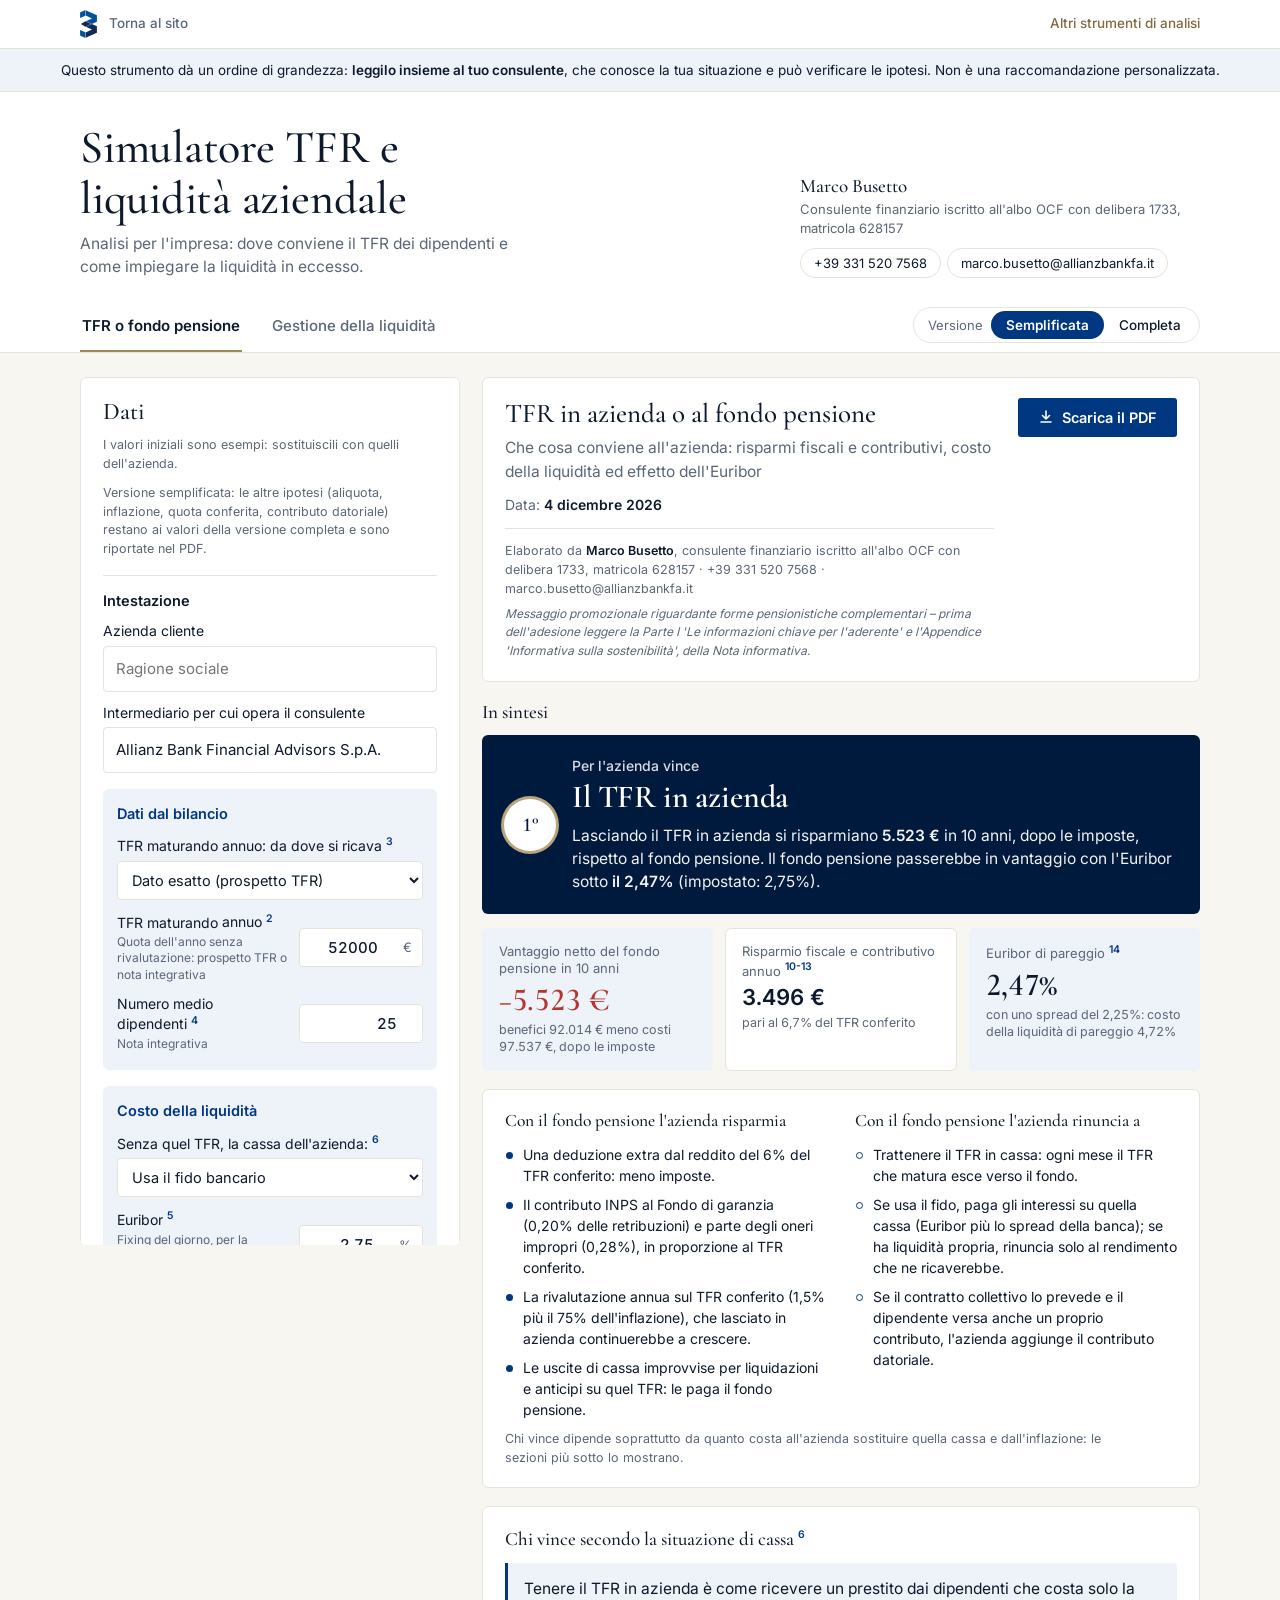
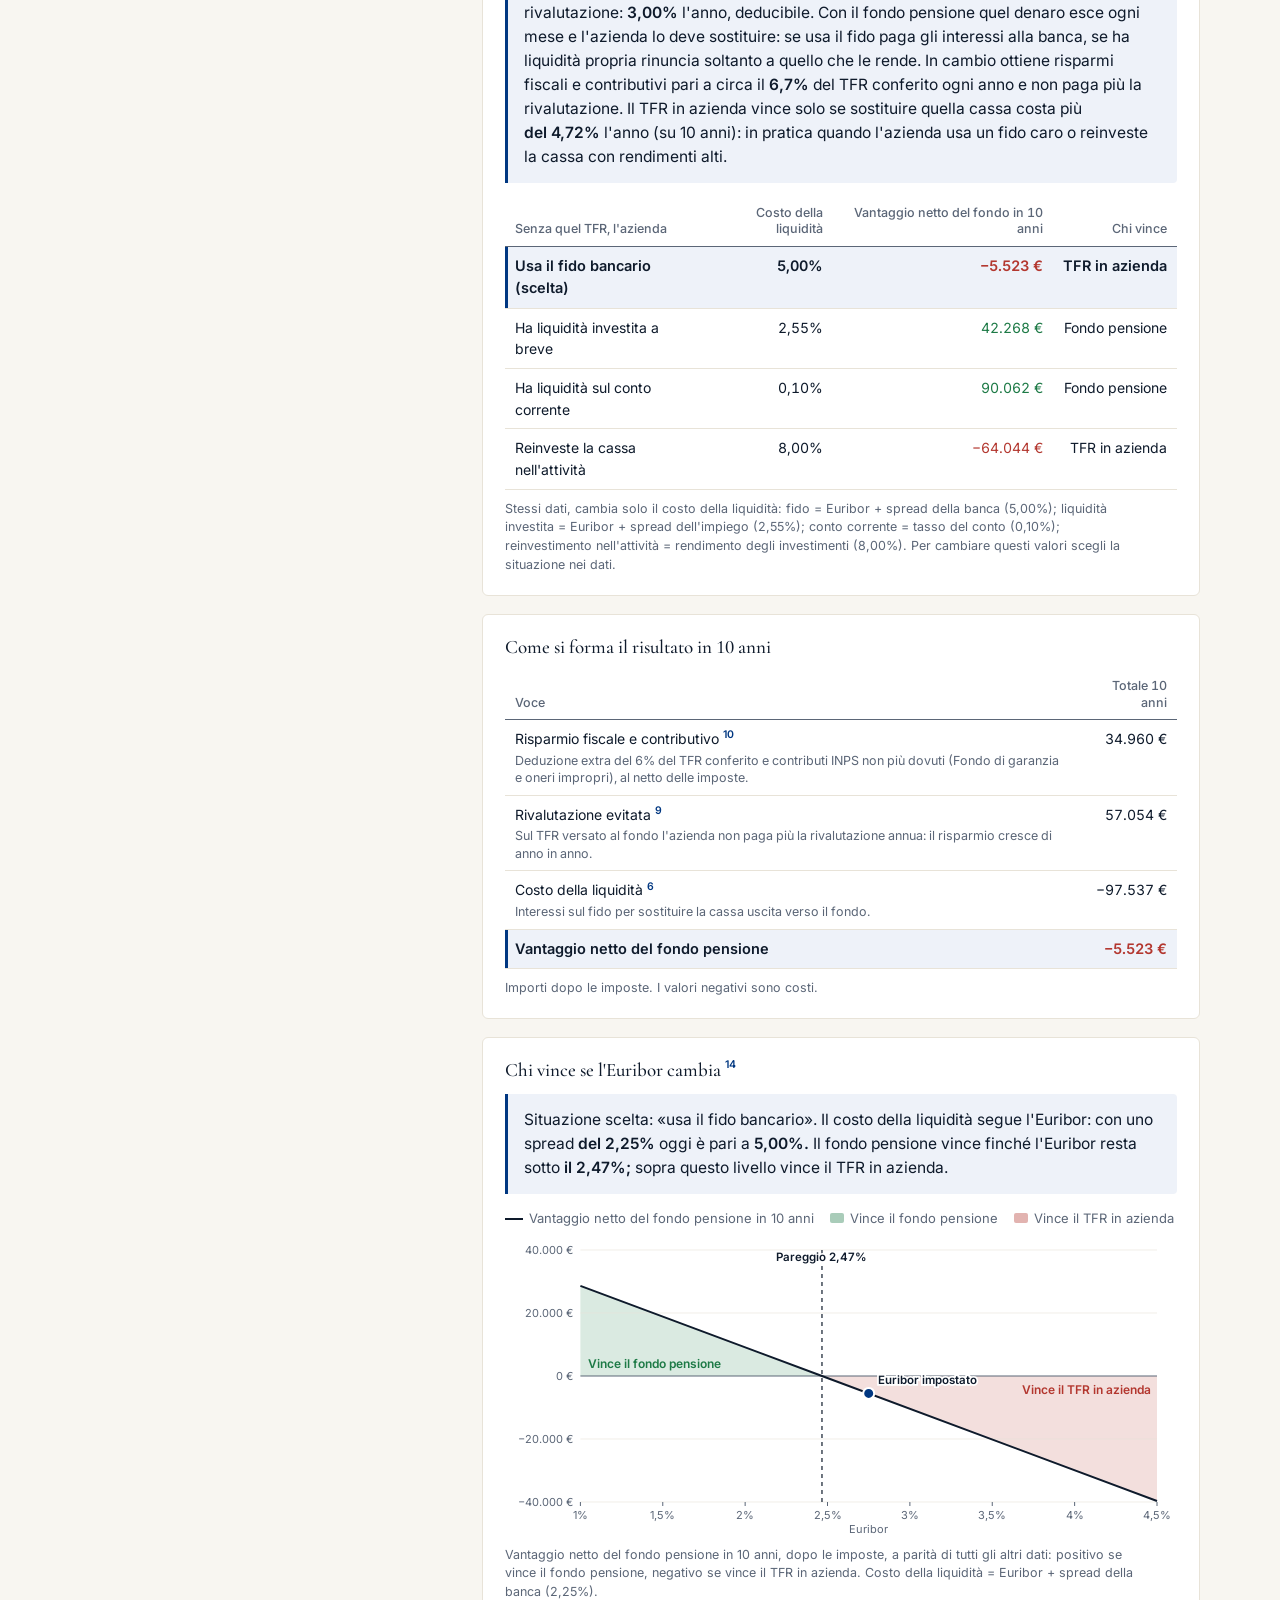
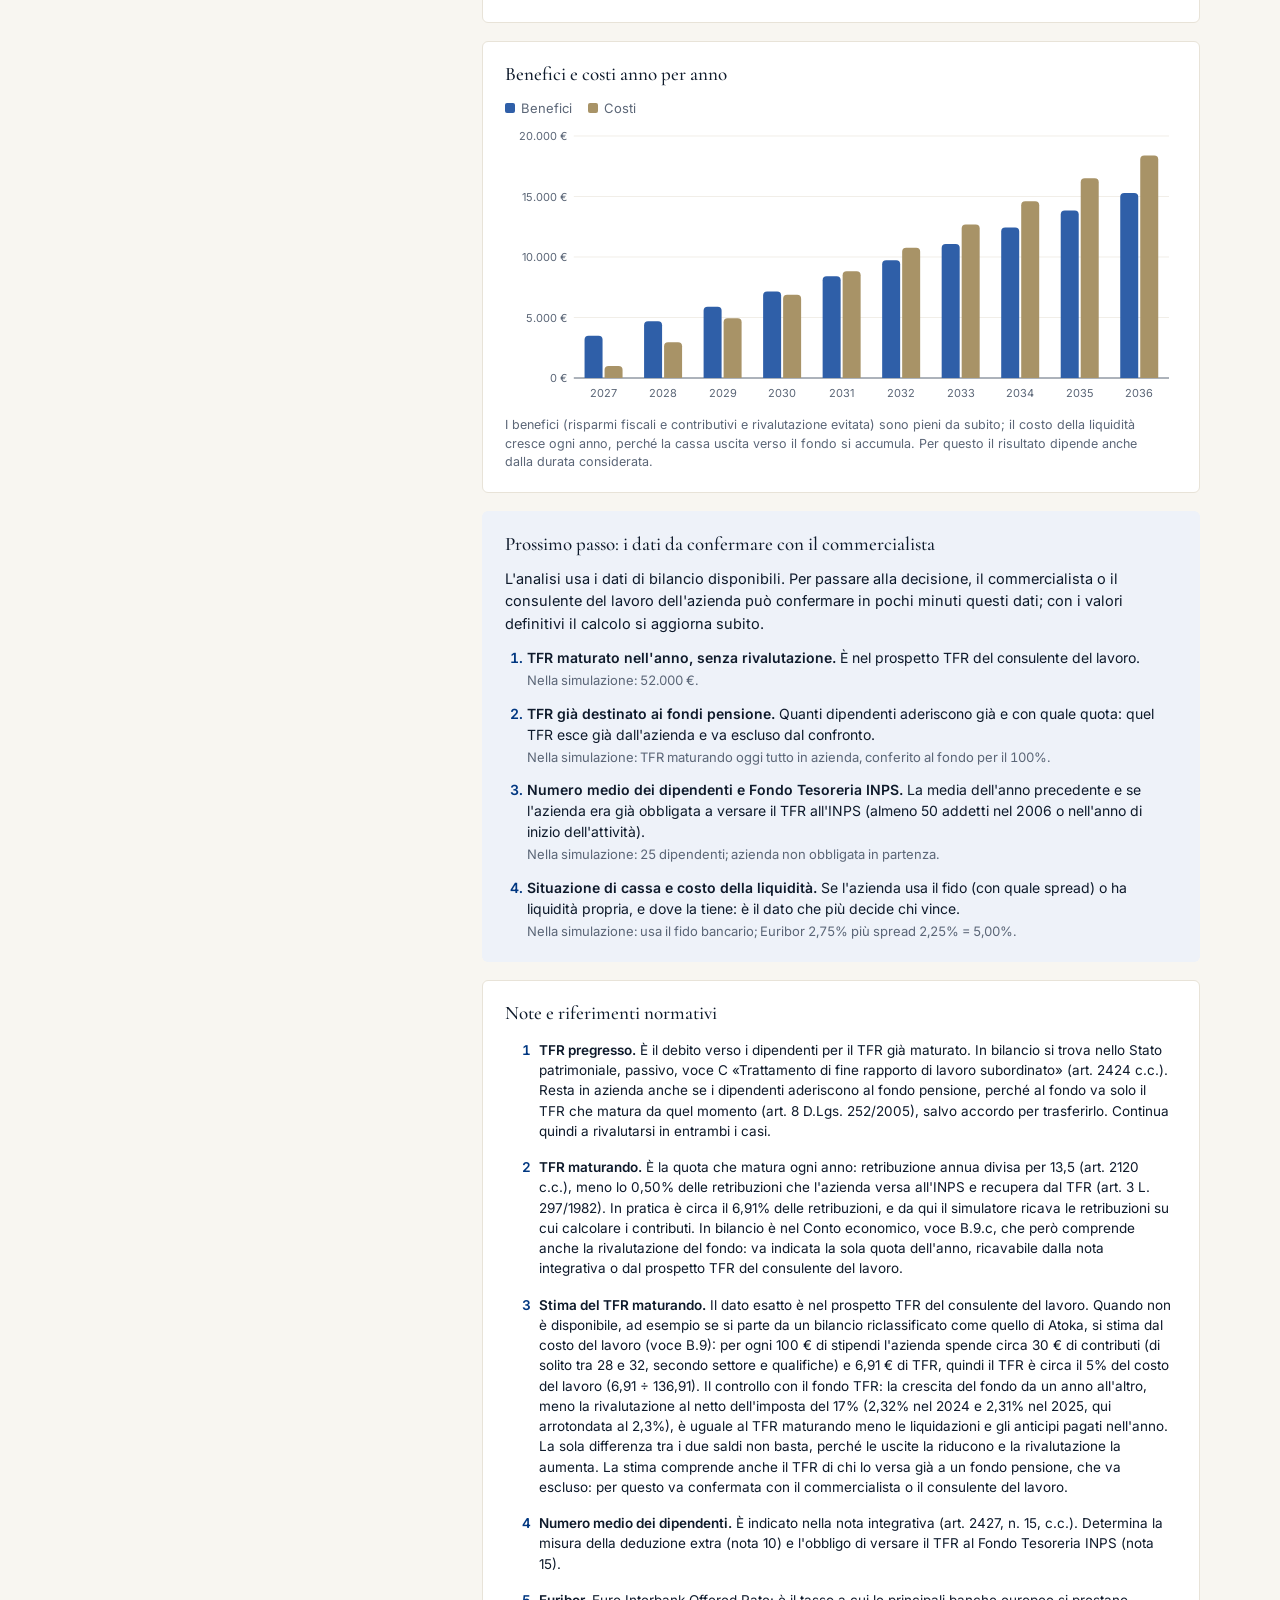
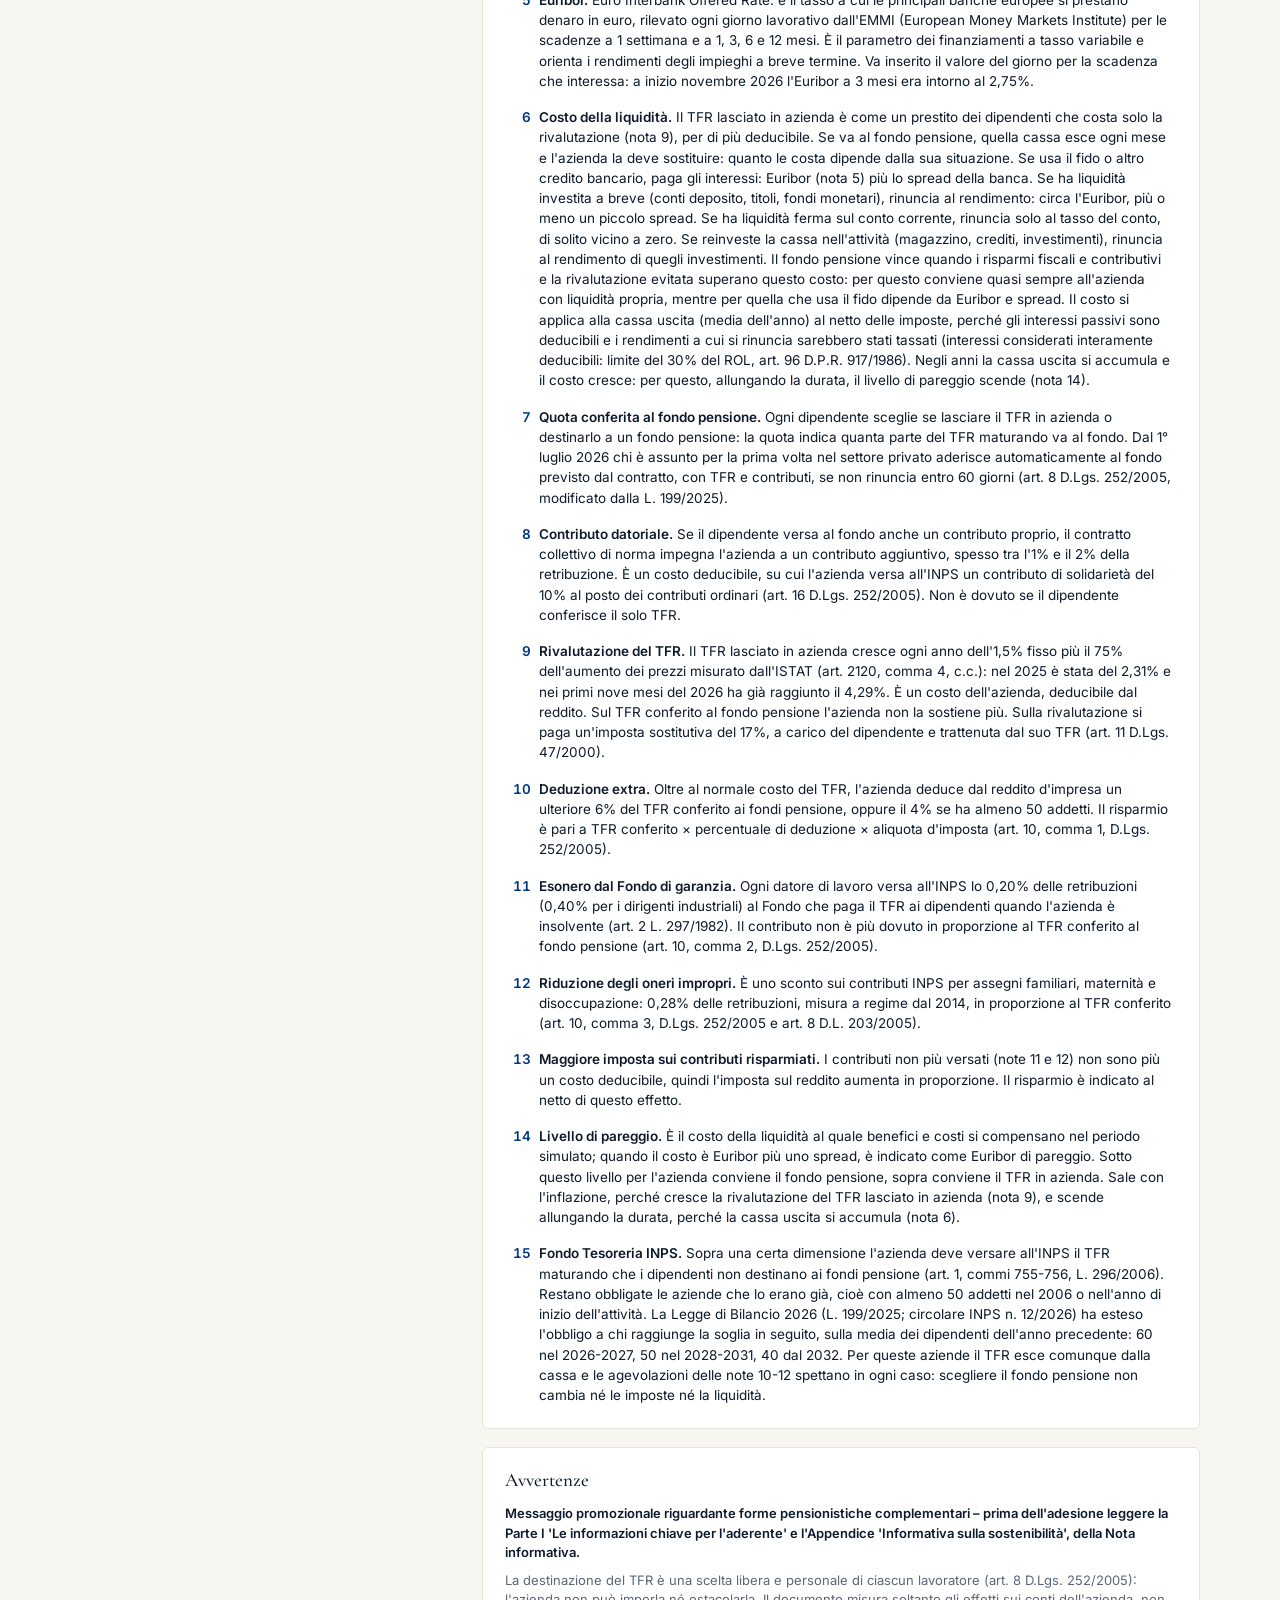
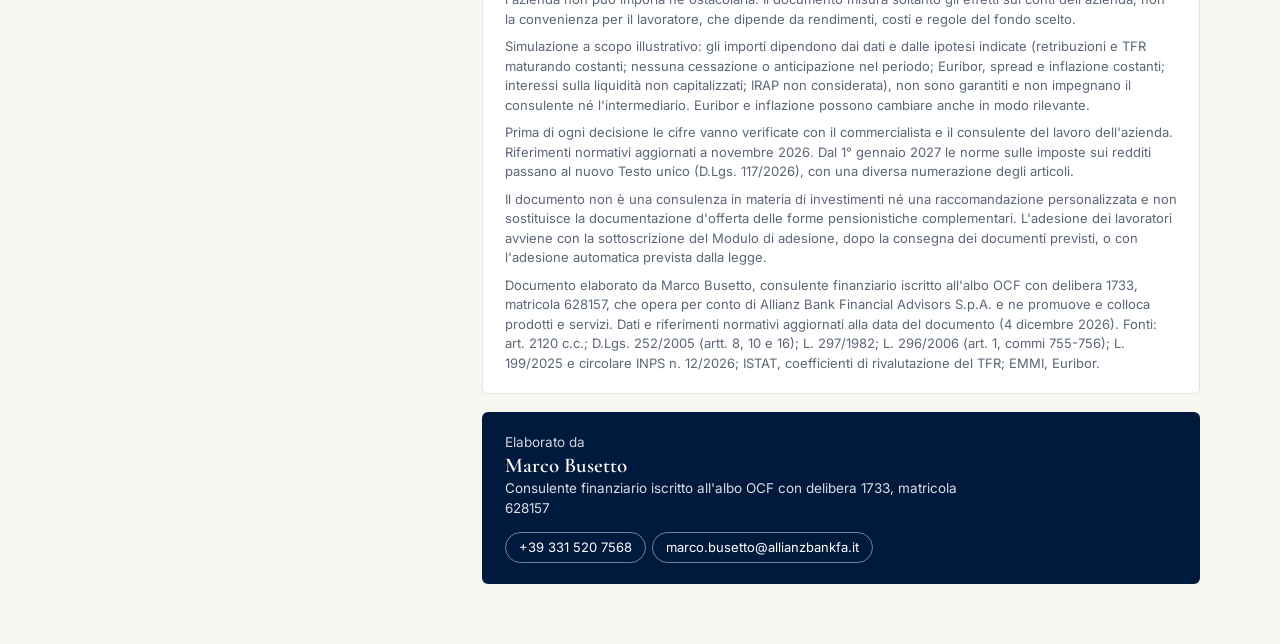
<file: strumenti/tfr-liquidita-aziendale.html>
<!DOCTYPE html>
<html lang="it">
<head>
<meta charset="utf-8">
<meta name="viewport" content="width=device-width, initial-scale=1">
<meta name="description" content="Per l'azienda: TFR in azienda o al fondo pensione, e come impiegare la liquidità in eccesso con l'Euribor di oggi.">
<meta name="theme-color" content="#ffffff">
<link rel="icon" type="image/svg+xml" href="../img/logo-b.svg">
<script>(function(){var t=null;try{t=localStorage.getItem("mb-tema")}catch(e){}
if(t!=="chiaro"&&t!=="scuro"){t=window.matchMedia&&matchMedia("(prefers-color-scheme: dark)").matches?"scuro":"chiaro"}
document.documentElement.setAttribute("data-theme",t==="scuro"?"dark":"light")})();</script>
<title>Simulatore TFR e liquidità aziendale</title>
<link rel="stylesheet" href="../fonts/fonts.css">
<style>
/* Testata a fascia (colore del consulente) con le due schede; ogni pagina = colonna dati fissa a sinistra + relazione per il cliente; colonna unica su telefono e in stampa */
:root{
  --bg:#eef2f1; --surface:#ffffff; --ink:#17211f; --ink-2:#4d5b59; --line:#d8e0de;
  --accent:#003781; --accent-ink:#ffffff; --accent-soft:#e3eeed;
  --band:#003781; --band-ink:#ffffff; --brass:#b08d47;
  --good:#1d7a46; --bad:#b3372f; --warn-bg:#fbf2d9; --warn-ink:#6b4d00;
  --s1:#2a78d6; --s2:#eb6834;
  --r:14px;
  --display:"Source Serif 4", Georgia, serif; --body:"IBM Plex Sans", "Segoe UI", system-ui, sans-serif;
}
@media (prefers-color-scheme: dark){
  :root:not([data-theme="light"]){
    color-scheme:dark;
    --bg:#0f1516; --surface:#182122; --ink:#eaf0ef; --ink-2:#a9b6b5; --line:#2c3839;
    --accent:#5fb9c1; --accent-ink:#0b1516; --accent-soft:#1c3133;
    --band:#123a3e; --band-ink:#ffffff; --brass:#d2b06c;
    --good:#5fcf8f; --bad:#f08a80; --warn-bg:#3a3014; --warn-ink:#f2d68a;
    --s1:#3987e5; --s2:#d95926;
  }
}
:root[data-theme="dark"]{
    color-scheme:dark;
    --bg:#0f1516; --surface:#182122; --ink:#eaf0ef; --ink-2:#a9b6b5; --line:#2c3839;
    --accent:#5fb9c1; --accent-ink:#0b1516; --accent-soft:#1c3133;
    --band:#123a3e; --band-ink:#ffffff; --brass:#d2b06c;
    --good:#5fcf8f; --bad:#f08a80; --warn-bg:#3a3014; --warn-ink:#f2d68a;
    --s1:#3987e5; --s2:#d95926;
}
:root[data-theme="dark"]{
  color-scheme:dark;
  --bg:#0f1516; --surface:#182122; --ink:#eaf0ef; --ink-2:#a9b6b5; --line:#2c3839;
  --accent:#5fb9c1; --accent-ink:#0b1516; --accent-soft:#1c3133;
  --band:#123a3e; --band-ink:#ffffff; --brass:#d2b06c;
  --good:#5fcf8f; --bad:#f08a80; --warn-bg:#3a3014; --warn-ink:#f2d68a;
  --s1:#3987e5; --s2:#d95926;
}
*{box-sizing:border-box}
[hidden]{display:none!important}
html{-webkit-text-size-adjust:100%}
body{margin:0;background:var(--bg);color:var(--ink);font-family:var(--body);font-size:15px;line-height:1.55}
a{color:var(--accent)}
a:focus-visible,input:focus-visible,select:focus-visible,button:focus-visible{outline:2px solid var(--accent);outline-offset:2px}

/* testata */
.site{background:var(--band);color:var(--band-ink)}
.site :focus-visible{outline-color:var(--band-ink)}
.hin{max-width:1160px;margin:0 auto;padding:30px 20px 0}
.htop{display:flex;justify-content:space-between;align-items:flex-end;gap:18px 40px;flex-wrap:wrap;padding-bottom:24px}
.site h1{font-family:var(--display);font-weight:600;font-size:clamp(27px,3.6vw,38px);line-height:1.1;letter-spacing:-.01em;margin:0;max-width:17ch;text-wrap:balance}
.site .tag{margin:10px 0 0;font-size:15.5px;line-height:1.45;opacity:.85;max-width:46ch}
.by{max-width:400px;font-size:13px;line-height:1.45}
.by p{margin:0}
.by .who{font-family:var(--display);font-size:19px;font-weight:600;line-height:1.25}
.by .ql{opacity:.82;margin-top:2px}
.cts{display:flex;flex-wrap:wrap;gap:6px;margin-top:10px!important}
.cts a{color:inherit;text-decoration:none;border:1px solid currentColor;border-radius:999px;padding:5px 13px;font-size:13px;white-space:nowrap}
.site .cts a{border-color:rgba(255,255,255,.4)}
.site .cts a:hover{background:rgba(255,255,255,.12)}
nav{display:flex;align-items:flex-end;gap:6px;flex-wrap:wrap}
nav a{padding:12px 20px 13px;border-radius:12px 12px 0 0;background:rgba(255,255,255,.1);color:var(--band-ink);text-decoration:none;font-weight:500}
nav a:hover{background:rgba(255,255,255,.18)}
nav a[aria-current="page"]{background:var(--bg);color:var(--accent);font-weight:600}
.modo{margin:0 0 9px auto;display:flex;align-items:center;border:1px solid rgba(255,255,255,.38);border-radius:999px;padding:3px}
.modo span{padding:0 8px 0 11px;font-size:13px;opacity:.82}
.modo button{font:500 13.5px var(--body);border:0;background:transparent;color:var(--band-ink);padding:6px 15px;border-radius:999px;cursor:pointer}
.modo button[aria-pressed="true"]{background:var(--band-ink);color:var(--band);font-weight:600}
[data-modo="c"] .solo-s{display:none}

/* pagine */
.wrap{max-width:1160px;margin:0 auto;padding:24px 20px 60px}
.page{display:none}
.page.on{display:grid;grid-template-columns:minmax(0,380px) minmax(0,1fr);gap:22px;align-items:start}
@media (min-width:881px){
  .page>.col:first-child{position:sticky;top:16px;max-height:calc(100vh - 32px);overflow:auto;border-radius:var(--r);scrollbar-width:thin}
}
@media (max-width:880px){.page.on{grid-template-columns:minmax(0,1fr)}}
.col{display:flex;flex-direction:column;gap:18px;min-width:0}
.card{background:var(--surface);border:1px solid var(--line);border-radius:var(--r);padding:20px 22px;margin:0}
h2{font-family:var(--display);font-weight:600;font-size:24px;line-height:1.2;margin:0;text-wrap:balance}
h3{font-family:var(--display);font-weight:600;font-size:19px;line-height:1.25;margin:0 0 12px;text-wrap:balance}

/* modulo dei dati */
.cap{font-size:14.5px;font-weight:600;color:var(--ink);margin:0 0 10px}
.grp{margin-top:16px}
.grp:not(.key){padding-top:14px;border-top:1px solid var(--line)}
.grp.key{background:var(--accent-soft);border-radius:12px;padding:14px 14px 6px}
.grp.key .cap{color:var(--accent)}
.f{display:grid;grid-template-columns:minmax(0,1fr) 124px;gap:10px;align-items:center;margin-bottom:12px}
.f.ft{grid-template-columns:minmax(0,1fr);gap:5px}
.f label{font-size:14px;line-height:1.35}
.f small,.chk small{display:block;color:var(--ink-2);font-size:12px;line-height:1.35;margin-top:2px}
.inp{display:flex;align-items:center;border:1px solid var(--line);border-radius:9px;background:var(--surface);overflow:hidden;transition:border-color .15s,box-shadow .15s}
.inp:focus-within{border-color:var(--accent);box-shadow:0 0 0 3px color-mix(in srgb,var(--accent) 20%,transparent)}
.inp input{width:100%;min-width:0;border:0;background:transparent;color:var(--ink);font:500 15px var(--body);padding:9px 10px;text-align:right;font-variant-numeric:tabular-nums}
.inp input:focus-visible{outline:none}
.inp span{padding-right:10px;color:var(--ink-2);font-size:13px;white-space:nowrap}
input.txt,select.sel{width:100%;border:1px solid var(--line);border-radius:9px;background:var(--surface);color:var(--ink);font:inherit;padding:10px 12px}
select.sel{font-size:14.5px;padding:9px 10px;cursor:pointer}
input.txt:focus-visible,select.sel:focus-visible{outline:none;border-color:var(--accent);box-shadow:0 0 0 3px color-mix(in srgb,var(--accent) 20%,transparent)}
.chk{display:flex;gap:10px;align-items:flex-start;font-size:14px;line-height:1.35;margin:2px 0 12px;cursor:pointer}
.chk input{flex:none;width:18px;height:18px;margin:1px 0 0;accent-color:var(--accent)}
.out{margin:0 0 12px;padding:9px 12px;background:var(--surface);border-radius:9px;font-size:13.5px;line-height:1.45}
.out b{font-weight:600;font-variant-numeric:tabular-nums}
sup{line-height:0}
.nw{white-space:nowrap}
.nm{font:600 10.5px/1 var(--body);color:var(--accent);background:none;border:0;padding:2px 3px;margin-left:1px;cursor:pointer;border-radius:3px}
.nm:hover{background:var(--accent-soft)}

/* intestazione della relazione */
.rep-head{display:flex;justify-content:space-between;gap:14px 24px;flex-wrap:wrap;align-items:flex-start}
.rep-head h2{font-size:27px}
.rep-head>div:first-child{flex:1 1 420px;min-width:0}
.rep-head .act{flex:none}
.rep-head .sub{margin:6px 0 10px;color:var(--ink-2);font-size:15.5px;max-width:58ch}
.meta{display:flex;gap:4px 20px;flex-wrap:wrap;margin:0;font-size:14px;color:var(--ink-2)}
.meta b,.cred b{color:var(--ink);font-weight:600}
.cred{margin:12px 0 0;padding-top:12px;border-top:1px solid var(--line);font-size:12.5px;color:var(--ink-2);max-width:72ch}
.promo{margin:6px 0 0;font-size:12px;font-style:italic;color:var(--ink-2);max-width:78ch}
.act{display:flex;flex-direction:column;gap:6px;align-items:flex-end}
.btn{display:inline-flex;align-items:center;gap:8px;font:600 14.5px var(--body);background:var(--accent);color:var(--accent-ink);border:0;border-radius:999px;padding:11px 20px;cursor:pointer}
.btn svg{width:16px;height:16px;flex:none}
.btn:hover{filter:brightness(1.08)}
.btn:disabled{opacity:.6;cursor:progress}
.status{margin:0;font-size:12.5px;color:var(--ink-2);max-width:28ch;text-align:right}

/* sintesi: chi vince e numeri chiave */
.win{display:flex;gap:16px;align-items:center;background:var(--band);color:var(--band-ink);border-radius:16px;padding:20px 22px;margin:0 0 14px}
.win p{margin:0}
.wb{flex:none;width:52px;height:52px;border-radius:50%;background:var(--band-ink);color:var(--band);box-shadow:0 0 0 3px var(--brass);font:600 20px var(--display);display:grid;place-items:center}
.wk{font-size:14px;font-weight:500;opacity:.85}
.wt{font-family:var(--display);font-size:clamp(25px,3vw,32px);line-height:1.15;font-weight:600;letter-spacing:-.005em;text-wrap:balance;overflow-wrap:anywhere;margin-top:2px!important}
.ws{font-size:15.5px;line-height:1.5;margin-top:8px!important;opacity:.95;max-width:70ch}
.ws b{font-weight:600;white-space:nowrap}
.tiles{display:grid;grid-template-columns:repeat(auto-fit,minmax(170px,1fr));gap:12px}
.tile{background:var(--surface);border:1px solid var(--line);border-radius:12px;padding:14px 16px}
.tile.key{background:var(--accent-soft);border-color:var(--accent)}
.tile .l{font-size:13px;color:var(--ink-2);line-height:1.35}
.tile .v{font-size:22px;font-weight:600;font-variant-numeric:tabular-nums;margin-top:4px;line-height:1.2}
.tile .v.txt{font-size:16px;line-height:1.3}
.tile.hi{background:var(--accent-soft);border-color:transparent}
.tile.hi .v{font-family:var(--display);font-size:32px;letter-spacing:-.01em;line-height:1.1}
.tile.hi .v.txt{font-size:20px}
.tile .s{font-size:12.5px;color:var(--ink-2);line-height:1.4;margin-top:4px;font-variant-numeric:tabular-nums}
.pos{color:var(--good)!important}.neg{color:var(--bad)!important}
.lead{background:var(--accent-soft);border-left:3px solid var(--accent);border-radius:0 10px 10px 0;padding:14px 16px;font-size:15.5px;line-height:1.55;margin:0 0 14px}
.lead b{font-weight:600;white-space:nowrap}
.alert{background:var(--warn-bg);color:var(--warn-ink);border-left:3px solid currentColor;border-radius:0 10px 10px 0;padding:12px 14px;font-size:14px}

/* tabelle */
.tw{overflow-x:auto}
table{border-collapse:collapse;width:100%;font-size:14px;font-variant-numeric:tabular-nums}
th,td{padding:8px 10px;text-align:right;border-bottom:1px solid var(--line)}
th{font-weight:500;color:var(--ink-2);font-size:12.5px;line-height:1.3;vertical-align:bottom;border-bottom:1px solid var(--ink-2)}
td{vertical-align:top}
th.l,td.l{text-align:left}
td.num,td.nwc{white-space:nowrap}
tr.strong td{background:var(--accent-soft);font-weight:600;font-size:14.5px}
tr.strong td:first-child{box-shadow:inset 3px 0 0 var(--accent)}
tr.muted td{color:var(--ink-2)}
td.barc{min-width:90px;vertical-align:middle}
.track{height:12px;background:var(--bg);border-radius:6px;overflow:hidden}
.bar{height:100%;background:var(--s1);border-radius:0 6px 6px 0}
.bar.n{background:transparent;border:2px solid var(--s2)}
.hs,.hint{display:none}
.cd{display:block;font-size:12.5px;line-height:1.4;color:var(--ink-2);font-weight:400;margin-top:2px;white-space:normal}
/* telefono: le tabelle strette diventano righe con l'etichetta sopra e i valori sotto; quelle larghe (.sc) scorrono in orizzontale */
@media (max-width:600px){
  .tw:not(.sc){overflow-x:visible}
  .tw:not(.sc) table,.tw:not(.sc) thead,.tw:not(.sc) tbody{display:block}
  .tw:not(.sc) tr{display:grid;grid-template-columns:repeat(var(--nc,3),minmax(0,1fr));column-gap:6px;padding:7px 6px;border-bottom:1px solid var(--line)}
  .tw:not(.sc) thead tr{align-items:end;border-bottom:1px solid var(--ink-2)}
  .tw:not(.sc) th,.tw:not(.sc) td{display:block;border:0;padding:1px 2px;background:transparent;box-shadow:none}
  .tw:not(.sc) th{font-size:11.5px;overflow-wrap:anywhere}
  .tw:not(.sc) thead th.l{display:none}
  .tw:not(.sc) td.l{grid-column:1/-1}
  .tw:not(.sc) td.num{font-size:13px}
  .tw:not(.sc) tr.strong td.num{font-size:14px}
  .tw:not(.sc) td.num.wr{white-space:normal}
  .tw:not(.sc) tr.strong{background:var(--accent-soft);box-shadow:inset 3px 0 0 var(--accent)}
  .hf{display:none}.hs{display:inline}
  .tw.sl thead,.tw.sl td.barc{display:none}
  .tw.sl td[data-h]::before{content:attr(data-h);display:block;font-size:11px;font-weight:400;color:var(--ink-2);line-height:1.25;white-space:normal}
  .tw.sl td.num{padding-top:3px}
  .hint{display:block!important}
}
.fine{font-size:12.5px;line-height:1.5;color:var(--ink-2);margin:10px 0 0;max-width:80ch}

/* grafici */
.legend{display:flex;gap:6px 16px;font-size:13px;color:var(--ink-2);margin-bottom:8px;flex-wrap:wrap}
.legend i{display:inline-block;width:10px;height:10px;border-radius:2px;margin-right:6px}
.legend i.ar{width:14px;opacity:.38}
.legend i.ln{width:18px;height:0;border-top:2px solid var(--ink);border-radius:0;vertical-align:middle}
.chart{position:relative;margin-bottom:10px}
.chart svg{display:block;width:100%;height:auto;touch-action:pan-y}
.tip{position:absolute;pointer-events:none;background:var(--ink);color:var(--bg);padding:7px 10px;border-radius:8px;font-size:12.5px;line-height:1.4;width:max-content;max-width:240px;display:none;transform:translate(-50%,-105%);z-index:2;font-variant-numeric:tabular-nums}

/* spiegazioni, note, avvertenze, firma */
.duo{display:grid;grid-template-columns:repeat(auto-fit,minmax(250px,1fr));gap:20px 28px}
.duo h3{font-size:17.5px}
.ul{list-style:none;margin:0;padding:0;display:grid;gap:8px;font-size:14px;line-height:1.5}
.ul li{position:relative;padding-left:18px}
.ul li::before{content:"";position:absolute;left:1px;top:.58em;width:7px;height:7px;border-radius:50%;background:var(--accent)}
.duo .give .ul li::before{background:transparent;border:1.5px solid var(--accent);width:5px;height:5px}
.ask{background:var(--accent-soft);border-color:transparent}
.ask .intro{margin:0 0 12px;font-size:14.5px;line-height:1.55;max-width:78ch}
.qs{margin:0;padding-left:22px;display:grid;gap:12px;font-size:14px;line-height:1.5;max-width:84ch}
.qs li::marker{color:var(--accent);font-weight:600}
.qs b{font-weight:600}
.uv{display:block;margin-top:3px;color:var(--ink-2);font-size:13px;font-variant-numeric:tabular-nums}
.notes{list-style:none;margin:0;padding:0;display:grid;gap:10px}
.notes li{display:grid;grid-template-columns:24px minmax(0,1fr);gap:8px;font-size:13.5px;line-height:1.5;border-radius:8px;padding:3px 6px 3px 2px;max-width:86ch;transition:background .3s}
.notes li.hl{background:var(--accent-soft)}
.notes .k{font-weight:600;color:var(--accent);font-variant-numeric:tabular-nums;text-align:right}
.notes b{font-weight:600}
.avv p{margin:0 0 8px;font-size:13px;line-height:1.5;color:var(--ink-2);max-width:86ch}
.avv p.k{color:var(--ink);font-weight:600}
.avv p:last-child{margin-bottom:0}
.firma{display:flex;justify-content:space-between;align-items:center;gap:14px 28px;flex-wrap:wrap;background:var(--band);color:var(--band-ink);border-color:transparent;font-size:13.5px;line-height:1.45}
.firma p{margin:0}
.firma .by1{opacity:.82}
.firma .who{font-family:var(--display);font-size:21px;font-weight:600;line-height:1.25}
.firma .ql{opacity:.85;max-width:52ch}
.firma .cts{margin-top:0!important}
.firma .cts a{border-color:rgba(255,255,255,.45)}
.firma .cts a:hover{background:rgba(255,255,255,.12)}
.kv{display:grid;grid-template-columns:1fr 1fr;gap:0 24px}
.kv div{display:flex;justify-content:space-between;gap:12px;border-bottom:1px solid var(--line);padding:3px 0}
.print-only{display:none}

/* telefono */
@media (max-width:600px){
  .hin{padding:22px 16px 0}
  .htop{padding-bottom:18px}
  .by{max-width:none}
  .by .ql{display:none}
  .site .tag{font-size:14.5px}
  .cts a{font-size:12.5px;padding:4px 10px}
  .modo{order:-1;width:100%;margin:0 0 14px}
  .modo button{flex:1}
  nav a{flex:1;text-align:center;padding:11px 8px 12px}
  .wrap{padding:18px 12px 48px}
  .card{padding:16px}
  .rep-head h2{font-size:24px}
  .win{padding:16px;gap:12px;align-items:flex-start}
  .wb{width:42px;height:42px;font-size:17px}
}
@media (prefers-reduced-motion: reduce){*{transition:none!important}}

/* ---------- Stampa (A4) ---------- */
@page{size:A4;margin:14mm 13mm 18mm}
@page{
  @bottom-left{content:"Elaborato da Marco Busetto, consulente finanziario iscritto all'albo OCF con delibera 1733, matricola 628157 · +39 331 520 7568 · marco.busetto@allianzbankfa.it";font:600 6.5pt sans-serif;color:#003781}
  @bottom-right{content:"Pagina " counter(page) " di " counter(pages);font:7.5pt sans-serif;color:#555}
}
@media print{
  :root,:root[data-theme="dark"],:root:not([data-theme="light"]){
    color-scheme:light;
    --bg:#ffffff; --surface:#ffffff; --ink:#14201f; --ink-2:#4c5a59; --line:#cfd6d6;
    --accent:#003781; --accent-ink:#ffffff; --accent-soft:#e6f0f0;
    --good:#1d7a46; --bad:#b3372f; --warn-bg:#fdf3d7; --warn-ink:#6b4d00;
    --s1:#2a78d6; --s2:#eb6834;
  }
  *{-webkit-print-color-adjust:exact;print-color-adjust:exact}
  body{font-size:10pt}
  .wrap{max-width:none;padding:0}
  .site,nav,.no-print,.tip{display:none!important}
  .page.on{display:block}
  .print-only{display:flex}
  .col{gap:10pt}
  .card{border:0;padding:0;border-radius:0}
  .rep-head{border-top:3pt solid var(--accent);border-bottom:1px solid var(--line);padding:8pt 0}
  h2{font-size:17pt;color:var(--accent)}
  h3{font-size:11pt;color:var(--accent);border-bottom:1px solid var(--line);padding-bottom:2pt;margin-bottom:6pt;break-after:avoid}
  .tiles{grid-template-columns:repeat(4,1fr);gap:6pt}
  .tiles.k3{grid-template-columns:repeat(3,1fr)}
  .tile{padding:6pt 8pt;border-radius:4pt}
  .tile .v{font-size:14pt}.tile .v.txt{font-size:10.5pt}.tile.hi{border-width:1.5pt}.tile.hi .v{font-size:17pt}.tile.hi .v.txt{font-size:12pt}
  .tile .l,.tile .s{font-size:8pt}
  .lead{font-size:10pt;padding:7pt 9pt;margin-bottom:6pt}
  .win{padding:8pt 10pt;border-radius:5pt;margin-bottom:6pt;gap:8pt}.wb{width:26pt;height:26pt;font-size:11pt}.wk{font-size:7.5pt}.wt{font-size:15pt}.ws{font-size:9.5pt}
  .kv{font-size:9pt}
  table{font-size:9pt}th{font-size:8pt}tr.strong td{font-size:9.8pt}th,td{padding:3pt 5pt}
  .tw{overflow:visible}
  thead{display:table-header-group}
  tr,.tile,.notes li,.alert,.cchart,.kv div,.lead,.win,.avv p,.firma{break-inside:avoid}
  .notes{gap:4pt}.notes li{font-size:8.5pt;max-width:none}
  .cd{font-size:8pt}
  .duo{grid-template-columns:1fr 1fr;gap:14pt}.ul{font-size:9pt;gap:3pt}
  .ask{border-left:2pt solid var(--accent);padding-left:8pt}.ask .intro,.qs{font-size:9pt;max-width:none}.qs{gap:4pt}.uv{font-size:8.5pt}
  .duo>div,.qs li{break-inside:avoid}
  .avv p{font-size:8.5pt;max-width:none;margin-bottom:4pt}
  .fine,.cred,.promo{font-size:8pt;max-width:none}
  .firma{background:none;color:var(--ink);border-top:2pt solid var(--accent);padding:6pt 0 0;font-size:9.5pt}.firma .who{font-size:13pt;color:var(--accent)}.firma .cts a{border:0;padding:0 8pt 0 0;color:var(--ink)}
  .win{background:var(--accent)}.ask{background:none;border-left:2pt solid var(--accent);padding-left:8pt}.tile.hi .v{font-family:var(--display)}
  .nm{font-size:7pt;padding:0 1pt}
}

/* ===== Tema del sito di Marco Busetto: chiaro, sobrio, oro tenue ===== */
:root{
  --bg:#f8f6f1; --surface:#ffffff; --ink:#0e1a2b; --ink-2:#5b6677; --line:#e8e3d8;
  --accent:#003781; --accent-ink:#ffffff; --accent-soft:#eef2f9;
  --band:#001a3d; --band-ink:#ffffff; --brass:#b9a47c; --gold-deep:#a08756; --gold-ink:#7f6a43;
  --s1:#2f5fa8; --s2:#a89367; --s3:#3f8f7a;
  --k1:#2f5fa8; --k2:#001a3d; --k3:#a89367; --k4:#7a5cc2; --k5:#9aa5a4;
  --display:"Cormorant Garamond",Georgia,serif; --body:Inter,system-ui,-apple-system,"Segoe UI",Roboto,sans-serif;
  --r:6px;
}
@media (prefers-color-scheme: dark){:root:not([data-theme="light"]){--bg:#0b1626; --surface:#13223a; --ink:#e9eef5; --ink-2:#a5b2c4; --line:#24364f;
    --accent:#8fb3e8; --accent-ink:#0b1626; --accent-soft:#1a2c47;
    --band:#00142f; --band-ink:#ffffff; --brass:#d8c9a8; --gold-deep:#d8c9a8; --gold-ink:#d8c9a8;
    --good-bg:#16291f; --bad-bg:#311c1a;
    --s1:#6f9be0; --s2:#d8c9a8; --s3:#4fb393;
    --k1:#6f9be0; --k2:#8fb3e8; --k3:#d8c9a8; --k4:#a58ae0; --k5:#7d8a89;}}
:root[data-theme="dark"]{--bg:#0b1626; --surface:#13223a; --ink:#e9eef5; --ink-2:#a5b2c4; --line:#24364f;
    --accent:#8fb3e8; --accent-ink:#0b1626; --accent-soft:#1a2c47;
    --band:#00142f; --band-ink:#ffffff; --brass:#d8c9a8; --gold-deep:#d8c9a8; --gold-ink:#d8c9a8;
    --good-bg:#16291f; --bad-bg:#311c1a;
    --s1:#6f9be0; --s2:#d8c9a8; --s3:#4fb393;
    --k1:#6f9be0; --k2:#8fb3e8; --k3:#d8c9a8; --k4:#a58ae0; --k5:#7d8a89;}
@media print{:root,:root[data-theme="dark"],:root:not([data-theme="light"]){
  --bg:#ffffff; --surface:#ffffff; --ink:#0e1a2b; --ink-2:#4c5a6b; --line:#d9d3c7;
  --accent:#003781; --accent-ink:#ffffff; --accent-soft:#eef2f9; --band:#003781; --band-ink:#ffffff;
  --s1:#2f5fa8; --s2:#a89367; --s3:#3f8f7a; --k1:#2f5fa8; --k2:#001a3d; --k3:#a89367; --k4:#7a5cc2; --k5:#9aa5a4;
}}
h1,h2,h3,.wt,.wb,.who,.fch,.tile .v,.tile .m{font-variant-numeric:lining-nums tabular-nums}
@media screen{
  h2,h3{font-weight:500}
  /* testata chiara */
  .site{background:var(--surface);color:var(--ink);border-bottom:1px solid var(--line)}
  .site :focus-visible{outline-color:var(--accent)}
  .site h1{font-weight:500;font-size:clamp(32px,4.2vw,46px);letter-spacing:-.005em}
  .site .tag{opacity:1;color:var(--ink-2)}
  .by .who{font-weight:500}
  .by .ql{opacity:1;color:var(--ink-2)}
  .site .cts a{border-color:var(--line);color:var(--ink)}
  .site .cts a:hover{background:var(--accent-soft);border-color:var(--accent-soft)}
  .hbar{border-top:1px solid var(--line)}
  .vs .fx i{box-shadow:none}
  .vs .vv{opacity:1;color:var(--ink-2)}
  .modo{border-color:var(--line)}
  .modo span{opacity:1;color:var(--ink-2)}
  .modo button{color:var(--ink)}
  .modo button[aria-pressed="true"]{background:var(--accent);color:var(--accent-ink);font-weight:600}
  nav:not(.mb-back) a{background:none;color:var(--ink-2);border-radius:0;border-bottom:2px solid transparent;padding:12px 2px 12px;margin-right:22px}
  nav:not(.mb-back) a:hover{background:none;color:var(--ink)}
  nav:not(.mb-back) a[aria-current="page"]{background:none;color:var(--ink);font-weight:600;border-bottom-color:var(--gold-deep)}
  /* linee più nette */
  .grp.key,.tile{border-radius:6px}
  .win{border-radius:6px}
  .inp,input.txt,select.sel,textarea.txt,.fg input,.fg select,.out,.frw select,.frw input,.g3 input,.g4 input{border-radius:4px}
  .notes li,.tip{border-radius:4px}
  .lead,.alert{border-radius:0 4px 4px 0}
  .btn,.btn2{border-radius:3px}
}
/* barra di ritorno al sito */
.mb-back{display:block;background:var(--surface);border-bottom:1px solid var(--line);font:500 13.5px/1.3 var(--body)}
.mb-back .in{max-width:1160px;margin:0 auto;padding:10px 20px;display:flex;align-items:center;justify-content:space-between;gap:12px}
.mb-back a{padding:0;margin:0;background:none;border:0;border-radius:0;color:var(--ink-2);text-decoration:none;display:inline-flex;align-items:center;gap:12px;font-weight:500}
.mb-back a:hover{background:none;color:var(--ink)}
.mb-back img{display:block;height:28px;width:auto}
.mb-back .alt{color:var(--gold-ink)}
.mb-back .alt:hover{color:var(--ink)}
@media (prefers-color-scheme: dark){:root:not([data-theme="light"]) .mb-back img{background:#f4f1e9;border-radius:4px;padding:3px 5px}}
:root[data-theme="dark"] .mb-back img{background:#f4f1e9;border-radius:4px;padding:3px 5px}
@media (max-width:600px){.mb-back .in{padding:10px 12px}.mb-back .alt{display:none}}
@media print{.mb-back{display:none}}
.mb-nota{margin:0;padding:11px 20px;background:var(--accent-soft);color:var(--ink);border-bottom:1px solid var(--line);font:400 13.5px/1.5 var(--body);text-align:center}
.mb-nota strong{font-weight:600}
@media print{.mb-nota{display:none}}

</style>
</head>
<body>
<nav class="mb-back no-print" aria-label="Sito di Marco Busetto"><div class="in"><a href="../index.html" aria-label="Torna al sito di Marco Busetto"><img src="../img/logo-b.svg" alt="" width="16" height="28"><span>Torna al sito</span></a><a class="alt" href="../index.html#strumenti">Altri strumenti di analisi</a></div></nav>
<p class="mb-nota no-print">Questo strumento dà un ordine di grandezza: <strong>leggilo insieme al tuo consulente</strong>, che conosce la tua situazione e può verificare le ipotesi. Non è una raccomandazione personalizzata.</p>

<header class="site">
 <div class="hin">
  <div class="htop">
   <div>
    <h1>Simulatore TFR e liquidità aziendale</h1>
    <p class="tag">Analisi per l'impresa: dove conviene il TFR dei dipendenti e come impiegare la liquidità in eccesso.</p>
   </div>
   <div class="by">
    <p class="who">Marco Busetto</p>
    <p class="ql">Consulente finanziario iscritto all'albo OCF con delibera 1733, matricola 628157</p>
    <p class="cts"><a href="tel:+393315207568">+39 331 520 7568</a><a href="mailto:marco.busetto@allianzbankfa.it">marco.busetto@allianzbankfa.it</a></p>
   </div>
  </div>
  <nav class="no-print" aria-label="Pagine">
   <a href="#tfr" id="nav-tfr"><span class="hf">TFR o fondo pensione</span><span class="hs">TFR o fondo</span></a>
   <a href="#liquidita" id="nav-liquidita"><span class="hf">Gestione della liquidità</span><span class="hs">Liquidità</span></a>
   <div class="modo" role="group" aria-label="Versione del documento"><span>Versione</span><button type="button" data-m="s" aria-pressed="true">Semplificata</button><button type="button" data-m="c" aria-pressed="false">Completa</button></div>
  </nav>
 </div>
</header>
<div class="wrap">
<section class="page" id="page-tfr">
  <div class="col no-print"><form class="card" id="t-form" novalidate></form></div>
  <div class="col" id="t-rep"></div>
</section>
<section class="page" id="page-liquidita">
  <div class="col no-print"><form class="card" id="l-form" novalidate></form></div>
  <div class="col" id="l-rep"></div>
</section>
</div>

<script>
/* Fuori da Claude il salvataggio passa dal browser: il PDF generato viene scaricato direttamente. */
if(!window.claude){window.claude={use:function(n){return n!=='downloads'?null:{save:function(o){
  var u=URL.createObjectURL(new Blob([o.data],{type:'application/pdf'})),a=document.createElement('a');
  a.href=u;a.download=o.filename||'Analisi.pdf';document.body.appendChild(a);a.click();
  setTimeout(function(){URL.revokeObjectURL(u);a.remove()},2000);return Promise.resolve();}}}}}
</script>
<script>
/* ================= CALCOLI (funzioni pure) ================= */
var K_TFR=1/13.5-0.005;                                  /* TFR maturando / retribuzioni = 6,91% */
function soglia(anno){return anno<=2027?60:(anno<=2031?50:40)}  /* soglia Fondo Tesoreria INPS */
/* TFR: confronto tra TFR lasciato in azienda (A) e TFR maturando conferito al fondo pensione (B).
   Ogni voce annua è arrotondata all'euro e i totali sono somme delle voci arrotondate: così tutte le somme del documento tornano.
   A e D restano esatti: vantaggio netto = A - tasso x D, quindi tasso di pareggio = A / D. */
function calcTFR(p){
  var rival=0.015+0.75*Math.max(0,p.infl),ded=p.dip<50?0.06:0.04,retr=p.mat/K_TFR,k=1-p.ires;
  var SA=p.pre,SB=p.pre,C=0,cum=0,A=0,D=0,rows=[],T={};
  var keys=['conf','bDed','bFG','bOI','bTax','fisc','bRiv','ben','cFin','cContr','costi','net'];
  keys.forEach(function(q){T[q]=0});
  for(var t=0;t<p.anni;t++){
    var x={year:p.start+t};x.tes=!!p.tesSempre||p.dip>=soglia(x.year);
    var conf=p.mat*p.ades,flow=x.tes?0:conf,rivA=SA*rival,rivB=SB*rival,rivD=rivA-rivB;
    var bDed=flow*ded*p.ires,bFG=x.tes?0:retr*0.002*p.ades,bOI=x.tes?0:retr*0.0028*p.ades,bTax=-(bFG+bOI)*p.ires,bRiv=rivD*k;
    var base=Math.max(0,C+flow/2),cContr=retr*p.contr*p.ades*1.10*k;
    A+=bDed+bFG+bOI+bTax+bRiv-cContr;D+=base*k;
    x.conf=Math.round(conf);x.bDed=Math.round(bDed);x.bFG=Math.round(bFG);x.bOI=Math.round(bOI);x.bTax=Math.round(bTax);
    x.bRiv=Math.round(bRiv);x.cFin=Math.round(base*p.rate*k);x.cContr=Math.round(cContr);
    x.fisc=x.bDed+x.bFG+x.bOI+x.bTax;x.ben=x.fisc+x.bRiv;x.costi=x.cFin+x.cContr;x.net=x.ben-x.costi;
    cum+=x.net;x.cum=cum;
    SA=SA+rivA*0.83+(x.tes?0:p.mat);SB=SB+rivB*0.83+(x.tes?0:p.mat*(1-p.ades));C=C+flow-0.17*rivD;
    x.SA=SA;x.SB=SB;
    keys.forEach(function(q){T[q]+=x[q]});rows.push(x);
  }
  return {rows:rows,tot:T,rival:rival,ded:ded,retr:retr,A:A,D:D,pareggio:D>0?A/D:null};
}
/* chi vince: sotto una differenza di pochi euro (arrotondamenti) è parità */
function esitoTFR(net,anni){var tol=Math.max(5,2*anni);return net>tol?'fondo':(net<-tol?'tfr':'pari')}
/* Liquidità: risultato annuo dei tre usi dell'eccedenza. Bolli facoltativi:
   bInv = 0,20% sull'importo impiegato; bProp = 0,20% sul saldo lasciato sul conto (conto deposito); bFisso = importo fisso del conto corrente, uguale in tutti gli usi */
function calcLiq(p,eur){
  var E=Math.max(0,p.liq-p.ris),k=1-p.ires,rB=eur+p.spInv,rD=Math.max(0,eur+p.spBank),R=Math.min(E,p.deb),rest=E-R,fisso=p.bFisso||0;
  function bollo(x){return Math.min(x*0.002,14000)}
  function sulConto(x){return {prov:x*p.rcc,bollo:p.bProp?bollo(x):0}}
  function impiegato(x){return {prov:x*rB,bollo:p.bInv?bollo(x):0}}
  function row(id,nome,q,debito){
    var o={id:id,nome:nome,prov:Math.round(q.prov*k),bollo:Math.round((q.bollo+fisso)*k),oneri:Math.round(debito*rD*k)};
    o.net=o.prov-o.bollo-o.oneri;return o;
  }
  var s=[row('conto','Lasciare sul conto',sulConto(E),p.deb),row('impiego',"Impiegare l'eccedenza",impiegato(E),p.deb)];
  if(R>0){
    var a=sulConto(rest),b=impiegato(rest),imp=rest>0&&(b.prov-b.bollo>a.prov-a.bollo);
    s.push(row('debito',rest>0?(imp?'Ridurre il debito e impiegare il resto':'Ridurre il debito e lasciare il resto sul conto'):'Ridurre il debito',imp?b:a,p.deb-R));
  }
  var best=s.reduce(function(a,b){return b.net>a.net?b:a});
  return {E:E,rB:rB,rD:rD,R:R,rest:rest,strat:s,best:best,rNet:(rB-(p.bInv?(E>0?bollo(E)/E:0.002):0))*k};
}

/* ================= INTERFACCIA ================= */
(function(){
var AUTORE='Marco Busetto',QUALIFICA="consulente finanziario iscritto all'albo OCF con delibera 1733, matricola 628157";
var TEL='+39 331 520 7568',TELH='+393315207568',MAIL='marco.busetto@allianzbankfa.it';
var OGGI=new Date(),START=OGGI.getFullYear()+1;
var DATA=OGGI.toLocaleDateString('it-IT',{day:'numeric',month:'long',year:'numeric'});
var COVIP_AVV="Messaggio promozionale riguardante forme pensionistiche complementari – prima dell'adesione leggere la Parte I 'Le informazioni chiave per l'aderente' e l'Appendice 'Informativa sulla sostenibilità', della Nota informativa.";
var INFO_AVV="Documento informativo: non è una consulenza in materia di investimenti, né una raccomandazione personalizzata, né un'offerta o una sollecitazione all'investimento.";
function $(id){return document.getElementById(id)}
function esc(s){return String(s==null?'':s).replace(/&/g,'&amp;').replace(/</g,'&lt;').replace(/>/g,'&gt;').replace(/"/g,'&quot;')}
function grp(n){return String(Math.round(Math.abs(n))).replace(/\B(?=(\d{3})+(?!\d))/g,'.')}
function E(v){var r=Math.round(v);return (r<0?'−':'')+grp(r)+' €'}
function P(v,d){d=d==null?2:d;var s=Math.abs(v*100).toFixed(d);return (v<0&&parseFloat(s)!==0?'−':'')+s.replace('.',',')+'%'}
function Pm(v){return P(v,Math.round(v*10000)%10===0?1:2)}          /* un decimale, due se servono */
function tone(v){return v>0.5?'pos':(v<-0.5?'neg':'')}
function val(id,def){var v=parseFloat($(id).value);return isFinite(v)?v:def}
function clamp(v,a,b){return Math.min(b,Math.max(a,v))}

/* ---------- Note: significato e fonte normativa. {chiave} = numero di un'altra nota ---------- */
var EUR_TXT="Euro Interbank Offered Rate: è il tasso a cui le principali banche europee si prestano denaro in euro, rilevato ogni giorno lavorativo dall'EMMI (European Money Markets Institute) per le scadenze a 1 settimana e a 1, 3, 6 e 12 mesi. È il parametro dei finanziamenti a tasso variabile e orienta i rendimenti degli impieghi a breve termine. Va inserito il valore del giorno per la scadenza che interessa: a inizio novembre 2026 l'Euribor a 3 mesi era intorno al 2,75%.";
var TFR_NOTES=[
 ['pre','TFR pregresso',"È il debito verso i dipendenti per il TFR già maturato. In bilancio si trova nello Stato patrimoniale, passivo, voce C «Trattamento di fine rapporto di lavoro subordinato» (art. 2424 c.c.). Resta in azienda anche se i dipendenti aderiscono al fondo pensione, perché al fondo va solo il TFR che matura da quel momento (art. 8 D.Lgs. 252/2005), salvo accordo per trasferirlo. Continua quindi a rivalutarsi in entrambi i casi."],
 ['mat','TFR maturando',"È la quota che matura ogni anno: retribuzione annua divisa per 13,5 (art. 2120 c.c.), meno lo 0,50% delle retribuzioni che l'azienda versa all'INPS e recupera dal TFR (art. 3 L. 297/1982). In pratica è circa il 6,91% delle retribuzioni, e da qui il simulatore ricava le retribuzioni su cui calcolare i contributi. In bilancio è nel Conto economico, voce B.9.c, che però comprende anche la rivalutazione del fondo: va indicata la sola quota dell'anno, ricavabile dalla nota integrativa o dal prospetto TFR del consulente del lavoro."],
 ['stima','Stima del TFR maturando',"Il dato esatto è nel prospetto TFR del consulente del lavoro. Quando non è disponibile, ad esempio se si parte da un bilancio riclassificato come quello di Atoka, si stima dal costo del lavoro (voce B.9): per ogni 100 € di stipendi l'azienda spende circa 30 € di contributi (di solito tra 28 e 32, secondo settore e qualifiche) e 6,91 € di TFR, quindi il TFR è circa il 5% del costo del lavoro (6,91 ÷ 136,91). Il controllo con il fondo TFR: la crescita del fondo da un anno all'altro, meno la rivalutazione al netto dell'imposta del 17% (2,32% nel 2024 e 2,31% nel 2025, qui arrotondata al 2,3%), è uguale al TFR maturando meno le liquidazioni e gli anticipi pagati nell'anno. La sola differenza tra i due saldi non basta, perché le uscite la riducono e la rivalutazione la aumenta. La stima comprende anche il TFR di chi lo versa già a un fondo pensione, che va escluso: per questo va confermata con il commercialista o il consulente del lavoro."],
 ['dip','Numero medio dei dipendenti',"È indicato nella nota integrativa (art. 2427, n. 15, c.c.). Determina la misura della deduzione extra (nota {ded}) e l'obbligo di versare il TFR al Fondo Tesoreria INPS (nota {tes})."],
 ['eur','Euribor',EUR_TXT],
 ['liq','Costo della liquidità',"Il TFR lasciato in azienda è come un prestito dei dipendenti che costa solo la rivalutazione (nota {riv}), per di più deducibile. Se va al fondo pensione, quella cassa esce ogni mese e l'azienda la deve sostituire: quanto le costa dipende dalla sua situazione. Se usa il fido o altro credito bancario, paga gli interessi: Euribor (nota {eur}) più lo spread della banca. Se ha liquidità investita a breve (conti deposito, titoli, fondi monetari), rinuncia al rendimento: circa l'Euribor, più o meno un piccolo spread. Se ha liquidità ferma sul conto corrente, rinuncia solo al tasso del conto, di solito vicino a zero. Se reinveste la cassa nell'attività (magazzino, crediti, investimenti), rinuncia al rendimento di quegli investimenti. Il fondo pensione vince quando i risparmi fiscali e contributivi e la rivalutazione evitata superano questo costo: per questo conviene quasi sempre all'azienda con liquidità propria, mentre per quella che usa il fido dipende da Euribor e spread. Il costo si applica alla cassa uscita (media dell'anno) al netto delle imposte, perché gli interessi passivi sono deducibili e i rendimenti a cui si rinuncia sarebbero stati tassati (interessi considerati interamente deducibili: limite del 30% del ROL, art. 96 D.P.R. 917/1986). Negli anni la cassa uscita si accumula e il costo cresce: per questo, allungando la durata, il livello di pareggio scende (nota {par})."],
 ['ades','Quota conferita al fondo pensione',"Ogni dipendente sceglie se lasciare il TFR in azienda o destinarlo a un fondo pensione: la quota indica quanta parte del TFR maturando va al fondo. Dal 1° luglio 2026 chi è assunto per la prima volta nel settore privato aderisce automaticamente al fondo previsto dal contratto, con TFR e contributi, se non rinuncia entro 60 giorni (art. 8 D.Lgs. 252/2005, modificato dalla L. 199/2025)."],
 ['contr','Contributo datoriale',"Se il dipendente versa al fondo anche un contributo proprio, il contratto collettivo di norma impegna l'azienda a un contributo aggiuntivo, spesso tra l'1% e il 2% della retribuzione. È un costo deducibile, su cui l'azienda versa all'INPS un contributo di solidarietà del 10% al posto dei contributi ordinari (art. 16 D.Lgs. 252/2005). Non è dovuto se il dipendente conferisce il solo TFR."],
 ['riv','Rivalutazione del TFR',"Il TFR lasciato in azienda cresce ogni anno dell'1,5% fisso più il 75% dell'aumento dei prezzi misurato dall'ISTAT (art. 2120, comma 4, c.c.): nel 2025 è stata del 2,31% e nei primi nove mesi del 2026 ha già raggiunto il 4,29%. È un costo dell'azienda, deducibile dal reddito. Sul TFR conferito al fondo pensione l'azienda non la sostiene più. Sulla rivalutazione si paga un'imposta sostitutiva del 17%, a carico del dipendente e trattenuta dal suo TFR (art. 11 D.Lgs. 47/2000)."],
 ['ded','Deduzione extra',"Oltre al normale costo del TFR, l'azienda deduce dal reddito d'impresa un ulteriore 6% del TFR conferito ai fondi pensione, oppure il 4% se ha almeno 50 addetti. Il risparmio è pari a TFR conferito × percentuale di deduzione × aliquota d'imposta (art. 10, comma 1, D.Lgs. 252/2005)."],
 ['fg','Esonero dal Fondo di garanzia',"Ogni datore di lavoro versa all'INPS lo 0,20% delle retribuzioni (0,40% per i dirigenti industriali) al Fondo che paga il TFR ai dipendenti quando l'azienda è insolvente (art. 2 L. 297/1982). Il contributo non è più dovuto in proporzione al TFR conferito al fondo pensione (art. 10, comma 2, D.Lgs. 252/2005)."],
 ['oi','Riduzione degli oneri impropri',"È uno sconto sui contributi INPS per assegni familiari, maternità e disoccupazione: 0,28% delle retribuzioni, misura a regime dal 2014, in proporzione al TFR conferito (art. 10, comma 3, D.Lgs. 252/2005 e art. 8 D.L. 203/2005)."],
 ['tax','Maggiore imposta sui contributi risparmiati',"I contributi non più versati (note {fg} e {oi}) non sono più un costo deducibile, quindi l'imposta sul reddito aumenta in proporzione. Il risparmio è indicato al netto di questo effetto."],
 ['par','Livello di pareggio',"È il costo della liquidità al quale benefici e costi si compensano nel periodo simulato; quando il costo è Euribor più uno spread, è indicato come Euribor di pareggio. Sotto questo livello per l'azienda conviene il fondo pensione, sopra conviene il TFR in azienda. Sale con l'inflazione, perché cresce la rivalutazione del TFR lasciato in azienda (nota {riv}), e scende allungando la durata, perché la cassa uscita si accumula (nota {liq})."],
 ['tes','Fondo Tesoreria INPS',"Sopra una certa dimensione l'azienda deve versare all'INPS il TFR maturando che i dipendenti non destinano ai fondi pensione (art. 1, commi 755-756, L. 296/2006). Restano obbligate le aziende che lo erano già, cioè con almeno 50 addetti nel 2006 o nell'anno di inizio dell'attività. La Legge di Bilancio 2026 (L. 199/2025; circolare INPS n. 12/2026) ha esteso l'obbligo a chi raggiunge la soglia in seguito, sulla media dei dipendenti dell'anno precedente: 60 nel 2026-2027, 50 nel 2028-2031, 40 dal 2032. Per queste aziende il TFR esce comunque dalla cassa e le agevolazioni delle note {ded}-{oi} spettano in ogni caso: scegliere il fondo pensione non cambia né le imposte né la liquidità."]
];
var LIQ_NOTES=[
 ['eur','Euribor',EUR_TXT],
 ['liq','Disponibilità liquide',"Si trovano nello Stato patrimoniale, attivo, voce C.IV (art. 2424 c.c.): depositi bancari e postali, assegni, denaro in cassa."],
 ['deb','Debiti verso banche',"Si trovano nello Stato patrimoniale, passivo, voce D.4 (art. 2424 c.c.). Va indicata la sola parte a tasso variabile, cioè fidi di cassa, anticipi e mutui indicizzati: è quella il cui costo segue l'Euribor."],
 ['ris','Riserva operativa',"È la liquidità che deve restare sempre disponibile per stipendi, fornitori, imposte e imprevisti: si stima sul fabbisogno di cassa dei prossimi mesi. Solo l'eccedenza può essere impiegata o usata per ridurre il debito."],
 ['imp','Impiego a Euribor più spread',"Gli strumenti a breve termine e a basso rischio, come conti deposito, titoli di Stato a breve e fondi monetari, rendono di solito poco meno o poco più dell'Euribor. Lo spread misura questa differenza, già al netto dei costi dello strumento. Il rendimento non è garantito e dipende dallo strumento scelto."],
 ['costo','Costo del debito',"Il debito a tasso variabile costa l'Euribor più lo spread applicato dalla banca. Ogni euro rimborsato evita interessi a quel tasso: finché lo spread della banca supera quello dell'impiego, ridurre il debito rende più che investire, qualunque sia l'Euribor. Prima di rimborsare vanno verificati i costi di estinzione e la possibilità di riutilizzare il fido."],
 ['tax','Imposte',"Per una società gli interessi attivi e i proventi finanziari entrano nel reddito d'impresa e scontano l'IRES del 24%; la ritenuta del 26% applicata dalla banca vale come acconto (art. 26 D.P.R. 600/1973). Gli interessi passivi e l'imposta di bollo riducono il reddito: gli interessi sono qui considerati interamente deducibili (limite del 30% del ROL, art. 96 D.P.R. 917/1986)."],
 ['bollo','Imposta di bollo',"Sul conto corrente è un importo fisso: 100 € l'anno per società ed enti, 34,20 € per le persone fisiche e le ditte individuali (non dovuto, per queste, se la giacenza media non supera 5.000 €). Su conti deposito, titoli e fondi è lo 0,20% l'anno del valore; per i soggetti diversi dalle persone fisiche non supera 14.000 €, limite che il simulatore applica sempre (art. 13, commi 2-bis e 2-ter, Tariffa allegata al D.P.R. 642/1972; dal 2027 Testo unico D.Lgs. 123/2025). Qui ogni bollo si aggiunge a scelta: quello sul conto corrente è uguale in tutti gli usi, quindi abbassa i risultati ma non cambia il confronto."]
];
var NORME="Riferimenti normativi aggiornati a novembre 2026. Dal 1° gennaio 2027 le norme sulle imposte sui redditi passano al nuovo Testo unico (D.Lgs. 117/2026), con una diversa numerazione degli articoli.";
var FONTI_T="Fonti: art. 2120 c.c.; D.Lgs. 252/2005 (artt. 8, 10 e 16); L. 297/1982; L. 296/2006 (art. 1, commi 755-756); L. 199/2025 e circolare INPS n. 12/2026; ISTAT, coefficienti di rivalutazione del TFR; EMMI, Euribor.";
var FONTI_L="Fonti: EMMI, Euribor; art. 2424 c.c.; D.P.R. 642/1972, Tariffa, art. 13, commi 2-bis e 2-ter; D.P.R. 917/1986, art. 96; D.P.R. 600/1973, art. 26.";

/* ---------- Dati richiesti ---------- */
var INTEST={cap:'Intestazione',fields:[
  {id:'cli',text:1,label:'Azienda cliente',ph:'Ragione sociale'},
  {id:'int',text:1,label:'Intermediario per cui opera il consulente',val:'Allianz Bank Financial Advisors S.p.A.'}]};
var FORMS={
 t:[INTEST,
    {cap:'Dati dal bilancio',key:1,fields:[
      {id:'pre',full:1,label:'TFR pregresso',unit:'€',val:300000,step:1000,hint:'Fondo TFR: Stato patrimoniale, passivo, voce C',note:'pre'},
      {id:'matFonte',sel:[['esatto','Dato esatto (prospetto TFR)'],['stima','Stima dal costo del lavoro (es. Atoka)']],label:'TFR maturando annuo: da dove si ricava',note:'stima'},
      {id:'mat',when:'matFonte:esatto',label:'TFR maturando annuo',unit:'€',val:52000,step:500,hint:"Quota dell'anno senza rivalutazione: prospetto TFR o nota integrativa",note:'mat'},
      {id:'cdl',when:'matFonte:stima',label:'Costo del lavoro',unit:'€',val:1030000,step:1000,hint:'Conto economico, voce B.9; in Atoka «Costo del lavoro»',note:'stima'},
      {id:'contrAz',full:1,when:'matFonte:stima',label:"Contributi a carico dell'azienda",unit:'%',val:30,step:0.5,hint:'In % degli stipendi: di solito tra il 28% e il 32%'},
      {id:'prevTFR',full:1,when:'matFonte:stima',label:"Fondo TFR dell'anno prima",unit:'€',ph:'facoltativo',step:1000,hint:'Serve a controllare la stima con la crescita del fondo'},
      {out:'stima',when:'matFonte:stima'},
      {id:'dip',label:'Numero medio dipendenti',unit:'',val:25,step:1,hint:'Nota integrativa',note:'dip'},
      {id:'tes',full:1,chk:1,label:'Azienda già obbligata al Fondo Tesoreria INPS',hint:"Almeno 50 addetti nel 2006 o nell'anno di inizio dell'attività",note:'tes'}]},
    {cap:'Costo della liquidità',key:1,fields:[
      {id:'fonte',sel:[['fido','Usa il fido bancario'],['imp','Ha liquidità investita a breve'],['cc','Ha liquidità sul conto corrente'],['roi',"Reinveste la cassa nell'attività"]],label:"Senza quel TFR, la cassa dell'azienda:",note:'liq'},
      {id:'eur',when:'fonte:fido|imp',label:'Euribor',unit:'%',val:2.75,step:0.01,neg:1,hint:'Fixing del giorno, per la scadenza scelta (ad esempio 3 mesi)',note:'eur'},
      {id:'spread',when:'fonte:fido',label:'Spread della banca sul fido',unit:'%',val:2.25,step:0.05,neg:1,hint:'Costo del fido = Euribor + spread'},
      {id:'spImp',when:'fonte:imp',label:"Spread dell'impiego sull'Euribor",unit:'%',val:-0.2,step:0.05,neg:1,hint:'Conti deposito, titoli e fondi a breve: di solito vicino a zero, al netto dei costi'},
      {id:'tcc',when:'fonte:cc',label:'Tasso del conto corrente',unit:'%',val:0.1,step:0.05,hint:'Tasso lordo riconosciuto dalla banca'},
      {id:'roi',when:'fonte:roi',label:"Rendimento degli investimenti nell'attività",unit:'%',val:8,step:0.5,hint:'Quanto rende il denaro reinvestito (magazzino, crediti, investimenti): stima da condividere con l\'imprenditore'},
      {out:'rate'}]},
    {cap:'Scelte e ipotesi',fields:[
      {id:'ades',full:1,label:'TFR maturando conferito al fondo',unit:'%',val:100,step:5,hint:'Quota del TFR dei dipendenti che aderiscono',note:'ades'},
      {id:'contr',full:1,label:'Contributo datoriale al fondo',unit:'%',val:0,step:0.1,hint:'In % delle retribuzioni; 0 se al fondo va il solo TFR',note:'contr'},
      {id:'ires',full:1,label:"Aliquota d'imposta sul reddito",unit:'%',val:24,step:0.5,hint:'IRES 24%; per ditte e società di persone, IRPEF marginale'},
      {id:'infl',full:1,label:'Inflazione attesa',unit:'%',val:2,step:0.1,neg:1,hint:"Rivalutazione del TFR: 1,5% + 75% dell'inflazione. Settembre 2026: +4,0% in un anno",note:'riv'},
      {id:'anni',label:'Durata della simulazione',unit:'anni',val:10,step:1}]}],
 l:[INTEST,
    {cap:'Tasso di riferimento',key:1,fields:[
      {id:'eur',label:'Euribor',unit:'%',val:2.75,step:0.01,neg:1,hint:'Fixing del giorno, per la scadenza scelta (ad esempio 3 mesi)',note:'eur'}]},
    {cap:'Dati dal bilancio',key:1,fields:[
      {id:'liq',label:'Disponibilità liquide',unit:'€',val:500000,step:10000,hint:'Stato patrimoniale, attivo, voce C.IV',note:'liq'},
      {id:'deb',label:'Debiti verso banche a tasso variabile',unit:'€',val:200000,step:10000,hint:'Stato patrimoniale, passivo, voce D.4',note:'deb'}]},
    {cap:'Scelte e ipotesi',fields:[
      {id:'ris',label:'Riserva operativa',unit:'€',val:150000,step:10000,hint:'Liquidità da tenere sempre disponibile',note:'ris'},
      {id:'rcc',full:1,label:'Tasso riconosciuto sul conto',unit:'%',val:0.1,step:0.05},
      {id:'spInv',full:1,label:"Spread dell'impiego sull'Euribor",unit:'%',val:-0.2,step:0.05,neg:1,hint:'Rendimento = Euribor + spread, al netto dei costi',note:'imp'},
      {id:'spBank',full:1,label:'Spread della banca sul debito',unit:'%',val:2.25,step:0.05,hint:'Costo del debito = Euribor + spread',note:'costo'},
      {id:'ires',full:1,label:"Aliquota d'imposta sul reddito",unit:'%',val:24,step:0.5,note:'tax'}]},
    {cap:'Imposta di bollo: da aggiungere a scelta',full:1,fields:[
      {id:'bInv',chk:1,on:1,label:"Bollo sull'investimento: 0,20% l'anno",hint:'Titoli, fondi e conti deposito; massimo 14.000 €',note:'bollo'},
      {id:'bCc',chk:1,label:'Bollo sul conto',hint:'Conto corrente (importo fisso) o conto deposito (0,20%)',note:'bollo'},
      {id:'bTipo',sel:[['soc','Conto corrente, società o ente: 100 €'],['pf','Conto corrente, persona fisica o ditta: 34,20 €'],['cd','Conto deposito: 0,20% del saldo']],label:'Tipo di conto'}]}]
};
/* versione: s = semplificata (meno dati, più spiegazioni), c = completa (tutti i dati e le variabili) */
var MODE='s';try{var mm=localStorage.getItem('simTFR-versione');if(mm==='s'||mm==='c')MODE=mm}catch(e){}
var SYNC={cli:'cli',int:'int',eur:'eur',ires:'ires',spread:'spBank',spImp:'spInv',tcc:'rcc'};                       /* campi comuni alle due pagine: si aggiornano insieme */
var PAGES={
 t:{notes:TFR_NOTES,title:'TFR in azienda o al fondo pensione',sub:"Che cosa conviene all'azienda: risparmi fiscali e contributivi, costo della liquidità ed effetto dell'Euribor",
    promo:COVIP_AVV,keyTitle:'Dati dal bilancio',file:'Analisi TFR',build:tfrReport},
 l:{notes:LIQ_NOTES,title:'Gestione della liquidità aziendale',sub:"Come usare la liquidità in eccesso, con l'Euribor impostato",
    promo:INFO_AVV,keyTitle:'Euribor e dati dal bilancio',file:'Analisi liquidita',build:liqReport}
};
function nn(pre,key){var a=PAGES[pre].notes;for(var i=0;i<a.length;i++)if(a[i][0]===key)return i+1;return 0}
/* i rimandi tra le note prendono il numero dalla posizione: così restano giusti se le note cambiano ordine */
['t','l'].forEach(function(pre){PAGES[pre].notes.forEach(function(a){a[2]=a[2].replace(/\{(\w+)\}/g,function(m,k){return nn(pre,k)})})});
function lab(t,m){if(!m)return t;var i=t.lastIndexOf(' ');return (i<0?'':t.slice(0,i+1))+'<span class="nw">'+t.slice(i+1)+m+'</span>'}
function mk(pre,num){return num?'<sup><button type="button" class="nm" data-n="'+pre+'n-'+parseInt(num,10)+'" aria-label="Vai alla nota '+num+'">'+num+'</button></sup>':''}
function firmaAvv(interm){return "Documento elaborato da "+AUTORE+", "+QUALIFICA+(interm?", che opera per conto di "+interm+" e ne promuove e colloca prodotti e servizi":"")+". Dati e riferimenti normativi aggiornati alla data del documento ("+DATA+")."}

/* ---------- Modello della relazione: pagina TFR ---------- */
var CHI={fondo:'Fondo pensione',tfr:'TFR in azienda',pari:'Parità'};
/* TFR maturando: dato esatto oppure stima dal costo del lavoro, con controllo sulla crescita del fondo TFR */
var RIV_CHK=0.023;
function stimaMat(){
  if($('t-matFonte').value!=='stima')return null;
  var cdl=Math.max(0,val('t-cdl',0)),ca=clamp(val('t-contrAz',30)/100,0,1),q=K_TFR/(1+ca+K_TFR),mat=Math.round(cdl*q/100)*100;
  var o={cdl:cdl,ca:ca,q:q,mat:mat,prev:null},pv=parseFloat($('t-prevTFR').value);
  if(isFinite(pv)&&pv>0){
    var pre=Math.max(0,val('t-pre',0)),G=pre-pv,riv=Math.round(pv*RIV_CHK*0.83),res=G-riv;
    o.prev={pv:pv,G:G,riv:riv,res:res};
    if(res<=0)o.prev.txt="Il fondo TFR non è cresciuto più della rivalutazione: nell'anno sono state pagate liquidazioni o anticipi, quindi il controllo non è utilizzabile.";
    else{var d=res/Math.max(1,mat)-1;o.prev.ok=Math.abs(d)<=0.15;
      o.prev.txt='Controllo: il fondo TFR è cresciuto di '+E(G)+'; tolta la rivalutazione netta stimata ('+E(riv)+'), restano '+E(res)+', '+
        (o.prev.ok?'in linea con la stima (differenza '+art(Math.abs(d),1)+P(Math.abs(d),0)+').':(d<0?'meno della stima: nell\'anno ci sono state liquidazioni o anticipi, oppure parte del TFR va già a fondi pensione.':'più della stima: i contributi potrebbero essere più bassi di quelli ipotizzati.'))}
  }
  return o;
}
/* costo della liquidità secondo la situazione di cassa dell'azienda */
var FONTI={fido:{nome:'Usa il fido bancario',breve:'Fido',formula:'Euribor + spread della banca',link:1},
  imp:{nome:'Ha liquidità investita a breve',breve:'Liquidità investita',formula:"Euribor + spread dell'impiego",link:1},
  cc:{nome:'Ha liquidità sul conto corrente',breve:'Conto corrente',formula:'tasso del conto',link:0},
  roi:{nome:"Reinveste la cassa nell'attività",breve:'Reinvestimento',formula:'rendimento degli investimenti',link:0}};
function costoLiq(f){
  f=f||$('t-fonte').value;var o=FONTI[f],e=val('t-eur',0)/100,sp=0,r;
  if(f==='fido'){sp=val('t-spread',0)/100;r=e+sp}else if(f==='imp'){sp=val('t-spImp',0)/100;r=e+sp}else if(f==='cc')r=val('t-tcc',0)/100;else r=val('t-roi',0)/100;
  return {id:f,nome:o.nome,breve:o.breve,formula:o.formula,link:o.link,sp:sp,rate:Math.max(0,r),eur:e};
}
function tfrParams(){
  var cl=costoLiq(),eur=cl.eur,spread=cl.sp,st=stimaMat();
  return {stima:st,pre:Math.max(0,val('t-pre',0)),mat:st?st.mat:Math.max(0,val('t-mat',0)),dip:Math.max(0,Math.round(val('t-dip',0))),tesSempre:$('t-tes').checked,
    ades:clamp(val('t-ades',0)/100,0,1),ires:clamp(val('t-ires',0)/100,0,1),infl:val('t-infl',0)/100,eur:eur,spread:spread,rate:cl.rate,cl:cl,link:cl.link,
    contr:Math.max(0,val('t-contr',0)/100),anni:clamp(Math.round(val('t-anni',10)),1,25),start:START};
}
/* articolo davanti a una percentuale: il 4,72% / lo 0,10% / l'8% / l'11%; con di = true: del / dello / dell' */
function art(v,di){var s=P(v),k=s.replace('−','').split(',')[0];
  if(s.charAt(0)==='0')return di?'dello ':'lo ';
  if(k==='1'||k==='11'||k.charAt(0)==='8')return di?"dell'":"l'";
  return di?'del ':'il ';}
function AP(v,di){return art(v,di)+P(v)}
function conDati(p,o){var q={},k;for(k in p)q[k]=p[k];for(k in o)q[k]=o[k];return q}
function conEuribor(p,e){return conDati(p,{eur:e,rate:Math.max(0,e+p.spread)})}
function tfrReport(){
  var p=tfrParams(),r=calcTFR(p),a=r.rows[0],T=r.tot,N=p.anni,z=r.rows[N-1],n=function(k){return nn('t',k)};
  var tes=r.rows.filter(function(x){return x.tes}),anni=N===1?'1 anno':N+' anni',per=N===1?String(p.start):p.start+'–'+(p.start+N-1);
  var tutti=tes.length===N,nulla=T.conf===0,esito=esitoTFR(T.net,N);
  var par=r.pareggio,mai=par!=null&&r.A<=0,LK=p.link,eurPar=(par!=null&&!mai)?par-(LK?p.spread:0):null;
  var eurPct=val('t-eur',0),inflPct=val('t-infl',0),xCur=LK?eurPct:p.rate*100;
  var S=MODE==='s';
  var XL=LK?'Euribor':'Costo della liquidità',xl=LK?"l'Euribor":'il costo della liquidità',X0=LK?p.eur:p.rate;
  var rep={id:'t',cliente:$('t-cli').value.trim(),interm:$('t-int').value.trim(),rate:P(p.rate),
    key:[{l:'TFR pregresso',v:E(p.pre),s:'Fondo TFR: Stato patrimoniale, passivo, voce C',n:n('pre')},
         {l:'TFR maturando annuo',v:E(p.mat),s:p.stima?'Stima: '+P(p.stima.q)+' del costo del lavoro, da confermare':"Quota dell'anno, senza rivalutazione",n:n(p.stima?'stima':'mat')},
         {l:'Numero medio dipendenti',v:String(p.dip),s:p.tesSempre?'Azienda già obbligata al Fondo Tesoreria INPS':'Dalla nota integrativa',n:n('dip')}],
    hyp:[['Situazione di cassa',p.cl.nome]].concat(LK?[['Euribor',P(p.eur)],[p.cl.id==='fido'?'Spread della banca sul fido':"Spread dell'impiego sull'Euribor",P(p.spread)]]:[]).concat([['Costo della liquidità',P(p.rate)],
         ['TFR maturando conferito al fondo',P(p.ades,0)],['Contributo datoriale al fondo',P(p.contr)],['Retribuzioni stimate dal TFR maturando',E(r.retr)],
         ["Aliquota d'imposta sul reddito",P(p.ires,1)],['Inflazione attesa',Pm(p.infl)],['Rivalutazione del TFR',P(r.rival)],['Periodo simulato',per]]),
    sections:[]};
  if(S)rep.key=[rep.key[1],rep.key[2],{l:"Senza quel TFR, l'azienda",v:p.cl.nome,txt:1,s:'Costo della liquidità '+P(p.rate),n:n('liq')}];
  if(p.stima)rep.hyp.unshift(['Costo del lavoro (per la stima del TFR)',E(p.stima.cdl)],['TFR maturando stimato',E(p.mat)]);

  /* riga in evidenza: chi vince per l'azienda */
  var win=null;
  if(nulla){/* niente da confrontare */}
  else if(tutti){
    win={k:'Azienda soggetta al Fondo Tesoreria INPS',t:"Per l'azienda la scelta è neutra",
      runs:[{t:"Il TFR che matura esce comunque dall'azienda, verso il fondo pensione o verso l'INPS, con le stesse agevolazioni."}]};
    if(T.cContr>0)win.runs.push({t:'Resta il costo del contributo datoriale:'},{t:E(T.cContr),b:1},{t:'in '+anni+', dopo le imposte.'});
  }else if(esito==='pari'){
    win={k:"Per l'azienda",t:'Fondo pensione e TFR in azienda si equivalgono',runs:[{t:'Con i dati inseriti la differenza in '+anni+' è di'},{t:E(Math.abs(T.net))+'.',b:1}]};
    if(eurPar!=null)win.runs.push({t:(LK?"L'Euribor":'Il costo della liquidità')+' di pareggio è'},{t:AP(eurPar)+'.',b:1});
  }else if(esito==='fondo'){
    win={badge:1,k:"Per l'azienda vince",t:'Il fondo pensione',
      runs:[{t:"Con il fondo pensione l'azienda risparmia"},{t:E(T.net),b:1},{t:'in '+anni+', dopo le imposte, rispetto al TFR lasciato in azienda.'}]};
    if(eurPar!=null)win.runs.push({t:'Resta in vantaggio finché '+xl+' non supera'},{t:AP(eurPar),b:1},{t:'(impostato: '+P(X0)+').'});
  }else{
    win={badge:1,k:"Per l'azienda vince",t:'Il TFR in azienda',
      runs:[{t:'Lasciando il TFR in azienda si risparmiano'},{t:E(-T.net),b:1},{t:'in '+anni+', dopo le imposte, rispetto al fondo pensione.'}]};
    if(eurPar!=null)win.runs.push({t:'Il fondo pensione passerebbe in vantaggio con '+xl+' sotto'},{t:AP(eurPar),b:1},{t:'(impostato: '+P(X0)+').'});
    else if(mai)win.runs.push({t:'I costi superano i benefici con qualsiasi costo della liquidità.'});
  }
  var t3=par==null?{v:'—',s:'Nessuna liquidità in uscita nel periodo'}:(mai?{v:'Nessuno',txt:1,s:'I costi superano i benefici anche a tasso zero'}:
    {v:P(eurPar),s:LK?'con uno spread '+AP(p.spread,1)+': costo della liquidità di pareggio '+P(par):'oltre questo livello conviene il TFR in azienda'});
  rep.sections.push({type:'tiles',title:'In sintesi',win:win,items:[
    {hi:1,l:'Vantaggio netto del fondo pensione in '+anni,v:E(T.net),tone:tone(T.net),s:'benefici '+E(T.ben)+' meno costi '+E(T.costi)+', dopo le imposte'},
    {l:'Risparmio fiscale e contributivo '+(tes.length&&!tutti?'nel '+p.start:'annuo'),v:E(a.fisc),s:a.conf>0&&!a.tes?'pari al '+P(a.fisc/a.conf,1)+' del TFR conferito':'',n:n('ded')+'-'+n('tax')},
    {hi:1,l:(LK?'Euribor':'Costo della liquidità')+' di pareggio',v:t3.v,txt:t3.txt,s:t3.s,n:n('par')},
    {l:'Debito TFR in bilancio tra '+anni,v:E(z.SB),s:'con il fondo pensione; '+E(z.SA)+' se il TFR resta in azienda',n:n('pre')}].slice(0,S?3:4)});
  if(nulla)rep.sections.push({type:'alert',n:n('ades'),text:'Nessun TFR conferito al fondo pensione: indica il TFR maturando e la quota conferita per vedere il confronto.'});
  if(tes.length)rep.sections.push({type:'alert',n:n('tes'),text:(p.tesSempre?"L'azienda è già obbligata al Fondo Tesoreria INPS":'Con '+p.dip+" dipendenti l'azienda rientra nell'obbligo del Fondo Tesoreria INPS"+(tutti?' per tutto il periodo':' dal '+tes[0].year))+
    (tutti?": il TFR non destinato ai fondi pensione va comunque versato all'INPS, con le stesse agevolazioni. Il passaggio al fondo pensione non cambia né le imposte né la liquidità"+(p.contr>0?', salvo il contributo datoriale.':'.'):
    ": da quell'anno il TFR che matura esce comunque dall'azienda, verso il fondo pensione o verso l'INPS, con le stesse agevolazioni. Il confronto riguarda quindi il TFR conferito negli anni precedenti.")});

  /* come funziona il confronto, in parole semplici */
  rep.sections.push({type:'duo',cols:[
    {title:"Con il fondo pensione l'azienda risparmia",items:[
      "Una deduzione extra dal reddito del "+P(r.ded,0)+" del TFR conferito: meno imposte.",
      "Il contributo INPS al Fondo di garanzia (0,20% delle retribuzioni) e parte degli oneri impropri (0,28%), in proporzione al TFR conferito.",
      "La rivalutazione annua sul TFR conferito (1,5% più il 75% dell'inflazione), che lasciato in azienda continuerebbe a crescere.",
      "Le uscite di cassa improvvise per liquidazioni e anticipi su quel TFR: le paga il fondo pensione."]},
    {give:1,title:"Con il fondo pensione l'azienda rinuncia a",items:[
      "Trattenere il TFR in cassa: ogni mese il TFR che matura esce verso il fondo.",
      "Se usa il fido, paga gli interessi su quella cassa (Euribor più lo spread della banca); se ha liquidità propria, rinuncia solo al rendimento che ne ricaverebbe.",
      "Se il contratto collettivo lo prevede e il dipendente versa anche un proprio contributo, l'azienda aggiunge il contributo datoriale."]}],
    cap:"Chi vince dipende soprattutto da quanto costa all'azienda sostituire quella cassa e dall'inflazione: le sezioni più sotto lo mostrano."});

  /* il punto chiave: chi vince secondo la situazione di cassa */
  if(r.D>0&&a.conf>0){
    var lead2=[{t:'Tenere il TFR in azienda è come ricevere un prestito dai dipendenti che costa solo la rivalutazione:'},{t:P(r.rival),b:1},
      {t:"l'anno, deducibile. Con il fondo pensione quel denaro esce ogni mese e l'azienda lo deve sostituire: se usa il fido paga gli interessi alla banca, se ha liquidità propria rinuncia soltanto a quello che le rende. In cambio ottiene risparmi fiscali e contributivi pari a circa il"},
      {t:P(a.fisc/a.conf,1),b:1},{t:'del TFR conferito ogni anno e non paga più la rivalutazione.'}];
    if(mai)lead2.push({t:'Con i dati inseriti, però, i costi superano i benefici in ogni caso.'});
    else lead2.push({t:'Il TFR in azienda vince solo se sostituire quella cassa costa più'},{t:AP(par,1),b:1},{t:"l'anno"+(N>1?' (su '+anni+')':'')+": in pratica quando l'azienda usa un fido caro o reinveste la cassa con rendimenti alti."});
    var scen=['fido','imp','cc','roi'].map(function(f){
      var c=f===p.cl.id?p.cl:costoLiq(f),q=f===p.cl.id?r:calcTFR(conDati(p,{rate:c.rate})),e=esitoTFR(q.tot.net,N),sel=f===p.cl.id;
      return {strong:sel,c:[{t:c.nome+(sel?' (scelta)':''),ts:c.breve+(sel?' (scelta)':'')},P(c.rate),{t:E(q.tot.net),tone:tone(q.tot.net)},{t:CHI[e],wr:1}]};
    });
    var cv=function(f){return P(costoLiq(f).rate)};
    rep.sections.push({type:'table',title:'Chi vince secondo la situazione di cassa',n:n('liq'),lead:lead2,
      head:["Senza quel TFR, l'azienda",'Costo della liquidità','Vantaggio netto del fondo in '+anni,'Chi vince'],short:[null,'Costo liquidità','Vantaggio netto',null],
      cols:[{w:.36,al:'l'},{w:.18,al:'r'},{w:.26,al:'r'},{w:.2,al:'r'}],rows:scen,
      cap:'Stessi dati, cambia solo il costo della liquidità: fido = Euribor + spread della banca ('+cv('fido')+'); liquidità investita = Euribor + spread dell\'impiego ('+cv('imp')+'); conto corrente = tasso del conto ('+cv('cc')+'); reinvestimento nell\'attività = rendimento degli investimenti ('+cv('roi')+'). Per cambiare questi valori scegli la situazione nei dati.'});
  }

  /* come si forma il risultato */
  var rows=[
    {c:['TFR maturando conferito al fondo pensione',E(a.conf),E(T.conf)],muted:1},
    {c:[{t:'Deduzione extra del '+P(r.ded,0)+' sul TFR conferito',n:n('ded')},E(a.bDed),E(T.bDed)]},
    {c:[{t:'Esonero dal Fondo di garanzia (0,20% delle retribuzioni)',n:n('fg')},E(a.bFG),E(T.bFG)]},
    {c:[{t:'Riduzione degli oneri impropri (0,28% delle retribuzioni)',n:n('oi')},E(a.bOI),E(T.bOI)]},
    {c:[{t:'Maggiore imposta sui contributi risparmiati',n:n('tax')},E(a.bTax),E(T.bTax)]},
    {c:['Risparmio fiscale e contributivo',E(a.fisc),E(T.fisc)],strong:1},
    {c:[{t:'Rivalutazione evitata sul TFR conferito',n:n('riv')},E(a.bRiv),E(T.bRiv)]},
    {c:[{t:'Costo della liquidità non più trattenuta',n:n('liq')},E(-a.cFin),E(-T.cFin)]}];
  if(p.contr>0)rows.push({c:[{t:'Contributo datoriale, con solidarietà del 10%',n:n('contr')},E(-a.cContr),E(-T.cContr)]});
  rows.push({c:['Vantaggio netto del fondo pensione',{t:E(a.net),tone:tone(a.net)},{t:E(T.net),tone:tone(T.net)}],strong:1});
  if(S){
    var srw=[
      {c:[{t:'Risparmio fiscale e contributivo',n:n('ded'),d:"Deduzione extra del "+P(r.ded,0)+" del TFR conferito e contributi INPS non più dovuti (Fondo di garanzia e oneri impropri), al netto delle imposte."},E(T.fisc)]},
      {c:[{t:'Rivalutazione evitata',n:n('riv'),d:"Sul TFR versato al fondo l'azienda non paga più la rivalutazione annua: il risparmio cresce di anno in anno."},E(T.bRiv)]},
      {c:[{t:'Costo della liquidità',n:n('liq'),d:p.cl.id==='fido'?"Interessi sul fido per sostituire la cassa uscita verso il fondo.":"Rendimento a cui l'azienda rinuncia sulla cassa uscita verso il fondo."},E(-T.cFin)]}];
    if(p.contr>0)srw.push({c:[{t:'Contributo datoriale',n:n('contr'),d:'Contributo aggiuntivo previsto dal contratto collettivo, con la solidarietà INPS del 10%.'},E(-T.cContr)]});
    srw.push({c:['Vantaggio netto del fondo pensione',{t:E(T.net),tone:tone(T.net)}],strong:1});
    rep.sections.push({type:'table',title:'Come si forma il risultato in '+anni,head:['Voce','Totale '+anni],
      cols:[{w:.74,al:'l'},{w:.26,al:'r'}],rows:srw,
      cap:'Importi dopo le imposte. I valori negativi sono costi.'});
  }else rep.sections.push({type:'table',title:'Come si forma il risultato',head:['Voce','Anno '+p.start,'Totale '+anni],
    cols:[{w:.56,al:'l'},{w:.22,al:'r'},{w:.22,al:'r'}],rows:rows,
    cap:'Importi dopo le imposte. I valori negativi sono costi. La rivalutazione evitata parte da zero e cresce di anno in anno, perché matura sul TFR conferito negli anni precedenti.'});

  /* chi vince se cambiano Euribor e inflazione */
  if(r.D>0){
    var sp=LK?p.spread*100:0,lo=xCur-1.5,hi=xCur+1.5,x0=eurPar!=null?eurPar*100:null,inR=x0!=null&&Math.abs(x0-xCur)<=(LK?4:5.5);
    if(inR){lo=Math.min(lo,x0-0.5);hi=Math.max(hi,x0+0.5)}
    lo=Math.floor(lo*2+1e-9)/2;hi=Math.ceil(hi*2-1e-9)/2;
    if(!LK&&lo<0){hi+=-lo;lo=0}
    var conX=function(x){return LK?conEuribor(p,x/100):conDati(p,{rate:Math.max(0,x/100)})};
    var f=function(x){return r.A-Math.max(0,(x+sp)/100)*r.D},xs=[lo,hi];
    if(-sp>lo&&-sp<hi)xs.push(-sp);
    if(inR)xs.push(x0);
    xs.sort(function(u,v){return u-v});
    var lead=LK?[{t:'Situazione scelta: «'+p.cl.nome.toLowerCase()+'». Il costo della liquidità segue l\'Euribor: con uno spread'},{t:AP(p.spread,1),b:1},{t:'oggi è pari a'},{t:P(p.rate)+'.',b:1}]:
      [{t:'Situazione scelta: «'+p.cl.nome.toLowerCase()+'». Il costo della liquidità non dipende dall\'Euribor ed è pari a'},{t:P(p.rate)+'.',b:1}];
    if(mai)lead.push({t:'Con i dati inseriti i costi superano i benefici a qualsiasi livello: vince il TFR in azienda.'});
    else lead.push({t:'Il fondo pensione vince finché '+xl+' resta sotto'},{t:AP(eurPar)+';',b:1},{t:'sopra questo livello vince il TFR in azienda.'});
    var ds=[-1.5,-1,-0.5,0,0.5,1,1.5].filter(function(d){return LK||xCur+d>=-1e-9});
    while(ds.length<7)ds.push(ds[ds.length-1]+0.5);
    var srows=ds.map(function(d){
      var x=xCur+d,q=d===0?r:calcTFR(conX(x)),lb=P(x/100)+(d===0?' (impostato)':''),rt=LK?Math.max(0,(x+sp)/100):Math.max(0,x/100);
      var c=[{t:lb,ts:XL+' '+lb}];if(LK)c.push(P(rt));
      return {strong:d===0,c:c.concat([{t:E(q.tot.net),tone:tone(q.tot.net)},{t:CHI[esitoTFR(q.tot.net,N)],wr:1}])};
    });
    rep.sections.push({type:'sens',title:LK?"Chi vince se l'Euribor cambia":'Chi vince se cambia il costo della liquidità',n:n('par'),lead:lead,
      chart:{xl:XL,curl:LK?'Euribor impostato':'Costo impostato',link:LK,lo:lo,hi:hi,pts:xs.map(function(x){return {x:x,y:(inR&&x===x0)?0:f(x)}}),x0:inR?x0:null,cur:{x:xCur,y:T.net},
        line:'Vantaggio netto del fondo pensione in '+anni,
        at:function(x){var q=calcTFR(conX(x));return {e:x/100,rate:LK?Math.max(0,(x+sp)/100):Math.max(0,x/100),net:q.tot.net,chi:esitoTFR(q.tot.net,N)}}},
      table:S?null:LK?{head:['Euribor','Costo della liquidità','Vantaggio netto del fondo in '+anni,'Chi vince'],short:[null,'Costo liquidità','Vantaggio netto',null],
        cols:[{w:.26,al:'l'},{w:.22,al:'r'},{w:.28,al:'r'},{w:.24,al:'r'}],rows:srows}:
        {head:['Costo della liquidità','Vantaggio netto del fondo in '+anni,'Chi vince'],short:[null,'Vantaggio netto',null],
        cols:[{w:.4,al:'l'},{w:.32,al:'r'},{w:.28,al:'r'}],rows:srows},
      cap:'Vantaggio netto del fondo pensione in '+anni+', dopo le imposte, a parità di tutti gli altri dati: positivo se vince il fondo pensione, negativo se vince il TFR in azienda.'+(LK?' Costo della liquidità = '+p.cl.formula+' ('+P(p.spread)+').':'')});
    var infs=[{v:inflPct,set:1}];
    [-1,1,2].forEach(function(d){var v=Math.round(Math.max(0,inflPct+d)*100)/100;if(!infs.some(function(o){return Math.abs(o.v-v)<0.005}))infs.push({v:v})});
    infs.sort(function(u,w){return u.v-w.v});
    if(!S)rep.sections.push({type:'table',title:"E se cambia l'inflazione",n:n('riv'),
      head:['Inflazione','Rivalutazione del TFR',XL+' di pareggio','Vantaggio netto del fondo in '+anni,'Chi vince'],short:[null,'Rivalutaz. TFR',LK?'Euribor di pareggio':'Costo di pareggio','Vantaggio netto',null],
      cols:[{w:.18,al:'l'},{w:.17,al:'r'},{w:.17,al:'r'},{w:.3,al:'r'},{w:.18,al:'r'}],
      rows:infs.map(function(o){
        var q=o.set?r:calcTFR(conDati(p,{infl:o.v/100})),lb=Pm(o.v/100)+(o.set?' (impostata)':'');
        return {strong:!!o.set,c:[{t:lb,ts:'Inflazione '+lb},P(q.rival),q.pareggio==null?'—':(q.A<=0?'Nessuno':P(q.pareggio-(LK?p.spread:0))),{t:E(q.tot.net),tone:tone(q.tot.net)},{t:CHI[esitoTFR(q.tot.net,N)],wr:1}]};
      }),
      cap:"A parità di "+(LK?'Euribor ('+P(p.eur)+')':'costo della liquidità ('+P(p.rate)+')')+" e di tutti gli altri dati. Più l'inflazione è alta, più costa il TFR lasciato in azienda (rivalutazione: 1,5% + 75% dell'inflazione) e più conviene il fondo pensione."});
  }

  /* andamento nel tempo */
  rep.sections.push({type:'chart',title:'Benefici e costi anno per anno',legend:['Benefici','Costi'],
    cap:S?"I benefici (risparmi fiscali e contributivi e rivalutazione evitata) sono pieni da subito; il costo della liquidità cresce ogni anno, perché la cassa uscita verso il fondo si accumula. Per questo il risultato dipende anche dalla durata considerata.":'',
    data:r.rows.map(function(x){return {x:String(x.year),a:x.ben,b:x.costi,net:x.net}})});
  var yr=r.rows.map(function(x){return {c:[x.year+(x.tes?' *':''),E(x.ben),E(x.costi),{t:E(x.net),tone:tone(x.net)},{t:E(x.cum),tone:tone(x.cum)},E(x.SA),E(x.SB)]}});
  yr.push({c:['Totale',E(T.ben),E(T.costi),{t:E(T.net),tone:tone(T.net)},'','',''],strong:1});
  if(!S)rep.sections.push({type:'table',wide:1,title:'Andamento anno per anno',
    head:['Anno','Benefici','Costi','Vantaggio netto','Vantaggio cumulato','Debito TFR se resta in azienda','Debito TFR con il fondo pensione'],
    cols:[{w:.1,al:'l'},{w:.13,al:'r'},{w:.13,al:'r'},{w:.15,al:'r'},{w:.15,al:'r'},{w:.17,al:'r'},{w:.17,al:'r'}],rows:yr,
    cap:'Importi dopo le imposte. Benefici: risparmi fiscali e contributivi più rivalutazione evitata. Costi: liquidità non più trattenuta ed eventuale contributo datoriale.'+
      (tes.length?" * Anni in cui l'azienda rientra nell'obbligo del Fondo Tesoreria INPS (nota "+n('tes')+').':'')});
  var st=p.stima;
  rep.sections.push({type:'check',title:'Prossimo passo: i dati da confermare con il commercialista',
    intro:"L'analisi usa i dati di bilancio disponibili"+(st?' e una stima del TFR maturando':'')+". Per passare alla decisione, il commercialista o il consulente del lavoro dell'azienda può confermare in pochi minuti questi dati; con i valori definitivi il calcolo si aggiorna subito.",
    items:[
      {t:"TFR maturato nell'anno, senza rivalutazione",d:"È nel prospetto TFR del consulente del lavoro"+(st?'; qui è stimato dal costo del lavoro (nota '+n('stima')+').':'.'),
        v:st?E(p.mat)+', stimato come '+P(st.q)+' del costo del lavoro di '+E(st.cdl)+'.'+(st.prev?' '+st.prev.txt:''):E(p.mat)+'.'},
      {t:'TFR già destinato ai fondi pensione',d:"Quanti dipendenti aderiscono già e con quale quota: quel TFR esce già dall'azienda e va escluso dal confronto.",
        v:"TFR maturando oggi tutto in azienda, conferito al fondo per il "+P(p.ades,0)+'.'},
      {t:'Numero medio dei dipendenti e Fondo Tesoreria INPS',d:"La media dell'anno precedente e se l'azienda era già obbligata a versare il TFR all'INPS (almeno 50 addetti nel 2006 o nell'anno di inizio dell'attività).",
        v:p.dip+' dipendenti; '+(p.tesSempre?'azienda già obbligata.':'azienda non obbligata in partenza.')},
      {t:"Situazione di cassa e costo della liquidità",d:"Se l'azienda usa il fido (con quale spread) o ha liquidità propria, e dove la tiene: è il dato che più decide chi vince.",
        v:p.cl.nome.toLowerCase()+'; '+(LK?'Euribor '+P(p.eur)+(p.spread<0?' meno ':' più ')+'spread '+P(Math.abs(p.spread))+' = '+P(p.rate):p.cl.formula+' '+P(p.rate))+'.'},
      {full:1,t:"Aliquota d'imposta e deducibilità degli interessi",d:"L'aliquota effettiva (IRES o IRPEF) e la capienza del limite del 30% del ROL per gli interessi passivi.",
        v:'aliquota del '+P(p.ires,1)+'; interessi interamente deducibili.'},
      {full:1,t:'Contributo datoriale',d:'Quanto prevede il contratto collettivo applicato quando il dipendente versa un proprio contributo al fondo.',
        v:p.contr>0?P(p.contr)+' delle retribuzioni.':'non considerato.'}].filter(function(q){return !S||!q.full})});
  rep.sections.push({type:'notes',title:'Note e riferimenti normativi',items:TFR_NOTES});
  rep.sections.push({type:'avv',title:'Avvertenze',items:[
    COVIP_AVV,
    "La destinazione del TFR è una scelta libera e personale di ciascun lavoratore (art. 8 D.Lgs. 252/2005): l'azienda non può imporla né ostacolarla. Il documento misura soltanto gli effetti sui conti dell'azienda, non la convenienza per il lavoratore, che dipende da rendimenti, costi e regole del fondo scelto.",
    "Simulazione a scopo illustrativo: gli importi dipendono dai dati e dalle ipotesi indicate (retribuzioni e TFR maturando costanti; nessuna cessazione o anticipazione nel periodo; Euribor, spread e inflazione costanti; interessi sulla liquidità non capitalizzati; IRAP non considerata), non sono garantiti e non impegnano il consulente né l'intermediario. Euribor e inflazione possono cambiare anche in modo rilevante.",
    "Prima di ogni decisione le cifre vanno verificate con il commercialista e il consulente del lavoro dell'azienda. "+NORME,
    "Il documento non è una consulenza in materia di investimenti né una raccomandazione personalizzata e non sostituisce la documentazione d'offerta delle forme pensionistiche complementari. L'adesione dei lavoratori avviene con la sottoscrizione del Modulo di adesione, dopo la consegna dei documenti previsti, o con l'adesione automatica prevista dalla legge.",
    firmaAvv(rep.interm)+' '+FONTI_T]});
  rep.sections.push({type:'firma'});
  return rep;
}

/* ---------- Modello della relazione: pagina liquidità ---------- */
function liqParams(){
  var cc=$('l-bCc').checked,tipo=$('l-bTipo').value;
  return {liq:Math.max(0,val('l-liq',0)),deb:Math.max(0,val('l-deb',0)),ris:Math.max(0,val('l-ris',0)),rcc:val('l-rcc',0)/100,
    spInv:val('l-spInv',0)/100,spBank:val('l-spBank',0)/100,ires:clamp(val('l-ires',0)/100,0,1),
    bInv:$('l-bInv').checked,bProp:cc&&tipo==='cd',bFisso:cc&&tipo!=='cd'?(tipo==='pf'?34.2:100):0,tipo:cc?tipo:''};
}
function bolliTxt(p){
  var a=[];
  if(p.bInv)a.push("sull'investimento, 0,20% l'anno");
  if(p.tipo==='cd')a.push("sul conto deposito, 0,20% l'anno");
  else if(p.tipo)a.push("sul conto corrente, "+(p.tipo==='pf'?'34,20 €':'100 €')+" l'anno");
  return a.length?'Imposta di bollo inclusa '+a.join(', e '):'Imposta di bollo non considerata';
}
function liqReport(){
  var p=liqParams(),eur=val('l-eur',0)/100,r=calcLiq(p,eur),base=r.strat[0],has=r.E>0,n=function(k){return nn('l',k)};
  var mx=Math.max.apply(null,r.strat.map(function(s){return Math.abs(s.net)}))||1,ns=r.strat.length,bt=bolliTxt(p);
  var conBollo=r.strat.some(function(s){return s.bollo>0});
  var rep={id:'l',cliente:$('l-cli').value.trim(),interm:$('l-int').value.trim(),
    key:[{l:'Euribor',v:P(eur),s:'Tasso di riferimento impostato',n:n('eur')},
         {l:'Disponibilità liquide',v:E(p.liq),s:'Stato patrimoniale, attivo, voce C.IV',n:n('liq')},
         {l:'Debiti verso banche a tasso variabile',v:E(p.deb),s:'Stato patrimoniale, passivo, voce D.4',n:n('deb')}],
    hyp:[['Riserva operativa',E(p.ris)],['Eccedenza oltre la riserva',E(r.E)],['Tasso riconosciuto sul conto',P(p.rcc)],
         ["Spread dell'impiego sull'Euribor",P(p.spInv)],['Spread della banca sul debito',P(p.spBank)],["Aliquota d'imposta sul reddito",P(p.ires,1)],
         ["Bollo sull'investimento",p.bInv?"0,20% l'anno":'Non considerato'],
         ['Bollo sul conto',p.tipo==='cd'?"Conto deposito, 0,20% l'anno":(p.tipo?'Conto corrente, '+(p.tipo==='pf'?'34,20 €':'100 €'):'Non considerato')]],
    sections:[]};
  var win=null;
  if(has){
    var alt=r.strat.filter(function(s){return s.id!==r.best.id}),sec=alt.reduce(function(a,b){return b.net>a.net?b:a}),d=r.best.net-sec.net;
    win={badge:1,k:"Uso più conveniente dell'eccedenza",t:r.best.nome,
      runs:[{t:'Risultato annuo dopo imposte'+(conBollo?' e bollo':'')+':'},{t:E(r.best.net)+',',b:1}].concat(d>0?[{t:'cioè'},{t:E(d),b:1},{t:'in più rispetto a «'+sec.nome.toLowerCase()+'».'}]:[{t:'uguale a «'+sec.nome.toLowerCase()+'».'}])};
    if(r.best.id==='conto'&&r.strat.length>1)win.runs.push({t:'Con questi dati impiegare o ridurre il debito non rende di più.'});
  }
  rep.sections.push({type:'tiles',title:'In sintesi',win:win,items:[
    {l:'Eccedenza oltre la riserva',v:E(r.E),s:'su '+E(p.liq)+' di disponibilità liquide',n:n('ris')},
    {hi:1,l:'Vantaggio rispetto al conto',v:has?E(r.best.net-base.net):'—',tone:has?tone(r.best.net-base.net):'',s:has?(r.best.id==='conto'?'Lasciare sul conto è già la scelta migliore':"l'anno, con l'uso più conveniente"):'La liquidità non supera la riserva'},
    {l:"Rendimento netto dell'impiego",v:P(r.rNet),s:'Euribor '+P(eur)+' più spread, dopo '+(p.bInv?'bollo e ':'')+'imposte',n:n('imp')},
    {l:'Costo del debito',v:P(r.rD),s:P(r.rD*(1-p.ires))+' dopo le imposte',n:n('costo')}]});
  if(!has)rep.sections.push({type:'alert',n:n('ris'),text:"La liquidità non supera la riserva operativa: non c'è eccedenza da impiegare o da usare per ridurre il debito."});
  rep.sections.push({type:'duo',cols:[
    {title:"I tre usi dell'eccedenza a confronto",items:[
      "Lasciarla sul conto: rende il tasso del conto, di solito vicino a zero.",
      "Impiegarla a breve termine (conti deposito, titoli di Stato a breve, fondi monetari): rende circa l'Euribor più o meno uno spread, meno l'eventuale bollo.",
      "Usarla per ridurre il debito a tasso variabile: ogni euro rimborsato fa risparmiare gli interessi, cioè l'Euribor più lo spread della banca."]},
    {title:'Che cosa decide il risultato',items:[
      "La differenza tra lo spread della banca sul debito e lo spread dell'impiego: se il debito costa più di quanto rende l'impiego, conviene ridurlo, qualunque sia l'Euribor.",
      "Il livello dell'Euribor: più è alto, più rende l'impiego e più costa il debito.",
      "La riserva operativa: resta sempre disponibile e non entra nel confronto."]}]});
  var S=MODE==='s';
  if(S){
    var DESC={conto:"Interessi del conto sull'eccedenza, meno gli interessi pagati sul debito.",
      impiego:"Rendimento dell'impiego"+(p.bInv?', meno il bollo,':'')+" meno gli interessi pagati sul debito.",
      debito:"Interessi risparmiati sul debito rimborsato, più il rendimento della parte che avanza."};
    rep.sections.push({type:'table',title:"Risultato annuo per ciascun uso dell'eccedenza",head:["Uso dell'eccedenza",'Risultato annuo','Rispetto al conto'],
      short:[null,'Risultato','Vs conto'],cols:[{w:.6,al:'l'},{w:.2,al:'r'},{w:.2,al:'r'}],
      rows:r.strat.map(function(s){return {strong:has&&s.id===r.best.id,c:[{t:s.nome,d:DESC[s.id],n:s.id==='impiego'?n('imp'):(s.id==='debito'?n('costo'):0)},{t:E(s.net),tone:tone(s.net)},E(s.net-base.net)]}}),
      cap:"Importi annui dopo le imposte (nota "+n('tax')+"). "+bt+" (nota "+n('bollo')+"). In evidenza l'uso più conveniente."});
  }
  var head=["Uso dell'eccedenza",'Proventi netti'],cols=[{w:.28,al:'l'},{w:.13,al:'r'}];
  if(conBollo){head.push('Imposta di bollo');cols.push({w:.12,al:'r'})}
  head=head.concat(['Interessi sul debito','Risultato annuo','','Rispetto al conto']);
  var rest=1-.28-.13-(conBollo?.12:0);cols=cols.concat([{w:rest*.24,al:'r'},{w:rest*.24,al:'r'},{w:rest*.26,al:'r'},{w:rest*.26,al:'r'}]);
  if(!S)rep.sections.push({type:'table',wide:1,title:"Risultato annuo per ciascun uso dell'eccedenza",head:head,cols:cols,
    short:[null,'Proventi'].concat(conBollo?['Bollo']:[],['Interessi','Risultato','','Vs conto']),
    rows:r.strat.map(function(s){var c=[{t:s.nome,n:s.id==='impiego'?n('imp'):(s.id==='debito'?n('costo'):0)},E(s.prov)];
      if(conBollo)c.push(E(-s.bollo));
      c=c.concat([E(-s.oneri),{t:E(s.net),tone:tone(s.net)},{bar:Math.abs(s.net)/mx,neg:s.net<0},E(s.net-base.net)]);
      return {strong:has&&s.id===r.best.id,c:c}}),
    cap:"Importi annui dopo le imposte (nota "+n('tax')+"). Risultato = proventi sull'eccedenza"+(conBollo?' meno imposta di bollo':'')+" meno interessi sul debito. "+bt+" (nota "+n('bollo')+"). Barra piena: risultato positivo; barra vuota: negativo. In evidenza l'uso più conveniente."});
  var w=(1-.2-.3)/ns;
  if(!S)rep.sections.push({type:'table',title:"Se l'Euribor cambia",head:['Euribor'].concat(r.strat.map(function(s){return s.nome}),['Uso più conveniente']),
    short:[null].concat(r.strat.map(function(s){return {conto:'Conto',impiego:'Impiego',debito:'Debito'}[s.id]}),['Migliore']),
    cols:[{w:.2,al:'l'}].concat(r.strat.map(function(){return {w:w,al:'r'}}),[{w:.3,al:'r'}]),
    rows:[-0.01,-0.005,0,0.005,0.01].map(function(d){var q=calcLiq(p,eur+d),lb=P(eur+d)+(d===0?' (impostato)':'');
      return {strong:d===0,c:[{t:lb,ts:'Euribor '+lb}].concat(q.strat.map(function(s){return {t:E(s.net),tone:tone(s.net)}}),[{t:q.E>0?q.best.nome:'—',ts:q.E>0?{conto:'Conto',impiego:'Impiego',debito:'Debito'}[q.best.id]:'—',wr:1}])}}),
    cap:'Risultato annuo dopo le imposte'+(conBollo?' e il bollo':'')+', a parità di tutti gli altri dati.'});
  rep.sections.push({type:'check',title:'Prossimo passo: i dati da confermare con il commercialista',
    intro:"L'analisi usa i dati di bilancio disponibili e alcune ipotesi. Prima di decidere conviene confermarle con il commercialista dell'azienda e con le condizioni della banca; con i valori definitivi il calcolo si aggiorna subito.",
    items:[
      {t:'Riserva operativa',d:'Il fabbisogno di cassa dei prossimi mesi: stipendi, fornitori, imposte e scadenze stagionali.',v:E(p.ris)+' da tenere sempre disponibili.'},
      {t:'Debiti a tasso variabile e loro costo',d:"Quali affidamenti seguono l'Euribor, con quale spread, ed eventuali costi di estinzione o vincoli al riutilizzo del fido.",v:E(p.deb)+' a Euribor più '+P(p.spBank)+'.'},
      {t:'Tasso del conto e imposta di bollo',d:"Il tasso effettivamente riconosciuto sul conto e i bolli già addebitati, dall'estratto conto e dai rendiconti.",v:P(p.rcc)+' sul conto; '+bt.charAt(0).toLowerCase()+bt.slice(1)+'.'},
      {t:"Aliquota d'imposta",d:"L'aliquota effettiva (IRES o IRPEF) e la deducibilità degli interessi passivi.",v:P(p.ires,1)+'.'}]});
  rep.sections.push({type:'notes',title:'Note e riferimenti normativi',items:LIQ_NOTES});
  rep.sections.push({type:'avv',title:'Avvertenze',items:[
    INFO_AVV,
    "Simulazione a scopo illustrativo: gli importi dipendono dai dati e dalle ipotesi indicate (Euribor e saldi costanti per un anno; reddito d'impresa capiente; interessi sulla riserva esclusi perché uguali in tutti i casi), non sono garantiti e non impegnano il consulente né l'intermediario. "+bt+'.',
    "I rendimenti degli impieghi non sono garantiti e dipendono dallo strumento scelto, dai suoi costi e dai suoi rischi, riportati nella relativa documentazione d'offerta, da leggere prima della sottoscrizione. Prima di rimborsare un debito vanno verificati i costi di estinzione e la possibilità di riutilizzare il fido.",
    "Prima di ogni decisione le cifre vanno verificate con il commercialista dell'azienda. "+NORME,
    firmaAvv(rep.interm)+' '+FONTI_L]});
  rep.sections.push({type:'firma'});
  return rep;
}

/* ---------- Resa a schermo ---------- */
function formHTML(pre){
  var h='<h2>Dati</h2><p class="fine">I valori iniziali sono esempi: sostituiscili con quelli dell\'azienda.</p>'+
    '<p class="fine solo-s">Versione semplificata: le altre ipotesi ('+(pre==='t'?"aliquota, inflazione, quota conferita, contributo datoriale":"tassi, spread, aliquota e bolli")+') restano ai valori della versione completa e sono riportate nel PDF.</p>';
  FORMS[pre].forEach(function(g){
    h+='<div class="grp'+(g.key?' key':'')+'"'+(g.full?' data-full="1"':'')+'><p class="cap">'+g.cap+'</p>';
    g.fields.forEach(function(d){
      var id=pre+'-'+d.id,nt=d.note?mk(pre,nn(pre,d.note)):'',x;
      if(d.out)x='<p class="out" id="'+pre+'-out-'+d.out+'" aria-live="polite"></p>';
      else if(d.text)x='<div class="f ft"><label for="'+id+'">'+d.label+'</label><input class="txt" type="text" id="'+id+'"'+(d.ph?' placeholder="'+d.ph+'"':'')+(d.val?' value="'+esc(d.val)+'"':'')+' autocomplete="off" maxlength="80"></div>';
      else if(d.chk)x='<label class="chk"><input type="checkbox" id="'+id+'"'+(d.on?' checked':'')+'><span>'+lab(d.label,nt)+(d.hint?'<small>'+d.hint+'</small>':'')+'</span></label>';
      else if(d.sel)x='<div class="f ft"><label for="'+id+'">'+lab(d.label,nt)+'</label><select class="sel" id="'+id+'">'+d.sel.map(function(o){return '<option value="'+o[0]+'">'+o[1]+'</option>'}).join('')+'</select></div>';
      else x='<div class="f"><label for="'+id+'">'+lab(d.label,nt)+(d.hint?'<small>'+d.hint+'</small>':'')+'</label>'+
         '<div class="inp"><input type="number" inputmode="decimal" id="'+id+'" value="'+(d.val==null?'':d.val)+'"'+(d.ph?' placeholder="'+d.ph+'"':'')+' step="'+d.step+'">'+(d.unit?'<span>'+d.unit+'</span>':'')+'</div></div>';
      h+=(d.when||d.full)?'<div'+(d.when?' data-when="'+d.when+'"':'')+(d.full?' data-full="1"':'')+'>'+x+'</div>':x;
    });
    h+='</div>';
  });
  return h;
}
function shellHTML(pre){
  var g=PAGES[pre];
  return '<div class="card rep-head"><div><h2>'+g.title+'</h2><p class="sub">'+g.sub+'</p><p class="meta"><span id="'+pre+'-rh-az">Azienda: <b id="'+pre+'-rh-cli"></b></span><span>Data: <b>'+DATA+'</b></span></p>'+
    '<p class="cred">Elaborato da <b>'+AUTORE+'</b>, '+QUALIFICA+' · '+TEL+' · '+MAIL+'</p><p class="promo">'+esc(g.promo)+'</p></div>'+
    '<div class="act no-print"><button type="button" class="btn" id="'+pre+'-pdf" hidden><svg viewBox="0 0 16 16" aria-hidden="true"><path d="M8 2v8M4.5 6.5 8 10l3.5-3.5M3 13h10" fill="none" stroke="currentColor" stroke-width="1.6" stroke-linecap="round" stroke-linejoin="round"/></svg>Scarica il PDF</button><button type="button" class="btn" id="'+pre+'-print" hidden>Stampa o salva in PDF</button><p class="status" id="'+pre+'-status" role="status"></p></div></div>'+
    '<div class="col" id="'+pre+'-body"></div>';
}
function tilesHTML(pre,items,cls){
  return '<div class="tiles '+cls+'">'+items.map(function(it){
    return '<div class="tile'+(cls.indexOf('key')>=0?' key':'')+(it.hi?' hi':'')+'"><div class="l">'+lab(esc(it.l),mk(pre,it.n))+'</div><div class="v '+(it.tone||'')+(it.txt?' txt':'')+'">'+esc(it.v)+'</div>'+(it.s?'<div class="s">'+esc(it.s)+'</div>':'')+'</div>';
  }).join('')+'</div>';
}
function runsHTML(runs){return runs.map(function(r){return r.b?'<b>'+esc(r.t)+'</b>':esc(r.t)}).join(' ')}
function winHTML(w){
  return '<div class="win">'+(w.badge?'<span class="wb" aria-hidden="true">1°</span>':'')+'<div>'+(w.k?'<p class="wk">'+esc(w.k)+'</p>':'')+'<p class="wt">'+esc(w.t)+'</p>'+(w.runs&&w.runs.length?'<p class="ws">'+runsHTML(w.runs)+'</p>':'')+'</div></div>';
}
function tableHTML(pre,s){
  var h='<div class="tw'+(s.wide?' sc':'')+'"><table style="--nc:'+(s.cols.length-1)+'"><thead><tr>'+s.head.map(function(t,i){
    var sh=s.short&&s.short[i]!=null&&s.short[i]!==t;
    return '<th'+(s.cols[i].al==='l'?' class="l"':'')+'>'+(sh?'<span class="hf">'+esc(t)+'</span><span class="hs">'+esc(s.short[i])+'</span>':esc(t))+'</th>';
  }).join('')+'</tr></thead><tbody>';
  s.rows.forEach(function(r){
    h+='<tr class="'+(r.strong?'strong':'')+(r.muted?' muted':'')+'">'+r.c.map(function(c,i){
      var al=s.cols[i].al==='l'?'l':'num';
      if(c&&c.bar!=null)return '<td class="barc"><div class="track"><div class="bar'+(c.neg?' n':'')+'" style="width:'+Math.max(3,Math.round(c.bar*100))+'%"></div></div></td>';
      if(c&&typeof c==='object'){var tx=lab(esc(c.t),mk(pre,c.n));if(c.ts)tx='<span class="hf">'+tx+'</span><span class="hs">'+esc(c.ts)+'</span>';if(c.d)tx+='<small class="cd">'+esc(c.d)+'</small>';return '<td class="'+al+' '+(c.tone||'')+(c.wr?' wr':'')+'">'+tx+'</td>'}
      return '<td class="'+al+'">'+esc(c)+'</td>';
    }).join('')+'</tr>';
  });
  return h+'</tbody></table></div>';
}
function bodyHTML(rep){
  var pre=rep.id,h='<div class="print-only col"><div><h3>'+PAGES[pre].keyTitle+'</h3>'+tilesHTML(pre,rep.key,'key k3')+'</div><div><h3>Ipotesi della simulazione</h3><div class="kv">'+
    rep.hyp.map(function(a){return '<div><span>'+esc(a[0])+'</span><b>'+esc(a[1])+'</b></div>'}).join('')+'</div></div></div>';
  rep.sections.forEach(function(s,i){
    if(s.type==='tiles')h+='<div><h3>'+s.title+'</h3>'+(s.win?winHTML(s.win):'')+tilesHTML(pre,s.items,'')+'</div>';
    else if(s.type==='alert')h+='<div class="alert">'+lab(esc(s.text),mk(pre,s.n))+'</div>';
    else if(s.type==='table')h+='<div class="card"><h3>'+lab(esc(s.title),mk(pre,s.n))+'</h3>'+(s.lead?'<p class="lead">'+runsHTML(s.lead)+'</p>':'')+tableHTML(pre,s)+(s.cap?'<p class="fine">'+esc(s.cap)+'</p>':'')+'</div>';
    else if(s.type==='sens')h+='<div class="card cchart"><h3>'+lab(esc(s.title),mk(pre,s.n))+'</h3><p class="lead">'+runsHTML(s.lead)+'</p>'+
      '<div class="legend"><span><i class="ln"></i>'+esc(s.chart.line)+'</span><span><i class="ar" style="background:var(--good)"></i>Vince il fondo pensione</span><span><i class="ar" style="background:var(--bad)"></i>Vince il TFR in azienda</span></div>'+
      '<div class="chart" id="'+pre+'-chart-'+i+'"></div>'+(s.table?tableHTML(pre,s.table):'')+'<p class="fine">'+esc(s.cap)+'</p></div>';
    else if(s.type==='chart')h+='<div class="card cchart"><h3>'+s.title+'</h3><div class="legend"><span><i style="background:var(--s1)"></i>'+s.legend[0]+'</span><span><i style="background:var(--s2)"></i>'+s.legend[1]+'</span></div><div class="chart" id="'+pre+'-chart-'+i+'"></div>'+(s.cap?'<p class="fine">'+esc(s.cap)+'</p>':'')+'</div>';
    else if(s.type==='duo')h+='<div class="card"><div class="duo">'+s.cols.map(function(c){return '<div'+(c.give?' class="give"':'')+'><h3>'+esc(c.title)+'</h3><ul class="ul">'+c.items.map(function(t){return '<li>'+esc(t)+'</li>'}).join('')+'</ul></div>'}).join('')+'</div>'+(s.cap?'<p class="fine">'+esc(s.cap)+'</p>':'')+'</div>';
    else if(s.type==='check')h+='<div class="card ask"><h3>'+esc(s.title)+'</h3><p class="intro">'+esc(s.intro)+'</p><ol class="qs">'+s.items.map(function(q){return '<li><b>'+esc(q.t)+'.</b> '+esc(q.d)+'<span class="uv">Nella simulazione: '+esc(q.v)+'</span></li>'}).join('')+'</ol></div>';
    else if(s.type==='notes')h+='<div class="card"><h3>'+s.title+'</h3><ol class="notes">'+s.items.map(function(a,j){return '<li id="'+pre+'n-'+(j+1)+'"><span class="k">'+(j+1)+'</span><span><b>'+esc(a[1])+'.</b> '+esc(a[2])+'</span></li>'}).join('')+'</ol></div>';
    else if(s.type==='avv')h+='<div class="card avv"><h3>'+esc(s.title)+'</h3>'+s.items.map(function(t,j){return '<p'+(j===0?' class="k"':'')+'>'+esc(t)+'</p>'}).join('')+'</div>';
    else if(s.type==='firma')h+='<div class="card firma"><div><p class="by1">Elaborato da</p><p class="who">'+AUTORE+'</p><p class="ql">'+QUALIFICA.charAt(0).toUpperCase()+QUALIFICA.slice(1)+'</p></div><p class="cts"><a href="tel:'+TELH+'">'+TEL+'</a><a href="mailto:'+MAIL+'">'+MAIL+'</a></p></div>';
  });
  return h;
}
function niceStep(range,n){var raw=range/n,e=Math.pow(10,Math.floor(Math.log(raw)/Math.LN10)),m=raw/e;return (m<=1?1:m<=2?2:m<=2.5?2.5:m<=5?5:10)*e}
function niceMax(v){if(v<=0)return 1;var st=niceStep(v,4);return Math.ceil(v/st-1e-9)*st}
/* scala del vantaggio netto: comprende sempre lo zero */
function scalaY(pts){
  var a=0,b=0;pts.forEach(function(q){a=Math.min(a,q.y);b=Math.max(b,q.y)});
  if(b-a<1){a-=1;b+=1}
  var st=niceStep(b-a,4);return {a:Math.floor(a/st+1e-9)*st,b:Math.ceil(b/st-1e-9)*st,st:st};
}
/* aree sopra e sotto lo zero (dati: x = Euribor in punti, y = euro), divise nei punti in cui la linea taglia lo zero */
function aree(pts){
  var out=[],cur=null;
  function close(x){if(cur){cur.p.push([x,0]);out.push(cur);cur=null}}
  for(var i=0;i<pts.length;i++){
    var q=pts[i],o=i>0?pts[i-1]:null,sg=q.y>0?1:(q.y<0?-1:0),x1=q.x;
    if(o&&o.y*q.y<0){x1=o.x+(q.x-o.x)*o.y/(o.y-q.y);close(x1)}
    else if(o&&o.y===0)x1=o.x;
    if(sg===0){close(q.x);continue}
    if(!cur)cur={sg:sg,p:[[x1,0]]};
    cur.p.push([q.x,q.y]);
  }
  if(pts.length)close(pts[pts.length-1].x);
  return out;
}
function xTicks(lo,hi){var st=hi-lo>4?1:0.5,t=[];for(var v=Math.ceil(lo/st-1e-9)*st;v<=hi+1e-9;v+=st)t.push(Math.round(v*100)/100);return t}
function pc(v){return String(v.toFixed(Math.round(v*100)%10===0?(Math.round(v*10)%10===0?0:1):2)).replace('.',',').replace('-','−')+'%'}
function drawSens(host,ch){
  var W=Math.max(300,Math.round(host.clientWidth)||720),Hh=Math.round(Math.max(230,Math.min(300,W*0.45))),sy=scalaY(ch.pts.concat([ch.cur]));
  var L=16+6.6*(grp(Math.max(Math.abs(sy.a),Math.abs(sy.b))).length+3),Rg=20,Tp=14,B=34,pw=W-L-Rg,ph=Hh-Tp-B;
  var X=function(v){return L+(v-ch.lo)/(ch.hi-ch.lo)*pw},Y=function(v){return Tp+(sy.b-v)/(sy.b-sy.a)*ph},y0=Y(0);
  var s='<svg viewBox="0 0 '+W+' '+Hh+'" role="img" aria-label="Vantaggio netto del fondo pensione al variare: '+esc(ch.xl)+'"><g font-size="11" fill="var(--ink-2)">';
  aree(ch.pts).forEach(function(a){s+='<path d="M'+a.p.map(function(q){return X(q[0]).toFixed(1)+' '+Y(q[1]).toFixed(1)}).join('L')+'Z" fill="var(--'+(a.sg>0?'good':'bad')+')" opacity=".16"/>'});
  for(var v=sy.a;v<=sy.b+1e-6;v+=sy.st){var yy=Y(v),z=Math.abs(v)<1e-9;s+='<line x1="'+L+'" x2="'+(W-Rg)+'" y1="'+yy+'" y2="'+yy+'" stroke="var(--'+(z?'ink-2':'line')+')" stroke-width="'+(z?1.2:0.6)+'"/><text x="'+(L-7)+'" y="'+(yy+4)+'" text-anchor="end">'+E(v)+'</text>'}
  var tk=xTicks(ch.lo,ch.hi);
  tk.forEach(function(v){var xx=X(v);s+='<line x1="'+xx+'" x2="'+xx+'" y1="'+(Tp+ph)+'" y2="'+(Tp+ph+4)+'" stroke="var(--ink-2)"/><text x="'+xx+'" y="'+(Tp+ph+17)+'" text-anchor="middle">'+pc(v)+'</text>'});
  s+='<text x="'+(L+pw/2)+'" y="'+(Hh-3)+'" text-anchor="middle" font-size="11">'+esc(ch.xl)+'</text>';
  if(ch.x0!=null){var xp=X(ch.x0);s+='<line x1="'+xp+'" x2="'+xp+'" y1="'+Tp+'" y2="'+(Tp+ph)+'" stroke="var(--ink)" stroke-width="1.2" stroke-dasharray="4 4"/>'+
    '<text x="'+Math.min(W-Rg-4,Math.max(L+4,xp))+'" y="'+(Tp+11)+'" text-anchor="'+(xp>W-90?'end':(xp<L+90?'start':'middle'))+'" font-size="11.5" font-weight="600" fill="var(--ink)" stroke="var(--surface)" stroke-width="3.5" paint-order="stroke">Pareggio '+pc(ch.x0)+'</text>'}
  s+='<path d="M'+ch.pts.map(function(q){return X(q.x).toFixed(1)+' '+Y(q.y).toFixed(1)}).join('L')+'" fill="none" stroke="var(--ink)" stroke-width="2"/>';
  var hasP=ch.pts.some(function(q){return q.y>0}),hasN=ch.pts.some(function(q){return q.y<0});
  var big=W>=520;
  var q0=ch.pts[0],q1=ch.pts[ch.pts.length-1];
  if(hasP&&big&&y0-Y(q0.y)>26)s+='<text x="'+(L+8)+'" y="'+(y0-8)+'" font-size="12" font-weight="600" fill="var(--good)">Vince il fondo pensione</text>';
  if(hasN&&big&&Y(q1.y)-y0>30)s+='<text x="'+(W-Rg-6)+'" y="'+(y0+18)+'" text-anchor="end" font-size="12" font-weight="600" fill="var(--bad)">Vince il TFR in azienda</text>';
  var cx=X(ch.cur.x),cy=Y(ch.cur.y);
  s+='<circle cx="'+cx+'" cy="'+cy+'" r="5.5" fill="var(--accent)" stroke="var(--surface)" stroke-width="2"/>';
  var rt=cx>W-140;s+='<text x="'+(rt?cx-9:cx+9)+'" y="'+(rt?cy+17:cy-9)+'" text-anchor="'+(cx>W-140?'end':'start')+'" font-size="11.5" font-weight="600" fill="var(--ink)" stroke="var(--surface)" stroke-width="3.5" paint-order="stroke">'+esc(ch.curl)+'</text>';
  s+='<line class="hv" x1="0" x2="0" y1="'+Tp+'" y2="'+(Tp+ph)+'" stroke="var(--ink-2)" stroke-width="1" visibility="hidden"/><circle class="hp" r="4" fill="var(--ink)" visibility="hidden"/>';
  s+='<rect class="hit" x="'+L+'" y="'+Tp+'" width="'+pw+'" height="'+ph+'" fill="transparent"/>';
  host.innerHTML=s+'</g></svg><div class="tip"></div>';
  var svg=host.querySelector('svg'),tip=host.querySelector('.tip'),hv=host.querySelector('.hv'),hp=host.querySelector('.hp');
  function show(ev){
    var bx=svg.getBoundingClientRect(),sc=W/bx.width,px=(ev.clientX-bx.left)*sc;
    var xv=Math.round((ch.lo+(px-L)/pw*(ch.hi-ch.lo))*20)/20;xv=Math.min(ch.hi,Math.max(ch.lo,xv));
    var d=ch.at(xv),xx=X(xv),yy=Y(d.net);
    hv.setAttribute('x1',xx);hv.setAttribute('x2',xx);hv.setAttribute('visibility','visible');
    hp.setAttribute('cx',xx);hp.setAttribute('cy',Math.min(Tp+ph,Math.max(Tp,yy)));hp.setAttribute('visibility','visible');
    tip.innerHTML='<strong>'+esc(ch.xl)+' '+P(d.e)+'</strong>'+(ch.link?'<br>Costo della liquidità '+P(d.rate):'')+'<br>Vantaggio netto del fondo '+E(d.net)+'<br><strong>'+(d.chi==='fondo'?'Vince il fondo pensione':(d.chi==='tfr'?'Vince il TFR in azienda':'Parità'))+'</strong>';
    tip.style.display='block';
    var hw=host.getBoundingClientRect().width,half=tip.offsetWidth/2,x=xx/sc;
    tip.style.left=Math.min(hw-half,Math.max(half,x))+'px';tip.style.top=(Math.max(Tp,yy)/sc+4)+'px';
  }
  function hide(){tip.style.display='none';hv.setAttribute('visibility','hidden');hp.setAttribute('visibility','hidden')}
  var hit=host.querySelector('.hit');
  hit.addEventListener('mousemove',show);hit.addEventListener('click',show);hit.addEventListener('mouseleave',hide);
}
function drawBars(host,data){
  var W=Math.max(300,Math.round(host.clientWidth)||720),H=Math.round(Math.max(220,Math.min(280,W*0.42)));
  var mx=niceMax(Math.max.apply(null,data.map(function(d){return Math.max(d.a,d.b,0)})));
  var L=16+6.6*(grp(mx).length+2),Rg=8,Tp=10,B=28,pw=W-L-Rg,ph=H-Tp-B;
  var y=function(v){return Tp+ph-(Math.max(0,v)/mx)*ph},bw=pw/data.length,w=Math.max(3,Math.min(18,bw*0.32));
  var s='<svg viewBox="0 0 '+W+' '+H+'" role="img" aria-label="Benefici e costi per anno"><g font-size="11" fill="var(--ink-2)">';
  for(var i=0;i<=4;i++){var v=mx*i/4,yy=y(v);s+='<line x1="'+L+'" x2="'+(W-Rg)+'" y1="'+yy+'" y2="'+yy+'" stroke="var(--'+(i?'line':'ink-2')+')" stroke-width="'+(i?0.6:1)+'"/><text x="'+(L-7)+'" y="'+(yy+4)+'" text-anchor="end">'+grp(v)+' €</text>'}
  var step=Math.ceil(data.length/Math.max(4,Math.floor(pw/48)));
  data.forEach(function(d,i){
    var cx=L+bw*i+bw/2;
    [[d.a,'var(--s1)',cx-w-1],[d.b,'var(--s2)',cx+1]].forEach(function(m){
      var top=y(m[0]),hh=Tp+ph-top,r=Math.min(4,hh,w/2);
      if(hh>0.3)s+='<path fill="'+m[1]+'" d="M'+m[2]+' '+(Tp+ph)+'V'+(top+r)+'q0 -'+r+' '+r+' -'+r+'h'+(w-2*r)+'q'+r+' 0 '+r+' '+r+'V'+(Tp+ph)+'z"/>';
    });
    if(i%step===0)s+='<text x="'+cx+'" y="'+(H-9)+'" text-anchor="middle">'+d.x+'</text>';
    s+='<rect data-i="'+i+'" x="'+(L+bw*i)+'" y="'+Tp+'" width="'+bw+'" height="'+ph+'" fill="transparent"/>';
  });
  host.innerHTML=s+'</g></svg><div class="tip"></div>';
  var tip=host.querySelector('.tip');
  host.querySelectorAll('rect[data-i]').forEach(function(rc){
    function show(){var d=data[+rc.dataset.i],bx=rc.getBoundingClientRect(),hx=host.getBoundingClientRect();
      tip.innerHTML='<strong>'+d.x+'</strong><br>Benefici '+E(d.a)+'<br>Costi '+E(d.b)+'<br>Netto '+E(d.net);
      tip.style.display='block';
      var half=tip.offsetWidth/2,x=bx.left-hx.left+bx.width/2;
      tip.style.left=Math.min(hx.width-half,Math.max(half,x))+'px';tip.style.top=(bx.top-hx.top+60)+'px'}
    rc.addEventListener('mouseenter',show);rc.addEventListener('click',show);
    rc.addEventListener('mouseleave',function(){tip.style.display='none'});
  });
}
function drawCharts(pre){
  var rep=PAGES[pre].last;if(!rep)return;
  rep.sections.forEach(function(s,i){var el=$(pre+'-chart-'+i);if(!el)return;if(s.type==='chart')drawBars(el,s.data);else if(s.type==='sens')drawSens(el,s.chart)});
}
function render(pre){
  /* campi visibili: secondo le scelte fatte (data-when) e la versione (data-full = solo nella completa) */
  document.querySelectorAll('#'+pre+'-form [data-when], #'+pre+'-form [data-full]').forEach(function(el){
    var off=MODE==='s'&&el.dataset.full==='1';
    if(!off&&el.dataset.when){var w=el.dataset.when.split(':');off=w[1].split('|').indexOf($(pre+'-'+w[0]).value)<0}
    el.hidden=off;
  });
  if(pre==='t'){
    var cl=costoLiq(),o=$('t-out-rate');if(o)o.innerHTML='Costo della liquidità = '+cl.formula+' = <b>'+P(cl.rate)+'</b>';
    var sm=stimaMat(),so=$('t-out-stima');
    if(sm&&so)so.innerHTML='TFR maturando stimato: <b>'+E(sm.mat)+'</b> ('+P(sm.q)+' del costo del lavoro)'+(sm.prev?'<br>'+esc(sm.prev.txt):'');
  }
  if(pre==='l')$('l-bTipo').disabled=!$('l-bCc').checked;
  var rep=PAGES[pre].build();PAGES[pre].last=rep;
  $(pre+'-rh-cli').textContent=rep.cliente;$(pre+'-rh-az').hidden=!rep.cliente;
  $(pre+'-body').innerHTML=bodyHTML(rep);
  drawCharts(pre);
}

/* ---------- PDF per il cliente (A4, generato nel browser) ---------- */
function loadPdfLib(){return new Promise(function(res,rej){
  if(window.PDFLib)return res();
  var u=['lib/pdf-lib.min.js','https://cdnjs.cloudflare.com/ajax/libs/pdf-lib/1.17.1/pdf-lib.min.js'],i=0;
  (function next(){
    if(i>=u.length)return rej({lib:1});
    var s=document.createElement('script');s.src=u[i++];
    s.onload=function(){window.PDFLib?res():next()};s.onerror=next;document.head.appendChild(s);
  })();
})}
function buildPDF(rep){
  var Lb=window.PDFLib,rgb=Lb.rgb,g=PAGES[rep.id],doc,F,B,I,page,y,W=595.28,H=841.89,M=36,CW=W-2*M,BOT=M+26,ok={};
  var C={ink:rgb(.08,.125,.12),ink2:rgb(.3,.35,.35),line:rgb(.82,.86,.86),acc:rgb(0,.216,.506),soft:rgb(.933,.949,.976),good:rgb(.11,.48,.27),bad:rgb(.7,.22,.18),
    s1:rgb(.184,.373,.659),s2:rgb(.659,.576,.404),warn:rgb(.99,.95,.84),warnInk:rgb(.42,.3,0),track:rgb(.93,.945,.95),white:rgb(1,1,1),brass:rgb(.725,.643,.486)};
  function cl(s){
    s=String(s==null?'':s);var o='';
    for(var i=0;i<s.length;i++){
      var ch=s[i],k=s.charCodeAt(i);
      if(k===0x2212)ch='-';else if(k===0xA0||k===0x202F||k===0x2009)ch=' ';else if(k===0x2265){o+='>=';continue}else if(k===0x2264){o+='<=';continue}
      if(ok[ch]===undefined){try{F.encodeText(ch);ok[ch]=true}catch(e){ok[ch]=false}}
      o+=ok[ch]?ch:'?';
    }
    return o;
  }
  function tw(s,f,z){return f.widthOfTextAtSize(s,z)}
  function T(s,x,yy,z,f,c,al){s=cl(s);f=f||F;var w=tw(s,f,z);if(s)page.drawText(s,{x:al==='r'?x-w:(al==='c'?x-w/2:x),y:yy,size:z,font:f,color:c||C.ink});return w}
  function wrap(s,f,z,w){var out=[],cur='';cl(s).split(/\s+/).forEach(function(wd){if(!wd)return;var t=cur?cur+' '+wd:wd;if(!cur||tw(t,f,z)<=w)cur=t;else{out.push(cur);cur=wd}});if(cur)out.push(cur);return out.length?out:['']}
  function fit(s,f,z,w){s=cl(s);if(tw(s,f,z)<=w)return s;while(s.length>1&&tw(s+'…',f,z)>w)s=s.slice(0,-1);return s+'…'}
  function np(){page=doc.addPage([W,H]);y=H-M}
  function need(h){if(y-h<BOT)np()}
  function hl(yy,th,col){page.drawLine({start:{x:M,y:yy},end:{x:W-M,y:yy},thickness:th,color:col})}
  function sec(t,minH,n){need(minH||50);y-=17;var w=T(t,M,y,10.5,B,C.acc);if(n)T(String(n),M+w+2,y+3.6,6,B,C.acc);y-=5;hl(y,.5,C.line);y-=6}
  function rich(runs,x0,mw,z,lh,dry){
    var x=x0,segs=[],n=0,yy=y-z;
    function flush(){if(!dry){var xx=x0;segs.forEach(function(s){xx+=(s.g||0);xx+=T(s.t,xx,yy,z,s.f,s.c)})}segs=[];n++;yy-=lh;x=x0}
    runs.forEach(function(r){cl(r.t).split(/\s+/).forEach(function(wd){
      if(!wd)return;var sp=x>x0?' ':'',w=tw(sp+wd,r.f,z);
      if(x+w>x0+mw&&x>x0){flush();sp='';w=tw(wd,r.f,z)}
      var last=segs[segs.length-1],g=0;
      if(last&&last.f===r.f&&last.c===r.c)last.t+=sp+wd;else{g=last?1.2:0;segs.push({t:sp+wd,f:r.f,c:r.c,g:g})}
      x+=w+g;
    })});
    if(segs.length)flush();
    if(!dry)y-=n*lh;
    return n;
  }
  function para(t,f,z){var runs=[{t:t,f:f||F,c:C.ink2}],n=rich(runs,M,CW,z||7.2,9,true);need(n*9+4);rich(runs,M,CW,z||7.2,9,false);y-=3}
  function boxes(items,key){
    var n=items.length,gap=8,w=(CW-gap*(n-1))/n,pad=8,iw=w-2*pad;
    var lay=items.map(function(it){
      var z=it.hi?(it.txt?13:16):(it.txt?11:13),vl=wrap(it.v,B,z,iw);if(vl.length>1){z=9.5;vl=wrap(it.v,B,z,iw)}
      var a={ll:wrap(it.l,F,7.5,iw-(it.n?16:0)),vl:vl,z:z,sl:it.s?wrap(it.s,F,7,iw):[]};
      a.h=pad+6+(a.ll.length-1)*9+(z+4)+(vl.length-1)*(z+2)+(a.sl.length?11+(a.sl.length-1)*8.5:0)+pad-1;return a;
    });
    var hh=Math.max.apply(null,lay.map(function(a){return a.h}));
    need(hh+8);
    items.forEach(function(it,i){
      var x=M+i*(w+gap),a=lay[i],ly=y-pad-6;
      page.drawRectangle({x:x,y:y-hh,width:w,height:hh,color:(key||it.hi)?C.soft:C.white,borderColor:(key||it.hi)?C.acc:C.line,borderWidth:it.hi?1.6:(key?.9:.7)});
      a.ll.forEach(function(s,k){var wd=T(s,x+pad,ly-k*9,7.5,F,C.ink2);if(k===a.ll.length-1&&it.n)T(String(it.n),x+pad+wd+1.5,ly-k*9+3,5.5,B,C.acc)});
      var vy=ly-(a.ll.length-1)*9-(a.z+4);
      a.vl.forEach(function(s,k){T(s,x+pad,vy-k*(a.z+2),a.z,B,it.tone==='pos'?C.good:(it.tone==='neg'?C.bad:C.ink))});
      var sy=vy-(a.vl.length-1)*(a.z+2)-11;
      a.sl.forEach(function(s,k){T(s,x+pad,sy-k*8.5,7,F,C.ink2)});
    });
    y-=hh+4;
  }
  function kv(items){
    var cw=(CW-24)/2,rows=Math.ceil(items.length/2);need(rows*13+8);
    items.forEach(function(it,i){var c=i<rows?0:1,r=i<rows?i:i-rows,x=M+c*(cw+24),yy=y-10-r*13;
      T(fit(it[0],F,8.5,cw-80),x,yy,8.5,F,C.ink2);T(it[1],x+cw,yy,8.5,B,C.ink,'r');
      page.drawLine({start:{x:x,y:yy-3.5},end:{x:x+cw,y:yy-3.5},thickness:.3,color:C.line})});
    y-=rows*13+4;
  }
  function alertBox(t){
    var ls=wrap(t,F,8.5,CW-22),hh=ls.length*11+10;need(hh+8);
    page.drawRectangle({x:M,y:y-hh,width:CW,height:hh,color:C.warn});page.drawRectangle({x:M,y:y-hh,width:3,height:hh,color:C.warnInk});
    ls.forEach(function(s,k){T(s,M+12,y-13-k*11,8.5,F,C.warnInk)});y-=hh+4;
  }
  function winBox(w,minAfter){
    var pad=11,bx=w.badge?33:0,x0=M+pad+bx,mw=CW-2*pad-bx;
    var tl=wrap(w.t,B,15,mw),rr=(w.runs||[]).map(function(r){return {t:r.t,f:r.b?B:F,c:C.white}});
    var nr=rr.length?rich(rr,x0,mw,9,11.5,true):0,hh=pad+(w.k?9:0)+tl.length*17+(nr?nr*11.5+2:0)+pad+1;
    need(hh+8+(minAfter||0));
    page.drawRectangle({x:M,y:y-hh,width:CW,height:hh,color:C.acc});
    if(w.badge){page.drawCircle({x:M+pad+12,y:y-hh/2,size:13.5,color:C.brass});page.drawCircle({x:M+pad+12,y:y-hh/2,size:11.8,color:C.white});T('1°',M+pad+12,y-hh/2-3.7,10.5,B,C.acc,'c')}
    var top=y,yy=y-pad;
    if(w.k){yy-=7;T(w.k,x0,yy,7.8,F,C.white);yy-=2}
    tl.forEach(function(sx){yy-=15;T(sx,x0,yy,15,B,C.white);yy-=2});
    if(nr){y=yy-1;rich(rr,x0,mw,9,11.5,false)}
    y=top-hh-6;
  }
  function leadBox(runs){
    var rr=runs.map(function(r){return {t:r.t,f:r.b?B:F,c:C.ink}}),pad=8,z=8.8,lh=11.5,x0=M+pad+5,mw=CW-2*pad-5;
    var n=rich(rr,x0,mw,z,lh,true),hh=n*lh+2*pad-3;
    need(hh+10);
    page.drawRectangle({x:M,y:y-hh,width:CW,height:hh,color:C.soft});
    page.drawRectangle({x:M,y:y-hh,width:3,height:hh,color:C.acc});
    var top=y;y-=pad-1.5;rich(rr,x0,mw,z,lh,false);y=top-hh-6;
  }
  function estT(tb){return 30+tb.rows.length*15}
  function table(tb){
    var cols=tb.cols,xs=[],x=M,z=8.5,lh=10.5;cols.forEach(function(c){xs.push(x);x+=c.w*CW});
    function head(){
      var ls=tb.head.map(function(t,i){return wrap(t,B,7.5,cols[i].w*CW-8)}),mx=Math.max.apply(null,ls.map(function(a){return a.length}));
      ls.forEach(function(a,i){a.forEach(function(s,k){var yy=y-9-(k+mx-a.length)*9;
        if(cols[i].al==='l')T(s,xs[i]+4,yy,7.5,B,C.ink2);else T(s,xs[i]+cols[i].w*CW-4,yy,7.5,B,C.ink2,'r')})});
      y-=mx*9+5;hl(y,.8,C.ink2);
    }
    need(60);head();
    tb.rows.forEach(function(r){
      var f=r.strong?B:F,zz=r.strong?9.3:z,cells=r.c.map(function(c,i){
        if(c&&c.bar!=null)return {bar:c};
        var o=(c&&typeof c==='object')?c:{t:c==null?'':String(c)};
        return {o:o,ls:wrap(o.t,f,zz,cols[i].w*CW-8-(o.n?10:0)),dl:o.d?wrap(o.d,F,7.2,cols[i].w*CW-8):null};
      });
      var hc=Math.max.apply(null,cells.map(function(c){return c.ls?c.ls.length*lh+(c.dl?c.dl.length*8.8+1.5:0):lh})),rh=hc+(r.strong?6:4);
      if(y-rh<BOT){np();head()}
      if(r.strong)page.drawRectangle({x:M,y:y-rh,width:CW,height:rh,color:C.soft});
      cells.forEach(function(c,i){
        var cw=cols[i].w*CW;
        if(c.bar){
          var bx=xs[i]+8,bw=cw-16,by=y-rh/2-3.5,ww=Math.max(2,bw*c.bar.bar);
          page.drawRectangle({x:bx,y:by,width:bw,height:7,color:C.track});
          if(c.bar.neg)page.drawRectangle({x:bx+.5,y:by+.5,width:Math.max(1,ww-1),height:6,borderColor:C.s2,borderWidth:1});
          else page.drawRectangle({x:bx,y:by,width:ww,height:7,color:C.s1});
          return;
        }
        var col=c.o.tone==='pos'?C.good:(c.o.tone==='neg'?C.bad:(r.muted?C.ink2:C.ink));
        c.ls.forEach(function(s,k){
          var yy=y-(r.strong?11:10)-k*lh,wd;
          if(cols[i].al==='l'){wd=T(s,xs[i]+4,yy,zz,f,col);if(c.o.n&&k===c.ls.length-1)T(String(c.o.n),xs[i]+4+wd+1.5,yy+3.2,5.5,B,C.acc)}
          else T(s,xs[i]+cw-4,yy,zz,f,col,'r');
        });
        if(c.dl)c.dl.forEach(function(s,k){T(s,xs[i]+4,y-(r.strong?11:10)-c.ls.length*lh-1.5-k*8.8,7.2,F,C.ink2)});
      });
      y-=rh;hl(y,.3,C.line);
    });
    y-=5;
  }
  function bars(ch){
    var h=118,mx=niceMax(Math.max.apply(null,ch.data.map(function(d){return Math.max(d.a,d.b,0)}))),lw=tw(cl(grp(mx)+' €'),F,7)+9,x0=M+lw,pw=CW-lw,n=ch.data.length;
    var lx=M;ch.legend.forEach(function(lb,i){page.drawRectangle({x:lx,y:y-9,width:7,height:7,color:i?C.s2:C.s1});lx+=10;lx+=T(lb,lx,y-9,8,F,C.ink2)+14});
    y-=18;var bot=y-h;
    for(var i=0;i<=4;i++){var yy=bot+h*i/4;page.drawLine({start:{x:x0,y:yy},end:{x:x0+pw,y:yy},thickness:i?.4:.8,color:i?C.line:C.ink2});T(grp(mx*i/4)+' €',x0-5,yy-2.5,7,F,C.ink2,'r')}
    var gw=pw/n,bw=Math.max(2,Math.min(13,gw*.3)),step=Math.ceil(n/12);
    ch.data.forEach(function(d,i){
      var cx=x0+gw*i+gw/2,ha=h*Math.max(0,d.a)/mx,hb=h*Math.max(0,d.b)/mx;
      if(ha>.2)page.drawRectangle({x:cx-bw-1,y:bot,width:bw,height:ha,color:C.s1});
      if(hb>.2)page.drawRectangle({x:cx+1,y:bot,width:bw,height:hb,color:C.s2});
      if(i%step===0)T(d.x,cx,bot-10,7,F,C.ink2,'c');
    });
    y=bot-16;
  }
  /* vantaggio netto al variare dell'Euribor: linea, aree colorate, pareggio e punto impostato */
  function sens(ch){
    var h=128,sy=scalaY(ch.pts.concat([ch.cur])),lw=tw(cl(E(Math.abs(sy.a)>Math.abs(sy.b)?sy.a:sy.b)),F,7)+9,x0=M+lw,pw=CW-lw-10;
    var lx=M;
    page.drawLine({start:{x:lx,y:y-5.5},end:{x:lx+16,y:y-5.5},thickness:1.6,color:C.ink});lx+=20;lx+=T(ch.line,lx,y-9,8,F,C.ink2)+14;
    page.drawRectangle({x:lx,y:y-9,width:11,height:7,color:C.good,opacity:.3});lx+=15;lx+=T('Vince il fondo pensione',lx,y-9,8,F,C.ink2)+14;
    if(lx+130>M+CW){lx=M;y-=11}
    page.drawRectangle({x:lx,y:y-9,width:11,height:7,color:C.bad,opacity:.3});lx+=15;T('Vince il TFR in azienda',lx,y-9,8,F,C.ink2);
    y-=30;var top=y,bot=y-h;
    var X=function(v){return x0+(v-ch.lo)/(ch.hi-ch.lo)*pw},Y=function(v){return bot+(v-sy.a)/(sy.b-sy.a)*h};
    aree(ch.pts).forEach(function(a){
      var d='M'+a.p.map(function(q){return (X(q[0])-x0).toFixed(2)+' '+(top-Y(q[1])).toFixed(2)}).join('L')+'Z';
      page.drawSvgPath(d,{x:x0,y:top,color:a.sg>0?C.good:C.bad,opacity:.18,borderWidth:0});
    });
    for(var v=sy.a;v<=sy.b+1e-6;v+=sy.st){var yy=Y(v),z=Math.abs(v)<1e-9;page.drawLine({start:{x:x0,y:yy},end:{x:x0+pw,y:yy},thickness:z?.9:.4,color:z?C.ink2:C.line});T(E(v),x0-5,yy-2.5,7,F,C.ink2,'r')}
    xTicks(ch.lo,ch.hi).forEach(function(v){var xx=X(v);page.drawLine({start:{x:xx,y:bot},end:{x:xx,y:bot-3},thickness:.6,color:C.ink2});T(pc(v),xx,bot-11,7,F,C.ink2,'c')});
    T(ch.xl,x0+pw/2,bot-21,7.5,F,C.ink2,'c');
    if(ch.x0!=null){var xp=X(ch.x0);page.drawLine({start:{x:xp,y:bot},end:{x:xp,y:top},thickness:.9,color:C.ink,dashArray:[3,3]});
      var lb='Pareggio '+pc(ch.x0),wl=tw(cl(lb),B,7.5),al=xp+wl/2>x0+pw?'r':(xp-wl/2<x0?'l':'c');
      T(lb,al==='l'?xp+3:(al==='r'?xp-3:xp),top+3,7.5,B,C.ink,al==='l'?null:al)}
    for(var i=1;i<ch.pts.length;i++){var a=ch.pts[i-1],b=ch.pts[i];page.drawLine({start:{x:X(a.x),y:Y(a.y)},end:{x:X(b.x),y:Y(b.y)},thickness:1.6,color:C.ink})}
    var hasP=ch.pts.some(function(q){return q.y>0}),hasN=ch.pts.some(function(q){return q.y<0});
    var p0=ch.pts[0],p1=ch.pts[ch.pts.length-1];
    if(hasP&&Y(p0.y)-Y(0)>22)T('Vince il fondo pensione',x0+6,Y(0)+5,8,B,C.good);
    if(hasN&&Y(0)-Y(p1.y)>22)T('Vince il TFR in azienda',x0+pw-4,Y(0)-11,8,B,C.bad,'r');
    var cx=X(ch.cur.x),cy=Y(ch.cur.y);
    page.drawCircle({x:cx,y:cy,size:4.5,color:C.acc,borderColor:C.white,borderWidth:1.5});
    var rt=cx>x0+pw-90;T(ch.curl,rt?cx-7:cx+7,cy+5,7.5,B,C.ink,rt?'r':null);
    y=bot-30;
  }
  function duo(s){
    var gap=20,w=(CW-gap)/2,z=8,lh=10.5;
    var lay=s.cols.map(function(c){var its=c.items.map(function(t){return wrap(t,F,z,w-10)});return {its:its,h:its.reduce(function(a,l){return a+l.length*lh+3},12)}});
    var hh=Math.max.apply(null,lay.map(function(a){return a.h}));
    need(hh+24);y-=17;
    s.cols.forEach(function(c,k){
      var x=M+k*(w+gap),yy=y;
      T(c.title,x,yy,10.5,B,C.acc);yy-=5;page.drawLine({start:{x:x,y:yy},end:{x:x+w,y:yy},thickness:.5,color:C.line});yy-=4;
      lay[k].its.forEach(function(ls){ls.forEach(function(sx,j){yy-=lh;if(j===0)T('•',x+1,yy,z,B,C.acc);T(sx,x+10,yy,z,F,C.ink)});yy-=3});
    });
    y-=hh+1;
    if(s.cap)para(s.cap);
  }
  function check(s){
    var ir=[{t:s.intro,f:F,c:C.ink}],ni=rich(ir,M+8,CW-8,8.2,10.5,true);
    sec(s.title,ni*10.5+80);
    var top=y;rich(ir,M+8,CW-8,8.2,10.5,false);y-=4;
    s.items.forEach(function(q,i){
      var r1=[{t:q.t+'.',f:B,c:C.ink},{t:q.d,f:F,c:C.ink}],r2=[{t:'Nella simulazione: '+q.v,f:F,c:C.ink2}];
      var n1=rich(r1,M+22,CW-22,8,10,true),n2=rich(r2,M+22,CW-22,7.5,9.5,true);
      if(y-(n1*10+n2*9.5+4)<BOT){page.drawRectangle({x:M,y:y,width:2.5,height:top-y,color:C.acc});np();top=y}
      T(String(i+1)+'.',M+17,y-8,8,B,C.acc,'r');rich(r1,M+22,CW-22,8,10,false);rich(r2,M+22,CW-22,7.5,9.5,false);y-=4;
    });
    page.drawRectangle({x:M,y:y,width:2.5,height:top-y,color:C.acc});
    y-=2;
  }
  function notes(items){
    items.forEach(function(a,i){
      var runs=[{t:a[1]+'.',f:B,c:C.ink},{t:a[2],f:F,c:C.ink}],nl=rich(runs,M+16,CW-16,7.5,9.5,true);
      need(nl*9.5+5);T(String(i+1),M+10,y-7.5,7.5,B,C.acc,'r');rich(runs,M+16,CW-16,7.5,9.5,false);y-=3;
    });
  }
  function avv(items){
    items.forEach(function(t,i){
      var runs=[{t:t,f:i===0?B:F,c:i===0?C.ink:C.ink2}],nl=rich(runs,M,CW,7.5,9.5,true);
      need(nl*9.5+4);rich(runs,M,CW,7.5,9.5,false);y-=3.5;
    });
  }
  function firma(){
    need(60);y-=8;
    page.drawRectangle({x:M,y:y-48,width:CW,height:48,color:C.acc});
    T('Elaborato da',M+14,y-13,7.5,F,C.white);
    T(AUTORE,M+14,y-27,13,B,C.white);
    T(QUALIFICA.charAt(0).toUpperCase()+QUALIFICA.slice(1),M+14,y-39,7.8,F,C.white);
    T(TEL,W-M-14,y-21,8.5,B,C.white,'r');T(MAIL,W-M-14,y-33,8.5,F,C.white,'r');
    y-=54;
  }
  return Lb.PDFDocument.create().then(function(d){
    doc=d;return Promise.all([doc.embedFont(Lb.StandardFonts.Helvetica),doc.embedFont(Lb.StandardFonts.HelveticaBold),doc.embedFont(Lb.StandardFonts.HelveticaOblique)]);
  }).then(function(ff){
    F=ff[0];B=ff[1];I=ff[2];
    doc.setTitle(g.title+(rep.cliente?' - '+rep.cliente:''));doc.setAuthor(AUTORE);doc.setCreator('Simulatore TFR e liquidità aziendale');
    np();
    /* fascia di testata, come la pagina a schermo */
    var bh=86;page.drawRectangle({x:0,y:H-bh,width:W,height:bh,color:C.acc});
    T(g.title,M,H-40,18,B,C.white);
    wrap(g.sub,F,8.8,CW).slice(0,2).forEach(function(sx,k){T(sx,M,H-56-k*11,8.8,F,C.white)});
    y=H-bh-20;var x=M;
    if(rep.cliente){x+=T('Azienda: ',x,y,9,F,C.ink2);x+=T(fit(rep.cliente,B,9,300),x,y,9,B)+16}
    x+=T('Data: ',x,y,9,F,C.ink2);T(DATA,x,y,9,B);
    y-=13;var w=T('Elaborato da '+AUTORE,M,y,9,B,C.acc);T(', '+QUALIFICA,M+w,y,8,F,C.ink2);
    y-=11;T(TEL+' · '+MAIL,M,y,8,F,C.ink2);
    y-=7;hl(y,.7,C.line);y-=1;
    wrap(g.promo,I,7,CW).forEach(function(s){y-=9;T(s,M,y,7,I,C.ink2)});y-=1;
    sec(g.keyTitle,90);boxes(rep.key,true);
    sec('Ipotesi della simulazione',80);kv(rep.hyp);
    rep.sections.forEach(function(s){
      if(s.type==='tiles'){sec(s.title,s.win?170:95);if(s.win)winBox(s.win,80);boxes(s.items)}
      else if(s.type==='alert'){y-=4;alertBox(s.text)}
      else if(s.type==='table'){sec(s.title,Math.min(300,estT(s)+40)+(s.lead?60:0),s.n);if(s.lead)leadBox(s.lead);table(s);if(s.cap)para(s.cap)}
      else if(s.type==='sens'){sec(s.title,330,s.n);leadBox(s.lead);sens(s.chart);if(s.table)table(s.table);para(s.cap)}
      else if(s.type==='chart'){sec(s.title,186);bars(s);if(s.cap)para(s.cap)}
      else if(s.type==='duo')duo(s);
      else if(s.type==='check')check(s);
      else if(s.type==='notes'){sec(s.title,80);notes(s.items)}
      else if(s.type==='avv'){sec(s.title,70);avv(s.items)}
      else if(s.type==='firma')firma();
    });
    var pp=doc.getPages();
    pp.forEach(function(pg,i){page=pg;hl(M+17,.5,C.line);
      T('Elaborato da '+AUTORE+', '+QUALIFICA,M,M+7,7,B,C.acc);
      T(TEL+' · '+MAIL+' · Simulazione indicativa, '+DATA,M,M-2.5,7,F,C.ink2);
      T('Pagina '+(i+1)+' di '+pp.length,W-M,M-2.5,7.5,F,C.ink2,'r')});
    return doc.save();
  });
}

/* ---------- Azioni: PDF o stampa ---------- */
var DL=null;
function setAct(kind){['t','l'].forEach(function(pre){$(pre+'-pdf').hidden=kind!=='pdf';$(pre+'-print').hidden=kind!=='print'})}
function initAct(tries){
  var c=window.claude;
  if(c&&typeof c.use==='function'){
    Promise.resolve(c.use('downloads')).then(function(ns){if(ns&&typeof ns.save==='function'){DL=ns;setAct('pdf')}},function(){});
  }else if(tries<60)setTimeout(function(){initAct(tries+1)},250);
}
function savePDF(pre){
  var btn=$(pre+'-pdf'),st=$(pre+'-status'),rep=PAGES[pre].last;
  btn.disabled=true;st.textContent='Preparo il PDF…';
  loadPdfLib().then(function(){return buildPDF(rep)}).then(function(bytes){
    var nome=(PAGES[pre].file+(MODE==='s'?' (sintesi)':'')+(rep.cliente?' - '+rep.cliente:'')).replace(/[\\\/:*?"<>|]+/g,' ').replace(/\s+/g,' ').trim().slice(0,110).replace(/[.\s]+$/,'')+'.pdf';
    return DL.save({filename:nome,data:bytes});
  }).then(function(){st.textContent='PDF pronto: controlla i download del dispositivo.'},function(e){
    var c=e&&e.code;
    st.textContent=e&&e.lib?'Non riesco a caricare il componente PDF: controlla la connessione e riprova.':
      c==='declined'?'Salvataggio annullato.':
      c==='rate_limited'?'Attendi qualche secondo e riprova.':
      (c==='rejected_extension'||c==='extension_not_enabled')?'In questa vista il formato PDF non è disponibile.':
      c?'In questa vista il salvataggio non è disponibile.':'Non sono riuscito a creare il PDF. Riprova.';
    if(!c&&!(e&&e.lib)&&window.console)console.error(e);
  }).then(function(){btn.disabled=false});
}

/* ---------- Avvio e navigazione ---------- */
var CUR='t';
['t','l'].forEach(function(pre){
  $(pre+'-form').innerHTML=formHTML(pre);$(pre+'-rep').innerHTML=shellHTML(pre);
  $(pre+'-form').addEventListener('input',function(e){
    var id=e.target&&e.target.id||'',k=id.slice(2),o=pre==='t'?'l':'t';
    var k2=null;for(var a in SYNC){if(pre==='t'&&a===k)k2=SYNC[a];if(pre==='l'&&SYNC[a]===k)k2=a}
    if(k2&&$(o+'-'+k2))$(o+'-'+k2).value=e.target.value;   /* dati comuni (azienda, intermediario, Euribor, spread, tassi, aliquota) valgono per entrambe le pagine */
    render(pre);
  });
  $(pre+'-form').addEventListener('change',function(){render(pre)});
  $(pre+'-form').addEventListener('submit',function(e){e.preventDefault()});
  $(pre+'-pdf').addEventListener('click',function(){savePDF(pre)});
  $(pre+'-print').addEventListener('click',function(){try{window.print()}catch(e){}});
});
document.addEventListener('click',function(e){
  var b=e.target.closest?e.target.closest('.nm'):null;if(!b)return;
  var el=$(b.dataset.n);if(!el)return;
  var calm=window.matchMedia&&window.matchMedia('(prefers-reduced-motion: reduce)').matches;
  el.scrollIntoView({behavior:calm?'auto':'smooth',block:'center'});el.classList.add('hl');setTimeout(function(){el.classList.remove('hl')},1800);
});
function setModo(m){
  MODE=m;document.documentElement.setAttribute('data-modo',m);try{localStorage.setItem('simTFR-versione',m)}catch(e){}
  document.querySelectorAll('.modo button').forEach(function(b){b.setAttribute('aria-pressed',b.dataset.m===m?'true':'false')});
  render(CUR==='t'?'l':'t');render(CUR);
}
document.querySelectorAll('.modo button').forEach(function(b){b.addEventListener('click',function(){if(b.dataset.m!==MODE)setModo(b.dataset.m)})});
document.querySelectorAll('.modo button').forEach(function(b){b.setAttribute('aria-pressed',b.dataset.m===MODE?'true':'false')});
document.documentElement.setAttribute('data-modo',MODE);
function route(){
  var v=location.hash==='#liquidita'?'liquidita':'tfr';
  ['tfr','liquidita'].forEach(function(k){$('page-'+k).classList.toggle('on',k===v);
    if(k===v)$('nav-'+k).setAttribute('aria-current','page');else $('nav-'+k).removeAttribute('aria-current')});
  CUR=v==='tfr'?'t':'l';render(CUR);
}
window.addEventListener('hashchange',route);
route();
render(CUR==='t'?'l':'t');
var rz,lastW=document.documentElement.clientWidth;
window.addEventListener('resize',function(){clearTimeout(rz);rz=setTimeout(function(){var w=document.documentElement.clientWidth;if(w!==lastW){lastW=w;drawCharts(CUR)}},150)});
var solo=false;try{solo=window.self===window.top}catch(e){}
if(solo)setAct('print');
initAct(0);
})();
</script>
</body>
</html>
</file>
<file: fonts/fonts.css>
/* Caratteri ospitati sul sito (nessuna richiesta ai server di Google). Licenza SIL Open Font License 1.1: vedi i file OFL-*.txt */
/* inter-latin-ext-400-normal */
@font-face {
  font-family: 'Inter';
  font-style: normal;
  font-display: swap;
  font-weight: 400;
  src: url(./inter-latin-ext-400-normal.woff2) format('woff2');
  unicode-range: U+0100-02BA,U+02BD-02C5,U+02C7-02CC,U+02CE-02D7,U+02DD-02FF,U+0304,U+0308,U+0329,U+1D00-1DBF,U+1E00-1E9F,U+1EF2-1EFF,U+2020,U+20A0-20AB,U+20AD-20C0,U+2113,U+2C60-2C7F,U+A720-A7FF;
}
/* inter-latin-400-normal */
@font-face {
  font-family: 'Inter';
  font-style: normal;
  font-display: swap;
  font-weight: 400;
  src: url(./inter-latin-400-normal.woff2) format('woff2');
  unicode-range: U+0000-00FF,U+0131,U+0152-0153,U+02BB-02BC,U+02C6,U+02DA,U+02DC,U+0304,U+0308,U+0329,U+2000-206F,U+20AC,U+2122,U+2191,U+2193,U+2212,U+2215,U+FEFF,U+FFFD;
}
/* inter-latin-ext-500-normal */
@font-face {
  font-family: 'Inter';
  font-style: normal;
  font-display: swap;
  font-weight: 500;
  src: url(./inter-latin-ext-500-normal.woff2) format('woff2');
  unicode-range: U+0100-02BA,U+02BD-02C5,U+02C7-02CC,U+02CE-02D7,U+02DD-02FF,U+0304,U+0308,U+0329,U+1D00-1DBF,U+1E00-1E9F,U+1EF2-1EFF,U+2020,U+20A0-20AB,U+20AD-20C0,U+2113,U+2C60-2C7F,U+A720-A7FF;
}
/* inter-latin-500-normal */
@font-face {
  font-family: 'Inter';
  font-style: normal;
  font-display: swap;
  font-weight: 500;
  src: url(./inter-latin-500-normal.woff2) format('woff2');
  unicode-range: U+0000-00FF,U+0131,U+0152-0153,U+02BB-02BC,U+02C6,U+02DA,U+02DC,U+0304,U+0308,U+0329,U+2000-206F,U+20AC,U+2122,U+2191,U+2193,U+2212,U+2215,U+FEFF,U+FFFD;
}
/* inter-latin-ext-600-normal */
@font-face {
  font-family: 'Inter';
  font-style: normal;
  font-display: swap;
  font-weight: 600;
  src: url(./inter-latin-ext-600-normal.woff2) format('woff2');
  unicode-range: U+0100-02BA,U+02BD-02C5,U+02C7-02CC,U+02CE-02D7,U+02DD-02FF,U+0304,U+0308,U+0329,U+1D00-1DBF,U+1E00-1E9F,U+1EF2-1EFF,U+2020,U+20A0-20AB,U+20AD-20C0,U+2113,U+2C60-2C7F,U+A720-A7FF;
}
/* inter-latin-600-normal */
@font-face {
  font-family: 'Inter';
  font-style: normal;
  font-display: swap;
  font-weight: 600;
  src: url(./inter-latin-600-normal.woff2) format('woff2');
  unicode-range: U+0000-00FF,U+0131,U+0152-0153,U+02BB-02BC,U+02C6,U+02DA,U+02DC,U+0304,U+0308,U+0329,U+2000-206F,U+20AC,U+2122,U+2191,U+2193,U+2212,U+2215,U+FEFF,U+FFFD;
}
/* cormorant-garamond-latin-ext-500-normal */
@font-face {
  font-family: 'Cormorant Garamond';
  font-style: normal;
  font-display: swap;
  font-weight: 500;
  src: url(./cormorant-garamond-latin-ext-500-normal.woff2) format('woff2');
  unicode-range: U+0100-02BA,U+02BD-02C5,U+02C7-02CC,U+02CE-02D7,U+02DD-02FF,U+0304,U+0308,U+0329,U+1D00-1DBF,U+1E00-1E9F,U+1EF2-1EFF,U+2020,U+20A0-20AB,U+20AD-20C0,U+2113,U+2C60-2C7F,U+A720-A7FF;
}
/* cormorant-garamond-latin-500-normal */
@font-face {
  font-family: 'Cormorant Garamond';
  font-style: normal;
  font-display: swap;
  font-weight: 500;
  src: url(./cormorant-garamond-latin-500-normal.woff2) format('woff2');
  unicode-range: U+0000-00FF,U+0131,U+0152-0153,U+02BB-02BC,U+02C6,U+02DA,U+02DC,U+0304,U+0308,U+0329,U+2000-206F,U+20AC,U+2122,U+2191,U+2193,U+2212,U+2215,U+FEFF,U+FFFD;
}
/* cormorant-garamond-latin-ext-600-normal */
@font-face {
  font-family: 'Cormorant Garamond';
  font-style: normal;
  font-display: swap;
  font-weight: 600;
  src: url(./cormorant-garamond-latin-ext-600-normal.woff2) format('woff2');
  unicode-range: U+0100-02BA,U+02BD-02C5,U+02C7-02CC,U+02CE-02D7,U+02DD-02FF,U+0304,U+0308,U+0329,U+1D00-1DBF,U+1E00-1E9F,U+1EF2-1EFF,U+2020,U+20A0-20AB,U+20AD-20C0,U+2113,U+2C60-2C7F,U+A720-A7FF;
}
/* cormorant-garamond-latin-600-normal */
@font-face {
  font-family: 'Cormorant Garamond';
  font-style: normal;
  font-display: swap;
  font-weight: 600;
  src: url(./cormorant-garamond-latin-600-normal.woff2) format('woff2');
  unicode-range: U+0000-00FF,U+0131,U+0152-0153,U+02BB-02BC,U+02C6,U+02DA,U+02DC,U+0304,U+0308,U+0329,U+2000-206F,U+20AC,U+2122,U+2191,U+2193,U+2212,U+2215,U+FEFF,U+FFFD;
}
/* cormorant-garamond-latin-ext-700-normal */
@font-face {
  font-family: 'Cormorant Garamond';
  font-style: normal;
  font-display: swap;
  font-weight: 700;
  src: url(./cormorant-garamond-latin-ext-700-normal.woff2) format('woff2');
  unicode-range: U+0100-02BA,U+02BD-02C5,U+02C7-02CC,U+02CE-02D7,U+02DD-02FF,U+0304,U+0308,U+0329,U+1D00-1DBF,U+1E00-1E9F,U+1EF2-1EFF,U+2020,U+20A0-20AB,U+20AD-20C0,U+2113,U+2C60-2C7F,U+A720-A7FF;
}
/* cormorant-garamond-latin-700-normal */
@font-face {
  font-family: 'Cormorant Garamond';
  font-style: normal;
  font-display: swap;
  font-weight: 700;
  src: url(./cormorant-garamond-latin-700-normal.woff2) format('woff2');
  unicode-range: U+0000-00FF,U+0131,U+0152-0153,U+02BB-02BC,U+02C6,U+02DA,U+02DC,U+0304,U+0308,U+0329,U+2000-206F,U+20AC,U+2122,U+2191,U+2193,U+2212,U+2215,U+FEFF,U+FFFD;
}
/* cormorant-garamond-latin-ext-500-italic */
@font-face {
  font-family: 'Cormorant Garamond';
  font-style: italic;
  font-display: swap;
  font-weight: 500;
  src: url(./cormorant-garamond-latin-ext-500-italic.woff2) format('woff2');
  unicode-range: U+0100-02BA,U+02BD-02C5,U+02C7-02CC,U+02CE-02D7,U+02DD-02FF,U+0304,U+0308,U+0329,U+1D00-1DBF,U+1E00-1E9F,U+1EF2-1EFF,U+2020,U+20A0-20AB,U+20AD-20C0,U+2113,U+2C60-2C7F,U+A720-A7FF;
}
/* cormorant-garamond-latin-500-italic */
@font-face {
  font-family: 'Cormorant Garamond';
  font-style: italic;
  font-display: swap;
  font-weight: 500;
  src: url(./cormorant-garamond-latin-500-italic.woff2) format('woff2');
  unicode-range: U+0000-00FF,U+0131,U+0152-0153,U+02BB-02BC,U+02C6,U+02DA,U+02DC,U+0304,U+0308,U+0329,U+2000-206F,U+20AC,U+2122,U+2191,U+2193,U+2212,U+2215,U+FEFF,U+FFFD;
}
/* cormorant-garamond-latin-ext-600-italic */
@font-face {
  font-family: 'Cormorant Garamond';
  font-style: italic;
  font-display: swap;
  font-weight: 600;
  src: url(./cormorant-garamond-latin-ext-600-italic.woff2) format('woff2');
  unicode-range: U+0100-02BA,U+02BD-02C5,U+02C7-02CC,U+02CE-02D7,U+02DD-02FF,U+0304,U+0308,U+0329,U+1D00-1DBF,U+1E00-1E9F,U+1EF2-1EFF,U+2020,U+20A0-20AB,U+20AD-20C0,U+2113,U+2C60-2C7F,U+A720-A7FF;
}
/* cormorant-garamond-latin-600-italic */
@font-face {
  font-family: 'Cormorant Garamond';
  font-style: italic;
  font-display: swap;
  font-weight: 600;
  src: url(./cormorant-garamond-latin-600-italic.woff2) format('woff2');
  unicode-range: U+0000-00FF,U+0131,U+0152-0153,U+02BB-02BC,U+02C6,U+02DA,U+02DC,U+0304,U+0308,U+0329,U+2000-206F,U+20AC,U+2122,U+2191,U+2193,U+2212,U+2215,U+FEFF,U+FFFD;
}
</file>
